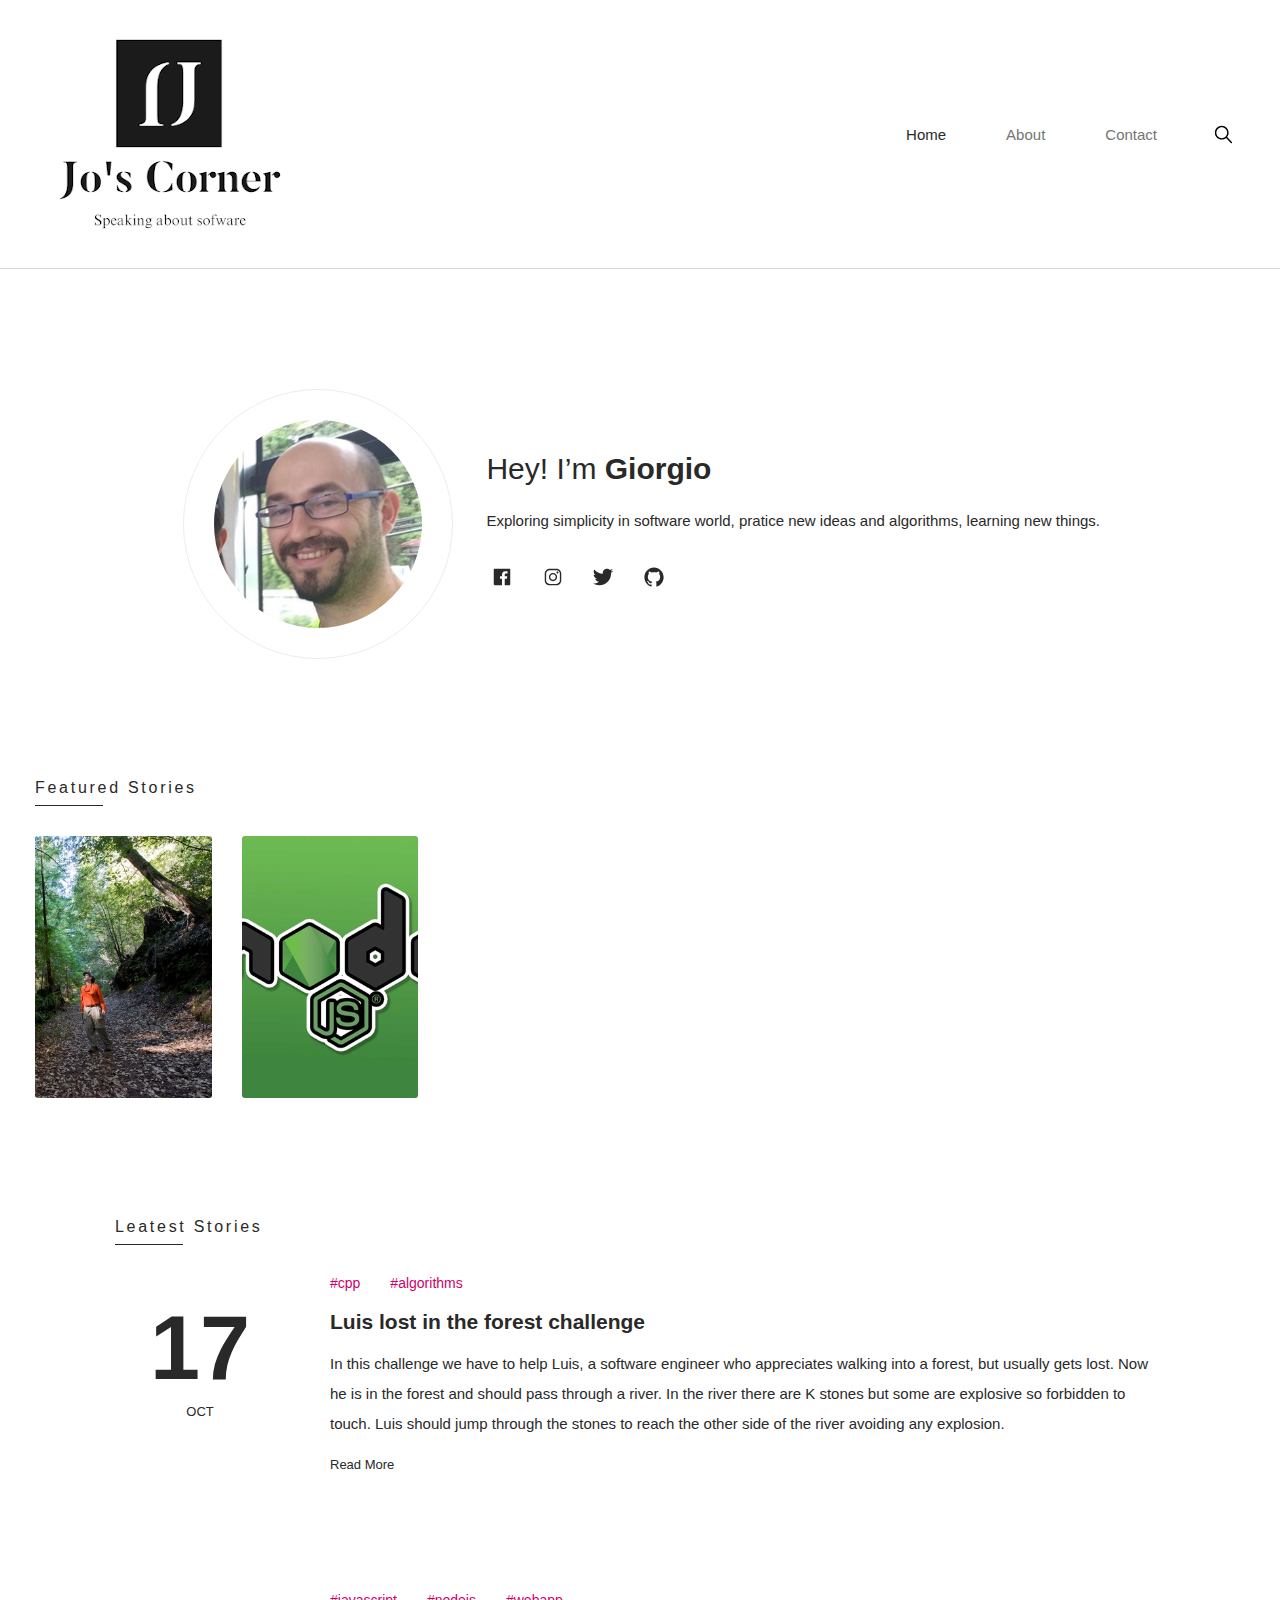
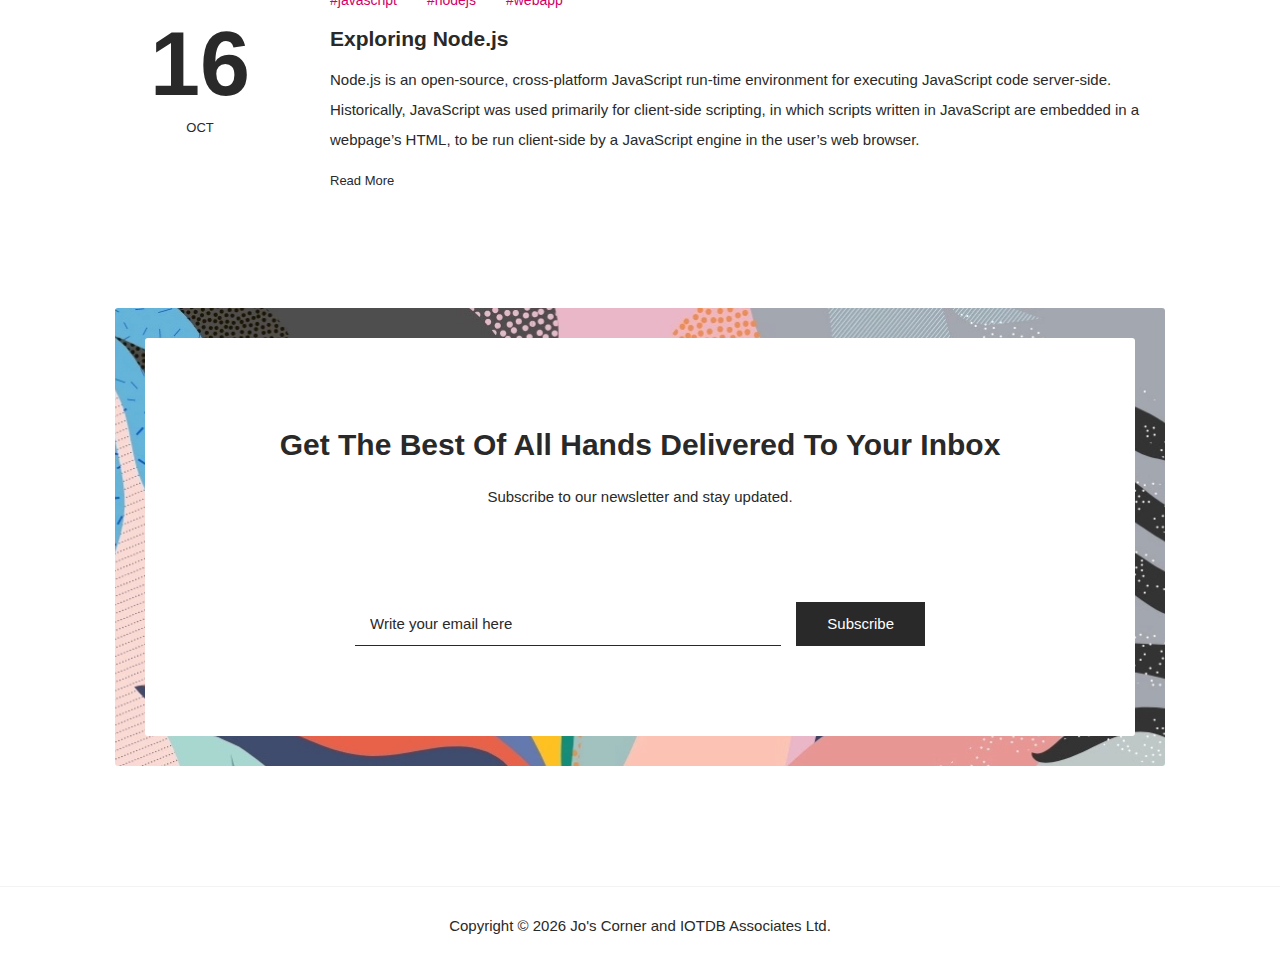
<file: index.html>
<!DOCTYPE html><html lang="en"><head><meta charSet="utf-8"/><meta http-equiv="x-ua-compatible" content="ie=edge"/><meta name="viewport" content="width=device-width, initial-scale=1, shrink-to-fit=no"/><style data-href="/styles.940ddc1b01f52d32e858.css" id="gatsby-global-css">@font-face{font-family:Montserrat;font-style:normal;font-display:swap;font-weight:100;src:local("Montserrat Thin "),local("Montserrat-Thin"),url(/static/montserrat-latin-100-191cc9f50f3b76b9617cb383f19acb7d.woff2) format("woff2"),url(/static/montserrat-latin-100-370318464551d5f25b0f0a78f374faac.woff) format("woff")}@font-face{font-family:Montserrat;font-style:italic;font-display:swap;font-weight:100;src:local("Montserrat Thin italic"),local("Montserrat-Thinitalic"),url(/static/montserrat-latin-100italic-bdeaeb79db315697bd173a55b097dc18.woff2) format("woff2"),url(/static/montserrat-latin-100italic-ecf7d49386e8f265878e735db34a7c4b.woff) format("woff")}@font-face{font-family:Montserrat;font-style:normal;font-display:swap;font-weight:200;src:local("Montserrat Extra Light "),local("Montserrat-Extra Light"),url(/static/montserrat-latin-200-85d5ef9db7f2dc6979172a4a3b2c57cb.woff2) format("woff2"),url(/static/montserrat-latin-200-1fc98e126a3d152549240e6244d7e669.woff) format("woff")}@font-face{font-family:Montserrat;font-style:italic;font-display:swap;font-weight:200;src:local("Montserrat Extra Light italic"),local("Montserrat-Extra Lightitalic"),url(/static/montserrat-latin-200italic-49095760a498d024fe1a85a078850df9.woff2) format("woff2"),url(/static/montserrat-latin-200italic-fe46cf8b9462c820457d3bf537e4057f.woff) format("woff")}@font-face{font-family:Montserrat;font-style:normal;font-display:swap;font-weight:300;src:local("Montserrat Light "),local("Montserrat-Light"),url(/static/montserrat-latin-300-7c3daf12b706645b5d3710f863a4da04.woff2) format("woff2"),url(/static/montserrat-latin-300-8dc95fab9cf98d02ca8d76e97d3dff60.woff) format("woff")}@font-face{font-family:Montserrat;font-style:italic;font-display:swap;font-weight:300;src:local("Montserrat Light italic"),local("Montserrat-Lightitalic"),url(/static/montserrat-latin-300italic-f20b178ca2024a5eac8e42e6649db86c.woff2) format("woff2"),url(/static/montserrat-latin-300italic-3fe16939288856e8e828fa2661bf2354.woff) format("woff")}@font-face{font-family:Montserrat;font-style:normal;font-display:swap;font-weight:400;src:local("Montserrat Regular "),local("Montserrat-Regular"),url(/static/montserrat-latin-400-bc3aa95dca08f5fee5291e34959c27bc.woff2) format("woff2"),url(/static/montserrat-latin-400-8102c4838f9e3d08dad644290a9cb701.woff) format("woff")}@font-face{font-family:Montserrat;font-style:italic;font-display:swap;font-weight:400;src:local("Montserrat Regular italic"),local("Montserrat-Regularitalic"),url(/static/montserrat-latin-400italic-5cad650422a7184467af5a4d17b264c4.woff2) format("woff2"),url(/static/montserrat-latin-400italic-d191f22af3bb50902b99ac577f81a322.woff) format("woff")}@font-face{font-family:Montserrat;font-style:normal;font-display:swap;font-weight:500;src:local("Montserrat Medium "),local("Montserrat-Medium"),url(/static/montserrat-latin-500-92d16e458625f4d2c8940f6bdca0ff09.woff2) format("woff2"),url(/static/montserrat-latin-500-8b763220218ffc11c57c84ddb80e7b26.woff) format("woff")}@font-face{font-family:Montserrat;font-style:italic;font-display:swap;font-weight:500;src:local("Montserrat Medium italic"),local("Montserrat-Mediumitalic"),url(/static/montserrat-latin-500italic-47bfcca6b69d6a9acca7a8bff17193e2.woff2) format("woff2"),url(/static/montserrat-latin-500italic-72c01f753c3940c0b9cb6bf2389caddf.woff) format("woff")}@font-face{font-family:Montserrat;font-style:normal;font-display:swap;font-weight:600;src:local("Montserrat SemiBold "),local("Montserrat-SemiBold"),url(/static/montserrat-latin-600-6fb1b5623e528e27c18658fecf5ee0ee.woff2) format("woff2"),url(/static/montserrat-latin-600-7c839d15a6f54e7025ba8c0c4b333e8f.woff) format("woff")}@font-face{font-family:Montserrat;font-style:italic;font-display:swap;font-weight:600;src:local("Montserrat SemiBold italic"),local("Montserrat-SemiBolditalic"),url(/static/montserrat-latin-600italic-60789af1c9338ed1a9546722ec54b4f7.woff2) format("woff2"),url(/static/montserrat-latin-600italic-f3d4de8d0afb19e777c79032ce828e3d.woff) format("woff")}@font-face{font-family:Montserrat;font-style:normal;font-display:swap;font-weight:700;src:local("Montserrat Bold "),local("Montserrat-Bold"),url(/static/montserrat-latin-700-39d93cf678c740f9f6b2b1cfde34bee3.woff2) format("woff2"),url(/static/montserrat-latin-700-80f10bd382f0df1cd650fec59f3c9394.woff) format("woff")}@font-face{font-family:Montserrat;font-style:italic;font-display:swap;font-weight:700;src:local("Montserrat Bold italic"),local("Montserrat-Bolditalic"),url(/static/montserrat-latin-700italic-ba136d97b14e82284dd595e257f11c47.woff2) format("woff2"),url(/static/montserrat-latin-700italic-8c98142b425630821139c24bd1698700.woff) format("woff")}@font-face{font-family:Montserrat;font-style:normal;font-display:swap;font-weight:800;src:local("Montserrat ExtraBold "),local("Montserrat-ExtraBold"),url(/static/montserrat-latin-800-b7018be9ed6cd94da8b6675b3a468c3b.woff2) format("woff2"),url(/static/montserrat-latin-800-9a9befcf50d64f9d2d19d8b1d1984add.woff) format("woff")}@font-face{font-family:Montserrat;font-style:italic;font-display:swap;font-weight:800;src:local("Montserrat ExtraBold italic"),local("Montserrat-ExtraBolditalic"),url(/static/montserrat-latin-800italic-540ffdd223d1a9ad3d4e678e1a23372e.woff2) format("woff2"),url(/static/montserrat-latin-800italic-897086f99f4e1f45e6b1e9368527d0bc.woff) format("woff")}@font-face{font-family:Montserrat;font-style:normal;font-display:swap;font-weight:900;src:local("Montserrat Black "),local("Montserrat-Black"),url(/static/montserrat-latin-900-58cd789700850375b834e8b6776002eb.woff2) format("woff2"),url(/static/montserrat-latin-900-26d42c9428780e545a540bbb50c84bce.woff) format("woff")}@font-face{font-family:Montserrat;font-style:italic;font-display:swap;font-weight:900;src:local("Montserrat Black italic"),local("Montserrat-Blackitalic"),url(/static/montserrat-latin-900italic-451157bc8861fe54f523b3669a3def71.woff2) format("woff2"),url(/static/montserrat-latin-900italic-a8ec4957e1c24f5793305763ad9845b3.woff) format("woff")}@font-face{font-family:Merriweather;font-style:normal;font-display:swap;font-weight:300;src:local("Merriweather Light "),local("Merriweather-Light"),url(/static/merriweather-latin-300-b1158cfcd4aacb9d8fb61625e37af46a.woff2) format("woff2"),url(/static/merriweather-latin-300-cc7de05e166e90320d7d896e0f72a19d.woff) format("woff")}@font-face{font-family:Merriweather;font-style:italic;font-display:swap;font-weight:300;src:local("Merriweather Light italic"),local("Merriweather-Lightitalic"),url(/static/merriweather-latin-300italic-8fe52a48089d6ebe46db0b8e7cc66263.woff2) format("woff2"),url(/static/merriweather-latin-300italic-e1331f5397c2a673f9d3765138debdb5.woff) format("woff")}@font-face{font-family:Merriweather;font-style:normal;font-display:swap;font-weight:400;src:local("Merriweather Regular "),local("Merriweather-Regular"),url(/static/merriweather-latin-400-8276fdb72ae8f4714d4e6eba704cc39f.woff2) format("woff2"),url(/static/merriweather-latin-400-69f09800f4f6479d06e44eba837df872.woff) format("woff")}@font-face{font-family:Merriweather;font-style:italic;font-display:swap;font-weight:400;src:local("Merriweather Regular italic"),local("Merriweather-Regularitalic"),url(/static/merriweather-latin-400italic-3a9be9ea9f7aa4af6de7307df21d9fc0.woff2) format("woff2"),url(/static/merriweather-latin-400italic-d76079ed7541a433a54f79316de086e9.woff) format("woff")}@font-face{font-family:Merriweather;font-style:normal;font-display:swap;font-weight:700;src:local("Merriweather Bold "),local("Merriweather-Bold"),url(/static/merriweather-latin-700-fa534be7ffa380e39a7f6e03bf9a5e03.woff2) format("woff2"),url(/static/merriweather-latin-700-ba56ea84b8084b7ff9677f50d3cd81bd.woff) format("woff")}@font-face{font-family:Merriweather;font-style:italic;font-display:swap;font-weight:700;src:local("Merriweather Bold italic"),local("Merriweather-Bolditalic"),url(/static/merriweather-latin-700italic-1ef5edaaa20ae53ea50399884c5e48c6.woff2) format("woff2"),url(/static/merriweather-latin-700italic-534bc9e7ce93c73d73426e46acd78092.woff) format("woff")}@font-face{font-family:Merriweather;font-style:normal;font-display:swap;font-weight:900;src:local("Merriweather Black "),local("Merriweather-Black"),url(/static/merriweather-latin-900-7528fb70e8a4a82c7305e72ff43ac25f.woff2) format("woff2"),url(/static/merriweather-latin-900-3799b6e2f5ed3fcccf9d7a708d7419fa.woff) format("woff")}@font-face{font-family:Merriweather;font-style:italic;font-display:swap;font-weight:900;src:local("Merriweather Black italic"),local("Merriweather-Blackitalic"),url(/static/merriweather-latin-900italic-e1b4d2aaa78e12ad84aaf8a56321e4c2.woff2) format("woff2"),url(/static/merriweather-latin-900italic-2ae22f731b3424e8dbb4b37f7ca6e708.woff) format("woff")}code[class*=language-],pre[class*=language-]{color:#000;background:none;text-shadow:0 1px #fff;font-family:Consolas,Monaco,Andale Mono,Ubuntu Mono,monospace;font-size:1em;text-align:left;white-space:pre;word-spacing:normal;word-break:normal;word-wrap:normal;line-height:1.5;-moz-tab-size:4;-o-tab-size:4;tab-size:4;-webkit-hyphens:none;-ms-hyphens:none;hyphens:none}code[class*=language-]::selection,code[class*=language-] ::selection,pre[class*=language-]::selection,pre[class*=language-] ::selection{text-shadow:none;background:#b3d4fc}@media print{code[class*=language-],pre[class*=language-]{text-shadow:none}}pre[class*=language-]{padding:1em;margin:.5em 0;overflow:auto}:not(pre)>code[class*=language-],pre[class*=language-]{background:#f5f2f0}:not(pre)>code[class*=language-]{padding:.1em;border-radius:.3em;white-space:normal}.token.cdata,.token.comment,.token.doctype,.token.prolog{color:#708090}.token.punctuation{color:#999}.token.namespace{opacity:.7}.token.boolean,.token.constant,.token.deleted,.token.number,.token.property,.token.symbol,.token.tag{color:#905}.token.attr-name,.token.builtin,.token.char,.token.inserted,.token.selector,.token.string{color:#690}.language-css .token.string,.style .token.string,.token.entity,.token.operator,.token.url{color:#9a6e3a;background:hsla(0,0%,100%,.5)}.token.atrule,.token.attr-value,.token.keyword{color:#07a}.token.class-name,.token.function{color:#dd4a68}.token.important,.token.regex,.token.variable{color:#e90}.token.bold,.token.important{font-weight:700}.token.italic{font-style:italic}.token.entity{cursor:help}@font-face{font-family:KaTeX_AMS;src:url(/static/KaTeX_AMS-Regular-e78e28b4834954df047e4925e9dbf354.woff2) format("woff2"),url(/static/KaTeX_AMS-Regular-7f06b4e30317f784d61d26686aed0ab2.woff) format("woff"),url(/static/KaTeX_AMS-Regular-aaf4eee9fba9907d61c3935e0b6a54ae.ttf) format("truetype");font-weight:400;font-style:normal}@font-face{font-family:KaTeX_Caligraphic;src:url(/static/KaTeX_Caligraphic-Bold-4ec58befa687e9752c3c91cd9bcf1bcb.woff2) format("woff2"),url(/static/KaTeX_Caligraphic-Bold-1e802ca9dedc4ed4e3c6f645e4316128.woff) format("woff"),url(/static/KaTeX_Caligraphic-Bold-021dd4dc61ee5f5cdf315f43b48c094b.ttf) format("truetype");font-weight:700;font-style:normal}@font-face{font-family:KaTeX_Caligraphic;src:url(/static/KaTeX_Caligraphic-Regular-7edb53b6693d75b8a2232481eea1a52c.woff2) format("woff2"),url(/static/KaTeX_Caligraphic-Regular-d3b46c3a530116933081d9d74e3e9fe8.woff) format("woff"),url(/static/KaTeX_Caligraphic-Regular-d49f2d55ce4f40f982d8ba63d746fbf9.ttf) format("truetype");font-weight:400;font-style:normal}@font-face{font-family:KaTeX_Fraktur;src:url(/static/KaTeX_Fraktur-Bold-d5b59ec9764e10f4a82369ae29f3ac58.woff2) format("woff2"),url(/static/KaTeX_Fraktur-Bold-c4c8cab7d5be97b2bb283e531c077355.woff) format("woff"),url(/static/KaTeX_Fraktur-Bold-a31e7cba7b7221ebf1a2ae545fb306b2.ttf) format("truetype");font-weight:700;font-style:normal}@font-face{font-family:KaTeX_Fraktur;src:url(/static/KaTeX_Fraktur-Regular-32a5339eb809f381a7357ba56f82aab3.woff2) format("woff2"),url(/static/KaTeX_Fraktur-Regular-b7d9c46bff5d51da6209e355cc4a235d.woff) format("woff"),url(/static/KaTeX_Fraktur-Regular-a48dad4f58c82e38a10da0ceebb86370.ttf) format("truetype");font-weight:400;font-style:normal}@font-face{font-family:KaTeX_Main;src:url(/static/KaTeX_Main-Bold-8e1e01c4b1207c0a383d9a2b4f86e637.woff2) format("woff2"),url(/static/KaTeX_Main-Bold-22086eb5d97009c3e99bcc1d16ce6865.woff) format("woff"),url(/static/KaTeX_Main-Bold-9ceff51b3cb7ce6eb4e8efa8163a1472.ttf) format("truetype");font-weight:700;font-style:normal}@font-face{font-family:KaTeX_Main;src:url(/static/KaTeX_Main-BoldItalic-284a17fe5baf72ff8217d4c7e70c0f82.woff2) format("woff2"),url(/static/KaTeX_Main-BoldItalic-4c57dbc44bfff1fdf08a59cf556fdab3.woff) format("woff"),url(/static/KaTeX_Main-BoldItalic-e8b44b990516dab7937bf240fde8b46a.ttf) format("truetype");font-weight:700;font-style:italic}@font-face{font-family:KaTeX_Main;src:url(/static/KaTeX_Main-Italic-e533d5a2506cf053cd671b335ec04dde.woff2) format("woff2"),url(/static/KaTeX_Main-Italic-99be0e10c38cd42466e6fe1665ef9536.woff) format("woff"),url(/static/KaTeX_Main-Italic-29c86397e75cdcb3135af8295f1c2e28.ttf) format("truetype");font-weight:400;font-style:italic}@font-face{font-family:KaTeX_Main;src:url(/static/KaTeX_Main-Regular-5c734d78610fa35282f3379f866707f2.woff2) format("woff2"),url(/static/KaTeX_Main-Regular-b741441f6d71014d0453ca3ebc884dd4.woff) format("woff"),url(/static/KaTeX_Main-Regular-5c94aef490324b0925dbe5f643e8fd04.ttf) format("truetype");font-weight:400;font-style:normal}@font-face{font-family:KaTeX_Math;src:url(/static/KaTeX_Math-BoldItalic-d747bd1e7a6a43864285edd73dcde253.woff2) format("woff2"),url(/static/KaTeX_Math-BoldItalic-b13731ef4e2bfc3d8d859271e39550fc.woff) format("woff"),url(/static/KaTeX_Math-BoldItalic-9a2834a9ff8ab411153571e0e55ac693.ttf) format("truetype");font-weight:700;font-style:italic}@font-face{font-family:KaTeX_Math;src:url(/static/KaTeX_Math-Italic-4ad08b826b8065e1eab85324d726538c.woff2) format("woff2"),url(/static/KaTeX_Math-Italic-f0303906c2a67ac63bf1e8ccd638a89e.woff) format("woff"),url(/static/KaTeX_Math-Italic-291e76b8871b84560701bd29f9d1dcc7.ttf) format("truetype");font-weight:400;font-style:italic}@font-face{font-family:"KaTeX_SansSerif";src:url(/static/KaTeX_SansSerif-Bold-6e0830bee40435e72165345e0682fbfc.woff2) format("woff2"),url(/static/KaTeX_SansSerif-Bold-3fb419559955e3ce75619f1a5e8c6c84.woff) format("woff"),url(/static/KaTeX_SansSerif-Bold-7dc027cba9f7b11ec92af4a311372a85.ttf) format("truetype");font-weight:700;font-style:normal}@font-face{font-family:"KaTeX_SansSerif";src:url(/static/KaTeX_SansSerif-Italic-fba01c9c6fb2866a0f95bcacb2c187a5.woff2) format("woff2"),url(/static/KaTeX_SansSerif-Italic-727a9b0d97d72d2fc0228fe4e07fb4d8.woff) format("woff"),url(/static/KaTeX_SansSerif-Italic-4059868e460d2d2e6be18e180d20c43d.ttf) format("truetype");font-weight:400;font-style:italic}@font-face{font-family:"KaTeX_SansSerif";src:url(/static/KaTeX_SansSerif-Regular-d929cd671b19f0cfea55b6200fb47461.woff2) format("woff2"),url(/static/KaTeX_SansSerif-Regular-2555754a67062cac3a0913b715ab982f.woff) format("woff"),url(/static/KaTeX_SansSerif-Regular-5c58d168c0b66d2c32234a6718e74dfb.ttf) format("truetype");font-weight:400;font-style:normal}@font-face{font-family:KaTeX_Script;src:url(/static/KaTeX_Script-Regular-755e2491f13b5269f0afd5a56f7aa692.woff2) format("woff2"),url(/static/KaTeX_Script-Regular-d524c9a5b62a17f98f4a97af37fea735.woff) format("woff"),url(/static/KaTeX_Script-Regular-d12ea9efb375f9dc331f562e69892638.ttf) format("truetype");font-weight:400;font-style:normal}@font-face{font-family:KaTeX_Size1;src:url([data-uri]) format("woff2"),url([data-uri]) format("woff"),url(/static/KaTeX_Size1-Regular-7342d45b052c3a2abc21049959fbab7f.ttf) format("truetype");font-weight:400;font-style:normal}@font-face{font-family:KaTeX_Size2;src:url([data-uri]) format("woff2"),url([data-uri]) format("woff"),url(/static/KaTeX_Size2-Regular-eb130dcc661de766c999c60ba1525a88.ttf) format("truetype");font-weight:400;font-style:normal}@font-face{font-family:KaTeX_Size3;src:url([data-uri]) format("woff2"),url([data-uri]) format("woff"),url([data-uri]) format("truetype");font-weight:400;font-style:normal}@font-face{font-family:KaTeX_Size4;src:url([data-uri]) format("woff2"),url([data-uri]) format("woff"),url(/static/KaTeX_Size4-Regular-ad7672524b64b730dfd176140a8945cb.ttf) format("truetype");font-weight:400;font-style:normal}@font-face{font-family:KaTeX_Typewriter;src:url(/static/KaTeX_Typewriter-Regular-6cc31ea5c223c88705a13727a71417fa.woff2) format("woff2"),url(/static/KaTeX_Typewriter-Regular-3fe216d2a5f736c560cde71984554b64.woff) format("woff"),url(/static/KaTeX_Typewriter-Regular-257023560753aeb0b89b7e434d3da17f.ttf) format("truetype");font-weight:400;font-style:normal}.katex{font:normal 1.21em KaTeX_Main,Times New Roman,serif;line-height:1.2;text-indent:0;text-rendering:auto}.katex *{-ms-high-contrast-adjust:none!important}.katex .katex-version:after{content:"0.11.1"}.katex .katex-mathml{position:absolute;clip:rect(1px,1px,1px,1px);padding:0;border:0;height:1px;width:1px;overflow:hidden}.katex .katex-html>.newline{display:block}.katex .base{position:relative;white-space:nowrap;width:-webkit-min-content;width:-moz-min-content;width:min-content}.katex .base,.katex .strut{display:inline-block}.katex .textbf{font-weight:700}.katex .textit{font-style:italic}.katex .textrm{font-family:KaTeX_Main}.katex .textsf{font-family:KaTeX_SansSerif}.katex .texttt{font-family:KaTeX_Typewriter}.katex .mathdefault{font-family:KaTeX_Math;font-style:italic}.katex .mathit{font-family:KaTeX_Main;font-style:italic}.katex .mathrm{font-style:normal}.katex .mathbf{font-family:KaTeX_Main;font-weight:700}.katex .boldsymbol{font-family:KaTeX_Math;font-weight:700;font-style:italic}.katex .amsrm,.katex .mathbb,.katex .textbb{font-family:KaTeX_AMS}.katex .mathcal{font-family:KaTeX_Caligraphic}.katex .mathfrak,.katex .textfrak{font-family:KaTeX_Fraktur}.katex .mathtt{font-family:KaTeX_Typewriter}.katex .mathscr,.katex .textscr{font-family:KaTeX_Script}.katex .mathsf,.katex .textsf{font-family:KaTeX_SansSerif}.katex .mathboldsf,.katex .textboldsf{font-family:KaTeX_SansSerif;font-weight:700}.katex .mathitsf,.katex .textitsf{font-family:KaTeX_SansSerif;font-style:italic}.katex .mainrm{font-family:KaTeX_Main;font-style:normal}.katex .vlist-t{display:inline-table;table-layout:fixed}.katex .vlist-r{display:table-row}.katex .vlist{display:table-cell;vertical-align:bottom;position:relative}.katex .vlist>span{display:block;height:0;position:relative}.katex .vlist>span>span{display:inline-block}.katex .vlist>span>.pstrut{overflow:hidden;width:0}.katex .vlist-t2{margin-right:-2px}.katex .vlist-s{display:table-cell;vertical-align:bottom;font-size:1px;width:2px;min-width:2px}.katex .msupsub{text-align:left}.katex .mfrac>span>span{text-align:center}.katex .mfrac .frac-line{display:inline-block;width:100%;border-bottom-style:solid}.katex .hdashline,.katex .hline,.katex .mfrac .frac-line,.katex .overline .overline-line,.katex .rule,.katex .underline .underline-line{min-height:1px}.katex .mspace{display:inline-block}.katex .clap,.katex .llap,.katex .rlap{width:0;position:relative}.katex .clap>.inner,.katex .llap>.inner,.katex .rlap>.inner{position:absolute}.katex .clap>.fix,.katex .llap>.fix,.katex .rlap>.fix{display:inline-block}.katex .llap>.inner{right:0}.katex .clap>.inner,.katex .rlap>.inner{left:0}.katex .clap>.inner>span{margin-left:-50%;margin-right:50%}.katex .rule{display:inline-block;border:0 solid;position:relative}.katex .hline,.katex .overline .overline-line,.katex .underline .underline-line{display:inline-block;width:100%;border-bottom-style:solid}.katex .hdashline{display:inline-block;width:100%;border-bottom-style:dashed}.katex .sqrt>.root{margin-left:.27777778em;margin-right:-.55555556em}.katex .fontsize-ensurer.reset-size1.size1,.katex .sizing.reset-size1.size1{font-size:1em}.katex .fontsize-ensurer.reset-size1.size2,.katex .sizing.reset-size1.size2{font-size:1.2em}.katex .fontsize-ensurer.reset-size1.size3,.katex .sizing.reset-size1.size3{font-size:1.4em}.katex .fontsize-ensurer.reset-size1.size4,.katex .sizing.reset-size1.size4{font-size:1.6em}.katex .fontsize-ensurer.reset-size1.size5,.katex .sizing.reset-size1.size5{font-size:1.8em}.katex .fontsize-ensurer.reset-size1.size6,.katex .sizing.reset-size1.size6{font-size:2em}.katex .fontsize-ensurer.reset-size1.size7,.katex .sizing.reset-size1.size7{font-size:2.4em}.katex .fontsize-ensurer.reset-size1.size8,.katex .sizing.reset-size1.size8{font-size:2.88em}.katex .fontsize-ensurer.reset-size1.size9,.katex .sizing.reset-size1.size9{font-size:3.456em}.katex .fontsize-ensurer.reset-size1.size10,.katex .sizing.reset-size1.size10{font-size:4.148em}.katex .fontsize-ensurer.reset-size1.size11,.katex .sizing.reset-size1.size11{font-size:4.976em}.katex .fontsize-ensurer.reset-size2.size1,.katex .sizing.reset-size2.size1{font-size:.83333333em}.katex .fontsize-ensurer.reset-size2.size2,.katex .sizing.reset-size2.size2{font-size:1em}.katex .fontsize-ensurer.reset-size2.size3,.katex .sizing.reset-size2.size3{font-size:1.16666667em}.katex .fontsize-ensurer.reset-size2.size4,.katex .sizing.reset-size2.size4{font-size:1.33333333em}.katex .fontsize-ensurer.reset-size2.size5,.katex .sizing.reset-size2.size5{font-size:1.5em}.katex .fontsize-ensurer.reset-size2.size6,.katex .sizing.reset-size2.size6{font-size:1.66666667em}.katex .fontsize-ensurer.reset-size2.size7,.katex .sizing.reset-size2.size7{font-size:2em}.katex .fontsize-ensurer.reset-size2.size8,.katex .sizing.reset-size2.size8{font-size:2.4em}.katex .fontsize-ensurer.reset-size2.size9,.katex .sizing.reset-size2.size9{font-size:2.88em}.katex .fontsize-ensurer.reset-size2.size10,.katex .sizing.reset-size2.size10{font-size:3.45666667em}.katex .fontsize-ensurer.reset-size2.size11,.katex .sizing.reset-size2.size11{font-size:4.14666667em}.katex .fontsize-ensurer.reset-size3.size1,.katex .sizing.reset-size3.size1{font-size:.71428571em}.katex .fontsize-ensurer.reset-size3.size2,.katex .sizing.reset-size3.size2{font-size:.85714286em}.katex .fontsize-ensurer.reset-size3.size3,.katex .sizing.reset-size3.size3{font-size:1em}.katex .fontsize-ensurer.reset-size3.size4,.katex .sizing.reset-size3.size4{font-size:1.14285714em}.katex .fontsize-ensurer.reset-size3.size5,.katex .sizing.reset-size3.size5{font-size:1.28571429em}.katex .fontsize-ensurer.reset-size3.size6,.katex .sizing.reset-size3.size6{font-size:1.42857143em}.katex .fontsize-ensurer.reset-size3.size7,.katex .sizing.reset-size3.size7{font-size:1.71428571em}.katex .fontsize-ensurer.reset-size3.size8,.katex .sizing.reset-size3.size8{font-size:2.05714286em}.katex .fontsize-ensurer.reset-size3.size9,.katex .sizing.reset-size3.size9{font-size:2.46857143em}.katex .fontsize-ensurer.reset-size3.size10,.katex .sizing.reset-size3.size10{font-size:2.96285714em}.katex .fontsize-ensurer.reset-size3.size11,.katex .sizing.reset-size3.size11{font-size:3.55428571em}.katex .fontsize-ensurer.reset-size4.size1,.katex .sizing.reset-size4.size1{font-size:.625em}.katex .fontsize-ensurer.reset-size4.size2,.katex .sizing.reset-size4.size2{font-size:.75em}.katex .fontsize-ensurer.reset-size4.size3,.katex .sizing.reset-size4.size3{font-size:.875em}.katex .fontsize-ensurer.reset-size4.size4,.katex .sizing.reset-size4.size4{font-size:1em}.katex .fontsize-ensurer.reset-size4.size5,.katex .sizing.reset-size4.size5{font-size:1.125em}.katex .fontsize-ensurer.reset-size4.size6,.katex .sizing.reset-size4.size6{font-size:1.25em}.katex .fontsize-ensurer.reset-size4.size7,.katex .sizing.reset-size4.size7{font-size:1.5em}.katex .fontsize-ensurer.reset-size4.size8,.katex .sizing.reset-size4.size8{font-size:1.8em}.katex .fontsize-ensurer.reset-size4.size9,.katex .sizing.reset-size4.size9{font-size:2.16em}.katex .fontsize-ensurer.reset-size4.size10,.katex .sizing.reset-size4.size10{font-size:2.5925em}.katex .fontsize-ensurer.reset-size4.size11,.katex .sizing.reset-size4.size11{font-size:3.11em}.katex .fontsize-ensurer.reset-size5.size1,.katex .sizing.reset-size5.size1{font-size:.55555556em}.katex .fontsize-ensurer.reset-size5.size2,.katex .sizing.reset-size5.size2{font-size:.66666667em}.katex .fontsize-ensurer.reset-size5.size3,.katex .sizing.reset-size5.size3{font-size:.77777778em}.katex .fontsize-ensurer.reset-size5.size4,.katex .sizing.reset-size5.size4{font-size:.88888889em}.katex .fontsize-ensurer.reset-size5.size5,.katex .sizing.reset-size5.size5{font-size:1em}.katex .fontsize-ensurer.reset-size5.size6,.katex .sizing.reset-size5.size6{font-size:1.11111111em}.katex .fontsize-ensurer.reset-size5.size7,.katex .sizing.reset-size5.size7{font-size:1.33333333em}.katex .fontsize-ensurer.reset-size5.size8,.katex .sizing.reset-size5.size8{font-size:1.6em}.katex .fontsize-ensurer.reset-size5.size9,.katex .sizing.reset-size5.size9{font-size:1.92em}.katex .fontsize-ensurer.reset-size5.size10,.katex .sizing.reset-size5.size10{font-size:2.30444444em}.katex .fontsize-ensurer.reset-size5.size11,.katex .sizing.reset-size5.size11{font-size:2.76444444em}.katex .fontsize-ensurer.reset-size6.size1,.katex .sizing.reset-size6.size1{font-size:.5em}.katex .fontsize-ensurer.reset-size6.size2,.katex .sizing.reset-size6.size2{font-size:.6em}.katex .fontsize-ensurer.reset-size6.size3,.katex .sizing.reset-size6.size3{font-size:.7em}.katex .fontsize-ensurer.reset-size6.size4,.katex .sizing.reset-size6.size4{font-size:.8em}.katex .fontsize-ensurer.reset-size6.size5,.katex .sizing.reset-size6.size5{font-size:.9em}.katex .fontsize-ensurer.reset-size6.size6,.katex .sizing.reset-size6.size6{font-size:1em}.katex .fontsize-ensurer.reset-size6.size7,.katex .sizing.reset-size6.size7{font-size:1.2em}.katex .fontsize-ensurer.reset-size6.size8,.katex .sizing.reset-size6.size8{font-size:1.44em}.katex .fontsize-ensurer.reset-size6.size9,.katex .sizing.reset-size6.size9{font-size:1.728em}.katex .fontsize-ensurer.reset-size6.size10,.katex .sizing.reset-size6.size10{font-size:2.074em}.katex .fontsize-ensurer.reset-size6.size11,.katex .sizing.reset-size6.size11{font-size:2.488em}.katex .fontsize-ensurer.reset-size7.size1,.katex .sizing.reset-size7.size1{font-size:.41666667em}.katex .fontsize-ensurer.reset-size7.size2,.katex .sizing.reset-size7.size2{font-size:.5em}.katex .fontsize-ensurer.reset-size7.size3,.katex .sizing.reset-size7.size3{font-size:.58333333em}.katex .fontsize-ensurer.reset-size7.size4,.katex .sizing.reset-size7.size4{font-size:.66666667em}.katex .fontsize-ensurer.reset-size7.size5,.katex .sizing.reset-size7.size5{font-size:.75em}.katex .fontsize-ensurer.reset-size7.size6,.katex .sizing.reset-size7.size6{font-size:.83333333em}.katex .fontsize-ensurer.reset-size7.size7,.katex .sizing.reset-size7.size7{font-size:1em}.katex .fontsize-ensurer.reset-size7.size8,.katex .sizing.reset-size7.size8{font-size:1.2em}.katex .fontsize-ensurer.reset-size7.size9,.katex .sizing.reset-size7.size9{font-size:1.44em}.katex .fontsize-ensurer.reset-size7.size10,.katex .sizing.reset-size7.size10{font-size:1.72833333em}.katex .fontsize-ensurer.reset-size7.size11,.katex .sizing.reset-size7.size11{font-size:2.07333333em}.katex .fontsize-ensurer.reset-size8.size1,.katex .sizing.reset-size8.size1{font-size:.34722222em}.katex .fontsize-ensurer.reset-size8.size2,.katex .sizing.reset-size8.size2{font-size:.41666667em}.katex .fontsize-ensurer.reset-size8.size3,.katex .sizing.reset-size8.size3{font-size:.48611111em}.katex .fontsize-ensurer.reset-size8.size4,.katex .sizing.reset-size8.size4{font-size:.55555556em}.katex .fontsize-ensurer.reset-size8.size5,.katex .sizing.reset-size8.size5{font-size:.625em}.katex .fontsize-ensurer.reset-size8.size6,.katex .sizing.reset-size8.size6{font-size:.69444444em}.katex .fontsize-ensurer.reset-size8.size7,.katex .sizing.reset-size8.size7{font-size:.83333333em}.katex .fontsize-ensurer.reset-size8.size8,.katex .sizing.reset-size8.size8{font-size:1em}.katex .fontsize-ensurer.reset-size8.size9,.katex .sizing.reset-size8.size9{font-size:1.2em}.katex .fontsize-ensurer.reset-size8.size10,.katex .sizing.reset-size8.size10{font-size:1.44027778em}.katex .fontsize-ensurer.reset-size8.size11,.katex .sizing.reset-size8.size11{font-size:1.72777778em}.katex .fontsize-ensurer.reset-size9.size1,.katex .sizing.reset-size9.size1{font-size:.28935185em}.katex .fontsize-ensurer.reset-size9.size2,.katex .sizing.reset-size9.size2{font-size:.34722222em}.katex .fontsize-ensurer.reset-size9.size3,.katex .sizing.reset-size9.size3{font-size:.40509259em}.katex .fontsize-ensurer.reset-size9.size4,.katex .sizing.reset-size9.size4{font-size:.46296296em}.katex .fontsize-ensurer.reset-size9.size5,.katex .sizing.reset-size9.size5{font-size:.52083333em}.katex .fontsize-ensurer.reset-size9.size6,.katex .sizing.reset-size9.size6{font-size:.5787037em}.katex .fontsize-ensurer.reset-size9.size7,.katex .sizing.reset-size9.size7{font-size:.69444444em}.katex .fontsize-ensurer.reset-size9.size8,.katex .sizing.reset-size9.size8{font-size:.83333333em}.katex .fontsize-ensurer.reset-size9.size9,.katex .sizing.reset-size9.size9{font-size:1em}.katex .fontsize-ensurer.reset-size9.size10,.katex .sizing.reset-size9.size10{font-size:1.20023148em}.katex .fontsize-ensurer.reset-size9.size11,.katex .sizing.reset-size9.size11{font-size:1.43981481em}.katex .fontsize-ensurer.reset-size10.size1,.katex .sizing.reset-size10.size1{font-size:.24108004em}.katex .fontsize-ensurer.reset-size10.size2,.katex .sizing.reset-size10.size2{font-size:.28929605em}.katex .fontsize-ensurer.reset-size10.size3,.katex .sizing.reset-size10.size3{font-size:.33751205em}.katex .fontsize-ensurer.reset-size10.size4,.katex .sizing.reset-size10.size4{font-size:.38572806em}.katex .fontsize-ensurer.reset-size10.size5,.katex .sizing.reset-size10.size5{font-size:.43394407em}.katex .fontsize-ensurer.reset-size10.size6,.katex .sizing.reset-size10.size6{font-size:.48216008em}.katex .fontsize-ensurer.reset-size10.size7,.katex .sizing.reset-size10.size7{font-size:.57859209em}.katex .fontsize-ensurer.reset-size10.size8,.katex .sizing.reset-size10.size8{font-size:.69431051em}.katex .fontsize-ensurer.reset-size10.size9,.katex .sizing.reset-size10.size9{font-size:.83317261em}.katex .fontsize-ensurer.reset-size10.size10,.katex .sizing.reset-size10.size10{font-size:1em}.katex .fontsize-ensurer.reset-size10.size11,.katex .sizing.reset-size10.size11{font-size:1.19961427em}.katex .fontsize-ensurer.reset-size11.size1,.katex .sizing.reset-size11.size1{font-size:.20096463em}.katex .fontsize-ensurer.reset-size11.size2,.katex .sizing.reset-size11.size2{font-size:.24115756em}.katex .fontsize-ensurer.reset-size11.size3,.katex .sizing.reset-size11.size3{font-size:.28135048em}.katex .fontsize-ensurer.reset-size11.size4,.katex .sizing.reset-size11.size4{font-size:.32154341em}.katex .fontsize-ensurer.reset-size11.size5,.katex .sizing.reset-size11.size5{font-size:.36173633em}.katex .fontsize-ensurer.reset-size11.size6,.katex .sizing.reset-size11.size6{font-size:.40192926em}.katex .fontsize-ensurer.reset-size11.size7,.katex .sizing.reset-size11.size7{font-size:.48231511em}.katex .fontsize-ensurer.reset-size11.size8,.katex .sizing.reset-size11.size8{font-size:.57877814em}.katex .fontsize-ensurer.reset-size11.size9,.katex .sizing.reset-size11.size9{font-size:.69453376em}.katex .fontsize-ensurer.reset-size11.size10,.katex .sizing.reset-size11.size10{font-size:.83360129em}.katex .fontsize-ensurer.reset-size11.size11,.katex .sizing.reset-size11.size11{font-size:1em}.katex .delimsizing.size1{font-family:KaTeX_Size1}.katex .delimsizing.size2{font-family:KaTeX_Size2}.katex .delimsizing.size3{font-family:KaTeX_Size3}.katex .delimsizing.size4{font-family:KaTeX_Size4}.katex .delimsizing.mult .delim-size1>span{font-family:KaTeX_Size1}.katex .delimsizing.mult .delim-size4>span{font-family:KaTeX_Size4}.katex .nulldelimiter{display:inline-block;width:.12em}.katex .delimcenter,.katex .op-symbol{position:relative}.katex .op-symbol.small-op{font-family:KaTeX_Size1}.katex .op-symbol.large-op{font-family:KaTeX_Size2}.katex .accent>.vlist-t,.katex .op-limits>.vlist-t{text-align:center}.katex .accent .accent-body{position:relative}.katex .accent .accent-body:not(.accent-full){width:0}.katex .overlay{display:block}.katex .mtable .vertical-separator{display:inline-block;min-width:1px}.katex .mtable .arraycolsep{display:inline-block}.katex .mtable .col-align-c>.vlist-t{text-align:center}.katex .mtable .col-align-l>.vlist-t{text-align:left}.katex .mtable .col-align-r>.vlist-t{text-align:right}.katex .svg-align{text-align:left}.katex svg{display:block;position:absolute;width:100%;height:inherit;fill:currentColor;stroke:currentColor;fill-rule:nonzero;fill-opacity:1;stroke-width:1;stroke-linecap:butt;stroke-linejoin:miter;stroke-miterlimit:4;stroke-dasharray:none;stroke-dashoffset:0;stroke-opacity:1}.katex svg path{stroke:none}.katex img{border-style:none;min-width:0;min-height:0;max-width:none;max-height:none}.katex .stretchy{width:100%;display:block;position:relative;overflow:hidden}.katex .stretchy:after,.katex .stretchy:before{content:""}.katex .hide-tail{width:100%;position:relative;overflow:hidden}.katex .halfarrow-left{position:absolute;left:0;width:50.2%;overflow:hidden}.katex .halfarrow-right{position:absolute;right:0;width:50.2%;overflow:hidden}.katex .brace-left{position:absolute;left:0;width:25.1%;overflow:hidden}.katex .brace-center{position:absolute;left:25%;width:50%;overflow:hidden}.katex .brace-right{position:absolute;right:0;width:25.1%;overflow:hidden}.katex .x-arrow-pad{padding:0 .5em}.katex .mover,.katex .munder,.katex .x-arrow{text-align:center}.katex .boxpad{padding:0 .3em}.katex .fbox,.katex .fcolorbox{box-sizing:border-box;border:.04em solid}.katex .cancel-pad{padding:0 .2em}.katex .cancel-lap{margin-left:-.2em;margin-right:-.2em}.katex .sout{border-bottom-style:solid;border-bottom-width:.08em}.katex-display{display:block;margin:1em 0;text-align:center}.katex-display>.katex{display:block;text-align:center;white-space:nowrap}.katex-display>.katex>.katex-html{display:block;position:relative}.katex-display>.katex>.katex-html>.tag{position:absolute;right:0}.katex-display.leqno>.katex>.katex-html>.tag{left:0;right:auto}.katex-display.fleqn>.katex{text-align:left}.drawer{position:fixed;top:0;z-index:9999;transition:width 0s ease .3s,height 0s ease .3s,transform .3s cubic-bezier(.78,.14,.15,.86)}.drawer>*{transition:transform .3s cubic-bezier(.78,.14,.15,.86),opacity .3s cubic-bezier(.78,.14,.15,.86),box-shadow .3s cubic-bezier(.78,.14,.15,.86)}.drawer.drawer-open{transition:transform .3s cubic-bezier(.78,.14,.15,.86)}.drawer .drawer-mask{background:#000;opacity:0;width:100%;height:0;position:absolute;top:0;left:0;transition:opacity .3s cubic-bezier(.78,.14,.15,.86),height 0s ease .3s}.drawer-content-wrapper{position:absolute;background:#fff}.drawer-content{overflow:auto;z-index:1;position:relative}.drawer-handle{position:absolute;top:72px;width:41px;height:40px;cursor:pointer;z-index:0;text-align:center;line-height:40px;font-size:16px;display:flex;justify-content:center;align-items:center;background:#fff}.drawer-handle-icon{width:14px;height:2px;background:#333;position:relative;transition:background .3s cubic-bezier(.78,.14,.15,.86)}.drawer-handle-icon:after,.drawer-handle-icon:before{content:"";display:block;position:absolute;background:#333;width:100%;height:2px;transition:transform .3s cubic-bezier(.78,.14,.15,.86)}.drawer-handle-icon:before{top:-5px}.drawer-handle-icon:after{top:5px}.drawer-left,.drawer-right{width:0;height:100%}.drawer-left .drawer-content,.drawer-left .drawer-content-wrapper,.drawer-right .drawer-content,.drawer-right .drawer-content-wrapper{height:100%}.drawer-left.drawer-open,.drawer-right.drawer-open{width:100%}.drawer-left.drawer-open.no-mask,.drawer-right.drawer-open.no-mask{width:0}.drawer-left{left:0}.drawer-left .drawer-handle{right:-40px;border-radius:0 4px 4px 0}.drawer-left .drawer-handle,.drawer-left.drawer-open .drawer-content-wrapper{box-shadow:2px 0 8px rgba(0,0,0,.15)}.drawer-right,.drawer-right .drawer-content-wrapper{right:0}.drawer-right .drawer-handle{left:-40px;border-radius:4px 0 0 4px}.drawer-right .drawer-handle,.drawer-right.drawer-open .drawer-content-wrapper{box-shadow:-2px 0 8px rgba(0,0,0,.15)}.drawer-right.drawer-open.no-mask{right:1px;transform:translateX(1px)}.drawer-bottom,.drawer-top{width:100%;height:0%}.drawer-bottom .drawer-content,.drawer-bottom .drawer-content-wrapper,.drawer-top .drawer-content,.drawer-top .drawer-content-wrapper{width:100%}.drawer-bottom .drawer-content,.drawer-bottom.drawer-open,.drawer-top .drawer-content,.drawer-top.drawer-open{height:100%}.drawer-bottom.drawer-open.no-mask,.drawer-top.drawer-open.no-mask{height:0%}.drawer-bottom .drawer-handle,.drawer-top .drawer-handle{left:50%;margin-left:-20px}.drawer-top{top:0}.drawer-top .drawer-handle{top:auto;bottom:-40px;border-radius:0 0 4px 4px}.drawer-top .drawer-handle,.drawer-top.drawer-open .drawer-content-wrapper{box-shadow:0 2px 8px rgba(0,0,0,.15)}.drawer-bottom,.drawer-bottom .drawer-content-wrapper{bottom:0}.drawer-bottom .drawer-handle{top:-40px;border-radius:4px 4px 0 0}.drawer-bottom .drawer-handle,.drawer-bottom.drawer-open .drawer-content-wrapper{box-shadow:0 -2px 8px rgba(0,0,0,.15)}.drawer-bottom.drawer-open.no-mask{bottom:1px;transform:translateY(1px)}.drawer.drawer-open .drawer-mask{opacity:.3;height:100%;transition:opacity .3s cubic-bezier(.78,.14,.15,.86)}.drawer.drawer-open .drawer-handle-icon{background:transparent}.drawer.drawer-open .drawer-handle-icon:before{transform:translateY(5px) rotate(45deg)}.drawer.drawer-open .drawer-handle-icon:after{transform:translateY(-5px) rotate(-45deg)}</style><meta name="generator" content="Gatsby 2.30.3"/><style data-styled="" data-styled-version="5.2.1">.eVyxVz{position:relative;z-index:99999;-webkit-transition:0.25s ease-in-out;transition:0.25s ease-in-out;}/*!sc*/
data-styled.g1[id="navbarstyle__HeaderWrapper-l155n6-0"]{content:"eVyxVz,"}/*!sc*/
.bfcpXZ{display:-webkit-box;display:-webkit-flex;display:-ms-flexbox;display:flex;-webkit-align-items:center;-webkit-box-align:center;-ms-flex-align:center;align-items:center;-webkit-box-pack:justify;-webkit-justify-content:space-between;-ms-flex-pack:justify;justify-content:space-between;border-bottom:1px solid #DBDBDB;padding:30px 75px;background-color:#fff;-webkit-transition:0.25s ease-in-out;transition:0.25s ease-in-out;}/*!sc*/
@media (max-width:1400px){.bfcpXZ{padding:25px 45px;}}/*!sc*/
@media (max-width:990px){.bfcpXZ{padding:15px 25px;}}/*!sc*/
@media (max-width:575px){.bfcpXZ{padding:3px 15px;}}/*!sc*/
data-styled.g2[id="navbarstyle__NavbarWrapper-l155n6-1"]{content:"bfcpXZ,"}/*!sc*/
.exTlRe{margin-right:50px;-webkit-flex-shrink:0;-ms-flex-negative:0;flex-shrink:0;}/*!sc*/
@media (max-width:990px){.exTlRe{margin:0 25px;}}/*!sc*/
@media (max-width:575px){.exTlRe{max-width:90px;}}/*!sc*/
.exTlRe img{display:block;max-width:100%;height:auto;}/*!sc*/
data-styled.g3[id="navbarstyle__Logo-l155n6-2"]{content:"exTlRe,"}/*!sc*/
.cqodmA{display:-webkit-box;display:-webkit-flex;display:-ms-flexbox;display:flex;-webkit-box-flex:1;-webkit-flex-grow:1;-ms-flex-positive:1;flex-grow:1;}/*!sc*/
@media (max-width:990px){.cqodmA{display:none;}}/*!sc*/
data-styled.g4[id="navbarstyle__MenuWrapper-l155n6-3"]{content:"cqodmA,"}/*!sc*/
.kUCbcq{display:-webkit-box;display:-webkit-flex;display:-ms-flexbox;display:flex;-webkit-align-items:center;-webkit-box-align:center;-ms-flex-align:center;align-items:center;margin-left:auto;}/*!sc*/
data-styled.g5[id="navbarstyle__MenuItemWrapper-l155n6-4"]{content:"kUCbcq,"}/*!sc*/
.bLQuSK{margin:0 20px;list-style:none;}/*!sc*/
.bLQuSK a{padding:5px 10px;white-space:nowrap;font-size:15px;line-height:1;font-weight:400;color:#757575;-webkit-transition:0.15s ease-in-out;transition:0.15s ease-in-out;}/*!sc*/
.bLQuSK a:hover{color:#292929;}/*!sc*/
.bLQuSK a.active-link{color:#292929;font-weight:500;}/*!sc*/
data-styled.g6[id="navbarstyle__MenuItem-l155n6-5"]{content:"bLQuSK,"}/*!sc*/
.cYkQEg{background:transparent;border:0;outline:0;padding:5px 0 5px 10px;margin-left:15px;cursor:pointer;}/*!sc*/
@media (max-width:990px){.cYkQEg{margin-left:0;}}/*!sc*/
.cYkQEg svg{display:block;}/*!sc*/
data-styled.g7[id="navbarstyle__NavSearchButton-l155n6-6"]{content:"cYkQEg,"}/*!sc*/
.shwsi{width:54px;height:54px;display:-webkit-box;display:-webkit-flex;display:-ms-flexbox;display:flex;-webkit-align-items:center;-webkit-box-align:center;-ms-flex-align:center;align-items:center;-webkit-box-pack:center;-webkit-justify-content:center;-ms-flex-pack:center;justify-content:center;background:transparent;border:0;outline:none;position:relative;cursor:pointer;z-index:1;padding:0;color:#757575;font-size:45px;margin-left:-54px;}/*!sc*/
@media (max-width:990px){.shwsi{font-size:35px;}}/*!sc*/
@media (max-width:767px){.shwsi{font-size:30px;}}/*!sc*/
.shwsi svg{display:block;}/*!sc*/
data-styled.g8[id="navbarstyle__SearchCloseButton-l155n6-7"]{content:"shwsi,"}/*!sc*/
.cUUOcT{display:-webkit-box;display:-webkit-flex;display:-ms-flexbox;display:flex;-webkit-align-items:center;-webkit-box-align:center;-ms-flex-align:center;align-items:center;-webkit-box-pack:center;-webkit-justify-content:center;-ms-flex-pack:center;justify-content:center;background-color:#fafafa;height:0;visibility:hidden;-webkit-transition:0.35s ease-in-out;transition:0.35s ease-in-out;}/*!sc*/
.cUUOcT > *{opacity:0;-webkit-transition:0.35s ease-in-out;transition:0.35s ease-in-out;}/*!sc*/
.cUUOcT.expand{height:145px;visibility:visible;}/*!sc*/
@media (max-width:1199px){.cUUOcT.expand{height:120px;}}/*!sc*/
@media (max-width:990px){.cUUOcT.expand{height:100px;}}/*!sc*/
@media (max-width:767px){.cUUOcT.expand{height:75px;}}/*!sc*/
.cUUOcT.expand .nav-search-input,.cUUOcT.expand > *{opacity:1;}/*!sc*/
.cUUOcT .nav-search-input{width:870px;-webkit-transition:0.35s ease-in-out;transition:0.35s ease-in-out;}/*!sc*/
.cUUOcT .nav-search-input .inner-wrap .search-icon{width:70px;}/*!sc*/
.cUUOcT .nav-search-input .inner-wrap input,.cUUOcT .nav-search-input .inner-wrap .icon-left{height:54px;padding:0 70px;border-radius:3px;}/*!sc*/
.cUUOcT .nav-search-input .inner-wrap input::-webkit-input-placeholder,.cUUOcT .nav-search-input .inner-wrap .icon-left::-webkit-input-placeholder{color:#757575;}/*!sc*/
.cUUOcT .nav-search-input .inner-wrap input::-moz-placeholder,.cUUOcT .nav-search-input .inner-wrap .icon-left::-moz-placeholder{color:#757575;}/*!sc*/
.cUUOcT .nav-search-input .inner-wrap input:-ms-input-placeholder,.cUUOcT .nav-search-input .inner-wrap .icon-left:-ms-input-placeholder{color:#757575;}/*!sc*/
.cUUOcT .nav-search-input .inner-wrap input::placeholder,.cUUOcT .nav-search-input .inner-wrap .icon-left::placeholder{color:#757575;}/*!sc*/
data-styled.g9[id="navbarstyle__NavSearchWrapper-l155n6-8"]{content:"cUUOcT,"}/*!sc*/
.gyXRTo{display:-webkit-box;display:-webkit-flex;display:-ms-flexbox;display:flex;-webkit-align-items:center;-webkit-box-align:center;-ms-flex-align:center;align-items:center;-webkit-box-pack:justify;-webkit-justify-content:space-between;-ms-flex-pack:justify;justify-content:space-between;margin:auto;width:100%;height:100%;position:relative;}/*!sc*/
@media (min-width:990px){.gyXRTo{width:900px;}}/*!sc*/
@media (min-width:1200px){.gyXRTo{width:1050px;}}/*!sc*/
@media (min-width:1400px){.gyXRTo{width:1170px;}}/*!sc*/
@media (max-width:990px){.gyXRTo{padding:0 45px;}}/*!sc*/
@media (max-width:767px){.gyXRTo{padding:0 25px;}}/*!sc*/
data-styled.g10[id="navbarstyle__NavSearchFromWrapper-l155n6-9"]{content:"gyXRTo,"}/*!sc*/
@media (min-width:991px){.fhKzYW{display:none;}}/*!sc*/
data-styled.g11[id="navbarstyle__MobileMenuWrapper-l155n6-10"]{content:"fhKzYW,"}/*!sc*/
.dAVQPA{width:30px;height:45px;display:-webkit-box;display:-webkit-flex;display:-ms-flexbox;display:flex;-webkit-flex-direction:column;-ms-flex-direction:column;flex-direction:column;-webkit-box-pack:center;-webkit-justify-content:center;-ms-flex-pack:center;justify-content:center;cursor:pointer;}/*!sc*/
.dAVQPA span{display:block;height:2px;background-color:#292929;margin-bottom:5px;}/*!sc*/
.dAVQPA span:last-child{margin-bottom:0;width:20px;}/*!sc*/
data-styled.g16[id="navbarstyle__HamburgerIcon-l155n6-15"]{content:"dAVQPA,"}/*!sc*/
.lapgQH{display:block;-webkit-box-flex:1;-webkit-flex-grow:1;-ms-flex-positive:1;flex-grow:1;height:100%;display:-webkit-box;display:-webkit-flex;display:-ms-flexbox;display:flex;-webkit-align-items:center;-webkit-box-align:center;-ms-flex-align:center;align-items:center;position:relative;}/*!sc*/
data-styled.g24[id="searchstyle__SearchWrapper-sc-12xkgae-0"]{content:"lapgQH,"}/*!sc*/
.drYxna{width:calc(100% - 60px);}/*!sc*/
.drYxna input{width:100%;font-size:21px;font-weight:normal;color:#292929;border:0;background:transparent;}/*!sc*/
.drYxna input:focus{outline:none;}/*!sc*/
@media (max-width:990px){.drYxna input{font-size:18px;}}/*!sc*/
@media (max-width:767px){.drYxna input{font-size:15px;}}/*!sc*/
data-styled.g25[id="searchstyle__SearchForm-sc-12xkgae-1"]{content:"drYxna,"}/*!sc*/
.UNxJL{position:absolute;width:100%;background:#fff;top:100%;left:0;display:block;box-shadow:0 30px 30px rgba(0,0,0,0.08);}/*!sc*/
.UNxJL .post_list{border-bottom:1px solid #f3f3f3;}/*!sc*/
.UNxJL .post_list:last-child{border:0;}/*!sc*/
@media (max-height:700px){.UNxJL .search-scrollbar{max-height:400px !important;}}/*!sc*/
@media (max-height:700px){.UNxJL .search-scrollbar > div{max-height:400px !important;}}/*!sc*/
data-styled.g26[id="searchstyle__SearchResult-sc-12xkgae-2"]{content:"UNxJL,"}/*!sc*/
.kRyhjy{position:relative;}/*!sc*/
.kRyhjy > div{display:-webkit-box;display:-webkit-flex;display:-ms-flexbox;display:flex;width:100%;-webkit-align-items:center;-webkit-box-align:center;-ms-flex-align:center;align-items:center;-webkit-box-pack:justify;-webkit-justify-content:space-between;-ms-flex-pack:justify;justify-content:space-between;}/*!sc*/
.kRyhjy > div > label{color:#292929;font-size:15px;line-height:1;font-weight:500;}/*!sc*/
.kRyhjy .notification{display:block;color:#d8000c;font-size:14px;padding-top:0.5em;}/*!sc*/
.kRyhjy .inner-wrap{width:100%;margin-top:15px;box-sizing:border-box;position:relative;}/*!sc*/
.kRyhjy .inner-wrap:only-child{margin:0;}/*!sc*/
.kRyhjy .inner-wrap input,.kRyhjy .inner-wrap textarea,.kRyhjy .inner-wrap input[type='text'],.kRyhjy .inner-wrap input[type='email'],.kRyhjy .inner-wrap input[type='number'],.kRyhjy .inner-wrap input[type='password']{-webkit-appearance:none;-moz-appearance:none;appearance:none;width:100%;height:44px;border:1px solid #DBDBDB;color:#292929;font-size:15px;line-height:1.5;font-weight:400;padding:0 15px;box-sizing:border-box;border-radius:0;-webkit-transition:border-color 0.25s ease;transition:border-color 0.25s ease;}/*!sc*/
.kRyhjy .inner-wrap input:hover,.kRyhjy .inner-wrap textarea:hover,.kRyhjy .inner-wrap input[type='text']:hover,.kRyhjy .inner-wrap input[type='email']:hover,.kRyhjy .inner-wrap input[type='number']:hover,.kRyhjy .inner-wrap input[type='password']:hover,.kRyhjy .inner-wrap input:focus,.kRyhjy .inner-wrap textarea:focus,.kRyhjy .inner-wrap input[type='text']:focus,.kRyhjy .inner-wrap input[type='email']:focus,.kRyhjy .inner-wrap input[type='number']:focus,.kRyhjy .inner-wrap input[type='password']:focus{outline:0;}/*!sc*/
.kRyhjy .inner-wrap input:focus,.kRyhjy .inner-wrap textarea:focus,.kRyhjy .inner-wrap input[type='text']:focus,.kRyhjy .inner-wrap input[type='email']:focus,.kRyhjy .inner-wrap input[type='number']:focus,.kRyhjy .inner-wrap input[type='password']:focus{border-color:#292929;}/*!sc*/
.kRyhjy .inner-wrap input::-webkit-input-placeholder,.kRyhjy .inner-wrap textarea::-webkit-input-placeholder,.kRyhjy .inner-wrap input[type='text']::-webkit-input-placeholder,.kRyhjy .inner-wrap input[type='email']::-webkit-input-placeholder,.kRyhjy .inner-wrap input[type='number']::-webkit-input-placeholder,.kRyhjy .inner-wrap input[type='password']::-webkit-input-placeholder{color:#292929;}/*!sc*/
.kRyhjy .inner-wrap input::-moz-placeholder,.kRyhjy .inner-wrap textarea::-moz-placeholder,.kRyhjy .inner-wrap input[type='text']::-moz-placeholder,.kRyhjy .inner-wrap input[type='email']::-moz-placeholder,.kRyhjy .inner-wrap input[type='number']::-moz-placeholder,.kRyhjy .inner-wrap input[type='password']::-moz-placeholder{color:#292929;}/*!sc*/
.kRyhjy .inner-wrap input:-ms-input-placeholder,.kRyhjy .inner-wrap textarea:-ms-input-placeholder,.kRyhjy .inner-wrap input[type='text']:-ms-input-placeholder,.kRyhjy .inner-wrap input[type='email']:-ms-input-placeholder,.kRyhjy .inner-wrap input[type='number']:-ms-input-placeholder,.kRyhjy .inner-wrap input[type='password']:-ms-input-placeholder{color:#292929;}/*!sc*/
.kRyhjy .inner-wrap input::placeholder,.kRyhjy .inner-wrap textarea::placeholder,.kRyhjy .inner-wrap input[type='text']::placeholder,.kRyhjy .inner-wrap input[type='email']::placeholder,.kRyhjy .inner-wrap input[type='number']::placeholder,.kRyhjy .inner-wrap input[type='password']::placeholder{color:#292929;}/*!sc*/
.kRyhjy .inner-wrap input[type='number']::-webkit-inner-spin-button,.kRyhjy .inner-wrap input[type='number']::-webkit-outer-spin-button{-webkit-appearance:none;margin:0;}/*!sc*/
.kRyhjy .inner-wrap textarea{height:auto;min-height:230px;padding-top:15px;resize:none;}/*!sc*/
.kRyhjy.disabled .inner-wrap{cursor:not-allowed;opacity:0.6;}/*!sc*/
.kRyhjy.with-search-icon .inner-wrap{position:relative;}/*!sc*/
.kRyhjy.with-search-icon .inner-wrap .search-icon{width:45px;height:100%;font-size:15px;color:#292929;display:-webkit-box;display:-webkit-flex;display:-ms-flexbox;display:flex;-webkit-align-items:center;-webkit-box-align:center;-ms-flex-align:center;align-items:center;-webkit-box-pack:center;-webkit-justify-content:center;-ms-flex-pack:center;justify-content:center;position:absolute;top:0;left:0;}/*!sc*/
.kRyhjy.with-search-icon .inner-wrap .search-icon.right{right:0;left:auto;}/*!sc*/
.kRyhjy.with-search-icon .inner-wrap .icon-left{padding-left:50px;}/*!sc*/
.kRyhjy.with-search-icon .inner-wrap .icon-right{padding-right:50px;}/*!sc*/
.kRyhjy.is-material label{position:absolute;left:15px;color:#767676;font-weight:400;top:3px;-webkit-transition:all 0.2s ease;transition:all 0.2s ease;}/*!sc*/
.kRyhjy.is-material input,.kRyhjy.is-material textarea,.kRyhjy.is-material input[type='text'],.kRyhjy.is-material input[type='email'],.kRyhjy.is-material input[type='number'],.kRyhjy.is-material input[type='password']{border-radius:0;border-top:0;border-left:0;border-right:0;padding-left:15px;padding-right:15px;height:auto;background:transparent;border-color:#292929;}/*!sc*/
.kRyhjy.is-material textarea{min-height:40px;padding-bottom:0;}/*!sc*/
.kRyhjy.is-material .highlight{position:absolute;height:1px;top:auto;left:50%;bottom:0;width:0;pointer-events:none;-webkit-transition:all 0.2s ease;transition:all 0.2s ease;}/*!sc*/
.kRyhjy.is-material.icon-left .field-wrapper,.kRyhjy.is-material.icon-right .field-wrapper{-webkit-flex-direction:row-reverse;-ms-flex-direction:row-reverse;flex-direction:row-reverse;}/*!sc*/
.kRyhjy.is-material.icon-left .field-wrapper > .input-icon,.kRyhjy.is-material.icon-right .field-wrapper > .input-icon{width:auto;}/*!sc*/
.kRyhjy.is-material.icon-left .field-wrapper > input,.kRyhjy.is-material.icon-right .field-wrapper > input{-webkit-flex:1;-ms-flex:1;flex:1;}/*!sc*/
.kRyhjy.is-material.icon-left .field-wrapper > input{padding-left:20px;}/*!sc*/
.kRyhjy.is-material.icon-left label{top:-15px;font-size:12px;}/*!sc*/
.kRyhjy.is-material.icon-right .field-wrapper > input{padding-right:20px;}/*!sc*/
.kRyhjy.is-material.is-focus input{border-color:#ebebeb;}/*!sc*/
.kRyhjy.is-material.is-focus label{top:-10px;font-size:12px;color:#292929;}/*!sc*/
.kRyhjy.is-material.is-focus .highlight{width:100%;height:2px;left:0;}/*!sc*/
data-styled.g29[id="inputstyle__InputWrapper-o7nr7t-0"]{content:"kRyhjy,"}/*!sc*/
.hcwbSQ{cursor:pointer;display:-webkit-inline-box;display:-webkit-inline-flex;display:-ms-inline-flexbox;display:inline-flex;-webkit-align-items:center;-webkit-box-align:center;-ms-flex-align:center;align-items:center;-webkit-box-pack:center;-webkit-justify-content:center;-ms-flex-pack:center;justify-content:center;color:#ffffff;background-color:#292929;height:44px;width:auto;font-family:'Fira Sans',sans-serif;font-size:15px;font-weight:500;-webkit-text-decoration:none;text-decoration:none;padding-top:0;padding-bottom:0;padding-left:27px;padding-right:27px;border:0;-webkit-transition:all 0.3s ease;transition:all 0.3s ease;}/*!sc*/
.hcwbSQ span.btn-text{padding-left:4px;padding-right:4px;}/*!sc*/
.hcwbSQ span.btn-icon{display:-webkit-box;display:-webkit-flex;display:-ms-flexbox;display:flex;}/*!sc*/
.hcwbSQ span.btn-icon > div{display:-webkit-box !important;display:-webkit-flex !important;display:-ms-flexbox !important;display:flex !important;}/*!sc*/
.hcwbSQ:focus{outline:none;}/*!sc*/
.hcwbSQ.disabled{color:#767676;background-color:#e6e6e6;border-color:#e6e6e6;}/*!sc*/
.hcwbSQ.disabled:hover{color:#767676;background-color:#e6e6e6;border-color:#e6e6e6;}/*!sc*/
.hcwbSQ.is-loading .btn-text{padding-left:8px;padding-right:8px;}/*!sc*/
data-styled.g30[id="buttonstyle__ButtonStyle-f9ea50-0"]{content:"hcwbSQ,"}/*!sc*/
.ltuZT{margin:0 auto;padding:30px;background-image:url(/static/newsletter-bg-9150812fbf17b9d7e990630713e65296.webp);background-size:cover;background-position:center;background-repeat:no-repeat;border-radius:3px;margin-top:120px;}/*!sc*/
@media (min-width:990px){.ltuZT{width:900px;}}/*!sc*/
@media (min-width:1200px){.ltuZT{width:1050px;}}/*!sc*/
@media (min-width:1400px){.ltuZT{width:1170px;}}/*!sc*/
@media (max-width:990px){.ltuZT{width:calc(100% - 90px);margin-top:90px;padding:25px;}}/*!sc*/
@media (max-width:575px){.ltuZT{width:calc(100% - 50px);margin-top:60px;padding:15px;}}/*!sc*/
data-styled.g31[id="newsletterstyle__NewsletterWrapper-sc-1kb5691-0"]{content:"ltuZT,"}/*!sc*/
.RgSzc{background:#fff;padding:90px;height:100%;border-radius:3px;display:-webkit-box;display:-webkit-flex;display:-ms-flexbox;display:flex;-webkit-flex-direction:column;-ms-flex-direction:column;flex-direction:column;-webkit-align-items:center;-webkit-box-align:center;-ms-flex-align:center;align-items:center;-webkit-box-pack:center;-webkit-justify-content:center;-ms-flex-pack:center;justify-content:center;text-align:center;}/*!sc*/
@media (max-width:1200px){.RgSzc{padding:70px 50px;}}/*!sc*/
@media (max-width:990px){.RgSzc{padding:50px 40px;}}/*!sc*/
@media (max-width:575px){.RgSzc{padding:30px;}}/*!sc*/
data-styled.g32[id="newsletterstyle__NewsletterInnerWrapper-sc-1kb5691-1"]{content:"RgSzc,"}/*!sc*/
.fHETZA{font-size:30px;color:#292929;font-weight:700;margin-bottom:20px;font-family:'Fira Sans',sans-serif;}/*!sc*/
@media (max-width:1200px){.fHETZA{font-size:26px;}}/*!sc*/
@media (max-width:990px){.fHETZA{font-size:21px;margin-bottom:10px;}}/*!sc*/
@media (max-width:575px){.fHETZA{font-size:18px;}}/*!sc*/
data-styled.g33[id="newsletterstyle__NewsletterTitle-sc-1kb5691-2"]{content:"fHETZA,"}/*!sc*/
.dqoejb{font-size:15px;line-height:2;font-weight:400;color:#292929;margin:0;}/*!sc*/
@media (max-width:1200px){.dqoejb{font-size:14px;}}/*!sc*/
@media (max-width:575px){.dqoejb{font-size:13px;}}/*!sc*/
data-styled.g34[id="newsletterstyle__NewsletterDescription-sc-1kb5691-3"]{content:"dqoejb,"}/*!sc*/
.cmmhSI{display:-webkit-box;display:-webkit-flex;display:-ms-flexbox;display:flex;-webkit-align-items:flex-end;-webkit-box-align:flex-end;-ms-flex-align:flex-end;align-items:flex-end;width:570px;max-width:100%;margin-top:90px;min-height:44px;}/*!sc*/
@media (max-width:1200px){.cmmhSI{margin-top:90px;}}/*!sc*/
@media (max-width:990px){.cmmhSI{margin-top:70px;}}/*!sc*/
@media (max-width:575px){.cmmhSI{margin-top:60px;display:block;}}/*!sc*/
.cmmhSI .field-wrapper{-webkit-box-flex:1;-webkit-flex-grow:1;-ms-flex-positive:1;flex-grow:1;margin-right:15px;}/*!sc*/
@media (max-width:575px){.cmmhSI .field-wrapper{margin-right:0;margin-bottom:15px;}}/*!sc*/
.cmmhSI .field-wrapper .inner-wrap input{border-width:0 0 1px 0;border-color:#292929;}/*!sc*/
@media (max-width:575px){.cmmhSI .button{width:100%;height:42px;}}/*!sc*/
data-styled.g35[id="newsletterstyle__NewsletterInputWrapper-sc-1kb5691-4"]{content:"cmmhSI,"}/*!sc*/
.kkoIne{position:relative;overflow:hidden;color:#292929;font-size:15px;padding:30px 15px;text-align:center;border-top:1px solid #f3f3f3;margin-top:120px;}/*!sc*/
@media (max-width:1200px){.kkoIne{margin-top:90px;}}/*!sc*/
@media (max-width:990px){.kkoIne{margin-top:90px;}}/*!sc*/
@media (max-width:575px){.kkoIne{margin-top:60px;padding:22px 15px;}}/*!sc*/
.kkoIne a{color:#292929;font-size:15px;-webkit-transition:0.15s ease-in-out;transition:0.15s ease-in-out;}/*!sc*/
.kkoIne a:hover{color:#D10068;}/*!sc*/
data-styled.g38[id="footerstyle__FooterWrapper-f3w3fy-0"]{content:"kkoIne,"}/*!sc*/
.jkQdPH{width:40px;height:40px;border-radius:50%;display:-webkit-box;display:-webkit-flex;display:-ms-flexbox;display:flex;-webkit-align-items:center;-webkit-box-align:center;-ms-flex-align:center;align-items:center;-webkit-box-pack:center;-webkit-justify-content:center;-ms-flex-pack:center;justify-content:center;font-size:20px;background-color:#f73b98;color:#fff;box-shadow:0 5px 15px rgba(0,0,0,0.25);-webkit-transition:0.15s ease-in-out;transition:0.15s ease-in-out;}/*!sc*/
@media (max-width:767px){.jkQdPH{display:none;}}/*!sc*/
.jkQdPH:hover{background-color:#D10068;}/*!sc*/
data-styled.g39[id="scroll-up-buttonstyle__ScrollUpButtonWrapper-kwur5e-0"]{content:"jkQdPH,"}/*!sc*/
html{font-size:15px;box-sizing:border-box;-ms-overflow-style:scrollbar;}/*!sc*/
*,*::before,*::after{box-sizing:border-box;}/*!sc*/
*{-webkit-font-smoothing:antialiased;-moz-osx-font-smoothing:grayscale;}/*!sc*/
html,html a,h1,h2,h3,h4,h5,h6,a,p,li,dl,th,dt,input,textarea,span,div{-webkit-font-smoothing:antialiased;-moz-osx-font-smoothing:grayscale;}/*!sc*/
h1,h2,h3,h4,h5,h6{margin-top:0;font-family:'Poppins',sans-serif;}/*!sc*/
body{font-family:'Fira Sans',sans-serif;margin:0;padding:0;font-size:15px;overflow-x:hidden;-webkit-tap-highlight-color:transparent;}/*!sc*/
p{line-height:2;margin:0 0 1.7em 0;}/*!sc*/
input,textarea,select,button{font-family:'Fira Sans',sans-serif;}/*!sc*/
ul,ol{margin:0;padding:0;}/*!sc*/
a{-webkit-text-decoration:none;text-decoration:none;box-shadow:none;}/*!sc*/
a:hover{-webkit-text-decoration:none;text-decoration:none;}/*!sc*/
blockquote{font-family:'Poppins',sans-serif;font-weight:500;}/*!sc*/
:not(pre) > code[class*="language-"],pre[class*="language-"]{background:#f5f5f5;}/*!sc*/
pre[class*="language-"]{padding:1.5em;margin:2em 0;overflow:auto;}/*!sc*/
table{display:block;overflow:auto;width:100%;border-collapse:collapse;border-spacing:0;margin-bottom:2em;line-height:1.6;}/*!sc*/
table tr{background-color:#fff;border-top:1px solid #c6cbd1;}/*!sc*/
table tr:nth-child(2n){background-color:#f6f8fa;}/*!sc*/
table th{font-weight:500;}/*!sc*/
table td,table th{border:1px solid #dfe2e5;padding:.4em 1em;}/*!sc*/
.nav-sticky .header{box-shadow:0 0 15px rgba(0,0,0,.08);}/*!sc*/
@media (min-width:1400px){.nav-sticky .header .navbar{padding-top:25px;padding-bottom:25px;}}/*!sc*/
@media (min-width:1200px){.nav-sticky .header .navbar{padding-top:20px;padding-bottom:20px;}}/*!sc*/
data-styled.g40[id="sc-global-eGHMfn1"]{content:"sc-global-eGHMfn1,"}/*!sc*/
.drfIkb{display:-webkit-inline-box;display:-webkit-inline-flex;display:-ms-inline-flexbox;display:inline-flex;}/*!sc*/
data-styled.g41[id="social-profilestyle__SocialProfileWrapper-sc-1c5dl2c-0"]{content:"drfIkb,"}/*!sc*/
.hBbLIM{position:absolute;background-color:#fff;pointer-events:none;padding:0.4rem 0.8rem;border-radius:3px;color:#333;font-size:13px;bottom:90%;left:50%;opacity:0;white-space:nowrap;visibility:hidden;z-index:999;box-shadow:0px 4px 15px rgba(0,0,0,0.2);-webkit-transform:translate3d(-50%,0,0);-ms-transform:translate3d(-50%,0,0);transform:translate3d(-50%,0,0);-webkit-transition:0.35s cubic-bezier(0.165,0.84,0.44,1);transition:0.35s cubic-bezier(0.165,0.84,0.44,1);}/*!sc*/
.hBbLIM:after{content:'';position:absolute;width:0;height:0;border-top:6px solid #fff;border-right:6px solid transparent;border-left:6px solid transparent;bottom:-6px;left:50%;-webkit-transform:translateX(-50%);-ms-transform:translateX(-50%);transform:translateX(-50%);}/*!sc*/
data-styled.g42[id="social-profilestyle__Tooltip-sc-1c5dl2c-1"]{content:"hBbLIM,"}/*!sc*/
.caFWAU{list-style:none;position:relative;margin-right:20px;}/*!sc*/
.caFWAU:last-child{margin-right:0;}/*!sc*/
.caFWAU:hover .social-profilestyle__Tooltip-sc-1c5dl2c-1{opacity:1;visibility:visible;bottom:calc(100% + 5px);}/*!sc*/
.caFWAU a{color:#292929;font-size:22px;padding:0.2em;display:block;}/*!sc*/
.caFWAU a svg{display:block;}/*!sc*/
data-styled.g43[id="social-profilestyle__SocialProfileItem-sc-1c5dl2c-2"]{content:"caFWAU,"}/*!sc*/
.gxjSky{width:940px;max-width:100%;margin:0 auto;padding:150px 10px 150px 10px;display:-webkit-box;display:-webkit-flex;display:-ms-flexbox;display:flex;-webkit-align-items:center;-webkit-box-align:center;-ms-flex-align:center;align-items:center;}/*!sc*/
@media (max-width:1400px){.gxjSky{padding:120px 10px 120px 10px;}}/*!sc*/
@media (max-width:1200px){.gxjSky{padding:100px 10px 100px 10px;}}/*!sc*/
@media (max-width:990px){.gxjSky{padding:70px 25px 80px 25px;}}/*!sc*/
@media (max-width:575px){.gxjSky{display:block;padding:50px 25px 80px 25px;text-align:center;}}/*!sc*/
data-styled.g54[id="style__IntroWrapper-sp5fo6-0"]{content:"gxjSky,"}/*!sc*/
.fMTHsU{width:270px;height:270px;padding:30px;border-radius:50%;margin:0 auto;border:1px solid #ededed;-webkit-flex-shrink:0;-ms-flex-negative:0;flex-shrink:0;}/*!sc*/
@media (max-width:990px){.fMTHsU{width:220px;height:220px;padding:25px;margin-bottom:25px;}}/*!sc*/
@media (max-width:990px){.fMTHsU{width:180px;height:180px;padding:20px;margin-bottom:20px;}}/*!sc*/
.fMTHsU img{width:100%;height:auto;display:block;border-radius:50%;}/*!sc*/
data-styled.g55[id="style__IntroImage-sp5fo6-1"]{content:"fMTHsU,"}/*!sc*/
.kSkgNj{font-size:30px;font-weight:400;font-family:'Poppins',sans-serif;color:#292929;margin-bottom:20px;}/*!sc*/
@media (max-width:990px){.kSkgNj{font-size:26px;margin-bottom:15px;}}/*!sc*/
@media (max-width:575px){.kSkgNj{font-size:22px;}}/*!sc*/
data-styled.g56[id="style__IntroTitle-sp5fo6-2"]{content:"kSkgNj,"}/*!sc*/
.kFqCBh{color:#292929;font-size:15px;line-height:2;}/*!sc*/
data-styled.g57[id="style__Desciption-sp5fo6-3"]{content:"kFqCBh,"}/*!sc*/
.cLAMb{padding-left:30px;}/*!sc*/
@media (max-width:575px){.cLAMb{padding-left:0;}}/*!sc*/
data-styled.g58[id="style__IntroInfo-sp5fo6-4"]{content:"cLAMb,"}/*!sc*/
.kkSpPb{position:relative;}/*!sc*/
.kkSpPb:hover .post_preview{-webkit-transform:translateY(0);-ms-transform:translateY(0);transform:translateY(0);}/*!sc*/
.kkSpPb:hover .post_date{-webkit-transform:translateY(100%);-ms-transform:translateY(100%);transform:translateY(100%);}/*!sc*/
data-styled.g59[id="post-card-minimalstyle__PostCardWrapper-sc-1vv5q1x-0"]{content:"kkSpPb,"}/*!sc*/
.jWXWMX{position:absolute;width:100%;height:100%;top:0;left:0;-webkit-transform:translateY(-100%);-ms-transform:translateY(-100%);transform:translateY(-100%);-webkit-transition:0.35s ease-in-out;transition:0.35s ease-in-out;}/*!sc*/
.jWXWMX img{border-radius:3px;}/*!sc*/
@media (max-width:1024px){.jWXWMX{-webkit-transform:translateY(0);-ms-transform:translateY(0);transform:translateY(0);}}/*!sc*/
@media (max-width:575px){.jWXWMX{margin-bottom:30px;width:auto;height:auto;position:relative;-webkit-transform:translateY(0);-ms-transform:translateY(0);transform:translateY(0);}}/*!sc*/
data-styled.g60[id="post-card-minimalstyle__PostPreview-sc-1vv5q1x-1"]{content:"jWXWMX,"}/*!sc*/
.codkQ{display:-webkit-box;display:-webkit-flex;display:-ms-flexbox;display:flex;}/*!sc*/
@media (max-width:575px){.codkQ{-webkit-flex-direction:column;-ms-flex-direction:column;flex-direction:column;}}/*!sc*/
data-styled.g61[id="post-card-minimalstyle__PostDetails-sc-1vv5q1x-2"]{content:"codkQ,"}/*!sc*/
.kIIYqm{font-size:90px;font-weight:700;text-align:center;width:100%;height:100%;line-height:1;display:-webkit-box;display:-webkit-flex;display:-ms-flexbox;display:flex;-webkit-flex-direction:column;-ms-flex-direction:column;flex-direction:column;-webkit-align-items:center;-webkit-box-align:center;-ms-flex-align:center;align-items:center;-webkit-box-pack:center;-webkit-justify-content:center;-ms-flex-pack:center;justify-content:center;color:#292929;-webkit-transition:0.35s ease-in-out;transition:0.35s ease-in-out;}/*!sc*/
@media (max-width:1200px){.kIIYqm{font-size:70px;}}/*!sc*/
@media (max-width:990px){.kIIYqm{font-size:56px;}}/*!sc*/
@media (max-width:575px){.kIIYqm{display:none;}}/*!sc*/
.kIIYqm > span{font-size:13px;font-weight:400;display:block;margin-top:12px;text-transform:uppercase;}/*!sc*/
data-styled.g62[id="post-card-minimalstyle__PostDate-sc-1vv5q1x-3"]{content:"kIIYqm,"}/*!sc*/
.iGFsvR{-webkit-align-self:center;-ms-flex-item-align:center;align-self:center;}/*!sc*/
data-styled.g63[id="post-card-minimalstyle__PostContent-sc-1vv5q1x-4"]{content:"iGFsvR,"}/*!sc*/
.ibnWVz{font-size:21px;font-weight:700;color:#292929;line-height:1.53;margin-bottom:10px;font-family:'Fira Sans',sans-serif;}/*!sc*/
.ibnWVz a{color:#292929;}/*!sc*/
@media (max-width:1200px){.ibnWVz{font-size:21px;}}/*!sc*/
@media (max-width:990px){.ibnWVz{font-size:19px;margin-bottom:12px;}}/*!sc*/
@media (max-width:575px){.ibnWVz{font-size:17px;margin-bottom:10px;}}/*!sc*/
data-styled.g64[id="post-card-minimalstyle__PostTitle-sc-1vv5q1x-5"]{content:"ibnWVz,"}/*!sc*/
.cdJGAx{font-size:15px;color:#292929;font-weight:400;line-height:2;margin-bottom:0;}/*!sc*/
@media (max-width:990px){.cdJGAx{font-size:14px;}}/*!sc*/
data-styled.g65[id="post-card-minimalstyle__Excerpt-sc-1vv5q1x-6"]{content:"cdJGAx,"}/*!sc*/
.bOXNa-D{display:-webkit-box;display:-webkit-flex;display:-ms-flexbox;display:flex;-webkit-flex-wrap:wrap;-ms-flex-wrap:wrap;flex-wrap:wrap;-webkit-align-items:center;-webkit-box-align:center;-ms-flex-align:center;align-items:center;margin-bottom:15px;}/*!sc*/
.bOXNa-D a{display:block;margin-right:30px;font-size:14px;font-weight:400;color:#D10068;}/*!sc*/
@media (max-width:990px){.bOXNa-D a{font-size:13px;margin-right:25px;}}/*!sc*/
data-styled.g66[id="post-card-minimalstyle__PostTags-sc-1vv5q1x-7"]{content:"bOXNa-D,"}/*!sc*/
.oCzYh{position:relative;margin-right:45px;-webkit-flex-shrink:0;-ms-flex-negative:0;flex-shrink:0;overflow:hidden;height:170px;width:170px;}/*!sc*/
@media (max-width:1200px){.oCzYh{margin-right:35px;}}/*!sc*/
@media (max-width:990px){.oCzYh{margin-right:25px;}}/*!sc*/
@media (max-width:575px){.oCzYh{height:auto;width:auto;}}/*!sc*/
data-styled.g67[id="post-card-minimalstyle__PostDateAndPreview-sc-1vv5q1x-8"]{content:"oCzYh,"}/*!sc*/
.cKbOOg{margin-top:16px;}/*!sc*/
.cKbOOg a{font-size:13px;font-weight:500;color:#292929;-webkit-transition:0.15s ease-in-out;transition:0.15s ease-in-out;}/*!sc*/
.cKbOOg a:hover{color:#D10068;}/*!sc*/
data-styled.g68[id="post-card-minimalstyle__ReadMore-sc-1vv5q1x-9"]{content:"cKbOOg,"}/*!sc*/
.cVQwuw{margin:0 auto;padding-top:120px;position:relative;}/*!sc*/
.cVQwuw .post_card{margin-bottom:120px;}/*!sc*/
@media (max-width:990px){.cVQwuw .post_card{margin-bottom:90px;}}/*!sc*/
@media (max-width:575px){.cVQwuw .post_card{margin-bottom:60px;}}/*!sc*/
@media (min-width:990px){.cVQwuw{width:900px;}}/*!sc*/
@media (min-width:1200px){.cVQwuw{width:1050px;}}/*!sc*/
@media (min-width:1400px){.cVQwuw{width:1170px;}}/*!sc*/
@media (max-width:990px){.cVQwuw{padding:80px 45px 0 45px;}}/*!sc*/
@media (max-width:575px){.cVQwuw{padding:60px 25px 0 25px;}}/*!sc*/
data-styled.g73[id="style__BlogPostsWrapper-ozc1mf-0"]{content:"cVQwuw,"}/*!sc*/
.dsHtle{color:#292929;font-size:16px;font-weight:500;font-family:'Fira Sans',sans-serif;-webkit-letter-spacing:0.17em;-moz-letter-spacing:0.17em;-ms-letter-spacing:0.17em;letter-spacing:0.17em;position:relative;margin-bottom:30px;}/*!sc*/
.dsHtle:after{content:'';width:68px;height:1px;background:#292929;display:block;margin-top:8px;}/*!sc*/
data-styled.g74[id="style__SecTitle-ozc1mf-1"]{content:"dsHtle,"}/*!sc*/
.iTHNgW{position:relative;}/*!sc*/
.iTHNgW:hover .post_details{opacity:1;bottom:30px;}/*!sc*/
@media (max-width:1400px){.iTHNgW:hover .post_details{bottom:25px;}}/*!sc*/
@media (max-width:1024px){.iTHNgW:hover .post_details{bottom:20px;}}/*!sc*/
@media (max-width:990px){.iTHNgW:hover .post_details{bottom:15px;}}/*!sc*/
.iTHNgW.overlay:hover:before{opacity:1;}/*!sc*/
.iTHNgW.overlay:before{content:'';position:absolute;width:100%;height:100%;display:block;top:0;left:0;background:linear-gradient( to bottom, rgba(112,112,112,0.2) 0%, rgba(0,0,0,0.8) 100% );z-index:1;pointer-events:none;opacity:0;-webkit-transition:0.3s ease-in-out;transition:0.3s ease-in-out;}/*!sc*/
@media (max-width:1024px){.iTHNgW.overlay:before{opacity:1;}}/*!sc*/
.iTHNgW.overlay .post_details{background:transparent;padding:0;}/*!sc*/
.iTHNgW.overlay .post_title{font-size:15px;font-family:'Fira Sans',sans-serif;line-height:1.4;margin-bottom:18px;}/*!sc*/
.iTHNgW.overlay .post_title a{color:#fff;}/*!sc*/
.iTHNgW.overlay .read_more a{color:#f6c667;-webkit-text-decoration:none;text-decoration:none;}/*!sc*/
data-styled.g75[id="featured-cardstyle__FeaturedCardWrapper-sc-2ciuln-0"]{content:"iTHNgW,"}/*!sc*/
.bbfwNq{position:relative;overflow:hidden;}/*!sc*/
.bbfwNq img{border-radius:3px;}/*!sc*/
.bbfwNq a{display:block;}/*!sc*/
data-styled.g76[id="featured-cardstyle__PostPreview-sc-2ciuln-1"]{content:"bbfwNq,"}/*!sc*/
.hNbImN{position:absolute;width:calc(100% - 60px);bottom:0;left:30px;background-color:#fff;padding:30px;border-radius:3px;opacity:0;z-index:2;-webkit-transition:0.3s ease-in-out;transition:0.3s ease-in-out;}/*!sc*/
@media (max-width:1400px){.hNbImN{width:calc(100% - 50px);left:25px;padding:25px;}}/*!sc*/
@media (max-width:1024px){.hNbImN{opacity:1;bottom:20px;width:calc(100% - 40px);left:20px;padding:20px;}}/*!sc*/
@media (max-width:990px){.hNbImN{opacity:1;bottom:15px;width:calc(100% - 30px);left:15px;padding:20px;}}/*!sc*/
data-styled.g77[id="featured-cardstyle__PostDetails-sc-2ciuln-2"]{content:"hNbImN,"}/*!sc*/
.heXzgb{display:-webkit-box;display:-webkit-flex;display:-ms-flexbox;display:flex;-webkit-align-items:center;-webkit-box-align:center;-ms-flex-align:center;align-items:center;margin-bottom:12px;}/*!sc*/
data-styled.g78[id="featured-cardstyle__PostMeta-sc-2ciuln-3"]{content:"heXzgb,"}/*!sc*/
.jLfAcn a{font-size:13px;font-weight:700;color:#292929;-webkit-text-decoration:underline;text-decoration:underline;}/*!sc*/
data-styled.g79[id="featured-cardstyle__ReadMore-sc-2ciuln-4"]{content:"jLfAcn,"}/*!sc*/
.fjMlBK{font-size:21px;font-weight:700;color:#292929;margin-bottom:10px;}/*!sc*/
.fjMlBK a{color:#292929;}/*!sc*/
@media (max-width:1400px){.fjMlBK{font-size:18px;}}/*!sc*/
@media (max-width:1024px){.fjMlBK{font-size:15px;margin-bottom:10px;}}/*!sc*/
@media (max-width:575px){.fjMlBK{font-size:15px;margin-bottom:10px;}}/*!sc*/
@media (max-width:990px) and (min-width:768px){.fjMlBK{font-size:14px;max-height:3em;overflow:hidden;text-overflow:ellipsis;width:100%;}}/*!sc*/
data-styled.g80[id="featured-cardstyle__PostTitle-sc-2ciuln-5"]{content:"fjMlBK,"}/*!sc*/
.bsHUvu{margin:0 auto;padding:0 75px 0 75px;position:relative;}/*!sc*/
@media (max-width:1400px){.bsHUvu{padding:0 35px 0 35px;}}/*!sc*/
@media (max-width:990px){.bsHUvu{padding:0 25px 0 25px;}}/*!sc*/
data-styled.g83[id="style__FeaturedPostWrapper-sc-3z53wr-0"]{content:"bsHUvu,"}/*!sc*/
.jLUsEO{margin:0 -15px;display:-webkit-box;display:-webkit-flex;display:-ms-flexbox;display:flex;-webkit-flex-wrap:wrap;-ms-flex-wrap:wrap;flex-wrap:wrap;}/*!sc*/
@media (max-width:1024px){.jLUsEO{margin:0 -10px;}}/*!sc*/
data-styled.g84[id="style__FeaturedPostRow-sc-3z53wr-1"]{content:"jLUsEO,"}/*!sc*/
.knDfKP{max-width:16.6666666667%;-webkit-flex:0 0 16.6666666667%;-ms-flex:0 0 16.6666666667%;flex:0 0 16.6666666667%;float:left;padding:0 15px;}/*!sc*/
@media (max-width:1024px){.knDfKP{padding:0 10px;max-width:33.3333333%;-webkit-flex:0 0 33.3333333%;-ms-flex:0 0 33.3333333%;flex:0 0 33.3333333%;margin-bottom:20px;}}/*!sc*/
@media (max-width:767px){.knDfKP{max-width:100%;-webkit-flex:0 0 100%;-ms-flex:0 0 100%;flex:0 0 100%;margin-bottom:30px;}}/*!sc*/
data-styled.g85[id="style__FeaturedPostCol-sc-3z53wr-2"]{content:"knDfKP,"}/*!sc*/
.cDvSAH{color:#292929;font-size:16px;font-weight:500;font-family:'Fira Sans',sans-serif;-webkit-letter-spacing:0.17em;-moz-letter-spacing:0.17em;-ms-letter-spacing:0.17em;letter-spacing:0.17em;position:relative;margin-bottom:30px;}/*!sc*/
.cDvSAH:after{content:'';width:68px;height:1px;background:#292929;display:block;margin-top:8px;}/*!sc*/
data-styled.g86[id="style__SecTitle-sc-3z53wr-3"]{content:"cDvSAH,"}/*!sc*/
</style><link rel="alternate" type="application/rss+xml" href="/rss.xml"/><link rel="icon" href="/favicon-32x32.png?v=8830e5d6996ebbbebe6958bf3868eb54" type="image/png"/><link rel="manifest" href="/manifest.webmanifest" crossorigin="anonymous"/><meta name="theme-color" content="#663399"/><link rel="apple-touch-icon" sizes="48x48" href="/icons/icon-48x48.png?v=8830e5d6996ebbbebe6958bf3868eb54"/><link rel="apple-touch-icon" sizes="72x72" href="/icons/icon-72x72.png?v=8830e5d6996ebbbebe6958bf3868eb54"/><link rel="apple-touch-icon" sizes="96x96" href="/icons/icon-96x96.png?v=8830e5d6996ebbbebe6958bf3868eb54"/><link rel="apple-touch-icon" sizes="144x144" href="/icons/icon-144x144.png?v=8830e5d6996ebbbebe6958bf3868eb54"/><link rel="apple-touch-icon" sizes="192x192" href="/icons/icon-192x192.png?v=8830e5d6996ebbbebe6958bf3868eb54"/><link rel="apple-touch-icon" sizes="256x256" href="/icons/icon-256x256.png?v=8830e5d6996ebbbebe6958bf3868eb54"/><link rel="apple-touch-icon" sizes="384x384" href="/icons/icon-384x384.png?v=8830e5d6996ebbbebe6958bf3868eb54"/><link rel="apple-touch-icon" sizes="512x512" href="/icons/icon-512x512.png?v=8830e5d6996ebbbebe6958bf3868eb54"/><title data-react-helmet="true">Jo&#x27;s Corner | Jo&#x27;s Corner</title><meta data-react-helmet="true" name="description" content="A blog about software development"/><meta data-react-helmet="true" property="og:title" content="Jo&#x27;s Corner"/><meta data-react-helmet="true" property="og:description" content="A blog about software development"/><meta data-react-helmet="true" property="og:type" content="website"/><meta data-react-helmet="true" name="twitter:card" content="summary"/><meta data-react-helmet="true" name="twitter:creator" content="Giorgio"/><meta data-react-helmet="true" name="twitter:title" content="Jo&#x27;s Corner"/><meta data-react-helmet="true" name="twitter:description" content="A blog about software development"/><link as="script" rel="preload" href="/webpack-runtime-dd71e544c5c6dc5581e6.js"/><link as="script" rel="preload" href="/framework-acd7498685eeb36e39da.js"/><link as="script" rel="preload" href="/app-633fed732e76d703bc47.js"/><link as="script" rel="preload" href="/styles-407fe62976dc5310c43e.js"/><link as="script" rel="preload" href="/95b64a6e-c5c228e75c5f8e39ce8a.js"/><link as="script" rel="preload" href="/5e2a4920-20b789d836497e945f44.js"/><link as="script" rel="preload" href="/a1daf01682fec867753db824ef59cb461ac21fc7-710e76c0432121b924c6.js"/><link as="script" rel="preload" href="/component---src-pages-index-tsx-d99230a509a88fd936f4.js"/><link as="fetch" rel="preload" href="/page-data/index/page-data.json" crossorigin="anonymous"/><link as="fetch" rel="preload" href="/page-data/sq/d/1139456642.json" crossorigin="anonymous"/><link as="fetch" rel="preload" href="/page-data/sq/d/2620024091.json" crossorigin="anonymous"/><link as="fetch" rel="preload" href="/page-data/sq/d/587351804.json" crossorigin="anonymous"/><link as="fetch" rel="preload" href="/page-data/sq/d/63159454.json" crossorigin="anonymous"/><link as="fetch" rel="preload" href="/page-data/sq/d/729422416.json" crossorigin="anonymous"/><link as="fetch" rel="preload" href="/page-data/app-data.json" crossorigin="anonymous"/></head><body><div id="___gatsby"><div style="outline:none" tabindex="-1" id="gatsby-focus-wrapper"><div class="sticky-outer-wrapper"><div class="sticky-inner-wrapper" style="position:relative;top:0px;z-index:9999"><header class="navbarstyle__HeaderWrapper-l155n6-0 eVyxVz header"><div class="navbarstyle__NavbarWrapper-l155n6-1 bfcpXZ navbar"><div class="navbarstyle__MobileMenuWrapper-l155n6-10 fhKzYW"><div class="drawer__handler" style="display:inline-block"><div class="navbarstyle__HamburgerIcon-l155n6-15 dAVQPA"><span></span><span></span><span></span></div></div></div><div class="navbarstyle__Logo-l155n6-2 exTlRe"><a aria-current="page" class="" href="/"><img src="/static/logo-4294ab893a59e5dbbf7b17ccb5087e2e.png" alt="logo"/></a></div><div class="navbarstyle__MenuWrapper-l155n6-3 cqodmA"><ul class="navbarstyle__MenuItemWrapper-l155n6-4 kUCbcq menu"><li class="navbarstyle__MenuItem-l155n6-5 bLQuSK"><a aria-current="page" class="active-link" href="/">Home</a></li><li class="navbarstyle__MenuItem-l155n6-5 bLQuSK"><a href="/about">About</a></li><li class="navbarstyle__MenuItem-l155n6-5 bLQuSK"><a href="/contact">Contact</a></li></ul></div><button type="button" aria-label="search" class="navbarstyle__NavSearchButton-l155n6-6 cYkQEg"><svg stroke="currentColor" fill="currentColor" stroke-width="0" viewBox="0 0 512 512" height="23px" width="23px" xmlns="http://www.w3.org/2000/svg"><path d="M443.5 420.2L336.7 312.4c20.9-26.2 33.5-59.4 33.5-95.5 0-84.5-68.5-153-153.1-153S64 132.5 64 217s68.5 153 153.1 153c36.6 0 70.1-12.8 96.5-34.2l106.1 107.1c3.2 3.4 7.6 5.1 11.9 5.1 4.1 0 8.2-1.5 11.3-4.5 6.6-6.3 6.8-16.7.6-23.3zm-226.4-83.1c-32.1 0-62.3-12.5-85-35.2-22.7-22.7-35.2-52.9-35.2-84.9 0-32.1 12.5-62.3 35.2-84.9 22.7-22.7 52.9-35.2 85-35.2s62.3 12.5 85 35.2c22.7 22.7 35.2 52.9 35.2 84.9 0 32.1-12.5 62.3-35.2 84.9-22.7 22.7-52.9 35.2-85 35.2z"></path></svg></button></div><div class="navbarstyle__NavSearchWrapper-l155n6-8 cUUOcT"><div class="navbarstyle__NavSearchFromWrapper-l155n6-9 gyXRTo"><div class="searchstyle__SearchWrapper-sc-12xkgae-0 lapgQH"><form class="searchstyle__SearchForm-sc-12xkgae-1 drYxna"><input id="Search" value="" placeholder="Enter Your Search Topic"/></form><div class="searchstyle__SearchResult-sc-12xkgae-2 UNxJL"></div></div><button type="submit" aria-label="close" class="navbarstyle__SearchCloseButton-l155n6-7 shwsi"><svg stroke="currentColor" fill="currentColor" stroke-width="0" viewBox="0 0 512 512" height="1em" width="1em" xmlns="http://www.w3.org/2000/svg"><path d="M278.6 256l68.2-68.2c6.2-6.2 6.2-16.4 0-22.6-6.2-6.2-16.4-6.2-22.6 0L256 233.4l-68.2-68.2c-6.2-6.2-16.4-6.2-22.6 0-3.1 3.1-4.7 7.2-4.7 11.3 0 4.1 1.6 8.2 4.7 11.3l68.2 68.2-68.2 68.2c-3.1 3.1-4.7 7.2-4.7 11.3 0 4.1 1.6 8.2 4.7 11.3 6.2 6.2 16.4 6.2 22.6 0l68.2-68.2 68.2 68.2c6.2 6.2 16.4 6.2 22.6 0 6.2-6.2 6.2-16.4 0-22.6L278.6 256z"></path></svg></button></div></div></header></div></div><div class="style__PersonalBlogWrapper-dt5rc-0 frrLhX"><div class="style__IntroWrapper-sp5fo6-0 gxjSky"><div class="style__IntroImage-sp5fo6-1 fMTHsU"><div class=" gatsby-image-wrapper" style="position:relative;overflow:hidden"><div aria-hidden="true" style="width:100%;padding-bottom:100%"></div><img aria-hidden="true" src="data:image/svg+xml,%3csvg%20xmlns=&#x27;http://www.w3.org/2000/svg&#x27;%20width=&#x27;210&#x27;%20height=&#x27;210&#x27;%20viewBox=&#x27;0%200%20210%20210&#x27;%20preserveAspectRatio=&#x27;none&#x27;%3e%3cpath%20d=&#x27;M42%2021c1%2024%202%2022-7%2028l-5%204v-3c-1-4-4%206-4%2012-1%2013%200%2016%203%2016h2c0-1%2011-3%2012-2v22c1%203%203%20109%201%20109-5-3-11-7-12-10a402%20402%200%20011-49c-2%201-2%200-2-16v25l-1%2042-3-6c0-8-1-11-5-15l-5-6-1-3-2-8-4-19-3-11%203-6c4-7%204-16-1-16v-2c3-5%202-26%200-38L1%2046l-1%2082v82h53l-2-4c-2-4-3-30-1-36l1-2c0%203%203%201%205-2%201-3-1-4-4-1-2%201-2%201-2-7v-22l-1-4a662%20662%200%20001-24l2%201c1%200%202%202%202%206l3%209%201%205v2c1%203%201%203-3%204-3%201-3%201%201%201l4-1%202%207%203%208%201%201c2%200%2011%2011%2011%2013l2%202%201%202%201%202%204%209%203%202%2012%203c2%203%207%2018%206%2022v4h17c16%200%2018-1%2019-2l2-2c3%200%203-2%201-4l-3-1-2%201c-1-1-1-1%201-2%203-2%203-2%204-1l2%201v-3c-2-1%200-4%202-4l2-2%203-2%205-1v-1l1-1c-1%200%203-8%206-11l1-5c0-2%200-2%201-1l1-2v-5c-1-3-1-3%201-3s2%200%201-1l-1-2c1-1%200-1-1-1v-1c2-1%203-6%201-9-1-2-1-2%201-3l-1-2v-2l2-1h-1l-2-1%201-1%201-2-1-2-1-3v-4l-1-5c0-7%200-8-2-6l-1%201%201-2%201-5-1-5-1-5%201-6%201-3c0-3%203-8%204-6l-1%205v23l1%206%203-3c5-4%205-5%202-9-2-2-1-3%202-1l2%201c2-1%207-15%207-19%200-7-5-13-9-11-2%201-4-2-2-3%201-1%2014-4%2015-3l-1%202c-1%203-1%205%201%205v2c-2%202%200%205%203%203h2c1%202%200%203-2%203l-1%201%201%201%201%201h4l1-2c-2%200%201-4%203-4%201-1%202-2%201-3l1-1%202-1%202-1%201%2016v16l-7%201-14%201c-6%201-8%201-10%203-3%204-1%204%2022-2l9-1c0%202%200%202-20%206l-17%203%201%205c0%206%203%2022%204%2023l5%201c2%200%204%200%203-1v-6h4c8%200%208%200%208%202l-3%201c-3-1-7%200-7%201l2%201c3%200%202%202%200%202-1%201%200%201%202%201%204-1%205%200%206%201l1-2c1-3%202-5%203-2a6323%206323%200%20013%2011v-3c2-1%202-2%201-3v-1c2%200%202%201%202%202-1%201%200%202%201%202l1%2029%201-54-1-74v8l-17%204c-19%205-19%205-19%202l-3-8c-4-13-5-12%2010-16%2013-3%2019-4%2018-2h11V0h-31l-28%209c-15%204-27%209-26%209l5%201a57%2057%200%200121%2011l2%201v3l1%201v3l2%203c0%202-6%202-8%201-1-1-3%202-3%205l-1%202-2%202-2%202-1%201c-1%202-4%203-4%201%200-3-4-5-5-3h-2c-3-5-10-3-11%202l-1%203v3c0%201-1%202-6%203l-5%201h-1l-2%201-2%202-6%204-6%203-2%204c0%203-2%205-2%202l-1-1-2-1-1-1-2-1-1-1-3-2-6-1c-6%200-6%200-6-5l-1-5c-2-1-2-10-1-12l1-3c-1-1%200-3%203-6l2-5-14%204%204-2c7-2%2016-6%2013-7-3%200-2-1%203-3%206-2%2011-4%209-5v-1l-3-2c-3%200-4%200-5%202l-5%202c-2%200-3%201-5%203l-3%203-2%202-2%203-4%202-2%201-1-31V0h-7v21m161%2022l-3%201c3%201%201%203-3%203-3%200-3%202%200%202a529%20529%200%2000-5%206c1%202%202%202%202%201l2-1c1%201%202%200%202-2%201-2%204-4%205-2s6-2%206-5v-2l1-1-1-1-6%201m-49%2039l-2%202-2%202-2%201v1c2%202%201%203-1%203-1%200-2%200-1%201l5%208c-1%201-1%202%201%204%202%204%203%204%204%201V83l-1-1v-1l-1%201m-35%2019c-5%201-10%204-10%205l4%202%205%201c2%202%207%201%208-2%202-2%203-3%204-2l-1-2c-3-2-5-3-10-2m79%2013l-11%203-2%201%202%201h6c4-1%203%203-2%205-3%202-3%202-1%202s2%200%201%201c-2%201-2%201%200%201l2-1h17v-7c0-9%201-9-12-6m5%2015l-3%201-4%201c-4%200-7%202-3%202%203%200%202%200-2%202h-3l4%201c5%201%2018%200%2018-1l-6-1c-6%200-9-1-6-2h1l6%201c5%200%205%200%205-2%200-3-1-3-7-2&#x27;%20fill=&#x27;%23d3d3d3&#x27;%20fill-rule=&#x27;evenodd&#x27;/%3e%3c/svg%3e" alt="author" style="position:absolute;top:0;left:0;width:100%;height:100%;object-fit:cover;object-position:center;opacity:1;transition-delay:500ms"/><noscript><picture><source type='image/webp' srcset="/static/87ccef9bc093053f1df98aaed3ca1346/71c20/author.webp 53w,
/static/87ccef9bc093053f1df98aaed3ca1346/308aa/author.webp 105w,
/static/87ccef9bc093053f1df98aaed3ca1346/db09e/author.webp 210w,
/static/87ccef9bc093053f1df98aaed3ca1346/52b4a/author.webp 300w" sizes="(max-width: 210px) 100vw, 210px" /><source srcset="/static/87ccef9bc093053f1df98aaed3ca1346/a4541/author.jpg 53w,
/static/87ccef9bc093053f1df98aaed3ca1346/75cbf/author.jpg 105w,
/static/87ccef9bc093053f1df98aaed3ca1346/d02fc/author.jpg 210w,
/static/87ccef9bc093053f1df98aaed3ca1346/fd615/author.jpg 300w" sizes="(max-width: 210px) 100vw, 210px" /><img loading="lazy" sizes="(max-width: 210px) 100vw, 210px" srcset="/static/87ccef9bc093053f1df98aaed3ca1346/a4541/author.jpg 53w,
/static/87ccef9bc093053f1df98aaed3ca1346/75cbf/author.jpg 105w,
/static/87ccef9bc093053f1df98aaed3ca1346/d02fc/author.jpg 210w,
/static/87ccef9bc093053f1df98aaed3ca1346/fd615/author.jpg 300w" src="/static/87ccef9bc093053f1df98aaed3ca1346/d02fc/author.jpg" alt="author" style="position:absolute;top:0;left:0;opacity:1;width:100%;height:100%;object-fit:cover;object-position:center"/></picture></noscript></div></div><div class="style__IntroInfo-sp5fo6-4 cLAMb"><h1 class="style__IntroTitle-sp5fo6-2 kSkgNj">Hey! I’m <b>Giorgio</b></h1><p class="style__Desciption-sp5fo6-3 kFqCBh">Exploring simplicity in software world, pratice new ideas and algorithms, learning new things.</p><ul class="social-profilestyle__SocialProfileWrapper-sc-1c5dl2c-0 drfIkb"><li class="social-profilestyle__SocialProfileItem-sc-1c5dl2c-2 caFWAU"><a href="https://www.facebook.com/giorgio.zoppi.986/" aria-label="social profile"><svg stroke="currentColor" fill="currentColor" stroke-width="0" viewBox="0 0 512 512" height="1em" width="1em" xmlns="http://www.w3.org/2000/svg"><path d="M426.8 64H85.2C73.5 64 64 73.5 64 85.2v341.6c0 11.7 9.5 21.2 21.2 21.2H256V296h-45.9v-56H256v-41.4c0-49.6 34.4-76.6 78.7-76.6 21.2 0 44 1.6 49.3 2.3v51.8h-35.3c-24.1 0-28.7 11.4-28.7 28.2V240h57.4l-7.5 56H320v152h106.8c11.7 0 21.2-9.5 21.2-21.2V85.2c0-11.7-9.5-21.2-21.2-21.2z"></path></svg></a><div class="social-profilestyle__Tooltip-sc-1c5dl2c-1 hBbLIM">Facebook</div></li><li class="social-profilestyle__SocialProfileItem-sc-1c5dl2c-2 caFWAU"><a href="https://www.instagram.com/giorgiozoppi77/?hl=it" aria-label="social profile"><svg stroke="currentColor" fill="currentColor" stroke-width="0" viewBox="0 0 512 512" height="1em" width="1em" xmlns="http://www.w3.org/2000/svg"><path d="M336 96c21.2 0 41.3 8.4 56.5 23.5S416 154.8 416 176v160c0 21.2-8.4 41.3-23.5 56.5S357.2 416 336 416H176c-21.2 0-41.3-8.4-56.5-23.5S96 357.2 96 336V176c0-21.2 8.4-41.3 23.5-56.5S154.8 96 176 96h160m0-32H176c-61.6 0-112 50.4-112 112v160c0 61.6 50.4 112 112 112h160c61.6 0 112-50.4 112-112V176c0-61.6-50.4-112-112-112z"></path><path d="M360 176c-13.3 0-24-10.7-24-24s10.7-24 24-24c13.2 0 24 10.7 24 24s-10.8 24-24 24zM256 192c35.3 0 64 28.7 64 64s-28.7 64-64 64-64-28.7-64-64 28.7-64 64-64m0-32c-53 0-96 43-96 96s43 96 96 96 96-43 96-96-43-96-96-96z"></path></svg></a><div class="social-profilestyle__Tooltip-sc-1c5dl2c-1 hBbLIM">Instagram</div></li><li class="social-profilestyle__SocialProfileItem-sc-1c5dl2c-2 caFWAU"><a href="https://twitter.com/jo_zoppi" aria-label="social profile"><svg stroke="currentColor" fill="currentColor" stroke-width="0" viewBox="0 0 512 512" height="1em" width="1em" xmlns="http://www.w3.org/2000/svg"><path d="M492 109.5c-17.4 7.7-36 12.9-55.6 15.3 20-12 35.4-31 42.6-53.6-18.7 11.1-39.4 19.2-61.5 23.5C399.8 75.8 374.6 64 346.8 64c-53.5 0-96.8 43.4-96.8 96.9 0 7.6.8 15 2.5 22.1-80.5-4-151.9-42.6-199.6-101.3-8.3 14.3-13.1 31-13.1 48.7 0 33.6 17.2 63.3 43.2 80.7-16-.4-31-4.8-44-12.1v1.2c0 47 33.4 86.1 77.7 95-8.1 2.2-16.7 3.4-25.5 3.4-6.2 0-12.3-.6-18.2-1.8 12.3 38.5 48.1 66.5 90.5 67.3-33.1 26-74.9 41.5-120.3 41.5-7.8 0-15.5-.5-23.1-1.4C62.8 432 113.7 448 168.3 448 346.6 448 444 300.3 444 172.2c0-4.2-.1-8.4-.3-12.5C462.6 146 479 129 492 109.5z"></path></svg></a><div class="social-profilestyle__Tooltip-sc-1c5dl2c-1 hBbLIM">Twitter</div></li><li class="social-profilestyle__SocialProfileItem-sc-1c5dl2c-2 caFWAU"><a href="https://github.com/giorgiozoppi" aria-label="social profile"><svg stroke="currentColor" fill="currentColor" stroke-width="0" viewBox="0 0 512 512" height="1em" width="1em" xmlns="http://www.w3.org/2000/svg"><path d="M256 32C132.3 32 32 134.9 32 261.7c0 101.5 64.2 187.5 153.2 217.9 1.4.3 2.6.4 3.8.4 8.3 0 11.5-6.1 11.5-11.4 0-5.5-.2-19.9-.3-39.1-8.4 1.9-15.9 2.7-22.6 2.7-43.1 0-52.9-33.5-52.9-33.5-10.2-26.5-24.9-33.6-24.9-33.6-19.5-13.7-.1-14.1 1.4-14.1h.1c22.5 2 34.3 23.8 34.3 23.8 11.2 19.6 26.2 25.1 39.6 25.1 10.5 0 20-3.4 25.6-6 2-14.8 7.8-24.9 14.2-30.7-49.7-5.8-102-25.5-102-113.5 0-25.1 8.7-45.6 23-61.6-2.3-5.8-10-29.2 2.2-60.8 0 0 1.6-.5 5-.5 8.1 0 26.4 3.1 56.6 24.1 17.9-5.1 37-7.6 56.1-7.7 19 .1 38.2 2.6 56.1 7.7 30.2-21 48.5-24.1 56.6-24.1 3.4 0 5 .5 5 .5 12.2 31.6 4.5 55 2.2 60.8 14.3 16.1 23 36.6 23 61.6 0 88.2-52.4 107.6-102.3 113.3 8 7.1 15.2 21.1 15.2 42.5 0 30.7-.3 55.5-.3 63 0 5.4 3.1 11.5 11.4 11.5 1.2 0 2.6-.1 4-.4C415.9 449.2 480 363.1 480 261.7 480 134.9 379.7 32 256 32z"></path></svg></a><div class="social-profilestyle__Tooltip-sc-1c5dl2c-1 hBbLIM">Github</div></li></ul></div></div><div class="style__FeaturedPostWrapper-sc-3z53wr-0 bsHUvu"><div class="style__SecTitle-sc-3z53wr-3 cDvSAH">Featured Stories</div><div class="style__FeaturedPostRow-sc-3z53wr-1 jLUsEO"><div class="style__FeaturedPostCol-sc-3z53wr-2 knDfKP"><div class="featured-cardstyle__FeaturedCardWrapper-sc-2ciuln-0 iTHNgW featured_card overlay"><div class="featured-cardstyle__PostPreview-sc-2ciuln-1 bbfwNq post_preview"><a href="/luislost-challenge/"><div class=" gatsby-image-wrapper" style="position:relative;overflow:hidden"><div aria-hidden="true" style="width:100%;padding-bottom:148.52941176470588%"></div><img aria-hidden="true" src="data:image/svg+xml,%3csvg%20xmlns=&#x27;http://www.w3.org/2000/svg&#x27;%20width=&#x27;270&#x27;%20height=&#x27;405&#x27;%20viewBox=&#x27;0%200%20270%20405&#x27;%20preserveAspectRatio=&#x27;none&#x27;%3e%3cpath%20d=&#x27;M99%203l1%202c2-1%203%200%202%202h-3c-2%200-2%200%200%201s2%201-2%202l-3-1-2-1%201%204-1%201v2c1%201%201%202-1%202-2%201-2%201-1%202v5l2-1c1-2%202-2%202-1l1%201%201%201%202%201h3l1-1%201%201c0%202%200%203%202%202v-2c-2-2-1-7%201-7l1-1c0-3%203-4%206-3%201%200%202%200%201%201l-5%204c-4%204-4%204-2%204h5c1-2%201-2-1-2-1%200-1-1%202-3%202-3%203-3%203-1h2c1-2%202-1%201%201%200%201-1%202-2%201v2h-2l1%203%202-2%202-1%202%201v-3l2%204c1%202%201%202%203%201h1l-1%201-1%202%203-3%203-2v3l-1%204v3l-1%202v2c0%202%203-1%202-3h2l4%202%202%201%202%201%201%201%207%208%206%207%201%201%2011%2011c9%209%2010%2010%209%2012-1%201-1%201%201%201%202-1%2014%207%2013%2010l1%201c1-1%203%200%204%201%203%202%205%201%202-2v-2l2-1c-1-1%201-2%202-1l3%201c2-1%204%200%202%201-1%201-1%201%201%201l3%202%202%201c2-1%202-1%202%201v2c1%201%201%200%201-1h2c2%202%203%202%203%201-1-1%200-2%202-2%203-1%203%200%203%202l-1%202v4l2%202%202%202c2%203%202%204%201%204v3c1%201%200%201-1%201l-2%201h4l3%201%203%204c2%202%203%206%201%203-2-1-4%201-4%205l-1%202-1-2c0-3-1-3-4-3l-1-1c1-3-5-7-7-5-3%201-11-3-9-4%202-2%202-5%200-4l-4-2-1-1c2%200-6-5-9-5-1-1-2%200-3%201h-2l-1-1c-2%200-2%200-1-1%202-1%202-2%200-4s-2-2-3-1l-2%201%201%201%202%202c-2%201-10-5-9-7%200-1%200-2-2-2v-3c-1-2-1-2-1%200l-1%203v1l-1%202h-3c-2-1-4%200-4%202l-2%202c-2%200-2%200-1-1%202-1%202-1%201-2-2-1-4%201-3%204v2l4-2%203-2v2c-1%203%200%203%204%203%203%200%204%200%203%201%200%202%202%206%203%205v-2c-2-4-1-6%202-6s4%201%202%202v1c2%200%203%202%202%204v2l2-1%202%201c1%201%200%201-2%202l-4-1c0-2-4-1-4%201h3v1h-1l-1%201-1%201-2-1-1-1h-1v-1c2%200%202%200%201-2-1-3-2-3-2-1-1%201-1%201-1-1-1-2-2-2-5%200-2%200-2%200-3-2%200-2-3-1-3%202%200%202%200%202%201%201h3l-2%202-2%203c0%201%203%202%204%201v-3l2-2v5h1c0-2%202-1%202%201h1l2-1v1c-2%201-2%202-1%203%202%201%200%204-2%202h-4l-4-3c-3-5-5-4-3%201%202%203%202%204%200%204v1l-2%202c-2%202-2%202-3%201h-6l-1%201h-2l-2%201-2%202h-1c-1-1-1-1-1%201-1%202%202%204%204%202v-2c-1-1-1-1%201-2l2-1%201%201c-1%201%200%202%201%202l1%204h1l3-2%201-1v-1h1l2%202%202%201h-3c-2%200-2%200-1%201l3%201%204%202c2%202%203%201%202-2%200-2-1-3-2-2h-1l1-2h-1l-1-1c1-1%200-2-1-2-2-1-1-3%202-3%204%200%206%202%202%202v1l2%205%201%205v1c-1%200-2%202-2%207v6l1%204v5l-3-2-2-2-2-3c-2-2-2-2-1%200%200%201%200%202-2%202l2%202%206%203c2%200%200%204-3%204l-2%201h2l1%201-1%203h-2l-1%201-2%204-1-1v-2l-2-4c-1-2-1-2-2-1v3c2%205%202%209-1%2011l-3%201v-1l-1-2c-1-1-1-1-1%201%201%203%201%203-3%203-3%200-3-1-3-3l-1-3c-2%200-3-3-2-4v-1c-1%201-2%200-3-1%200-4%201-7%203-7l1-1h2c3%201%205%200%205-2s-1-2-5-2v2l-1%201c-1-2-3-2-4%200-2%201-2%201-2-1v-4l-1-3-1-6%201-4v-1h-1l-1-1-1-2h-1l-2-1%201%202c1%202%201%203-1%203v1l1%203%201%202%201%202v3c1%201%202%203%202%208l2%207-1%202c-2%201-4-5-6-11%200-3%202-5%203-2h1l-2-2-2-2-2-3-3-8c-2-7-2-7%200-6l1-1-1-1v-8l-1%201c-1%202-3%201-2%200%200-1%200-2-2-1h-2v2l3%206v5c-1-1-2-2-1-3l-1-1-2-2-2-6-2-5v-2l-1%203c1%204%201%205-2%203-2-1-2-1-1-2v-1l-2%202c0%202-1%203-2%201s-3-1-3%201l-1%201-1-1-1%201c-1%203%200%204%202%203l3-1c1%201-2%203-4%203l-2%201%201%201%201%201%203-1c4-2%205-4%202-3v-1l3-2%201-1c0-1%201-1%202%201h2l1%201c2%202%202%203%201%203h-3c-2-3-3-2-3%200s0%202%201%201h1v1l-1%202c1%201%200%201-1%201l-2%201%204%201%204%201-1%201h-1c0%202%204%203%204%201v2c0%202%200%203%201%202l1-1v3l-2%201v1l-1%201c-2%201%200%204%203%204l1%201%201%203c1%202%201%203-1%203l-2-2-1-1c0%202-1%202-3%202l-1%201-3%201-3-1%202%201%203%202%201%201h2l-2%202c-2%201-3%201-4-1h-2l-3%201c-2-1-3%200-5%202l-5%203v3l-1%201c0%203-7%206-9%204-1-2-4-1-4%200l-2%201c-2-1-4%201-2%203%202%201%202%201-1%204l-2%203%202-1h12l-3%202-1%202c1%200%205-2%207-5%203-2%207-3%206%200l1%202c2%200%206-3%204-4l-1-1h6l-2-1c-1%200-2%200-1-1l-2-1-4-1%201-1h2l2%201h2l-2-3c-2-2-1-6%201-6%201%200%201-1-1-1v-2l2%201%203-1c3-1%204-1%203%201l1%201c0-1%202%200%203%202%202%202%203%203%204%202%203-1%202%202%200%203l-1%201c2%200%202%201%201%203-1%201-1%201%202%201s3%200%203%202c0%203%203%204%203%202%200-1%201-1%202%201s1%202-1%201c-3%200-2%201%201%202l3%201-4%201c-3%200-5%201-5%202h-2l-1%201-1%202c-5%200-6%200-5%201l-1%201-2%202-1%201c-1%200-1-4%201-6l2-1%202-1-4-1c-4%200-6%202-3%202l-1%201-2%202h2l1%201c0%202-2%202-4%200-2-1-2-1%200-3v-1l-3%202-2%201v3l-3-1c0-2-2-1-2%201l-1%201h-1l-2%202v-1h-6c0%201-2%201-6-1l-2-2-1-2v-3l1-1v-1c-1%200-2%200-1-1l-1-1-1-2-2-2c-3-1-3-1-1%203%203%202%203%204%201%204v-1l-1-2v1l-2%201v-1c1-1%200-2-2-3l-2-3v-1l-1-2%202-1c1%201%204%200%204-1l-3-1c-1%201-3%200-3-1-2-1-4%202-2%204s1%202-2%200l-3-1-2-2c-1-2-1-2%202-2%201%200%202%200%201-1l-3-1h-4c-3%200-5-3-3-4l3-2v-1h-4l-1-2v-2l-1-1-1-1-2-2h-3l-1%201-1-1v-2h-2l1-2c3%200%203-3%201-4s-2-1%202-1c3-1%203-1%201-2h-8v-2s2-1%202-3l2-1%201%201%201-1%201-6h1c1-1-1-3-3-2l-3-1c-1-2-5-3-6-2l-2-1v-2c-2-6-2-11-1-13%203-2%203-6%201-6-3-2%200-3%204-2h3l-2-1-3-2h-1l-2%201v-4c-2%201-2%200-2-1%200-2%200-2%202-1s3-1%201-2h-2l-1-13c1%200%206%204%205%205l1%202c1%200%202%201%201%202%200%202%200%202%202%201l3%201%202%201v-1c-1%200-1-1%201-2v-3l-2%201c-1%201-2%201-4-1s-2-3-1-3c2%200%202%200%201-2-1-1-2-2-3-1-3%201-3%201-3-1l-2-2-2-2%201-1v-2l1-2c1-1%201-1-1-2l-1-4c1-2%200-3-1-3-2-1-1-5%202-6%201%200%202%200%202%202%200%201%201%201%202-2l1-3-2%201-4%201c-1%200-2%200-2-3-2-7-2-8-1-8v-5l-1-12-1-6-1%2017v15l-1-1%201%203c3%203%203%205-1%205-2%201-2%201-2-3%201-3%201-3-1-2H3l-1%201c-2%201-3%207-1%208v1l1%201%201-1%202-1c2%200%202%200%201%201-2%202-2%202%200%202h3c1-1%201-1%201%201v2l1%204c0%204%200%204-2%202-2-1-2-4%200-2l1-1c0-1-3-2-7%200-4%201-4%206-1%206%202%200%202%201%202%202%200%202%202%203%202%200%201-2%203%200%203%202l1%201c1%200%202%201%202%206l-1%207v1c1%201%202%204%201%205v1l-1%201-3-1v-1l-1-2-2-1-1-1H2l1-1c2%200%202-1%200-2l-3-2v4c0%204%200%205%202%205l3%201H2c-2%200-2%200-2%2018%200%2019%200%2021%203%2021v1l-1%201c-2%200-3%2025-1%2026v28l-1%209c0%208%202%2010%202%203%200-2%200-3%201-2%201%202%201%202%202%201s2-2%203-1v-2c2%201%202%206%200%208v3c1%202%201%203-2%206-3%204-4%204-4%200%200-8%200-9-1-6a1592%201592%200%20001%20139h3l-3%201-2%202c0%201%204%203%205%202l1%202-3%201-3-1v10l1%2010v1l-1%206v4h48a289%20289%200%200050-1l52%201a530%20530%200%200072-2c1%201%202%202%205%202s4%200%203-1l2-1c4-1%206%200%204%201-1%201%200%201%204%201h5l-2-2-1-2%203%201%201%202%2012%201h13V66h-6l3-2c2%201%203-4%202-12%200-9-1-10-3-8h-1v-3h2c2%202%202%201%202-5s-1-8-2-9v-1l2-2c0-2%200-2-1-1h-2l-4-2c-3%201-5-1-4-2h2l1-1c0-2%200-2%201-1%203%202%207%200%206-3%200-1-6%200-9%202l-3%202-2-2c-1-3-4-4-2-1v3c-2%203-6%203-6%200h-1c-2%201-12-1-12-3s0-2-1-1c0%201-1%201-4-1-4-1-4-2%200-1%202%200%202%200%201-1l1-2%202-1-1-1c-2%201-2%200%200-2V3l-2%201h-2c-1-2-3%200-3%203l-1%202-1-2c-1-1-1-1-1%201s0%202-2%201l-2-2-14-6h-6l-6%202c-3%200-4%200-3%201s1%201-1%202h-3c-1-1-1-1%201-1s2%200%201-1l-2-1c1-1-3-2-7-1-2%200-3%201-1%201h2l-2%201c-3%201-1%202%205%202l1%203c0%202%203%203%205%201l-1-1V8c1-1%202%200%204%201h2c-1-2%200-2%201-2l2-2c1-3%203-3%208-2s7%204%202%203h-4v1l4%202%203%201-1-1h4c5%200%2014%204%2014%206l1%201h4c2%202%202%202%201%203l-2%203c1%201%202%200%203-1l5-2%205%201v1l-1%202c2%202%206%202%209%201h3c1%202%202%202%203%200%201-1%207%200%208%202l-1%201-2%201c0%203-1%204-2%202s-7-4-7-2l1%201%201%201-2%201-1-1c1-1%200-1-2-1l-4%201-2%201c-3%200-3%201-1%203s2%206%201%205c-2%200-3%202-2%204%200%202%200%202-2%201-3-2-3-1-3%202l-1%203-1%203-2%203-2-1c1-1%200-1-1-1l1-2%201-2v-4l1-1-1-2-1%201h-1l-1%201v4l-1%201-4%204c1%200-3%205-5%205l-1%201-1%202c-2%201%200%203%201%203v-1l1-1h1v-2h4l3%201-1%201h1c3-1%203%202%200%203-2%201-2%201-1%202l2%201c0%202%202%203%205%202%202-1%202%200%202%203l1%201v3h-2c0-2-1%200-2%202l2%202%206%201-2%201v3l-1-1-2-1c-2%201-4%200-4-2h-1l-3-1-4-2c-1-1-2-1-1-2l1-1c1%202%204-1%204-4s0-4-1-3l-1%202-1%201v-7l-1%202-3%203-3%202h-4l-3-1-3-2c-4%200-20-13-29-22l-6-6-17-16c0-2-2-3-3-3-3%200-4-7-1-10v-1c-3%200-5-3-4-4V5h-2c-2%202-3%201-4-2s-2-3-6-3l-5%201-1%201-2-1h-19l-3%201c-4-2-6-2-6%201m49%20101c1%202%201%203-1%202l-1%201-1%201-6-1%202%201%202%202v1l1%202%202%203%202%201%204-1c2%200%202%200%200-1v-3h6l2-2c2%200%202%200%201-1-2%200-2-1%200-3%201-1%201-1-1-2-1-1-2-1-3%201-3%202-7%202-6-1v-2c-3-2-3-1-3%202M61%20209v1l2%201%201%203%201%201%201-1h1l2%201%201%202c3%202%203%204%200%207l-1%202c1-1%203%200%204%201l2%202-3%202c-3%201-3%205-1%207l1%203c-1%201-1%201-2-1-1-3-2-3-1%201%200%202%200%203-2%203l-2%201h2l2%202-1%201h-1l-4%202-5%201c-2%201%204%202%207%201h5c1%201%201%200%201-4l1-3v13l-1%203%201-3c2-4%202-4%202%208l1%208v2c-2%200-1%203%201%203v-3l3-1h5l1-1%202%204c2%204%202%204%204%203%201-2%201-2%201%202%200%203%200%203%201%202l1-1%201-1%202-2%201-1%202-1v-1c-2-1-2-10-1-11v-3l-1%201c-1%202-1%202-1%200v-3h-5c-12%202-18%200-9-2l6-1c3%200%202-2-1-8s-7-9-12-9v-2l-1-3c0-2%200-2%201-1%201%203%202%203%205%201%202-1%203-1%203%201%201%201%200%201-2%202l-3%201%202%201c6%202%209-1%208-6v-2l1%202%202%203v-3c0-3%200-3%201-1%201%201%201%201%201-1l1-4c2-1%201-1-4-1-3%200-4%200-5%202s-1%202-1-1v-3l-3-1c-3-3-5-2-4%201l-1%202c-1%200-2%200-1-1l-1-2c-1-1%201-3%205-6%202-1%202-2%202-4l-1-2c0-2-3-1-5%201h-2l-2-1c-2%201-1%200%201-2s1-3-4-3h-8M0%20294l1%2034a1542%201542%200%2000-1-34m256%2010v2c2%200%203%204%201%204l-1%201c1%203-1%203-2%201v-2l-2-2-1-1h2v-1c0-2-4-2-4-1l-2%201-2%201-2%201c-1%200-2%200-1%201h1l1%201c0%202-5%204-6%202-1-1-1-1-2%201l-1%202-1-1-2-3c-3-2-6-2-5%201%201%201%200%201-2%201l-5%201h-1c-2-1-6%202-6%204h-1l-3-1-7%202-7%201-2-1h-3l-1%201v1c-1%201-9%202-11%201h-2l-5%201c-4%200-4%200-3-4v-1l-2%204h-3c-3%200-3%200-1%201%203%201%202%202-2%202-5%201-7%202-5%203h10l5%201%206%202h10l5%201h3l4%202c3%202%207%201%206-1%200-1%202-1%206%201l2-1h3c2%200%203-2%200-4-2-1%202-2%207-2h2c-2-1-1-2%203-2%205%200%205%201%201%202l-2%201%202%201h3l3%201%205%201h3l1%201%201-3c0-3%201-4%206-3%204%200%203%202-2%202-3%200%200%202%203%202l3%201%202%201c2-1%201-3-1-3l1-1h3l6%201c4%200%205-1%205-2%200-2-1-2-3-2h-2l3-1c2%200%202-1%202-3l-1-3-3-1%202-1h2c0-2-2-2-3-1h-2c-1-2%201-3%204-2l1-2c0-2%200-2-4-1l-4-1-1-2-3-2-2-1&#x27;%20fill=&#x27;%23d3d3d3&#x27;%20fill-rule=&#x27;evenodd&#x27;/%3e%3c/svg%3e" alt="post preview" style="position:absolute;top:0;left:0;width:100%;height:100%;object-fit:cover;object-position:center;opacity:1;transition-delay:500ms"/><noscript><picture><source type='image/webp' srcset="/static/ff525dc0b90a1761bed30323ee74f6b6/02ddb/preview.webp 68w,
/static/ff525dc0b90a1761bed30323ee74f6b6/24a04/preview.webp 135w,
/static/ff525dc0b90a1761bed30323ee74f6b6/168c6/preview.webp 270w,
/static/ff525dc0b90a1761bed30323ee74f6b6/cd9a6/preview.webp 405w,
/static/ff525dc0b90a1761bed30323ee74f6b6/bf5c4/preview.webp 540w,
/static/ff525dc0b90a1761bed30323ee74f6b6/b580c/preview.webp 1200w" sizes="(max-width: 270px) 100vw, 270px" /><source srcset="/static/ff525dc0b90a1761bed30323ee74f6b6/ed882/preview.jpg 68w,
/static/ff525dc0b90a1761bed30323ee74f6b6/72a0f/preview.jpg 135w,
/static/ff525dc0b90a1761bed30323ee74f6b6/892fa/preview.jpg 270w,
/static/ff525dc0b90a1761bed30323ee74f6b6/ff40d/preview.jpg 405w,
/static/ff525dc0b90a1761bed30323ee74f6b6/d4cd3/preview.jpg 540w,
/static/ff525dc0b90a1761bed30323ee74f6b6/5369f/preview.jpg 1200w" sizes="(max-width: 270px) 100vw, 270px" /><img loading="lazy" sizes="(max-width: 270px) 100vw, 270px" srcset="/static/ff525dc0b90a1761bed30323ee74f6b6/ed882/preview.jpg 68w,
/static/ff525dc0b90a1761bed30323ee74f6b6/72a0f/preview.jpg 135w,
/static/ff525dc0b90a1761bed30323ee74f6b6/892fa/preview.jpg 270w,
/static/ff525dc0b90a1761bed30323ee74f6b6/ff40d/preview.jpg 405w,
/static/ff525dc0b90a1761bed30323ee74f6b6/d4cd3/preview.jpg 540w,
/static/ff525dc0b90a1761bed30323ee74f6b6/5369f/preview.jpg 1200w" src="/static/ff525dc0b90a1761bed30323ee74f6b6/892fa/preview.jpg" alt="post preview" style="position:absolute;top:0;left:0;opacity:1;width:100%;height:100%;object-fit:cover;object-position:center"/></picture></noscript></div></a></div><div class="featured-cardstyle__PostDetails-sc-2ciuln-2 hNbImN post_details"><div class="featured-cardstyle__PostMeta-sc-2ciuln-3 heXzgb"></div><h2 class="featured-cardstyle__PostTitle-sc-2ciuln-5 fjMlBK post_title"><a href="/luislost-challenge/">Luis lost in the forest challenge</a></h2><div class="featured-cardstyle__ReadMore-sc-2ciuln-4 jLfAcn read_more"><a href="/luislost-challenge/">Read Story</a></div></div></div></div><div class="style__FeaturedPostCol-sc-3z53wr-2 knDfKP"><div class="featured-cardstyle__FeaturedCardWrapper-sc-2ciuln-0 iTHNgW featured_card overlay"><div class="featured-cardstyle__PostPreview-sc-2ciuln-1 bbfwNq post_preview"><a href="/can-i-use-hooks-today"><div class=" gatsby-image-wrapper" style="position:relative;overflow:hidden"><div aria-hidden="true" style="width:100%;padding-bottom:148.52941176470588%"></div><img aria-hidden="true" src="data:image/svg+xml,%3csvg%20xmlns=&#x27;http://www.w3.org/2000/svg&#x27;%20width=&#x27;270&#x27;%20height=&#x27;405&#x27;%20viewBox=&#x27;0%200%20270%20405&#x27;%20preserveAspectRatio=&#x27;none&#x27;%3e%3cpath%20d=&#x27;M215%2083c-2%202-2%203-2%2028l-1%2026-2-2c-4-3-8-1-29%2011-14%208-21%2012-22%2014-2%205-2%2050%201%2053l22%2014%2023%2011c5-1%2043-23%2045-26l1-58V98l-3-3c-4-4-25-15-28-15-2%200-4%201-5%203M0%20155c0%2019%200%2021%202%2021l5%201%204%203v15c1%2018%200%2016%2017%2026%2013%208%2015%208%2019%205l2-3v-31l-1-34c-3-3-42-25-45-25H0v22m80-10c-13%208-20%2013-21%2015-3%203-3%2045-1%2050%202%204%203%204%2035%2023%2010%205%2011%205%2025-3l20-11c13-7%2012-6%2012-35%200-22-1-24-2-26-5-5-41-24-45-24-3%200-8%203-23%2011m4%204l-19%2012c-1%201-2%207-2%2024l-1%2022%202%202%2040%2023%2021-11%2019-12v-23l-1-25-40-22-19%2010m181%207c-2%201-5%203-5%205-2%204-1%2047%200%2050l9%207%201-9c1-10%200-56-1-56l-4%203m-65%2022c-3%202-4%203-4%208s0%205%204%207l4%203%204-3c4-2%205-2%205-7s-1-5-5-8l-4-2-4%202m-53%2044c-9%204-37%2020-39%2023-4%204-4%2010-4%2034%200%2016%201%2018%203%2021s13%2010%2019%2011l5%203c2%203%2016%2011%2021%2011s42-21%2045-25c2-3%202-5%202-21v-18l5%201c7%200%2010-1%2013-7%204-11-9-21-18-13l-3%202-12-7a4151%204151%200%2001-33-17l-4%202m-16%2015l-20%2012c-1%201-2%2044%200%2047%201%203%2014%2010%2019%2010%2010%200%2011-4%2011-32v-18h-6l-1%2020v22c-1%203-7%202-13-1l-5-3v-21l1-21%2017-10%2018-10%2018%2010%2018%2010v42l-18%2010c-14%208-19%2010-20%209-8-5-8-4-11-3l-3%202%207%204%209%204c2%200%2037-19%2040-23%202-2%202-3%202-24v-22l-3-3c-4-4-36-22-40-22-1%200-10%204-20%2011m5%2010l-15%208v36l4%202%204%202v-20c0-20%200-21%202-23s10-3%2013%200c2%201%202%201%205-1%205-2%2016-2%2021-1l6%202-24-14-16%209m88%206c-1%208-8%2014-15%2015l-3%201-1%2015c-1%2020%200%2020-26%2035-20%2011-21%2011-27%2011s-7%200-14-4l-8-4%209%207c15%209%2018%208%2041-5l11-6c16-10%2018-14%2016-32-1-13-1-13%207-15%204-2%2012-8%2011-10v-10c-1-3-1-3-1%202m-68%202c-5%201-8%203-10%207-3%207%201%2012%2012%2013%2012%202%2014%203%2015%206%200%204-5%206-13%206-6-1-8-2-9-6l-4-2c-3%200-3%200-3%203%202%207%207%2010%2019%2010%2010%200%2015-3%2017-9%201-7-3-11-16-13-10-1-12-2-12-5%201-6%2016-7%2019-1%202%204%207%204%207%201%200-7-11-12-22-10m-10%2041l-1%205c-1%202%200%203%203%205l4%202%209-5%209-5-8-1-12-1c-4-2-4-2-4%200&#x27;%20fill=&#x27;%23d3d3d3&#x27;%20fill-rule=&#x27;evenodd&#x27;/%3e%3c/svg%3e" alt="post preview" style="position:absolute;top:0;left:0;width:100%;height:100%;object-fit:cover;object-position:center;opacity:1;transition-delay:500ms"/><noscript><picture><source type='image/webp' srcset="/static/76e9fc5320b531ff1176e36c67e333d5/02ddb/preview.webp 68w,
/static/76e9fc5320b531ff1176e36c67e333d5/24a04/preview.webp 135w,
/static/76e9fc5320b531ff1176e36c67e333d5/168c6/preview.webp 270w,
/static/76e9fc5320b531ff1176e36c67e333d5/cd9a6/preview.webp 405w,
/static/76e9fc5320b531ff1176e36c67e333d5/bf5c4/preview.webp 540w,
/static/76e9fc5320b531ff1176e36c67e333d5/dd1c1/preview.webp 1800w" sizes="(max-width: 270px) 100vw, 270px" /><source srcset="/static/76e9fc5320b531ff1176e36c67e333d5/ed882/preview.jpg 68w,
/static/76e9fc5320b531ff1176e36c67e333d5/72a0f/preview.jpg 135w,
/static/76e9fc5320b531ff1176e36c67e333d5/892fa/preview.jpg 270w,
/static/76e9fc5320b531ff1176e36c67e333d5/ff40d/preview.jpg 405w,
/static/76e9fc5320b531ff1176e36c67e333d5/d4cd3/preview.jpg 540w,
/static/76e9fc5320b531ff1176e36c67e333d5/bc606/preview.jpg 1800w" sizes="(max-width: 270px) 100vw, 270px" /><img loading="lazy" sizes="(max-width: 270px) 100vw, 270px" srcset="/static/76e9fc5320b531ff1176e36c67e333d5/ed882/preview.jpg 68w,
/static/76e9fc5320b531ff1176e36c67e333d5/72a0f/preview.jpg 135w,
/static/76e9fc5320b531ff1176e36c67e333d5/892fa/preview.jpg 270w,
/static/76e9fc5320b531ff1176e36c67e333d5/ff40d/preview.jpg 405w,
/static/76e9fc5320b531ff1176e36c67e333d5/d4cd3/preview.jpg 540w,
/static/76e9fc5320b531ff1176e36c67e333d5/bc606/preview.jpg 1800w" src="/static/76e9fc5320b531ff1176e36c67e333d5/892fa/preview.jpg" alt="post preview" style="position:absolute;top:0;left:0;opacity:1;width:100%;height:100%;object-fit:cover;object-position:center"/></picture></noscript></div></a></div><div class="featured-cardstyle__PostDetails-sc-2ciuln-2 hNbImN post_details"><div class="featured-cardstyle__PostMeta-sc-2ciuln-3 heXzgb"></div><h2 class="featured-cardstyle__PostTitle-sc-2ciuln-5 fjMlBK post_title"><a href="/can-i-use-hooks-today">Exploring Node.js</a></h2><div class="featured-cardstyle__ReadMore-sc-2ciuln-4 jLfAcn read_more"><a href="/can-i-use-hooks-today">Read Story</a></div></div></div></div></div></div><div class="style__BlogPostsWrapper-ozc1mf-0 cVQwuw"><div class="style__SecTitle-ozc1mf-1 dsHtle">Leatest Stories</div><div class="post-card-minimalstyle__PostCardWrapper-sc-1vv5q1x-0 kkSpPb post_card"><div class="post-card-minimalstyle__PostDetails-sc-1vv5q1x-2 codkQ post_details"><div class="post-card-minimalstyle__PostDateAndPreview-sc-1vv5q1x-8 oCzYh"><div class="post-card-minimalstyle__PostDate-sc-1vv5q1x-3 kIIYqm post_date">17 <span> Oct </span></div><div class="post-card-minimalstyle__PostPreview-sc-1vv5q1x-1 jWXWMX post_preview"><a href="/luislost-challenge/"><div class=" gatsby-image-wrapper" style="position:relative;overflow:hidden"><div aria-hidden="true" style="width:100%;padding-bottom:100%"></div><img aria-hidden="true" src="data:image/svg+xml,%3csvg%20xmlns=&#x27;http://www.w3.org/2000/svg&#x27;%20width=&#x27;325&#x27;%20height=&#x27;325&#x27;%20viewBox=&#x27;0%200%20325%20325&#x27;%20preserveAspectRatio=&#x27;none&#x27;%3e%3cpath%20d=&#x27;M0%202l2%202%202%203c0%202%200%202-1%201L1%206v12c-2%201%200%204%205%209l3%204h3c1%202%201%202-3%203l-4-1c0-2-5-7-5-5l2%203%202%203H2c-2%200-3%201%200%203h1c0-1%201-2%203-2l4%201s0%202%202%203v1h-2c0%201-1%201-1-1-2-2-2-1-1%202%201%202%201%202%202%201h3c1%202%200%202-6%202-3%200-4%200-2%202l3%201c2-1%202-1%204%201s3%203%205%203c2-1%206%201%204%202h-1c0-3-1%200-2%204%200%203%200%203%201%201s1-2%202-1h1c-1-2-1-2%201-2%202%201%203%200%203-1l2-2%201-1h-2l-2-1h-1c-1%201-2%201-2-1-1-2%202-3%203-1l1%201h1c1%201%201%201%201-1l-1-3c-2-1%200-2%202-1s3%201%203-1l-4-1h-3l2-2c2-1%202-2%201-3-2-2-1-3%202-2%202%201%202%201%201%203l-1%202%202-1h2c2%200%202%201%201%202s-1%201%202%201l5%201%202%201c1-1%201%200%201%201v1l5-2c1%200%202%200%201%201-2%201-3%208-2%2010h3c1-2%204-1%204%201s0%203%203%204c2%200%203%200%202%201v1c1%202-1%206-3%206v1l2%205v4c0%203%200%204-3%203-2%200-5-2-5-3%200-2-4-4-4-3h-3c-2-1-2-1-1-2v-1l-2-1-1-1v-1l-1%201h-3v-1c1%200%202%200%201-1h-1c-3%202-6%200-4-3s0-3-3%200l-3%204-4-2c-2-2-4-3-3-4l-1-1c-1%200-4%204-3%206h-3v-3h-2l-1-4v1l-1%201c-1%200-3-5-3-8s-1-2-1%201c0%202-1%203-2%203-1-1-2%201%200%203l1%202-2-2H0l2%203v2c-3%202-2%204%202%205l4%201%201%201h2l1-1v2l-2%201c-2%200-4%203-3%205%200%202%202%203%202%201-1-3%200-4%202-3l1%201%201%201c2-1%202%200%200%202l-1%201c2%200%202%201%201%204-1%202-1%202-2%200v-3c0-1-2-1-5%201-4%202-4%201-4-3l-1-4c-2%200-1%2036%201%2037l1%202c0%202-2%201-2-1a234%20234%200%20000%2047l-1%2081v80h17l19-1%201-1v1l67%201a695%20695%200%200068-1%20806%20806%200%2000112%200l2%201c2%200%203%200%202-1%200-2%202-2%203%200l18%201h17V200a3173%203173%200%2000-2-174c-4%202-13-7-10-11%201-1%201-1-1-1l-2%201c1%201%200%202-1%203h-2l-3-1-3-1v-1l2-1%201-1h4c2-1%202-1%200-2h-3l-1%201h-2c-2%202-3%202-4%200h-2v3h-5l-1-1c-1%201-9-1-9-2l-1-1h-4l-1-2c4%200%205-2%203-4-3-2-4-2-4-1%200%203-3%204-6%202l-4-1%202%202c11%205%2014%207%2013%208-2%202-1%203%201%202%202-2%205-2%208%200v1c-2%201-2%201%200%201l3-1h1l-1%201v1l3-1h7c6%200%206%201%201%206-3%203-4%207-1%208l1%201h-3c-3-2-4-2-3%200l-1%201-1%202c-1%203-3%202-3-1s0-4-2-4c-2-1-2%200-2%203l-2%201c-2-1-2%200-2%202l-1%202h1c2%200%201%201-1%203h-4v-2l1-2-1-2-3%204-1%201c-1-1-2%200-2%201l1%202%201%201h-1c-1-1-2-1-5%201-3%203-2%205%201%203l1-1v-1c1-1%205%200%205%201l1%201%203%201-3%201-1%201%201%202%203%201c3-1%205%203%202%207-2%202-2%202%200%202%204%200%205%200%203%202-2%201-2%201-7-1l-5-2-1-2c-1-1%200-1%202-1s2%200%202-3%200-3-2-2l-1%201c0-2-4-1-5%201s-3%202-2%200c0-1-1-2-3-2-4%200-12-5-22-15l-10-8-13-14-1-1-3-2v-6c1%200%201-1-1-1-1-1-2-2-3-1l-1-1%202-1%201-1c0-2-1-2-3-1-1%201-1%201-2-1-1-3-2-3-5-3l-4%201h-23l-2%201%202%202v2c-1%202-2%202-4%202h-3l2%201c2%200%203%202%201%203l-2-1-1-1v2l-1%202v2l1%202h4l3%201%201%201%201%201h1v-6l1-2%201-1%201%201h1c0-2%200-2%202-2l2-1h-1V7c1-1%201-1%201%201v2l1-2V5c-2-1%200-2%201-2%201%201%202%202%201%204%200%202%200%202%202%203%203%200%203%201%200%203-2%202-2%203-1%204h2c1-1%201-1%202%201%200%202%201%202%201%201h3l1-1v5c-2%201%203%205%205%205l6%204a1146%201146%200%200036%2036c6%205%2011%207%208%203-1-1-2-2-1-3h6l6%204%201%202h5c0-1%204-1%204%201l-1%201c-1%200-1%202%201%202l2%203%202%203v1l-1%203v1c-1%201%200%201%201%201%204%200%206%205%204%207l-1%203-1%201c-1%201-1%200-1-1%200-2-1-2-3-2l-1-1c1-2-3-4-8-4-4-1-10-4-6-4a643%20643%200%20010-3l-2-1-1-1-2-2c-2-1-4-2-5-1l-1-1h-1c-1%202-1%202%201%204l2%202c0%202-4%201-6-1h-2c0%202-1%202-2%202l-2%201h-2l-1-1v2l-1%201c-1%200-2-1-2-3l-2-1-1-1v-2c-2%200-6%203-4%203s1%203%200%203-2-1-1-2h-2c-2%202%200%204%203%203s7%200%205%201v2c1%203-6%202-8-1-3-3-4-3-3%201%201%202%202%203%201%204v1l1%201c-1%201%200%201%201%201l2%201v9h1l-1%201-1%208c0%208%200%209-3%206h-3v1l-1%201c-2%202-5%201-4%200%200-1-3-3-4-2s4%205%206%205l3-1c1-2%206-1%206%201l-1%201-1%201-1%203-2%201c0%204-3%204-4%200l-2-3v3l1%205v4l-5%201-7-1c-2-1-2-1%200-1h3l-3-3c-3-4-4-9-1-10l1-3h-3c-1%202-1%202-3-8%200-6-1-8-2-8v2l-1%201v2l1%201v1l1%203v2l1%2014c-1%200-4-10-4-14l-1-2c-2%200-4-11-3-12v-1c-1%200-1-4%201-6l-1-1h-3l-1-2h-1l1%205%201%206%201%204-2-3-3-5c-1-5-3-10-3-7l-1%203%201%202%202%202c0%202%200%202-2%201l-2-1v1l1%202-1%201v1l2%201%202%201%201%203h2v3c-1-1-1%200-1%201l-1%202c-1%200-1%201%201%202%203%203%204%206%203%206l-2-1-3%201c-3%203-3%203-1%203s2%200%200%202l-2%201c-2-2-8-1-9%201-1%201-1%201%201%201%202-1%203%200%200%202l-1%201c0%201%202%200%203-2l4-2%205%205%202%201c2%200%202%200%201%203s-1%203%201%203%203%200%203%202c0%203%200%203%202%202l1-1-1%202%201%201%202%202h-3l-4%202-5%202c-2%200-2%201-2%202l-2%202c-2%200-2%200-1-3l-1-2-1%202-1%203-1-1c1-1%200-2-2-2-1%200-2%200-1%201l-2%201c-2-1-3%200-4%201-2%202-10%202-12%200l-4-1h-3l3-1c1%200%202%200%201-1-2%200-2%200%200-2v-2l-3%201h-2l-1-3-1-1-2-3-1-5-1%202-1%202-1-1-2-1c-3-1-2-3%201-3s3%200-1-1l-6-1c-2%201-2-2%200-4v-1h-2v-2l-1-2-5-3-3-3c2%200%203-3%201-3l2-2%203-1h-4c-5%201-6%200-4-3l2-2%201%201v-2l1-3c1-1%201-1-1-1l-1-1-7-2c-2%200-3-12-1-14l1-4v-2h4l-3-1c-4-1-4%200-4-9v-8c2%201%202%200%202-1l-1-2c-2%201-2%200-1-3v-4l-2-3-1-5c0-2%200-2%202-2%202%201%203%200%205-1v-2c-6%203-7%202-8-2V33l-1%204v11c0%208-2%2011-4%208v-1l1-1c0-2-3-3-4-1v-1h-1l-1-1%201-3h2l3-3-2-1-2%201-2%201h-1c1%203-1%204-4%203s-3-4%201-3l2-1h-1l-1-1h-1c-2%201-9-2-9-4h4c3%200%203-1%202-2l-1-4-1-2-1-3h5l1-2%201-3v-1l-1-1c0-2%200-2-3-1-1%201-2%201-3-1l-3-1h-2l-2%201-3%202v1c0%202%200%202-1%201-2-1-2-1-2%203v2l-2-2c-3-3-6-3-7-1h-1c0-2-3-3-6-3l-1-2v-4c0-2%200-2-1-1l-2-1v-1c2%200%204-4%203-6%200-1%203%200%205%202%201%201%201%201%201-1%201-3%201-3%203-3l7%202%207%202%206%202c3%200-8-5-16-7-7-1-9-3-7-4%201-1-12-1-28-1C1%200%200%200%200%202m7%2011c0%204%204%208%206%208h3l2%201%201%202h4c2%200%200-4-2-6l-1-2-1-1-1-1-2-2c-2%201-3%200-3-1%200-2-2-1-3%201H8c-1-3-2-2-1%201m66%2041c-1%201%200%203%201%204v2l-3-1v-1l-2-1c-5%201-5%201-5%203%201%201%200%203-1%203-1%202-1%205%202%205v-2c-1-1%200-2%202-2l2%201h-1l-1%201c0%202%202%202%203%200h2c3%202%205%201%204-2l1-2v-7c0-2-4-2-4-1m19%204l-3%201h-3l-4%203-3%202h8c1%201%201%203-1%203h-8v7l-1%204v3l6-3c5-2%206-4%204-4l-2-1c0-2-2-1-3%201%200%202-2%202-2-1-1-2%200-2%201-2l2-1h1c0%202%202%201%204-1l3-2h3l3-1h3c2%200%202%200%202-3%200-2%200-3-1-2l-2%201c-2%200-2%200-1-1%202%200%201-2-1-2l-3-1h-2M70%2068l-2%201c-2%200-2%200-1%202l1%202c0%201-1%201-2-1s-4-3-3-1h-1v1c2%201%202%202%201%202v2c2%203%202%204-1%203v1c1%202%202%202%203%201h1v-1h1l1-1%202-1c4%200%205-1%206-5%200-3%200-3-1-2l-1-1c1-2-3-3-4-2m24%205l2%202-3%203-6%204c-2%201-3%200-1-2v-1h-2l-3%202-1%202-1%202c-1-1-2%200-2%202%201%203%201%204%203%204s3%202%201%202c-3%200-1%202%202%202s3%200%202-2c-2-1-2-1%200-2%202%200%202-1%201-2h-2c-1%202-3%201-2%200l-1-2v-1c1-2%202-2%204%200l3%202-1-2c-1-1-1-1%201-1v-2c1%201%203%200%204-1l3-1-1%201c-2%200-1%202%202%203l2%202v2l2%202c0%202%201%202%202%201%202-2%202-15%200-16l-1-1c0-2-3-3-3-2h-1c-1-3-3-2-3%200m-71%206l-2%201c-2%200-5%204-3%205h-1l-1%202h2l1%201-2%201v2l-1%204-1%203h4c4-1%204-1%204%201l-1%202-1-1-2-1-2%202-1%201-1%202v1l-2%203v6c-2%202-1%203%201%202l4-1-2%202c-4%202-6%207-4%2010l-1%202c-2%202-1%205%201%205l-1%201c-1%201-2%201-1%203l1%201%202%201c1%201%202%202%203%201l1%201v3c1%201%201%201-3%201-4-1-6%200-6%204%200%201%201%202%202%201%202%200%202%200%200%201-2%202-3%203-3%205s1%203%202%201c1-1%201%202%201%204h3l1-1v2l-2%201c-2%200-2%202%200%203h1l2-1%202-1h1c1%200%201%201-1%202v1l-1%201c-2%201-2%202-1%203l2-1%202-1%202-2c0-3%201-3%202-3%202%200%203-1%203-2l-1-2h-1l1-1c1%200%201-2-1-3l-1-6-1-4%201-1v-6l-1-5-1-2%202-2%201%204%201%203v-2l1-8%201-11%201-6-3%202h-3l1-2-2-1h3c4%200%204-1%205-7l1-6c1-1%201%200%201%203-1%204%200%206%201%202l2-1c1%201%200%202-2%204-3%203-3%209%200%209l2-3%201-2v2h1l2%202h1c0-2%201-2%203-1%203%200%203%200%202-1v-1l1-2h1c1%200%204-2%203-3s3-3%205-2c3%202%206-1%206-4l-2-4v1l-1%202c-1%200-2%200-1%201l-1%201c-2%200-2-1%200-3s2-5%201-5l-2%202-1%201h-2c-2%201-2%201-3-1-1-1-2-2-3-1-1%200-1%201%201%202%203%203%203%203-1%203-2%200-3-1-3-2h-2l-3%201-6-3-1-2c0-1-1-2-3-2-3%200-3%201-3%202%200%202%200%202-2%201-2-2-3-3-1-3v-1c-2-2-1-3%201-3%202-1%202-1%202-3v-3c1-2%201-2-1-2v1m25%2033l-1%202c-1%200-2%201-1%202%200%202%200%202-1%201h-2l1%201%201%202c-1%201-2%201-3-1l-3-1-2-1c-2-2-3%200-3%206l-1%208%202%202%203%202-1%201v1l-2-1-2-2v2a398%20398%200%20011%2013h1l3%201%202%201%202%201c1%201%201%201-1%201l-2-1-1-1c-2%200-3%202-1%203v1l-2-1c-3-4-5%200-6%2016l1%208c1%200%202%201%201%202l3%201%206%201-1%201c-2%200-5%204-4%205l-1%201-1%202%203%201c1%200%202%200%201-1-1%200%203-5%205-5l2-2h1l1-2c0-2%200-2%201-1%200%201%201%202%202%201%202%200%202%200%201%201s1%206%202%206c2-1%202-7%201-7v-1l1-2h-3c0-2%200-2-1-1-3%202-4%200-4-5%201-4%201-4-2-4-4%201-5-1-2-1%206-2%207-12%202-16-3-3-4-4-1-3l1-1c-1-1%203-4%204-3l-1%201v1h2l1-2-3-1c0-1-1-2-5-1-5%200-6%200-6-2%201-2%204-6%205-4h2c1-1%202-1%203%201%202%202%203%201%203-2l-1-4v-1c2-2%203-1%202%203%200%205%200%205%204%205l4%201v-9c2-1%202-9%201-12-2-5-2-5-4-2-2%202-2%202-3%201%200-1-1-1-2%201l-3%201c0-1%203-4%205-4v-3h-1c0%202%200%202-1%201v-4l-2%202m118%2030l-1%201-1%201c1%201-2%204-5%204l-1-1-2-1c-2%200-3%202%200%202l1%203c0%201-1%201-3-2-2-2-2-2-3-1l1%203c1%201%201%201-1%201l-1%201c0%201%201%202%204%201%204%200%204%200%203%202%200%202%200%202%204-1%205-4%207-4%207-1v2l3-4v-1l-1-1c-2-2-2-2%200-3s2-1-1-4c-2-2-5-3-3-1M64%20158c-1%203-1%2010%201%2010v1c-2%202-2%203-2%2010%201%209%201%2011%203%207%202-5%201-7-1-7v-1l4-1c2%200%202%200%201%201v5c2%201%202%200%202-3l-1-4-2-2c0-2%200-2%201-1%202%202%203%201%203-2%200-2%200-3-1-2h-5l1-1%201-2%202-2h1v3l1-4c0-4%200-4-6-6l-3%201m75%2010c-4%201-4%201-1%201h4l1%201v1l2%201h1c0-1%201-1%203%201l3%202c1%201%201%201-1%203l-2%202%202%202c2%201%203%203%200%202l-1%201c1%201%200%201-1%201v1c2%200%201%204-1%203v1c2%202%201%205-1%205v1c4%200%201%203-3%203l-4%201c-3%202%203%203%206%201h3c0%202%202%201%202-2v3c0%202%200%204%201%203%201-2%202%202%201%207%200%203-1%204-2%204l-2%201h3l2%201c0%202%205%203%206%202h3c0%203%206%208%207%207l3-3%201-2-1-5c1-7%200-8-7-7l-8-1c-2%200-2%200%201-1l6-1%202-1-6-11c-1-1-1-1%201-1%201%200%203-1%205-5%204-6%204-6-1-7l-4-1c-3-2-6-2-6%200l-1%202c-2%200%200-5%202-6l2-4c0-3-2-4-4-2-1%202-4%200-3-2l1-1c-1-1-10-2-14-1m182%2071l-1%203v1l-2-2-1-1-1%202c1%201%200%201-2%201-1%200-2%200-1-1%201-2-2-1-4%201s-1%204%201%203l1%201-2%201-4%201-1-1-1-2h-2c0%203-3%204-5%202v-2c2%201%203%200%201-2l-6%202-3%202v2l-2%201c-1-1-2%200-3%201h-2l-1-2-3-2-1%202-2%201h-8l-1-1v4l-1%201h-5l-9%201c-4%200-5%200-4%201s0%201-2%201l-13%201c-2%201-3%201-3-1h-4c-1%200-2%200-1%201%203%200%202%202%200%202-3%200-6%202-5%203l2-1h5l15%203a227%20227%200%200111%201v3l-1%201c-2%201-2%201%200%201s2-1%202-3h4c3%200%203%200%202-1s-1-1%201-1l2-1%201-1v2l1%201%201-1h8c2%200%201-1-3-2s-4-1-2-2h5c2%201%203%201%203-1l3-1-1%201c-1%202-1%203%202%202l3%201c2%202%203%202%204%201h2l2%201c-1-2%201-6%204-6s3%202%200%202c-1%200-2%200-1%201l3%201%202%201h1l1-1%209-1h9l1%201v-4h2c1%202%204%202%204%200s-3-5-3-3v-1l-6-1c-4%200-6%200-5-1l3-1c3%200%203%200%202-1v-1l1-2-1-1-2-1c-1-2-1-2%202-1%202%200%203%200%202-1-2-1-1-2%203-1%202%200%203%200%202-1l1-1c1%201%201%200%201-2%200-3-2-4-4-2&#x27;%20fill=&#x27;%23d3d3d3&#x27;%20fill-rule=&#x27;evenodd&#x27;/%3e%3c/svg%3e" alt="post preview" style="position:absolute;top:0;left:0;width:100%;height:100%;object-fit:cover;object-position:center;opacity:1;transition-delay:500ms"/><noscript><picture><source type='image/webp' srcset="/static/ff525dc0b90a1761bed30323ee74f6b6/1e7ab/preview.webp 81w,
/static/ff525dc0b90a1761bed30323ee74f6b6/d450b/preview.webp 163w,
/static/ff525dc0b90a1761bed30323ee74f6b6/986c5/preview.webp 325w,
/static/ff525dc0b90a1761bed30323ee74f6b6/ca8ec/preview.webp 488w,
/static/ff525dc0b90a1761bed30323ee74f6b6/84bc5/preview.webp 650w,
/static/ff525dc0b90a1761bed30323ee74f6b6/750fc/preview.webp 1200w" sizes="(max-width: 325px) 100vw, 325px" /><source srcset="/static/ff525dc0b90a1761bed30323ee74f6b6/76bb0/preview.jpg 81w,
/static/ff525dc0b90a1761bed30323ee74f6b6/587d4/preview.jpg 163w,
/static/ff525dc0b90a1761bed30323ee74f6b6/c5f1a/preview.jpg 325w,
/static/ff525dc0b90a1761bed30323ee74f6b6/ae913/preview.jpg 488w,
/static/ff525dc0b90a1761bed30323ee74f6b6/092bd/preview.jpg 650w,
/static/ff525dc0b90a1761bed30323ee74f6b6/b052b/preview.jpg 1200w" sizes="(max-width: 325px) 100vw, 325px" /><img loading="lazy" sizes="(max-width: 325px) 100vw, 325px" srcset="/static/ff525dc0b90a1761bed30323ee74f6b6/76bb0/preview.jpg 81w,
/static/ff525dc0b90a1761bed30323ee74f6b6/587d4/preview.jpg 163w,
/static/ff525dc0b90a1761bed30323ee74f6b6/c5f1a/preview.jpg 325w,
/static/ff525dc0b90a1761bed30323ee74f6b6/ae913/preview.jpg 488w,
/static/ff525dc0b90a1761bed30323ee74f6b6/092bd/preview.jpg 650w,
/static/ff525dc0b90a1761bed30323ee74f6b6/b052b/preview.jpg 1200w" src="/static/ff525dc0b90a1761bed30323ee74f6b6/c5f1a/preview.jpg" alt="post preview" style="position:absolute;top:0;left:0;opacity:1;width:100%;height:100%;object-fit:cover;object-position:center"/></picture></noscript></div></a></div></div><div class="post-card-minimalstyle__PostContent-sc-1vv5q1x-4 iGFsvR post_content"><div class="post-card-minimalstyle__PostTags-sc-1vv5q1x-7 bOXNa-D post_tags"><a href="/tags/cpp/">#cpp</a><a href="/tags/algorithms/">#algorithms</a></div><h2 class="post-card-minimalstyle__PostTitle-sc-1vv5q1x-5 ibnWVz post_title"><a href="/luislost-challenge/">Luis lost in the forest challenge</a></h2><p class="post-card-minimalstyle__Excerpt-sc-1vv5q1x-6 cdJGAx excerpt">In this challenge we have to help Luis, a software engineer who appreciates walking into a forest, but usually gets lost. Now he is in the forest and should pass through a river. In the river there are K stones but some are explosive so forbidden to touch. Luis should jump through the stones to reach the other side of the river avoiding any explosion.</p><div class="post-card-minimalstyle__ReadMore-sc-1vv5q1x-9 cKbOOg"><a href="/luislost-challenge/">Read More</a></div></div></div></div><div class="post-card-minimalstyle__PostCardWrapper-sc-1vv5q1x-0 kkSpPb post_card"><div class="post-card-minimalstyle__PostDetails-sc-1vv5q1x-2 codkQ post_details"><div class="post-card-minimalstyle__PostDateAndPreview-sc-1vv5q1x-8 oCzYh"><div class="post-card-minimalstyle__PostDate-sc-1vv5q1x-3 kIIYqm post_date">16 <span> Oct </span></div><div class="post-card-minimalstyle__PostPreview-sc-1vv5q1x-1 jWXWMX post_preview"><a href="/can-i-use-hooks-today"><div class=" gatsby-image-wrapper" style="position:relative;overflow:hidden"><div aria-hidden="true" style="width:100%;padding-bottom:100%"></div><img aria-hidden="true" src="data:image/svg+xml,%3csvg%20xmlns=&#x27;http://www.w3.org/2000/svg&#x27;%20width=&#x27;325&#x27;%20height=&#x27;325&#x27;%20viewBox=&#x27;0%200%20325%20325&#x27;%20preserveAspectRatio=&#x27;none&#x27;%3e%3cpath%20d=&#x27;M228%2066c-2%202-2%202-2%2022l-1%2021h-3c-2-1-4-2-6-1l-34%2020c-1%203-2%2037%200%2041a4563%204563%200%200136%2022l34-18c4-3%204-4%204-50l-1-46c-2-2-19-12-23-13l-4%202M38%20116c-11%206-17%2010-18%2012-1%203-2%2047%200%2051%202%205%205%205%2016-1%2014-8%2013-7%2013-21v-12l4-2%203-3%204%202%203%202v10c0%2015%200%2016%2013%2023%2012%207%2015%207%2017%202%202-3%201-48%200-51-2-3-32-21-36-21-2%200-9%203-19%209m81%201c-11%206-17%2010-18%2012v40c2%203%2032%2021%2037%2021%204%200%2034-18%2036-21%202-4%201-39-1-42-3-3-33-20-36-20l-18%2010m162%200c-20%2011-19%209-19%2034%200%2016%201%2018%203%2020%203%203%2032%2019%2035%2019s22-11%2023-13c3-4%200-7-10-12l-9-6c0-2%204-3%206-2s3%201%209-2l6-3v-32l-12-6-13-7c-2%200-10%204-19%2010m-159%202l-15%2010c-2%201-2%204-2%2020v19l16%209%2017%209%2016-9%2016-9v-38l-5-3-28-16-15%208m93%2024c-5%203-5%2010%200%2012%208%205%2014-7%206-12-3-2-3-2-6%200m81%201c-4%202-4%207%201%2010%204%203%209%200%209-5%200-6-5-8-10-5m-138%2042c-21%2012-19%209-19%2033l1%2022c3%203%2014%209%2017%209l3%202c2%203%2014%209%2017%209%204-1%2033-17%2035-20%202-2%202-5%202-17v-15l3%201c4%201%209-1%2011-4%205-9-6-18-14-12l-2%202-16-10-20-9-18%209m2%203l-16%2010-1%2020c0%2021-1%2020%208%2024%206%204%2010%204%2013%201l3-2v-37h-5v35l-3%201-7-3-4-3-1-16v-17l14-8%2015-8%2015%208%2014%208v34l-14%208-14%208-4-2c-4-2-9-2-9%200%200%201%2010%207%2012%207l32-18c3-3%203-37%200-40l-32-18-16%208m3%209l-12%207v28l3%201%203%202%201-16%201-17c1-2%209-3%2011-1h5c5-2%2013-3%2017-1%205%202%203%200-6-5l-10-5-13%207m71%203c0%207-6%2014-12%2014h-3v12c0%2017%200%2017-21%2029-16%209-17%209-23%209s-6%200-4%202c5%203%2012%202%2021-4l12-6c7-4%2013-8%2012-9l1-1c2%202%204-5%203-17v-12h4l4-2%202-2c1%201%202%200%203-1l2-15-1%203m-56%204c-4%201-6%203-7%206-1%207%202%209%2014%2011%208%201%2011%204%206%207s-16%200-16-4l-2-1c-3%200-3%201-2%204%203%207%2020%209%2025%203%203-3%203-9%200-11l-9-3c-8-1-11-2-11-4%200-5%2014-6%2016%200%201%201%201%202%203%201%203%200%203%200%202-3l-4-5c-2-1-11-2-15-1m-7%2035c-1%204%200%204%203%206%203%201%203%201%2010-3l7-4h-6a35%2035%200%2001-14-3v4&#x27;%20fill=&#x27;%23d3d3d3&#x27;%20fill-rule=&#x27;evenodd&#x27;/%3e%3c/svg%3e" alt="post preview" style="position:absolute;top:0;left:0;width:100%;height:100%;object-fit:cover;object-position:center;opacity:1;transition-delay:500ms"/><noscript><picture><source type='image/webp' srcset="/static/76e9fc5320b531ff1176e36c67e333d5/1e7ab/preview.webp 81w,
/static/76e9fc5320b531ff1176e36c67e333d5/d450b/preview.webp 163w,
/static/76e9fc5320b531ff1176e36c67e333d5/986c5/preview.webp 325w,
/static/76e9fc5320b531ff1176e36c67e333d5/ca8ec/preview.webp 488w,
/static/76e9fc5320b531ff1176e36c67e333d5/84bc5/preview.webp 650w,
/static/76e9fc5320b531ff1176e36c67e333d5/c5e30/preview.webp 1800w" sizes="(max-width: 325px) 100vw, 325px" /><source srcset="/static/76e9fc5320b531ff1176e36c67e333d5/76bb0/preview.jpg 81w,
/static/76e9fc5320b531ff1176e36c67e333d5/587d4/preview.jpg 163w,
/static/76e9fc5320b531ff1176e36c67e333d5/c5f1a/preview.jpg 325w,
/static/76e9fc5320b531ff1176e36c67e333d5/ae913/preview.jpg 488w,
/static/76e9fc5320b531ff1176e36c67e333d5/092bd/preview.jpg 650w,
/static/76e9fc5320b531ff1176e36c67e333d5/ccc9c/preview.jpg 1800w" sizes="(max-width: 325px) 100vw, 325px" /><img loading="lazy" sizes="(max-width: 325px) 100vw, 325px" srcset="/static/76e9fc5320b531ff1176e36c67e333d5/76bb0/preview.jpg 81w,
/static/76e9fc5320b531ff1176e36c67e333d5/587d4/preview.jpg 163w,
/static/76e9fc5320b531ff1176e36c67e333d5/c5f1a/preview.jpg 325w,
/static/76e9fc5320b531ff1176e36c67e333d5/ae913/preview.jpg 488w,
/static/76e9fc5320b531ff1176e36c67e333d5/092bd/preview.jpg 650w,
/static/76e9fc5320b531ff1176e36c67e333d5/ccc9c/preview.jpg 1800w" src="/static/76e9fc5320b531ff1176e36c67e333d5/c5f1a/preview.jpg" alt="post preview" style="position:absolute;top:0;left:0;opacity:1;width:100%;height:100%;object-fit:cover;object-position:center"/></picture></noscript></div></a></div></div><div class="post-card-minimalstyle__PostContent-sc-1vv5q1x-4 iGFsvR post_content"><div class="post-card-minimalstyle__PostTags-sc-1vv5q1x-7 bOXNa-D post_tags"><a href="/tags/javascript/">#javascript</a><a href="/tags/nodejs/">#nodejs</a><a href="/tags/webapp/">#webapp</a></div><h2 class="post-card-minimalstyle__PostTitle-sc-1vv5q1x-5 ibnWVz post_title"><a href="/can-i-use-hooks-today">Exploring Node.js</a></h2><p class="post-card-minimalstyle__Excerpt-sc-1vv5q1x-6 cdJGAx excerpt">Node.js is an open-source, cross-platform JavaScript run-time environment for executing JavaScript code server-side. Historically, JavaScript was used primarily for client-side scripting, in which scripts written in JavaScript are embedded in a webpage’s HTML, to be run client-side by a JavaScript engine in the user’s web browser.</p><div class="post-card-minimalstyle__ReadMore-sc-1vv5q1x-9 cKbOOg"><a href="/can-i-use-hooks-today">Read More</a></div></div></div></div></div></div><div class="newsletterstyle__NewsletterWrapper-sc-1kb5691-0 ltuZT"><div class="newsletterstyle__NewsletterInnerWrapper-sc-1kb5691-1 RgSzc"><h1 class="newsletterstyle__NewsletterTitle-sc-1kb5691-2 fHETZA">Get The Best Of All Hands Delivered To Your Inbox</h1><p class="newsletterstyle__NewsletterDescription-sc-1kb5691-3 dqoejb">Subscribe to our newsletter and stay updated.</p><form class="newsletterstyle__NewsletterInputWrapper-sc-1kb5691-4 cmmhSI"><div class="inputstyle__InputWrapper-o7nr7t-0 kRyhjy field-wrapper"><div class="inner-wrap"><input type="email" name="email" value="" placeholder="Write your email here" required="" aria-label="email"/></div></div><button type="submit" class="buttonstyle__ButtonStyle-f9ea50-0 hcwbSQ button"><span class="btn-text">Subscribe</span></button></form></div></div><footer class="footerstyle__FooterWrapper-f3w3fy-0 kkoIne">Copyright © <!-- -->2021<a href="https://jocorner.dev"> Jo&#x27;s Corner and IOTDB Associates Ltd.</a></footer><div style="position:fixed;bottom:30px;right:20px;cursor:pointer;transition-duration:0.2s;transition-timing-function:linear;transition-delay:0s;opacity:0;visibility:hidden;transition-property:opacity, visibility"><div class="scroll-up-buttonstyle__ScrollUpButtonWrapper-kwur5e-0 jkQdPH"><svg stroke="currentColor" fill="currentColor" stroke-width="0" viewBox="0 0 512 512" height="1em" width="1em" xmlns="http://www.w3.org/2000/svg"><path d="M412.6 227.1L278.6 89c-5.8-6-13.7-9-22.4-9h-.4c-8.7 0-16.6 3-22.4 9l-134 138.1c-12.5 12-12.5 31.3 0 43.2 12.5 11.9 32.7 11.9 45.2 0l79.4-83v214c0 16.9 14.3 30.6 32 30.6 18 0 32-13.7 32-30.6v-214l79.4 83c12.5 11.9 32.7 11.9 45.2 0s12.5-31.2 0-43.2z"></path></svg></div></div></div><div id="gatsby-announcer" style="position:absolute;top:0;width:1px;height:1px;padding:0;overflow:hidden;clip:rect(0, 0, 0, 0);white-space:nowrap;border:0" aria-live="assertive" aria-atomic="true"></div></div><script id="gatsby-script-loader">/*<![CDATA[*/window.pagePath="/";/*]]>*/</script><script id="gatsby-chunk-mapping">/*<![CDATA[*/window.___chunkMapping={"polyfill":["/polyfill-983cd605c9f54f544b64.js"],"app":["/app-633fed732e76d703bc47.js"],"component---cache-caches-gatsby-plugin-offline-app-shell-js":["/component---cache-caches-gatsby-plugin-offline-app-shell-js-fd4fb51a6fac1c18bdde.js"],"component---src-pages-about-tsx":["/component---src-pages-about-tsx-ced4ffcdb9005bc0bb83.js"],"component---src-pages-contact-tsx":["/component---src-pages-contact-tsx-335dab9ffdb1634e3db5.js"],"component---src-pages-index-tsx":["/component---src-pages-index-tsx-d99230a509a88fd936f4.js"],"component---src-templates-blog-list-tsx":["/component---src-templates-blog-list-tsx-72ac3a4ac41889c084ae.js"],"component---src-templates-blog-post-tsx":["/component---src-templates-blog-post-tsx-ff3c0b798af827100017.js"],"component---src-templates-tags-tsx":["/component---src-templates-tags-tsx-c1fa8a9aa38dcb236b98.js"]};/*]]>*/</script><script src="/polyfill-983cd605c9f54f544b64.js" nomodule=""></script><script src="/component---src-pages-index-tsx-d99230a509a88fd936f4.js" async=""></script><script src="/a1daf01682fec867753db824ef59cb461ac21fc7-710e76c0432121b924c6.js" async=""></script><script src="/5e2a4920-20b789d836497e945f44.js" async=""></script><script src="/95b64a6e-c5c228e75c5f8e39ce8a.js" async=""></script><script src="/styles-407fe62976dc5310c43e.js" async=""></script><script src="/app-633fed732e76d703bc47.js" async=""></script><script src="/framework-acd7498685eeb36e39da.js" async=""></script><script src="/webpack-runtime-dd71e544c5c6dc5581e6.js" async=""></script></body></html>
</file>
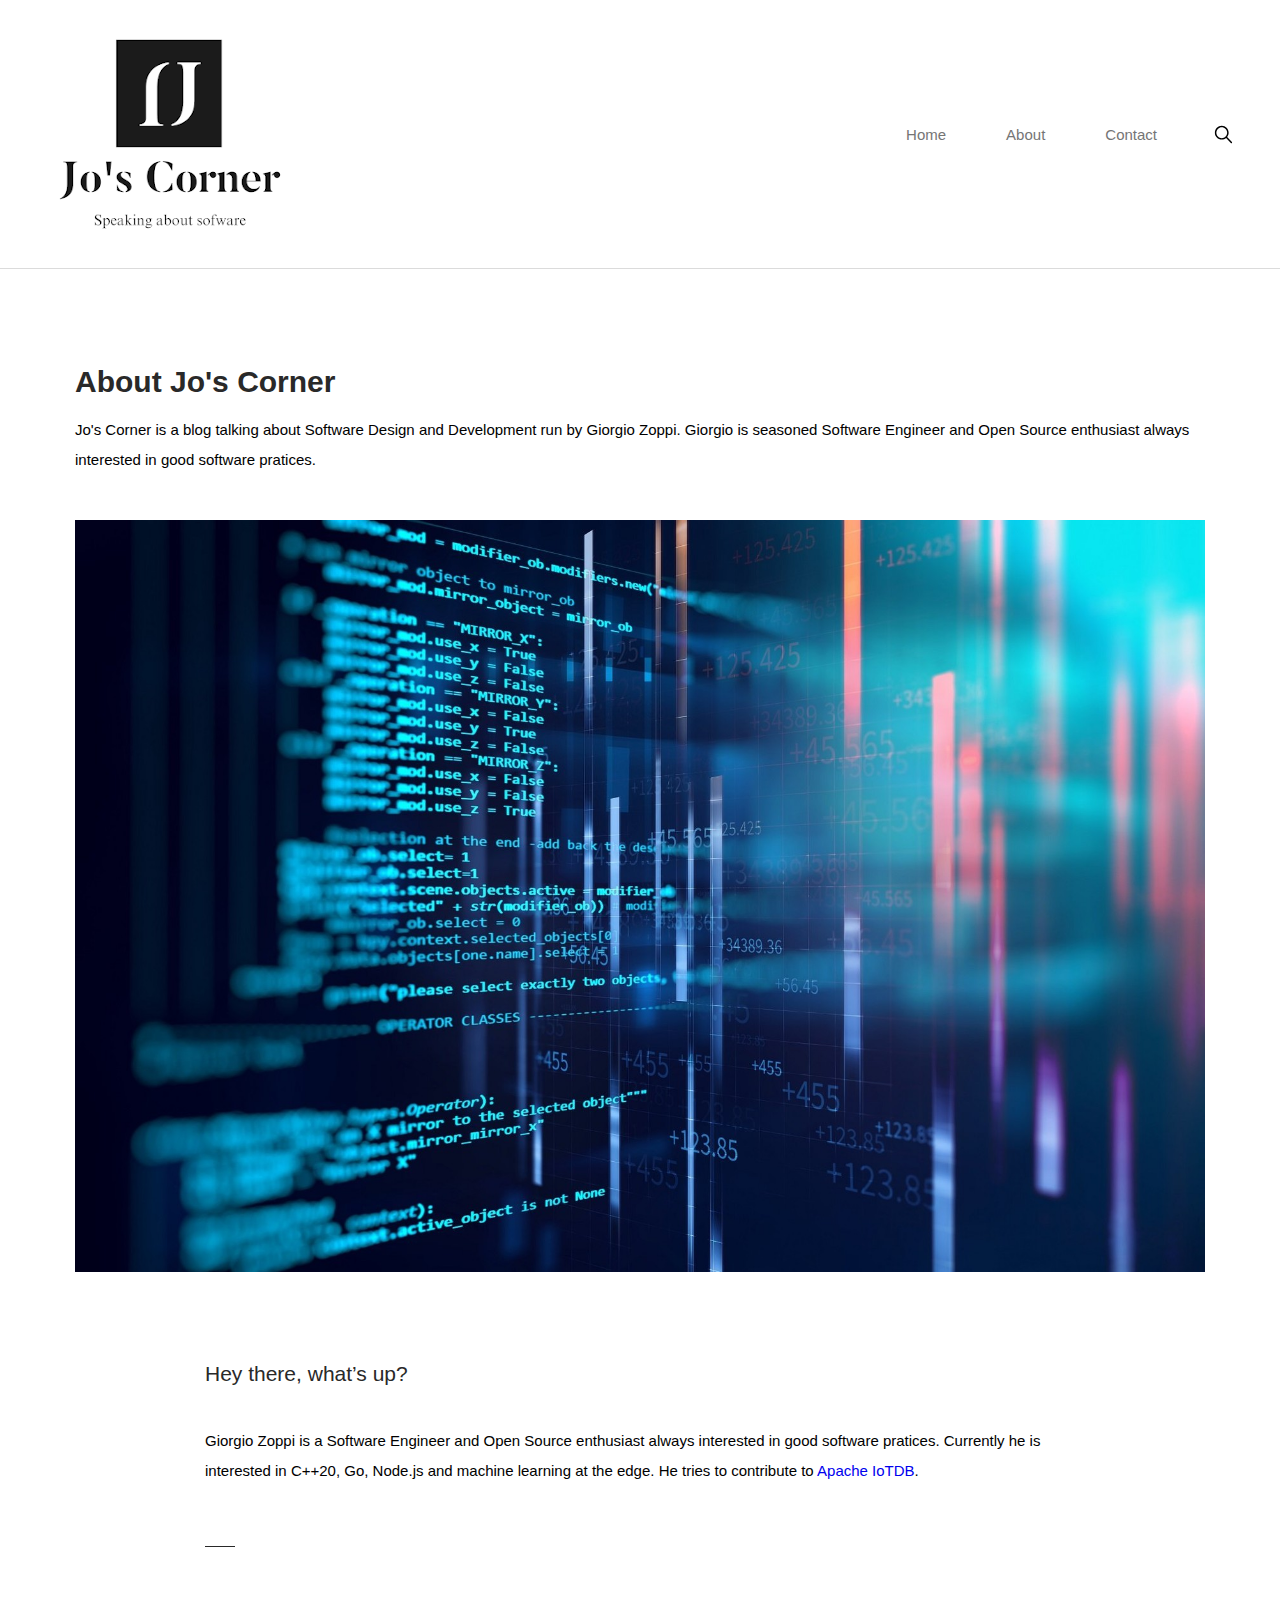
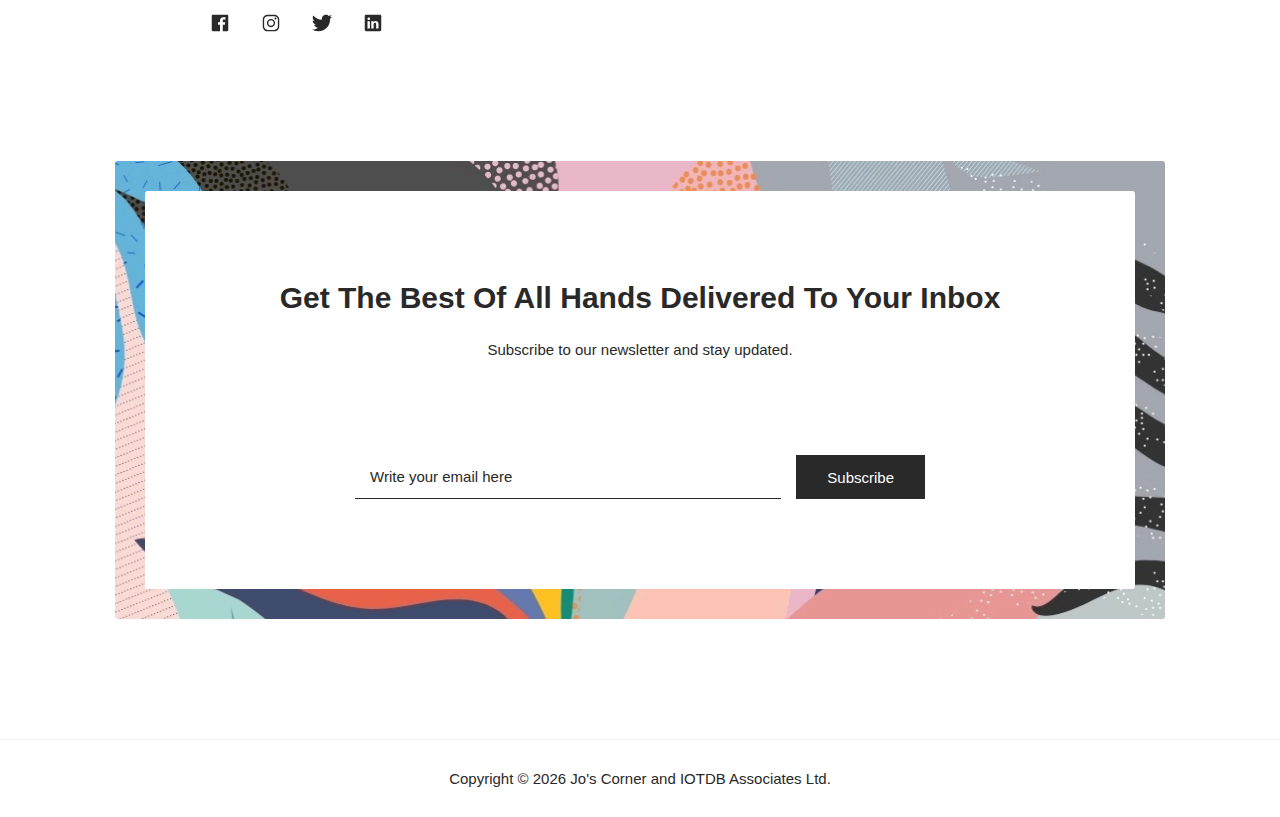
<file: about/index.html>
<!DOCTYPE html><html lang="en"><head><meta charSet="utf-8"/><meta http-equiv="x-ua-compatible" content="ie=edge"/><meta name="viewport" content="width=device-width, initial-scale=1, shrink-to-fit=no"/><style data-href="/styles.940ddc1b01f52d32e858.css" id="gatsby-global-css">@font-face{font-family:Montserrat;font-style:normal;font-display:swap;font-weight:100;src:local("Montserrat Thin "),local("Montserrat-Thin"),url(/static/montserrat-latin-100-191cc9f50f3b76b9617cb383f19acb7d.woff2) format("woff2"),url(/static/montserrat-latin-100-370318464551d5f25b0f0a78f374faac.woff) format("woff")}@font-face{font-family:Montserrat;font-style:italic;font-display:swap;font-weight:100;src:local("Montserrat Thin italic"),local("Montserrat-Thinitalic"),url(/static/montserrat-latin-100italic-bdeaeb79db315697bd173a55b097dc18.woff2) format("woff2"),url(/static/montserrat-latin-100italic-ecf7d49386e8f265878e735db34a7c4b.woff) format("woff")}@font-face{font-family:Montserrat;font-style:normal;font-display:swap;font-weight:200;src:local("Montserrat Extra Light "),local("Montserrat-Extra Light"),url(/static/montserrat-latin-200-85d5ef9db7f2dc6979172a4a3b2c57cb.woff2) format("woff2"),url(/static/montserrat-latin-200-1fc98e126a3d152549240e6244d7e669.woff) format("woff")}@font-face{font-family:Montserrat;font-style:italic;font-display:swap;font-weight:200;src:local("Montserrat Extra Light italic"),local("Montserrat-Extra Lightitalic"),url(/static/montserrat-latin-200italic-49095760a498d024fe1a85a078850df9.woff2) format("woff2"),url(/static/montserrat-latin-200italic-fe46cf8b9462c820457d3bf537e4057f.woff) format("woff")}@font-face{font-family:Montserrat;font-style:normal;font-display:swap;font-weight:300;src:local("Montserrat Light "),local("Montserrat-Light"),url(/static/montserrat-latin-300-7c3daf12b706645b5d3710f863a4da04.woff2) format("woff2"),url(/static/montserrat-latin-300-8dc95fab9cf98d02ca8d76e97d3dff60.woff) format("woff")}@font-face{font-family:Montserrat;font-style:italic;font-display:swap;font-weight:300;src:local("Montserrat Light italic"),local("Montserrat-Lightitalic"),url(/static/montserrat-latin-300italic-f20b178ca2024a5eac8e42e6649db86c.woff2) format("woff2"),url(/static/montserrat-latin-300italic-3fe16939288856e8e828fa2661bf2354.woff) format("woff")}@font-face{font-family:Montserrat;font-style:normal;font-display:swap;font-weight:400;src:local("Montserrat Regular "),local("Montserrat-Regular"),url(/static/montserrat-latin-400-bc3aa95dca08f5fee5291e34959c27bc.woff2) format("woff2"),url(/static/montserrat-latin-400-8102c4838f9e3d08dad644290a9cb701.woff) format("woff")}@font-face{font-family:Montserrat;font-style:italic;font-display:swap;font-weight:400;src:local("Montserrat Regular italic"),local("Montserrat-Regularitalic"),url(/static/montserrat-latin-400italic-5cad650422a7184467af5a4d17b264c4.woff2) format("woff2"),url(/static/montserrat-latin-400italic-d191f22af3bb50902b99ac577f81a322.woff) format("woff")}@font-face{font-family:Montserrat;font-style:normal;font-display:swap;font-weight:500;src:local("Montserrat Medium "),local("Montserrat-Medium"),url(/static/montserrat-latin-500-92d16e458625f4d2c8940f6bdca0ff09.woff2) format("woff2"),url(/static/montserrat-latin-500-8b763220218ffc11c57c84ddb80e7b26.woff) format("woff")}@font-face{font-family:Montserrat;font-style:italic;font-display:swap;font-weight:500;src:local("Montserrat Medium italic"),local("Montserrat-Mediumitalic"),url(/static/montserrat-latin-500italic-47bfcca6b69d6a9acca7a8bff17193e2.woff2) format("woff2"),url(/static/montserrat-latin-500italic-72c01f753c3940c0b9cb6bf2389caddf.woff) format("woff")}@font-face{font-family:Montserrat;font-style:normal;font-display:swap;font-weight:600;src:local("Montserrat SemiBold "),local("Montserrat-SemiBold"),url(/static/montserrat-latin-600-6fb1b5623e528e27c18658fecf5ee0ee.woff2) format("woff2"),url(/static/montserrat-latin-600-7c839d15a6f54e7025ba8c0c4b333e8f.woff) format("woff")}@font-face{font-family:Montserrat;font-style:italic;font-display:swap;font-weight:600;src:local("Montserrat SemiBold italic"),local("Montserrat-SemiBolditalic"),url(/static/montserrat-latin-600italic-60789af1c9338ed1a9546722ec54b4f7.woff2) format("woff2"),url(/static/montserrat-latin-600italic-f3d4de8d0afb19e777c79032ce828e3d.woff) format("woff")}@font-face{font-family:Montserrat;font-style:normal;font-display:swap;font-weight:700;src:local("Montserrat Bold "),local("Montserrat-Bold"),url(/static/montserrat-latin-700-39d93cf678c740f9f6b2b1cfde34bee3.woff2) format("woff2"),url(/static/montserrat-latin-700-80f10bd382f0df1cd650fec59f3c9394.woff) format("woff")}@font-face{font-family:Montserrat;font-style:italic;font-display:swap;font-weight:700;src:local("Montserrat Bold italic"),local("Montserrat-Bolditalic"),url(/static/montserrat-latin-700italic-ba136d97b14e82284dd595e257f11c47.woff2) format("woff2"),url(/static/montserrat-latin-700italic-8c98142b425630821139c24bd1698700.woff) format("woff")}@font-face{font-family:Montserrat;font-style:normal;font-display:swap;font-weight:800;src:local("Montserrat ExtraBold "),local("Montserrat-ExtraBold"),url(/static/montserrat-latin-800-b7018be9ed6cd94da8b6675b3a468c3b.woff2) format("woff2"),url(/static/montserrat-latin-800-9a9befcf50d64f9d2d19d8b1d1984add.woff) format("woff")}@font-face{font-family:Montserrat;font-style:italic;font-display:swap;font-weight:800;src:local("Montserrat ExtraBold italic"),local("Montserrat-ExtraBolditalic"),url(/static/montserrat-latin-800italic-540ffdd223d1a9ad3d4e678e1a23372e.woff2) format("woff2"),url(/static/montserrat-latin-800italic-897086f99f4e1f45e6b1e9368527d0bc.woff) format("woff")}@font-face{font-family:Montserrat;font-style:normal;font-display:swap;font-weight:900;src:local("Montserrat Black "),local("Montserrat-Black"),url(/static/montserrat-latin-900-58cd789700850375b834e8b6776002eb.woff2) format("woff2"),url(/static/montserrat-latin-900-26d42c9428780e545a540bbb50c84bce.woff) format("woff")}@font-face{font-family:Montserrat;font-style:italic;font-display:swap;font-weight:900;src:local("Montserrat Black italic"),local("Montserrat-Blackitalic"),url(/static/montserrat-latin-900italic-451157bc8861fe54f523b3669a3def71.woff2) format("woff2"),url(/static/montserrat-latin-900italic-a8ec4957e1c24f5793305763ad9845b3.woff) format("woff")}@font-face{font-family:Merriweather;font-style:normal;font-display:swap;font-weight:300;src:local("Merriweather Light "),local("Merriweather-Light"),url(/static/merriweather-latin-300-b1158cfcd4aacb9d8fb61625e37af46a.woff2) format("woff2"),url(/static/merriweather-latin-300-cc7de05e166e90320d7d896e0f72a19d.woff) format("woff")}@font-face{font-family:Merriweather;font-style:italic;font-display:swap;font-weight:300;src:local("Merriweather Light italic"),local("Merriweather-Lightitalic"),url(/static/merriweather-latin-300italic-8fe52a48089d6ebe46db0b8e7cc66263.woff2) format("woff2"),url(/static/merriweather-latin-300italic-e1331f5397c2a673f9d3765138debdb5.woff) format("woff")}@font-face{font-family:Merriweather;font-style:normal;font-display:swap;font-weight:400;src:local("Merriweather Regular "),local("Merriweather-Regular"),url(/static/merriweather-latin-400-8276fdb72ae8f4714d4e6eba704cc39f.woff2) format("woff2"),url(/static/merriweather-latin-400-69f09800f4f6479d06e44eba837df872.woff) format("woff")}@font-face{font-family:Merriweather;font-style:italic;font-display:swap;font-weight:400;src:local("Merriweather Regular italic"),local("Merriweather-Regularitalic"),url(/static/merriweather-latin-400italic-3a9be9ea9f7aa4af6de7307df21d9fc0.woff2) format("woff2"),url(/static/merriweather-latin-400italic-d76079ed7541a433a54f79316de086e9.woff) format("woff")}@font-face{font-family:Merriweather;font-style:normal;font-display:swap;font-weight:700;src:local("Merriweather Bold "),local("Merriweather-Bold"),url(/static/merriweather-latin-700-fa534be7ffa380e39a7f6e03bf9a5e03.woff2) format("woff2"),url(/static/merriweather-latin-700-ba56ea84b8084b7ff9677f50d3cd81bd.woff) format("woff")}@font-face{font-family:Merriweather;font-style:italic;font-display:swap;font-weight:700;src:local("Merriweather Bold italic"),local("Merriweather-Bolditalic"),url(/static/merriweather-latin-700italic-1ef5edaaa20ae53ea50399884c5e48c6.woff2) format("woff2"),url(/static/merriweather-latin-700italic-534bc9e7ce93c73d73426e46acd78092.woff) format("woff")}@font-face{font-family:Merriweather;font-style:normal;font-display:swap;font-weight:900;src:local("Merriweather Black "),local("Merriweather-Black"),url(/static/merriweather-latin-900-7528fb70e8a4a82c7305e72ff43ac25f.woff2) format("woff2"),url(/static/merriweather-latin-900-3799b6e2f5ed3fcccf9d7a708d7419fa.woff) format("woff")}@font-face{font-family:Merriweather;font-style:italic;font-display:swap;font-weight:900;src:local("Merriweather Black italic"),local("Merriweather-Blackitalic"),url(/static/merriweather-latin-900italic-e1b4d2aaa78e12ad84aaf8a56321e4c2.woff2) format("woff2"),url(/static/merriweather-latin-900italic-2ae22f731b3424e8dbb4b37f7ca6e708.woff) format("woff")}code[class*=language-],pre[class*=language-]{color:#000;background:none;text-shadow:0 1px #fff;font-family:Consolas,Monaco,Andale Mono,Ubuntu Mono,monospace;font-size:1em;text-align:left;white-space:pre;word-spacing:normal;word-break:normal;word-wrap:normal;line-height:1.5;-moz-tab-size:4;-o-tab-size:4;tab-size:4;-webkit-hyphens:none;-ms-hyphens:none;hyphens:none}code[class*=language-]::selection,code[class*=language-] ::selection,pre[class*=language-]::selection,pre[class*=language-] ::selection{text-shadow:none;background:#b3d4fc}@media print{code[class*=language-],pre[class*=language-]{text-shadow:none}}pre[class*=language-]{padding:1em;margin:.5em 0;overflow:auto}:not(pre)>code[class*=language-],pre[class*=language-]{background:#f5f2f0}:not(pre)>code[class*=language-]{padding:.1em;border-radius:.3em;white-space:normal}.token.cdata,.token.comment,.token.doctype,.token.prolog{color:#708090}.token.punctuation{color:#999}.token.namespace{opacity:.7}.token.boolean,.token.constant,.token.deleted,.token.number,.token.property,.token.symbol,.token.tag{color:#905}.token.attr-name,.token.builtin,.token.char,.token.inserted,.token.selector,.token.string{color:#690}.language-css .token.string,.style .token.string,.token.entity,.token.operator,.token.url{color:#9a6e3a;background:hsla(0,0%,100%,.5)}.token.atrule,.token.attr-value,.token.keyword{color:#07a}.token.class-name,.token.function{color:#dd4a68}.token.important,.token.regex,.token.variable{color:#e90}.token.bold,.token.important{font-weight:700}.token.italic{font-style:italic}.token.entity{cursor:help}@font-face{font-family:KaTeX_AMS;src:url(/static/KaTeX_AMS-Regular-e78e28b4834954df047e4925e9dbf354.woff2) format("woff2"),url(/static/KaTeX_AMS-Regular-7f06b4e30317f784d61d26686aed0ab2.woff) format("woff"),url(/static/KaTeX_AMS-Regular-aaf4eee9fba9907d61c3935e0b6a54ae.ttf) format("truetype");font-weight:400;font-style:normal}@font-face{font-family:KaTeX_Caligraphic;src:url(/static/KaTeX_Caligraphic-Bold-4ec58befa687e9752c3c91cd9bcf1bcb.woff2) format("woff2"),url(/static/KaTeX_Caligraphic-Bold-1e802ca9dedc4ed4e3c6f645e4316128.woff) format("woff"),url(/static/KaTeX_Caligraphic-Bold-021dd4dc61ee5f5cdf315f43b48c094b.ttf) format("truetype");font-weight:700;font-style:normal}@font-face{font-family:KaTeX_Caligraphic;src:url(/static/KaTeX_Caligraphic-Regular-7edb53b6693d75b8a2232481eea1a52c.woff2) format("woff2"),url(/static/KaTeX_Caligraphic-Regular-d3b46c3a530116933081d9d74e3e9fe8.woff) format("woff"),url(/static/KaTeX_Caligraphic-Regular-d49f2d55ce4f40f982d8ba63d746fbf9.ttf) format("truetype");font-weight:400;font-style:normal}@font-face{font-family:KaTeX_Fraktur;src:url(/static/KaTeX_Fraktur-Bold-d5b59ec9764e10f4a82369ae29f3ac58.woff2) format("woff2"),url(/static/KaTeX_Fraktur-Bold-c4c8cab7d5be97b2bb283e531c077355.woff) format("woff"),url(/static/KaTeX_Fraktur-Bold-a31e7cba7b7221ebf1a2ae545fb306b2.ttf) format("truetype");font-weight:700;font-style:normal}@font-face{font-family:KaTeX_Fraktur;src:url(/static/KaTeX_Fraktur-Regular-32a5339eb809f381a7357ba56f82aab3.woff2) format("woff2"),url(/static/KaTeX_Fraktur-Regular-b7d9c46bff5d51da6209e355cc4a235d.woff) format("woff"),url(/static/KaTeX_Fraktur-Regular-a48dad4f58c82e38a10da0ceebb86370.ttf) format("truetype");font-weight:400;font-style:normal}@font-face{font-family:KaTeX_Main;src:url(/static/KaTeX_Main-Bold-8e1e01c4b1207c0a383d9a2b4f86e637.woff2) format("woff2"),url(/static/KaTeX_Main-Bold-22086eb5d97009c3e99bcc1d16ce6865.woff) format("woff"),url(/static/KaTeX_Main-Bold-9ceff51b3cb7ce6eb4e8efa8163a1472.ttf) format("truetype");font-weight:700;font-style:normal}@font-face{font-family:KaTeX_Main;src:url(/static/KaTeX_Main-BoldItalic-284a17fe5baf72ff8217d4c7e70c0f82.woff2) format("woff2"),url(/static/KaTeX_Main-BoldItalic-4c57dbc44bfff1fdf08a59cf556fdab3.woff) format("woff"),url(/static/KaTeX_Main-BoldItalic-e8b44b990516dab7937bf240fde8b46a.ttf) format("truetype");font-weight:700;font-style:italic}@font-face{font-family:KaTeX_Main;src:url(/static/KaTeX_Main-Italic-e533d5a2506cf053cd671b335ec04dde.woff2) format("woff2"),url(/static/KaTeX_Main-Italic-99be0e10c38cd42466e6fe1665ef9536.woff) format("woff"),url(/static/KaTeX_Main-Italic-29c86397e75cdcb3135af8295f1c2e28.ttf) format("truetype");font-weight:400;font-style:italic}@font-face{font-family:KaTeX_Main;src:url(/static/KaTeX_Main-Regular-5c734d78610fa35282f3379f866707f2.woff2) format("woff2"),url(/static/KaTeX_Main-Regular-b741441f6d71014d0453ca3ebc884dd4.woff) format("woff"),url(/static/KaTeX_Main-Regular-5c94aef490324b0925dbe5f643e8fd04.ttf) format("truetype");font-weight:400;font-style:normal}@font-face{font-family:KaTeX_Math;src:url(/static/KaTeX_Math-BoldItalic-d747bd1e7a6a43864285edd73dcde253.woff2) format("woff2"),url(/static/KaTeX_Math-BoldItalic-b13731ef4e2bfc3d8d859271e39550fc.woff) format("woff"),url(/static/KaTeX_Math-BoldItalic-9a2834a9ff8ab411153571e0e55ac693.ttf) format("truetype");font-weight:700;font-style:italic}@font-face{font-family:KaTeX_Math;src:url(/static/KaTeX_Math-Italic-4ad08b826b8065e1eab85324d726538c.woff2) format("woff2"),url(/static/KaTeX_Math-Italic-f0303906c2a67ac63bf1e8ccd638a89e.woff) format("woff"),url(/static/KaTeX_Math-Italic-291e76b8871b84560701bd29f9d1dcc7.ttf) format("truetype");font-weight:400;font-style:italic}@font-face{font-family:"KaTeX_SansSerif";src:url(/static/KaTeX_SansSerif-Bold-6e0830bee40435e72165345e0682fbfc.woff2) format("woff2"),url(/static/KaTeX_SansSerif-Bold-3fb419559955e3ce75619f1a5e8c6c84.woff) format("woff"),url(/static/KaTeX_SansSerif-Bold-7dc027cba9f7b11ec92af4a311372a85.ttf) format("truetype");font-weight:700;font-style:normal}@font-face{font-family:"KaTeX_SansSerif";src:url(/static/KaTeX_SansSerif-Italic-fba01c9c6fb2866a0f95bcacb2c187a5.woff2) format("woff2"),url(/static/KaTeX_SansSerif-Italic-727a9b0d97d72d2fc0228fe4e07fb4d8.woff) format("woff"),url(/static/KaTeX_SansSerif-Italic-4059868e460d2d2e6be18e180d20c43d.ttf) format("truetype");font-weight:400;font-style:italic}@font-face{font-family:"KaTeX_SansSerif";src:url(/static/KaTeX_SansSerif-Regular-d929cd671b19f0cfea55b6200fb47461.woff2) format("woff2"),url(/static/KaTeX_SansSerif-Regular-2555754a67062cac3a0913b715ab982f.woff) format("woff"),url(/static/KaTeX_SansSerif-Regular-5c58d168c0b66d2c32234a6718e74dfb.ttf) format("truetype");font-weight:400;font-style:normal}@font-face{font-family:KaTeX_Script;src:url(/static/KaTeX_Script-Regular-755e2491f13b5269f0afd5a56f7aa692.woff2) format("woff2"),url(/static/KaTeX_Script-Regular-d524c9a5b62a17f98f4a97af37fea735.woff) format("woff"),url(/static/KaTeX_Script-Regular-d12ea9efb375f9dc331f562e69892638.ttf) format("truetype");font-weight:400;font-style:normal}@font-face{font-family:KaTeX_Size1;src:url([data-uri]) format("woff2"),url([data-uri]) format("woff"),url(/static/KaTeX_Size1-Regular-7342d45b052c3a2abc21049959fbab7f.ttf) format("truetype");font-weight:400;font-style:normal}@font-face{font-family:KaTeX_Size2;src:url([data-uri]) format("woff2"),url([data-uri]) format("woff"),url(/static/KaTeX_Size2-Regular-eb130dcc661de766c999c60ba1525a88.ttf) format("truetype");font-weight:400;font-style:normal}@font-face{font-family:KaTeX_Size3;src:url([data-uri]) format("woff2"),url([data-uri]) format("woff"),url([data-uri]) format("truetype");font-weight:400;font-style:normal}@font-face{font-family:KaTeX_Size4;src:url([data-uri]) format("woff2"),url([data-uri]) format("woff"),url(/static/KaTeX_Size4-Regular-ad7672524b64b730dfd176140a8945cb.ttf) format("truetype");font-weight:400;font-style:normal}@font-face{font-family:KaTeX_Typewriter;src:url(/static/KaTeX_Typewriter-Regular-6cc31ea5c223c88705a13727a71417fa.woff2) format("woff2"),url(/static/KaTeX_Typewriter-Regular-3fe216d2a5f736c560cde71984554b64.woff) format("woff"),url(/static/KaTeX_Typewriter-Regular-257023560753aeb0b89b7e434d3da17f.ttf) format("truetype");font-weight:400;font-style:normal}.katex{font:normal 1.21em KaTeX_Main,Times New Roman,serif;line-height:1.2;text-indent:0;text-rendering:auto}.katex *{-ms-high-contrast-adjust:none!important}.katex .katex-version:after{content:"0.11.1"}.katex .katex-mathml{position:absolute;clip:rect(1px,1px,1px,1px);padding:0;border:0;height:1px;width:1px;overflow:hidden}.katex .katex-html>.newline{display:block}.katex .base{position:relative;white-space:nowrap;width:-webkit-min-content;width:-moz-min-content;width:min-content}.katex .base,.katex .strut{display:inline-block}.katex .textbf{font-weight:700}.katex .textit{font-style:italic}.katex .textrm{font-family:KaTeX_Main}.katex .textsf{font-family:KaTeX_SansSerif}.katex .texttt{font-family:KaTeX_Typewriter}.katex .mathdefault{font-family:KaTeX_Math;font-style:italic}.katex .mathit{font-family:KaTeX_Main;font-style:italic}.katex .mathrm{font-style:normal}.katex .mathbf{font-family:KaTeX_Main;font-weight:700}.katex .boldsymbol{font-family:KaTeX_Math;font-weight:700;font-style:italic}.katex .amsrm,.katex .mathbb,.katex .textbb{font-family:KaTeX_AMS}.katex .mathcal{font-family:KaTeX_Caligraphic}.katex .mathfrak,.katex .textfrak{font-family:KaTeX_Fraktur}.katex .mathtt{font-family:KaTeX_Typewriter}.katex .mathscr,.katex .textscr{font-family:KaTeX_Script}.katex .mathsf,.katex .textsf{font-family:KaTeX_SansSerif}.katex .mathboldsf,.katex .textboldsf{font-family:KaTeX_SansSerif;font-weight:700}.katex .mathitsf,.katex .textitsf{font-family:KaTeX_SansSerif;font-style:italic}.katex .mainrm{font-family:KaTeX_Main;font-style:normal}.katex .vlist-t{display:inline-table;table-layout:fixed}.katex .vlist-r{display:table-row}.katex .vlist{display:table-cell;vertical-align:bottom;position:relative}.katex .vlist>span{display:block;height:0;position:relative}.katex .vlist>span>span{display:inline-block}.katex .vlist>span>.pstrut{overflow:hidden;width:0}.katex .vlist-t2{margin-right:-2px}.katex .vlist-s{display:table-cell;vertical-align:bottom;font-size:1px;width:2px;min-width:2px}.katex .msupsub{text-align:left}.katex .mfrac>span>span{text-align:center}.katex .mfrac .frac-line{display:inline-block;width:100%;border-bottom-style:solid}.katex .hdashline,.katex .hline,.katex .mfrac .frac-line,.katex .overline .overline-line,.katex .rule,.katex .underline .underline-line{min-height:1px}.katex .mspace{display:inline-block}.katex .clap,.katex .llap,.katex .rlap{width:0;position:relative}.katex .clap>.inner,.katex .llap>.inner,.katex .rlap>.inner{position:absolute}.katex .clap>.fix,.katex .llap>.fix,.katex .rlap>.fix{display:inline-block}.katex .llap>.inner{right:0}.katex .clap>.inner,.katex .rlap>.inner{left:0}.katex .clap>.inner>span{margin-left:-50%;margin-right:50%}.katex .rule{display:inline-block;border:0 solid;position:relative}.katex .hline,.katex .overline .overline-line,.katex .underline .underline-line{display:inline-block;width:100%;border-bottom-style:solid}.katex .hdashline{display:inline-block;width:100%;border-bottom-style:dashed}.katex .sqrt>.root{margin-left:.27777778em;margin-right:-.55555556em}.katex .fontsize-ensurer.reset-size1.size1,.katex .sizing.reset-size1.size1{font-size:1em}.katex .fontsize-ensurer.reset-size1.size2,.katex .sizing.reset-size1.size2{font-size:1.2em}.katex .fontsize-ensurer.reset-size1.size3,.katex .sizing.reset-size1.size3{font-size:1.4em}.katex .fontsize-ensurer.reset-size1.size4,.katex .sizing.reset-size1.size4{font-size:1.6em}.katex .fontsize-ensurer.reset-size1.size5,.katex .sizing.reset-size1.size5{font-size:1.8em}.katex .fontsize-ensurer.reset-size1.size6,.katex .sizing.reset-size1.size6{font-size:2em}.katex .fontsize-ensurer.reset-size1.size7,.katex .sizing.reset-size1.size7{font-size:2.4em}.katex .fontsize-ensurer.reset-size1.size8,.katex .sizing.reset-size1.size8{font-size:2.88em}.katex .fontsize-ensurer.reset-size1.size9,.katex .sizing.reset-size1.size9{font-size:3.456em}.katex .fontsize-ensurer.reset-size1.size10,.katex .sizing.reset-size1.size10{font-size:4.148em}.katex .fontsize-ensurer.reset-size1.size11,.katex .sizing.reset-size1.size11{font-size:4.976em}.katex .fontsize-ensurer.reset-size2.size1,.katex .sizing.reset-size2.size1{font-size:.83333333em}.katex .fontsize-ensurer.reset-size2.size2,.katex .sizing.reset-size2.size2{font-size:1em}.katex .fontsize-ensurer.reset-size2.size3,.katex .sizing.reset-size2.size3{font-size:1.16666667em}.katex .fontsize-ensurer.reset-size2.size4,.katex .sizing.reset-size2.size4{font-size:1.33333333em}.katex .fontsize-ensurer.reset-size2.size5,.katex .sizing.reset-size2.size5{font-size:1.5em}.katex .fontsize-ensurer.reset-size2.size6,.katex .sizing.reset-size2.size6{font-size:1.66666667em}.katex .fontsize-ensurer.reset-size2.size7,.katex .sizing.reset-size2.size7{font-size:2em}.katex .fontsize-ensurer.reset-size2.size8,.katex .sizing.reset-size2.size8{font-size:2.4em}.katex .fontsize-ensurer.reset-size2.size9,.katex .sizing.reset-size2.size9{font-size:2.88em}.katex .fontsize-ensurer.reset-size2.size10,.katex .sizing.reset-size2.size10{font-size:3.45666667em}.katex .fontsize-ensurer.reset-size2.size11,.katex .sizing.reset-size2.size11{font-size:4.14666667em}.katex .fontsize-ensurer.reset-size3.size1,.katex .sizing.reset-size3.size1{font-size:.71428571em}.katex .fontsize-ensurer.reset-size3.size2,.katex .sizing.reset-size3.size2{font-size:.85714286em}.katex .fontsize-ensurer.reset-size3.size3,.katex .sizing.reset-size3.size3{font-size:1em}.katex .fontsize-ensurer.reset-size3.size4,.katex .sizing.reset-size3.size4{font-size:1.14285714em}.katex .fontsize-ensurer.reset-size3.size5,.katex .sizing.reset-size3.size5{font-size:1.28571429em}.katex .fontsize-ensurer.reset-size3.size6,.katex .sizing.reset-size3.size6{font-size:1.42857143em}.katex .fontsize-ensurer.reset-size3.size7,.katex .sizing.reset-size3.size7{font-size:1.71428571em}.katex .fontsize-ensurer.reset-size3.size8,.katex .sizing.reset-size3.size8{font-size:2.05714286em}.katex .fontsize-ensurer.reset-size3.size9,.katex .sizing.reset-size3.size9{font-size:2.46857143em}.katex .fontsize-ensurer.reset-size3.size10,.katex .sizing.reset-size3.size10{font-size:2.96285714em}.katex .fontsize-ensurer.reset-size3.size11,.katex .sizing.reset-size3.size11{font-size:3.55428571em}.katex .fontsize-ensurer.reset-size4.size1,.katex .sizing.reset-size4.size1{font-size:.625em}.katex .fontsize-ensurer.reset-size4.size2,.katex .sizing.reset-size4.size2{font-size:.75em}.katex .fontsize-ensurer.reset-size4.size3,.katex .sizing.reset-size4.size3{font-size:.875em}.katex .fontsize-ensurer.reset-size4.size4,.katex .sizing.reset-size4.size4{font-size:1em}.katex .fontsize-ensurer.reset-size4.size5,.katex .sizing.reset-size4.size5{font-size:1.125em}.katex .fontsize-ensurer.reset-size4.size6,.katex .sizing.reset-size4.size6{font-size:1.25em}.katex .fontsize-ensurer.reset-size4.size7,.katex .sizing.reset-size4.size7{font-size:1.5em}.katex .fontsize-ensurer.reset-size4.size8,.katex .sizing.reset-size4.size8{font-size:1.8em}.katex .fontsize-ensurer.reset-size4.size9,.katex .sizing.reset-size4.size9{font-size:2.16em}.katex .fontsize-ensurer.reset-size4.size10,.katex .sizing.reset-size4.size10{font-size:2.5925em}.katex .fontsize-ensurer.reset-size4.size11,.katex .sizing.reset-size4.size11{font-size:3.11em}.katex .fontsize-ensurer.reset-size5.size1,.katex .sizing.reset-size5.size1{font-size:.55555556em}.katex .fontsize-ensurer.reset-size5.size2,.katex .sizing.reset-size5.size2{font-size:.66666667em}.katex .fontsize-ensurer.reset-size5.size3,.katex .sizing.reset-size5.size3{font-size:.77777778em}.katex .fontsize-ensurer.reset-size5.size4,.katex .sizing.reset-size5.size4{font-size:.88888889em}.katex .fontsize-ensurer.reset-size5.size5,.katex .sizing.reset-size5.size5{font-size:1em}.katex .fontsize-ensurer.reset-size5.size6,.katex .sizing.reset-size5.size6{font-size:1.11111111em}.katex .fontsize-ensurer.reset-size5.size7,.katex .sizing.reset-size5.size7{font-size:1.33333333em}.katex .fontsize-ensurer.reset-size5.size8,.katex .sizing.reset-size5.size8{font-size:1.6em}.katex .fontsize-ensurer.reset-size5.size9,.katex .sizing.reset-size5.size9{font-size:1.92em}.katex .fontsize-ensurer.reset-size5.size10,.katex .sizing.reset-size5.size10{font-size:2.30444444em}.katex .fontsize-ensurer.reset-size5.size11,.katex .sizing.reset-size5.size11{font-size:2.76444444em}.katex .fontsize-ensurer.reset-size6.size1,.katex .sizing.reset-size6.size1{font-size:.5em}.katex .fontsize-ensurer.reset-size6.size2,.katex .sizing.reset-size6.size2{font-size:.6em}.katex .fontsize-ensurer.reset-size6.size3,.katex .sizing.reset-size6.size3{font-size:.7em}.katex .fontsize-ensurer.reset-size6.size4,.katex .sizing.reset-size6.size4{font-size:.8em}.katex .fontsize-ensurer.reset-size6.size5,.katex .sizing.reset-size6.size5{font-size:.9em}.katex .fontsize-ensurer.reset-size6.size6,.katex .sizing.reset-size6.size6{font-size:1em}.katex .fontsize-ensurer.reset-size6.size7,.katex .sizing.reset-size6.size7{font-size:1.2em}.katex .fontsize-ensurer.reset-size6.size8,.katex .sizing.reset-size6.size8{font-size:1.44em}.katex .fontsize-ensurer.reset-size6.size9,.katex .sizing.reset-size6.size9{font-size:1.728em}.katex .fontsize-ensurer.reset-size6.size10,.katex .sizing.reset-size6.size10{font-size:2.074em}.katex .fontsize-ensurer.reset-size6.size11,.katex .sizing.reset-size6.size11{font-size:2.488em}.katex .fontsize-ensurer.reset-size7.size1,.katex .sizing.reset-size7.size1{font-size:.41666667em}.katex .fontsize-ensurer.reset-size7.size2,.katex .sizing.reset-size7.size2{font-size:.5em}.katex .fontsize-ensurer.reset-size7.size3,.katex .sizing.reset-size7.size3{font-size:.58333333em}.katex .fontsize-ensurer.reset-size7.size4,.katex .sizing.reset-size7.size4{font-size:.66666667em}.katex .fontsize-ensurer.reset-size7.size5,.katex .sizing.reset-size7.size5{font-size:.75em}.katex .fontsize-ensurer.reset-size7.size6,.katex .sizing.reset-size7.size6{font-size:.83333333em}.katex .fontsize-ensurer.reset-size7.size7,.katex .sizing.reset-size7.size7{font-size:1em}.katex .fontsize-ensurer.reset-size7.size8,.katex .sizing.reset-size7.size8{font-size:1.2em}.katex .fontsize-ensurer.reset-size7.size9,.katex .sizing.reset-size7.size9{font-size:1.44em}.katex .fontsize-ensurer.reset-size7.size10,.katex .sizing.reset-size7.size10{font-size:1.72833333em}.katex .fontsize-ensurer.reset-size7.size11,.katex .sizing.reset-size7.size11{font-size:2.07333333em}.katex .fontsize-ensurer.reset-size8.size1,.katex .sizing.reset-size8.size1{font-size:.34722222em}.katex .fontsize-ensurer.reset-size8.size2,.katex .sizing.reset-size8.size2{font-size:.41666667em}.katex .fontsize-ensurer.reset-size8.size3,.katex .sizing.reset-size8.size3{font-size:.48611111em}.katex .fontsize-ensurer.reset-size8.size4,.katex .sizing.reset-size8.size4{font-size:.55555556em}.katex .fontsize-ensurer.reset-size8.size5,.katex .sizing.reset-size8.size5{font-size:.625em}.katex .fontsize-ensurer.reset-size8.size6,.katex .sizing.reset-size8.size6{font-size:.69444444em}.katex .fontsize-ensurer.reset-size8.size7,.katex .sizing.reset-size8.size7{font-size:.83333333em}.katex .fontsize-ensurer.reset-size8.size8,.katex .sizing.reset-size8.size8{font-size:1em}.katex .fontsize-ensurer.reset-size8.size9,.katex .sizing.reset-size8.size9{font-size:1.2em}.katex .fontsize-ensurer.reset-size8.size10,.katex .sizing.reset-size8.size10{font-size:1.44027778em}.katex .fontsize-ensurer.reset-size8.size11,.katex .sizing.reset-size8.size11{font-size:1.72777778em}.katex .fontsize-ensurer.reset-size9.size1,.katex .sizing.reset-size9.size1{font-size:.28935185em}.katex .fontsize-ensurer.reset-size9.size2,.katex .sizing.reset-size9.size2{font-size:.34722222em}.katex .fontsize-ensurer.reset-size9.size3,.katex .sizing.reset-size9.size3{font-size:.40509259em}.katex .fontsize-ensurer.reset-size9.size4,.katex .sizing.reset-size9.size4{font-size:.46296296em}.katex .fontsize-ensurer.reset-size9.size5,.katex .sizing.reset-size9.size5{font-size:.52083333em}.katex .fontsize-ensurer.reset-size9.size6,.katex .sizing.reset-size9.size6{font-size:.5787037em}.katex .fontsize-ensurer.reset-size9.size7,.katex .sizing.reset-size9.size7{font-size:.69444444em}.katex .fontsize-ensurer.reset-size9.size8,.katex .sizing.reset-size9.size8{font-size:.83333333em}.katex .fontsize-ensurer.reset-size9.size9,.katex .sizing.reset-size9.size9{font-size:1em}.katex .fontsize-ensurer.reset-size9.size10,.katex .sizing.reset-size9.size10{font-size:1.20023148em}.katex .fontsize-ensurer.reset-size9.size11,.katex .sizing.reset-size9.size11{font-size:1.43981481em}.katex .fontsize-ensurer.reset-size10.size1,.katex .sizing.reset-size10.size1{font-size:.24108004em}.katex .fontsize-ensurer.reset-size10.size2,.katex .sizing.reset-size10.size2{font-size:.28929605em}.katex .fontsize-ensurer.reset-size10.size3,.katex .sizing.reset-size10.size3{font-size:.33751205em}.katex .fontsize-ensurer.reset-size10.size4,.katex .sizing.reset-size10.size4{font-size:.38572806em}.katex .fontsize-ensurer.reset-size10.size5,.katex .sizing.reset-size10.size5{font-size:.43394407em}.katex .fontsize-ensurer.reset-size10.size6,.katex .sizing.reset-size10.size6{font-size:.48216008em}.katex .fontsize-ensurer.reset-size10.size7,.katex .sizing.reset-size10.size7{font-size:.57859209em}.katex .fontsize-ensurer.reset-size10.size8,.katex .sizing.reset-size10.size8{font-size:.69431051em}.katex .fontsize-ensurer.reset-size10.size9,.katex .sizing.reset-size10.size9{font-size:.83317261em}.katex .fontsize-ensurer.reset-size10.size10,.katex .sizing.reset-size10.size10{font-size:1em}.katex .fontsize-ensurer.reset-size10.size11,.katex .sizing.reset-size10.size11{font-size:1.19961427em}.katex .fontsize-ensurer.reset-size11.size1,.katex .sizing.reset-size11.size1{font-size:.20096463em}.katex .fontsize-ensurer.reset-size11.size2,.katex .sizing.reset-size11.size2{font-size:.24115756em}.katex .fontsize-ensurer.reset-size11.size3,.katex .sizing.reset-size11.size3{font-size:.28135048em}.katex .fontsize-ensurer.reset-size11.size4,.katex .sizing.reset-size11.size4{font-size:.32154341em}.katex .fontsize-ensurer.reset-size11.size5,.katex .sizing.reset-size11.size5{font-size:.36173633em}.katex .fontsize-ensurer.reset-size11.size6,.katex .sizing.reset-size11.size6{font-size:.40192926em}.katex .fontsize-ensurer.reset-size11.size7,.katex .sizing.reset-size11.size7{font-size:.48231511em}.katex .fontsize-ensurer.reset-size11.size8,.katex .sizing.reset-size11.size8{font-size:.57877814em}.katex .fontsize-ensurer.reset-size11.size9,.katex .sizing.reset-size11.size9{font-size:.69453376em}.katex .fontsize-ensurer.reset-size11.size10,.katex .sizing.reset-size11.size10{font-size:.83360129em}.katex .fontsize-ensurer.reset-size11.size11,.katex .sizing.reset-size11.size11{font-size:1em}.katex .delimsizing.size1{font-family:KaTeX_Size1}.katex .delimsizing.size2{font-family:KaTeX_Size2}.katex .delimsizing.size3{font-family:KaTeX_Size3}.katex .delimsizing.size4{font-family:KaTeX_Size4}.katex .delimsizing.mult .delim-size1>span{font-family:KaTeX_Size1}.katex .delimsizing.mult .delim-size4>span{font-family:KaTeX_Size4}.katex .nulldelimiter{display:inline-block;width:.12em}.katex .delimcenter,.katex .op-symbol{position:relative}.katex .op-symbol.small-op{font-family:KaTeX_Size1}.katex .op-symbol.large-op{font-family:KaTeX_Size2}.katex .accent>.vlist-t,.katex .op-limits>.vlist-t{text-align:center}.katex .accent .accent-body{position:relative}.katex .accent .accent-body:not(.accent-full){width:0}.katex .overlay{display:block}.katex .mtable .vertical-separator{display:inline-block;min-width:1px}.katex .mtable .arraycolsep{display:inline-block}.katex .mtable .col-align-c>.vlist-t{text-align:center}.katex .mtable .col-align-l>.vlist-t{text-align:left}.katex .mtable .col-align-r>.vlist-t{text-align:right}.katex .svg-align{text-align:left}.katex svg{display:block;position:absolute;width:100%;height:inherit;fill:currentColor;stroke:currentColor;fill-rule:nonzero;fill-opacity:1;stroke-width:1;stroke-linecap:butt;stroke-linejoin:miter;stroke-miterlimit:4;stroke-dasharray:none;stroke-dashoffset:0;stroke-opacity:1}.katex svg path{stroke:none}.katex img{border-style:none;min-width:0;min-height:0;max-width:none;max-height:none}.katex .stretchy{width:100%;display:block;position:relative;overflow:hidden}.katex .stretchy:after,.katex .stretchy:before{content:""}.katex .hide-tail{width:100%;position:relative;overflow:hidden}.katex .halfarrow-left{position:absolute;left:0;width:50.2%;overflow:hidden}.katex .halfarrow-right{position:absolute;right:0;width:50.2%;overflow:hidden}.katex .brace-left{position:absolute;left:0;width:25.1%;overflow:hidden}.katex .brace-center{position:absolute;left:25%;width:50%;overflow:hidden}.katex .brace-right{position:absolute;right:0;width:25.1%;overflow:hidden}.katex .x-arrow-pad{padding:0 .5em}.katex .mover,.katex .munder,.katex .x-arrow{text-align:center}.katex .boxpad{padding:0 .3em}.katex .fbox,.katex .fcolorbox{box-sizing:border-box;border:.04em solid}.katex .cancel-pad{padding:0 .2em}.katex .cancel-lap{margin-left:-.2em;margin-right:-.2em}.katex .sout{border-bottom-style:solid;border-bottom-width:.08em}.katex-display{display:block;margin:1em 0;text-align:center}.katex-display>.katex{display:block;text-align:center;white-space:nowrap}.katex-display>.katex>.katex-html{display:block;position:relative}.katex-display>.katex>.katex-html>.tag{position:absolute;right:0}.katex-display.leqno>.katex>.katex-html>.tag{left:0;right:auto}.katex-display.fleqn>.katex{text-align:left}.drawer{position:fixed;top:0;z-index:9999;transition:width 0s ease .3s,height 0s ease .3s,transform .3s cubic-bezier(.78,.14,.15,.86)}.drawer>*{transition:transform .3s cubic-bezier(.78,.14,.15,.86),opacity .3s cubic-bezier(.78,.14,.15,.86),box-shadow .3s cubic-bezier(.78,.14,.15,.86)}.drawer.drawer-open{transition:transform .3s cubic-bezier(.78,.14,.15,.86)}.drawer .drawer-mask{background:#000;opacity:0;width:100%;height:0;position:absolute;top:0;left:0;transition:opacity .3s cubic-bezier(.78,.14,.15,.86),height 0s ease .3s}.drawer-content-wrapper{position:absolute;background:#fff}.drawer-content{overflow:auto;z-index:1;position:relative}.drawer-handle{position:absolute;top:72px;width:41px;height:40px;cursor:pointer;z-index:0;text-align:center;line-height:40px;font-size:16px;display:flex;justify-content:center;align-items:center;background:#fff}.drawer-handle-icon{width:14px;height:2px;background:#333;position:relative;transition:background .3s cubic-bezier(.78,.14,.15,.86)}.drawer-handle-icon:after,.drawer-handle-icon:before{content:"";display:block;position:absolute;background:#333;width:100%;height:2px;transition:transform .3s cubic-bezier(.78,.14,.15,.86)}.drawer-handle-icon:before{top:-5px}.drawer-handle-icon:after{top:5px}.drawer-left,.drawer-right{width:0;height:100%}.drawer-left .drawer-content,.drawer-left .drawer-content-wrapper,.drawer-right .drawer-content,.drawer-right .drawer-content-wrapper{height:100%}.drawer-left.drawer-open,.drawer-right.drawer-open{width:100%}.drawer-left.drawer-open.no-mask,.drawer-right.drawer-open.no-mask{width:0}.drawer-left{left:0}.drawer-left .drawer-handle{right:-40px;border-radius:0 4px 4px 0}.drawer-left .drawer-handle,.drawer-left.drawer-open .drawer-content-wrapper{box-shadow:2px 0 8px rgba(0,0,0,.15)}.drawer-right,.drawer-right .drawer-content-wrapper{right:0}.drawer-right .drawer-handle{left:-40px;border-radius:4px 0 0 4px}.drawer-right .drawer-handle,.drawer-right.drawer-open .drawer-content-wrapper{box-shadow:-2px 0 8px rgba(0,0,0,.15)}.drawer-right.drawer-open.no-mask{right:1px;transform:translateX(1px)}.drawer-bottom,.drawer-top{width:100%;height:0%}.drawer-bottom .drawer-content,.drawer-bottom .drawer-content-wrapper,.drawer-top .drawer-content,.drawer-top .drawer-content-wrapper{width:100%}.drawer-bottom .drawer-content,.drawer-bottom.drawer-open,.drawer-top .drawer-content,.drawer-top.drawer-open{height:100%}.drawer-bottom.drawer-open.no-mask,.drawer-top.drawer-open.no-mask{height:0%}.drawer-bottom .drawer-handle,.drawer-top .drawer-handle{left:50%;margin-left:-20px}.drawer-top{top:0}.drawer-top .drawer-handle{top:auto;bottom:-40px;border-radius:0 0 4px 4px}.drawer-top .drawer-handle,.drawer-top.drawer-open .drawer-content-wrapper{box-shadow:0 2px 8px rgba(0,0,0,.15)}.drawer-bottom,.drawer-bottom .drawer-content-wrapper{bottom:0}.drawer-bottom .drawer-handle{top:-40px;border-radius:4px 4px 0 0}.drawer-bottom .drawer-handle,.drawer-bottom.drawer-open .drawer-content-wrapper{box-shadow:0 -2px 8px rgba(0,0,0,.15)}.drawer-bottom.drawer-open.no-mask{bottom:1px;transform:translateY(1px)}.drawer.drawer-open .drawer-mask{opacity:.3;height:100%;transition:opacity .3s cubic-bezier(.78,.14,.15,.86)}.drawer.drawer-open .drawer-handle-icon{background:transparent}.drawer.drawer-open .drawer-handle-icon:before{transform:translateY(5px) rotate(45deg)}.drawer.drawer-open .drawer-handle-icon:after{transform:translateY(-5px) rotate(-45deg)}</style><meta name="generator" content="Gatsby 2.30.3"/><style data-styled="" data-styled-version="5.2.1">.eVyxVz{position:relative;z-index:99999;-webkit-transition:0.25s ease-in-out;transition:0.25s ease-in-out;}/*!sc*/
data-styled.g1[id="navbarstyle__HeaderWrapper-l155n6-0"]{content:"eVyxVz,"}/*!sc*/
.bfcpXZ{display:-webkit-box;display:-webkit-flex;display:-ms-flexbox;display:flex;-webkit-align-items:center;-webkit-box-align:center;-ms-flex-align:center;align-items:center;-webkit-box-pack:justify;-webkit-justify-content:space-between;-ms-flex-pack:justify;justify-content:space-between;border-bottom:1px solid #DBDBDB;padding:30px 75px;background-color:#fff;-webkit-transition:0.25s ease-in-out;transition:0.25s ease-in-out;}/*!sc*/
@media (max-width:1400px){.bfcpXZ{padding:25px 45px;}}/*!sc*/
@media (max-width:990px){.bfcpXZ{padding:15px 25px;}}/*!sc*/
@media (max-width:575px){.bfcpXZ{padding:3px 15px;}}/*!sc*/
data-styled.g2[id="navbarstyle__NavbarWrapper-l155n6-1"]{content:"bfcpXZ,"}/*!sc*/
.exTlRe{margin-right:50px;-webkit-flex-shrink:0;-ms-flex-negative:0;flex-shrink:0;}/*!sc*/
@media (max-width:990px){.exTlRe{margin:0 25px;}}/*!sc*/
@media (max-width:575px){.exTlRe{max-width:90px;}}/*!sc*/
.exTlRe img{display:block;max-width:100%;height:auto;}/*!sc*/
data-styled.g3[id="navbarstyle__Logo-l155n6-2"]{content:"exTlRe,"}/*!sc*/
.cqodmA{display:-webkit-box;display:-webkit-flex;display:-ms-flexbox;display:flex;-webkit-box-flex:1;-webkit-flex-grow:1;-ms-flex-positive:1;flex-grow:1;}/*!sc*/
@media (max-width:990px){.cqodmA{display:none;}}/*!sc*/
data-styled.g4[id="navbarstyle__MenuWrapper-l155n6-3"]{content:"cqodmA,"}/*!sc*/
.kUCbcq{display:-webkit-box;display:-webkit-flex;display:-ms-flexbox;display:flex;-webkit-align-items:center;-webkit-box-align:center;-ms-flex-align:center;align-items:center;margin-left:auto;}/*!sc*/
data-styled.g5[id="navbarstyle__MenuItemWrapper-l155n6-4"]{content:"kUCbcq,"}/*!sc*/
.bLQuSK{margin:0 20px;list-style:none;}/*!sc*/
.bLQuSK a{padding:5px 10px;white-space:nowrap;font-size:15px;line-height:1;font-weight:400;color:#757575;-webkit-transition:0.15s ease-in-out;transition:0.15s ease-in-out;}/*!sc*/
.bLQuSK a:hover{color:#292929;}/*!sc*/
.bLQuSK a.active-link{color:#292929;font-weight:500;}/*!sc*/
data-styled.g6[id="navbarstyle__MenuItem-l155n6-5"]{content:"bLQuSK,"}/*!sc*/
.cYkQEg{background:transparent;border:0;outline:0;padding:5px 0 5px 10px;margin-left:15px;cursor:pointer;}/*!sc*/
@media (max-width:990px){.cYkQEg{margin-left:0;}}/*!sc*/
.cYkQEg svg{display:block;}/*!sc*/
data-styled.g7[id="navbarstyle__NavSearchButton-l155n6-6"]{content:"cYkQEg,"}/*!sc*/
.shwsi{width:54px;height:54px;display:-webkit-box;display:-webkit-flex;display:-ms-flexbox;display:flex;-webkit-align-items:center;-webkit-box-align:center;-ms-flex-align:center;align-items:center;-webkit-box-pack:center;-webkit-justify-content:center;-ms-flex-pack:center;justify-content:center;background:transparent;border:0;outline:none;position:relative;cursor:pointer;z-index:1;padding:0;color:#757575;font-size:45px;margin-left:-54px;}/*!sc*/
@media (max-width:990px){.shwsi{font-size:35px;}}/*!sc*/
@media (max-width:767px){.shwsi{font-size:30px;}}/*!sc*/
.shwsi svg{display:block;}/*!sc*/
data-styled.g8[id="navbarstyle__SearchCloseButton-l155n6-7"]{content:"shwsi,"}/*!sc*/
.cUUOcT{display:-webkit-box;display:-webkit-flex;display:-ms-flexbox;display:flex;-webkit-align-items:center;-webkit-box-align:center;-ms-flex-align:center;align-items:center;-webkit-box-pack:center;-webkit-justify-content:center;-ms-flex-pack:center;justify-content:center;background-color:#fafafa;height:0;visibility:hidden;-webkit-transition:0.35s ease-in-out;transition:0.35s ease-in-out;}/*!sc*/
.cUUOcT > *{opacity:0;-webkit-transition:0.35s ease-in-out;transition:0.35s ease-in-out;}/*!sc*/
.cUUOcT.expand{height:145px;visibility:visible;}/*!sc*/
@media (max-width:1199px){.cUUOcT.expand{height:120px;}}/*!sc*/
@media (max-width:990px){.cUUOcT.expand{height:100px;}}/*!sc*/
@media (max-width:767px){.cUUOcT.expand{height:75px;}}/*!sc*/
.cUUOcT.expand .nav-search-input,.cUUOcT.expand > *{opacity:1;}/*!sc*/
.cUUOcT .nav-search-input{width:870px;-webkit-transition:0.35s ease-in-out;transition:0.35s ease-in-out;}/*!sc*/
.cUUOcT .nav-search-input .inner-wrap .search-icon{width:70px;}/*!sc*/
.cUUOcT .nav-search-input .inner-wrap input,.cUUOcT .nav-search-input .inner-wrap .icon-left{height:54px;padding:0 70px;border-radius:3px;}/*!sc*/
.cUUOcT .nav-search-input .inner-wrap input::-webkit-input-placeholder,.cUUOcT .nav-search-input .inner-wrap .icon-left::-webkit-input-placeholder{color:#757575;}/*!sc*/
.cUUOcT .nav-search-input .inner-wrap input::-moz-placeholder,.cUUOcT .nav-search-input .inner-wrap .icon-left::-moz-placeholder{color:#757575;}/*!sc*/
.cUUOcT .nav-search-input .inner-wrap input:-ms-input-placeholder,.cUUOcT .nav-search-input .inner-wrap .icon-left:-ms-input-placeholder{color:#757575;}/*!sc*/
.cUUOcT .nav-search-input .inner-wrap input::placeholder,.cUUOcT .nav-search-input .inner-wrap .icon-left::placeholder{color:#757575;}/*!sc*/
data-styled.g9[id="navbarstyle__NavSearchWrapper-l155n6-8"]{content:"cUUOcT,"}/*!sc*/
.gyXRTo{display:-webkit-box;display:-webkit-flex;display:-ms-flexbox;display:flex;-webkit-align-items:center;-webkit-box-align:center;-ms-flex-align:center;align-items:center;-webkit-box-pack:justify;-webkit-justify-content:space-between;-ms-flex-pack:justify;justify-content:space-between;margin:auto;width:100%;height:100%;position:relative;}/*!sc*/
@media (min-width:990px){.gyXRTo{width:900px;}}/*!sc*/
@media (min-width:1200px){.gyXRTo{width:1050px;}}/*!sc*/
@media (min-width:1400px){.gyXRTo{width:1170px;}}/*!sc*/
@media (max-width:990px){.gyXRTo{padding:0 45px;}}/*!sc*/
@media (max-width:767px){.gyXRTo{padding:0 25px;}}/*!sc*/
data-styled.g10[id="navbarstyle__NavSearchFromWrapper-l155n6-9"]{content:"gyXRTo,"}/*!sc*/
@media (min-width:991px){.fhKzYW{display:none;}}/*!sc*/
data-styled.g11[id="navbarstyle__MobileMenuWrapper-l155n6-10"]{content:"fhKzYW,"}/*!sc*/
.dAVQPA{width:30px;height:45px;display:-webkit-box;display:-webkit-flex;display:-ms-flexbox;display:flex;-webkit-flex-direction:column;-ms-flex-direction:column;flex-direction:column;-webkit-box-pack:center;-webkit-justify-content:center;-ms-flex-pack:center;justify-content:center;cursor:pointer;}/*!sc*/
.dAVQPA span{display:block;height:2px;background-color:#292929;margin-bottom:5px;}/*!sc*/
.dAVQPA span:last-child{margin-bottom:0;width:20px;}/*!sc*/
data-styled.g16[id="navbarstyle__HamburgerIcon-l155n6-15"]{content:"dAVQPA,"}/*!sc*/
.lapgQH{display:block;-webkit-box-flex:1;-webkit-flex-grow:1;-ms-flex-positive:1;flex-grow:1;height:100%;display:-webkit-box;display:-webkit-flex;display:-ms-flexbox;display:flex;-webkit-align-items:center;-webkit-box-align:center;-ms-flex-align:center;align-items:center;position:relative;}/*!sc*/
data-styled.g24[id="searchstyle__SearchWrapper-sc-12xkgae-0"]{content:"lapgQH,"}/*!sc*/
.drYxna{width:calc(100% - 60px);}/*!sc*/
.drYxna input{width:100%;font-size:21px;font-weight:normal;color:#292929;border:0;background:transparent;}/*!sc*/
.drYxna input:focus{outline:none;}/*!sc*/
@media (max-width:990px){.drYxna input{font-size:18px;}}/*!sc*/
@media (max-width:767px){.drYxna input{font-size:15px;}}/*!sc*/
data-styled.g25[id="searchstyle__SearchForm-sc-12xkgae-1"]{content:"drYxna,"}/*!sc*/
.UNxJL{position:absolute;width:100%;background:#fff;top:100%;left:0;display:block;box-shadow:0 30px 30px rgba(0,0,0,0.08);}/*!sc*/
.UNxJL .post_list{border-bottom:1px solid #f3f3f3;}/*!sc*/
.UNxJL .post_list:last-child{border:0;}/*!sc*/
@media (max-height:700px){.UNxJL .search-scrollbar{max-height:400px !important;}}/*!sc*/
@media (max-height:700px){.UNxJL .search-scrollbar > div{max-height:400px !important;}}/*!sc*/
data-styled.g26[id="searchstyle__SearchResult-sc-12xkgae-2"]{content:"UNxJL,"}/*!sc*/
.kRyhjy{position:relative;}/*!sc*/
.kRyhjy > div{display:-webkit-box;display:-webkit-flex;display:-ms-flexbox;display:flex;width:100%;-webkit-align-items:center;-webkit-box-align:center;-ms-flex-align:center;align-items:center;-webkit-box-pack:justify;-webkit-justify-content:space-between;-ms-flex-pack:justify;justify-content:space-between;}/*!sc*/
.kRyhjy > div > label{color:#292929;font-size:15px;line-height:1;font-weight:500;}/*!sc*/
.kRyhjy .notification{display:block;color:#d8000c;font-size:14px;padding-top:0.5em;}/*!sc*/
.kRyhjy .inner-wrap{width:100%;margin-top:15px;box-sizing:border-box;position:relative;}/*!sc*/
.kRyhjy .inner-wrap:only-child{margin:0;}/*!sc*/
.kRyhjy .inner-wrap input,.kRyhjy .inner-wrap textarea,.kRyhjy .inner-wrap input[type='text'],.kRyhjy .inner-wrap input[type='email'],.kRyhjy .inner-wrap input[type='number'],.kRyhjy .inner-wrap input[type='password']{-webkit-appearance:none;-moz-appearance:none;appearance:none;width:100%;height:44px;border:1px solid #DBDBDB;color:#292929;font-size:15px;line-height:1.5;font-weight:400;padding:0 15px;box-sizing:border-box;border-radius:0;-webkit-transition:border-color 0.25s ease;transition:border-color 0.25s ease;}/*!sc*/
.kRyhjy .inner-wrap input:hover,.kRyhjy .inner-wrap textarea:hover,.kRyhjy .inner-wrap input[type='text']:hover,.kRyhjy .inner-wrap input[type='email']:hover,.kRyhjy .inner-wrap input[type='number']:hover,.kRyhjy .inner-wrap input[type='password']:hover,.kRyhjy .inner-wrap input:focus,.kRyhjy .inner-wrap textarea:focus,.kRyhjy .inner-wrap input[type='text']:focus,.kRyhjy .inner-wrap input[type='email']:focus,.kRyhjy .inner-wrap input[type='number']:focus,.kRyhjy .inner-wrap input[type='password']:focus{outline:0;}/*!sc*/
.kRyhjy .inner-wrap input:focus,.kRyhjy .inner-wrap textarea:focus,.kRyhjy .inner-wrap input[type='text']:focus,.kRyhjy .inner-wrap input[type='email']:focus,.kRyhjy .inner-wrap input[type='number']:focus,.kRyhjy .inner-wrap input[type='password']:focus{border-color:#292929;}/*!sc*/
.kRyhjy .inner-wrap input::-webkit-input-placeholder,.kRyhjy .inner-wrap textarea::-webkit-input-placeholder,.kRyhjy .inner-wrap input[type='text']::-webkit-input-placeholder,.kRyhjy .inner-wrap input[type='email']::-webkit-input-placeholder,.kRyhjy .inner-wrap input[type='number']::-webkit-input-placeholder,.kRyhjy .inner-wrap input[type='password']::-webkit-input-placeholder{color:#292929;}/*!sc*/
.kRyhjy .inner-wrap input::-moz-placeholder,.kRyhjy .inner-wrap textarea::-moz-placeholder,.kRyhjy .inner-wrap input[type='text']::-moz-placeholder,.kRyhjy .inner-wrap input[type='email']::-moz-placeholder,.kRyhjy .inner-wrap input[type='number']::-moz-placeholder,.kRyhjy .inner-wrap input[type='password']::-moz-placeholder{color:#292929;}/*!sc*/
.kRyhjy .inner-wrap input:-ms-input-placeholder,.kRyhjy .inner-wrap textarea:-ms-input-placeholder,.kRyhjy .inner-wrap input[type='text']:-ms-input-placeholder,.kRyhjy .inner-wrap input[type='email']:-ms-input-placeholder,.kRyhjy .inner-wrap input[type='number']:-ms-input-placeholder,.kRyhjy .inner-wrap input[type='password']:-ms-input-placeholder{color:#292929;}/*!sc*/
.kRyhjy .inner-wrap input::placeholder,.kRyhjy .inner-wrap textarea::placeholder,.kRyhjy .inner-wrap input[type='text']::placeholder,.kRyhjy .inner-wrap input[type='email']::placeholder,.kRyhjy .inner-wrap input[type='number']::placeholder,.kRyhjy .inner-wrap input[type='password']::placeholder{color:#292929;}/*!sc*/
.kRyhjy .inner-wrap input[type='number']::-webkit-inner-spin-button,.kRyhjy .inner-wrap input[type='number']::-webkit-outer-spin-button{-webkit-appearance:none;margin:0;}/*!sc*/
.kRyhjy .inner-wrap textarea{height:auto;min-height:230px;padding-top:15px;resize:none;}/*!sc*/
.kRyhjy.disabled .inner-wrap{cursor:not-allowed;opacity:0.6;}/*!sc*/
.kRyhjy.with-search-icon .inner-wrap{position:relative;}/*!sc*/
.kRyhjy.with-search-icon .inner-wrap .search-icon{width:45px;height:100%;font-size:15px;color:#292929;display:-webkit-box;display:-webkit-flex;display:-ms-flexbox;display:flex;-webkit-align-items:center;-webkit-box-align:center;-ms-flex-align:center;align-items:center;-webkit-box-pack:center;-webkit-justify-content:center;-ms-flex-pack:center;justify-content:center;position:absolute;top:0;left:0;}/*!sc*/
.kRyhjy.with-search-icon .inner-wrap .search-icon.right{right:0;left:auto;}/*!sc*/
.kRyhjy.with-search-icon .inner-wrap .icon-left{padding-left:50px;}/*!sc*/
.kRyhjy.with-search-icon .inner-wrap .icon-right{padding-right:50px;}/*!sc*/
.kRyhjy.is-material label{position:absolute;left:15px;color:#767676;font-weight:400;top:3px;-webkit-transition:all 0.2s ease;transition:all 0.2s ease;}/*!sc*/
.kRyhjy.is-material input,.kRyhjy.is-material textarea,.kRyhjy.is-material input[type='text'],.kRyhjy.is-material input[type='email'],.kRyhjy.is-material input[type='number'],.kRyhjy.is-material input[type='password']{border-radius:0;border-top:0;border-left:0;border-right:0;padding-left:15px;padding-right:15px;height:auto;background:transparent;border-color:#292929;}/*!sc*/
.kRyhjy.is-material textarea{min-height:40px;padding-bottom:0;}/*!sc*/
.kRyhjy.is-material .highlight{position:absolute;height:1px;top:auto;left:50%;bottom:0;width:0;pointer-events:none;-webkit-transition:all 0.2s ease;transition:all 0.2s ease;}/*!sc*/
.kRyhjy.is-material.icon-left .field-wrapper,.kRyhjy.is-material.icon-right .field-wrapper{-webkit-flex-direction:row-reverse;-ms-flex-direction:row-reverse;flex-direction:row-reverse;}/*!sc*/
.kRyhjy.is-material.icon-left .field-wrapper > .input-icon,.kRyhjy.is-material.icon-right .field-wrapper > .input-icon{width:auto;}/*!sc*/
.kRyhjy.is-material.icon-left .field-wrapper > input,.kRyhjy.is-material.icon-right .field-wrapper > input{-webkit-flex:1;-ms-flex:1;flex:1;}/*!sc*/
.kRyhjy.is-material.icon-left .field-wrapper > input{padding-left:20px;}/*!sc*/
.kRyhjy.is-material.icon-left label{top:-15px;font-size:12px;}/*!sc*/
.kRyhjy.is-material.icon-right .field-wrapper > input{padding-right:20px;}/*!sc*/
.kRyhjy.is-material.is-focus input{border-color:#ebebeb;}/*!sc*/
.kRyhjy.is-material.is-focus label{top:-10px;font-size:12px;color:#292929;}/*!sc*/
.kRyhjy.is-material.is-focus .highlight{width:100%;height:2px;left:0;}/*!sc*/
data-styled.g29[id="inputstyle__InputWrapper-o7nr7t-0"]{content:"kRyhjy,"}/*!sc*/
.hcwbSQ{cursor:pointer;display:-webkit-inline-box;display:-webkit-inline-flex;display:-ms-inline-flexbox;display:inline-flex;-webkit-align-items:center;-webkit-box-align:center;-ms-flex-align:center;align-items:center;-webkit-box-pack:center;-webkit-justify-content:center;-ms-flex-pack:center;justify-content:center;color:#ffffff;background-color:#292929;height:44px;width:auto;font-family:'Fira Sans',sans-serif;font-size:15px;font-weight:500;-webkit-text-decoration:none;text-decoration:none;padding-top:0;padding-bottom:0;padding-left:27px;padding-right:27px;border:0;-webkit-transition:all 0.3s ease;transition:all 0.3s ease;}/*!sc*/
.hcwbSQ span.btn-text{padding-left:4px;padding-right:4px;}/*!sc*/
.hcwbSQ span.btn-icon{display:-webkit-box;display:-webkit-flex;display:-ms-flexbox;display:flex;}/*!sc*/
.hcwbSQ span.btn-icon > div{display:-webkit-box !important;display:-webkit-flex !important;display:-ms-flexbox !important;display:flex !important;}/*!sc*/
.hcwbSQ:focus{outline:none;}/*!sc*/
.hcwbSQ.disabled{color:#767676;background-color:#e6e6e6;border-color:#e6e6e6;}/*!sc*/
.hcwbSQ.disabled:hover{color:#767676;background-color:#e6e6e6;border-color:#e6e6e6;}/*!sc*/
.hcwbSQ.is-loading .btn-text{padding-left:8px;padding-right:8px;}/*!sc*/
data-styled.g30[id="buttonstyle__ButtonStyle-f9ea50-0"]{content:"hcwbSQ,"}/*!sc*/
.ltuZT{margin:0 auto;padding:30px;background-image:url(/static/newsletter-bg-9150812fbf17b9d7e990630713e65296.webp);background-size:cover;background-position:center;background-repeat:no-repeat;border-radius:3px;margin-top:120px;}/*!sc*/
@media (min-width:990px){.ltuZT{width:900px;}}/*!sc*/
@media (min-width:1200px){.ltuZT{width:1050px;}}/*!sc*/
@media (min-width:1400px){.ltuZT{width:1170px;}}/*!sc*/
@media (max-width:990px){.ltuZT{width:calc(100% - 90px);margin-top:90px;padding:25px;}}/*!sc*/
@media (max-width:575px){.ltuZT{width:calc(100% - 50px);margin-top:60px;padding:15px;}}/*!sc*/
data-styled.g31[id="newsletterstyle__NewsletterWrapper-sc-1kb5691-0"]{content:"ltuZT,"}/*!sc*/
.RgSzc{background:#fff;padding:90px;height:100%;border-radius:3px;display:-webkit-box;display:-webkit-flex;display:-ms-flexbox;display:flex;-webkit-flex-direction:column;-ms-flex-direction:column;flex-direction:column;-webkit-align-items:center;-webkit-box-align:center;-ms-flex-align:center;align-items:center;-webkit-box-pack:center;-webkit-justify-content:center;-ms-flex-pack:center;justify-content:center;text-align:center;}/*!sc*/
@media (max-width:1200px){.RgSzc{padding:70px 50px;}}/*!sc*/
@media (max-width:990px){.RgSzc{padding:50px 40px;}}/*!sc*/
@media (max-width:575px){.RgSzc{padding:30px;}}/*!sc*/
data-styled.g32[id="newsletterstyle__NewsletterInnerWrapper-sc-1kb5691-1"]{content:"RgSzc,"}/*!sc*/
.fHETZA{font-size:30px;color:#292929;font-weight:700;margin-bottom:20px;font-family:'Fira Sans',sans-serif;}/*!sc*/
@media (max-width:1200px){.fHETZA{font-size:26px;}}/*!sc*/
@media (max-width:990px){.fHETZA{font-size:21px;margin-bottom:10px;}}/*!sc*/
@media (max-width:575px){.fHETZA{font-size:18px;}}/*!sc*/
data-styled.g33[id="newsletterstyle__NewsletterTitle-sc-1kb5691-2"]{content:"fHETZA,"}/*!sc*/
.dqoejb{font-size:15px;line-height:2;font-weight:400;color:#292929;margin:0;}/*!sc*/
@media (max-width:1200px){.dqoejb{font-size:14px;}}/*!sc*/
@media (max-width:575px){.dqoejb{font-size:13px;}}/*!sc*/
data-styled.g34[id="newsletterstyle__NewsletterDescription-sc-1kb5691-3"]{content:"dqoejb,"}/*!sc*/
.cmmhSI{display:-webkit-box;display:-webkit-flex;display:-ms-flexbox;display:flex;-webkit-align-items:flex-end;-webkit-box-align:flex-end;-ms-flex-align:flex-end;align-items:flex-end;width:570px;max-width:100%;margin-top:90px;min-height:44px;}/*!sc*/
@media (max-width:1200px){.cmmhSI{margin-top:90px;}}/*!sc*/
@media (max-width:990px){.cmmhSI{margin-top:70px;}}/*!sc*/
@media (max-width:575px){.cmmhSI{margin-top:60px;display:block;}}/*!sc*/
.cmmhSI .field-wrapper{-webkit-box-flex:1;-webkit-flex-grow:1;-ms-flex-positive:1;flex-grow:1;margin-right:15px;}/*!sc*/
@media (max-width:575px){.cmmhSI .field-wrapper{margin-right:0;margin-bottom:15px;}}/*!sc*/
.cmmhSI .field-wrapper .inner-wrap input{border-width:0 0 1px 0;border-color:#292929;}/*!sc*/
@media (max-width:575px){.cmmhSI .button{width:100%;height:42px;}}/*!sc*/
data-styled.g35[id="newsletterstyle__NewsletterInputWrapper-sc-1kb5691-4"]{content:"cmmhSI,"}/*!sc*/
.kkoIne{position:relative;overflow:hidden;color:#292929;font-size:15px;padding:30px 15px;text-align:center;border-top:1px solid #f3f3f3;margin-top:120px;}/*!sc*/
@media (max-width:1200px){.kkoIne{margin-top:90px;}}/*!sc*/
@media (max-width:990px){.kkoIne{margin-top:90px;}}/*!sc*/
@media (max-width:575px){.kkoIne{margin-top:60px;padding:22px 15px;}}/*!sc*/
.kkoIne a{color:#292929;font-size:15px;-webkit-transition:0.15s ease-in-out;transition:0.15s ease-in-out;}/*!sc*/
.kkoIne a:hover{color:#D10068;}/*!sc*/
data-styled.g38[id="footerstyle__FooterWrapper-f3w3fy-0"]{content:"kkoIne,"}/*!sc*/
.jkQdPH{width:40px;height:40px;border-radius:50%;display:-webkit-box;display:-webkit-flex;display:-ms-flexbox;display:flex;-webkit-align-items:center;-webkit-box-align:center;-ms-flex-align:center;align-items:center;-webkit-box-pack:center;-webkit-justify-content:center;-ms-flex-pack:center;justify-content:center;font-size:20px;background-color:#f73b98;color:#fff;box-shadow:0 5px 15px rgba(0,0,0,0.25);-webkit-transition:0.15s ease-in-out;transition:0.15s ease-in-out;}/*!sc*/
@media (max-width:767px){.jkQdPH{display:none;}}/*!sc*/
.jkQdPH:hover{background-color:#D10068;}/*!sc*/
data-styled.g39[id="scroll-up-buttonstyle__ScrollUpButtonWrapper-kwur5e-0"]{content:"jkQdPH,"}/*!sc*/
html{font-size:15px;box-sizing:border-box;-ms-overflow-style:scrollbar;}/*!sc*/
*,*::before,*::after{box-sizing:border-box;}/*!sc*/
*{-webkit-font-smoothing:antialiased;-moz-osx-font-smoothing:grayscale;}/*!sc*/
html,html a,h1,h2,h3,h4,h5,h6,a,p,li,dl,th,dt,input,textarea,span,div{-webkit-font-smoothing:antialiased;-moz-osx-font-smoothing:grayscale;}/*!sc*/
h1,h2,h3,h4,h5,h6{margin-top:0;font-family:'Poppins',sans-serif;}/*!sc*/
body{font-family:'Fira Sans',sans-serif;margin:0;padding:0;font-size:15px;overflow-x:hidden;-webkit-tap-highlight-color:transparent;}/*!sc*/
p{line-height:2;margin:0 0 1.7em 0;}/*!sc*/
input,textarea,select,button{font-family:'Fira Sans',sans-serif;}/*!sc*/
ul,ol{margin:0;padding:0;}/*!sc*/
a{-webkit-text-decoration:none;text-decoration:none;box-shadow:none;}/*!sc*/
a:hover{-webkit-text-decoration:none;text-decoration:none;}/*!sc*/
blockquote{font-family:'Poppins',sans-serif;font-weight:500;}/*!sc*/
:not(pre) > code[class*="language-"],pre[class*="language-"]{background:#f5f5f5;}/*!sc*/
pre[class*="language-"]{padding:1.5em;margin:2em 0;overflow:auto;}/*!sc*/
table{display:block;overflow:auto;width:100%;border-collapse:collapse;border-spacing:0;margin-bottom:2em;line-height:1.6;}/*!sc*/
table tr{background-color:#fff;border-top:1px solid #c6cbd1;}/*!sc*/
table tr:nth-child(2n){background-color:#f6f8fa;}/*!sc*/
table th{font-weight:500;}/*!sc*/
table td,table th{border:1px solid #dfe2e5;padding:.4em 1em;}/*!sc*/
.nav-sticky .header{box-shadow:0 0 15px rgba(0,0,0,.08);}/*!sc*/
@media (min-width:1400px){.nav-sticky .header .navbar{padding-top:25px;padding-bottom:25px;}}/*!sc*/
@media (min-width:1200px){.nav-sticky .header .navbar{padding-top:20px;padding-bottom:20px;}}/*!sc*/
data-styled.g40[id="sc-global-eGHMfn1"]{content:"sc-global-eGHMfn1,"}/*!sc*/
.drfIkb{display:-webkit-inline-box;display:-webkit-inline-flex;display:-ms-inline-flexbox;display:inline-flex;}/*!sc*/
data-styled.g41[id="social-profilestyle__SocialProfileWrapper-sc-1c5dl2c-0"]{content:"drfIkb,"}/*!sc*/
.hBbLIM{position:absolute;background-color:#fff;pointer-events:none;padding:0.4rem 0.8rem;border-radius:3px;color:#333;font-size:13px;bottom:90%;left:50%;opacity:0;white-space:nowrap;visibility:hidden;z-index:999;box-shadow:0px 4px 15px rgba(0,0,0,0.2);-webkit-transform:translate3d(-50%,0,0);-ms-transform:translate3d(-50%,0,0);transform:translate3d(-50%,0,0);-webkit-transition:0.35s cubic-bezier(0.165,0.84,0.44,1);transition:0.35s cubic-bezier(0.165,0.84,0.44,1);}/*!sc*/
.hBbLIM:after{content:'';position:absolute;width:0;height:0;border-top:6px solid #fff;border-right:6px solid transparent;border-left:6px solid transparent;bottom:-6px;left:50%;-webkit-transform:translateX(-50%);-ms-transform:translateX(-50%);transform:translateX(-50%);}/*!sc*/
data-styled.g42[id="social-profilestyle__Tooltip-sc-1c5dl2c-1"]{content:"hBbLIM,"}/*!sc*/
.caFWAU{list-style:none;position:relative;margin-right:20px;}/*!sc*/
.caFWAU:last-child{margin-right:0;}/*!sc*/
.caFWAU:hover .social-profilestyle__Tooltip-sc-1c5dl2c-1{opacity:1;visibility:visible;bottom:calc(100% + 5px);}/*!sc*/
.caFWAU a{color:#292929;font-size:22px;padding:0.2em;display:block;}/*!sc*/
.caFWAU a svg{display:block;}/*!sc*/
data-styled.g43[id="social-profilestyle__SocialProfileItem-sc-1c5dl2c-2"]{content:"caFWAU,"}/*!sc*/
.eNZQMG{position:relative;padding:90px 75px 0 75px;}/*!sc*/
@media (max-width:990px){.eNZQMG{padding:80px 45px 30px 45px;}}/*!sc*/
@media (max-width:575px){.eNZQMG{padding:60px 25px 0 25px;}}/*!sc*/
data-styled.g44[id="style__AboutWrapper-sc-1xwajkq-0"]{content:"eNZQMG,"}/*!sc*/
.eiJZhK{margin-bottom:45px;}/*!sc*/
@media (max-width:767px){.eiJZhK{margin-bottom:30px;}}/*!sc*/
.eiJZhK h2{font-size:30px;font-weight:700;color:#292929;line-height:1.53;margin-bottom:10px;}/*!sc*/
@media (max-width:990px){.eiJZhK h2{font-size:26px;}}/*!sc*/
@media (max-width:767px){.eiJZhK h2{font-size:22px;margin-bottom:10px;}}/*!sc*/
data-styled.g45[id="style__AboutPageTitle-sc-1xwajkq-1"]{content:"eiJZhK,"}/*!sc*/
.OUYDk{margin-bottom:90px;}/*!sc*/
@media (max-width:990px){.OUYDk{margin-bottom:60px;}}/*!sc*/
@media (max-width:767px){.OUYDk{margin-bottom:40px;}}/*!sc*/
data-styled.g46[id="style__AboutImage-sc-1xwajkq-2"]{content:"OUYDk,"}/*!sc*/
.iFbuwB{width:870px;max-width:100%;margin:0 auto;}/*!sc*/
.iFbuwB h2{font-size:21px;font-weight:500;color:#292929;margin-bottom:40px;}/*!sc*/
@media (max-width:990px){.iFbuwB h2{margin-bottom:30px;}}/*!sc*/
@media (max-width:767px){.iFbuwB h2{font-size:18px;margin-bottom:25px;}}/*!sc*/
data-styled.g47[id="style__AboutDetails-sc-1xwajkq-3"]{content:"iFbuwB,"}/*!sc*/
.bkNHmb{margin-top:60px;position:relative;}/*!sc*/
@media (max-width:767px){.bkNHmb{margin-top:40px;}}/*!sc*/
.bkNHmb:before{content:'';width:30px;height:1px;background:#292929;display:block;margin-bottom:60px;}/*!sc*/
@media (max-width:767px){.bkNHmb:before{margin-bottom:40px;}}/*!sc*/
data-styled.g48[id="style__SocialProfiles-sc-1xwajkq-4"]{content:"bkNHmb,"}/*!sc*/
</style><link rel="alternate" type="application/rss+xml" href="/rss.xml"/><link rel="icon" href="/favicon-32x32.png?v=8830e5d6996ebbbebe6958bf3868eb54" type="image/png"/><link rel="manifest" href="/manifest.webmanifest" crossorigin="anonymous"/><meta name="theme-color" content="#663399"/><link rel="apple-touch-icon" sizes="48x48" href="/icons/icon-48x48.png?v=8830e5d6996ebbbebe6958bf3868eb54"/><link rel="apple-touch-icon" sizes="72x72" href="/icons/icon-72x72.png?v=8830e5d6996ebbbebe6958bf3868eb54"/><link rel="apple-touch-icon" sizes="96x96" href="/icons/icon-96x96.png?v=8830e5d6996ebbbebe6958bf3868eb54"/><link rel="apple-touch-icon" sizes="144x144" href="/icons/icon-144x144.png?v=8830e5d6996ebbbebe6958bf3868eb54"/><link rel="apple-touch-icon" sizes="192x192" href="/icons/icon-192x192.png?v=8830e5d6996ebbbebe6958bf3868eb54"/><link rel="apple-touch-icon" sizes="256x256" href="/icons/icon-256x256.png?v=8830e5d6996ebbbebe6958bf3868eb54"/><link rel="apple-touch-icon" sizes="384x384" href="/icons/icon-384x384.png?v=8830e5d6996ebbbebe6958bf3868eb54"/><link rel="apple-touch-icon" sizes="512x512" href="/icons/icon-512x512.png?v=8830e5d6996ebbbebe6958bf3868eb54"/><title data-react-helmet="true">About Us | Jo&#x27;s Corner</title><meta data-react-helmet="true" name="description" content="Jo&#x27;s Corner is a corner in the web where we can talk about software design, algorithms, machine learning run by Giorgio Zoppi.  Giorgio Zoppi is a seasoned Software Engineer and open source enthusiast."/><meta data-react-helmet="true" property="og:title" content="About Us"/><meta data-react-helmet="true" property="og:description" content="Jo&#x27;s Corner is a corner in the web where we can talk about software design, algorithms, machine learning run by Giorgio Zoppi.  Giorgio Zoppi is a seasoned Software Engineer and open source enthusiast."/><meta data-react-helmet="true" property="og:type" content="website"/><meta data-react-helmet="true" name="twitter:card" content="summary"/><meta data-react-helmet="true" name="twitter:creator" content="Giorgio"/><meta data-react-helmet="true" name="twitter:title" content="About Us"/><meta data-react-helmet="true" name="twitter:description" content="Jo&#x27;s Corner is a corner in the web where we can talk about software design, algorithms, machine learning run by Giorgio Zoppi.  Giorgio Zoppi is a seasoned Software Engineer and open source enthusiast."/><link as="script" rel="preload" href="/webpack-runtime-dd71e544c5c6dc5581e6.js"/><link as="script" rel="preload" href="/framework-acd7498685eeb36e39da.js"/><link as="script" rel="preload" href="/app-633fed732e76d703bc47.js"/><link as="script" rel="preload" href="/styles-407fe62976dc5310c43e.js"/><link as="script" rel="preload" href="/95b64a6e-c5c228e75c5f8e39ce8a.js"/><link as="script" rel="preload" href="/5e2a4920-20b789d836497e945f44.js"/><link as="script" rel="preload" href="/a1daf01682fec867753db824ef59cb461ac21fc7-710e76c0432121b924c6.js"/><link as="script" rel="preload" href="/component---src-pages-about-tsx-ced4ffcdb9005bc0bb83.js"/><link as="fetch" rel="preload" href="/page-data/about/page-data.json" crossorigin="anonymous"/><link as="fetch" rel="preload" href="/page-data/sq/d/2620024091.json" crossorigin="anonymous"/><link as="fetch" rel="preload" href="/page-data/sq/d/63159454.json" crossorigin="anonymous"/><link as="fetch" rel="preload" href="/page-data/sq/d/951296636.json" crossorigin="anonymous"/><link as="fetch" rel="preload" href="/page-data/app-data.json" crossorigin="anonymous"/></head><body><div id="___gatsby"><div style="outline:none" tabindex="-1" id="gatsby-focus-wrapper"><div class="sticky-outer-wrapper"><div class="sticky-inner-wrapper" style="position:relative;top:0px;z-index:9999"><header class="navbarstyle__HeaderWrapper-l155n6-0 eVyxVz header"><div class="navbarstyle__NavbarWrapper-l155n6-1 bfcpXZ navbar"><div class="navbarstyle__MobileMenuWrapper-l155n6-10 fhKzYW"><div class="drawer__handler" style="display:inline-block"><div class="navbarstyle__HamburgerIcon-l155n6-15 dAVQPA"><span></span><span></span><span></span></div></div></div><div class="navbarstyle__Logo-l155n6-2 exTlRe"><a href="/"><img src="/static/logo-4294ab893a59e5dbbf7b17ccb5087e2e.png" alt="logo"/></a></div><div class="navbarstyle__MenuWrapper-l155n6-3 cqodmA"><ul class="navbarstyle__MenuItemWrapper-l155n6-4 kUCbcq menu"><li class="navbarstyle__MenuItem-l155n6-5 bLQuSK"><a href="/">Home</a></li><li class="navbarstyle__MenuItem-l155n6-5 bLQuSK"><a href="/about">About</a></li><li class="navbarstyle__MenuItem-l155n6-5 bLQuSK"><a href="/contact">Contact</a></li></ul></div><button type="button" aria-label="search" class="navbarstyle__NavSearchButton-l155n6-6 cYkQEg"><svg stroke="currentColor" fill="currentColor" stroke-width="0" viewBox="0 0 512 512" height="23px" width="23px" xmlns="http://www.w3.org/2000/svg"><path d="M443.5 420.2L336.7 312.4c20.9-26.2 33.5-59.4 33.5-95.5 0-84.5-68.5-153-153.1-153S64 132.5 64 217s68.5 153 153.1 153c36.6 0 70.1-12.8 96.5-34.2l106.1 107.1c3.2 3.4 7.6 5.1 11.9 5.1 4.1 0 8.2-1.5 11.3-4.5 6.6-6.3 6.8-16.7.6-23.3zm-226.4-83.1c-32.1 0-62.3-12.5-85-35.2-22.7-22.7-35.2-52.9-35.2-84.9 0-32.1 12.5-62.3 35.2-84.9 22.7-22.7 52.9-35.2 85-35.2s62.3 12.5 85 35.2c22.7 22.7 35.2 52.9 35.2 84.9 0 32.1-12.5 62.3-35.2 84.9-22.7 22.7-52.9 35.2-85 35.2z"></path></svg></button></div><div class="navbarstyle__NavSearchWrapper-l155n6-8 cUUOcT"><div class="navbarstyle__NavSearchFromWrapper-l155n6-9 gyXRTo"><div class="searchstyle__SearchWrapper-sc-12xkgae-0 lapgQH"><form class="searchstyle__SearchForm-sc-12xkgae-1 drYxna"><input id="Search" value="" placeholder="Enter Your Search Topic"/></form><div class="searchstyle__SearchResult-sc-12xkgae-2 UNxJL"></div></div><button type="submit" aria-label="close" class="navbarstyle__SearchCloseButton-l155n6-7 shwsi"><svg stroke="currentColor" fill="currentColor" stroke-width="0" viewBox="0 0 512 512" height="1em" width="1em" xmlns="http://www.w3.org/2000/svg"><path d="M278.6 256l68.2-68.2c6.2-6.2 6.2-16.4 0-22.6-6.2-6.2-16.4-6.2-22.6 0L256 233.4l-68.2-68.2c-6.2-6.2-16.4-6.2-22.6 0-3.1 3.1-4.7 7.2-4.7 11.3 0 4.1 1.6 8.2 4.7 11.3l68.2 68.2-68.2 68.2c-3.1 3.1-4.7 7.2-4.7 11.3 0 4.1 1.6 8.2 4.7 11.3 6.2 6.2 16.4 6.2 22.6 0l68.2-68.2 68.2 68.2c6.2 6.2 16.4 6.2 22.6 0 6.2-6.2 6.2-16.4 0-22.6L278.6 256z"></path></svg></button></div></div></header></div></div><div class="style__AboutWrapper-sc-1xwajkq-0 eNZQMG"><div class="style__AboutPageTitle-sc-1xwajkq-1 eiJZhK"><h2>About Jo&#x27;s Corner</h2><p>Jo&#x27;s Corner is a blog talking about Software Design and Development run by Giorgio Zoppi. Giorgio is seasoned Software Engineer and Open Source enthusiast always interested in good software pratices.</p></div><div class="style__AboutImage-sc-1xwajkq-2 OUYDk"><div class=" gatsby-image-wrapper" style="position:relative;overflow:hidden"><div aria-hidden="true" style="width:100%;padding-bottom:66.59142212189616%"></div><img aria-hidden="true" src="[data-uri]" alt="author" style="position:absolute;top:0;left:0;width:100%;height:100%;object-fit:cover;object-position:center;opacity:1;transition-delay:500ms"/><noscript><picture><source srcset="/static/a1484018a94defba23b73409a940caaa/d4ab2/about.jpg 443w,
/static/a1484018a94defba23b73409a940caaa/79b04/about.jpg 885w,
/static/a1484018a94defba23b73409a940caaa/49aac/about.jpg 1770w,
/static/a1484018a94defba23b73409a940caaa/8d3de/about.jpg 1800w" sizes="(max-width: 1770px) 100vw, 1770px" /><img loading="lazy" sizes="(max-width: 1770px) 100vw, 1770px" srcset="/static/a1484018a94defba23b73409a940caaa/d4ab2/about.jpg 443w,
/static/a1484018a94defba23b73409a940caaa/79b04/about.jpg 885w,
/static/a1484018a94defba23b73409a940caaa/49aac/about.jpg 1770w,
/static/a1484018a94defba23b73409a940caaa/8d3de/about.jpg 1800w" src="/static/a1484018a94defba23b73409a940caaa/49aac/about.jpg" alt="author" style="position:absolute;top:0;left:0;opacity:1;width:100%;height:100%;object-fit:cover;object-position:center"/></picture></noscript></div></div><div class="style__AboutDetails-sc-1xwajkq-3 iFbuwB"><h2>Hey there, what’s up?</h2><p>Giorgio Zoppi is a Software Engineer and Open Source enthusiast always interested in good software pratices. Currently he is interested in C++20, Go, Node.js and machine learning at the edge. He tries to contribute to <a href="https://iotdb.apache.org/">Apache IoTDB</a>.</p><div class="style__SocialProfiles-sc-1xwajkq-4 bkNHmb"><ul class="social-profilestyle__SocialProfileWrapper-sc-1c5dl2c-0 drfIkb"><li class="social-profilestyle__SocialProfileItem-sc-1c5dl2c-2 caFWAU"><a href="https://www.facebook.com/giorgio.zoppi.986" aria-label="social profile"><svg stroke="currentColor" fill="currentColor" stroke-width="0" viewBox="0 0 512 512" height="1em" width="1em" xmlns="http://www.w3.org/2000/svg"><path d="M426.8 64H85.2C73.5 64 64 73.5 64 85.2v341.6c0 11.7 9.5 21.2 21.2 21.2H256V296h-45.9v-56H256v-41.4c0-49.6 34.4-76.6 78.7-76.6 21.2 0 44 1.6 49.3 2.3v51.8h-35.3c-24.1 0-28.7 11.4-28.7 28.2V240h57.4l-7.5 56H320v152h106.8c11.7 0 21.2-9.5 21.2-21.2V85.2c0-11.7-9.5-21.2-21.2-21.2z"></path></svg></a><div class="social-profilestyle__Tooltip-sc-1c5dl2c-1 hBbLIM">Facebook</div></li><li class="social-profilestyle__SocialProfileItem-sc-1c5dl2c-2 caFWAU"><a href="https://www.instagram.com/giorgiozoppi77" aria-label="social profile"><svg stroke="currentColor" fill="currentColor" stroke-width="0" viewBox="0 0 512 512" height="1em" width="1em" xmlns="http://www.w3.org/2000/svg"><path d="M336 96c21.2 0 41.3 8.4 56.5 23.5S416 154.8 416 176v160c0 21.2-8.4 41.3-23.5 56.5S357.2 416 336 416H176c-21.2 0-41.3-8.4-56.5-23.5S96 357.2 96 336V176c0-21.2 8.4-41.3 23.5-56.5S154.8 96 176 96h160m0-32H176c-61.6 0-112 50.4-112 112v160c0 61.6 50.4 112 112 112h160c61.6 0 112-50.4 112-112V176c0-61.6-50.4-112-112-112z"></path><path d="M360 176c-13.3 0-24-10.7-24-24s10.7-24 24-24c13.2 0 24 10.7 24 24s-10.8 24-24 24zM256 192c35.3 0 64 28.7 64 64s-28.7 64-64 64-64-28.7-64-64 28.7-64 64-64m0-32c-53 0-96 43-96 96s43 96 96 96 96-43 96-96-43-96-96-96z"></path></svg></a><div class="social-profilestyle__Tooltip-sc-1c5dl2c-1 hBbLIM">Instagram</div></li><li class="social-profilestyle__SocialProfileItem-sc-1c5dl2c-2 caFWAU"><a href="https://twitter.com/jo_zoppi" aria-label="social profile"><svg stroke="currentColor" fill="currentColor" stroke-width="0" viewBox="0 0 512 512" height="1em" width="1em" xmlns="http://www.w3.org/2000/svg"><path d="M492 109.5c-17.4 7.7-36 12.9-55.6 15.3 20-12 35.4-31 42.6-53.6-18.7 11.1-39.4 19.2-61.5 23.5C399.8 75.8 374.6 64 346.8 64c-53.5 0-96.8 43.4-96.8 96.9 0 7.6.8 15 2.5 22.1-80.5-4-151.9-42.6-199.6-101.3-8.3 14.3-13.1 31-13.1 48.7 0 33.6 17.2 63.3 43.2 80.7-16-.4-31-4.8-44-12.1v1.2c0 47 33.4 86.1 77.7 95-8.1 2.2-16.7 3.4-25.5 3.4-6.2 0-12.3-.6-18.2-1.8 12.3 38.5 48.1 66.5 90.5 67.3-33.1 26-74.9 41.5-120.3 41.5-7.8 0-15.5-.5-23.1-1.4C62.8 432 113.7 448 168.3 448 346.6 448 444 300.3 444 172.2c0-4.2-.1-8.4-.3-12.5C462.6 146 479 129 492 109.5z"></path></svg></a><div class="social-profilestyle__Tooltip-sc-1c5dl2c-1 hBbLIM">Twitter</div></li><li class="social-profilestyle__SocialProfileItem-sc-1c5dl2c-2 caFWAU"><a href="https://www.linkedin.com/in/jozoppi/" aria-label="social profile"><svg stroke="currentColor" fill="currentColor" stroke-width="0" viewBox="0 0 512 512" height="1em" width="1em" xmlns="http://www.w3.org/2000/svg"><path d="M417.2 64H96.8C79.3 64 64 76.6 64 93.9V415c0 17.4 15.3 32.9 32.8 32.9h320.3c17.6 0 30.8-15.6 30.8-32.9V93.9C448 76.6 434.7 64 417.2 64zM183 384h-55V213h55v171zm-25.6-197h-.4c-17.6 0-29-13.1-29-29.5 0-16.7 11.7-29.5 29.7-29.5s29 12.7 29.4 29.5c0 16.4-11.4 29.5-29.7 29.5zM384 384h-55v-93.5c0-22.4-8-37.7-27.9-37.7-15.2 0-24.2 10.3-28.2 20.3-1.5 3.6-1.9 8.5-1.9 13.5V384h-55V213h55v23.8c8-11.4 20.5-27.8 49.6-27.8 36.1 0 63.4 23.8 63.4 75.1V384z"></path></svg></a><div class="social-profilestyle__Tooltip-sc-1c5dl2c-1 hBbLIM">Linked In</div></li></ul></div></div></div><div class="newsletterstyle__NewsletterWrapper-sc-1kb5691-0 ltuZT"><div class="newsletterstyle__NewsletterInnerWrapper-sc-1kb5691-1 RgSzc"><h1 class="newsletterstyle__NewsletterTitle-sc-1kb5691-2 fHETZA">Get The Best Of All Hands Delivered To Your Inbox</h1><p class="newsletterstyle__NewsletterDescription-sc-1kb5691-3 dqoejb">Subscribe to our newsletter and stay updated.</p><form class="newsletterstyle__NewsletterInputWrapper-sc-1kb5691-4 cmmhSI"><div class="inputstyle__InputWrapper-o7nr7t-0 kRyhjy field-wrapper"><div class="inner-wrap"><input type="email" name="email" value="" placeholder="Write your email here" required="" aria-label="email"/></div></div><button type="submit" class="buttonstyle__ButtonStyle-f9ea50-0 hcwbSQ button"><span class="btn-text">Subscribe</span></button></form></div></div><footer class="footerstyle__FooterWrapper-f3w3fy-0 kkoIne">Copyright © <!-- -->2021<a href="https://jocorner.dev"> Jo&#x27;s Corner and IOTDB Associates Ltd.</a></footer><div style="position:fixed;bottom:30px;right:20px;cursor:pointer;transition-duration:0.2s;transition-timing-function:linear;transition-delay:0s;opacity:0;visibility:hidden;transition-property:opacity, visibility"><div class="scroll-up-buttonstyle__ScrollUpButtonWrapper-kwur5e-0 jkQdPH"><svg stroke="currentColor" fill="currentColor" stroke-width="0" viewBox="0 0 512 512" height="1em" width="1em" xmlns="http://www.w3.org/2000/svg"><path d="M412.6 227.1L278.6 89c-5.8-6-13.7-9-22.4-9h-.4c-8.7 0-16.6 3-22.4 9l-134 138.1c-12.5 12-12.5 31.3 0 43.2 12.5 11.9 32.7 11.9 45.2 0l79.4-83v214c0 16.9 14.3 30.6 32 30.6 18 0 32-13.7 32-30.6v-214l79.4 83c12.5 11.9 32.7 11.9 45.2 0s12.5-31.2 0-43.2z"></path></svg></div></div></div><div id="gatsby-announcer" style="position:absolute;top:0;width:1px;height:1px;padding:0;overflow:hidden;clip:rect(0, 0, 0, 0);white-space:nowrap;border:0" aria-live="assertive" aria-atomic="true"></div></div><script id="gatsby-script-loader">/*<![CDATA[*/window.pagePath="/about/";/*]]>*/</script><script id="gatsby-chunk-mapping">/*<![CDATA[*/window.___chunkMapping={"polyfill":["/polyfill-983cd605c9f54f544b64.js"],"app":["/app-633fed732e76d703bc47.js"],"component---cache-caches-gatsby-plugin-offline-app-shell-js":["/component---cache-caches-gatsby-plugin-offline-app-shell-js-fd4fb51a6fac1c18bdde.js"],"component---src-pages-about-tsx":["/component---src-pages-about-tsx-ced4ffcdb9005bc0bb83.js"],"component---src-pages-contact-tsx":["/component---src-pages-contact-tsx-335dab9ffdb1634e3db5.js"],"component---src-pages-index-tsx":["/component---src-pages-index-tsx-d99230a509a88fd936f4.js"],"component---src-templates-blog-list-tsx":["/component---src-templates-blog-list-tsx-72ac3a4ac41889c084ae.js"],"component---src-templates-blog-post-tsx":["/component---src-templates-blog-post-tsx-ff3c0b798af827100017.js"],"component---src-templates-tags-tsx":["/component---src-templates-tags-tsx-c1fa8a9aa38dcb236b98.js"]};/*]]>*/</script><script src="/polyfill-983cd605c9f54f544b64.js" nomodule=""></script><script src="/component---src-pages-about-tsx-ced4ffcdb9005bc0bb83.js" async=""></script><script src="/a1daf01682fec867753db824ef59cb461ac21fc7-710e76c0432121b924c6.js" async=""></script><script src="/5e2a4920-20b789d836497e945f44.js" async=""></script><script src="/95b64a6e-c5c228e75c5f8e39ce8a.js" async=""></script><script src="/styles-407fe62976dc5310c43e.js" async=""></script><script src="/app-633fed732e76d703bc47.js" async=""></script><script src="/framework-acd7498685eeb36e39da.js" async=""></script><script src="/webpack-runtime-dd71e544c5c6dc5581e6.js" async=""></script></body></html>
</file>
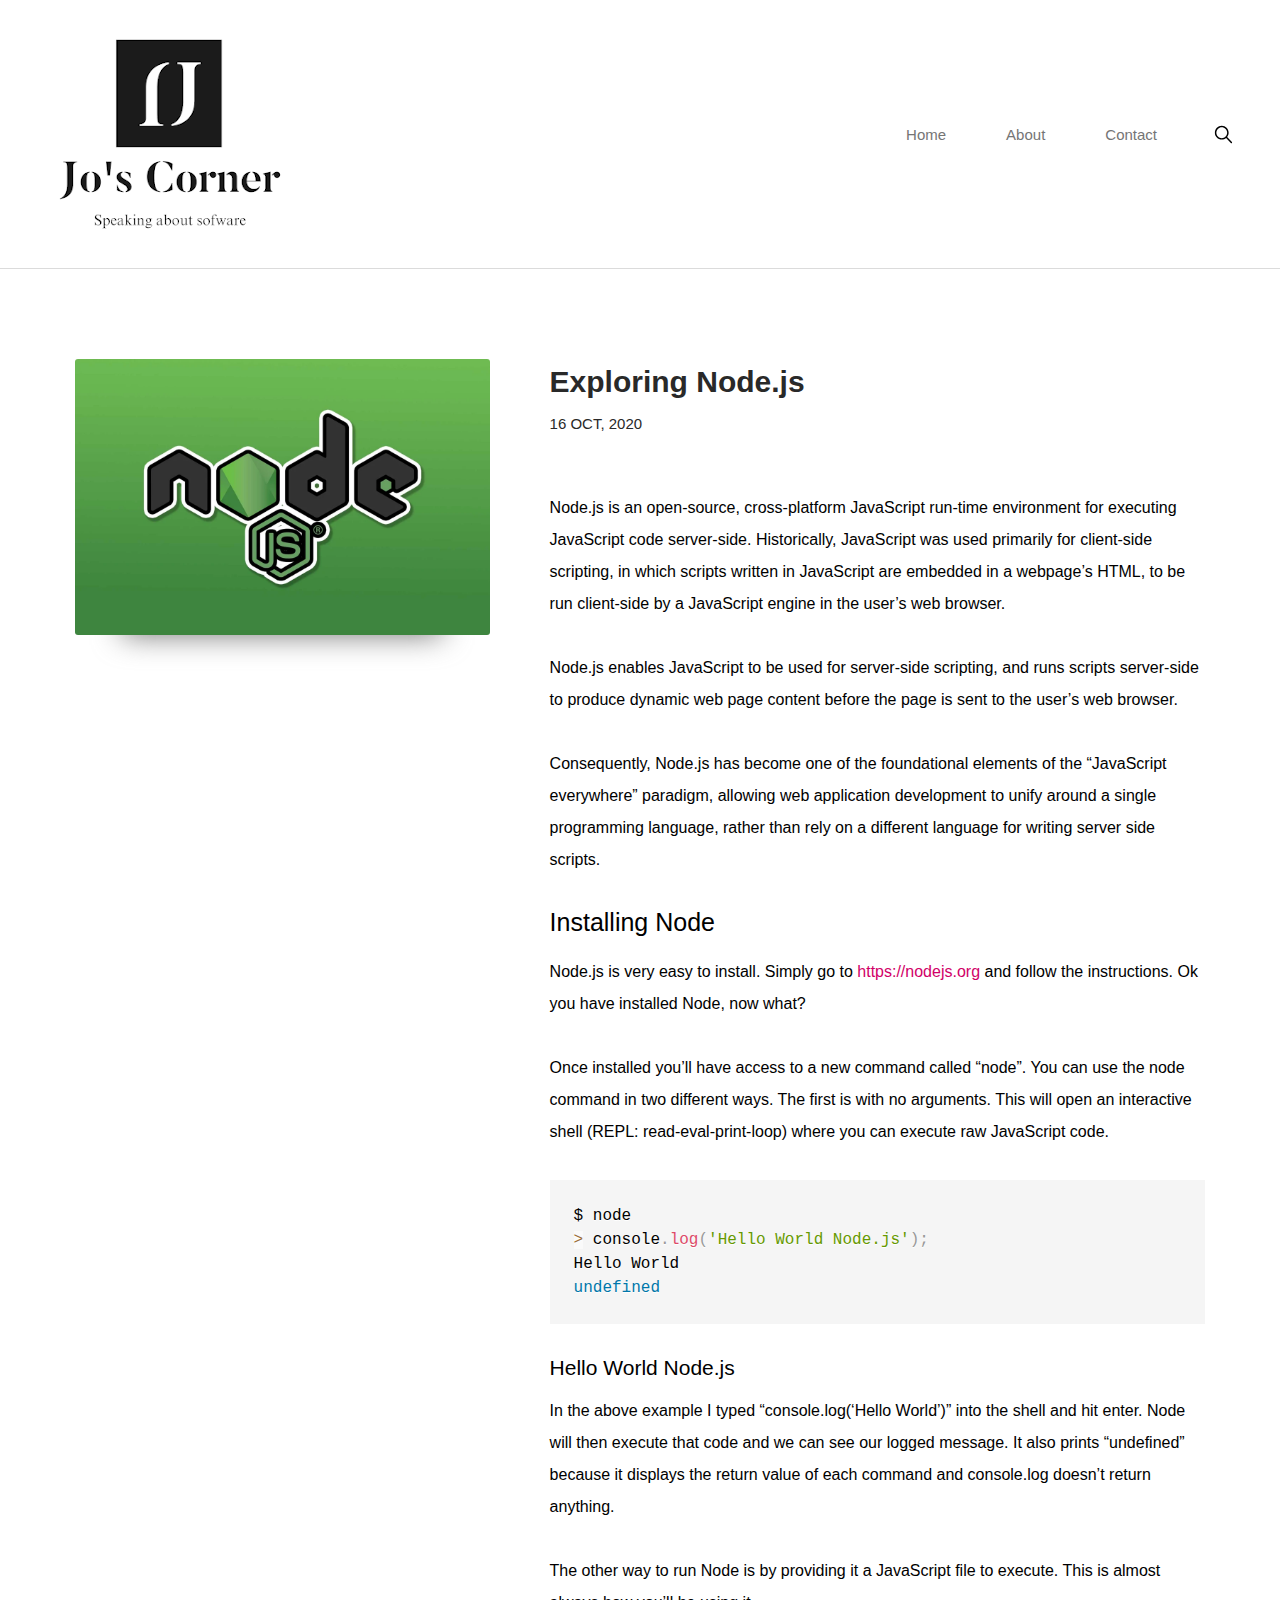
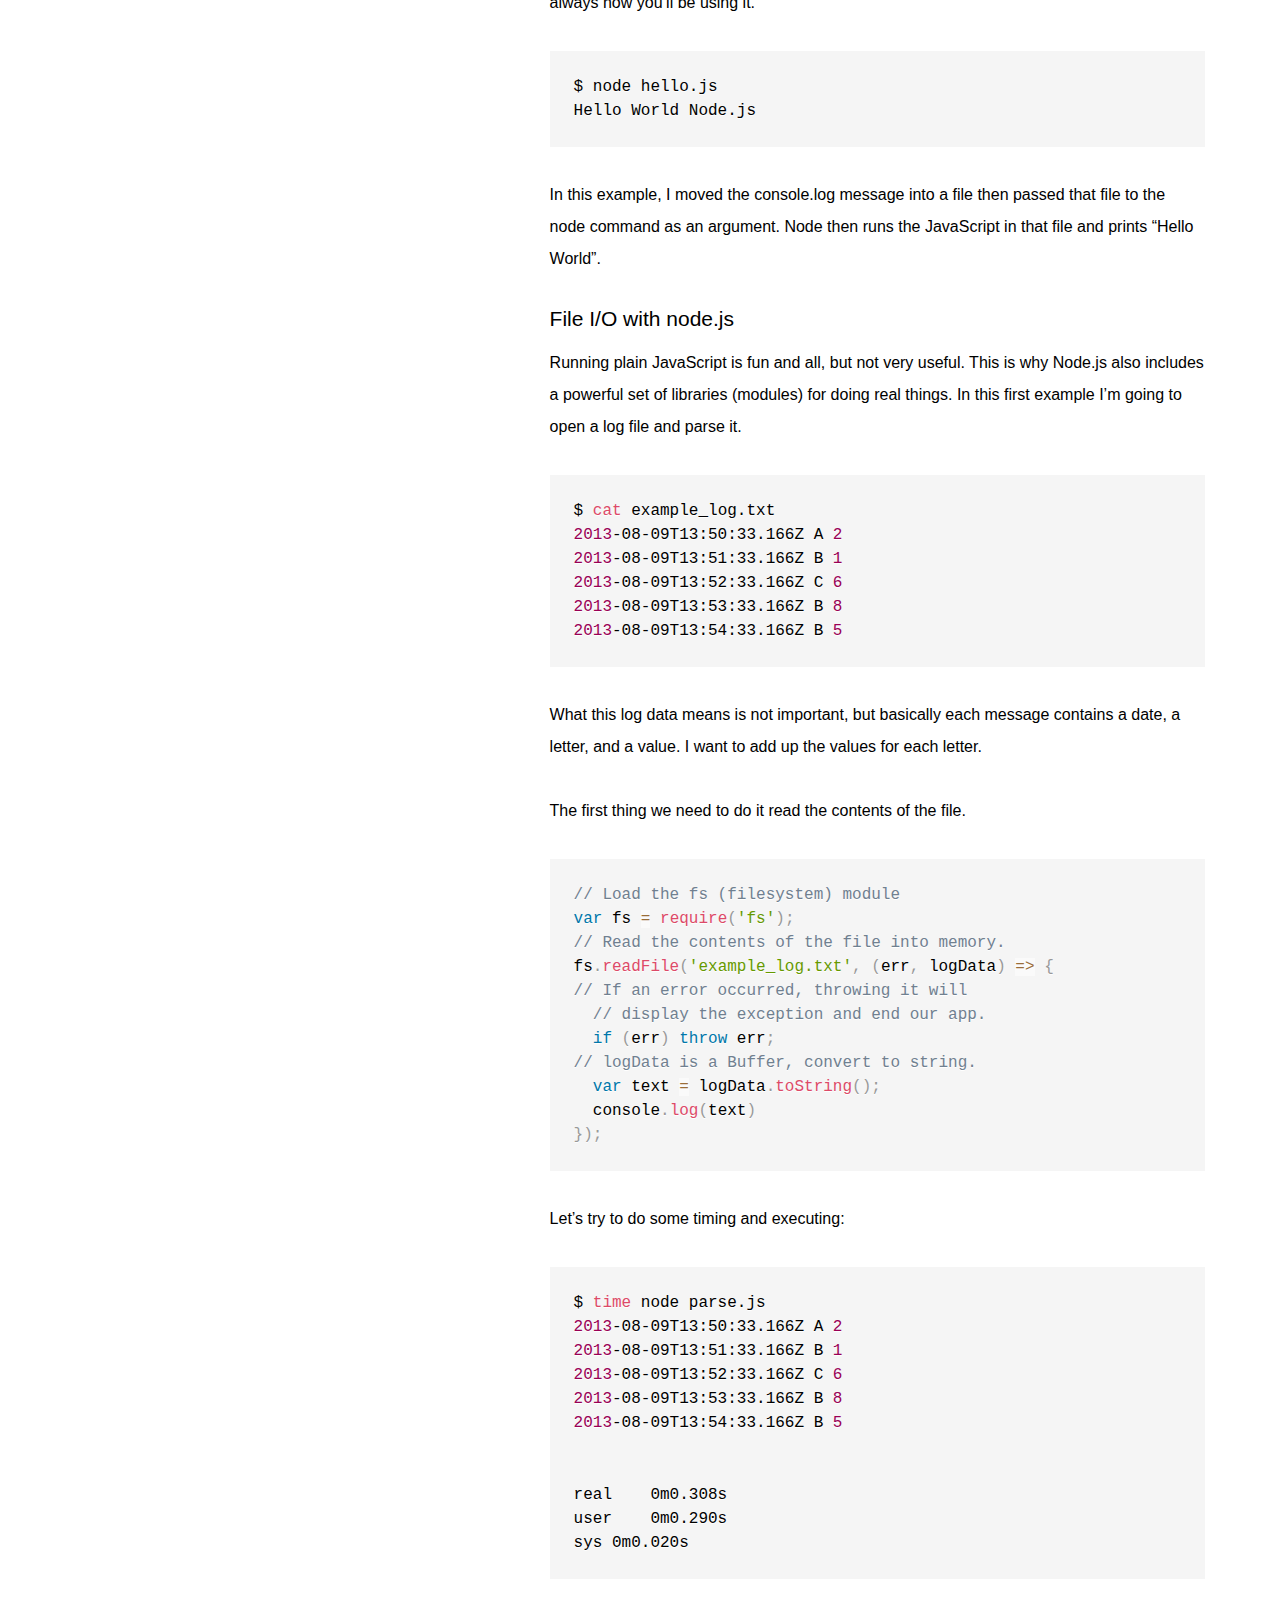
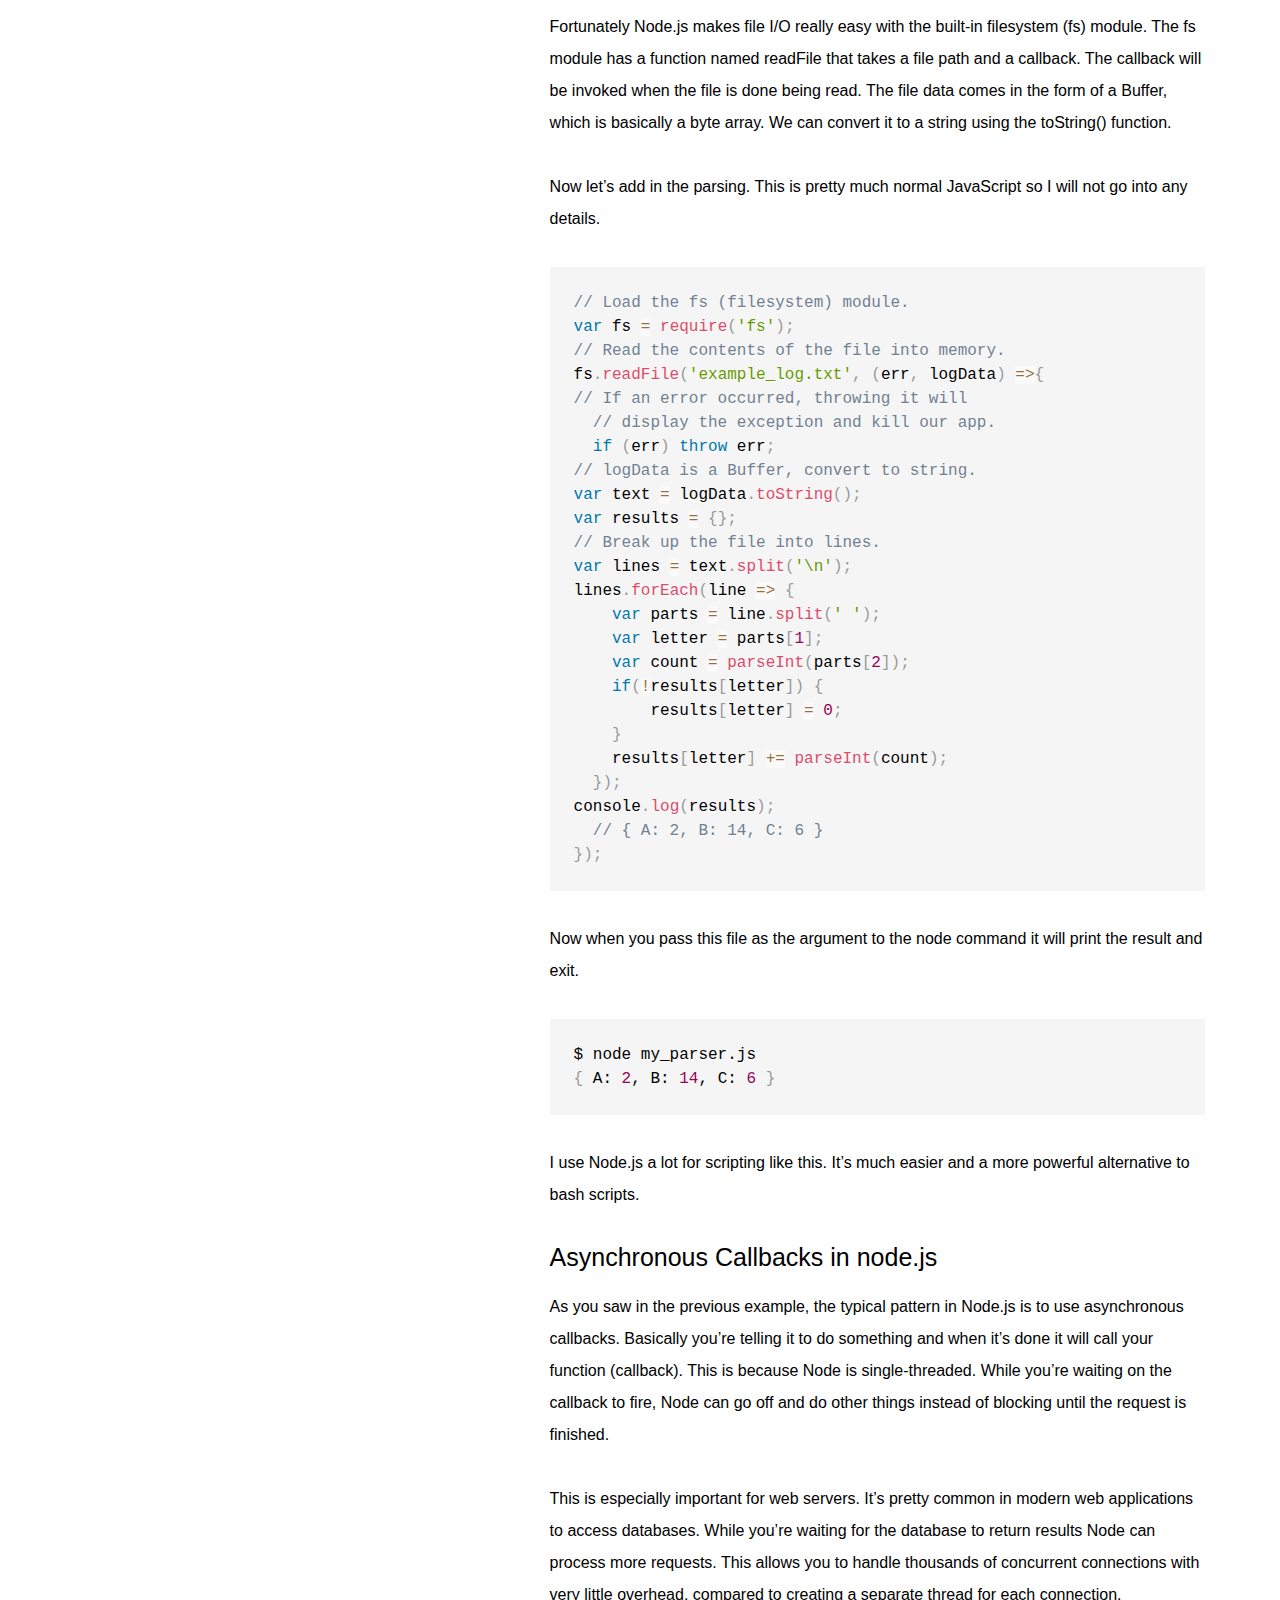
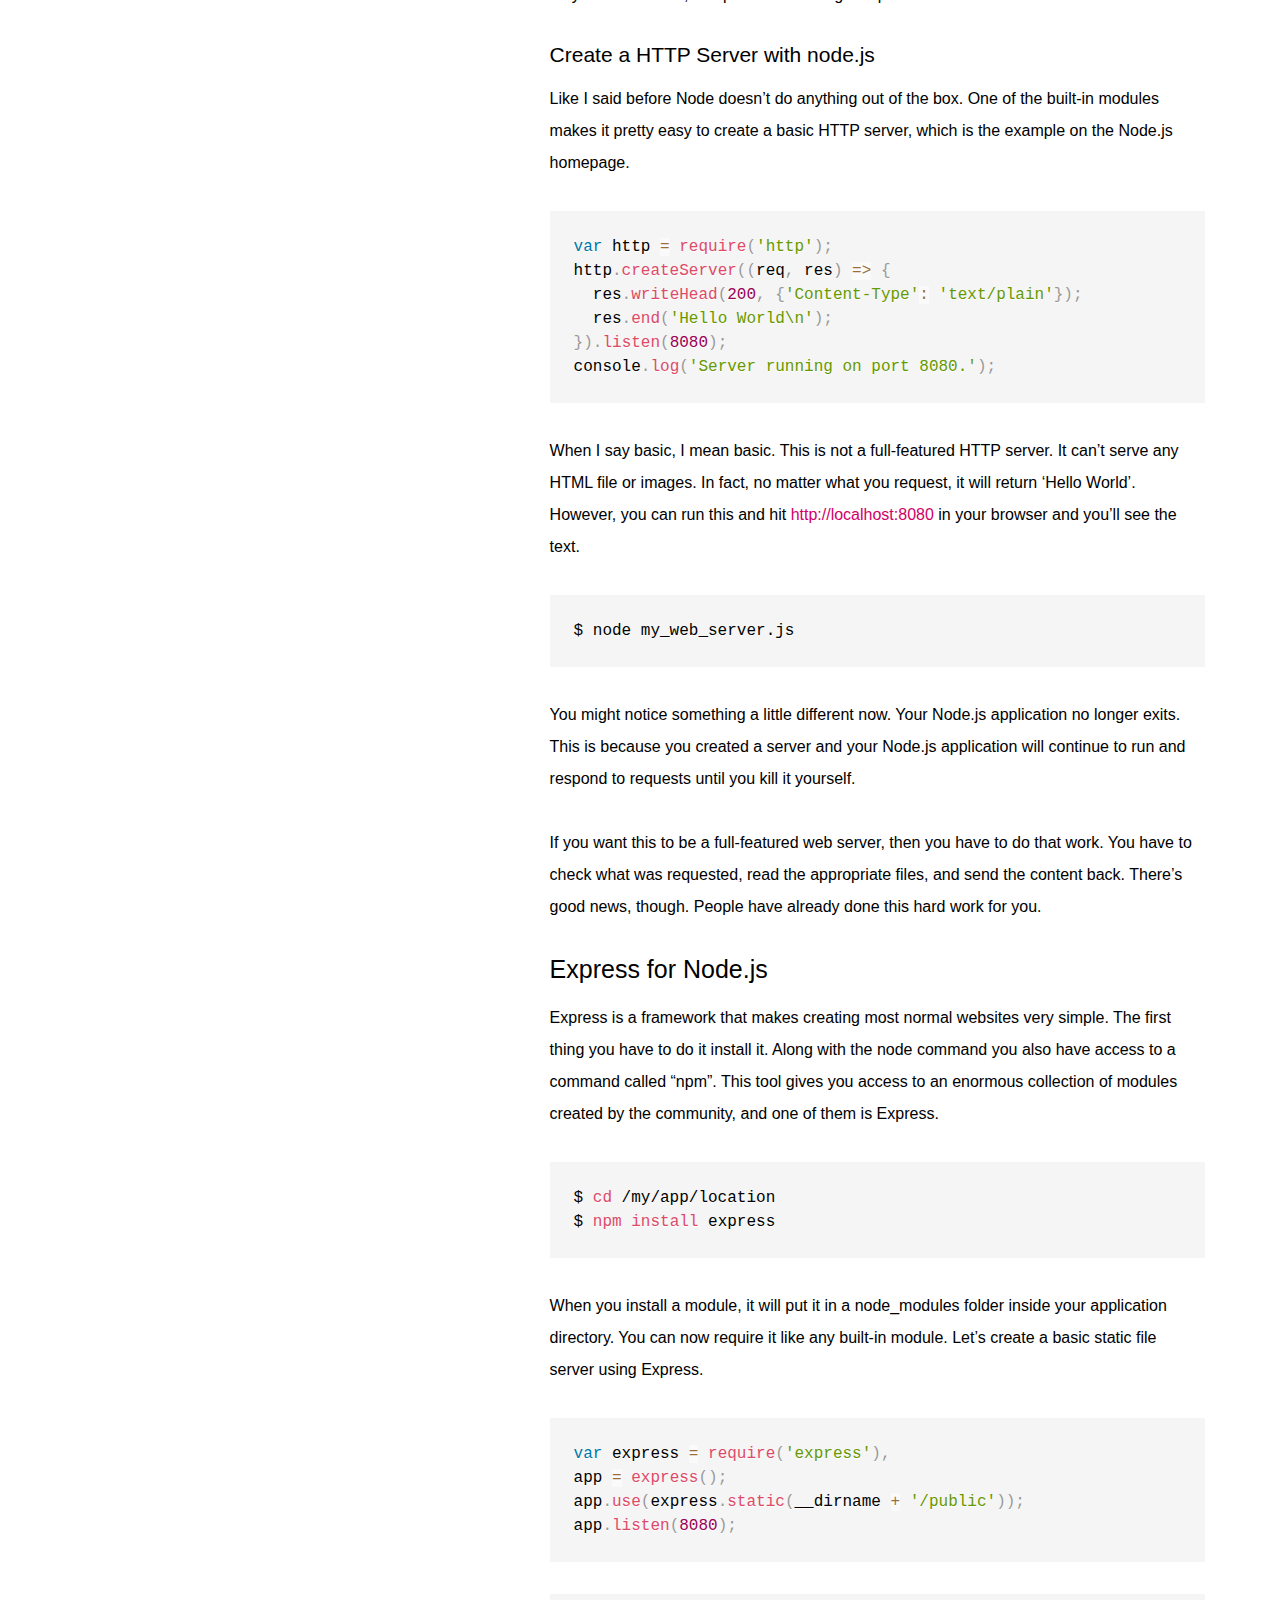
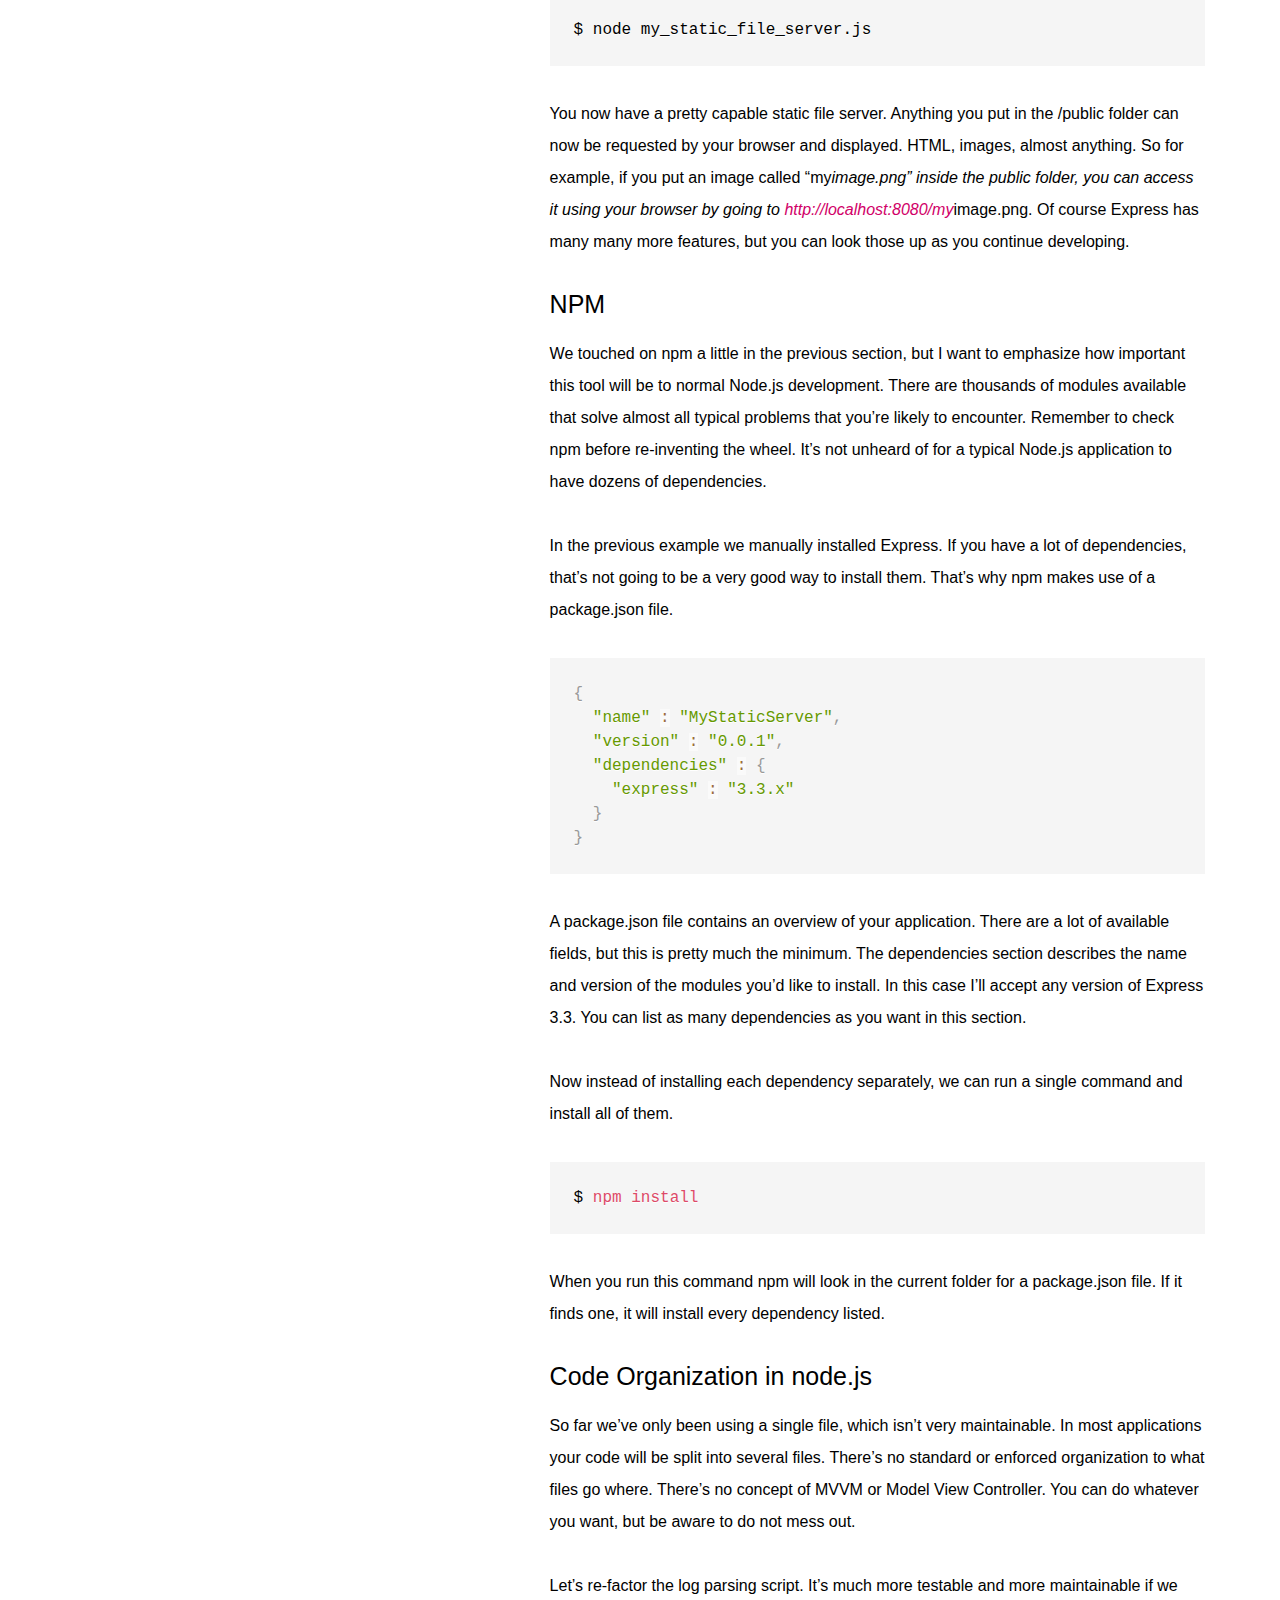
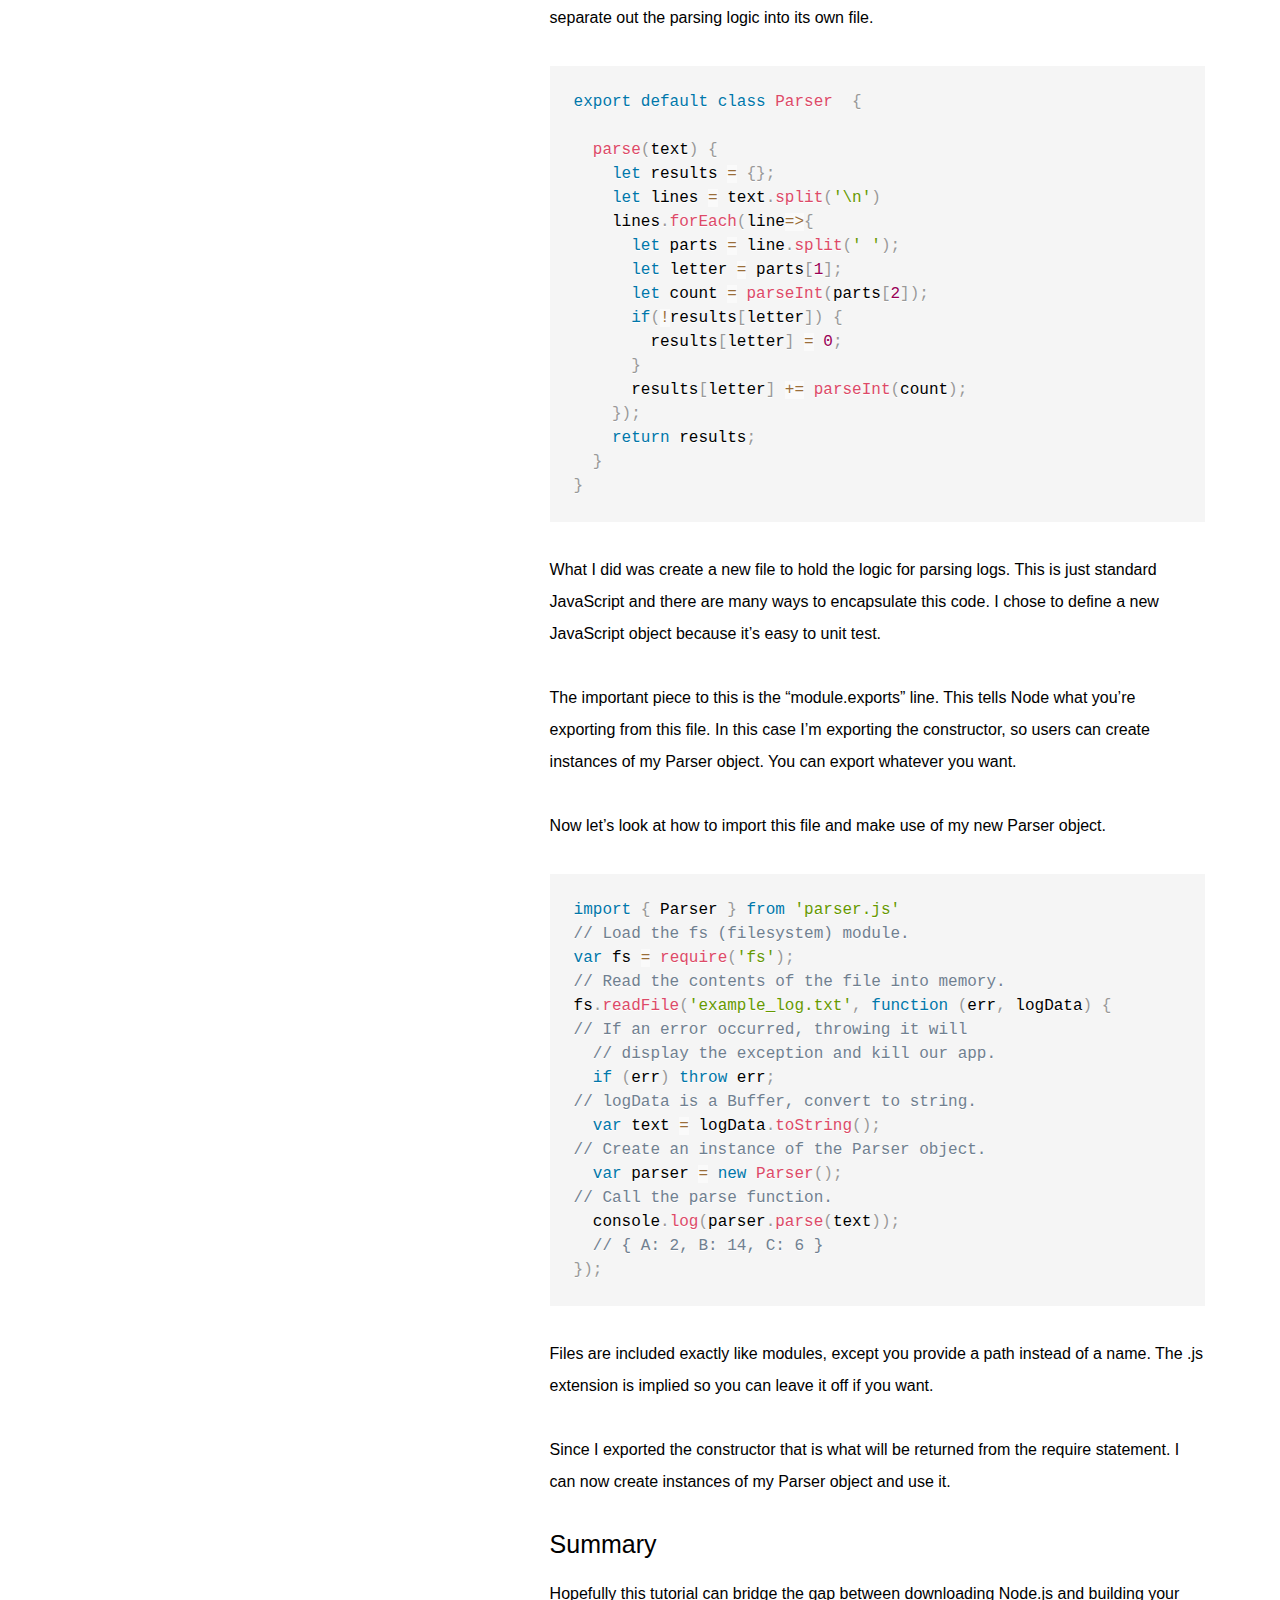
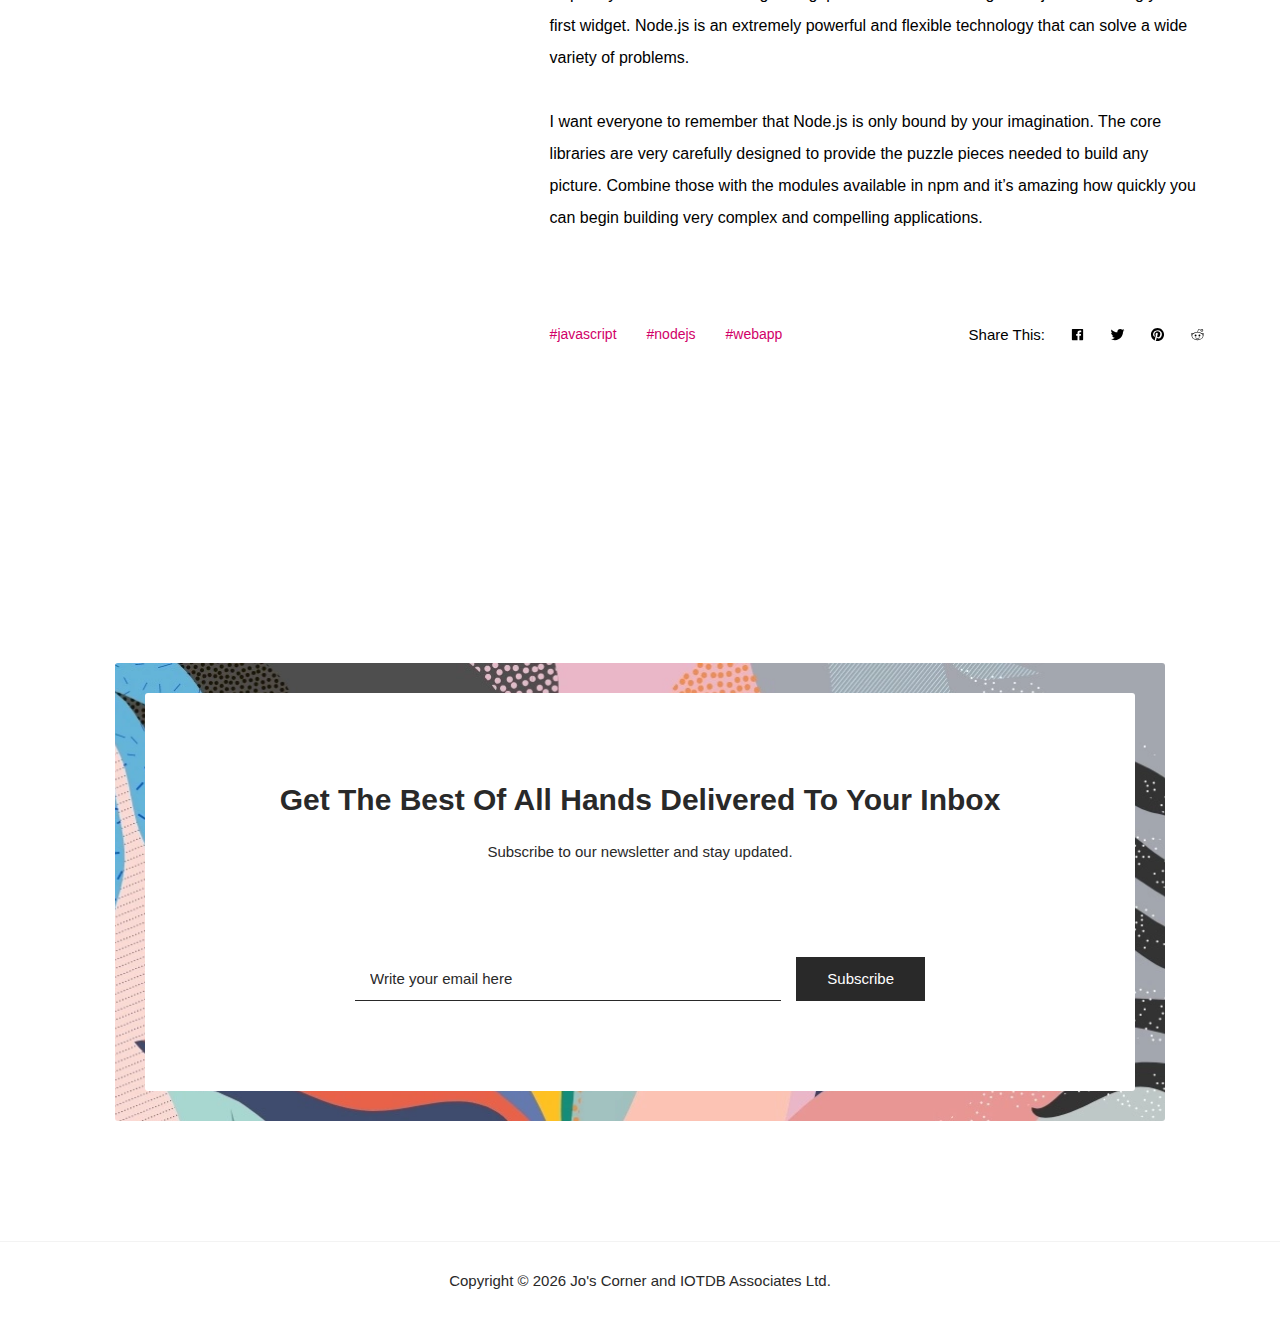
<file: can-i-use-hooks-today/index.html>
<!DOCTYPE html><html lang="en"><head><meta charSet="utf-8"/><meta http-equiv="x-ua-compatible" content="ie=edge"/><meta name="viewport" content="width=device-width, initial-scale=1, shrink-to-fit=no"/><style data-href="/styles.940ddc1b01f52d32e858.css" id="gatsby-global-css">@font-face{font-family:Montserrat;font-style:normal;font-display:swap;font-weight:100;src:local("Montserrat Thin "),local("Montserrat-Thin"),url(/static/montserrat-latin-100-191cc9f50f3b76b9617cb383f19acb7d.woff2) format("woff2"),url(/static/montserrat-latin-100-370318464551d5f25b0f0a78f374faac.woff) format("woff")}@font-face{font-family:Montserrat;font-style:italic;font-display:swap;font-weight:100;src:local("Montserrat Thin italic"),local("Montserrat-Thinitalic"),url(/static/montserrat-latin-100italic-bdeaeb79db315697bd173a55b097dc18.woff2) format("woff2"),url(/static/montserrat-latin-100italic-ecf7d49386e8f265878e735db34a7c4b.woff) format("woff")}@font-face{font-family:Montserrat;font-style:normal;font-display:swap;font-weight:200;src:local("Montserrat Extra Light "),local("Montserrat-Extra Light"),url(/static/montserrat-latin-200-85d5ef9db7f2dc6979172a4a3b2c57cb.woff2) format("woff2"),url(/static/montserrat-latin-200-1fc98e126a3d152549240e6244d7e669.woff) format("woff")}@font-face{font-family:Montserrat;font-style:italic;font-display:swap;font-weight:200;src:local("Montserrat Extra Light italic"),local("Montserrat-Extra Lightitalic"),url(/static/montserrat-latin-200italic-49095760a498d024fe1a85a078850df9.woff2) format("woff2"),url(/static/montserrat-latin-200italic-fe46cf8b9462c820457d3bf537e4057f.woff) format("woff")}@font-face{font-family:Montserrat;font-style:normal;font-display:swap;font-weight:300;src:local("Montserrat Light "),local("Montserrat-Light"),url(/static/montserrat-latin-300-7c3daf12b706645b5d3710f863a4da04.woff2) format("woff2"),url(/static/montserrat-latin-300-8dc95fab9cf98d02ca8d76e97d3dff60.woff) format("woff")}@font-face{font-family:Montserrat;font-style:italic;font-display:swap;font-weight:300;src:local("Montserrat Light italic"),local("Montserrat-Lightitalic"),url(/static/montserrat-latin-300italic-f20b178ca2024a5eac8e42e6649db86c.woff2) format("woff2"),url(/static/montserrat-latin-300italic-3fe16939288856e8e828fa2661bf2354.woff) format("woff")}@font-face{font-family:Montserrat;font-style:normal;font-display:swap;font-weight:400;src:local("Montserrat Regular "),local("Montserrat-Regular"),url(/static/montserrat-latin-400-bc3aa95dca08f5fee5291e34959c27bc.woff2) format("woff2"),url(/static/montserrat-latin-400-8102c4838f9e3d08dad644290a9cb701.woff) format("woff")}@font-face{font-family:Montserrat;font-style:italic;font-display:swap;font-weight:400;src:local("Montserrat Regular italic"),local("Montserrat-Regularitalic"),url(/static/montserrat-latin-400italic-5cad650422a7184467af5a4d17b264c4.woff2) format("woff2"),url(/static/montserrat-latin-400italic-d191f22af3bb50902b99ac577f81a322.woff) format("woff")}@font-face{font-family:Montserrat;font-style:normal;font-display:swap;font-weight:500;src:local("Montserrat Medium "),local("Montserrat-Medium"),url(/static/montserrat-latin-500-92d16e458625f4d2c8940f6bdca0ff09.woff2) format("woff2"),url(/static/montserrat-latin-500-8b763220218ffc11c57c84ddb80e7b26.woff) format("woff")}@font-face{font-family:Montserrat;font-style:italic;font-display:swap;font-weight:500;src:local("Montserrat Medium italic"),local("Montserrat-Mediumitalic"),url(/static/montserrat-latin-500italic-47bfcca6b69d6a9acca7a8bff17193e2.woff2) format("woff2"),url(/static/montserrat-latin-500italic-72c01f753c3940c0b9cb6bf2389caddf.woff) format("woff")}@font-face{font-family:Montserrat;font-style:normal;font-display:swap;font-weight:600;src:local("Montserrat SemiBold "),local("Montserrat-SemiBold"),url(/static/montserrat-latin-600-6fb1b5623e528e27c18658fecf5ee0ee.woff2) format("woff2"),url(/static/montserrat-latin-600-7c839d15a6f54e7025ba8c0c4b333e8f.woff) format("woff")}@font-face{font-family:Montserrat;font-style:italic;font-display:swap;font-weight:600;src:local("Montserrat SemiBold italic"),local("Montserrat-SemiBolditalic"),url(/static/montserrat-latin-600italic-60789af1c9338ed1a9546722ec54b4f7.woff2) format("woff2"),url(/static/montserrat-latin-600italic-f3d4de8d0afb19e777c79032ce828e3d.woff) format("woff")}@font-face{font-family:Montserrat;font-style:normal;font-display:swap;font-weight:700;src:local("Montserrat Bold "),local("Montserrat-Bold"),url(/static/montserrat-latin-700-39d93cf678c740f9f6b2b1cfde34bee3.woff2) format("woff2"),url(/static/montserrat-latin-700-80f10bd382f0df1cd650fec59f3c9394.woff) format("woff")}@font-face{font-family:Montserrat;font-style:italic;font-display:swap;font-weight:700;src:local("Montserrat Bold italic"),local("Montserrat-Bolditalic"),url(/static/montserrat-latin-700italic-ba136d97b14e82284dd595e257f11c47.woff2) format("woff2"),url(/static/montserrat-latin-700italic-8c98142b425630821139c24bd1698700.woff) format("woff")}@font-face{font-family:Montserrat;font-style:normal;font-display:swap;font-weight:800;src:local("Montserrat ExtraBold "),local("Montserrat-ExtraBold"),url(/static/montserrat-latin-800-b7018be9ed6cd94da8b6675b3a468c3b.woff2) format("woff2"),url(/static/montserrat-latin-800-9a9befcf50d64f9d2d19d8b1d1984add.woff) format("woff")}@font-face{font-family:Montserrat;font-style:italic;font-display:swap;font-weight:800;src:local("Montserrat ExtraBold italic"),local("Montserrat-ExtraBolditalic"),url(/static/montserrat-latin-800italic-540ffdd223d1a9ad3d4e678e1a23372e.woff2) format("woff2"),url(/static/montserrat-latin-800italic-897086f99f4e1f45e6b1e9368527d0bc.woff) format("woff")}@font-face{font-family:Montserrat;font-style:normal;font-display:swap;font-weight:900;src:local("Montserrat Black "),local("Montserrat-Black"),url(/static/montserrat-latin-900-58cd789700850375b834e8b6776002eb.woff2) format("woff2"),url(/static/montserrat-latin-900-26d42c9428780e545a540bbb50c84bce.woff) format("woff")}@font-face{font-family:Montserrat;font-style:italic;font-display:swap;font-weight:900;src:local("Montserrat Black italic"),local("Montserrat-Blackitalic"),url(/static/montserrat-latin-900italic-451157bc8861fe54f523b3669a3def71.woff2) format("woff2"),url(/static/montserrat-latin-900italic-a8ec4957e1c24f5793305763ad9845b3.woff) format("woff")}@font-face{font-family:Merriweather;font-style:normal;font-display:swap;font-weight:300;src:local("Merriweather Light "),local("Merriweather-Light"),url(/static/merriweather-latin-300-b1158cfcd4aacb9d8fb61625e37af46a.woff2) format("woff2"),url(/static/merriweather-latin-300-cc7de05e166e90320d7d896e0f72a19d.woff) format("woff")}@font-face{font-family:Merriweather;font-style:italic;font-display:swap;font-weight:300;src:local("Merriweather Light italic"),local("Merriweather-Lightitalic"),url(/static/merriweather-latin-300italic-8fe52a48089d6ebe46db0b8e7cc66263.woff2) format("woff2"),url(/static/merriweather-latin-300italic-e1331f5397c2a673f9d3765138debdb5.woff) format("woff")}@font-face{font-family:Merriweather;font-style:normal;font-display:swap;font-weight:400;src:local("Merriweather Regular "),local("Merriweather-Regular"),url(/static/merriweather-latin-400-8276fdb72ae8f4714d4e6eba704cc39f.woff2) format("woff2"),url(/static/merriweather-latin-400-69f09800f4f6479d06e44eba837df872.woff) format("woff")}@font-face{font-family:Merriweather;font-style:italic;font-display:swap;font-weight:400;src:local("Merriweather Regular italic"),local("Merriweather-Regularitalic"),url(/static/merriweather-latin-400italic-3a9be9ea9f7aa4af6de7307df21d9fc0.woff2) format("woff2"),url(/static/merriweather-latin-400italic-d76079ed7541a433a54f79316de086e9.woff) format("woff")}@font-face{font-family:Merriweather;font-style:normal;font-display:swap;font-weight:700;src:local("Merriweather Bold "),local("Merriweather-Bold"),url(/static/merriweather-latin-700-fa534be7ffa380e39a7f6e03bf9a5e03.woff2) format("woff2"),url(/static/merriweather-latin-700-ba56ea84b8084b7ff9677f50d3cd81bd.woff) format("woff")}@font-face{font-family:Merriweather;font-style:italic;font-display:swap;font-weight:700;src:local("Merriweather Bold italic"),local("Merriweather-Bolditalic"),url(/static/merriweather-latin-700italic-1ef5edaaa20ae53ea50399884c5e48c6.woff2) format("woff2"),url(/static/merriweather-latin-700italic-534bc9e7ce93c73d73426e46acd78092.woff) format("woff")}@font-face{font-family:Merriweather;font-style:normal;font-display:swap;font-weight:900;src:local("Merriweather Black "),local("Merriweather-Black"),url(/static/merriweather-latin-900-7528fb70e8a4a82c7305e72ff43ac25f.woff2) format("woff2"),url(/static/merriweather-latin-900-3799b6e2f5ed3fcccf9d7a708d7419fa.woff) format("woff")}@font-face{font-family:Merriweather;font-style:italic;font-display:swap;font-weight:900;src:local("Merriweather Black italic"),local("Merriweather-Blackitalic"),url(/static/merriweather-latin-900italic-e1b4d2aaa78e12ad84aaf8a56321e4c2.woff2) format("woff2"),url(/static/merriweather-latin-900italic-2ae22f731b3424e8dbb4b37f7ca6e708.woff) format("woff")}code[class*=language-],pre[class*=language-]{color:#000;background:none;text-shadow:0 1px #fff;font-family:Consolas,Monaco,Andale Mono,Ubuntu Mono,monospace;font-size:1em;text-align:left;white-space:pre;word-spacing:normal;word-break:normal;word-wrap:normal;line-height:1.5;-moz-tab-size:4;-o-tab-size:4;tab-size:4;-webkit-hyphens:none;-ms-hyphens:none;hyphens:none}code[class*=language-]::selection,code[class*=language-] ::selection,pre[class*=language-]::selection,pre[class*=language-] ::selection{text-shadow:none;background:#b3d4fc}@media print{code[class*=language-],pre[class*=language-]{text-shadow:none}}pre[class*=language-]{padding:1em;margin:.5em 0;overflow:auto}:not(pre)>code[class*=language-],pre[class*=language-]{background:#f5f2f0}:not(pre)>code[class*=language-]{padding:.1em;border-radius:.3em;white-space:normal}.token.cdata,.token.comment,.token.doctype,.token.prolog{color:#708090}.token.punctuation{color:#999}.token.namespace{opacity:.7}.token.boolean,.token.constant,.token.deleted,.token.number,.token.property,.token.symbol,.token.tag{color:#905}.token.attr-name,.token.builtin,.token.char,.token.inserted,.token.selector,.token.string{color:#690}.language-css .token.string,.style .token.string,.token.entity,.token.operator,.token.url{color:#9a6e3a;background:hsla(0,0%,100%,.5)}.token.atrule,.token.attr-value,.token.keyword{color:#07a}.token.class-name,.token.function{color:#dd4a68}.token.important,.token.regex,.token.variable{color:#e90}.token.bold,.token.important{font-weight:700}.token.italic{font-style:italic}.token.entity{cursor:help}@font-face{font-family:KaTeX_AMS;src:url(/static/KaTeX_AMS-Regular-e78e28b4834954df047e4925e9dbf354.woff2) format("woff2"),url(/static/KaTeX_AMS-Regular-7f06b4e30317f784d61d26686aed0ab2.woff) format("woff"),url(/static/KaTeX_AMS-Regular-aaf4eee9fba9907d61c3935e0b6a54ae.ttf) format("truetype");font-weight:400;font-style:normal}@font-face{font-family:KaTeX_Caligraphic;src:url(/static/KaTeX_Caligraphic-Bold-4ec58befa687e9752c3c91cd9bcf1bcb.woff2) format("woff2"),url(/static/KaTeX_Caligraphic-Bold-1e802ca9dedc4ed4e3c6f645e4316128.woff) format("woff"),url(/static/KaTeX_Caligraphic-Bold-021dd4dc61ee5f5cdf315f43b48c094b.ttf) format("truetype");font-weight:700;font-style:normal}@font-face{font-family:KaTeX_Caligraphic;src:url(/static/KaTeX_Caligraphic-Regular-7edb53b6693d75b8a2232481eea1a52c.woff2) format("woff2"),url(/static/KaTeX_Caligraphic-Regular-d3b46c3a530116933081d9d74e3e9fe8.woff) format("woff"),url(/static/KaTeX_Caligraphic-Regular-d49f2d55ce4f40f982d8ba63d746fbf9.ttf) format("truetype");font-weight:400;font-style:normal}@font-face{font-family:KaTeX_Fraktur;src:url(/static/KaTeX_Fraktur-Bold-d5b59ec9764e10f4a82369ae29f3ac58.woff2) format("woff2"),url(/static/KaTeX_Fraktur-Bold-c4c8cab7d5be97b2bb283e531c077355.woff) format("woff"),url(/static/KaTeX_Fraktur-Bold-a31e7cba7b7221ebf1a2ae545fb306b2.ttf) format("truetype");font-weight:700;font-style:normal}@font-face{font-family:KaTeX_Fraktur;src:url(/static/KaTeX_Fraktur-Regular-32a5339eb809f381a7357ba56f82aab3.woff2) format("woff2"),url(/static/KaTeX_Fraktur-Regular-b7d9c46bff5d51da6209e355cc4a235d.woff) format("woff"),url(/static/KaTeX_Fraktur-Regular-a48dad4f58c82e38a10da0ceebb86370.ttf) format("truetype");font-weight:400;font-style:normal}@font-face{font-family:KaTeX_Main;src:url(/static/KaTeX_Main-Bold-8e1e01c4b1207c0a383d9a2b4f86e637.woff2) format("woff2"),url(/static/KaTeX_Main-Bold-22086eb5d97009c3e99bcc1d16ce6865.woff) format("woff"),url(/static/KaTeX_Main-Bold-9ceff51b3cb7ce6eb4e8efa8163a1472.ttf) format("truetype");font-weight:700;font-style:normal}@font-face{font-family:KaTeX_Main;src:url(/static/KaTeX_Main-BoldItalic-284a17fe5baf72ff8217d4c7e70c0f82.woff2) format("woff2"),url(/static/KaTeX_Main-BoldItalic-4c57dbc44bfff1fdf08a59cf556fdab3.woff) format("woff"),url(/static/KaTeX_Main-BoldItalic-e8b44b990516dab7937bf240fde8b46a.ttf) format("truetype");font-weight:700;font-style:italic}@font-face{font-family:KaTeX_Main;src:url(/static/KaTeX_Main-Italic-e533d5a2506cf053cd671b335ec04dde.woff2) format("woff2"),url(/static/KaTeX_Main-Italic-99be0e10c38cd42466e6fe1665ef9536.woff) format("woff"),url(/static/KaTeX_Main-Italic-29c86397e75cdcb3135af8295f1c2e28.ttf) format("truetype");font-weight:400;font-style:italic}@font-face{font-family:KaTeX_Main;src:url(/static/KaTeX_Main-Regular-5c734d78610fa35282f3379f866707f2.woff2) format("woff2"),url(/static/KaTeX_Main-Regular-b741441f6d71014d0453ca3ebc884dd4.woff) format("woff"),url(/static/KaTeX_Main-Regular-5c94aef490324b0925dbe5f643e8fd04.ttf) format("truetype");font-weight:400;font-style:normal}@font-face{font-family:KaTeX_Math;src:url(/static/KaTeX_Math-BoldItalic-d747bd1e7a6a43864285edd73dcde253.woff2) format("woff2"),url(/static/KaTeX_Math-BoldItalic-b13731ef4e2bfc3d8d859271e39550fc.woff) format("woff"),url(/static/KaTeX_Math-BoldItalic-9a2834a9ff8ab411153571e0e55ac693.ttf) format("truetype");font-weight:700;font-style:italic}@font-face{font-family:KaTeX_Math;src:url(/static/KaTeX_Math-Italic-4ad08b826b8065e1eab85324d726538c.woff2) format("woff2"),url(/static/KaTeX_Math-Italic-f0303906c2a67ac63bf1e8ccd638a89e.woff) format("woff"),url(/static/KaTeX_Math-Italic-291e76b8871b84560701bd29f9d1dcc7.ttf) format("truetype");font-weight:400;font-style:italic}@font-face{font-family:"KaTeX_SansSerif";src:url(/static/KaTeX_SansSerif-Bold-6e0830bee40435e72165345e0682fbfc.woff2) format("woff2"),url(/static/KaTeX_SansSerif-Bold-3fb419559955e3ce75619f1a5e8c6c84.woff) format("woff"),url(/static/KaTeX_SansSerif-Bold-7dc027cba9f7b11ec92af4a311372a85.ttf) format("truetype");font-weight:700;font-style:normal}@font-face{font-family:"KaTeX_SansSerif";src:url(/static/KaTeX_SansSerif-Italic-fba01c9c6fb2866a0f95bcacb2c187a5.woff2) format("woff2"),url(/static/KaTeX_SansSerif-Italic-727a9b0d97d72d2fc0228fe4e07fb4d8.woff) format("woff"),url(/static/KaTeX_SansSerif-Italic-4059868e460d2d2e6be18e180d20c43d.ttf) format("truetype");font-weight:400;font-style:italic}@font-face{font-family:"KaTeX_SansSerif";src:url(/static/KaTeX_SansSerif-Regular-d929cd671b19f0cfea55b6200fb47461.woff2) format("woff2"),url(/static/KaTeX_SansSerif-Regular-2555754a67062cac3a0913b715ab982f.woff) format("woff"),url(/static/KaTeX_SansSerif-Regular-5c58d168c0b66d2c32234a6718e74dfb.ttf) format("truetype");font-weight:400;font-style:normal}@font-face{font-family:KaTeX_Script;src:url(/static/KaTeX_Script-Regular-755e2491f13b5269f0afd5a56f7aa692.woff2) format("woff2"),url(/static/KaTeX_Script-Regular-d524c9a5b62a17f98f4a97af37fea735.woff) format("woff"),url(/static/KaTeX_Script-Regular-d12ea9efb375f9dc331f562e69892638.ttf) format("truetype");font-weight:400;font-style:normal}@font-face{font-family:KaTeX_Size1;src:url([data-uri]) format("woff2"),url([data-uri]) format("woff"),url(/static/KaTeX_Size1-Regular-7342d45b052c3a2abc21049959fbab7f.ttf) format("truetype");font-weight:400;font-style:normal}@font-face{font-family:KaTeX_Size2;src:url([data-uri]) format("woff2"),url([data-uri]) format("woff"),url(/static/KaTeX_Size2-Regular-eb130dcc661de766c999c60ba1525a88.ttf) format("truetype");font-weight:400;font-style:normal}@font-face{font-family:KaTeX_Size3;src:url([data-uri]) format("woff2"),url([data-uri]) format("woff"),url([data-uri]) format("truetype");font-weight:400;font-style:normal}@font-face{font-family:KaTeX_Size4;src:url([data-uri]) format("woff2"),url([data-uri]) format("woff"),url(/static/KaTeX_Size4-Regular-ad7672524b64b730dfd176140a8945cb.ttf) format("truetype");font-weight:400;font-style:normal}@font-face{font-family:KaTeX_Typewriter;src:url(/static/KaTeX_Typewriter-Regular-6cc31ea5c223c88705a13727a71417fa.woff2) format("woff2"),url(/static/KaTeX_Typewriter-Regular-3fe216d2a5f736c560cde71984554b64.woff) format("woff"),url(/static/KaTeX_Typewriter-Regular-257023560753aeb0b89b7e434d3da17f.ttf) format("truetype");font-weight:400;font-style:normal}.katex{font:normal 1.21em KaTeX_Main,Times New Roman,serif;line-height:1.2;text-indent:0;text-rendering:auto}.katex *{-ms-high-contrast-adjust:none!important}.katex .katex-version:after{content:"0.11.1"}.katex .katex-mathml{position:absolute;clip:rect(1px,1px,1px,1px);padding:0;border:0;height:1px;width:1px;overflow:hidden}.katex .katex-html>.newline{display:block}.katex .base{position:relative;white-space:nowrap;width:-webkit-min-content;width:-moz-min-content;width:min-content}.katex .base,.katex .strut{display:inline-block}.katex .textbf{font-weight:700}.katex .textit{font-style:italic}.katex .textrm{font-family:KaTeX_Main}.katex .textsf{font-family:KaTeX_SansSerif}.katex .texttt{font-family:KaTeX_Typewriter}.katex .mathdefault{font-family:KaTeX_Math;font-style:italic}.katex .mathit{font-family:KaTeX_Main;font-style:italic}.katex .mathrm{font-style:normal}.katex .mathbf{font-family:KaTeX_Main;font-weight:700}.katex .boldsymbol{font-family:KaTeX_Math;font-weight:700;font-style:italic}.katex .amsrm,.katex .mathbb,.katex .textbb{font-family:KaTeX_AMS}.katex .mathcal{font-family:KaTeX_Caligraphic}.katex .mathfrak,.katex .textfrak{font-family:KaTeX_Fraktur}.katex .mathtt{font-family:KaTeX_Typewriter}.katex .mathscr,.katex .textscr{font-family:KaTeX_Script}.katex .mathsf,.katex .textsf{font-family:KaTeX_SansSerif}.katex .mathboldsf,.katex .textboldsf{font-family:KaTeX_SansSerif;font-weight:700}.katex .mathitsf,.katex .textitsf{font-family:KaTeX_SansSerif;font-style:italic}.katex .mainrm{font-family:KaTeX_Main;font-style:normal}.katex .vlist-t{display:inline-table;table-layout:fixed}.katex .vlist-r{display:table-row}.katex .vlist{display:table-cell;vertical-align:bottom;position:relative}.katex .vlist>span{display:block;height:0;position:relative}.katex .vlist>span>span{display:inline-block}.katex .vlist>span>.pstrut{overflow:hidden;width:0}.katex .vlist-t2{margin-right:-2px}.katex .vlist-s{display:table-cell;vertical-align:bottom;font-size:1px;width:2px;min-width:2px}.katex .msupsub{text-align:left}.katex .mfrac>span>span{text-align:center}.katex .mfrac .frac-line{display:inline-block;width:100%;border-bottom-style:solid}.katex .hdashline,.katex .hline,.katex .mfrac .frac-line,.katex .overline .overline-line,.katex .rule,.katex .underline .underline-line{min-height:1px}.katex .mspace{display:inline-block}.katex .clap,.katex .llap,.katex .rlap{width:0;position:relative}.katex .clap>.inner,.katex .llap>.inner,.katex .rlap>.inner{position:absolute}.katex .clap>.fix,.katex .llap>.fix,.katex .rlap>.fix{display:inline-block}.katex .llap>.inner{right:0}.katex .clap>.inner,.katex .rlap>.inner{left:0}.katex .clap>.inner>span{margin-left:-50%;margin-right:50%}.katex .rule{display:inline-block;border:0 solid;position:relative}.katex .hline,.katex .overline .overline-line,.katex .underline .underline-line{display:inline-block;width:100%;border-bottom-style:solid}.katex .hdashline{display:inline-block;width:100%;border-bottom-style:dashed}.katex .sqrt>.root{margin-left:.27777778em;margin-right:-.55555556em}.katex .fontsize-ensurer.reset-size1.size1,.katex .sizing.reset-size1.size1{font-size:1em}.katex .fontsize-ensurer.reset-size1.size2,.katex .sizing.reset-size1.size2{font-size:1.2em}.katex .fontsize-ensurer.reset-size1.size3,.katex .sizing.reset-size1.size3{font-size:1.4em}.katex .fontsize-ensurer.reset-size1.size4,.katex .sizing.reset-size1.size4{font-size:1.6em}.katex .fontsize-ensurer.reset-size1.size5,.katex .sizing.reset-size1.size5{font-size:1.8em}.katex .fontsize-ensurer.reset-size1.size6,.katex .sizing.reset-size1.size6{font-size:2em}.katex .fontsize-ensurer.reset-size1.size7,.katex .sizing.reset-size1.size7{font-size:2.4em}.katex .fontsize-ensurer.reset-size1.size8,.katex .sizing.reset-size1.size8{font-size:2.88em}.katex .fontsize-ensurer.reset-size1.size9,.katex .sizing.reset-size1.size9{font-size:3.456em}.katex .fontsize-ensurer.reset-size1.size10,.katex .sizing.reset-size1.size10{font-size:4.148em}.katex .fontsize-ensurer.reset-size1.size11,.katex .sizing.reset-size1.size11{font-size:4.976em}.katex .fontsize-ensurer.reset-size2.size1,.katex .sizing.reset-size2.size1{font-size:.83333333em}.katex .fontsize-ensurer.reset-size2.size2,.katex .sizing.reset-size2.size2{font-size:1em}.katex .fontsize-ensurer.reset-size2.size3,.katex .sizing.reset-size2.size3{font-size:1.16666667em}.katex .fontsize-ensurer.reset-size2.size4,.katex .sizing.reset-size2.size4{font-size:1.33333333em}.katex .fontsize-ensurer.reset-size2.size5,.katex .sizing.reset-size2.size5{font-size:1.5em}.katex .fontsize-ensurer.reset-size2.size6,.katex .sizing.reset-size2.size6{font-size:1.66666667em}.katex .fontsize-ensurer.reset-size2.size7,.katex .sizing.reset-size2.size7{font-size:2em}.katex .fontsize-ensurer.reset-size2.size8,.katex .sizing.reset-size2.size8{font-size:2.4em}.katex .fontsize-ensurer.reset-size2.size9,.katex .sizing.reset-size2.size9{font-size:2.88em}.katex .fontsize-ensurer.reset-size2.size10,.katex .sizing.reset-size2.size10{font-size:3.45666667em}.katex .fontsize-ensurer.reset-size2.size11,.katex .sizing.reset-size2.size11{font-size:4.14666667em}.katex .fontsize-ensurer.reset-size3.size1,.katex .sizing.reset-size3.size1{font-size:.71428571em}.katex .fontsize-ensurer.reset-size3.size2,.katex .sizing.reset-size3.size2{font-size:.85714286em}.katex .fontsize-ensurer.reset-size3.size3,.katex .sizing.reset-size3.size3{font-size:1em}.katex .fontsize-ensurer.reset-size3.size4,.katex .sizing.reset-size3.size4{font-size:1.14285714em}.katex .fontsize-ensurer.reset-size3.size5,.katex .sizing.reset-size3.size5{font-size:1.28571429em}.katex .fontsize-ensurer.reset-size3.size6,.katex .sizing.reset-size3.size6{font-size:1.42857143em}.katex .fontsize-ensurer.reset-size3.size7,.katex .sizing.reset-size3.size7{font-size:1.71428571em}.katex .fontsize-ensurer.reset-size3.size8,.katex .sizing.reset-size3.size8{font-size:2.05714286em}.katex .fontsize-ensurer.reset-size3.size9,.katex .sizing.reset-size3.size9{font-size:2.46857143em}.katex .fontsize-ensurer.reset-size3.size10,.katex .sizing.reset-size3.size10{font-size:2.96285714em}.katex .fontsize-ensurer.reset-size3.size11,.katex .sizing.reset-size3.size11{font-size:3.55428571em}.katex .fontsize-ensurer.reset-size4.size1,.katex .sizing.reset-size4.size1{font-size:.625em}.katex .fontsize-ensurer.reset-size4.size2,.katex .sizing.reset-size4.size2{font-size:.75em}.katex .fontsize-ensurer.reset-size4.size3,.katex .sizing.reset-size4.size3{font-size:.875em}.katex .fontsize-ensurer.reset-size4.size4,.katex .sizing.reset-size4.size4{font-size:1em}.katex .fontsize-ensurer.reset-size4.size5,.katex .sizing.reset-size4.size5{font-size:1.125em}.katex .fontsize-ensurer.reset-size4.size6,.katex .sizing.reset-size4.size6{font-size:1.25em}.katex .fontsize-ensurer.reset-size4.size7,.katex .sizing.reset-size4.size7{font-size:1.5em}.katex .fontsize-ensurer.reset-size4.size8,.katex .sizing.reset-size4.size8{font-size:1.8em}.katex .fontsize-ensurer.reset-size4.size9,.katex .sizing.reset-size4.size9{font-size:2.16em}.katex .fontsize-ensurer.reset-size4.size10,.katex .sizing.reset-size4.size10{font-size:2.5925em}.katex .fontsize-ensurer.reset-size4.size11,.katex .sizing.reset-size4.size11{font-size:3.11em}.katex .fontsize-ensurer.reset-size5.size1,.katex .sizing.reset-size5.size1{font-size:.55555556em}.katex .fontsize-ensurer.reset-size5.size2,.katex .sizing.reset-size5.size2{font-size:.66666667em}.katex .fontsize-ensurer.reset-size5.size3,.katex .sizing.reset-size5.size3{font-size:.77777778em}.katex .fontsize-ensurer.reset-size5.size4,.katex .sizing.reset-size5.size4{font-size:.88888889em}.katex .fontsize-ensurer.reset-size5.size5,.katex .sizing.reset-size5.size5{font-size:1em}.katex .fontsize-ensurer.reset-size5.size6,.katex .sizing.reset-size5.size6{font-size:1.11111111em}.katex .fontsize-ensurer.reset-size5.size7,.katex .sizing.reset-size5.size7{font-size:1.33333333em}.katex .fontsize-ensurer.reset-size5.size8,.katex .sizing.reset-size5.size8{font-size:1.6em}.katex .fontsize-ensurer.reset-size5.size9,.katex .sizing.reset-size5.size9{font-size:1.92em}.katex .fontsize-ensurer.reset-size5.size10,.katex .sizing.reset-size5.size10{font-size:2.30444444em}.katex .fontsize-ensurer.reset-size5.size11,.katex .sizing.reset-size5.size11{font-size:2.76444444em}.katex .fontsize-ensurer.reset-size6.size1,.katex .sizing.reset-size6.size1{font-size:.5em}.katex .fontsize-ensurer.reset-size6.size2,.katex .sizing.reset-size6.size2{font-size:.6em}.katex .fontsize-ensurer.reset-size6.size3,.katex .sizing.reset-size6.size3{font-size:.7em}.katex .fontsize-ensurer.reset-size6.size4,.katex .sizing.reset-size6.size4{font-size:.8em}.katex .fontsize-ensurer.reset-size6.size5,.katex .sizing.reset-size6.size5{font-size:.9em}.katex .fontsize-ensurer.reset-size6.size6,.katex .sizing.reset-size6.size6{font-size:1em}.katex .fontsize-ensurer.reset-size6.size7,.katex .sizing.reset-size6.size7{font-size:1.2em}.katex .fontsize-ensurer.reset-size6.size8,.katex .sizing.reset-size6.size8{font-size:1.44em}.katex .fontsize-ensurer.reset-size6.size9,.katex .sizing.reset-size6.size9{font-size:1.728em}.katex .fontsize-ensurer.reset-size6.size10,.katex .sizing.reset-size6.size10{font-size:2.074em}.katex .fontsize-ensurer.reset-size6.size11,.katex .sizing.reset-size6.size11{font-size:2.488em}.katex .fontsize-ensurer.reset-size7.size1,.katex .sizing.reset-size7.size1{font-size:.41666667em}.katex .fontsize-ensurer.reset-size7.size2,.katex .sizing.reset-size7.size2{font-size:.5em}.katex .fontsize-ensurer.reset-size7.size3,.katex .sizing.reset-size7.size3{font-size:.58333333em}.katex .fontsize-ensurer.reset-size7.size4,.katex .sizing.reset-size7.size4{font-size:.66666667em}.katex .fontsize-ensurer.reset-size7.size5,.katex .sizing.reset-size7.size5{font-size:.75em}.katex .fontsize-ensurer.reset-size7.size6,.katex .sizing.reset-size7.size6{font-size:.83333333em}.katex .fontsize-ensurer.reset-size7.size7,.katex .sizing.reset-size7.size7{font-size:1em}.katex .fontsize-ensurer.reset-size7.size8,.katex .sizing.reset-size7.size8{font-size:1.2em}.katex .fontsize-ensurer.reset-size7.size9,.katex .sizing.reset-size7.size9{font-size:1.44em}.katex .fontsize-ensurer.reset-size7.size10,.katex .sizing.reset-size7.size10{font-size:1.72833333em}.katex .fontsize-ensurer.reset-size7.size11,.katex .sizing.reset-size7.size11{font-size:2.07333333em}.katex .fontsize-ensurer.reset-size8.size1,.katex .sizing.reset-size8.size1{font-size:.34722222em}.katex .fontsize-ensurer.reset-size8.size2,.katex .sizing.reset-size8.size2{font-size:.41666667em}.katex .fontsize-ensurer.reset-size8.size3,.katex .sizing.reset-size8.size3{font-size:.48611111em}.katex .fontsize-ensurer.reset-size8.size4,.katex .sizing.reset-size8.size4{font-size:.55555556em}.katex .fontsize-ensurer.reset-size8.size5,.katex .sizing.reset-size8.size5{font-size:.625em}.katex .fontsize-ensurer.reset-size8.size6,.katex .sizing.reset-size8.size6{font-size:.69444444em}.katex .fontsize-ensurer.reset-size8.size7,.katex .sizing.reset-size8.size7{font-size:.83333333em}.katex .fontsize-ensurer.reset-size8.size8,.katex .sizing.reset-size8.size8{font-size:1em}.katex .fontsize-ensurer.reset-size8.size9,.katex .sizing.reset-size8.size9{font-size:1.2em}.katex .fontsize-ensurer.reset-size8.size10,.katex .sizing.reset-size8.size10{font-size:1.44027778em}.katex .fontsize-ensurer.reset-size8.size11,.katex .sizing.reset-size8.size11{font-size:1.72777778em}.katex .fontsize-ensurer.reset-size9.size1,.katex .sizing.reset-size9.size1{font-size:.28935185em}.katex .fontsize-ensurer.reset-size9.size2,.katex .sizing.reset-size9.size2{font-size:.34722222em}.katex .fontsize-ensurer.reset-size9.size3,.katex .sizing.reset-size9.size3{font-size:.40509259em}.katex .fontsize-ensurer.reset-size9.size4,.katex .sizing.reset-size9.size4{font-size:.46296296em}.katex .fontsize-ensurer.reset-size9.size5,.katex .sizing.reset-size9.size5{font-size:.52083333em}.katex .fontsize-ensurer.reset-size9.size6,.katex .sizing.reset-size9.size6{font-size:.5787037em}.katex .fontsize-ensurer.reset-size9.size7,.katex .sizing.reset-size9.size7{font-size:.69444444em}.katex .fontsize-ensurer.reset-size9.size8,.katex .sizing.reset-size9.size8{font-size:.83333333em}.katex .fontsize-ensurer.reset-size9.size9,.katex .sizing.reset-size9.size9{font-size:1em}.katex .fontsize-ensurer.reset-size9.size10,.katex .sizing.reset-size9.size10{font-size:1.20023148em}.katex .fontsize-ensurer.reset-size9.size11,.katex .sizing.reset-size9.size11{font-size:1.43981481em}.katex .fontsize-ensurer.reset-size10.size1,.katex .sizing.reset-size10.size1{font-size:.24108004em}.katex .fontsize-ensurer.reset-size10.size2,.katex .sizing.reset-size10.size2{font-size:.28929605em}.katex .fontsize-ensurer.reset-size10.size3,.katex .sizing.reset-size10.size3{font-size:.33751205em}.katex .fontsize-ensurer.reset-size10.size4,.katex .sizing.reset-size10.size4{font-size:.38572806em}.katex .fontsize-ensurer.reset-size10.size5,.katex .sizing.reset-size10.size5{font-size:.43394407em}.katex .fontsize-ensurer.reset-size10.size6,.katex .sizing.reset-size10.size6{font-size:.48216008em}.katex .fontsize-ensurer.reset-size10.size7,.katex .sizing.reset-size10.size7{font-size:.57859209em}.katex .fontsize-ensurer.reset-size10.size8,.katex .sizing.reset-size10.size8{font-size:.69431051em}.katex .fontsize-ensurer.reset-size10.size9,.katex .sizing.reset-size10.size9{font-size:.83317261em}.katex .fontsize-ensurer.reset-size10.size10,.katex .sizing.reset-size10.size10{font-size:1em}.katex .fontsize-ensurer.reset-size10.size11,.katex .sizing.reset-size10.size11{font-size:1.19961427em}.katex .fontsize-ensurer.reset-size11.size1,.katex .sizing.reset-size11.size1{font-size:.20096463em}.katex .fontsize-ensurer.reset-size11.size2,.katex .sizing.reset-size11.size2{font-size:.24115756em}.katex .fontsize-ensurer.reset-size11.size3,.katex .sizing.reset-size11.size3{font-size:.28135048em}.katex .fontsize-ensurer.reset-size11.size4,.katex .sizing.reset-size11.size4{font-size:.32154341em}.katex .fontsize-ensurer.reset-size11.size5,.katex .sizing.reset-size11.size5{font-size:.36173633em}.katex .fontsize-ensurer.reset-size11.size6,.katex .sizing.reset-size11.size6{font-size:.40192926em}.katex .fontsize-ensurer.reset-size11.size7,.katex .sizing.reset-size11.size7{font-size:.48231511em}.katex .fontsize-ensurer.reset-size11.size8,.katex .sizing.reset-size11.size8{font-size:.57877814em}.katex .fontsize-ensurer.reset-size11.size9,.katex .sizing.reset-size11.size9{font-size:.69453376em}.katex .fontsize-ensurer.reset-size11.size10,.katex .sizing.reset-size11.size10{font-size:.83360129em}.katex .fontsize-ensurer.reset-size11.size11,.katex .sizing.reset-size11.size11{font-size:1em}.katex .delimsizing.size1{font-family:KaTeX_Size1}.katex .delimsizing.size2{font-family:KaTeX_Size2}.katex .delimsizing.size3{font-family:KaTeX_Size3}.katex .delimsizing.size4{font-family:KaTeX_Size4}.katex .delimsizing.mult .delim-size1>span{font-family:KaTeX_Size1}.katex .delimsizing.mult .delim-size4>span{font-family:KaTeX_Size4}.katex .nulldelimiter{display:inline-block;width:.12em}.katex .delimcenter,.katex .op-symbol{position:relative}.katex .op-symbol.small-op{font-family:KaTeX_Size1}.katex .op-symbol.large-op{font-family:KaTeX_Size2}.katex .accent>.vlist-t,.katex .op-limits>.vlist-t{text-align:center}.katex .accent .accent-body{position:relative}.katex .accent .accent-body:not(.accent-full){width:0}.katex .overlay{display:block}.katex .mtable .vertical-separator{display:inline-block;min-width:1px}.katex .mtable .arraycolsep{display:inline-block}.katex .mtable .col-align-c>.vlist-t{text-align:center}.katex .mtable .col-align-l>.vlist-t{text-align:left}.katex .mtable .col-align-r>.vlist-t{text-align:right}.katex .svg-align{text-align:left}.katex svg{display:block;position:absolute;width:100%;height:inherit;fill:currentColor;stroke:currentColor;fill-rule:nonzero;fill-opacity:1;stroke-width:1;stroke-linecap:butt;stroke-linejoin:miter;stroke-miterlimit:4;stroke-dasharray:none;stroke-dashoffset:0;stroke-opacity:1}.katex svg path{stroke:none}.katex img{border-style:none;min-width:0;min-height:0;max-width:none;max-height:none}.katex .stretchy{width:100%;display:block;position:relative;overflow:hidden}.katex .stretchy:after,.katex .stretchy:before{content:""}.katex .hide-tail{width:100%;position:relative;overflow:hidden}.katex .halfarrow-left{position:absolute;left:0;width:50.2%;overflow:hidden}.katex .halfarrow-right{position:absolute;right:0;width:50.2%;overflow:hidden}.katex .brace-left{position:absolute;left:0;width:25.1%;overflow:hidden}.katex .brace-center{position:absolute;left:25%;width:50%;overflow:hidden}.katex .brace-right{position:absolute;right:0;width:25.1%;overflow:hidden}.katex .x-arrow-pad{padding:0 .5em}.katex .mover,.katex .munder,.katex .x-arrow{text-align:center}.katex .boxpad{padding:0 .3em}.katex .fbox,.katex .fcolorbox{box-sizing:border-box;border:.04em solid}.katex .cancel-pad{padding:0 .2em}.katex .cancel-lap{margin-left:-.2em;margin-right:-.2em}.katex .sout{border-bottom-style:solid;border-bottom-width:.08em}.katex-display{display:block;margin:1em 0;text-align:center}.katex-display>.katex{display:block;text-align:center;white-space:nowrap}.katex-display>.katex>.katex-html{display:block;position:relative}.katex-display>.katex>.katex-html>.tag{position:absolute;right:0}.katex-display.leqno>.katex>.katex-html>.tag{left:0;right:auto}.katex-display.fleqn>.katex{text-align:left}.drawer{position:fixed;top:0;z-index:9999;transition:width 0s ease .3s,height 0s ease .3s,transform .3s cubic-bezier(.78,.14,.15,.86)}.drawer>*{transition:transform .3s cubic-bezier(.78,.14,.15,.86),opacity .3s cubic-bezier(.78,.14,.15,.86),box-shadow .3s cubic-bezier(.78,.14,.15,.86)}.drawer.drawer-open{transition:transform .3s cubic-bezier(.78,.14,.15,.86)}.drawer .drawer-mask{background:#000;opacity:0;width:100%;height:0;position:absolute;top:0;left:0;transition:opacity .3s cubic-bezier(.78,.14,.15,.86),height 0s ease .3s}.drawer-content-wrapper{position:absolute;background:#fff}.drawer-content{overflow:auto;z-index:1;position:relative}.drawer-handle{position:absolute;top:72px;width:41px;height:40px;cursor:pointer;z-index:0;text-align:center;line-height:40px;font-size:16px;display:flex;justify-content:center;align-items:center;background:#fff}.drawer-handle-icon{width:14px;height:2px;background:#333;position:relative;transition:background .3s cubic-bezier(.78,.14,.15,.86)}.drawer-handle-icon:after,.drawer-handle-icon:before{content:"";display:block;position:absolute;background:#333;width:100%;height:2px;transition:transform .3s cubic-bezier(.78,.14,.15,.86)}.drawer-handle-icon:before{top:-5px}.drawer-handle-icon:after{top:5px}.drawer-left,.drawer-right{width:0;height:100%}.drawer-left .drawer-content,.drawer-left .drawer-content-wrapper,.drawer-right .drawer-content,.drawer-right .drawer-content-wrapper{height:100%}.drawer-left.drawer-open,.drawer-right.drawer-open{width:100%}.drawer-left.drawer-open.no-mask,.drawer-right.drawer-open.no-mask{width:0}.drawer-left{left:0}.drawer-left .drawer-handle{right:-40px;border-radius:0 4px 4px 0}.drawer-left .drawer-handle,.drawer-left.drawer-open .drawer-content-wrapper{box-shadow:2px 0 8px rgba(0,0,0,.15)}.drawer-right,.drawer-right .drawer-content-wrapper{right:0}.drawer-right .drawer-handle{left:-40px;border-radius:4px 0 0 4px}.drawer-right .drawer-handle,.drawer-right.drawer-open .drawer-content-wrapper{box-shadow:-2px 0 8px rgba(0,0,0,.15)}.drawer-right.drawer-open.no-mask{right:1px;transform:translateX(1px)}.drawer-bottom,.drawer-top{width:100%;height:0%}.drawer-bottom .drawer-content,.drawer-bottom .drawer-content-wrapper,.drawer-top .drawer-content,.drawer-top .drawer-content-wrapper{width:100%}.drawer-bottom .drawer-content,.drawer-bottom.drawer-open,.drawer-top .drawer-content,.drawer-top.drawer-open{height:100%}.drawer-bottom.drawer-open.no-mask,.drawer-top.drawer-open.no-mask{height:0%}.drawer-bottom .drawer-handle,.drawer-top .drawer-handle{left:50%;margin-left:-20px}.drawer-top{top:0}.drawer-top .drawer-handle{top:auto;bottom:-40px;border-radius:0 0 4px 4px}.drawer-top .drawer-handle,.drawer-top.drawer-open .drawer-content-wrapper{box-shadow:0 2px 8px rgba(0,0,0,.15)}.drawer-bottom,.drawer-bottom .drawer-content-wrapper{bottom:0}.drawer-bottom .drawer-handle{top:-40px;border-radius:4px 4px 0 0}.drawer-bottom .drawer-handle,.drawer-bottom.drawer-open .drawer-content-wrapper{box-shadow:0 -2px 8px rgba(0,0,0,.15)}.drawer-bottom.drawer-open.no-mask{bottom:1px;transform:translateY(1px)}.drawer.drawer-open .drawer-mask{opacity:.3;height:100%;transition:opacity .3s cubic-bezier(.78,.14,.15,.86)}.drawer.drawer-open .drawer-handle-icon{background:transparent}.drawer.drawer-open .drawer-handle-icon:before{transform:translateY(5px) rotate(45deg)}.drawer.drawer-open .drawer-handle-icon:after{transform:translateY(-5px) rotate(-45deg)}</style><meta name="generator" content="Gatsby 2.30.3"/><style data-styled="" data-styled-version="5.2.1">.eVyxVz{position:relative;z-index:99999;-webkit-transition:0.25s ease-in-out;transition:0.25s ease-in-out;}/*!sc*/
data-styled.g1[id="navbarstyle__HeaderWrapper-l155n6-0"]{content:"eVyxVz,"}/*!sc*/
.bfcpXZ{display:-webkit-box;display:-webkit-flex;display:-ms-flexbox;display:flex;-webkit-align-items:center;-webkit-box-align:center;-ms-flex-align:center;align-items:center;-webkit-box-pack:justify;-webkit-justify-content:space-between;-ms-flex-pack:justify;justify-content:space-between;border-bottom:1px solid #DBDBDB;padding:30px 75px;background-color:#fff;-webkit-transition:0.25s ease-in-out;transition:0.25s ease-in-out;}/*!sc*/
@media (max-width:1400px){.bfcpXZ{padding:25px 45px;}}/*!sc*/
@media (max-width:990px){.bfcpXZ{padding:15px 25px;}}/*!sc*/
@media (max-width:575px){.bfcpXZ{padding:3px 15px;}}/*!sc*/
data-styled.g2[id="navbarstyle__NavbarWrapper-l155n6-1"]{content:"bfcpXZ,"}/*!sc*/
.exTlRe{margin-right:50px;-webkit-flex-shrink:0;-ms-flex-negative:0;flex-shrink:0;}/*!sc*/
@media (max-width:990px){.exTlRe{margin:0 25px;}}/*!sc*/
@media (max-width:575px){.exTlRe{max-width:90px;}}/*!sc*/
.exTlRe img{display:block;max-width:100%;height:auto;}/*!sc*/
data-styled.g3[id="navbarstyle__Logo-l155n6-2"]{content:"exTlRe,"}/*!sc*/
.cqodmA{display:-webkit-box;display:-webkit-flex;display:-ms-flexbox;display:flex;-webkit-box-flex:1;-webkit-flex-grow:1;-ms-flex-positive:1;flex-grow:1;}/*!sc*/
@media (max-width:990px){.cqodmA{display:none;}}/*!sc*/
data-styled.g4[id="navbarstyle__MenuWrapper-l155n6-3"]{content:"cqodmA,"}/*!sc*/
.kUCbcq{display:-webkit-box;display:-webkit-flex;display:-ms-flexbox;display:flex;-webkit-align-items:center;-webkit-box-align:center;-ms-flex-align:center;align-items:center;margin-left:auto;}/*!sc*/
data-styled.g5[id="navbarstyle__MenuItemWrapper-l155n6-4"]{content:"kUCbcq,"}/*!sc*/
.bLQuSK{margin:0 20px;list-style:none;}/*!sc*/
.bLQuSK a{padding:5px 10px;white-space:nowrap;font-size:15px;line-height:1;font-weight:400;color:#757575;-webkit-transition:0.15s ease-in-out;transition:0.15s ease-in-out;}/*!sc*/
.bLQuSK a:hover{color:#292929;}/*!sc*/
.bLQuSK a.active-link{color:#292929;font-weight:500;}/*!sc*/
data-styled.g6[id="navbarstyle__MenuItem-l155n6-5"]{content:"bLQuSK,"}/*!sc*/
.cYkQEg{background:transparent;border:0;outline:0;padding:5px 0 5px 10px;margin-left:15px;cursor:pointer;}/*!sc*/
@media (max-width:990px){.cYkQEg{margin-left:0;}}/*!sc*/
.cYkQEg svg{display:block;}/*!sc*/
data-styled.g7[id="navbarstyle__NavSearchButton-l155n6-6"]{content:"cYkQEg,"}/*!sc*/
.shwsi{width:54px;height:54px;display:-webkit-box;display:-webkit-flex;display:-ms-flexbox;display:flex;-webkit-align-items:center;-webkit-box-align:center;-ms-flex-align:center;align-items:center;-webkit-box-pack:center;-webkit-justify-content:center;-ms-flex-pack:center;justify-content:center;background:transparent;border:0;outline:none;position:relative;cursor:pointer;z-index:1;padding:0;color:#757575;font-size:45px;margin-left:-54px;}/*!sc*/
@media (max-width:990px){.shwsi{font-size:35px;}}/*!sc*/
@media (max-width:767px){.shwsi{font-size:30px;}}/*!sc*/
.shwsi svg{display:block;}/*!sc*/
data-styled.g8[id="navbarstyle__SearchCloseButton-l155n6-7"]{content:"shwsi,"}/*!sc*/
.cUUOcT{display:-webkit-box;display:-webkit-flex;display:-ms-flexbox;display:flex;-webkit-align-items:center;-webkit-box-align:center;-ms-flex-align:center;align-items:center;-webkit-box-pack:center;-webkit-justify-content:center;-ms-flex-pack:center;justify-content:center;background-color:#fafafa;height:0;visibility:hidden;-webkit-transition:0.35s ease-in-out;transition:0.35s ease-in-out;}/*!sc*/
.cUUOcT > *{opacity:0;-webkit-transition:0.35s ease-in-out;transition:0.35s ease-in-out;}/*!sc*/
.cUUOcT.expand{height:145px;visibility:visible;}/*!sc*/
@media (max-width:1199px){.cUUOcT.expand{height:120px;}}/*!sc*/
@media (max-width:990px){.cUUOcT.expand{height:100px;}}/*!sc*/
@media (max-width:767px){.cUUOcT.expand{height:75px;}}/*!sc*/
.cUUOcT.expand .nav-search-input,.cUUOcT.expand > *{opacity:1;}/*!sc*/
.cUUOcT .nav-search-input{width:870px;-webkit-transition:0.35s ease-in-out;transition:0.35s ease-in-out;}/*!sc*/
.cUUOcT .nav-search-input .inner-wrap .search-icon{width:70px;}/*!sc*/
.cUUOcT .nav-search-input .inner-wrap input,.cUUOcT .nav-search-input .inner-wrap .icon-left{height:54px;padding:0 70px;border-radius:3px;}/*!sc*/
.cUUOcT .nav-search-input .inner-wrap input::-webkit-input-placeholder,.cUUOcT .nav-search-input .inner-wrap .icon-left::-webkit-input-placeholder{color:#757575;}/*!sc*/
.cUUOcT .nav-search-input .inner-wrap input::-moz-placeholder,.cUUOcT .nav-search-input .inner-wrap .icon-left::-moz-placeholder{color:#757575;}/*!sc*/
.cUUOcT .nav-search-input .inner-wrap input:-ms-input-placeholder,.cUUOcT .nav-search-input .inner-wrap .icon-left:-ms-input-placeholder{color:#757575;}/*!sc*/
.cUUOcT .nav-search-input .inner-wrap input::placeholder,.cUUOcT .nav-search-input .inner-wrap .icon-left::placeholder{color:#757575;}/*!sc*/
data-styled.g9[id="navbarstyle__NavSearchWrapper-l155n6-8"]{content:"cUUOcT,"}/*!sc*/
.gyXRTo{display:-webkit-box;display:-webkit-flex;display:-ms-flexbox;display:flex;-webkit-align-items:center;-webkit-box-align:center;-ms-flex-align:center;align-items:center;-webkit-box-pack:justify;-webkit-justify-content:space-between;-ms-flex-pack:justify;justify-content:space-between;margin:auto;width:100%;height:100%;position:relative;}/*!sc*/
@media (min-width:990px){.gyXRTo{width:900px;}}/*!sc*/
@media (min-width:1200px){.gyXRTo{width:1050px;}}/*!sc*/
@media (min-width:1400px){.gyXRTo{width:1170px;}}/*!sc*/
@media (max-width:990px){.gyXRTo{padding:0 45px;}}/*!sc*/
@media (max-width:767px){.gyXRTo{padding:0 25px;}}/*!sc*/
data-styled.g10[id="navbarstyle__NavSearchFromWrapper-l155n6-9"]{content:"gyXRTo,"}/*!sc*/
@media (min-width:991px){.fhKzYW{display:none;}}/*!sc*/
data-styled.g11[id="navbarstyle__MobileMenuWrapper-l155n6-10"]{content:"fhKzYW,"}/*!sc*/
.dAVQPA{width:30px;height:45px;display:-webkit-box;display:-webkit-flex;display:-ms-flexbox;display:flex;-webkit-flex-direction:column;-ms-flex-direction:column;flex-direction:column;-webkit-box-pack:center;-webkit-justify-content:center;-ms-flex-pack:center;justify-content:center;cursor:pointer;}/*!sc*/
.dAVQPA span{display:block;height:2px;background-color:#292929;margin-bottom:5px;}/*!sc*/
.dAVQPA span:last-child{margin-bottom:0;width:20px;}/*!sc*/
data-styled.g16[id="navbarstyle__HamburgerIcon-l155n6-15"]{content:"dAVQPA,"}/*!sc*/
.lapgQH{display:block;-webkit-box-flex:1;-webkit-flex-grow:1;-ms-flex-positive:1;flex-grow:1;height:100%;display:-webkit-box;display:-webkit-flex;display:-ms-flexbox;display:flex;-webkit-align-items:center;-webkit-box-align:center;-ms-flex-align:center;align-items:center;position:relative;}/*!sc*/
data-styled.g24[id="searchstyle__SearchWrapper-sc-12xkgae-0"]{content:"lapgQH,"}/*!sc*/
.drYxna{width:calc(100% - 60px);}/*!sc*/
.drYxna input{width:100%;font-size:21px;font-weight:normal;color:#292929;border:0;background:transparent;}/*!sc*/
.drYxna input:focus{outline:none;}/*!sc*/
@media (max-width:990px){.drYxna input{font-size:18px;}}/*!sc*/
@media (max-width:767px){.drYxna input{font-size:15px;}}/*!sc*/
data-styled.g25[id="searchstyle__SearchForm-sc-12xkgae-1"]{content:"drYxna,"}/*!sc*/
.UNxJL{position:absolute;width:100%;background:#fff;top:100%;left:0;display:block;box-shadow:0 30px 30px rgba(0,0,0,0.08);}/*!sc*/
.UNxJL .post_list{border-bottom:1px solid #f3f3f3;}/*!sc*/
.UNxJL .post_list:last-child{border:0;}/*!sc*/
@media (max-height:700px){.UNxJL .search-scrollbar{max-height:400px !important;}}/*!sc*/
@media (max-height:700px){.UNxJL .search-scrollbar > div{max-height:400px !important;}}/*!sc*/
data-styled.g26[id="searchstyle__SearchResult-sc-12xkgae-2"]{content:"UNxJL,"}/*!sc*/
.kRyhjy{position:relative;}/*!sc*/
.kRyhjy > div{display:-webkit-box;display:-webkit-flex;display:-ms-flexbox;display:flex;width:100%;-webkit-align-items:center;-webkit-box-align:center;-ms-flex-align:center;align-items:center;-webkit-box-pack:justify;-webkit-justify-content:space-between;-ms-flex-pack:justify;justify-content:space-between;}/*!sc*/
.kRyhjy > div > label{color:#292929;font-size:15px;line-height:1;font-weight:500;}/*!sc*/
.kRyhjy .notification{display:block;color:#d8000c;font-size:14px;padding-top:0.5em;}/*!sc*/
.kRyhjy .inner-wrap{width:100%;margin-top:15px;box-sizing:border-box;position:relative;}/*!sc*/
.kRyhjy .inner-wrap:only-child{margin:0;}/*!sc*/
.kRyhjy .inner-wrap input,.kRyhjy .inner-wrap textarea,.kRyhjy .inner-wrap input[type='text'],.kRyhjy .inner-wrap input[type='email'],.kRyhjy .inner-wrap input[type='number'],.kRyhjy .inner-wrap input[type='password']{-webkit-appearance:none;-moz-appearance:none;appearance:none;width:100%;height:44px;border:1px solid #DBDBDB;color:#292929;font-size:15px;line-height:1.5;font-weight:400;padding:0 15px;box-sizing:border-box;border-radius:0;-webkit-transition:border-color 0.25s ease;transition:border-color 0.25s ease;}/*!sc*/
.kRyhjy .inner-wrap input:hover,.kRyhjy .inner-wrap textarea:hover,.kRyhjy .inner-wrap input[type='text']:hover,.kRyhjy .inner-wrap input[type='email']:hover,.kRyhjy .inner-wrap input[type='number']:hover,.kRyhjy .inner-wrap input[type='password']:hover,.kRyhjy .inner-wrap input:focus,.kRyhjy .inner-wrap textarea:focus,.kRyhjy .inner-wrap input[type='text']:focus,.kRyhjy .inner-wrap input[type='email']:focus,.kRyhjy .inner-wrap input[type='number']:focus,.kRyhjy .inner-wrap input[type='password']:focus{outline:0;}/*!sc*/
.kRyhjy .inner-wrap input:focus,.kRyhjy .inner-wrap textarea:focus,.kRyhjy .inner-wrap input[type='text']:focus,.kRyhjy .inner-wrap input[type='email']:focus,.kRyhjy .inner-wrap input[type='number']:focus,.kRyhjy .inner-wrap input[type='password']:focus{border-color:#292929;}/*!sc*/
.kRyhjy .inner-wrap input::-webkit-input-placeholder,.kRyhjy .inner-wrap textarea::-webkit-input-placeholder,.kRyhjy .inner-wrap input[type='text']::-webkit-input-placeholder,.kRyhjy .inner-wrap input[type='email']::-webkit-input-placeholder,.kRyhjy .inner-wrap input[type='number']::-webkit-input-placeholder,.kRyhjy .inner-wrap input[type='password']::-webkit-input-placeholder{color:#292929;}/*!sc*/
.kRyhjy .inner-wrap input::-moz-placeholder,.kRyhjy .inner-wrap textarea::-moz-placeholder,.kRyhjy .inner-wrap input[type='text']::-moz-placeholder,.kRyhjy .inner-wrap input[type='email']::-moz-placeholder,.kRyhjy .inner-wrap input[type='number']::-moz-placeholder,.kRyhjy .inner-wrap input[type='password']::-moz-placeholder{color:#292929;}/*!sc*/
.kRyhjy .inner-wrap input:-ms-input-placeholder,.kRyhjy .inner-wrap textarea:-ms-input-placeholder,.kRyhjy .inner-wrap input[type='text']:-ms-input-placeholder,.kRyhjy .inner-wrap input[type='email']:-ms-input-placeholder,.kRyhjy .inner-wrap input[type='number']:-ms-input-placeholder,.kRyhjy .inner-wrap input[type='password']:-ms-input-placeholder{color:#292929;}/*!sc*/
.kRyhjy .inner-wrap input::placeholder,.kRyhjy .inner-wrap textarea::placeholder,.kRyhjy .inner-wrap input[type='text']::placeholder,.kRyhjy .inner-wrap input[type='email']::placeholder,.kRyhjy .inner-wrap input[type='number']::placeholder,.kRyhjy .inner-wrap input[type='password']::placeholder{color:#292929;}/*!sc*/
.kRyhjy .inner-wrap input[type='number']::-webkit-inner-spin-button,.kRyhjy .inner-wrap input[type='number']::-webkit-outer-spin-button{-webkit-appearance:none;margin:0;}/*!sc*/
.kRyhjy .inner-wrap textarea{height:auto;min-height:230px;padding-top:15px;resize:none;}/*!sc*/
.kRyhjy.disabled .inner-wrap{cursor:not-allowed;opacity:0.6;}/*!sc*/
.kRyhjy.with-search-icon .inner-wrap{position:relative;}/*!sc*/
.kRyhjy.with-search-icon .inner-wrap .search-icon{width:45px;height:100%;font-size:15px;color:#292929;display:-webkit-box;display:-webkit-flex;display:-ms-flexbox;display:flex;-webkit-align-items:center;-webkit-box-align:center;-ms-flex-align:center;align-items:center;-webkit-box-pack:center;-webkit-justify-content:center;-ms-flex-pack:center;justify-content:center;position:absolute;top:0;left:0;}/*!sc*/
.kRyhjy.with-search-icon .inner-wrap .search-icon.right{right:0;left:auto;}/*!sc*/
.kRyhjy.with-search-icon .inner-wrap .icon-left{padding-left:50px;}/*!sc*/
.kRyhjy.with-search-icon .inner-wrap .icon-right{padding-right:50px;}/*!sc*/
.kRyhjy.is-material label{position:absolute;left:15px;color:#767676;font-weight:400;top:3px;-webkit-transition:all 0.2s ease;transition:all 0.2s ease;}/*!sc*/
.kRyhjy.is-material input,.kRyhjy.is-material textarea,.kRyhjy.is-material input[type='text'],.kRyhjy.is-material input[type='email'],.kRyhjy.is-material input[type='number'],.kRyhjy.is-material input[type='password']{border-radius:0;border-top:0;border-left:0;border-right:0;padding-left:15px;padding-right:15px;height:auto;background:transparent;border-color:#292929;}/*!sc*/
.kRyhjy.is-material textarea{min-height:40px;padding-bottom:0;}/*!sc*/
.kRyhjy.is-material .highlight{position:absolute;height:1px;top:auto;left:50%;bottom:0;width:0;pointer-events:none;-webkit-transition:all 0.2s ease;transition:all 0.2s ease;}/*!sc*/
.kRyhjy.is-material.icon-left .field-wrapper,.kRyhjy.is-material.icon-right .field-wrapper{-webkit-flex-direction:row-reverse;-ms-flex-direction:row-reverse;flex-direction:row-reverse;}/*!sc*/
.kRyhjy.is-material.icon-left .field-wrapper > .input-icon,.kRyhjy.is-material.icon-right .field-wrapper > .input-icon{width:auto;}/*!sc*/
.kRyhjy.is-material.icon-left .field-wrapper > input,.kRyhjy.is-material.icon-right .field-wrapper > input{-webkit-flex:1;-ms-flex:1;flex:1;}/*!sc*/
.kRyhjy.is-material.icon-left .field-wrapper > input{padding-left:20px;}/*!sc*/
.kRyhjy.is-material.icon-left label{top:-15px;font-size:12px;}/*!sc*/
.kRyhjy.is-material.icon-right .field-wrapper > input{padding-right:20px;}/*!sc*/
.kRyhjy.is-material.is-focus input{border-color:#ebebeb;}/*!sc*/
.kRyhjy.is-material.is-focus label{top:-10px;font-size:12px;color:#292929;}/*!sc*/
.kRyhjy.is-material.is-focus .highlight{width:100%;height:2px;left:0;}/*!sc*/
data-styled.g29[id="inputstyle__InputWrapper-o7nr7t-0"]{content:"kRyhjy,"}/*!sc*/
.hcwbSQ{cursor:pointer;display:-webkit-inline-box;display:-webkit-inline-flex;display:-ms-inline-flexbox;display:inline-flex;-webkit-align-items:center;-webkit-box-align:center;-ms-flex-align:center;align-items:center;-webkit-box-pack:center;-webkit-justify-content:center;-ms-flex-pack:center;justify-content:center;color:#ffffff;background-color:#292929;height:44px;width:auto;font-family:'Fira Sans',sans-serif;font-size:15px;font-weight:500;-webkit-text-decoration:none;text-decoration:none;padding-top:0;padding-bottom:0;padding-left:27px;padding-right:27px;border:0;-webkit-transition:all 0.3s ease;transition:all 0.3s ease;}/*!sc*/
.hcwbSQ span.btn-text{padding-left:4px;padding-right:4px;}/*!sc*/
.hcwbSQ span.btn-icon{display:-webkit-box;display:-webkit-flex;display:-ms-flexbox;display:flex;}/*!sc*/
.hcwbSQ span.btn-icon > div{display:-webkit-box !important;display:-webkit-flex !important;display:-ms-flexbox !important;display:flex !important;}/*!sc*/
.hcwbSQ:focus{outline:none;}/*!sc*/
.hcwbSQ.disabled{color:#767676;background-color:#e6e6e6;border-color:#e6e6e6;}/*!sc*/
.hcwbSQ.disabled:hover{color:#767676;background-color:#e6e6e6;border-color:#e6e6e6;}/*!sc*/
.hcwbSQ.is-loading .btn-text{padding-left:8px;padding-right:8px;}/*!sc*/
data-styled.g30[id="buttonstyle__ButtonStyle-f9ea50-0"]{content:"hcwbSQ,"}/*!sc*/
.ltuZT{margin:0 auto;padding:30px;background-image:url(/static/newsletter-bg-9150812fbf17b9d7e990630713e65296.webp);background-size:cover;background-position:center;background-repeat:no-repeat;border-radius:3px;margin-top:120px;}/*!sc*/
@media (min-width:990px){.ltuZT{width:900px;}}/*!sc*/
@media (min-width:1200px){.ltuZT{width:1050px;}}/*!sc*/
@media (min-width:1400px){.ltuZT{width:1170px;}}/*!sc*/
@media (max-width:990px){.ltuZT{width:calc(100% - 90px);margin-top:90px;padding:25px;}}/*!sc*/
@media (max-width:575px){.ltuZT{width:calc(100% - 50px);margin-top:60px;padding:15px;}}/*!sc*/
data-styled.g31[id="newsletterstyle__NewsletterWrapper-sc-1kb5691-0"]{content:"ltuZT,"}/*!sc*/
.RgSzc{background:#fff;padding:90px;height:100%;border-radius:3px;display:-webkit-box;display:-webkit-flex;display:-ms-flexbox;display:flex;-webkit-flex-direction:column;-ms-flex-direction:column;flex-direction:column;-webkit-align-items:center;-webkit-box-align:center;-ms-flex-align:center;align-items:center;-webkit-box-pack:center;-webkit-justify-content:center;-ms-flex-pack:center;justify-content:center;text-align:center;}/*!sc*/
@media (max-width:1200px){.RgSzc{padding:70px 50px;}}/*!sc*/
@media (max-width:990px){.RgSzc{padding:50px 40px;}}/*!sc*/
@media (max-width:575px){.RgSzc{padding:30px;}}/*!sc*/
data-styled.g32[id="newsletterstyle__NewsletterInnerWrapper-sc-1kb5691-1"]{content:"RgSzc,"}/*!sc*/
.fHETZA{font-size:30px;color:#292929;font-weight:700;margin-bottom:20px;font-family:'Fira Sans',sans-serif;}/*!sc*/
@media (max-width:1200px){.fHETZA{font-size:26px;}}/*!sc*/
@media (max-width:990px){.fHETZA{font-size:21px;margin-bottom:10px;}}/*!sc*/
@media (max-width:575px){.fHETZA{font-size:18px;}}/*!sc*/
data-styled.g33[id="newsletterstyle__NewsletterTitle-sc-1kb5691-2"]{content:"fHETZA,"}/*!sc*/
.dqoejb{font-size:15px;line-height:2;font-weight:400;color:#292929;margin:0;}/*!sc*/
@media (max-width:1200px){.dqoejb{font-size:14px;}}/*!sc*/
@media (max-width:575px){.dqoejb{font-size:13px;}}/*!sc*/
data-styled.g34[id="newsletterstyle__NewsletterDescription-sc-1kb5691-3"]{content:"dqoejb,"}/*!sc*/
.cmmhSI{display:-webkit-box;display:-webkit-flex;display:-ms-flexbox;display:flex;-webkit-align-items:flex-end;-webkit-box-align:flex-end;-ms-flex-align:flex-end;align-items:flex-end;width:570px;max-width:100%;margin-top:90px;min-height:44px;}/*!sc*/
@media (max-width:1200px){.cmmhSI{margin-top:90px;}}/*!sc*/
@media (max-width:990px){.cmmhSI{margin-top:70px;}}/*!sc*/
@media (max-width:575px){.cmmhSI{margin-top:60px;display:block;}}/*!sc*/
.cmmhSI .field-wrapper{-webkit-box-flex:1;-webkit-flex-grow:1;-ms-flex-positive:1;flex-grow:1;margin-right:15px;}/*!sc*/
@media (max-width:575px){.cmmhSI .field-wrapper{margin-right:0;margin-bottom:15px;}}/*!sc*/
.cmmhSI .field-wrapper .inner-wrap input{border-width:0 0 1px 0;border-color:#292929;}/*!sc*/
@media (max-width:575px){.cmmhSI .button{width:100%;height:42px;}}/*!sc*/
data-styled.g35[id="newsletterstyle__NewsletterInputWrapper-sc-1kb5691-4"]{content:"cmmhSI,"}/*!sc*/
.kkoIne{position:relative;overflow:hidden;color:#292929;font-size:15px;padding:30px 15px;text-align:center;border-top:1px solid #f3f3f3;margin-top:120px;}/*!sc*/
@media (max-width:1200px){.kkoIne{margin-top:90px;}}/*!sc*/
@media (max-width:990px){.kkoIne{margin-top:90px;}}/*!sc*/
@media (max-width:575px){.kkoIne{margin-top:60px;padding:22px 15px;}}/*!sc*/
.kkoIne a{color:#292929;font-size:15px;-webkit-transition:0.15s ease-in-out;transition:0.15s ease-in-out;}/*!sc*/
.kkoIne a:hover{color:#D10068;}/*!sc*/
data-styled.g38[id="footerstyle__FooterWrapper-f3w3fy-0"]{content:"kkoIne,"}/*!sc*/
.jkQdPH{width:40px;height:40px;border-radius:50%;display:-webkit-box;display:-webkit-flex;display:-ms-flexbox;display:flex;-webkit-align-items:center;-webkit-box-align:center;-ms-flex-align:center;align-items:center;-webkit-box-pack:center;-webkit-justify-content:center;-ms-flex-pack:center;justify-content:center;font-size:20px;background-color:#f73b98;color:#fff;box-shadow:0 5px 15px rgba(0,0,0,0.25);-webkit-transition:0.15s ease-in-out;transition:0.15s ease-in-out;}/*!sc*/
@media (max-width:767px){.jkQdPH{display:none;}}/*!sc*/
.jkQdPH:hover{background-color:#D10068;}/*!sc*/
data-styled.g39[id="scroll-up-buttonstyle__ScrollUpButtonWrapper-kwur5e-0"]{content:"jkQdPH,"}/*!sc*/
html{font-size:15px;box-sizing:border-box;-ms-overflow-style:scrollbar;}/*!sc*/
*,*::before,*::after{box-sizing:border-box;}/*!sc*/
*{-webkit-font-smoothing:antialiased;-moz-osx-font-smoothing:grayscale;}/*!sc*/
html,html a,h1,h2,h3,h4,h5,h6,a,p,li,dl,th,dt,input,textarea,span,div{-webkit-font-smoothing:antialiased;-moz-osx-font-smoothing:grayscale;}/*!sc*/
h1,h2,h3,h4,h5,h6{margin-top:0;font-family:'Poppins',sans-serif;}/*!sc*/
body{font-family:'Fira Sans',sans-serif;margin:0;padding:0;font-size:15px;overflow-x:hidden;-webkit-tap-highlight-color:transparent;}/*!sc*/
p{line-height:2;margin:0 0 1.7em 0;}/*!sc*/
input,textarea,select,button{font-family:'Fira Sans',sans-serif;}/*!sc*/
ul,ol{margin:0;padding:0;}/*!sc*/
a{-webkit-text-decoration:none;text-decoration:none;box-shadow:none;}/*!sc*/
a:hover{-webkit-text-decoration:none;text-decoration:none;}/*!sc*/
blockquote{font-family:'Poppins',sans-serif;font-weight:500;}/*!sc*/
:not(pre) > code[class*="language-"],pre[class*="language-"]{background:#f5f5f5;}/*!sc*/
pre[class*="language-"]{padding:1.5em;margin:2em 0;overflow:auto;}/*!sc*/
table{display:block;overflow:auto;width:100%;border-collapse:collapse;border-spacing:0;margin-bottom:2em;line-height:1.6;}/*!sc*/
table tr{background-color:#fff;border-top:1px solid #c6cbd1;}/*!sc*/
table tr:nth-child(2n){background-color:#f6f8fa;}/*!sc*/
table th{font-weight:500;}/*!sc*/
table td,table th{border:1px solid #dfe2e5;padding:.4em 1em;}/*!sc*/
.nav-sticky .header{box-shadow:0 0 15px rgba(0,0,0,.08);}/*!sc*/
@media (min-width:1400px){.nav-sticky .header .navbar{padding-top:25px;padding-bottom:25px;}}/*!sc*/
@media (min-width:1200px){.nav-sticky .header .navbar{padding-top:20px;padding-bottom:20px;}}/*!sc*/
data-styled.g40[id="sc-global-eGHMfn1"]{content:"sc-global-eGHMfn1,"}/*!sc*/
.edzcUN{margin:0 0 0 auto;width:58%;max-width:100%;padding-top:60px;display:-webkit-box;display:-webkit-flex;display:-ms-flexbox;display:flex;-webkit-align-items:center;-webkit-box-align:center;-ms-flex-align:center;align-items:center;-webkit-box-pack:justify;-webkit-justify-content:space-between;-ms-flex-pack:justify;justify-content:space-between;}/*!sc*/
@media (max-width:990px){.edzcUN{padding-top:40px;width:100%;}}/*!sc*/
.edzcUN.center{margin:0 auto;}/*!sc*/
data-styled.g95[id="templatesstyle__BlogPostFooter-sc-10ifudy-8"]{content:"edzcUN,"}/*!sc*/
.bhwnbK{margin:0 0 0 auto;width:58%;max-width:100%;padding-top:80px;}/*!sc*/
@media (max-width:990px){.bhwnbK{padding-top:60px;width:100%;}}/*!sc*/
.bhwnbK.center{margin:0 auto;}/*!sc*/
data-styled.g96[id="templatesstyle__BlogPostComment-sc-10ifudy-9"]{content:"bhwnbK,"}/*!sc*/
.lnxqsY{display:-webkit-box;display:-webkit-flex;display:-ms-flexbox;display:flex;-webkit-align-items:center;-webkit-box-align:center;-ms-flex-align:center;align-items:center;}/*!sc*/
.lnxqsY > span{-webkit-flex-shrink:0;-ms-flex-negative:0;flex-shrink:0;}/*!sc*/
.lnxqsY > div,.lnxqsY .react-share__ShareButton{cursor:pointer;margin-left:25px;font-size:22px;outline:0;color:#292929;-webkit-transition:0.15s ease-in-out;transition:0.15s ease-in-out;}/*!sc*/
@media (max-width:767px){.lnxqsY > div,.lnxqsY .react-share__ShareButton{font-size:18px;margin-left:20px;}}/*!sc*/
.lnxqsY > div:hover,.lnxqsY .react-share__ShareButton:hover{color:#D10068;}/*!sc*/
.lnxqsY > div svg,.lnxqsY .react-share__ShareButton svg{display:block;}/*!sc*/
data-styled.g97[id="templatesstyle__PostShare-sc-10ifudy-10"]{content:"lnxqsY,"}/*!sc*/
.kXwuVN{margin:0 auto;padding:90px 0 120px 0;padding-left:75px;padding-right:75px;}/*!sc*/
@media (min-width:1550px){.kXwuVN{width:1500px;padding-left:0;padding-right:0;}}/*!sc*/
@media (max-width:1199px){.kXwuVN{padding:80px 35px 80px 35px;}}/*!sc*/
@media (max-width:575px){.kXwuVN{padding:60px 25px 60px 25px;}}/*!sc*/
data-styled.g98[id="templatesstyle__BlogPostDetailsWrapper-sc-10ifudy-11"]{content:"kXwuVN,"}/*!sc*/
.ljbXJd{display:-webkit-box;display:-webkit-flex;display:-ms-flexbox;display:flex;-webkit-flex-wrap:wrap;-ms-flex-wrap:wrap;flex-wrap:wrap;-webkit-align-items:center;-webkit-box-align:center;-ms-flex-align:center;align-items:center;}/*!sc*/
@media (max-width:575px){.ljbXJd{display:none;}}/*!sc*/
.ljbXJd a{display:block;margin-right:30px;font-size:14px;font-weight:400;color:#D10068;}/*!sc*/
@media (max-width:990px){.ljbXJd a{font-size:13px;margin-right:25px;}}/*!sc*/
data-styled.g99[id="templatesstyle__PostTags-sc-10ifudy-12"]{content:"ljbXJd,"}/*!sc*/
.kFIqqz{position:relative;}/*!sc*/
@media (min-width:991px){.kFIqqz.image_left{display:-webkit-box;display:-webkit-flex;display:-ms-flexbox;display:flex;-webkit-flex-wrap:wrap;-ms-flex-wrap:wrap;flex-wrap:wrap;-webkit-box-pack:center;-webkit-justify-content:center;-ms-flex-pack:center;justify-content:center;-webkit-align-items:flex-start;-webkit-box-align:flex-start;-ms-flex-align:flex-start;align-items:flex-start;}}/*!sc*/
.kFIqqz.image_left .post_preview{margin-top:0;}/*!sc*/
@media (min-width:991px){.kFIqqz.image_left .post_preview{-webkit-flex:0 0 42%;-ms-flex:0 0 42%;flex:0 0 42%;max-width:42%;padding-right:60px;margin:0;}.kFIqqz.image_left .post_preview:before{width:calc(80% - 60px);}}/*!sc*/
@media (min-width:991px){.kFIqqz.image_left .post_des_wrapper{-webkit-flex:0 0 58%;-ms-flex:0 0 58%;flex:0 0 58%;max-width:58%;margin:0;}}/*!sc*/
.kFIqqz.image_left .post_des_wrapper .post_des{margin-top:60px;}/*!sc*/
data-styled.g108[id="post-detailsstyle__PostDetailsWrapper-i1ftl5-0"]{content:"kFIqqz,"}/*!sc*/
.etatxu{font-size:30px;font-weight:700;color:#292929;line-height:1.53;margin-bottom:10px;}/*!sc*/
@media (max-width:1200px){.etatxu{font-size:26px;margin-bottom:15px;}}/*!sc*/
@media (max-width:990px){.etatxu{font-size:24px;margin-bottom:15px;}}/*!sc*/
@media (max-width:575px){.etatxu{font-size:20px;margin-bottom:15px;}}/*!sc*/
data-styled.g109[id="post-detailsstyle__PostTitle-i1ftl5-1"]{content:"etatxu,"}/*!sc*/
.ksgOVK{display:block;font-size:15px;color:#292929;font-weight:400;text-transform:uppercase;}/*!sc*/
@media (max-width:990px){.ksgOVK{font-size:14px;}}/*!sc*/
@media (max-width:575px){.ksgOVK{font-size:13px;}}/*!sc*/
data-styled.g110[id="post-detailsstyle__PostDate-i1ftl5-2"]{content:"ksgOVK,"}/*!sc*/
.jGBUur{margin-top:45px;position:relative;}/*!sc*/
@media (max-width:1200px){.jGBUur{margin-top:40px;}}/*!sc*/
@media (max-width:575px){.jGBUur{margin-top:35px;}}/*!sc*/
.jGBUur img{border-radius:3px;}/*!sc*/
.jGBUur:before{content:'';position:absolute;width:80%;height:80%;background-color:#757575;bottom:0;left:10%;-webkit-filter:blur(15px);filter:blur(15px);}/*!sc*/
data-styled.g111[id="post-detailsstyle__PostPreview-i1ftl5-3"]{content:"jGBUur,"}/*!sc*/
.frgeNT{margin-top:90px;margin-left:auto;margin-right:auto;width:870px;max-width:100%;}/*!sc*/
@media (max-width:1200px){.frgeNT{margin-top:70px;}}/*!sc*/
@media (max-width:575px){.frgeNT{margin-top:30px;}}/*!sc*/
data-styled.g112[id="post-detailsstyle__PostDescriptionWrapper-i1ftl5-4"]{content:"frgeNT,"}/*!sc*/
.cyrXhO{font-size:16px;}/*!sc*/
.cyrXhO .mermaid{margin-bottom:60px;}/*!sc*/
@media (max-width:767px){.cyrXhO .mermaid{margin-bottom:40px;}}/*!sc*/
.cyrXhO p{font-size:16px;margin-bottom:2em;}/*!sc*/
.cyrXhO h1,.cyrXhO h2,.cyrXhO h3,.cyrXhO h4,.cyrXhO h5,.cyrXhO h6{font-weight:500;margin-bottom:0.75em;}/*!sc*/
.cyrXhO h1{font-size:30px;margin-bottom:0.75em;}/*!sc*/
.cyrXhO h2{font-size:25px;margin-bottom:0.75em;}/*!sc*/
.cyrXhO h3{font-size:21px;}/*!sc*/
.cyrXhO h4{font-size:17px;}/*!sc*/
.cyrXhO h5{font-size:15px;}/*!sc*/
.cyrXhO h6{font-size:13px;}/*!sc*/
.cyrXhO ol,.cyrXhO ul{margin-left:1.5rem;margin-bottom:2rem;line-height:2;}/*!sc*/
.cyrXhO li{margin-bottom:0.45rem;}/*!sc*/
.cyrXhO li p{margin-bottom:1em;}/*!sc*/
.cyrXhO blockquote{font-family:'Poppins',sans-serif;font-size:21px;font-weight:500;line-height:2;margin:60px 0;}/*!sc*/
@media (max-width:1200px){.cyrXhO blockquote{margin:50px 0;font-size:19px;}}/*!sc*/
@media (max-width:575px){.cyrXhO blockquote{margin:40px 0;font-size:15px;}}/*!sc*/
.cyrXhO blockquote:before,.cyrXhO blockquote:after{content:'';width:30px;height:1px;display:block;background:#292929;}/*!sc*/
.cyrXhO blockquote:before{margin-bottom:60px;}/*!sc*/
@media (max-width:1200px){.cyrXhO blockquote:before{margin-bottom:50px;}}/*!sc*/
@media (max-width:575px){.cyrXhO blockquote:before{margin-bottom:40px;}}/*!sc*/
.cyrXhO blockquote:after{margin-top:60px;}/*!sc*/
@media (max-width:1200px){.cyrXhO blockquote:after{margin-top:50px;}}/*!sc*/
@media (max-width:575px){.cyrXhO blockquote:after{margin-top:40px;}}/*!sc*/
.cyrXhO blockquote p{font-size:21px;font-weight:500;line-height:2;margin-bottom:23px;}/*!sc*/
@media (max-width:1200px){.cyrXhO blockquote p{font-size:19px;}}/*!sc*/
@media (max-width:1200px){.cyrXhO blockquote p{font-size:17px;}}/*!sc*/
@media (max-width:575px){.cyrXhO blockquote p{font-size:15px;}}/*!sc*/
.cyrXhO blockquote p:last-child{margin-bottom:0;}/*!sc*/
.cyrXhO blockquote h4{font-size:16px;margin:0;font-family:'Fira Sans',sans-serif;font-weight:400;}/*!sc*/
.cyrXhO a{font-weight:500;-webkit-transition:0.15s ease-in-out;transition:0.15s ease-in-out;color:#D10068;}/*!sc*/
data-styled.g113[id="post-detailsstyle__PostDescription-i1ftl5-5"]{content:"cyrXhO,"}/*!sc*/
</style><link rel="alternate" type="application/rss+xml" href="/rss.xml"/><link rel="icon" href="/favicon-32x32.png?v=8830e5d6996ebbbebe6958bf3868eb54" type="image/png"/><link rel="manifest" href="/manifest.webmanifest" crossorigin="anonymous"/><meta name="theme-color" content="#663399"/><link rel="apple-touch-icon" sizes="48x48" href="/icons/icon-48x48.png?v=8830e5d6996ebbbebe6958bf3868eb54"/><link rel="apple-touch-icon" sizes="72x72" href="/icons/icon-72x72.png?v=8830e5d6996ebbbebe6958bf3868eb54"/><link rel="apple-touch-icon" sizes="96x96" href="/icons/icon-96x96.png?v=8830e5d6996ebbbebe6958bf3868eb54"/><link rel="apple-touch-icon" sizes="144x144" href="/icons/icon-144x144.png?v=8830e5d6996ebbbebe6958bf3868eb54"/><link rel="apple-touch-icon" sizes="192x192" href="/icons/icon-192x192.png?v=8830e5d6996ebbbebe6958bf3868eb54"/><link rel="apple-touch-icon" sizes="256x256" href="/icons/icon-256x256.png?v=8830e5d6996ebbbebe6958bf3868eb54"/><link rel="apple-touch-icon" sizes="384x384" href="/icons/icon-384x384.png?v=8830e5d6996ebbbebe6958bf3868eb54"/><link rel="apple-touch-icon" sizes="512x512" href="/icons/icon-512x512.png?v=8830e5d6996ebbbebe6958bf3868eb54"/><title data-react-helmet="true">Exploring Node.js | Jo&#x27;s Corner</title><meta data-react-helmet="true" name="description" content="Node.js is an open-source, cross-platform JavaScript run-time environment for executing JavaScript code server-side. Historically, JavaScript was used primarily for client-side scripting, in which scripts written in JavaScript are embedded in a webpage’s HTML, to be run client-side by a JavaScript engine in the user’s web browser."/><meta data-react-helmet="true" property="og:title" content="Exploring Node.js"/><meta data-react-helmet="true" property="og:description" content="Node.js is an open-source, cross-platform JavaScript run-time environment for executing JavaScript code server-side. Historically, JavaScript was used primarily for client-side scripting, in which scripts written in JavaScript are embedded in a webpage’s HTML, to be run client-side by a JavaScript engine in the user’s web browser."/><meta data-react-helmet="true" property="og:type" content="website"/><meta data-react-helmet="true" name="twitter:card" content="summary"/><meta data-react-helmet="true" name="twitter:creator" content="Giorgio"/><meta data-react-helmet="true" name="twitter:title" content="Exploring Node.js"/><meta data-react-helmet="true" name="twitter:description" content="Node.js is an open-source, cross-platform JavaScript run-time environment for executing JavaScript code server-side. Historically, JavaScript was used primarily for client-side scripting, in which scripts written in JavaScript are embedded in a webpage’s HTML, to be run client-side by a JavaScript engine in the user’s web browser."/><link as="script" rel="preload" href="/webpack-runtime-dd71e544c5c6dc5581e6.js"/><link as="script" rel="preload" href="/framework-acd7498685eeb36e39da.js"/><link as="script" rel="preload" href="/app-633fed732e76d703bc47.js"/><link as="script" rel="preload" href="/styles-407fe62976dc5310c43e.js"/><link as="script" rel="preload" href="/95b64a6e-c5c228e75c5f8e39ce8a.js"/><link as="script" rel="preload" href="/5e2a4920-20b789d836497e945f44.js"/><link as="script" rel="preload" href="/a1daf01682fec867753db824ef59cb461ac21fc7-710e76c0432121b924c6.js"/><link as="script" rel="preload" href="/82d84c0fdd825d48c7ac2df279b85bb12f70b10e-acd957c4e4935bab61f0.js"/><link as="script" rel="preload" href="/component---src-templates-blog-post-tsx-ff3c0b798af827100017.js"/><link as="fetch" rel="preload" href="/page-data/can-i-use-hooks-today/page-data.json" crossorigin="anonymous"/><link as="fetch" rel="preload" href="/page-data/sq/d/2620024091.json" crossorigin="anonymous"/><link as="fetch" rel="preload" href="/page-data/sq/d/63159454.json" crossorigin="anonymous"/><link as="fetch" rel="preload" href="/page-data/app-data.json" crossorigin="anonymous"/></head><body><div id="___gatsby"><div style="outline:none" tabindex="-1" id="gatsby-focus-wrapper"><div class="sticky-outer-wrapper"><div class="sticky-inner-wrapper" style="position:relative;top:0px;z-index:9999"><header class="navbarstyle__HeaderWrapper-l155n6-0 eVyxVz header"><div class="navbarstyle__NavbarWrapper-l155n6-1 bfcpXZ navbar"><div class="navbarstyle__MobileMenuWrapper-l155n6-10 fhKzYW"><div class="drawer__handler" style="display:inline-block"><div class="navbarstyle__HamburgerIcon-l155n6-15 dAVQPA"><span></span><span></span><span></span></div></div></div><div class="navbarstyle__Logo-l155n6-2 exTlRe"><a href="/"><img src="/static/logo-4294ab893a59e5dbbf7b17ccb5087e2e.png" alt="logo"/></a></div><div class="navbarstyle__MenuWrapper-l155n6-3 cqodmA"><ul class="navbarstyle__MenuItemWrapper-l155n6-4 kUCbcq menu"><li class="navbarstyle__MenuItem-l155n6-5 bLQuSK"><a href="/">Home</a></li><li class="navbarstyle__MenuItem-l155n6-5 bLQuSK"><a href="/about">About</a></li><li class="navbarstyle__MenuItem-l155n6-5 bLQuSK"><a href="/contact">Contact</a></li></ul></div><button type="button" aria-label="search" class="navbarstyle__NavSearchButton-l155n6-6 cYkQEg"><svg stroke="currentColor" fill="currentColor" stroke-width="0" viewBox="0 0 512 512" height="23px" width="23px" xmlns="http://www.w3.org/2000/svg"><path d="M443.5 420.2L336.7 312.4c20.9-26.2 33.5-59.4 33.5-95.5 0-84.5-68.5-153-153.1-153S64 132.5 64 217s68.5 153 153.1 153c36.6 0 70.1-12.8 96.5-34.2l106.1 107.1c3.2 3.4 7.6 5.1 11.9 5.1 4.1 0 8.2-1.5 11.3-4.5 6.6-6.3 6.8-16.7.6-23.3zm-226.4-83.1c-32.1 0-62.3-12.5-85-35.2-22.7-22.7-35.2-52.9-35.2-84.9 0-32.1 12.5-62.3 35.2-84.9 22.7-22.7 52.9-35.2 85-35.2s62.3 12.5 85 35.2c22.7 22.7 35.2 52.9 35.2 84.9 0 32.1-12.5 62.3-35.2 84.9-22.7 22.7-52.9 35.2-85 35.2z"></path></svg></button></div><div class="navbarstyle__NavSearchWrapper-l155n6-8 cUUOcT"><div class="navbarstyle__NavSearchFromWrapper-l155n6-9 gyXRTo"><div class="searchstyle__SearchWrapper-sc-12xkgae-0 lapgQH"><form class="searchstyle__SearchForm-sc-12xkgae-1 drYxna"><input id="Search" value="" placeholder="Enter Your Search Topic"/></form><div class="searchstyle__SearchResult-sc-12xkgae-2 UNxJL"></div></div><button type="submit" aria-label="close" class="navbarstyle__SearchCloseButton-l155n6-7 shwsi"><svg stroke="currentColor" fill="currentColor" stroke-width="0" viewBox="0 0 512 512" height="1em" width="1em" xmlns="http://www.w3.org/2000/svg"><path d="M278.6 256l68.2-68.2c6.2-6.2 6.2-16.4 0-22.6-6.2-6.2-16.4-6.2-22.6 0L256 233.4l-68.2-68.2c-6.2-6.2-16.4-6.2-22.6 0-3.1 3.1-4.7 7.2-4.7 11.3 0 4.1 1.6 8.2 4.7 11.3l68.2 68.2-68.2 68.2c-3.1 3.1-4.7 7.2-4.7 11.3 0 4.1 1.6 8.2 4.7 11.3 6.2 6.2 16.4 6.2 22.6 0l68.2-68.2 68.2 68.2c6.2 6.2 16.4 6.2 22.6 0 6.2-6.2 6.2-16.4 0-22.6L278.6 256z"></path></svg></button></div></div></header></div></div><div class="templatesstyle__BlogPostDetailsWrapper-sc-10ifudy-11 kXwuVN"><div class="post-detailsstyle__PostDetailsWrapper-i1ftl5-0 kFIqqz post_details image_left"><div class="post-detailsstyle__PostPreview-i1ftl5-3 jGBUur post_preview"><div class=" gatsby-image-wrapper" style="position:relative;overflow:hidden"><div aria-hidden="true" style="width:100%;padding-bottom:66.55290102389078%"></div><img aria-hidden="true" src="data:image/svg+xml,%3csvg%20xmlns=&#x27;http://www.w3.org/2000/svg&#x27;%20width=&#x27;325&#x27;%20height=&#x27;325&#x27;%20viewBox=&#x27;0%200%20325%20325&#x27;%20preserveAspectRatio=&#x27;none&#x27;%3e%3cpath%20d=&#x27;M228%2066c-2%202-2%202-2%2022l-1%2021h-3c-2-1-4-2-6-1l-34%2020c-1%203-2%2037%200%2041a4563%204563%200%200136%2022l34-18c4-3%204-4%204-50l-1-46c-2-2-19-12-23-13l-4%202M38%20116c-11%206-17%2010-18%2012-1%203-2%2047%200%2051%202%205%205%205%2016-1%2014-8%2013-7%2013-21v-12l4-2%203-3%204%202%203%202v10c0%2015%200%2016%2013%2023%2012%207%2015%207%2017%202%202-3%201-48%200-51-2-3-32-21-36-21-2%200-9%203-19%209m81%201c-11%206-17%2010-18%2012v40c2%203%2032%2021%2037%2021%204%200%2034-18%2036-21%202-4%201-39-1-42-3-3-33-20-36-20l-18%2010m162%200c-20%2011-19%209-19%2034%200%2016%201%2018%203%2020%203%203%2032%2019%2035%2019s22-11%2023-13c3-4%200-7-10-12l-9-6c0-2%204-3%206-2s3%201%209-2l6-3v-32l-12-6-13-7c-2%200-10%204-19%2010m-159%202l-15%2010c-2%201-2%204-2%2020v19l16%209%2017%209%2016-9%2016-9v-38l-5-3-28-16-15%208m93%2024c-5%203-5%2010%200%2012%208%205%2014-7%206-12-3-2-3-2-6%200m81%201c-4%202-4%207%201%2010%204%203%209%200%209-5%200-6-5-8-10-5m-138%2042c-21%2012-19%209-19%2033l1%2022c3%203%2014%209%2017%209l3%202c2%203%2014%209%2017%209%204-1%2033-17%2035-20%202-2%202-5%202-17v-15l3%201c4%201%209-1%2011-4%205-9-6-18-14-12l-2%202-16-10-20-9-18%209m2%203l-16%2010-1%2020c0%2021-1%2020%208%2024%206%204%2010%204%2013%201l3-2v-37h-5v35l-3%201-7-3-4-3-1-16v-17l14-8%2015-8%2015%208%2014%208v34l-14%208-14%208-4-2c-4-2-9-2-9%200%200%201%2010%207%2012%207l32-18c3-3%203-37%200-40l-32-18-16%208m3%209l-12%207v28l3%201%203%202%201-16%201-17c1-2%209-3%2011-1h5c5-2%2013-3%2017-1%205%202%203%200-6-5l-10-5-13%207m71%203c0%207-6%2014-12%2014h-3v12c0%2017%200%2017-21%2029-16%209-17%209-23%209s-6%200-4%202c5%203%2012%202%2021-4l12-6c7-4%2013-8%2012-9l1-1c2%202%204-5%203-17v-12h4l4-2%202-2c1%201%202%200%203-1l2-15-1%203m-56%204c-4%201-6%203-7%206-1%207%202%209%2014%2011%208%201%2011%204%206%207s-16%200-16-4l-2-1c-3%200-3%201-2%204%203%207%2020%209%2025%203%203-3%203-9%200-11l-9-3c-8-1-11-2-11-4%200-5%2014-6%2016%200%201%201%201%202%203%201%203%200%203%200%202-3l-4-5c-2-1-11-2-15-1m-7%2035c-1%204%200%204%203%206%203%201%203%201%2010-3l7-4h-6a35%2035%200%2001-14-3v4&#x27;%20fill=&#x27;%23d3d3d3&#x27;%20fill-rule=&#x27;evenodd&#x27;/%3e%3c/svg%3e" alt="Exploring Node.js" style="position:absolute;top:0;left:0;width:100%;height:100%;object-fit:cover;object-position:center;opacity:1;transition-delay:500ms"/><noscript><picture><source type='image/webp' srcset="/static/76e9fc5320b531ff1176e36c67e333d5/05ceb/preview.webp 293w,
/static/76e9fc5320b531ff1176e36c67e333d5/5c538/preview.webp 585w,
/static/76e9fc5320b531ff1176e36c67e333d5/2e5a7/preview.webp 1170w,
/static/76e9fc5320b531ff1176e36c67e333d5/bc1b0/preview.webp 1755w,
/static/76e9fc5320b531ff1176e36c67e333d5/44939/preview.webp 1800w" sizes="(max-width: 1170px) 100vw, 1170px" /><source srcset="/static/76e9fc5320b531ff1176e36c67e333d5/40917/preview.jpg 293w,
/static/76e9fc5320b531ff1176e36c67e333d5/3c0b6/preview.jpg 585w,
/static/76e9fc5320b531ff1176e36c67e333d5/b5bdb/preview.jpg 1170w,
/static/76e9fc5320b531ff1176e36c67e333d5/4b0b3/preview.jpg 1755w,
/static/76e9fc5320b531ff1176e36c67e333d5/8d3de/preview.jpg 1800w" sizes="(max-width: 1170px) 100vw, 1170px" /><img loading="lazy" sizes="(max-width: 1170px) 100vw, 1170px" srcset="/static/76e9fc5320b531ff1176e36c67e333d5/40917/preview.jpg 293w,
/static/76e9fc5320b531ff1176e36c67e333d5/3c0b6/preview.jpg 585w,
/static/76e9fc5320b531ff1176e36c67e333d5/b5bdb/preview.jpg 1170w,
/static/76e9fc5320b531ff1176e36c67e333d5/4b0b3/preview.jpg 1755w,
/static/76e9fc5320b531ff1176e36c67e333d5/8d3de/preview.jpg 1800w" src="/static/76e9fc5320b531ff1176e36c67e333d5/b5bdb/preview.jpg" alt="Exploring Node.js" style="position:absolute;top:0;left:0;opacity:1;width:100%;height:100%;object-fit:cover;object-position:center"/></picture></noscript></div></div><div class="post-detailsstyle__PostDescriptionWrapper-i1ftl5-4 frgeNT post_des_wrapper"><h1 class="post-detailsstyle__PostTitle-i1ftl5-1 etatxu">Exploring Node.js</h1><span class="post-detailsstyle__PostDate-i1ftl5-2 ksgOVK">16 Oct, 2020</span><div class="post-detailsstyle__PostDescription-i1ftl5-5 cyrXhO post_des"><p>Node.js is an open-source, cross-platform JavaScript run-time environment for executing JavaScript code server-side. Historically, JavaScript was used primarily for client-side scripting, in which scripts written in JavaScript are embedded in a webpage’s HTML, to be run client-side by a JavaScript engine in the user’s web browser.</p>
<p>Node.js enables JavaScript to be used for server-side scripting, and runs scripts server-side to produce dynamic web page content before the page is sent to the user’s web browser.</p>
<p>Consequently, Node.js has become one of the foundational elements of the “JavaScript everywhere” paradigm, allowing web application development to unify around a single programming language, rather than rely on a different language for writing server side scripts.</p>
<h2>Installing Node</h2>
<p>Node.js is very easy to install. Simply go to <link><a href="https://nodejs.org">https://nodejs.org</a><link> and follow the instructions. Ok you have installed Node, now what?</p>
<p>Once installed you’ll have access to a new command called “node”. You can use the node command in two different ways. The first is with no arguments. This will open an interactive shell (REPL: read-eval-print-loop) where you can execute raw JavaScript code.</p>
<div class="gatsby-highlight" data-language="javascript"><pre class="language-javascript"><code class="language-javascript">$ node
<span class="token operator">></span> console<span class="token punctuation">.</span><span class="token function">log</span><span class="token punctuation">(</span><span class="token string">'Hello World Node.js'</span><span class="token punctuation">)</span><span class="token punctuation">;</span>
Hello World
<span class="token keyword">undefined</span></code></pre></div>
<h3>Hello World Node.js</h3>
<p>In the above example I typed “console.log(‘Hello World’)” into the shell and hit enter. Node will then execute that code and we can see our logged message. It also prints “undefined” because it displays the return value of each command and console.log doesn’t return anything.</p>
<p>The other way to run Node is by providing it a JavaScript file to execute. This is almost always how you’ll be using it.</p>
<div class="gatsby-highlight" data-language="bash"><pre class="language-bash"><code class="language-bash">$ node hello.js
Hello World Node.js</code></pre></div>
<p>In this example, I moved the console.log message into a file then passed that file to the node command as an argument. Node then runs the JavaScript in that file and prints “Hello World”.</p>
<h3>File I/O with node.js</h3>
<p>Running plain JavaScript is fun and all, but not very useful. This is why Node.js also includes a powerful set of libraries (modules) for doing real things. In this first example I’m going to open a log file and parse it.</p>
<div class="gatsby-highlight" data-language="bash"><pre class="language-bash"><code class="language-bash">$ <span class="token function">cat</span> example_log.txt
<span class="token number">2013</span>-08-09T13:50:33.166Z A <span class="token number">2</span>
<span class="token number">2013</span>-08-09T13:51:33.166Z B <span class="token number">1</span>
<span class="token number">2013</span>-08-09T13:52:33.166Z C <span class="token number">6</span>
<span class="token number">2013</span>-08-09T13:53:33.166Z B <span class="token number">8</span>
<span class="token number">2013</span>-08-09T13:54:33.166Z B <span class="token number">5</span></code></pre></div>
<p>What this log data means is not important, but basically each message contains a date, a letter, and a value. I want to add up the values for each letter.</p>
<p>The first thing we need to do it read the contents of the file.</p>
<div class="gatsby-highlight" data-language="javascript"><pre class="language-javascript"><code class="language-javascript"><span class="token comment">// Load the fs (filesystem) module</span>
<span class="token keyword">var</span> fs <span class="token operator">=</span> <span class="token function">require</span><span class="token punctuation">(</span><span class="token string">'fs'</span><span class="token punctuation">)</span><span class="token punctuation">;</span>
<span class="token comment">// Read the contents of the file into memory.</span>
fs<span class="token punctuation">.</span><span class="token function">readFile</span><span class="token punctuation">(</span><span class="token string">'example_log.txt'</span><span class="token punctuation">,</span> <span class="token punctuation">(</span><span class="token parameter">err<span class="token punctuation">,</span> logData</span><span class="token punctuation">)</span> <span class="token operator">=></span> <span class="token punctuation">{</span>
<span class="token comment">// If an error occurred, throwing it will</span>
  <span class="token comment">// display the exception and end our app.</span>
  <span class="token keyword">if</span> <span class="token punctuation">(</span>err<span class="token punctuation">)</span> <span class="token keyword">throw</span> err<span class="token punctuation">;</span>
<span class="token comment">// logData is a Buffer, convert to string.</span>
  <span class="token keyword">var</span> text <span class="token operator">=</span> logData<span class="token punctuation">.</span><span class="token function">toString</span><span class="token punctuation">(</span><span class="token punctuation">)</span><span class="token punctuation">;</span>
  console<span class="token punctuation">.</span><span class="token function">log</span><span class="token punctuation">(</span>text<span class="token punctuation">)</span>
<span class="token punctuation">}</span><span class="token punctuation">)</span><span class="token punctuation">;</span></code></pre></div>
<p>Let’s try to do some timing and executing:</p>
<div class="gatsby-highlight" data-language="bash"><pre class="language-bash"><code class="language-bash">$ <span class="token function">time</span> node parse.js 
<span class="token number">2013</span>-08-09T13:50:33.166Z A <span class="token number">2</span>
<span class="token number">2013</span>-08-09T13:51:33.166Z B <span class="token number">1</span>
<span class="token number">2013</span>-08-09T13:52:33.166Z C <span class="token number">6</span>
<span class="token number">2013</span>-08-09T13:53:33.166Z B <span class="token number">8</span>
<span class="token number">2013</span>-08-09T13:54:33.166Z B <span class="token number">5</span>


real	0m0.308s
user	0m0.290s
sys	0m0.020s</code></pre></div>
<p>Fortunately Node.js makes file I/O really easy with the built-in filesystem (fs) module. The fs module has a function named readFile that takes a file path and a callback. The callback will be invoked when the file is done being read. The file data comes in the form of a Buffer, which is basically a byte array. We can convert it to a string using the toString() function.</p>
<p>Now let’s add in the parsing. This is pretty much normal JavaScript so I will not go into any details.</p>
<div class="gatsby-highlight" data-language="javascript"><pre class="language-javascript"><code class="language-javascript"><span class="token comment">// Load the fs (filesystem) module.</span>
<span class="token keyword">var</span> fs <span class="token operator">=</span> <span class="token function">require</span><span class="token punctuation">(</span><span class="token string">'fs'</span><span class="token punctuation">)</span><span class="token punctuation">;</span>
<span class="token comment">// Read the contents of the file into memory.</span>
fs<span class="token punctuation">.</span><span class="token function">readFile</span><span class="token punctuation">(</span><span class="token string">'example_log.txt'</span><span class="token punctuation">,</span> <span class="token punctuation">(</span><span class="token parameter">err<span class="token punctuation">,</span> logData</span><span class="token punctuation">)</span> <span class="token operator">=></span><span class="token punctuation">{</span>
<span class="token comment">// If an error occurred, throwing it will</span>
  <span class="token comment">// display the exception and kill our app.</span>
  <span class="token keyword">if</span> <span class="token punctuation">(</span>err<span class="token punctuation">)</span> <span class="token keyword">throw</span> err<span class="token punctuation">;</span>
<span class="token comment">// logData is a Buffer, convert to string.</span>
<span class="token keyword">var</span> text <span class="token operator">=</span> logData<span class="token punctuation">.</span><span class="token function">toString</span><span class="token punctuation">(</span><span class="token punctuation">)</span><span class="token punctuation">;</span>
<span class="token keyword">var</span> results <span class="token operator">=</span> <span class="token punctuation">{</span><span class="token punctuation">}</span><span class="token punctuation">;</span>
<span class="token comment">// Break up the file into lines.</span>
<span class="token keyword">var</span> lines <span class="token operator">=</span> text<span class="token punctuation">.</span><span class="token function">split</span><span class="token punctuation">(</span><span class="token string">'\n'</span><span class="token punctuation">)</span><span class="token punctuation">;</span>
lines<span class="token punctuation">.</span><span class="token function">forEach</span><span class="token punctuation">(</span><span class="token parameter">line</span> <span class="token operator">=></span> <span class="token punctuation">{</span>
    <span class="token keyword">var</span> parts <span class="token operator">=</span> line<span class="token punctuation">.</span><span class="token function">split</span><span class="token punctuation">(</span><span class="token string">' '</span><span class="token punctuation">)</span><span class="token punctuation">;</span>
    <span class="token keyword">var</span> letter <span class="token operator">=</span> parts<span class="token punctuation">[</span><span class="token number">1</span><span class="token punctuation">]</span><span class="token punctuation">;</span>
    <span class="token keyword">var</span> count <span class="token operator">=</span> <span class="token function">parseInt</span><span class="token punctuation">(</span>parts<span class="token punctuation">[</span><span class="token number">2</span><span class="token punctuation">]</span><span class="token punctuation">)</span><span class="token punctuation">;</span>
    <span class="token keyword">if</span><span class="token punctuation">(</span><span class="token operator">!</span>results<span class="token punctuation">[</span>letter<span class="token punctuation">]</span><span class="token punctuation">)</span> <span class="token punctuation">{</span>
        results<span class="token punctuation">[</span>letter<span class="token punctuation">]</span> <span class="token operator">=</span> <span class="token number">0</span><span class="token punctuation">;</span>
    <span class="token punctuation">}</span>
    results<span class="token punctuation">[</span>letter<span class="token punctuation">]</span> <span class="token operator">+=</span> <span class="token function">parseInt</span><span class="token punctuation">(</span>count<span class="token punctuation">)</span><span class="token punctuation">;</span>
  <span class="token punctuation">}</span><span class="token punctuation">)</span><span class="token punctuation">;</span>
console<span class="token punctuation">.</span><span class="token function">log</span><span class="token punctuation">(</span>results<span class="token punctuation">)</span><span class="token punctuation">;</span>
  <span class="token comment">// { A: 2, B: 14, C: 6 }</span>
<span class="token punctuation">}</span><span class="token punctuation">)</span><span class="token punctuation">;</span></code></pre></div>
<p>Now when you pass this file as the argument to the node command it will print the result and exit.</p>
<div class="gatsby-highlight" data-language="bash"><pre class="language-bash"><code class="language-bash">$ node my_parser.js
<span class="token punctuation">{</span> A: <span class="token number">2</span>, B: <span class="token number">14</span>, C: <span class="token number">6</span> <span class="token punctuation">}</span></code></pre></div>
<p>I use Node.js a lot for scripting like this. It’s much easier and a more powerful alternative to bash scripts.</p>
<h2>Asynchronous Callbacks in node.js</h2>
<p>As you saw in the previous example, the typical pattern in Node.js is to use asynchronous callbacks. Basically you’re telling it to do something and when it’s done it will call your function (callback). This is because Node is single-threaded. While you’re waiting on the callback to fire, Node can go off and do other things instead of blocking until the request is finished.</p>
<p>This is especially important for web servers. It’s pretty common in modern web applications to access databases. While you’re waiting for the database to return results Node can process more requests. This allows you to handle thousands of concurrent connections with very little overhead, compared to creating a separate thread for each connection.</p>
<h3>Create a HTTP Server with node.js</h3>
<p>Like I said before Node doesn’t do anything out of the box. One of the built-in modules makes it pretty easy to create a basic HTTP server, which is the example on the Node.js homepage.</p>
<div class="gatsby-highlight" data-language="javascript"><pre class="language-javascript"><code class="language-javascript"><span class="token keyword">var</span> http <span class="token operator">=</span> <span class="token function">require</span><span class="token punctuation">(</span><span class="token string">'http'</span><span class="token punctuation">)</span><span class="token punctuation">;</span>
http<span class="token punctuation">.</span><span class="token function">createServer</span><span class="token punctuation">(</span><span class="token punctuation">(</span><span class="token parameter">req<span class="token punctuation">,</span> res</span><span class="token punctuation">)</span> <span class="token operator">=></span> <span class="token punctuation">{</span>
  res<span class="token punctuation">.</span><span class="token function">writeHead</span><span class="token punctuation">(</span><span class="token number">200</span><span class="token punctuation">,</span> <span class="token punctuation">{</span><span class="token string">'Content-Type'</span><span class="token operator">:</span> <span class="token string">'text/plain'</span><span class="token punctuation">}</span><span class="token punctuation">)</span><span class="token punctuation">;</span>
  res<span class="token punctuation">.</span><span class="token function">end</span><span class="token punctuation">(</span><span class="token string">'Hello World\n'</span><span class="token punctuation">)</span><span class="token punctuation">;</span>
<span class="token punctuation">}</span><span class="token punctuation">)</span><span class="token punctuation">.</span><span class="token function">listen</span><span class="token punctuation">(</span><span class="token number">8080</span><span class="token punctuation">)</span><span class="token punctuation">;</span>
console<span class="token punctuation">.</span><span class="token function">log</span><span class="token punctuation">(</span><span class="token string">'Server running on port 8080.'</span><span class="token punctuation">)</span><span class="token punctuation">;</span></code></pre></div>
<p>When I say basic, I mean basic. This is not a full-featured HTTP server. It can’t serve any HTML file or images. In fact, no matter what you request, it will return ‘Hello World’. However, you can run this and hit <a href="http://localhost:8080">http://localhost:8080</a> in your browser and you’ll see the text.</p>
<div class="gatsby-highlight" data-language="bash"><pre class="language-bash"><code class="language-bash">$ node my_web_server.js</code></pre></div>
<p>You might notice something a little different now. Your Node.js application no longer exits. This is because you created a server and your Node.js application will continue to run and respond to requests until you kill it yourself.</p>
<p>If you want this to be a full-featured web server, then you have to do that work. You have to check what was requested, read the appropriate files, and send the content back. There’s good news, though. People have already done this hard work for you.</p>
<h2>Express for Node.js</h2>
<p>Express is a framework that makes creating most normal websites very simple. The first thing you have to do it install it. Along with the node command you also have access to a command called “npm”. This tool gives you access to an enormous collection of modules created by the community, and one of them is Express.</p>
<div class="gatsby-highlight" data-language="bash"><pre class="language-bash"><code class="language-bash">$ <span class="token builtin class-name">cd</span> /my/app/location
$ <span class="token function">npm</span> <span class="token function">install</span> express</code></pre></div>
<p>When you install a module, it will put it in a node_modules folder inside your application directory. You can now require it like any built-in module. Let’s create a basic static file server using Express.</p>
<div class="gatsby-highlight" data-language="javascript"><pre class="language-javascript"><code class="language-javascript"><span class="token keyword">var</span> express <span class="token operator">=</span> <span class="token function">require</span><span class="token punctuation">(</span><span class="token string">'express'</span><span class="token punctuation">)</span><span class="token punctuation">,</span>
app <span class="token operator">=</span> <span class="token function">express</span><span class="token punctuation">(</span><span class="token punctuation">)</span><span class="token punctuation">;</span>
app<span class="token punctuation">.</span><span class="token function">use</span><span class="token punctuation">(</span>express<span class="token punctuation">.</span><span class="token function">static</span><span class="token punctuation">(</span>__dirname <span class="token operator">+</span> <span class="token string">'/public'</span><span class="token punctuation">)</span><span class="token punctuation">)</span><span class="token punctuation">;</span>
app<span class="token punctuation">.</span><span class="token function">listen</span><span class="token punctuation">(</span><span class="token number">8080</span><span class="token punctuation">)</span><span class="token punctuation">;</span></code></pre></div>
<div class="gatsby-highlight" data-language="bash"><pre class="language-bash"><code class="language-bash">$ node my_static_file_server.js</code></pre></div>
<p>You now have a pretty capable static file server. Anything you put in the /public folder can now be requested by your browser and displayed. HTML, images, almost anything. So for example, if you put an image called “my<em>image.png” inside the public folder, you can access it using your browser by going to <a href="http://localhost:8080/my">http://localhost:8080/my</a></em>image.png. Of course Express has many many more features, but you can look those up as you continue developing.</p>
<h2>NPM</h2>
<p>We touched on npm a little in the previous section, but I want to emphasize how important this tool will be to normal Node.js development. There are thousands of modules available that solve almost all typical problems that you’re likely to encounter. Remember to check npm before re-inventing the wheel. It’s not unheard of for a typical Node.js application to have dozens of dependencies.</p>
<p>In the previous example we manually installed Express. If you have a lot of dependencies, that’s not going to be a very good way to install them. That’s why npm makes use of a package.json file.</p>
<div class="gatsby-highlight" data-language="javascript"><pre class="language-javascript"><code class="language-javascript"><span class="token punctuation">{</span>
  <span class="token string">"name"</span> <span class="token operator">:</span> <span class="token string">"MyStaticServer"</span><span class="token punctuation">,</span>
  <span class="token string">"version"</span> <span class="token operator">:</span> <span class="token string">"0.0.1"</span><span class="token punctuation">,</span>
  <span class="token string">"dependencies"</span> <span class="token operator">:</span> <span class="token punctuation">{</span>
    <span class="token string">"express"</span> <span class="token operator">:</span> <span class="token string">"3.3.x"</span>
  <span class="token punctuation">}</span>
<span class="token punctuation">}</span></code></pre></div>
<p>A package.json file contains an overview of your application. There are a lot of available fields, but this is pretty much the minimum. The dependencies section describes the name and version of the modules you’d like to install. In this case I’ll accept any version of Express 3.3. You can list as many dependencies as you want in this section.</p>
<p>Now instead of installing each dependency separately, we can run a single command and install all of them.</p>
<div class="gatsby-highlight" data-language="bash"><pre class="language-bash"><code class="language-bash">$ <span class="token function">npm</span> <span class="token function">install</span></code></pre></div>
<p>When you run this command npm will look in the current folder for a package.json file. If it finds one, it will install every dependency listed.</p>
<h2>Code Organization in node.js</h2>
<p>So far we’ve only been using a single file, which isn’t very maintainable. In most applications your code will be split into several files. There’s no standard or enforced organization to what files go where. There’s no concept of MVVM or
Model View Controller. You can do whatever you want, but be aware to do not mess out.</p>
<p>Let’s re-factor the log parsing script. It’s much more testable and more maintainable if we separate out the parsing logic into its own file.</p>
<div class="gatsby-highlight" data-language="javascript"><pre class="language-javascript"><code class="language-javascript"><span class="token keyword">export</span> <span class="token keyword">default</span> <span class="token keyword">class</span> <span class="token class-name">Parser</span>  <span class="token punctuation">{</span>

  <span class="token function">parse</span><span class="token punctuation">(</span><span class="token parameter">text</span><span class="token punctuation">)</span> <span class="token punctuation">{</span>
    <span class="token keyword">let</span> results <span class="token operator">=</span> <span class="token punctuation">{</span><span class="token punctuation">}</span><span class="token punctuation">;</span>
    <span class="token keyword">let</span> lines <span class="token operator">=</span> text<span class="token punctuation">.</span><span class="token function">split</span><span class="token punctuation">(</span><span class="token string">'\n'</span><span class="token punctuation">)</span>
    lines<span class="token punctuation">.</span><span class="token function">forEach</span><span class="token punctuation">(</span><span class="token parameter">line</span><span class="token operator">=></span><span class="token punctuation">{</span>
      <span class="token keyword">let</span> parts <span class="token operator">=</span> line<span class="token punctuation">.</span><span class="token function">split</span><span class="token punctuation">(</span><span class="token string">' '</span><span class="token punctuation">)</span><span class="token punctuation">;</span>
      <span class="token keyword">let</span> letter <span class="token operator">=</span> parts<span class="token punctuation">[</span><span class="token number">1</span><span class="token punctuation">]</span><span class="token punctuation">;</span>
      <span class="token keyword">let</span> count <span class="token operator">=</span> <span class="token function">parseInt</span><span class="token punctuation">(</span>parts<span class="token punctuation">[</span><span class="token number">2</span><span class="token punctuation">]</span><span class="token punctuation">)</span><span class="token punctuation">;</span>
      <span class="token keyword">if</span><span class="token punctuation">(</span><span class="token operator">!</span>results<span class="token punctuation">[</span>letter<span class="token punctuation">]</span><span class="token punctuation">)</span> <span class="token punctuation">{</span>
        results<span class="token punctuation">[</span>letter<span class="token punctuation">]</span> <span class="token operator">=</span> <span class="token number">0</span><span class="token punctuation">;</span>
      <span class="token punctuation">}</span>
      results<span class="token punctuation">[</span>letter<span class="token punctuation">]</span> <span class="token operator">+=</span> <span class="token function">parseInt</span><span class="token punctuation">(</span>count<span class="token punctuation">)</span><span class="token punctuation">;</span>
    <span class="token punctuation">}</span><span class="token punctuation">)</span><span class="token punctuation">;</span>
    <span class="token keyword">return</span> results<span class="token punctuation">;</span>
  <span class="token punctuation">}</span>
<span class="token punctuation">}</span></code></pre></div>
<p>What I did was create a new file to hold the logic for parsing logs. This is just standard JavaScript and there are many ways to encapsulate this code. I chose to define a new JavaScript object because it’s easy to unit test.</p>
<p>The important piece to this is the “module.exports” line. This tells Node what you’re exporting from this file. In this case I’m exporting the constructor, so users can create instances of my Parser object. You can export whatever you want.</p>
<p>Now let’s look at how to import this file and make use of my new Parser object.</p>
<div class="gatsby-highlight" data-language="javascript"><pre class="language-javascript"><code class="language-javascript"><span class="token keyword">import</span> <span class="token punctuation">{</span> Parser <span class="token punctuation">}</span> <span class="token keyword">from</span> <span class="token string">'parser.js'</span>
<span class="token comment">// Load the fs (filesystem) module.</span>
<span class="token keyword">var</span> fs <span class="token operator">=</span> <span class="token function">require</span><span class="token punctuation">(</span><span class="token string">'fs'</span><span class="token punctuation">)</span><span class="token punctuation">;</span>
<span class="token comment">// Read the contents of the file into memory.</span>
fs<span class="token punctuation">.</span><span class="token function">readFile</span><span class="token punctuation">(</span><span class="token string">'example_log.txt'</span><span class="token punctuation">,</span> <span class="token keyword">function</span> <span class="token punctuation">(</span><span class="token parameter">err<span class="token punctuation">,</span> logData</span><span class="token punctuation">)</span> <span class="token punctuation">{</span>
<span class="token comment">// If an error occurred, throwing it will</span>
  <span class="token comment">// display the exception and kill our app.</span>
  <span class="token keyword">if</span> <span class="token punctuation">(</span>err<span class="token punctuation">)</span> <span class="token keyword">throw</span> err<span class="token punctuation">;</span>
<span class="token comment">// logData is a Buffer, convert to string.</span>
  <span class="token keyword">var</span> text <span class="token operator">=</span> logData<span class="token punctuation">.</span><span class="token function">toString</span><span class="token punctuation">(</span><span class="token punctuation">)</span><span class="token punctuation">;</span>
<span class="token comment">// Create an instance of the Parser object.</span>
  <span class="token keyword">var</span> parser <span class="token operator">=</span> <span class="token keyword">new</span> <span class="token class-name">Parser</span><span class="token punctuation">(</span><span class="token punctuation">)</span><span class="token punctuation">;</span>
<span class="token comment">// Call the parse function.</span>
  console<span class="token punctuation">.</span><span class="token function">log</span><span class="token punctuation">(</span>parser<span class="token punctuation">.</span><span class="token function">parse</span><span class="token punctuation">(</span>text<span class="token punctuation">)</span><span class="token punctuation">)</span><span class="token punctuation">;</span>
  <span class="token comment">// { A: 2, B: 14, C: 6 }</span>
<span class="token punctuation">}</span><span class="token punctuation">)</span><span class="token punctuation">;</span></code></pre></div>
<p>Files are included exactly like modules, except you provide a path instead of a name. The .js extension is implied so you can leave it off if you want.</p>
<p>Since I exported the constructor that is what will be returned from the require statement. I can now create instances of my Parser object and use it.</p>
<h2>Summary</h2>
<p>Hopefully this tutorial can bridge the gap between downloading Node.js and building your first widget. Node.js is an extremely powerful and flexible technology that can solve a wide variety of problems.</p>
<p>I want everyone to remember that Node.js is only bound by your imagination. The core libraries are very carefully designed to provide the puzzle pieces needed to build any picture. Combine those with the modules available in npm and it’s amazing how quickly you can begin building very complex and compelling applications.</p></div></div></div><div class="templatesstyle__BlogPostFooter-sc-10ifudy-8 edzcUN"><div class="templatesstyle__PostTags-sc-10ifudy-12 ljbXJd post_tags"><a href="/tags/javascript/">#javascript</a><a href="/tags/nodejs/">#nodejs</a><a href="/tags/webapp/">#webapp</a></div><div class="templatesstyle__PostShare-sc-10ifudy-10 lnxqsY"><span>Share This:</span><button aria-label="facebook" class="react-share__ShareButton" style="background-color:transparent;border:none;padding:0;font:inherit;color:inherit;cursor:pointer"><svg stroke="currentColor" fill="currentColor" stroke-width="0" viewBox="0 0 512 512" height="1em" width="1em" xmlns="http://www.w3.org/2000/svg"><path d="M426.8 64H85.2C73.5 64 64 73.5 64 85.2v341.6c0 11.7 9.5 21.2 21.2 21.2H256V296h-45.9v-56H256v-41.4c0-49.6 34.4-76.6 78.7-76.6 21.2 0 44 1.6 49.3 2.3v51.8h-35.3c-24.1 0-28.7 11.4-28.7 28.2V240h57.4l-7.5 56H320v152h106.8c11.7 0 21.2-9.5 21.2-21.2V85.2c0-11.7-9.5-21.2-21.2-21.2z"></path></svg></button><button aria-label="twitter" class="react-share__ShareButton" style="background-color:transparent;border:none;padding:0;font:inherit;color:inherit;cursor:pointer"><svg stroke="currentColor" fill="currentColor" stroke-width="0" viewBox="0 0 512 512" height="1em" width="1em" xmlns="http://www.w3.org/2000/svg"><path d="M492 109.5c-17.4 7.7-36 12.9-55.6 15.3 20-12 35.4-31 42.6-53.6-18.7 11.1-39.4 19.2-61.5 23.5C399.8 75.8 374.6 64 346.8 64c-53.5 0-96.8 43.4-96.8 96.9 0 7.6.8 15 2.5 22.1-80.5-4-151.9-42.6-199.6-101.3-8.3 14.3-13.1 31-13.1 48.7 0 33.6 17.2 63.3 43.2 80.7-16-.4-31-4.8-44-12.1v1.2c0 47 33.4 86.1 77.7 95-8.1 2.2-16.7 3.4-25.5 3.4-6.2 0-12.3-.6-18.2-1.8 12.3 38.5 48.1 66.5 90.5 67.3-33.1 26-74.9 41.5-120.3 41.5-7.8 0-15.5-.5-23.1-1.4C62.8 432 113.7 448 168.3 448 346.6 448 444 300.3 444 172.2c0-4.2-.1-8.4-.3-12.5C462.6 146 479 129 492 109.5z"></path></svg></button><button aria-label="pinterest" class="react-share__ShareButton" style="background-color:transparent;border:none;padding:0;font:inherit;color:inherit;cursor:pointer"><svg stroke="currentColor" fill="currentColor" stroke-width="0" viewBox="0 0 512 512" height="1em" width="1em" xmlns="http://www.w3.org/2000/svg"><path d="M256 32C132.3 32 32 132.3 32 256c0 91.7 55.2 170.5 134.1 205.2-.6-15.6-.1-34.4 3.9-51.4 4.3-18.2 28.8-122.1 28.8-122.1s-7.2-14.3-7.2-35.4c0-33.2 19.2-58 43.2-58 20.4 0 30.2 15.3 30.2 33.6 0 20.5-13.1 51.1-19.8 79.5-5.6 23.8 11.9 43.1 35.4 43.1 42.4 0 71-54.5 71-119.1 0-49.1-33.1-85.8-93.2-85.8-67.9 0-110.3 50.7-110.3 107.3 0 19.5 5.8 33.3 14.8 43.9 4.1 4.9 4.7 6.9 3.2 12.5-1.1 4.1-3.5 14-4.6 18-1.5 5.7-6.1 7.7-11.2 5.6-31.3-12.8-45.9-47-45.9-85.6 0-63.6 53.7-139.9 160.1-139.9 85.5 0 141.8 61.9 141.8 128.3 0 87.9-48.9 153.5-120.9 153.5-24.2 0-46.9-13.1-54.7-27.9 0 0-13 51.6-15.8 61.6-4.7 17.3-14 34.5-22.5 48 20.1 5.9 41.4 9.2 63.5 9.2 123.7 0 224-100.3 224-224C480 132.3 379.7 32 256 32z"></path></svg></button><button aria-label="reddit" class="react-share__ShareButton" style="background-color:transparent;border:none;padding:0;font:inherit;color:inherit;cursor:pointer"><svg stroke="currentColor" fill="currentColor" stroke-width="0" viewBox="0 0 512 512" height="1em" width="1em" xmlns="http://www.w3.org/2000/svg"><circle cx="322.3" cy="288.4" r="31.8"></circle><circle cx="190.3" cy="288.4" r="31.8"></circle><path d="M480.5 251c0-27.7-22.2-50.2-49.5-50.2-13 0-24.7 5-33.6 13.3-33.2-23.4-78.4-38.5-128.7-40.7L292 95.7l69.6 13.9c.2 24.7 20.1 44.7 44.5 44.7 24.6 0 44.5-20.2 44.5-45.1S430.7 64 406.1 64c-18.6 0-34.5 11.6-41.2 28l-85.2-17-29.4 98.2-7.1.2c-50.3 2.2-95.5 17.4-128.7 40.7-8.8-8.3-20.6-13.3-33.6-13.3-27.3 0-49.5 22.5-49.5 50.2 0 19.6 11 36.5 27.1 44.8-.8 4.9-1.2 9.8-1.2 14.8C57.5 386.4 146.4 448 256 448s198.5-61.6 198.5-137.5c0-5-.4-9.9-1.1-14.8 16.1-8.3 27.1-25.2 27.1-44.7zM406.1 81.9c14.8 0 26.8 12.2 26.8 27.2s-12 27.2-26.8 27.2-26.8-12.2-26.8-27.2 12-27.2 26.8-27.2zM49.2 251c0-17.8 14.3-32.2 31.8-32.2 7.2 0 13.9 2.5 19.2 6.6-17.3 15.2-30.1 33-37 52.4-8.4-5.9-14-15.7-14-26.8zm337.2 141.9C351.8 416.8 305.5 430 256 430s-95.8-13.2-130.4-37.1c-32.5-22.5-50.4-51.8-50.4-82.4 0-3.2.2-6.5.6-9.7.7-6 2.2-11.9 4.3-17.7 5.6-15.6 16-30.3 30.7-43.4 4.4-3.9 9.2-7.7 14.4-11.3.1-.1.3-.2.4-.3C160.2 204.2 206.5 191 256 191s95.8 13.2 130.4 37.1c.1.1.3.2.4.3 5.2 3.6 10 7.4 14.4 11.3 14.7 13.1 25.1 27.8 30.7 43.4 2.1 5.8 3.5 11.7 4.3 17.7.4 3.2.6 6.4.6 9.7 0 30.6-17.9 59.9-50.4 82.4zm62.4-115.2c-6.9-19.4-19.7-37.2-37-52.4 5.3-4.1 12-6.6 19.2-6.6 17.5 0 31.8 14.5 31.8 32.2 0 11.2-5.6 21-14 26.8z"></path><path d="M320.5 357.9c-.2.2-24.2 24.2-64.5 24.4-40.9-.2-64.4-24.2-64.6-24.4l-12.6 12.4c1.2 1.2 29.6 29.5 77.2 29.7 47.6-.2 75.9-28.5 77.1-29.7l-12.6-12.4z"></path></svg></button></div></div><div class="templatesstyle__BlogPostComment-sc-10ifudy-9 bhwnbK"><div config="[object Object]" id="disqus_thread"></div></div></div><div class="newsletterstyle__NewsletterWrapper-sc-1kb5691-0 ltuZT"><div class="newsletterstyle__NewsletterInnerWrapper-sc-1kb5691-1 RgSzc"><h1 class="newsletterstyle__NewsletterTitle-sc-1kb5691-2 fHETZA">Get The Best Of All Hands Delivered To Your Inbox</h1><p class="newsletterstyle__NewsletterDescription-sc-1kb5691-3 dqoejb">Subscribe to our newsletter and stay updated.</p><form class="newsletterstyle__NewsletterInputWrapper-sc-1kb5691-4 cmmhSI"><div class="inputstyle__InputWrapper-o7nr7t-0 kRyhjy field-wrapper"><div class="inner-wrap"><input type="email" name="email" value="" placeholder="Write your email here" required="" aria-label="email"/></div></div><button type="submit" class="buttonstyle__ButtonStyle-f9ea50-0 hcwbSQ button"><span class="btn-text">Subscribe</span></button></form></div></div><footer class="footerstyle__FooterWrapper-f3w3fy-0 kkoIne">Copyright © <!-- -->2021<a href="https://jocorner.dev"> Jo&#x27;s Corner and IOTDB Associates Ltd.</a></footer><div style="position:fixed;bottom:30px;right:20px;cursor:pointer;transition-duration:0.2s;transition-timing-function:linear;transition-delay:0s;opacity:0;visibility:hidden;transition-property:opacity, visibility"><div class="scroll-up-buttonstyle__ScrollUpButtonWrapper-kwur5e-0 jkQdPH"><svg stroke="currentColor" fill="currentColor" stroke-width="0" viewBox="0 0 512 512" height="1em" width="1em" xmlns="http://www.w3.org/2000/svg"><path d="M412.6 227.1L278.6 89c-5.8-6-13.7-9-22.4-9h-.4c-8.7 0-16.6 3-22.4 9l-134 138.1c-12.5 12-12.5 31.3 0 43.2 12.5 11.9 32.7 11.9 45.2 0l79.4-83v214c0 16.9 14.3 30.6 32 30.6 18 0 32-13.7 32-30.6v-214l79.4 83c12.5 11.9 32.7 11.9 45.2 0s12.5-31.2 0-43.2z"></path></svg></div></div></div><div id="gatsby-announcer" style="position:absolute;top:0;width:1px;height:1px;padding:0;overflow:hidden;clip:rect(0, 0, 0, 0);white-space:nowrap;border:0" aria-live="assertive" aria-atomic="true"></div></div><script id="gatsby-script-loader">/*<![CDATA[*/window.pagePath="/can-i-use-hooks-today";/*]]>*/</script><script id="gatsby-chunk-mapping">/*<![CDATA[*/window.___chunkMapping={"polyfill":["/polyfill-983cd605c9f54f544b64.js"],"app":["/app-633fed732e76d703bc47.js"],"component---cache-caches-gatsby-plugin-offline-app-shell-js":["/component---cache-caches-gatsby-plugin-offline-app-shell-js-fd4fb51a6fac1c18bdde.js"],"component---src-pages-about-tsx":["/component---src-pages-about-tsx-ced4ffcdb9005bc0bb83.js"],"component---src-pages-contact-tsx":["/component---src-pages-contact-tsx-335dab9ffdb1634e3db5.js"],"component---src-pages-index-tsx":["/component---src-pages-index-tsx-d99230a509a88fd936f4.js"],"component---src-templates-blog-list-tsx":["/component---src-templates-blog-list-tsx-72ac3a4ac41889c084ae.js"],"component---src-templates-blog-post-tsx":["/component---src-templates-blog-post-tsx-ff3c0b798af827100017.js"],"component---src-templates-tags-tsx":["/component---src-templates-tags-tsx-c1fa8a9aa38dcb236b98.js"]};/*]]>*/</script><script src="/polyfill-983cd605c9f54f544b64.js" nomodule=""></script><script src="/component---src-templates-blog-post-tsx-ff3c0b798af827100017.js" async=""></script><script src="/82d84c0fdd825d48c7ac2df279b85bb12f70b10e-acd957c4e4935bab61f0.js" async=""></script><script src="/a1daf01682fec867753db824ef59cb461ac21fc7-710e76c0432121b924c6.js" async=""></script><script src="/5e2a4920-20b789d836497e945f44.js" async=""></script><script src="/95b64a6e-c5c228e75c5f8e39ce8a.js" async=""></script><script src="/styles-407fe62976dc5310c43e.js" async=""></script><script src="/app-633fed732e76d703bc47.js" async=""></script><script src="/framework-acd7498685eeb36e39da.js" async=""></script><script src="/webpack-runtime-dd71e544c5c6dc5581e6.js" async=""></script></body></html>
</file>
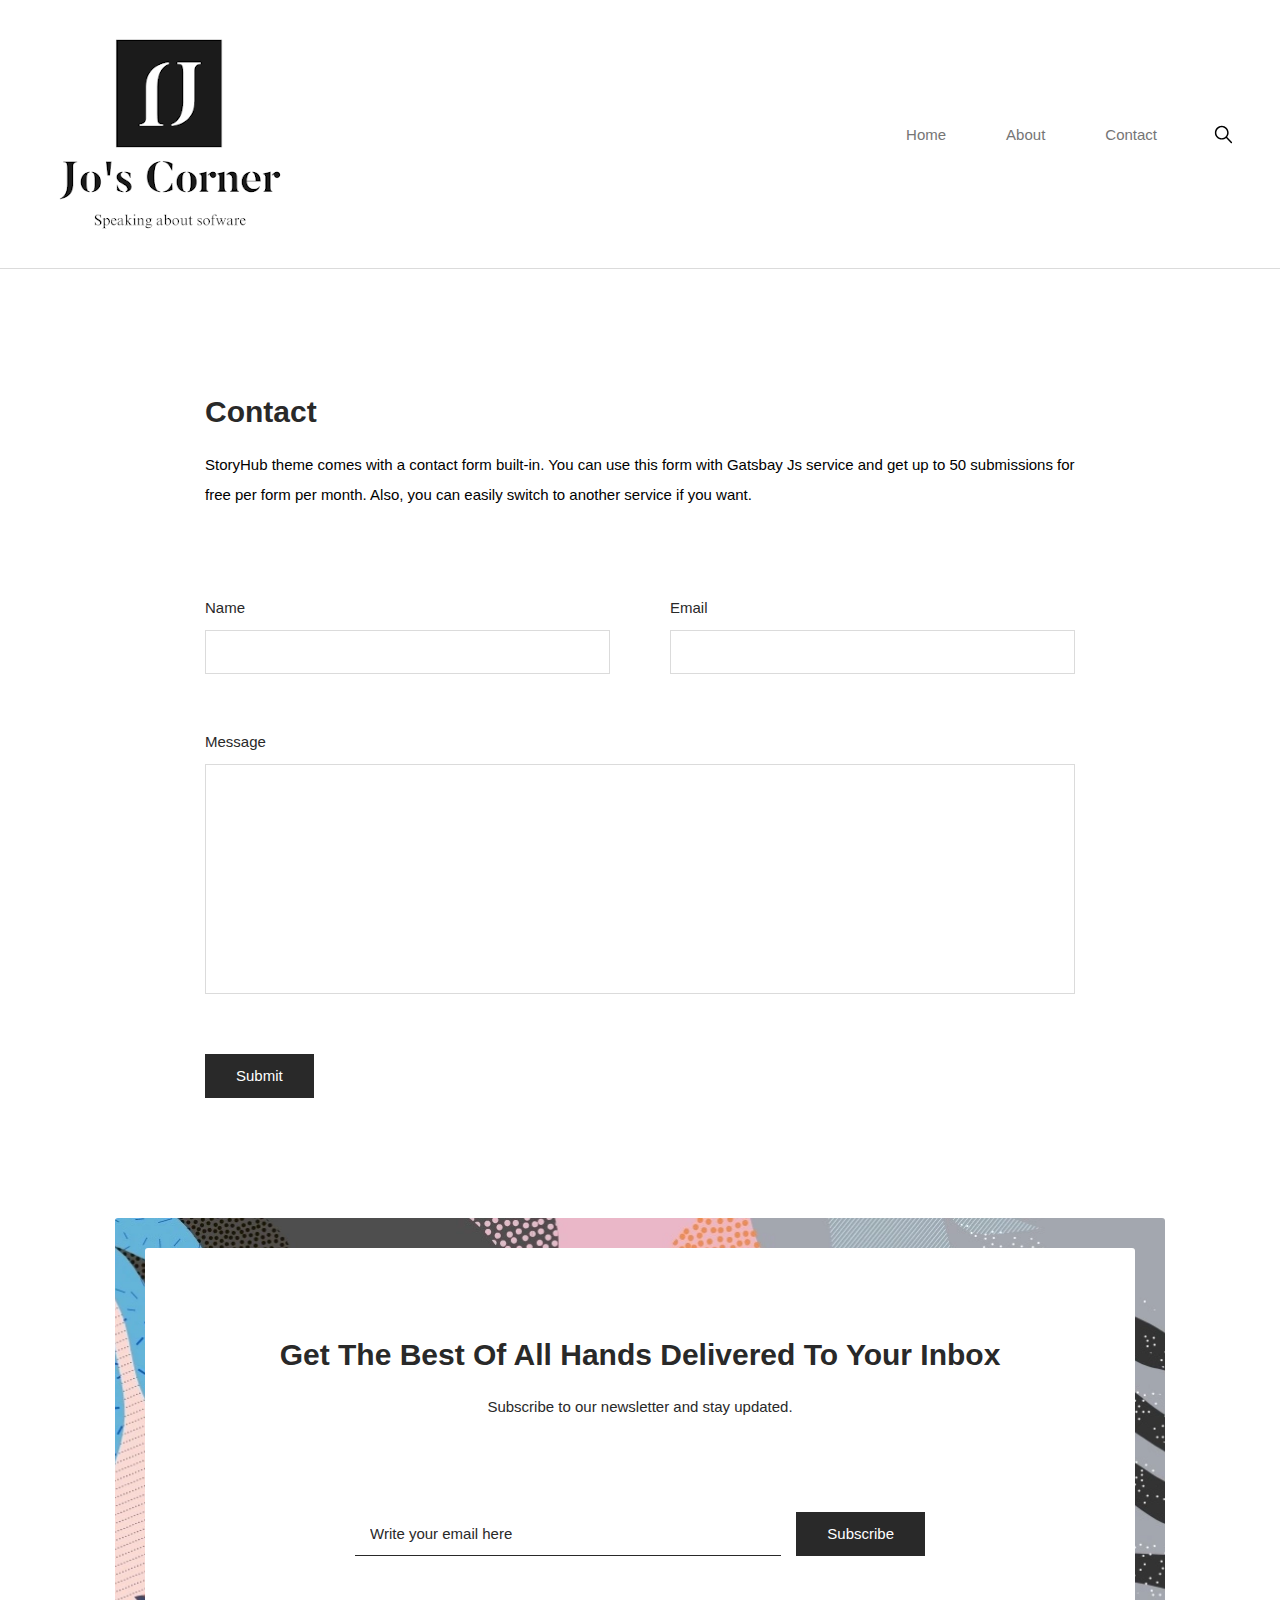
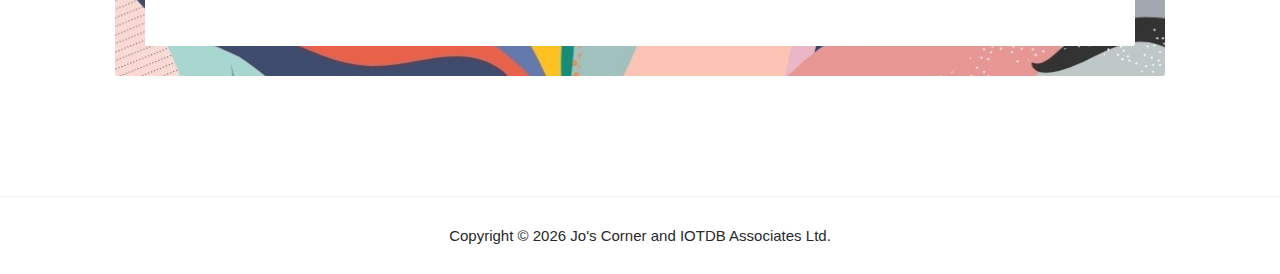
<file: contact/index.html>
<!DOCTYPE html><html lang="en"><head><meta charSet="utf-8"/><meta http-equiv="x-ua-compatible" content="ie=edge"/><meta name="viewport" content="width=device-width, initial-scale=1, shrink-to-fit=no"/><style data-href="/styles.940ddc1b01f52d32e858.css" id="gatsby-global-css">@font-face{font-family:Montserrat;font-style:normal;font-display:swap;font-weight:100;src:local("Montserrat Thin "),local("Montserrat-Thin"),url(/static/montserrat-latin-100-191cc9f50f3b76b9617cb383f19acb7d.woff2) format("woff2"),url(/static/montserrat-latin-100-370318464551d5f25b0f0a78f374faac.woff) format("woff")}@font-face{font-family:Montserrat;font-style:italic;font-display:swap;font-weight:100;src:local("Montserrat Thin italic"),local("Montserrat-Thinitalic"),url(/static/montserrat-latin-100italic-bdeaeb79db315697bd173a55b097dc18.woff2) format("woff2"),url(/static/montserrat-latin-100italic-ecf7d49386e8f265878e735db34a7c4b.woff) format("woff")}@font-face{font-family:Montserrat;font-style:normal;font-display:swap;font-weight:200;src:local("Montserrat Extra Light "),local("Montserrat-Extra Light"),url(/static/montserrat-latin-200-85d5ef9db7f2dc6979172a4a3b2c57cb.woff2) format("woff2"),url(/static/montserrat-latin-200-1fc98e126a3d152549240e6244d7e669.woff) format("woff")}@font-face{font-family:Montserrat;font-style:italic;font-display:swap;font-weight:200;src:local("Montserrat Extra Light italic"),local("Montserrat-Extra Lightitalic"),url(/static/montserrat-latin-200italic-49095760a498d024fe1a85a078850df9.woff2) format("woff2"),url(/static/montserrat-latin-200italic-fe46cf8b9462c820457d3bf537e4057f.woff) format("woff")}@font-face{font-family:Montserrat;font-style:normal;font-display:swap;font-weight:300;src:local("Montserrat Light "),local("Montserrat-Light"),url(/static/montserrat-latin-300-7c3daf12b706645b5d3710f863a4da04.woff2) format("woff2"),url(/static/montserrat-latin-300-8dc95fab9cf98d02ca8d76e97d3dff60.woff) format("woff")}@font-face{font-family:Montserrat;font-style:italic;font-display:swap;font-weight:300;src:local("Montserrat Light italic"),local("Montserrat-Lightitalic"),url(/static/montserrat-latin-300italic-f20b178ca2024a5eac8e42e6649db86c.woff2) format("woff2"),url(/static/montserrat-latin-300italic-3fe16939288856e8e828fa2661bf2354.woff) format("woff")}@font-face{font-family:Montserrat;font-style:normal;font-display:swap;font-weight:400;src:local("Montserrat Regular "),local("Montserrat-Regular"),url(/static/montserrat-latin-400-bc3aa95dca08f5fee5291e34959c27bc.woff2) format("woff2"),url(/static/montserrat-latin-400-8102c4838f9e3d08dad644290a9cb701.woff) format("woff")}@font-face{font-family:Montserrat;font-style:italic;font-display:swap;font-weight:400;src:local("Montserrat Regular italic"),local("Montserrat-Regularitalic"),url(/static/montserrat-latin-400italic-5cad650422a7184467af5a4d17b264c4.woff2) format("woff2"),url(/static/montserrat-latin-400italic-d191f22af3bb50902b99ac577f81a322.woff) format("woff")}@font-face{font-family:Montserrat;font-style:normal;font-display:swap;font-weight:500;src:local("Montserrat Medium "),local("Montserrat-Medium"),url(/static/montserrat-latin-500-92d16e458625f4d2c8940f6bdca0ff09.woff2) format("woff2"),url(/static/montserrat-latin-500-8b763220218ffc11c57c84ddb80e7b26.woff) format("woff")}@font-face{font-family:Montserrat;font-style:italic;font-display:swap;font-weight:500;src:local("Montserrat Medium italic"),local("Montserrat-Mediumitalic"),url(/static/montserrat-latin-500italic-47bfcca6b69d6a9acca7a8bff17193e2.woff2) format("woff2"),url(/static/montserrat-latin-500italic-72c01f753c3940c0b9cb6bf2389caddf.woff) format("woff")}@font-face{font-family:Montserrat;font-style:normal;font-display:swap;font-weight:600;src:local("Montserrat SemiBold "),local("Montserrat-SemiBold"),url(/static/montserrat-latin-600-6fb1b5623e528e27c18658fecf5ee0ee.woff2) format("woff2"),url(/static/montserrat-latin-600-7c839d15a6f54e7025ba8c0c4b333e8f.woff) format("woff")}@font-face{font-family:Montserrat;font-style:italic;font-display:swap;font-weight:600;src:local("Montserrat SemiBold italic"),local("Montserrat-SemiBolditalic"),url(/static/montserrat-latin-600italic-60789af1c9338ed1a9546722ec54b4f7.woff2) format("woff2"),url(/static/montserrat-latin-600italic-f3d4de8d0afb19e777c79032ce828e3d.woff) format("woff")}@font-face{font-family:Montserrat;font-style:normal;font-display:swap;font-weight:700;src:local("Montserrat Bold "),local("Montserrat-Bold"),url(/static/montserrat-latin-700-39d93cf678c740f9f6b2b1cfde34bee3.woff2) format("woff2"),url(/static/montserrat-latin-700-80f10bd382f0df1cd650fec59f3c9394.woff) format("woff")}@font-face{font-family:Montserrat;font-style:italic;font-display:swap;font-weight:700;src:local("Montserrat Bold italic"),local("Montserrat-Bolditalic"),url(/static/montserrat-latin-700italic-ba136d97b14e82284dd595e257f11c47.woff2) format("woff2"),url(/static/montserrat-latin-700italic-8c98142b425630821139c24bd1698700.woff) format("woff")}@font-face{font-family:Montserrat;font-style:normal;font-display:swap;font-weight:800;src:local("Montserrat ExtraBold "),local("Montserrat-ExtraBold"),url(/static/montserrat-latin-800-b7018be9ed6cd94da8b6675b3a468c3b.woff2) format("woff2"),url(/static/montserrat-latin-800-9a9befcf50d64f9d2d19d8b1d1984add.woff) format("woff")}@font-face{font-family:Montserrat;font-style:italic;font-display:swap;font-weight:800;src:local("Montserrat ExtraBold italic"),local("Montserrat-ExtraBolditalic"),url(/static/montserrat-latin-800italic-540ffdd223d1a9ad3d4e678e1a23372e.woff2) format("woff2"),url(/static/montserrat-latin-800italic-897086f99f4e1f45e6b1e9368527d0bc.woff) format("woff")}@font-face{font-family:Montserrat;font-style:normal;font-display:swap;font-weight:900;src:local("Montserrat Black "),local("Montserrat-Black"),url(/static/montserrat-latin-900-58cd789700850375b834e8b6776002eb.woff2) format("woff2"),url(/static/montserrat-latin-900-26d42c9428780e545a540bbb50c84bce.woff) format("woff")}@font-face{font-family:Montserrat;font-style:italic;font-display:swap;font-weight:900;src:local("Montserrat Black italic"),local("Montserrat-Blackitalic"),url(/static/montserrat-latin-900italic-451157bc8861fe54f523b3669a3def71.woff2) format("woff2"),url(/static/montserrat-latin-900italic-a8ec4957e1c24f5793305763ad9845b3.woff) format("woff")}@font-face{font-family:Merriweather;font-style:normal;font-display:swap;font-weight:300;src:local("Merriweather Light "),local("Merriweather-Light"),url(/static/merriweather-latin-300-b1158cfcd4aacb9d8fb61625e37af46a.woff2) format("woff2"),url(/static/merriweather-latin-300-cc7de05e166e90320d7d896e0f72a19d.woff) format("woff")}@font-face{font-family:Merriweather;font-style:italic;font-display:swap;font-weight:300;src:local("Merriweather Light italic"),local("Merriweather-Lightitalic"),url(/static/merriweather-latin-300italic-8fe52a48089d6ebe46db0b8e7cc66263.woff2) format("woff2"),url(/static/merriweather-latin-300italic-e1331f5397c2a673f9d3765138debdb5.woff) format("woff")}@font-face{font-family:Merriweather;font-style:normal;font-display:swap;font-weight:400;src:local("Merriweather Regular "),local("Merriweather-Regular"),url(/static/merriweather-latin-400-8276fdb72ae8f4714d4e6eba704cc39f.woff2) format("woff2"),url(/static/merriweather-latin-400-69f09800f4f6479d06e44eba837df872.woff) format("woff")}@font-face{font-family:Merriweather;font-style:italic;font-display:swap;font-weight:400;src:local("Merriweather Regular italic"),local("Merriweather-Regularitalic"),url(/static/merriweather-latin-400italic-3a9be9ea9f7aa4af6de7307df21d9fc0.woff2) format("woff2"),url(/static/merriweather-latin-400italic-d76079ed7541a433a54f79316de086e9.woff) format("woff")}@font-face{font-family:Merriweather;font-style:normal;font-display:swap;font-weight:700;src:local("Merriweather Bold "),local("Merriweather-Bold"),url(/static/merriweather-latin-700-fa534be7ffa380e39a7f6e03bf9a5e03.woff2) format("woff2"),url(/static/merriweather-latin-700-ba56ea84b8084b7ff9677f50d3cd81bd.woff) format("woff")}@font-face{font-family:Merriweather;font-style:italic;font-display:swap;font-weight:700;src:local("Merriweather Bold italic"),local("Merriweather-Bolditalic"),url(/static/merriweather-latin-700italic-1ef5edaaa20ae53ea50399884c5e48c6.woff2) format("woff2"),url(/static/merriweather-latin-700italic-534bc9e7ce93c73d73426e46acd78092.woff) format("woff")}@font-face{font-family:Merriweather;font-style:normal;font-display:swap;font-weight:900;src:local("Merriweather Black "),local("Merriweather-Black"),url(/static/merriweather-latin-900-7528fb70e8a4a82c7305e72ff43ac25f.woff2) format("woff2"),url(/static/merriweather-latin-900-3799b6e2f5ed3fcccf9d7a708d7419fa.woff) format("woff")}@font-face{font-family:Merriweather;font-style:italic;font-display:swap;font-weight:900;src:local("Merriweather Black italic"),local("Merriweather-Blackitalic"),url(/static/merriweather-latin-900italic-e1b4d2aaa78e12ad84aaf8a56321e4c2.woff2) format("woff2"),url(/static/merriweather-latin-900italic-2ae22f731b3424e8dbb4b37f7ca6e708.woff) format("woff")}code[class*=language-],pre[class*=language-]{color:#000;background:none;text-shadow:0 1px #fff;font-family:Consolas,Monaco,Andale Mono,Ubuntu Mono,monospace;font-size:1em;text-align:left;white-space:pre;word-spacing:normal;word-break:normal;word-wrap:normal;line-height:1.5;-moz-tab-size:4;-o-tab-size:4;tab-size:4;-webkit-hyphens:none;-ms-hyphens:none;hyphens:none}code[class*=language-]::selection,code[class*=language-] ::selection,pre[class*=language-]::selection,pre[class*=language-] ::selection{text-shadow:none;background:#b3d4fc}@media print{code[class*=language-],pre[class*=language-]{text-shadow:none}}pre[class*=language-]{padding:1em;margin:.5em 0;overflow:auto}:not(pre)>code[class*=language-],pre[class*=language-]{background:#f5f2f0}:not(pre)>code[class*=language-]{padding:.1em;border-radius:.3em;white-space:normal}.token.cdata,.token.comment,.token.doctype,.token.prolog{color:#708090}.token.punctuation{color:#999}.token.namespace{opacity:.7}.token.boolean,.token.constant,.token.deleted,.token.number,.token.property,.token.symbol,.token.tag{color:#905}.token.attr-name,.token.builtin,.token.char,.token.inserted,.token.selector,.token.string{color:#690}.language-css .token.string,.style .token.string,.token.entity,.token.operator,.token.url{color:#9a6e3a;background:hsla(0,0%,100%,.5)}.token.atrule,.token.attr-value,.token.keyword{color:#07a}.token.class-name,.token.function{color:#dd4a68}.token.important,.token.regex,.token.variable{color:#e90}.token.bold,.token.important{font-weight:700}.token.italic{font-style:italic}.token.entity{cursor:help}@font-face{font-family:KaTeX_AMS;src:url(/static/KaTeX_AMS-Regular-e78e28b4834954df047e4925e9dbf354.woff2) format("woff2"),url(/static/KaTeX_AMS-Regular-7f06b4e30317f784d61d26686aed0ab2.woff) format("woff"),url(/static/KaTeX_AMS-Regular-aaf4eee9fba9907d61c3935e0b6a54ae.ttf) format("truetype");font-weight:400;font-style:normal}@font-face{font-family:KaTeX_Caligraphic;src:url(/static/KaTeX_Caligraphic-Bold-4ec58befa687e9752c3c91cd9bcf1bcb.woff2) format("woff2"),url(/static/KaTeX_Caligraphic-Bold-1e802ca9dedc4ed4e3c6f645e4316128.woff) format("woff"),url(/static/KaTeX_Caligraphic-Bold-021dd4dc61ee5f5cdf315f43b48c094b.ttf) format("truetype");font-weight:700;font-style:normal}@font-face{font-family:KaTeX_Caligraphic;src:url(/static/KaTeX_Caligraphic-Regular-7edb53b6693d75b8a2232481eea1a52c.woff2) format("woff2"),url(/static/KaTeX_Caligraphic-Regular-d3b46c3a530116933081d9d74e3e9fe8.woff) format("woff"),url(/static/KaTeX_Caligraphic-Regular-d49f2d55ce4f40f982d8ba63d746fbf9.ttf) format("truetype");font-weight:400;font-style:normal}@font-face{font-family:KaTeX_Fraktur;src:url(/static/KaTeX_Fraktur-Bold-d5b59ec9764e10f4a82369ae29f3ac58.woff2) format("woff2"),url(/static/KaTeX_Fraktur-Bold-c4c8cab7d5be97b2bb283e531c077355.woff) format("woff"),url(/static/KaTeX_Fraktur-Bold-a31e7cba7b7221ebf1a2ae545fb306b2.ttf) format("truetype");font-weight:700;font-style:normal}@font-face{font-family:KaTeX_Fraktur;src:url(/static/KaTeX_Fraktur-Regular-32a5339eb809f381a7357ba56f82aab3.woff2) format("woff2"),url(/static/KaTeX_Fraktur-Regular-b7d9c46bff5d51da6209e355cc4a235d.woff) format("woff"),url(/static/KaTeX_Fraktur-Regular-a48dad4f58c82e38a10da0ceebb86370.ttf) format("truetype");font-weight:400;font-style:normal}@font-face{font-family:KaTeX_Main;src:url(/static/KaTeX_Main-Bold-8e1e01c4b1207c0a383d9a2b4f86e637.woff2) format("woff2"),url(/static/KaTeX_Main-Bold-22086eb5d97009c3e99bcc1d16ce6865.woff) format("woff"),url(/static/KaTeX_Main-Bold-9ceff51b3cb7ce6eb4e8efa8163a1472.ttf) format("truetype");font-weight:700;font-style:normal}@font-face{font-family:KaTeX_Main;src:url(/static/KaTeX_Main-BoldItalic-284a17fe5baf72ff8217d4c7e70c0f82.woff2) format("woff2"),url(/static/KaTeX_Main-BoldItalic-4c57dbc44bfff1fdf08a59cf556fdab3.woff) format("woff"),url(/static/KaTeX_Main-BoldItalic-e8b44b990516dab7937bf240fde8b46a.ttf) format("truetype");font-weight:700;font-style:italic}@font-face{font-family:KaTeX_Main;src:url(/static/KaTeX_Main-Italic-e533d5a2506cf053cd671b335ec04dde.woff2) format("woff2"),url(/static/KaTeX_Main-Italic-99be0e10c38cd42466e6fe1665ef9536.woff) format("woff"),url(/static/KaTeX_Main-Italic-29c86397e75cdcb3135af8295f1c2e28.ttf) format("truetype");font-weight:400;font-style:italic}@font-face{font-family:KaTeX_Main;src:url(/static/KaTeX_Main-Regular-5c734d78610fa35282f3379f866707f2.woff2) format("woff2"),url(/static/KaTeX_Main-Regular-b741441f6d71014d0453ca3ebc884dd4.woff) format("woff"),url(/static/KaTeX_Main-Regular-5c94aef490324b0925dbe5f643e8fd04.ttf) format("truetype");font-weight:400;font-style:normal}@font-face{font-family:KaTeX_Math;src:url(/static/KaTeX_Math-BoldItalic-d747bd1e7a6a43864285edd73dcde253.woff2) format("woff2"),url(/static/KaTeX_Math-BoldItalic-b13731ef4e2bfc3d8d859271e39550fc.woff) format("woff"),url(/static/KaTeX_Math-BoldItalic-9a2834a9ff8ab411153571e0e55ac693.ttf) format("truetype");font-weight:700;font-style:italic}@font-face{font-family:KaTeX_Math;src:url(/static/KaTeX_Math-Italic-4ad08b826b8065e1eab85324d726538c.woff2) format("woff2"),url(/static/KaTeX_Math-Italic-f0303906c2a67ac63bf1e8ccd638a89e.woff) format("woff"),url(/static/KaTeX_Math-Italic-291e76b8871b84560701bd29f9d1dcc7.ttf) format("truetype");font-weight:400;font-style:italic}@font-face{font-family:"KaTeX_SansSerif";src:url(/static/KaTeX_SansSerif-Bold-6e0830bee40435e72165345e0682fbfc.woff2) format("woff2"),url(/static/KaTeX_SansSerif-Bold-3fb419559955e3ce75619f1a5e8c6c84.woff) format("woff"),url(/static/KaTeX_SansSerif-Bold-7dc027cba9f7b11ec92af4a311372a85.ttf) format("truetype");font-weight:700;font-style:normal}@font-face{font-family:"KaTeX_SansSerif";src:url(/static/KaTeX_SansSerif-Italic-fba01c9c6fb2866a0f95bcacb2c187a5.woff2) format("woff2"),url(/static/KaTeX_SansSerif-Italic-727a9b0d97d72d2fc0228fe4e07fb4d8.woff) format("woff"),url(/static/KaTeX_SansSerif-Italic-4059868e460d2d2e6be18e180d20c43d.ttf) format("truetype");font-weight:400;font-style:italic}@font-face{font-family:"KaTeX_SansSerif";src:url(/static/KaTeX_SansSerif-Regular-d929cd671b19f0cfea55b6200fb47461.woff2) format("woff2"),url(/static/KaTeX_SansSerif-Regular-2555754a67062cac3a0913b715ab982f.woff) format("woff"),url(/static/KaTeX_SansSerif-Regular-5c58d168c0b66d2c32234a6718e74dfb.ttf) format("truetype");font-weight:400;font-style:normal}@font-face{font-family:KaTeX_Script;src:url(/static/KaTeX_Script-Regular-755e2491f13b5269f0afd5a56f7aa692.woff2) format("woff2"),url(/static/KaTeX_Script-Regular-d524c9a5b62a17f98f4a97af37fea735.woff) format("woff"),url(/static/KaTeX_Script-Regular-d12ea9efb375f9dc331f562e69892638.ttf) format("truetype");font-weight:400;font-style:normal}@font-face{font-family:KaTeX_Size1;src:url([data-uri]) format("woff2"),url([data-uri]) format("woff"),url(/static/KaTeX_Size1-Regular-7342d45b052c3a2abc21049959fbab7f.ttf) format("truetype");font-weight:400;font-style:normal}@font-face{font-family:KaTeX_Size2;src:url([data-uri]) format("woff2"),url([data-uri]) format("woff"),url(/static/KaTeX_Size2-Regular-eb130dcc661de766c999c60ba1525a88.ttf) format("truetype");font-weight:400;font-style:normal}@font-face{font-family:KaTeX_Size3;src:url([data-uri]) format("woff2"),url([data-uri]) format("woff"),url([data-uri]) format("truetype");font-weight:400;font-style:normal}@font-face{font-family:KaTeX_Size4;src:url([data-uri]) format("woff2"),url([data-uri]) format("woff"),url(/static/KaTeX_Size4-Regular-ad7672524b64b730dfd176140a8945cb.ttf) format("truetype");font-weight:400;font-style:normal}@font-face{font-family:KaTeX_Typewriter;src:url(/static/KaTeX_Typewriter-Regular-6cc31ea5c223c88705a13727a71417fa.woff2) format("woff2"),url(/static/KaTeX_Typewriter-Regular-3fe216d2a5f736c560cde71984554b64.woff) format("woff"),url(/static/KaTeX_Typewriter-Regular-257023560753aeb0b89b7e434d3da17f.ttf) format("truetype");font-weight:400;font-style:normal}.katex{font:normal 1.21em KaTeX_Main,Times New Roman,serif;line-height:1.2;text-indent:0;text-rendering:auto}.katex *{-ms-high-contrast-adjust:none!important}.katex .katex-version:after{content:"0.11.1"}.katex .katex-mathml{position:absolute;clip:rect(1px,1px,1px,1px);padding:0;border:0;height:1px;width:1px;overflow:hidden}.katex .katex-html>.newline{display:block}.katex .base{position:relative;white-space:nowrap;width:-webkit-min-content;width:-moz-min-content;width:min-content}.katex .base,.katex .strut{display:inline-block}.katex .textbf{font-weight:700}.katex .textit{font-style:italic}.katex .textrm{font-family:KaTeX_Main}.katex .textsf{font-family:KaTeX_SansSerif}.katex .texttt{font-family:KaTeX_Typewriter}.katex .mathdefault{font-family:KaTeX_Math;font-style:italic}.katex .mathit{font-family:KaTeX_Main;font-style:italic}.katex .mathrm{font-style:normal}.katex .mathbf{font-family:KaTeX_Main;font-weight:700}.katex .boldsymbol{font-family:KaTeX_Math;font-weight:700;font-style:italic}.katex .amsrm,.katex .mathbb,.katex .textbb{font-family:KaTeX_AMS}.katex .mathcal{font-family:KaTeX_Caligraphic}.katex .mathfrak,.katex .textfrak{font-family:KaTeX_Fraktur}.katex .mathtt{font-family:KaTeX_Typewriter}.katex .mathscr,.katex .textscr{font-family:KaTeX_Script}.katex .mathsf,.katex .textsf{font-family:KaTeX_SansSerif}.katex .mathboldsf,.katex .textboldsf{font-family:KaTeX_SansSerif;font-weight:700}.katex .mathitsf,.katex .textitsf{font-family:KaTeX_SansSerif;font-style:italic}.katex .mainrm{font-family:KaTeX_Main;font-style:normal}.katex .vlist-t{display:inline-table;table-layout:fixed}.katex .vlist-r{display:table-row}.katex .vlist{display:table-cell;vertical-align:bottom;position:relative}.katex .vlist>span{display:block;height:0;position:relative}.katex .vlist>span>span{display:inline-block}.katex .vlist>span>.pstrut{overflow:hidden;width:0}.katex .vlist-t2{margin-right:-2px}.katex .vlist-s{display:table-cell;vertical-align:bottom;font-size:1px;width:2px;min-width:2px}.katex .msupsub{text-align:left}.katex .mfrac>span>span{text-align:center}.katex .mfrac .frac-line{display:inline-block;width:100%;border-bottom-style:solid}.katex .hdashline,.katex .hline,.katex .mfrac .frac-line,.katex .overline .overline-line,.katex .rule,.katex .underline .underline-line{min-height:1px}.katex .mspace{display:inline-block}.katex .clap,.katex .llap,.katex .rlap{width:0;position:relative}.katex .clap>.inner,.katex .llap>.inner,.katex .rlap>.inner{position:absolute}.katex .clap>.fix,.katex .llap>.fix,.katex .rlap>.fix{display:inline-block}.katex .llap>.inner{right:0}.katex .clap>.inner,.katex .rlap>.inner{left:0}.katex .clap>.inner>span{margin-left:-50%;margin-right:50%}.katex .rule{display:inline-block;border:0 solid;position:relative}.katex .hline,.katex .overline .overline-line,.katex .underline .underline-line{display:inline-block;width:100%;border-bottom-style:solid}.katex .hdashline{display:inline-block;width:100%;border-bottom-style:dashed}.katex .sqrt>.root{margin-left:.27777778em;margin-right:-.55555556em}.katex .fontsize-ensurer.reset-size1.size1,.katex .sizing.reset-size1.size1{font-size:1em}.katex .fontsize-ensurer.reset-size1.size2,.katex .sizing.reset-size1.size2{font-size:1.2em}.katex .fontsize-ensurer.reset-size1.size3,.katex .sizing.reset-size1.size3{font-size:1.4em}.katex .fontsize-ensurer.reset-size1.size4,.katex .sizing.reset-size1.size4{font-size:1.6em}.katex .fontsize-ensurer.reset-size1.size5,.katex .sizing.reset-size1.size5{font-size:1.8em}.katex .fontsize-ensurer.reset-size1.size6,.katex .sizing.reset-size1.size6{font-size:2em}.katex .fontsize-ensurer.reset-size1.size7,.katex .sizing.reset-size1.size7{font-size:2.4em}.katex .fontsize-ensurer.reset-size1.size8,.katex .sizing.reset-size1.size8{font-size:2.88em}.katex .fontsize-ensurer.reset-size1.size9,.katex .sizing.reset-size1.size9{font-size:3.456em}.katex .fontsize-ensurer.reset-size1.size10,.katex .sizing.reset-size1.size10{font-size:4.148em}.katex .fontsize-ensurer.reset-size1.size11,.katex .sizing.reset-size1.size11{font-size:4.976em}.katex .fontsize-ensurer.reset-size2.size1,.katex .sizing.reset-size2.size1{font-size:.83333333em}.katex .fontsize-ensurer.reset-size2.size2,.katex .sizing.reset-size2.size2{font-size:1em}.katex .fontsize-ensurer.reset-size2.size3,.katex .sizing.reset-size2.size3{font-size:1.16666667em}.katex .fontsize-ensurer.reset-size2.size4,.katex .sizing.reset-size2.size4{font-size:1.33333333em}.katex .fontsize-ensurer.reset-size2.size5,.katex .sizing.reset-size2.size5{font-size:1.5em}.katex .fontsize-ensurer.reset-size2.size6,.katex .sizing.reset-size2.size6{font-size:1.66666667em}.katex .fontsize-ensurer.reset-size2.size7,.katex .sizing.reset-size2.size7{font-size:2em}.katex .fontsize-ensurer.reset-size2.size8,.katex .sizing.reset-size2.size8{font-size:2.4em}.katex .fontsize-ensurer.reset-size2.size9,.katex .sizing.reset-size2.size9{font-size:2.88em}.katex .fontsize-ensurer.reset-size2.size10,.katex .sizing.reset-size2.size10{font-size:3.45666667em}.katex .fontsize-ensurer.reset-size2.size11,.katex .sizing.reset-size2.size11{font-size:4.14666667em}.katex .fontsize-ensurer.reset-size3.size1,.katex .sizing.reset-size3.size1{font-size:.71428571em}.katex .fontsize-ensurer.reset-size3.size2,.katex .sizing.reset-size3.size2{font-size:.85714286em}.katex .fontsize-ensurer.reset-size3.size3,.katex .sizing.reset-size3.size3{font-size:1em}.katex .fontsize-ensurer.reset-size3.size4,.katex .sizing.reset-size3.size4{font-size:1.14285714em}.katex .fontsize-ensurer.reset-size3.size5,.katex .sizing.reset-size3.size5{font-size:1.28571429em}.katex .fontsize-ensurer.reset-size3.size6,.katex .sizing.reset-size3.size6{font-size:1.42857143em}.katex .fontsize-ensurer.reset-size3.size7,.katex .sizing.reset-size3.size7{font-size:1.71428571em}.katex .fontsize-ensurer.reset-size3.size8,.katex .sizing.reset-size3.size8{font-size:2.05714286em}.katex .fontsize-ensurer.reset-size3.size9,.katex .sizing.reset-size3.size9{font-size:2.46857143em}.katex .fontsize-ensurer.reset-size3.size10,.katex .sizing.reset-size3.size10{font-size:2.96285714em}.katex .fontsize-ensurer.reset-size3.size11,.katex .sizing.reset-size3.size11{font-size:3.55428571em}.katex .fontsize-ensurer.reset-size4.size1,.katex .sizing.reset-size4.size1{font-size:.625em}.katex .fontsize-ensurer.reset-size4.size2,.katex .sizing.reset-size4.size2{font-size:.75em}.katex .fontsize-ensurer.reset-size4.size3,.katex .sizing.reset-size4.size3{font-size:.875em}.katex .fontsize-ensurer.reset-size4.size4,.katex .sizing.reset-size4.size4{font-size:1em}.katex .fontsize-ensurer.reset-size4.size5,.katex .sizing.reset-size4.size5{font-size:1.125em}.katex .fontsize-ensurer.reset-size4.size6,.katex .sizing.reset-size4.size6{font-size:1.25em}.katex .fontsize-ensurer.reset-size4.size7,.katex .sizing.reset-size4.size7{font-size:1.5em}.katex .fontsize-ensurer.reset-size4.size8,.katex .sizing.reset-size4.size8{font-size:1.8em}.katex .fontsize-ensurer.reset-size4.size9,.katex .sizing.reset-size4.size9{font-size:2.16em}.katex .fontsize-ensurer.reset-size4.size10,.katex .sizing.reset-size4.size10{font-size:2.5925em}.katex .fontsize-ensurer.reset-size4.size11,.katex .sizing.reset-size4.size11{font-size:3.11em}.katex .fontsize-ensurer.reset-size5.size1,.katex .sizing.reset-size5.size1{font-size:.55555556em}.katex .fontsize-ensurer.reset-size5.size2,.katex .sizing.reset-size5.size2{font-size:.66666667em}.katex .fontsize-ensurer.reset-size5.size3,.katex .sizing.reset-size5.size3{font-size:.77777778em}.katex .fontsize-ensurer.reset-size5.size4,.katex .sizing.reset-size5.size4{font-size:.88888889em}.katex .fontsize-ensurer.reset-size5.size5,.katex .sizing.reset-size5.size5{font-size:1em}.katex .fontsize-ensurer.reset-size5.size6,.katex .sizing.reset-size5.size6{font-size:1.11111111em}.katex .fontsize-ensurer.reset-size5.size7,.katex .sizing.reset-size5.size7{font-size:1.33333333em}.katex .fontsize-ensurer.reset-size5.size8,.katex .sizing.reset-size5.size8{font-size:1.6em}.katex .fontsize-ensurer.reset-size5.size9,.katex .sizing.reset-size5.size9{font-size:1.92em}.katex .fontsize-ensurer.reset-size5.size10,.katex .sizing.reset-size5.size10{font-size:2.30444444em}.katex .fontsize-ensurer.reset-size5.size11,.katex .sizing.reset-size5.size11{font-size:2.76444444em}.katex .fontsize-ensurer.reset-size6.size1,.katex .sizing.reset-size6.size1{font-size:.5em}.katex .fontsize-ensurer.reset-size6.size2,.katex .sizing.reset-size6.size2{font-size:.6em}.katex .fontsize-ensurer.reset-size6.size3,.katex .sizing.reset-size6.size3{font-size:.7em}.katex .fontsize-ensurer.reset-size6.size4,.katex .sizing.reset-size6.size4{font-size:.8em}.katex .fontsize-ensurer.reset-size6.size5,.katex .sizing.reset-size6.size5{font-size:.9em}.katex .fontsize-ensurer.reset-size6.size6,.katex .sizing.reset-size6.size6{font-size:1em}.katex .fontsize-ensurer.reset-size6.size7,.katex .sizing.reset-size6.size7{font-size:1.2em}.katex .fontsize-ensurer.reset-size6.size8,.katex .sizing.reset-size6.size8{font-size:1.44em}.katex .fontsize-ensurer.reset-size6.size9,.katex .sizing.reset-size6.size9{font-size:1.728em}.katex .fontsize-ensurer.reset-size6.size10,.katex .sizing.reset-size6.size10{font-size:2.074em}.katex .fontsize-ensurer.reset-size6.size11,.katex .sizing.reset-size6.size11{font-size:2.488em}.katex .fontsize-ensurer.reset-size7.size1,.katex .sizing.reset-size7.size1{font-size:.41666667em}.katex .fontsize-ensurer.reset-size7.size2,.katex .sizing.reset-size7.size2{font-size:.5em}.katex .fontsize-ensurer.reset-size7.size3,.katex .sizing.reset-size7.size3{font-size:.58333333em}.katex .fontsize-ensurer.reset-size7.size4,.katex .sizing.reset-size7.size4{font-size:.66666667em}.katex .fontsize-ensurer.reset-size7.size5,.katex .sizing.reset-size7.size5{font-size:.75em}.katex .fontsize-ensurer.reset-size7.size6,.katex .sizing.reset-size7.size6{font-size:.83333333em}.katex .fontsize-ensurer.reset-size7.size7,.katex .sizing.reset-size7.size7{font-size:1em}.katex .fontsize-ensurer.reset-size7.size8,.katex .sizing.reset-size7.size8{font-size:1.2em}.katex .fontsize-ensurer.reset-size7.size9,.katex .sizing.reset-size7.size9{font-size:1.44em}.katex .fontsize-ensurer.reset-size7.size10,.katex .sizing.reset-size7.size10{font-size:1.72833333em}.katex .fontsize-ensurer.reset-size7.size11,.katex .sizing.reset-size7.size11{font-size:2.07333333em}.katex .fontsize-ensurer.reset-size8.size1,.katex .sizing.reset-size8.size1{font-size:.34722222em}.katex .fontsize-ensurer.reset-size8.size2,.katex .sizing.reset-size8.size2{font-size:.41666667em}.katex .fontsize-ensurer.reset-size8.size3,.katex .sizing.reset-size8.size3{font-size:.48611111em}.katex .fontsize-ensurer.reset-size8.size4,.katex .sizing.reset-size8.size4{font-size:.55555556em}.katex .fontsize-ensurer.reset-size8.size5,.katex .sizing.reset-size8.size5{font-size:.625em}.katex .fontsize-ensurer.reset-size8.size6,.katex .sizing.reset-size8.size6{font-size:.69444444em}.katex .fontsize-ensurer.reset-size8.size7,.katex .sizing.reset-size8.size7{font-size:.83333333em}.katex .fontsize-ensurer.reset-size8.size8,.katex .sizing.reset-size8.size8{font-size:1em}.katex .fontsize-ensurer.reset-size8.size9,.katex .sizing.reset-size8.size9{font-size:1.2em}.katex .fontsize-ensurer.reset-size8.size10,.katex .sizing.reset-size8.size10{font-size:1.44027778em}.katex .fontsize-ensurer.reset-size8.size11,.katex .sizing.reset-size8.size11{font-size:1.72777778em}.katex .fontsize-ensurer.reset-size9.size1,.katex .sizing.reset-size9.size1{font-size:.28935185em}.katex .fontsize-ensurer.reset-size9.size2,.katex .sizing.reset-size9.size2{font-size:.34722222em}.katex .fontsize-ensurer.reset-size9.size3,.katex .sizing.reset-size9.size3{font-size:.40509259em}.katex .fontsize-ensurer.reset-size9.size4,.katex .sizing.reset-size9.size4{font-size:.46296296em}.katex .fontsize-ensurer.reset-size9.size5,.katex .sizing.reset-size9.size5{font-size:.52083333em}.katex .fontsize-ensurer.reset-size9.size6,.katex .sizing.reset-size9.size6{font-size:.5787037em}.katex .fontsize-ensurer.reset-size9.size7,.katex .sizing.reset-size9.size7{font-size:.69444444em}.katex .fontsize-ensurer.reset-size9.size8,.katex .sizing.reset-size9.size8{font-size:.83333333em}.katex .fontsize-ensurer.reset-size9.size9,.katex .sizing.reset-size9.size9{font-size:1em}.katex .fontsize-ensurer.reset-size9.size10,.katex .sizing.reset-size9.size10{font-size:1.20023148em}.katex .fontsize-ensurer.reset-size9.size11,.katex .sizing.reset-size9.size11{font-size:1.43981481em}.katex .fontsize-ensurer.reset-size10.size1,.katex .sizing.reset-size10.size1{font-size:.24108004em}.katex .fontsize-ensurer.reset-size10.size2,.katex .sizing.reset-size10.size2{font-size:.28929605em}.katex .fontsize-ensurer.reset-size10.size3,.katex .sizing.reset-size10.size3{font-size:.33751205em}.katex .fontsize-ensurer.reset-size10.size4,.katex .sizing.reset-size10.size4{font-size:.38572806em}.katex .fontsize-ensurer.reset-size10.size5,.katex .sizing.reset-size10.size5{font-size:.43394407em}.katex .fontsize-ensurer.reset-size10.size6,.katex .sizing.reset-size10.size6{font-size:.48216008em}.katex .fontsize-ensurer.reset-size10.size7,.katex .sizing.reset-size10.size7{font-size:.57859209em}.katex .fontsize-ensurer.reset-size10.size8,.katex .sizing.reset-size10.size8{font-size:.69431051em}.katex .fontsize-ensurer.reset-size10.size9,.katex .sizing.reset-size10.size9{font-size:.83317261em}.katex .fontsize-ensurer.reset-size10.size10,.katex .sizing.reset-size10.size10{font-size:1em}.katex .fontsize-ensurer.reset-size10.size11,.katex .sizing.reset-size10.size11{font-size:1.19961427em}.katex .fontsize-ensurer.reset-size11.size1,.katex .sizing.reset-size11.size1{font-size:.20096463em}.katex .fontsize-ensurer.reset-size11.size2,.katex .sizing.reset-size11.size2{font-size:.24115756em}.katex .fontsize-ensurer.reset-size11.size3,.katex .sizing.reset-size11.size3{font-size:.28135048em}.katex .fontsize-ensurer.reset-size11.size4,.katex .sizing.reset-size11.size4{font-size:.32154341em}.katex .fontsize-ensurer.reset-size11.size5,.katex .sizing.reset-size11.size5{font-size:.36173633em}.katex .fontsize-ensurer.reset-size11.size6,.katex .sizing.reset-size11.size6{font-size:.40192926em}.katex .fontsize-ensurer.reset-size11.size7,.katex .sizing.reset-size11.size7{font-size:.48231511em}.katex .fontsize-ensurer.reset-size11.size8,.katex .sizing.reset-size11.size8{font-size:.57877814em}.katex .fontsize-ensurer.reset-size11.size9,.katex .sizing.reset-size11.size9{font-size:.69453376em}.katex .fontsize-ensurer.reset-size11.size10,.katex .sizing.reset-size11.size10{font-size:.83360129em}.katex .fontsize-ensurer.reset-size11.size11,.katex .sizing.reset-size11.size11{font-size:1em}.katex .delimsizing.size1{font-family:KaTeX_Size1}.katex .delimsizing.size2{font-family:KaTeX_Size2}.katex .delimsizing.size3{font-family:KaTeX_Size3}.katex .delimsizing.size4{font-family:KaTeX_Size4}.katex .delimsizing.mult .delim-size1>span{font-family:KaTeX_Size1}.katex .delimsizing.mult .delim-size4>span{font-family:KaTeX_Size4}.katex .nulldelimiter{display:inline-block;width:.12em}.katex .delimcenter,.katex .op-symbol{position:relative}.katex .op-symbol.small-op{font-family:KaTeX_Size1}.katex .op-symbol.large-op{font-family:KaTeX_Size2}.katex .accent>.vlist-t,.katex .op-limits>.vlist-t{text-align:center}.katex .accent .accent-body{position:relative}.katex .accent .accent-body:not(.accent-full){width:0}.katex .overlay{display:block}.katex .mtable .vertical-separator{display:inline-block;min-width:1px}.katex .mtable .arraycolsep{display:inline-block}.katex .mtable .col-align-c>.vlist-t{text-align:center}.katex .mtable .col-align-l>.vlist-t{text-align:left}.katex .mtable .col-align-r>.vlist-t{text-align:right}.katex .svg-align{text-align:left}.katex svg{display:block;position:absolute;width:100%;height:inherit;fill:currentColor;stroke:currentColor;fill-rule:nonzero;fill-opacity:1;stroke-width:1;stroke-linecap:butt;stroke-linejoin:miter;stroke-miterlimit:4;stroke-dasharray:none;stroke-dashoffset:0;stroke-opacity:1}.katex svg path{stroke:none}.katex img{border-style:none;min-width:0;min-height:0;max-width:none;max-height:none}.katex .stretchy{width:100%;display:block;position:relative;overflow:hidden}.katex .stretchy:after,.katex .stretchy:before{content:""}.katex .hide-tail{width:100%;position:relative;overflow:hidden}.katex .halfarrow-left{position:absolute;left:0;width:50.2%;overflow:hidden}.katex .halfarrow-right{position:absolute;right:0;width:50.2%;overflow:hidden}.katex .brace-left{position:absolute;left:0;width:25.1%;overflow:hidden}.katex .brace-center{position:absolute;left:25%;width:50%;overflow:hidden}.katex .brace-right{position:absolute;right:0;width:25.1%;overflow:hidden}.katex .x-arrow-pad{padding:0 .5em}.katex .mover,.katex .munder,.katex .x-arrow{text-align:center}.katex .boxpad{padding:0 .3em}.katex .fbox,.katex .fcolorbox{box-sizing:border-box;border:.04em solid}.katex .cancel-pad{padding:0 .2em}.katex .cancel-lap{margin-left:-.2em;margin-right:-.2em}.katex .sout{border-bottom-style:solid;border-bottom-width:.08em}.katex-display{display:block;margin:1em 0;text-align:center}.katex-display>.katex{display:block;text-align:center;white-space:nowrap}.katex-display>.katex>.katex-html{display:block;position:relative}.katex-display>.katex>.katex-html>.tag{position:absolute;right:0}.katex-display.leqno>.katex>.katex-html>.tag{left:0;right:auto}.katex-display.fleqn>.katex{text-align:left}.drawer{position:fixed;top:0;z-index:9999;transition:width 0s ease .3s,height 0s ease .3s,transform .3s cubic-bezier(.78,.14,.15,.86)}.drawer>*{transition:transform .3s cubic-bezier(.78,.14,.15,.86),opacity .3s cubic-bezier(.78,.14,.15,.86),box-shadow .3s cubic-bezier(.78,.14,.15,.86)}.drawer.drawer-open{transition:transform .3s cubic-bezier(.78,.14,.15,.86)}.drawer .drawer-mask{background:#000;opacity:0;width:100%;height:0;position:absolute;top:0;left:0;transition:opacity .3s cubic-bezier(.78,.14,.15,.86),height 0s ease .3s}.drawer-content-wrapper{position:absolute;background:#fff}.drawer-content{overflow:auto;z-index:1;position:relative}.drawer-handle{position:absolute;top:72px;width:41px;height:40px;cursor:pointer;z-index:0;text-align:center;line-height:40px;font-size:16px;display:flex;justify-content:center;align-items:center;background:#fff}.drawer-handle-icon{width:14px;height:2px;background:#333;position:relative;transition:background .3s cubic-bezier(.78,.14,.15,.86)}.drawer-handle-icon:after,.drawer-handle-icon:before{content:"";display:block;position:absolute;background:#333;width:100%;height:2px;transition:transform .3s cubic-bezier(.78,.14,.15,.86)}.drawer-handle-icon:before{top:-5px}.drawer-handle-icon:after{top:5px}.drawer-left,.drawer-right{width:0;height:100%}.drawer-left .drawer-content,.drawer-left .drawer-content-wrapper,.drawer-right .drawer-content,.drawer-right .drawer-content-wrapper{height:100%}.drawer-left.drawer-open,.drawer-right.drawer-open{width:100%}.drawer-left.drawer-open.no-mask,.drawer-right.drawer-open.no-mask{width:0}.drawer-left{left:0}.drawer-left .drawer-handle{right:-40px;border-radius:0 4px 4px 0}.drawer-left .drawer-handle,.drawer-left.drawer-open .drawer-content-wrapper{box-shadow:2px 0 8px rgba(0,0,0,.15)}.drawer-right,.drawer-right .drawer-content-wrapper{right:0}.drawer-right .drawer-handle{left:-40px;border-radius:4px 0 0 4px}.drawer-right .drawer-handle,.drawer-right.drawer-open .drawer-content-wrapper{box-shadow:-2px 0 8px rgba(0,0,0,.15)}.drawer-right.drawer-open.no-mask{right:1px;transform:translateX(1px)}.drawer-bottom,.drawer-top{width:100%;height:0%}.drawer-bottom .drawer-content,.drawer-bottom .drawer-content-wrapper,.drawer-top .drawer-content,.drawer-top .drawer-content-wrapper{width:100%}.drawer-bottom .drawer-content,.drawer-bottom.drawer-open,.drawer-top .drawer-content,.drawer-top.drawer-open{height:100%}.drawer-bottom.drawer-open.no-mask,.drawer-top.drawer-open.no-mask{height:0%}.drawer-bottom .drawer-handle,.drawer-top .drawer-handle{left:50%;margin-left:-20px}.drawer-top{top:0}.drawer-top .drawer-handle{top:auto;bottom:-40px;border-radius:0 0 4px 4px}.drawer-top .drawer-handle,.drawer-top.drawer-open .drawer-content-wrapper{box-shadow:0 2px 8px rgba(0,0,0,.15)}.drawer-bottom,.drawer-bottom .drawer-content-wrapper{bottom:0}.drawer-bottom .drawer-handle{top:-40px;border-radius:4px 4px 0 0}.drawer-bottom .drawer-handle,.drawer-bottom.drawer-open .drawer-content-wrapper{box-shadow:0 -2px 8px rgba(0,0,0,.15)}.drawer-bottom.drawer-open.no-mask{bottom:1px;transform:translateY(1px)}.drawer.drawer-open .drawer-mask{opacity:.3;height:100%;transition:opacity .3s cubic-bezier(.78,.14,.15,.86)}.drawer.drawer-open .drawer-handle-icon{background:transparent}.drawer.drawer-open .drawer-handle-icon:before{transform:translateY(5px) rotate(45deg)}.drawer.drawer-open .drawer-handle-icon:after{transform:translateY(-5px) rotate(-45deg)}</style><meta name="generator" content="Gatsby 2.30.3"/><style data-styled="" data-styled-version="5.2.1">.eVyxVz{position:relative;z-index:99999;-webkit-transition:0.25s ease-in-out;transition:0.25s ease-in-out;}/*!sc*/
data-styled.g1[id="navbarstyle__HeaderWrapper-l155n6-0"]{content:"eVyxVz,"}/*!sc*/
.bfcpXZ{display:-webkit-box;display:-webkit-flex;display:-ms-flexbox;display:flex;-webkit-align-items:center;-webkit-box-align:center;-ms-flex-align:center;align-items:center;-webkit-box-pack:justify;-webkit-justify-content:space-between;-ms-flex-pack:justify;justify-content:space-between;border-bottom:1px solid #DBDBDB;padding:30px 75px;background-color:#fff;-webkit-transition:0.25s ease-in-out;transition:0.25s ease-in-out;}/*!sc*/
@media (max-width:1400px){.bfcpXZ{padding:25px 45px;}}/*!sc*/
@media (max-width:990px){.bfcpXZ{padding:15px 25px;}}/*!sc*/
@media (max-width:575px){.bfcpXZ{padding:3px 15px;}}/*!sc*/
data-styled.g2[id="navbarstyle__NavbarWrapper-l155n6-1"]{content:"bfcpXZ,"}/*!sc*/
.exTlRe{margin-right:50px;-webkit-flex-shrink:0;-ms-flex-negative:0;flex-shrink:0;}/*!sc*/
@media (max-width:990px){.exTlRe{margin:0 25px;}}/*!sc*/
@media (max-width:575px){.exTlRe{max-width:90px;}}/*!sc*/
.exTlRe img{display:block;max-width:100%;height:auto;}/*!sc*/
data-styled.g3[id="navbarstyle__Logo-l155n6-2"]{content:"exTlRe,"}/*!sc*/
.cqodmA{display:-webkit-box;display:-webkit-flex;display:-ms-flexbox;display:flex;-webkit-box-flex:1;-webkit-flex-grow:1;-ms-flex-positive:1;flex-grow:1;}/*!sc*/
@media (max-width:990px){.cqodmA{display:none;}}/*!sc*/
data-styled.g4[id="navbarstyle__MenuWrapper-l155n6-3"]{content:"cqodmA,"}/*!sc*/
.kUCbcq{display:-webkit-box;display:-webkit-flex;display:-ms-flexbox;display:flex;-webkit-align-items:center;-webkit-box-align:center;-ms-flex-align:center;align-items:center;margin-left:auto;}/*!sc*/
data-styled.g5[id="navbarstyle__MenuItemWrapper-l155n6-4"]{content:"kUCbcq,"}/*!sc*/
.bLQuSK{margin:0 20px;list-style:none;}/*!sc*/
.bLQuSK a{padding:5px 10px;white-space:nowrap;font-size:15px;line-height:1;font-weight:400;color:#757575;-webkit-transition:0.15s ease-in-out;transition:0.15s ease-in-out;}/*!sc*/
.bLQuSK a:hover{color:#292929;}/*!sc*/
.bLQuSK a.active-link{color:#292929;font-weight:500;}/*!sc*/
data-styled.g6[id="navbarstyle__MenuItem-l155n6-5"]{content:"bLQuSK,"}/*!sc*/
.cYkQEg{background:transparent;border:0;outline:0;padding:5px 0 5px 10px;margin-left:15px;cursor:pointer;}/*!sc*/
@media (max-width:990px){.cYkQEg{margin-left:0;}}/*!sc*/
.cYkQEg svg{display:block;}/*!sc*/
data-styled.g7[id="navbarstyle__NavSearchButton-l155n6-6"]{content:"cYkQEg,"}/*!sc*/
.shwsi{width:54px;height:54px;display:-webkit-box;display:-webkit-flex;display:-ms-flexbox;display:flex;-webkit-align-items:center;-webkit-box-align:center;-ms-flex-align:center;align-items:center;-webkit-box-pack:center;-webkit-justify-content:center;-ms-flex-pack:center;justify-content:center;background:transparent;border:0;outline:none;position:relative;cursor:pointer;z-index:1;padding:0;color:#757575;font-size:45px;margin-left:-54px;}/*!sc*/
@media (max-width:990px){.shwsi{font-size:35px;}}/*!sc*/
@media (max-width:767px){.shwsi{font-size:30px;}}/*!sc*/
.shwsi svg{display:block;}/*!sc*/
data-styled.g8[id="navbarstyle__SearchCloseButton-l155n6-7"]{content:"shwsi,"}/*!sc*/
.cUUOcT{display:-webkit-box;display:-webkit-flex;display:-ms-flexbox;display:flex;-webkit-align-items:center;-webkit-box-align:center;-ms-flex-align:center;align-items:center;-webkit-box-pack:center;-webkit-justify-content:center;-ms-flex-pack:center;justify-content:center;background-color:#fafafa;height:0;visibility:hidden;-webkit-transition:0.35s ease-in-out;transition:0.35s ease-in-out;}/*!sc*/
.cUUOcT > *{opacity:0;-webkit-transition:0.35s ease-in-out;transition:0.35s ease-in-out;}/*!sc*/
.cUUOcT.expand{height:145px;visibility:visible;}/*!sc*/
@media (max-width:1199px){.cUUOcT.expand{height:120px;}}/*!sc*/
@media (max-width:990px){.cUUOcT.expand{height:100px;}}/*!sc*/
@media (max-width:767px){.cUUOcT.expand{height:75px;}}/*!sc*/
.cUUOcT.expand .nav-search-input,.cUUOcT.expand > *{opacity:1;}/*!sc*/
.cUUOcT .nav-search-input{width:870px;-webkit-transition:0.35s ease-in-out;transition:0.35s ease-in-out;}/*!sc*/
.cUUOcT .nav-search-input .inner-wrap .search-icon{width:70px;}/*!sc*/
.cUUOcT .nav-search-input .inner-wrap input,.cUUOcT .nav-search-input .inner-wrap .icon-left{height:54px;padding:0 70px;border-radius:3px;}/*!sc*/
.cUUOcT .nav-search-input .inner-wrap input::-webkit-input-placeholder,.cUUOcT .nav-search-input .inner-wrap .icon-left::-webkit-input-placeholder{color:#757575;}/*!sc*/
.cUUOcT .nav-search-input .inner-wrap input::-moz-placeholder,.cUUOcT .nav-search-input .inner-wrap .icon-left::-moz-placeholder{color:#757575;}/*!sc*/
.cUUOcT .nav-search-input .inner-wrap input:-ms-input-placeholder,.cUUOcT .nav-search-input .inner-wrap .icon-left:-ms-input-placeholder{color:#757575;}/*!sc*/
.cUUOcT .nav-search-input .inner-wrap input::placeholder,.cUUOcT .nav-search-input .inner-wrap .icon-left::placeholder{color:#757575;}/*!sc*/
data-styled.g9[id="navbarstyle__NavSearchWrapper-l155n6-8"]{content:"cUUOcT,"}/*!sc*/
.gyXRTo{display:-webkit-box;display:-webkit-flex;display:-ms-flexbox;display:flex;-webkit-align-items:center;-webkit-box-align:center;-ms-flex-align:center;align-items:center;-webkit-box-pack:justify;-webkit-justify-content:space-between;-ms-flex-pack:justify;justify-content:space-between;margin:auto;width:100%;height:100%;position:relative;}/*!sc*/
@media (min-width:990px){.gyXRTo{width:900px;}}/*!sc*/
@media (min-width:1200px){.gyXRTo{width:1050px;}}/*!sc*/
@media (min-width:1400px){.gyXRTo{width:1170px;}}/*!sc*/
@media (max-width:990px){.gyXRTo{padding:0 45px;}}/*!sc*/
@media (max-width:767px){.gyXRTo{padding:0 25px;}}/*!sc*/
data-styled.g10[id="navbarstyle__NavSearchFromWrapper-l155n6-9"]{content:"gyXRTo,"}/*!sc*/
@media (min-width:991px){.fhKzYW{display:none;}}/*!sc*/
data-styled.g11[id="navbarstyle__MobileMenuWrapper-l155n6-10"]{content:"fhKzYW,"}/*!sc*/
.dAVQPA{width:30px;height:45px;display:-webkit-box;display:-webkit-flex;display:-ms-flexbox;display:flex;-webkit-flex-direction:column;-ms-flex-direction:column;flex-direction:column;-webkit-box-pack:center;-webkit-justify-content:center;-ms-flex-pack:center;justify-content:center;cursor:pointer;}/*!sc*/
.dAVQPA span{display:block;height:2px;background-color:#292929;margin-bottom:5px;}/*!sc*/
.dAVQPA span:last-child{margin-bottom:0;width:20px;}/*!sc*/
data-styled.g16[id="navbarstyle__HamburgerIcon-l155n6-15"]{content:"dAVQPA,"}/*!sc*/
.lapgQH{display:block;-webkit-box-flex:1;-webkit-flex-grow:1;-ms-flex-positive:1;flex-grow:1;height:100%;display:-webkit-box;display:-webkit-flex;display:-ms-flexbox;display:flex;-webkit-align-items:center;-webkit-box-align:center;-ms-flex-align:center;align-items:center;position:relative;}/*!sc*/
data-styled.g24[id="searchstyle__SearchWrapper-sc-12xkgae-0"]{content:"lapgQH,"}/*!sc*/
.drYxna{width:calc(100% - 60px);}/*!sc*/
.drYxna input{width:100%;font-size:21px;font-weight:normal;color:#292929;border:0;background:transparent;}/*!sc*/
.drYxna input:focus{outline:none;}/*!sc*/
@media (max-width:990px){.drYxna input{font-size:18px;}}/*!sc*/
@media (max-width:767px){.drYxna input{font-size:15px;}}/*!sc*/
data-styled.g25[id="searchstyle__SearchForm-sc-12xkgae-1"]{content:"drYxna,"}/*!sc*/
.UNxJL{position:absolute;width:100%;background:#fff;top:100%;left:0;display:block;box-shadow:0 30px 30px rgba(0,0,0,0.08);}/*!sc*/
.UNxJL .post_list{border-bottom:1px solid #f3f3f3;}/*!sc*/
.UNxJL .post_list:last-child{border:0;}/*!sc*/
@media (max-height:700px){.UNxJL .search-scrollbar{max-height:400px !important;}}/*!sc*/
@media (max-height:700px){.UNxJL .search-scrollbar > div{max-height:400px !important;}}/*!sc*/
data-styled.g26[id="searchstyle__SearchResult-sc-12xkgae-2"]{content:"UNxJL,"}/*!sc*/
.kRyhjy{position:relative;}/*!sc*/
.kRyhjy > div{display:-webkit-box;display:-webkit-flex;display:-ms-flexbox;display:flex;width:100%;-webkit-align-items:center;-webkit-box-align:center;-ms-flex-align:center;align-items:center;-webkit-box-pack:justify;-webkit-justify-content:space-between;-ms-flex-pack:justify;justify-content:space-between;}/*!sc*/
.kRyhjy > div > label{color:#292929;font-size:15px;line-height:1;font-weight:500;}/*!sc*/
.kRyhjy .notification{display:block;color:#d8000c;font-size:14px;padding-top:0.5em;}/*!sc*/
.kRyhjy .inner-wrap{width:100%;margin-top:15px;box-sizing:border-box;position:relative;}/*!sc*/
.kRyhjy .inner-wrap:only-child{margin:0;}/*!sc*/
.kRyhjy .inner-wrap input,.kRyhjy .inner-wrap textarea,.kRyhjy .inner-wrap input[type='text'],.kRyhjy .inner-wrap input[type='email'],.kRyhjy .inner-wrap input[type='number'],.kRyhjy .inner-wrap input[type='password']{-webkit-appearance:none;-moz-appearance:none;appearance:none;width:100%;height:44px;border:1px solid #DBDBDB;color:#292929;font-size:15px;line-height:1.5;font-weight:400;padding:0 15px;box-sizing:border-box;border-radius:0;-webkit-transition:border-color 0.25s ease;transition:border-color 0.25s ease;}/*!sc*/
.kRyhjy .inner-wrap input:hover,.kRyhjy .inner-wrap textarea:hover,.kRyhjy .inner-wrap input[type='text']:hover,.kRyhjy .inner-wrap input[type='email']:hover,.kRyhjy .inner-wrap input[type='number']:hover,.kRyhjy .inner-wrap input[type='password']:hover,.kRyhjy .inner-wrap input:focus,.kRyhjy .inner-wrap textarea:focus,.kRyhjy .inner-wrap input[type='text']:focus,.kRyhjy .inner-wrap input[type='email']:focus,.kRyhjy .inner-wrap input[type='number']:focus,.kRyhjy .inner-wrap input[type='password']:focus{outline:0;}/*!sc*/
.kRyhjy .inner-wrap input:focus,.kRyhjy .inner-wrap textarea:focus,.kRyhjy .inner-wrap input[type='text']:focus,.kRyhjy .inner-wrap input[type='email']:focus,.kRyhjy .inner-wrap input[type='number']:focus,.kRyhjy .inner-wrap input[type='password']:focus{border-color:#292929;}/*!sc*/
.kRyhjy .inner-wrap input::-webkit-input-placeholder,.kRyhjy .inner-wrap textarea::-webkit-input-placeholder,.kRyhjy .inner-wrap input[type='text']::-webkit-input-placeholder,.kRyhjy .inner-wrap input[type='email']::-webkit-input-placeholder,.kRyhjy .inner-wrap input[type='number']::-webkit-input-placeholder,.kRyhjy .inner-wrap input[type='password']::-webkit-input-placeholder{color:#292929;}/*!sc*/
.kRyhjy .inner-wrap input::-moz-placeholder,.kRyhjy .inner-wrap textarea::-moz-placeholder,.kRyhjy .inner-wrap input[type='text']::-moz-placeholder,.kRyhjy .inner-wrap input[type='email']::-moz-placeholder,.kRyhjy .inner-wrap input[type='number']::-moz-placeholder,.kRyhjy .inner-wrap input[type='password']::-moz-placeholder{color:#292929;}/*!sc*/
.kRyhjy .inner-wrap input:-ms-input-placeholder,.kRyhjy .inner-wrap textarea:-ms-input-placeholder,.kRyhjy .inner-wrap input[type='text']:-ms-input-placeholder,.kRyhjy .inner-wrap input[type='email']:-ms-input-placeholder,.kRyhjy .inner-wrap input[type='number']:-ms-input-placeholder,.kRyhjy .inner-wrap input[type='password']:-ms-input-placeholder{color:#292929;}/*!sc*/
.kRyhjy .inner-wrap input::placeholder,.kRyhjy .inner-wrap textarea::placeholder,.kRyhjy .inner-wrap input[type='text']::placeholder,.kRyhjy .inner-wrap input[type='email']::placeholder,.kRyhjy .inner-wrap input[type='number']::placeholder,.kRyhjy .inner-wrap input[type='password']::placeholder{color:#292929;}/*!sc*/
.kRyhjy .inner-wrap input[type='number']::-webkit-inner-spin-button,.kRyhjy .inner-wrap input[type='number']::-webkit-outer-spin-button{-webkit-appearance:none;margin:0;}/*!sc*/
.kRyhjy .inner-wrap textarea{height:auto;min-height:230px;padding-top:15px;resize:none;}/*!sc*/
.kRyhjy.disabled .inner-wrap{cursor:not-allowed;opacity:0.6;}/*!sc*/
.kRyhjy.with-search-icon .inner-wrap{position:relative;}/*!sc*/
.kRyhjy.with-search-icon .inner-wrap .search-icon{width:45px;height:100%;font-size:15px;color:#292929;display:-webkit-box;display:-webkit-flex;display:-ms-flexbox;display:flex;-webkit-align-items:center;-webkit-box-align:center;-ms-flex-align:center;align-items:center;-webkit-box-pack:center;-webkit-justify-content:center;-ms-flex-pack:center;justify-content:center;position:absolute;top:0;left:0;}/*!sc*/
.kRyhjy.with-search-icon .inner-wrap .search-icon.right{right:0;left:auto;}/*!sc*/
.kRyhjy.with-search-icon .inner-wrap .icon-left{padding-left:50px;}/*!sc*/
.kRyhjy.with-search-icon .inner-wrap .icon-right{padding-right:50px;}/*!sc*/
.kRyhjy.is-material label{position:absolute;left:15px;color:#767676;font-weight:400;top:3px;-webkit-transition:all 0.2s ease;transition:all 0.2s ease;}/*!sc*/
.kRyhjy.is-material input,.kRyhjy.is-material textarea,.kRyhjy.is-material input[type='text'],.kRyhjy.is-material input[type='email'],.kRyhjy.is-material input[type='number'],.kRyhjy.is-material input[type='password']{border-radius:0;border-top:0;border-left:0;border-right:0;padding-left:15px;padding-right:15px;height:auto;background:transparent;border-color:#292929;}/*!sc*/
.kRyhjy.is-material textarea{min-height:40px;padding-bottom:0;}/*!sc*/
.kRyhjy.is-material .highlight{position:absolute;height:1px;top:auto;left:50%;bottom:0;width:0;pointer-events:none;-webkit-transition:all 0.2s ease;transition:all 0.2s ease;}/*!sc*/
.kRyhjy.is-material.icon-left .field-wrapper,.kRyhjy.is-material.icon-right .field-wrapper{-webkit-flex-direction:row-reverse;-ms-flex-direction:row-reverse;flex-direction:row-reverse;}/*!sc*/
.kRyhjy.is-material.icon-left .field-wrapper > .input-icon,.kRyhjy.is-material.icon-right .field-wrapper > .input-icon{width:auto;}/*!sc*/
.kRyhjy.is-material.icon-left .field-wrapper > input,.kRyhjy.is-material.icon-right .field-wrapper > input{-webkit-flex:1;-ms-flex:1;flex:1;}/*!sc*/
.kRyhjy.is-material.icon-left .field-wrapper > input{padding-left:20px;}/*!sc*/
.kRyhjy.is-material.icon-left label{top:-15px;font-size:12px;}/*!sc*/
.kRyhjy.is-material.icon-right .field-wrapper > input{padding-right:20px;}/*!sc*/
.kRyhjy.is-material.is-focus input{border-color:#ebebeb;}/*!sc*/
.kRyhjy.is-material.is-focus label{top:-10px;font-size:12px;color:#292929;}/*!sc*/
.kRyhjy.is-material.is-focus .highlight{width:100%;height:2px;left:0;}/*!sc*/
data-styled.g29[id="inputstyle__InputWrapper-o7nr7t-0"]{content:"kRyhjy,"}/*!sc*/
.hcwbSQ{cursor:pointer;display:-webkit-inline-box;display:-webkit-inline-flex;display:-ms-inline-flexbox;display:inline-flex;-webkit-align-items:center;-webkit-box-align:center;-ms-flex-align:center;align-items:center;-webkit-box-pack:center;-webkit-justify-content:center;-ms-flex-pack:center;justify-content:center;color:#ffffff;background-color:#292929;height:44px;width:auto;font-family:'Fira Sans',sans-serif;font-size:15px;font-weight:500;-webkit-text-decoration:none;text-decoration:none;padding-top:0;padding-bottom:0;padding-left:27px;padding-right:27px;border:0;-webkit-transition:all 0.3s ease;transition:all 0.3s ease;}/*!sc*/
.hcwbSQ span.btn-text{padding-left:4px;padding-right:4px;}/*!sc*/
.hcwbSQ span.btn-icon{display:-webkit-box;display:-webkit-flex;display:-ms-flexbox;display:flex;}/*!sc*/
.hcwbSQ span.btn-icon > div{display:-webkit-box !important;display:-webkit-flex !important;display:-ms-flexbox !important;display:flex !important;}/*!sc*/
.hcwbSQ:focus{outline:none;}/*!sc*/
.hcwbSQ.disabled{color:#767676;background-color:#e6e6e6;border-color:#e6e6e6;}/*!sc*/
.hcwbSQ.disabled:hover{color:#767676;background-color:#e6e6e6;border-color:#e6e6e6;}/*!sc*/
.hcwbSQ.is-loading .btn-text{padding-left:8px;padding-right:8px;}/*!sc*/
data-styled.g30[id="buttonstyle__ButtonStyle-f9ea50-0"]{content:"hcwbSQ,"}/*!sc*/
.ltuZT{margin:0 auto;padding:30px;background-image:url(/static/newsletter-bg-9150812fbf17b9d7e990630713e65296.webp);background-size:cover;background-position:center;background-repeat:no-repeat;border-radius:3px;margin-top:120px;}/*!sc*/
@media (min-width:990px){.ltuZT{width:900px;}}/*!sc*/
@media (min-width:1200px){.ltuZT{width:1050px;}}/*!sc*/
@media (min-width:1400px){.ltuZT{width:1170px;}}/*!sc*/
@media (max-width:990px){.ltuZT{width:calc(100% - 90px);margin-top:90px;padding:25px;}}/*!sc*/
@media (max-width:575px){.ltuZT{width:calc(100% - 50px);margin-top:60px;padding:15px;}}/*!sc*/
data-styled.g31[id="newsletterstyle__NewsletterWrapper-sc-1kb5691-0"]{content:"ltuZT,"}/*!sc*/
.RgSzc{background:#fff;padding:90px;height:100%;border-radius:3px;display:-webkit-box;display:-webkit-flex;display:-ms-flexbox;display:flex;-webkit-flex-direction:column;-ms-flex-direction:column;flex-direction:column;-webkit-align-items:center;-webkit-box-align:center;-ms-flex-align:center;align-items:center;-webkit-box-pack:center;-webkit-justify-content:center;-ms-flex-pack:center;justify-content:center;text-align:center;}/*!sc*/
@media (max-width:1200px){.RgSzc{padding:70px 50px;}}/*!sc*/
@media (max-width:990px){.RgSzc{padding:50px 40px;}}/*!sc*/
@media (max-width:575px){.RgSzc{padding:30px;}}/*!sc*/
data-styled.g32[id="newsletterstyle__NewsletterInnerWrapper-sc-1kb5691-1"]{content:"RgSzc,"}/*!sc*/
.fHETZA{font-size:30px;color:#292929;font-weight:700;margin-bottom:20px;font-family:'Fira Sans',sans-serif;}/*!sc*/
@media (max-width:1200px){.fHETZA{font-size:26px;}}/*!sc*/
@media (max-width:990px){.fHETZA{font-size:21px;margin-bottom:10px;}}/*!sc*/
@media (max-width:575px){.fHETZA{font-size:18px;}}/*!sc*/
data-styled.g33[id="newsletterstyle__NewsletterTitle-sc-1kb5691-2"]{content:"fHETZA,"}/*!sc*/
.dqoejb{font-size:15px;line-height:2;font-weight:400;color:#292929;margin:0;}/*!sc*/
@media (max-width:1200px){.dqoejb{font-size:14px;}}/*!sc*/
@media (max-width:575px){.dqoejb{font-size:13px;}}/*!sc*/
data-styled.g34[id="newsletterstyle__NewsletterDescription-sc-1kb5691-3"]{content:"dqoejb,"}/*!sc*/
.cmmhSI{display:-webkit-box;display:-webkit-flex;display:-ms-flexbox;display:flex;-webkit-align-items:flex-end;-webkit-box-align:flex-end;-ms-flex-align:flex-end;align-items:flex-end;width:570px;max-width:100%;margin-top:90px;min-height:44px;}/*!sc*/
@media (max-width:1200px){.cmmhSI{margin-top:90px;}}/*!sc*/
@media (max-width:990px){.cmmhSI{margin-top:70px;}}/*!sc*/
@media (max-width:575px){.cmmhSI{margin-top:60px;display:block;}}/*!sc*/
.cmmhSI .field-wrapper{-webkit-box-flex:1;-webkit-flex-grow:1;-ms-flex-positive:1;flex-grow:1;margin-right:15px;}/*!sc*/
@media (max-width:575px){.cmmhSI .field-wrapper{margin-right:0;margin-bottom:15px;}}/*!sc*/
.cmmhSI .field-wrapper .inner-wrap input{border-width:0 0 1px 0;border-color:#292929;}/*!sc*/
@media (max-width:575px){.cmmhSI .button{width:100%;height:42px;}}/*!sc*/
data-styled.g35[id="newsletterstyle__NewsletterInputWrapper-sc-1kb5691-4"]{content:"cmmhSI,"}/*!sc*/
.kkoIne{position:relative;overflow:hidden;color:#292929;font-size:15px;padding:30px 15px;text-align:center;border-top:1px solid #f3f3f3;margin-top:120px;}/*!sc*/
@media (max-width:1200px){.kkoIne{margin-top:90px;}}/*!sc*/
@media (max-width:990px){.kkoIne{margin-top:90px;}}/*!sc*/
@media (max-width:575px){.kkoIne{margin-top:60px;padding:22px 15px;}}/*!sc*/
.kkoIne a{color:#292929;font-size:15px;-webkit-transition:0.15s ease-in-out;transition:0.15s ease-in-out;}/*!sc*/
.kkoIne a:hover{color:#D10068;}/*!sc*/
data-styled.g38[id="footerstyle__FooterWrapper-f3w3fy-0"]{content:"kkoIne,"}/*!sc*/
.jkQdPH{width:40px;height:40px;border-radius:50%;display:-webkit-box;display:-webkit-flex;display:-ms-flexbox;display:flex;-webkit-align-items:center;-webkit-box-align:center;-ms-flex-align:center;align-items:center;-webkit-box-pack:center;-webkit-justify-content:center;-ms-flex-pack:center;justify-content:center;font-size:20px;background-color:#f73b98;color:#fff;box-shadow:0 5px 15px rgba(0,0,0,0.25);-webkit-transition:0.15s ease-in-out;transition:0.15s ease-in-out;}/*!sc*/
@media (max-width:767px){.jkQdPH{display:none;}}/*!sc*/
.jkQdPH:hover{background-color:#D10068;}/*!sc*/
data-styled.g39[id="scroll-up-buttonstyle__ScrollUpButtonWrapper-kwur5e-0"]{content:"jkQdPH,"}/*!sc*/
html{font-size:15px;box-sizing:border-box;-ms-overflow-style:scrollbar;}/*!sc*/
*,*::before,*::after{box-sizing:border-box;}/*!sc*/
*{-webkit-font-smoothing:antialiased;-moz-osx-font-smoothing:grayscale;}/*!sc*/
html,html a,h1,h2,h3,h4,h5,h6,a,p,li,dl,th,dt,input,textarea,span,div{-webkit-font-smoothing:antialiased;-moz-osx-font-smoothing:grayscale;}/*!sc*/
h1,h2,h3,h4,h5,h6{margin-top:0;font-family:'Poppins',sans-serif;}/*!sc*/
body{font-family:'Fira Sans',sans-serif;margin:0;padding:0;font-size:15px;overflow-x:hidden;-webkit-tap-highlight-color:transparent;}/*!sc*/
p{line-height:2;margin:0 0 1.7em 0;}/*!sc*/
input,textarea,select,button{font-family:'Fira Sans',sans-serif;}/*!sc*/
ul,ol{margin:0;padding:0;}/*!sc*/
a{-webkit-text-decoration:none;text-decoration:none;box-shadow:none;}/*!sc*/
a:hover{-webkit-text-decoration:none;text-decoration:none;}/*!sc*/
blockquote{font-family:'Poppins',sans-serif;font-weight:500;}/*!sc*/
:not(pre) > code[class*="language-"],pre[class*="language-"]{background:#f5f5f5;}/*!sc*/
pre[class*="language-"]{padding:1.5em;margin:2em 0;overflow:auto;}/*!sc*/
table{display:block;overflow:auto;width:100%;border-collapse:collapse;border-spacing:0;margin-bottom:2em;line-height:1.6;}/*!sc*/
table tr{background-color:#fff;border-top:1px solid #c6cbd1;}/*!sc*/
table tr:nth-child(2n){background-color:#f6f8fa;}/*!sc*/
table th{font-weight:500;}/*!sc*/
table td,table th{border:1px solid #dfe2e5;padding:.4em 1em;}/*!sc*/
.nav-sticky .header{box-shadow:0 0 15px rgba(0,0,0,.08);}/*!sc*/
@media (min-width:1400px){.nav-sticky .header .navbar{padding-top:25px;padding-bottom:25px;}}/*!sc*/
@media (min-width:1200px){.nav-sticky .header .navbar{padding-top:20px;padding-bottom:20px;}}/*!sc*/
data-styled.g40[id="sc-global-eGHMfn1"]{content:"sc-global-eGHMfn1,"}/*!sc*/
.hampRG{width:870px;margin:0 auto;padding-top:120px;max-width:100%;}/*!sc*/
@media (max-width:990px){.hampRG{padding:80px 45px 30px 45px;}}/*!sc*/
@media (max-width:575px){.hampRG{padding:60px 25px 0 25px;}}/*!sc*/
data-styled.g49[id="style__ContactWrapper-sc-1bans2k-0"]{content:"hampRG,"}/*!sc*/
.pJWvW{margin-bottom:90px;}/*!sc*/
@media (max-width:990px){.pJWvW{margin-bottom:60px;}}/*!sc*/
.pJWvW h2{font-size:30px;font-weight:700;color:#292929;line-height:1.53;margin-bottom:15px;}/*!sc*/
@media (max-width:990px){.pJWvW h2{font-size:26px;margin-bottom:12px;}}/*!sc*/
@media (max-width:575px){.pJWvW h2{font-size:22px;margin-bottom:10px;}}/*!sc*/
data-styled.g50[id="style__ContactPageTitle-sc-1bans2k-1"]{content:"pJWvW,"}/*!sc*/
.gotPSy{position:relative;}/*!sc*/
.gotPSy .button{margin-top:60px;}/*!sc*/
@media (max-width:575px){.gotPSy .button{margin-top:40px;}}/*!sc*/
data-styled.g51[id="style__ContactFromWrapper-sc-1bans2k-2"]{content:"gotPSy,"}/*!sc*/
.dXPdWL{display:-webkit-box;display:-webkit-flex;display:-ms-flexbox;display:flex;-webkit-flex-wrap:wrap;-ms-flex-wrap:wrap;flex-wrap:wrap;-webkit-box-pack:justify;-webkit-justify-content:space-between;-ms-flex-pack:justify;justify-content:space-between;}/*!sc*/
.dXPdWL .field-wrapper{-webkit-box-flex:1;-webkit-flex-grow:1;-ms-flex-positive:1;flex-grow:1;max-width:calc(50% - 30px);margin-bottom:60px;}/*!sc*/
@media (max-width:575px){.dXPdWL .field-wrapper{max-width:100%;margin-bottom:40px;}}/*!sc*/
data-styled.g52[id="style__InputGroup-sc-1bans2k-3"]{content:"dXPdWL,"}/*!sc*/
</style><link rel="alternate" type="application/rss+xml" href="/rss.xml"/><link rel="icon" href="/favicon-32x32.png?v=8830e5d6996ebbbebe6958bf3868eb54" type="image/png"/><link rel="manifest" href="/manifest.webmanifest" crossorigin="anonymous"/><meta name="theme-color" content="#663399"/><link rel="apple-touch-icon" sizes="48x48" href="/icons/icon-48x48.png?v=8830e5d6996ebbbebe6958bf3868eb54"/><link rel="apple-touch-icon" sizes="72x72" href="/icons/icon-72x72.png?v=8830e5d6996ebbbebe6958bf3868eb54"/><link rel="apple-touch-icon" sizes="96x96" href="/icons/icon-96x96.png?v=8830e5d6996ebbbebe6958bf3868eb54"/><link rel="apple-touch-icon" sizes="144x144" href="/icons/icon-144x144.png?v=8830e5d6996ebbbebe6958bf3868eb54"/><link rel="apple-touch-icon" sizes="192x192" href="/icons/icon-192x192.png?v=8830e5d6996ebbbebe6958bf3868eb54"/><link rel="apple-touch-icon" sizes="256x256" href="/icons/icon-256x256.png?v=8830e5d6996ebbbebe6958bf3868eb54"/><link rel="apple-touch-icon" sizes="384x384" href="/icons/icon-384x384.png?v=8830e5d6996ebbbebe6958bf3868eb54"/><link rel="apple-touch-icon" sizes="512x512" href="/icons/icon-512x512.png?v=8830e5d6996ebbbebe6958bf3868eb54"/><title data-react-helmet="true">Contact Us | Jo&#x27;s Corner</title><meta data-react-helmet="true" name="description" content="Jo&#x27;s Corner is a corner in the web where we can talk about software design, algorithms, machine learning run by Giorgio Zoppi."/><meta data-react-helmet="true" property="og:title" content="Contact Us"/><meta data-react-helmet="true" property="og:description" content="Jo&#x27;s Corner is a corner in the web where we can talk about software design, algorithms, machine learning run by Giorgio Zoppi."/><meta data-react-helmet="true" property="og:type" content="website"/><meta data-react-helmet="true" name="twitter:card" content="summary"/><meta data-react-helmet="true" name="twitter:creator" content="Giorgio"/><meta data-react-helmet="true" name="twitter:title" content="Contact Us"/><meta data-react-helmet="true" name="twitter:description" content="Jo&#x27;s Corner is a corner in the web where we can talk about software design, algorithms, machine learning run by Giorgio Zoppi."/><link as="script" rel="preload" href="/webpack-runtime-dd71e544c5c6dc5581e6.js"/><link as="script" rel="preload" href="/framework-acd7498685eeb36e39da.js"/><link as="script" rel="preload" href="/app-633fed732e76d703bc47.js"/><link as="script" rel="preload" href="/styles-407fe62976dc5310c43e.js"/><link as="script" rel="preload" href="/95b64a6e-c5c228e75c5f8e39ce8a.js"/><link as="script" rel="preload" href="/5e2a4920-20b789d836497e945f44.js"/><link as="script" rel="preload" href="/a1daf01682fec867753db824ef59cb461ac21fc7-710e76c0432121b924c6.js"/><link as="script" rel="preload" href="/component---src-pages-contact-tsx-335dab9ffdb1634e3db5.js"/><link as="fetch" rel="preload" href="/page-data/contact/page-data.json" crossorigin="anonymous"/><link as="fetch" rel="preload" href="/page-data/sq/d/2620024091.json" crossorigin="anonymous"/><link as="fetch" rel="preload" href="/page-data/sq/d/63159454.json" crossorigin="anonymous"/><link as="fetch" rel="preload" href="/page-data/app-data.json" crossorigin="anonymous"/></head><body><div id="___gatsby"><div style="outline:none" tabindex="-1" id="gatsby-focus-wrapper"><div class="sticky-outer-wrapper"><div class="sticky-inner-wrapper" style="position:relative;top:0px;z-index:9999"><header class="navbarstyle__HeaderWrapper-l155n6-0 eVyxVz header"><div class="navbarstyle__NavbarWrapper-l155n6-1 bfcpXZ navbar"><div class="navbarstyle__MobileMenuWrapper-l155n6-10 fhKzYW"><div class="drawer__handler" style="display:inline-block"><div class="navbarstyle__HamburgerIcon-l155n6-15 dAVQPA"><span></span><span></span><span></span></div></div></div><div class="navbarstyle__Logo-l155n6-2 exTlRe"><a href="/"><img src="/static/logo-4294ab893a59e5dbbf7b17ccb5087e2e.png" alt="logo"/></a></div><div class="navbarstyle__MenuWrapper-l155n6-3 cqodmA"><ul class="navbarstyle__MenuItemWrapper-l155n6-4 kUCbcq menu"><li class="navbarstyle__MenuItem-l155n6-5 bLQuSK"><a href="/">Home</a></li><li class="navbarstyle__MenuItem-l155n6-5 bLQuSK"><a href="/about">About</a></li><li class="navbarstyle__MenuItem-l155n6-5 bLQuSK"><a href="/contact">Contact</a></li></ul></div><button type="button" aria-label="search" class="navbarstyle__NavSearchButton-l155n6-6 cYkQEg"><svg stroke="currentColor" fill="currentColor" stroke-width="0" viewBox="0 0 512 512" height="23px" width="23px" xmlns="http://www.w3.org/2000/svg"><path d="M443.5 420.2L336.7 312.4c20.9-26.2 33.5-59.4 33.5-95.5 0-84.5-68.5-153-153.1-153S64 132.5 64 217s68.5 153 153.1 153c36.6 0 70.1-12.8 96.5-34.2l106.1 107.1c3.2 3.4 7.6 5.1 11.9 5.1 4.1 0 8.2-1.5 11.3-4.5 6.6-6.3 6.8-16.7.6-23.3zm-226.4-83.1c-32.1 0-62.3-12.5-85-35.2-22.7-22.7-35.2-52.9-35.2-84.9 0-32.1 12.5-62.3 35.2-84.9 22.7-22.7 52.9-35.2 85-35.2s62.3 12.5 85 35.2c22.7 22.7 35.2 52.9 35.2 84.9 0 32.1-12.5 62.3-35.2 84.9-22.7 22.7-52.9 35.2-85 35.2z"></path></svg></button></div><div class="navbarstyle__NavSearchWrapper-l155n6-8 cUUOcT"><div class="navbarstyle__NavSearchFromWrapper-l155n6-9 gyXRTo"><div class="searchstyle__SearchWrapper-sc-12xkgae-0 lapgQH"><form class="searchstyle__SearchForm-sc-12xkgae-1 drYxna"><input id="Search" value="" placeholder="Enter Your Search Topic"/></form><div class="searchstyle__SearchResult-sc-12xkgae-2 UNxJL"></div></div><button type="submit" aria-label="close" class="navbarstyle__SearchCloseButton-l155n6-7 shwsi"><svg stroke="currentColor" fill="currentColor" stroke-width="0" viewBox="0 0 512 512" height="1em" width="1em" xmlns="http://www.w3.org/2000/svg"><path d="M278.6 256l68.2-68.2c6.2-6.2 6.2-16.4 0-22.6-6.2-6.2-16.4-6.2-22.6 0L256 233.4l-68.2-68.2c-6.2-6.2-16.4-6.2-22.6 0-3.1 3.1-4.7 7.2-4.7 11.3 0 4.1 1.6 8.2 4.7 11.3l68.2 68.2-68.2 68.2c-3.1 3.1-4.7 7.2-4.7 11.3 0 4.1 1.6 8.2 4.7 11.3 6.2 6.2 16.4 6.2 22.6 0l68.2-68.2 68.2 68.2c6.2 6.2 16.4 6.2 22.6 0 6.2-6.2 6.2-16.4 0-22.6L278.6 256z"></path></svg></button></div></div></header></div></div><form action="#"><div class="style__ContactWrapper-sc-1bans2k-0 hampRG"><div class="style__ContactPageTitle-sc-1bans2k-1 pJWvW"><h2>Contact</h2><p>StoryHub theme comes with a contact form built-in. You can use this form with Gatsbay Js service and get up to 50 submissions for free per form per month. Also, you can easily switch to another service if you want.</p></div><div class="style__ContactFromWrapper-sc-1bans2k-2 gotPSy"><div class="style__InputGroup-sc-1bans2k-3 dXPdWL"><div class="inputstyle__InputWrapper-o7nr7t-0 kRyhjy field-wrapper"><div><label for="name">Name</label> </div><div class="inner-wrap"><input type="text" id="name" name="firstName" value="" aria-label="firstName"/></div></div><div class="inputstyle__InputWrapper-o7nr7t-0 kRyhjy field-wrapper"><div><label for="email">Email</label> </div><div class="inner-wrap"><input type="email" id="email" name="email" value="" aria-label="email"/></div></div></div><div class="inputstyle__InputWrapper-o7nr7t-0 kRyhjy field-wrapper"><div><label for="message">Message</label> </div><div class="inner-wrap"><textarea id="message" name="message" aria-label="message"></textarea></div></div><button type="submit" class="buttonstyle__ButtonStyle-f9ea50-0 hcwbSQ button"><span class="btn-text">Submit</span></button></div></div></form><div class="newsletterstyle__NewsletterWrapper-sc-1kb5691-0 ltuZT"><div class="newsletterstyle__NewsletterInnerWrapper-sc-1kb5691-1 RgSzc"><h1 class="newsletterstyle__NewsletterTitle-sc-1kb5691-2 fHETZA">Get The Best Of All Hands Delivered To Your Inbox</h1><p class="newsletterstyle__NewsletterDescription-sc-1kb5691-3 dqoejb">Subscribe to our newsletter and stay updated.</p><form class="newsletterstyle__NewsletterInputWrapper-sc-1kb5691-4 cmmhSI"><div class="inputstyle__InputWrapper-o7nr7t-0 kRyhjy field-wrapper"><div class="inner-wrap"><input type="email" name="email" value="" placeholder="Write your email here" required="" aria-label="email"/></div></div><button type="submit" class="buttonstyle__ButtonStyle-f9ea50-0 hcwbSQ button"><span class="btn-text">Subscribe</span></button></form></div></div><footer class="footerstyle__FooterWrapper-f3w3fy-0 kkoIne">Copyright © <!-- -->2021<a href="https://jocorner.dev"> Jo&#x27;s Corner and IOTDB Associates Ltd.</a></footer><div style="position:fixed;bottom:30px;right:20px;cursor:pointer;transition-duration:0.2s;transition-timing-function:linear;transition-delay:0s;opacity:0;visibility:hidden;transition-property:opacity, visibility"><div class="scroll-up-buttonstyle__ScrollUpButtonWrapper-kwur5e-0 jkQdPH"><svg stroke="currentColor" fill="currentColor" stroke-width="0" viewBox="0 0 512 512" height="1em" width="1em" xmlns="http://www.w3.org/2000/svg"><path d="M412.6 227.1L278.6 89c-5.8-6-13.7-9-22.4-9h-.4c-8.7 0-16.6 3-22.4 9l-134 138.1c-12.5 12-12.5 31.3 0 43.2 12.5 11.9 32.7 11.9 45.2 0l79.4-83v214c0 16.9 14.3 30.6 32 30.6 18 0 32-13.7 32-30.6v-214l79.4 83c12.5 11.9 32.7 11.9 45.2 0s12.5-31.2 0-43.2z"></path></svg></div></div></div><div id="gatsby-announcer" style="position:absolute;top:0;width:1px;height:1px;padding:0;overflow:hidden;clip:rect(0, 0, 0, 0);white-space:nowrap;border:0" aria-live="assertive" aria-atomic="true"></div></div><script id="gatsby-script-loader">/*<![CDATA[*/window.pagePath="/contact/";/*]]>*/</script><script id="gatsby-chunk-mapping">/*<![CDATA[*/window.___chunkMapping={"polyfill":["/polyfill-983cd605c9f54f544b64.js"],"app":["/app-633fed732e76d703bc47.js"],"component---cache-caches-gatsby-plugin-offline-app-shell-js":["/component---cache-caches-gatsby-plugin-offline-app-shell-js-fd4fb51a6fac1c18bdde.js"],"component---src-pages-about-tsx":["/component---src-pages-about-tsx-ced4ffcdb9005bc0bb83.js"],"component---src-pages-contact-tsx":["/component---src-pages-contact-tsx-335dab9ffdb1634e3db5.js"],"component---src-pages-index-tsx":["/component---src-pages-index-tsx-d99230a509a88fd936f4.js"],"component---src-templates-blog-list-tsx":["/component---src-templates-blog-list-tsx-72ac3a4ac41889c084ae.js"],"component---src-templates-blog-post-tsx":["/component---src-templates-blog-post-tsx-ff3c0b798af827100017.js"],"component---src-templates-tags-tsx":["/component---src-templates-tags-tsx-c1fa8a9aa38dcb236b98.js"]};/*]]>*/</script><script src="/polyfill-983cd605c9f54f544b64.js" nomodule=""></script><script src="/component---src-pages-contact-tsx-335dab9ffdb1634e3db5.js" async=""></script><script src="/a1daf01682fec867753db824ef59cb461ac21fc7-710e76c0432121b924c6.js" async=""></script><script src="/5e2a4920-20b789d836497e945f44.js" async=""></script><script src="/95b64a6e-c5c228e75c5f8e39ce8a.js" async=""></script><script src="/styles-407fe62976dc5310c43e.js" async=""></script><script src="/app-633fed732e76d703bc47.js" async=""></script><script src="/framework-acd7498685eeb36e39da.js" async=""></script><script src="/webpack-runtime-dd71e544c5c6dc5581e6.js" async=""></script></body></html>
</file>
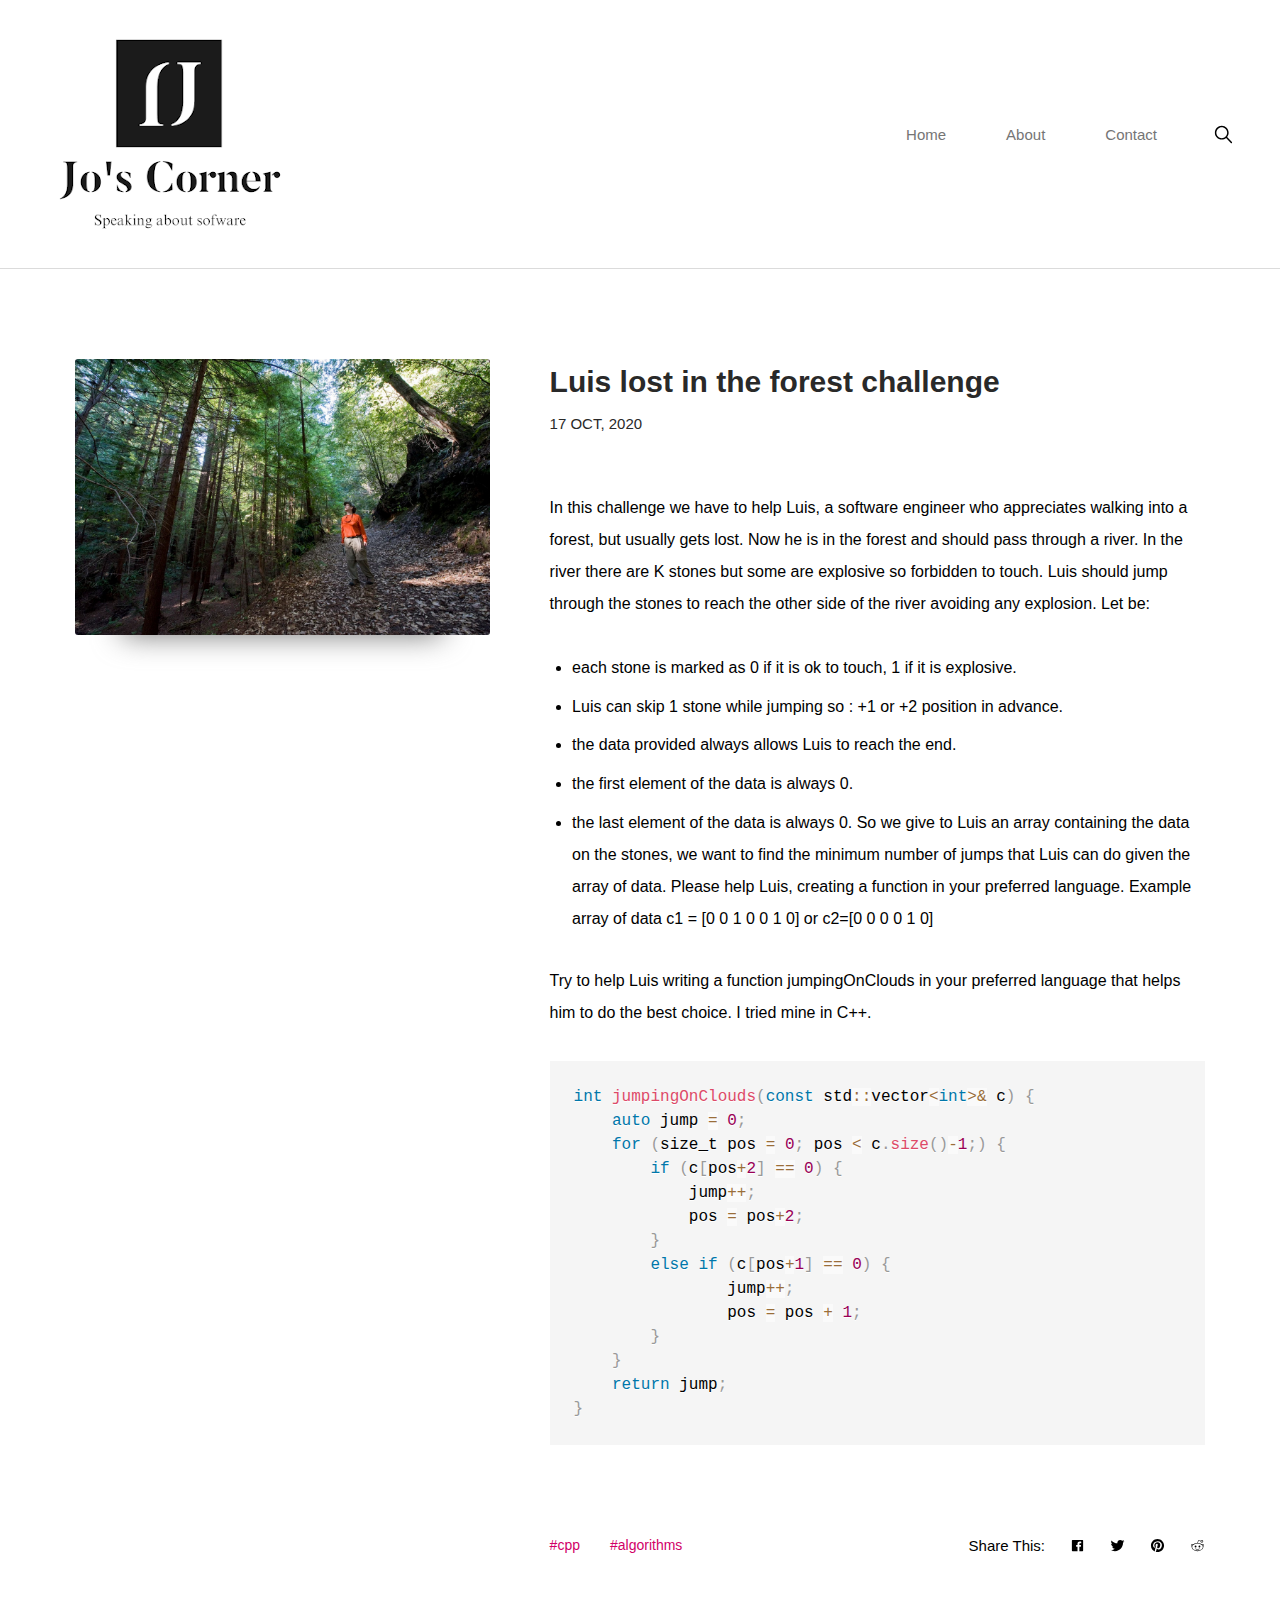
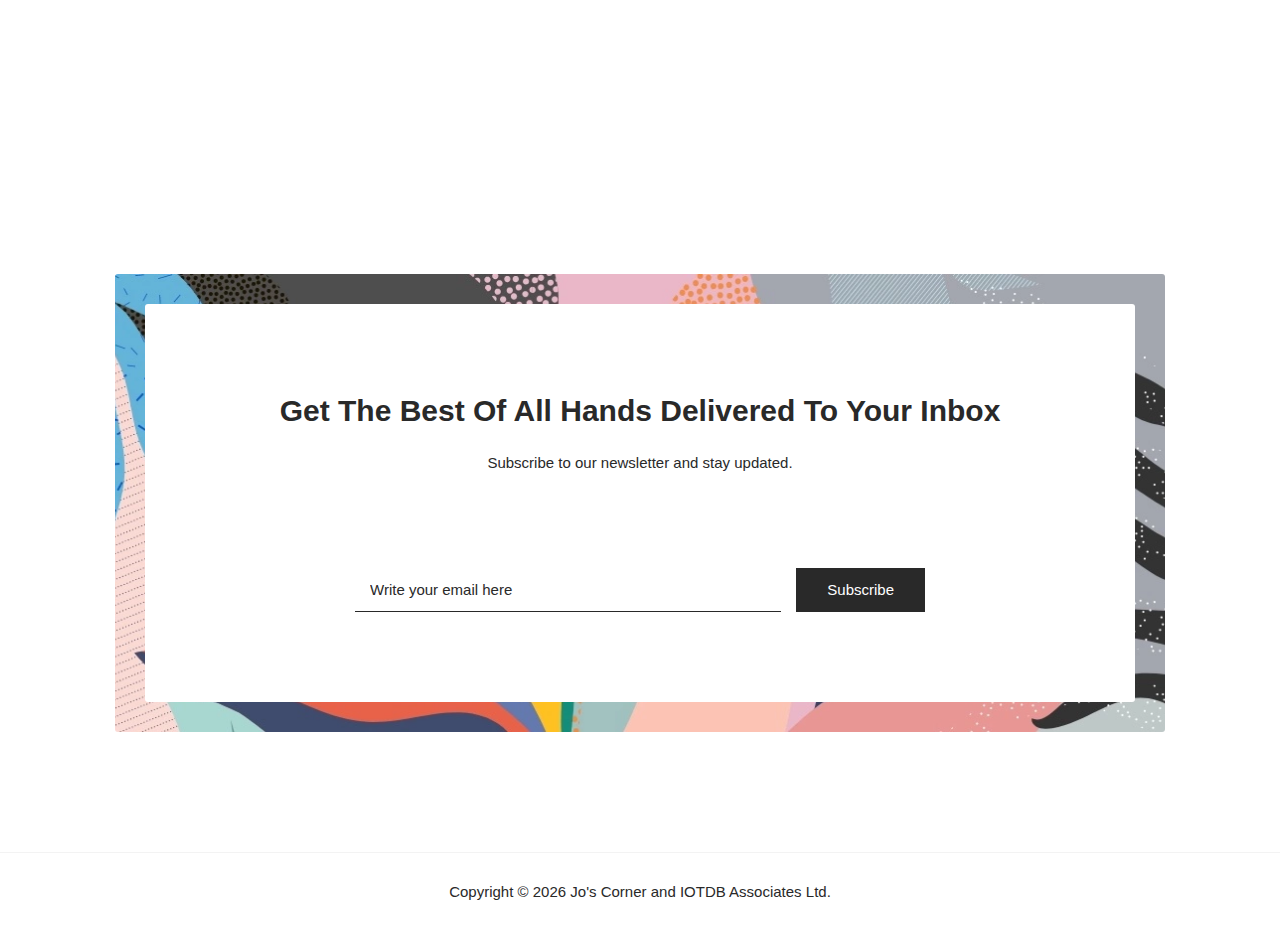
<file: luislost-challenge/index.html>
<!DOCTYPE html><html lang="en"><head><meta charSet="utf-8"/><meta http-equiv="x-ua-compatible" content="ie=edge"/><meta name="viewport" content="width=device-width, initial-scale=1, shrink-to-fit=no"/><style data-href="/styles.940ddc1b01f52d32e858.css" id="gatsby-global-css">@font-face{font-family:Montserrat;font-style:normal;font-display:swap;font-weight:100;src:local("Montserrat Thin "),local("Montserrat-Thin"),url(/static/montserrat-latin-100-191cc9f50f3b76b9617cb383f19acb7d.woff2) format("woff2"),url(/static/montserrat-latin-100-370318464551d5f25b0f0a78f374faac.woff) format("woff")}@font-face{font-family:Montserrat;font-style:italic;font-display:swap;font-weight:100;src:local("Montserrat Thin italic"),local("Montserrat-Thinitalic"),url(/static/montserrat-latin-100italic-bdeaeb79db315697bd173a55b097dc18.woff2) format("woff2"),url(/static/montserrat-latin-100italic-ecf7d49386e8f265878e735db34a7c4b.woff) format("woff")}@font-face{font-family:Montserrat;font-style:normal;font-display:swap;font-weight:200;src:local("Montserrat Extra Light "),local("Montserrat-Extra Light"),url(/static/montserrat-latin-200-85d5ef9db7f2dc6979172a4a3b2c57cb.woff2) format("woff2"),url(/static/montserrat-latin-200-1fc98e126a3d152549240e6244d7e669.woff) format("woff")}@font-face{font-family:Montserrat;font-style:italic;font-display:swap;font-weight:200;src:local("Montserrat Extra Light italic"),local("Montserrat-Extra Lightitalic"),url(/static/montserrat-latin-200italic-49095760a498d024fe1a85a078850df9.woff2) format("woff2"),url(/static/montserrat-latin-200italic-fe46cf8b9462c820457d3bf537e4057f.woff) format("woff")}@font-face{font-family:Montserrat;font-style:normal;font-display:swap;font-weight:300;src:local("Montserrat Light "),local("Montserrat-Light"),url(/static/montserrat-latin-300-7c3daf12b706645b5d3710f863a4da04.woff2) format("woff2"),url(/static/montserrat-latin-300-8dc95fab9cf98d02ca8d76e97d3dff60.woff) format("woff")}@font-face{font-family:Montserrat;font-style:italic;font-display:swap;font-weight:300;src:local("Montserrat Light italic"),local("Montserrat-Lightitalic"),url(/static/montserrat-latin-300italic-f20b178ca2024a5eac8e42e6649db86c.woff2) format("woff2"),url(/static/montserrat-latin-300italic-3fe16939288856e8e828fa2661bf2354.woff) format("woff")}@font-face{font-family:Montserrat;font-style:normal;font-display:swap;font-weight:400;src:local("Montserrat Regular "),local("Montserrat-Regular"),url(/static/montserrat-latin-400-bc3aa95dca08f5fee5291e34959c27bc.woff2) format("woff2"),url(/static/montserrat-latin-400-8102c4838f9e3d08dad644290a9cb701.woff) format("woff")}@font-face{font-family:Montserrat;font-style:italic;font-display:swap;font-weight:400;src:local("Montserrat Regular italic"),local("Montserrat-Regularitalic"),url(/static/montserrat-latin-400italic-5cad650422a7184467af5a4d17b264c4.woff2) format("woff2"),url(/static/montserrat-latin-400italic-d191f22af3bb50902b99ac577f81a322.woff) format("woff")}@font-face{font-family:Montserrat;font-style:normal;font-display:swap;font-weight:500;src:local("Montserrat Medium "),local("Montserrat-Medium"),url(/static/montserrat-latin-500-92d16e458625f4d2c8940f6bdca0ff09.woff2) format("woff2"),url(/static/montserrat-latin-500-8b763220218ffc11c57c84ddb80e7b26.woff) format("woff")}@font-face{font-family:Montserrat;font-style:italic;font-display:swap;font-weight:500;src:local("Montserrat Medium italic"),local("Montserrat-Mediumitalic"),url(/static/montserrat-latin-500italic-47bfcca6b69d6a9acca7a8bff17193e2.woff2) format("woff2"),url(/static/montserrat-latin-500italic-72c01f753c3940c0b9cb6bf2389caddf.woff) format("woff")}@font-face{font-family:Montserrat;font-style:normal;font-display:swap;font-weight:600;src:local("Montserrat SemiBold "),local("Montserrat-SemiBold"),url(/static/montserrat-latin-600-6fb1b5623e528e27c18658fecf5ee0ee.woff2) format("woff2"),url(/static/montserrat-latin-600-7c839d15a6f54e7025ba8c0c4b333e8f.woff) format("woff")}@font-face{font-family:Montserrat;font-style:italic;font-display:swap;font-weight:600;src:local("Montserrat SemiBold italic"),local("Montserrat-SemiBolditalic"),url(/static/montserrat-latin-600italic-60789af1c9338ed1a9546722ec54b4f7.woff2) format("woff2"),url(/static/montserrat-latin-600italic-f3d4de8d0afb19e777c79032ce828e3d.woff) format("woff")}@font-face{font-family:Montserrat;font-style:normal;font-display:swap;font-weight:700;src:local("Montserrat Bold "),local("Montserrat-Bold"),url(/static/montserrat-latin-700-39d93cf678c740f9f6b2b1cfde34bee3.woff2) format("woff2"),url(/static/montserrat-latin-700-80f10bd382f0df1cd650fec59f3c9394.woff) format("woff")}@font-face{font-family:Montserrat;font-style:italic;font-display:swap;font-weight:700;src:local("Montserrat Bold italic"),local("Montserrat-Bolditalic"),url(/static/montserrat-latin-700italic-ba136d97b14e82284dd595e257f11c47.woff2) format("woff2"),url(/static/montserrat-latin-700italic-8c98142b425630821139c24bd1698700.woff) format("woff")}@font-face{font-family:Montserrat;font-style:normal;font-display:swap;font-weight:800;src:local("Montserrat ExtraBold "),local("Montserrat-ExtraBold"),url(/static/montserrat-latin-800-b7018be9ed6cd94da8b6675b3a468c3b.woff2) format("woff2"),url(/static/montserrat-latin-800-9a9befcf50d64f9d2d19d8b1d1984add.woff) format("woff")}@font-face{font-family:Montserrat;font-style:italic;font-display:swap;font-weight:800;src:local("Montserrat ExtraBold italic"),local("Montserrat-ExtraBolditalic"),url(/static/montserrat-latin-800italic-540ffdd223d1a9ad3d4e678e1a23372e.woff2) format("woff2"),url(/static/montserrat-latin-800italic-897086f99f4e1f45e6b1e9368527d0bc.woff) format("woff")}@font-face{font-family:Montserrat;font-style:normal;font-display:swap;font-weight:900;src:local("Montserrat Black "),local("Montserrat-Black"),url(/static/montserrat-latin-900-58cd789700850375b834e8b6776002eb.woff2) format("woff2"),url(/static/montserrat-latin-900-26d42c9428780e545a540bbb50c84bce.woff) format("woff")}@font-face{font-family:Montserrat;font-style:italic;font-display:swap;font-weight:900;src:local("Montserrat Black italic"),local("Montserrat-Blackitalic"),url(/static/montserrat-latin-900italic-451157bc8861fe54f523b3669a3def71.woff2) format("woff2"),url(/static/montserrat-latin-900italic-a8ec4957e1c24f5793305763ad9845b3.woff) format("woff")}@font-face{font-family:Merriweather;font-style:normal;font-display:swap;font-weight:300;src:local("Merriweather Light "),local("Merriweather-Light"),url(/static/merriweather-latin-300-b1158cfcd4aacb9d8fb61625e37af46a.woff2) format("woff2"),url(/static/merriweather-latin-300-cc7de05e166e90320d7d896e0f72a19d.woff) format("woff")}@font-face{font-family:Merriweather;font-style:italic;font-display:swap;font-weight:300;src:local("Merriweather Light italic"),local("Merriweather-Lightitalic"),url(/static/merriweather-latin-300italic-8fe52a48089d6ebe46db0b8e7cc66263.woff2) format("woff2"),url(/static/merriweather-latin-300italic-e1331f5397c2a673f9d3765138debdb5.woff) format("woff")}@font-face{font-family:Merriweather;font-style:normal;font-display:swap;font-weight:400;src:local("Merriweather Regular "),local("Merriweather-Regular"),url(/static/merriweather-latin-400-8276fdb72ae8f4714d4e6eba704cc39f.woff2) format("woff2"),url(/static/merriweather-latin-400-69f09800f4f6479d06e44eba837df872.woff) format("woff")}@font-face{font-family:Merriweather;font-style:italic;font-display:swap;font-weight:400;src:local("Merriweather Regular italic"),local("Merriweather-Regularitalic"),url(/static/merriweather-latin-400italic-3a9be9ea9f7aa4af6de7307df21d9fc0.woff2) format("woff2"),url(/static/merriweather-latin-400italic-d76079ed7541a433a54f79316de086e9.woff) format("woff")}@font-face{font-family:Merriweather;font-style:normal;font-display:swap;font-weight:700;src:local("Merriweather Bold "),local("Merriweather-Bold"),url(/static/merriweather-latin-700-fa534be7ffa380e39a7f6e03bf9a5e03.woff2) format("woff2"),url(/static/merriweather-latin-700-ba56ea84b8084b7ff9677f50d3cd81bd.woff) format("woff")}@font-face{font-family:Merriweather;font-style:italic;font-display:swap;font-weight:700;src:local("Merriweather Bold italic"),local("Merriweather-Bolditalic"),url(/static/merriweather-latin-700italic-1ef5edaaa20ae53ea50399884c5e48c6.woff2) format("woff2"),url(/static/merriweather-latin-700italic-534bc9e7ce93c73d73426e46acd78092.woff) format("woff")}@font-face{font-family:Merriweather;font-style:normal;font-display:swap;font-weight:900;src:local("Merriweather Black "),local("Merriweather-Black"),url(/static/merriweather-latin-900-7528fb70e8a4a82c7305e72ff43ac25f.woff2) format("woff2"),url(/static/merriweather-latin-900-3799b6e2f5ed3fcccf9d7a708d7419fa.woff) format("woff")}@font-face{font-family:Merriweather;font-style:italic;font-display:swap;font-weight:900;src:local("Merriweather Black italic"),local("Merriweather-Blackitalic"),url(/static/merriweather-latin-900italic-e1b4d2aaa78e12ad84aaf8a56321e4c2.woff2) format("woff2"),url(/static/merriweather-latin-900italic-2ae22f731b3424e8dbb4b37f7ca6e708.woff) format("woff")}code[class*=language-],pre[class*=language-]{color:#000;background:none;text-shadow:0 1px #fff;font-family:Consolas,Monaco,Andale Mono,Ubuntu Mono,monospace;font-size:1em;text-align:left;white-space:pre;word-spacing:normal;word-break:normal;word-wrap:normal;line-height:1.5;-moz-tab-size:4;-o-tab-size:4;tab-size:4;-webkit-hyphens:none;-ms-hyphens:none;hyphens:none}code[class*=language-]::selection,code[class*=language-] ::selection,pre[class*=language-]::selection,pre[class*=language-] ::selection{text-shadow:none;background:#b3d4fc}@media print{code[class*=language-],pre[class*=language-]{text-shadow:none}}pre[class*=language-]{padding:1em;margin:.5em 0;overflow:auto}:not(pre)>code[class*=language-],pre[class*=language-]{background:#f5f2f0}:not(pre)>code[class*=language-]{padding:.1em;border-radius:.3em;white-space:normal}.token.cdata,.token.comment,.token.doctype,.token.prolog{color:#708090}.token.punctuation{color:#999}.token.namespace{opacity:.7}.token.boolean,.token.constant,.token.deleted,.token.number,.token.property,.token.symbol,.token.tag{color:#905}.token.attr-name,.token.builtin,.token.char,.token.inserted,.token.selector,.token.string{color:#690}.language-css .token.string,.style .token.string,.token.entity,.token.operator,.token.url{color:#9a6e3a;background:hsla(0,0%,100%,.5)}.token.atrule,.token.attr-value,.token.keyword{color:#07a}.token.class-name,.token.function{color:#dd4a68}.token.important,.token.regex,.token.variable{color:#e90}.token.bold,.token.important{font-weight:700}.token.italic{font-style:italic}.token.entity{cursor:help}@font-face{font-family:KaTeX_AMS;src:url(/static/KaTeX_AMS-Regular-e78e28b4834954df047e4925e9dbf354.woff2) format("woff2"),url(/static/KaTeX_AMS-Regular-7f06b4e30317f784d61d26686aed0ab2.woff) format("woff"),url(/static/KaTeX_AMS-Regular-aaf4eee9fba9907d61c3935e0b6a54ae.ttf) format("truetype");font-weight:400;font-style:normal}@font-face{font-family:KaTeX_Caligraphic;src:url(/static/KaTeX_Caligraphic-Bold-4ec58befa687e9752c3c91cd9bcf1bcb.woff2) format("woff2"),url(/static/KaTeX_Caligraphic-Bold-1e802ca9dedc4ed4e3c6f645e4316128.woff) format("woff"),url(/static/KaTeX_Caligraphic-Bold-021dd4dc61ee5f5cdf315f43b48c094b.ttf) format("truetype");font-weight:700;font-style:normal}@font-face{font-family:KaTeX_Caligraphic;src:url(/static/KaTeX_Caligraphic-Regular-7edb53b6693d75b8a2232481eea1a52c.woff2) format("woff2"),url(/static/KaTeX_Caligraphic-Regular-d3b46c3a530116933081d9d74e3e9fe8.woff) format("woff"),url(/static/KaTeX_Caligraphic-Regular-d49f2d55ce4f40f982d8ba63d746fbf9.ttf) format("truetype");font-weight:400;font-style:normal}@font-face{font-family:KaTeX_Fraktur;src:url(/static/KaTeX_Fraktur-Bold-d5b59ec9764e10f4a82369ae29f3ac58.woff2) format("woff2"),url(/static/KaTeX_Fraktur-Bold-c4c8cab7d5be97b2bb283e531c077355.woff) format("woff"),url(/static/KaTeX_Fraktur-Bold-a31e7cba7b7221ebf1a2ae545fb306b2.ttf) format("truetype");font-weight:700;font-style:normal}@font-face{font-family:KaTeX_Fraktur;src:url(/static/KaTeX_Fraktur-Regular-32a5339eb809f381a7357ba56f82aab3.woff2) format("woff2"),url(/static/KaTeX_Fraktur-Regular-b7d9c46bff5d51da6209e355cc4a235d.woff) format("woff"),url(/static/KaTeX_Fraktur-Regular-a48dad4f58c82e38a10da0ceebb86370.ttf) format("truetype");font-weight:400;font-style:normal}@font-face{font-family:KaTeX_Main;src:url(/static/KaTeX_Main-Bold-8e1e01c4b1207c0a383d9a2b4f86e637.woff2) format("woff2"),url(/static/KaTeX_Main-Bold-22086eb5d97009c3e99bcc1d16ce6865.woff) format("woff"),url(/static/KaTeX_Main-Bold-9ceff51b3cb7ce6eb4e8efa8163a1472.ttf) format("truetype");font-weight:700;font-style:normal}@font-face{font-family:KaTeX_Main;src:url(/static/KaTeX_Main-BoldItalic-284a17fe5baf72ff8217d4c7e70c0f82.woff2) format("woff2"),url(/static/KaTeX_Main-BoldItalic-4c57dbc44bfff1fdf08a59cf556fdab3.woff) format("woff"),url(/static/KaTeX_Main-BoldItalic-e8b44b990516dab7937bf240fde8b46a.ttf) format("truetype");font-weight:700;font-style:italic}@font-face{font-family:KaTeX_Main;src:url(/static/KaTeX_Main-Italic-e533d5a2506cf053cd671b335ec04dde.woff2) format("woff2"),url(/static/KaTeX_Main-Italic-99be0e10c38cd42466e6fe1665ef9536.woff) format("woff"),url(/static/KaTeX_Main-Italic-29c86397e75cdcb3135af8295f1c2e28.ttf) format("truetype");font-weight:400;font-style:italic}@font-face{font-family:KaTeX_Main;src:url(/static/KaTeX_Main-Regular-5c734d78610fa35282f3379f866707f2.woff2) format("woff2"),url(/static/KaTeX_Main-Regular-b741441f6d71014d0453ca3ebc884dd4.woff) format("woff"),url(/static/KaTeX_Main-Regular-5c94aef490324b0925dbe5f643e8fd04.ttf) format("truetype");font-weight:400;font-style:normal}@font-face{font-family:KaTeX_Math;src:url(/static/KaTeX_Math-BoldItalic-d747bd1e7a6a43864285edd73dcde253.woff2) format("woff2"),url(/static/KaTeX_Math-BoldItalic-b13731ef4e2bfc3d8d859271e39550fc.woff) format("woff"),url(/static/KaTeX_Math-BoldItalic-9a2834a9ff8ab411153571e0e55ac693.ttf) format("truetype");font-weight:700;font-style:italic}@font-face{font-family:KaTeX_Math;src:url(/static/KaTeX_Math-Italic-4ad08b826b8065e1eab85324d726538c.woff2) format("woff2"),url(/static/KaTeX_Math-Italic-f0303906c2a67ac63bf1e8ccd638a89e.woff) format("woff"),url(/static/KaTeX_Math-Italic-291e76b8871b84560701bd29f9d1dcc7.ttf) format("truetype");font-weight:400;font-style:italic}@font-face{font-family:"KaTeX_SansSerif";src:url(/static/KaTeX_SansSerif-Bold-6e0830bee40435e72165345e0682fbfc.woff2) format("woff2"),url(/static/KaTeX_SansSerif-Bold-3fb419559955e3ce75619f1a5e8c6c84.woff) format("woff"),url(/static/KaTeX_SansSerif-Bold-7dc027cba9f7b11ec92af4a311372a85.ttf) format("truetype");font-weight:700;font-style:normal}@font-face{font-family:"KaTeX_SansSerif";src:url(/static/KaTeX_SansSerif-Italic-fba01c9c6fb2866a0f95bcacb2c187a5.woff2) format("woff2"),url(/static/KaTeX_SansSerif-Italic-727a9b0d97d72d2fc0228fe4e07fb4d8.woff) format("woff"),url(/static/KaTeX_SansSerif-Italic-4059868e460d2d2e6be18e180d20c43d.ttf) format("truetype");font-weight:400;font-style:italic}@font-face{font-family:"KaTeX_SansSerif";src:url(/static/KaTeX_SansSerif-Regular-d929cd671b19f0cfea55b6200fb47461.woff2) format("woff2"),url(/static/KaTeX_SansSerif-Regular-2555754a67062cac3a0913b715ab982f.woff) format("woff"),url(/static/KaTeX_SansSerif-Regular-5c58d168c0b66d2c32234a6718e74dfb.ttf) format("truetype");font-weight:400;font-style:normal}@font-face{font-family:KaTeX_Script;src:url(/static/KaTeX_Script-Regular-755e2491f13b5269f0afd5a56f7aa692.woff2) format("woff2"),url(/static/KaTeX_Script-Regular-d524c9a5b62a17f98f4a97af37fea735.woff) format("woff"),url(/static/KaTeX_Script-Regular-d12ea9efb375f9dc331f562e69892638.ttf) format("truetype");font-weight:400;font-style:normal}@font-face{font-family:KaTeX_Size1;src:url([data-uri]) format("woff2"),url([data-uri]) format("woff"),url(/static/KaTeX_Size1-Regular-7342d45b052c3a2abc21049959fbab7f.ttf) format("truetype");font-weight:400;font-style:normal}@font-face{font-family:KaTeX_Size2;src:url([data-uri]) format("woff2"),url([data-uri]) format("woff"),url(/static/KaTeX_Size2-Regular-eb130dcc661de766c999c60ba1525a88.ttf) format("truetype");font-weight:400;font-style:normal}@font-face{font-family:KaTeX_Size3;src:url([data-uri]) format("woff2"),url([data-uri]) format("woff"),url([data-uri]) format("truetype");font-weight:400;font-style:normal}@font-face{font-family:KaTeX_Size4;src:url([data-uri]) format("woff2"),url([data-uri]) format("woff"),url(/static/KaTeX_Size4-Regular-ad7672524b64b730dfd176140a8945cb.ttf) format("truetype");font-weight:400;font-style:normal}@font-face{font-family:KaTeX_Typewriter;src:url(/static/KaTeX_Typewriter-Regular-6cc31ea5c223c88705a13727a71417fa.woff2) format("woff2"),url(/static/KaTeX_Typewriter-Regular-3fe216d2a5f736c560cde71984554b64.woff) format("woff"),url(/static/KaTeX_Typewriter-Regular-257023560753aeb0b89b7e434d3da17f.ttf) format("truetype");font-weight:400;font-style:normal}.katex{font:normal 1.21em KaTeX_Main,Times New Roman,serif;line-height:1.2;text-indent:0;text-rendering:auto}.katex *{-ms-high-contrast-adjust:none!important}.katex .katex-version:after{content:"0.11.1"}.katex .katex-mathml{position:absolute;clip:rect(1px,1px,1px,1px);padding:0;border:0;height:1px;width:1px;overflow:hidden}.katex .katex-html>.newline{display:block}.katex .base{position:relative;white-space:nowrap;width:-webkit-min-content;width:-moz-min-content;width:min-content}.katex .base,.katex .strut{display:inline-block}.katex .textbf{font-weight:700}.katex .textit{font-style:italic}.katex .textrm{font-family:KaTeX_Main}.katex .textsf{font-family:KaTeX_SansSerif}.katex .texttt{font-family:KaTeX_Typewriter}.katex .mathdefault{font-family:KaTeX_Math;font-style:italic}.katex .mathit{font-family:KaTeX_Main;font-style:italic}.katex .mathrm{font-style:normal}.katex .mathbf{font-family:KaTeX_Main;font-weight:700}.katex .boldsymbol{font-family:KaTeX_Math;font-weight:700;font-style:italic}.katex .amsrm,.katex .mathbb,.katex .textbb{font-family:KaTeX_AMS}.katex .mathcal{font-family:KaTeX_Caligraphic}.katex .mathfrak,.katex .textfrak{font-family:KaTeX_Fraktur}.katex .mathtt{font-family:KaTeX_Typewriter}.katex .mathscr,.katex .textscr{font-family:KaTeX_Script}.katex .mathsf,.katex .textsf{font-family:KaTeX_SansSerif}.katex .mathboldsf,.katex .textboldsf{font-family:KaTeX_SansSerif;font-weight:700}.katex .mathitsf,.katex .textitsf{font-family:KaTeX_SansSerif;font-style:italic}.katex .mainrm{font-family:KaTeX_Main;font-style:normal}.katex .vlist-t{display:inline-table;table-layout:fixed}.katex .vlist-r{display:table-row}.katex .vlist{display:table-cell;vertical-align:bottom;position:relative}.katex .vlist>span{display:block;height:0;position:relative}.katex .vlist>span>span{display:inline-block}.katex .vlist>span>.pstrut{overflow:hidden;width:0}.katex .vlist-t2{margin-right:-2px}.katex .vlist-s{display:table-cell;vertical-align:bottom;font-size:1px;width:2px;min-width:2px}.katex .msupsub{text-align:left}.katex .mfrac>span>span{text-align:center}.katex .mfrac .frac-line{display:inline-block;width:100%;border-bottom-style:solid}.katex .hdashline,.katex .hline,.katex .mfrac .frac-line,.katex .overline .overline-line,.katex .rule,.katex .underline .underline-line{min-height:1px}.katex .mspace{display:inline-block}.katex .clap,.katex .llap,.katex .rlap{width:0;position:relative}.katex .clap>.inner,.katex .llap>.inner,.katex .rlap>.inner{position:absolute}.katex .clap>.fix,.katex .llap>.fix,.katex .rlap>.fix{display:inline-block}.katex .llap>.inner{right:0}.katex .clap>.inner,.katex .rlap>.inner{left:0}.katex .clap>.inner>span{margin-left:-50%;margin-right:50%}.katex .rule{display:inline-block;border:0 solid;position:relative}.katex .hline,.katex .overline .overline-line,.katex .underline .underline-line{display:inline-block;width:100%;border-bottom-style:solid}.katex .hdashline{display:inline-block;width:100%;border-bottom-style:dashed}.katex .sqrt>.root{margin-left:.27777778em;margin-right:-.55555556em}.katex .fontsize-ensurer.reset-size1.size1,.katex .sizing.reset-size1.size1{font-size:1em}.katex .fontsize-ensurer.reset-size1.size2,.katex .sizing.reset-size1.size2{font-size:1.2em}.katex .fontsize-ensurer.reset-size1.size3,.katex .sizing.reset-size1.size3{font-size:1.4em}.katex .fontsize-ensurer.reset-size1.size4,.katex .sizing.reset-size1.size4{font-size:1.6em}.katex .fontsize-ensurer.reset-size1.size5,.katex .sizing.reset-size1.size5{font-size:1.8em}.katex .fontsize-ensurer.reset-size1.size6,.katex .sizing.reset-size1.size6{font-size:2em}.katex .fontsize-ensurer.reset-size1.size7,.katex .sizing.reset-size1.size7{font-size:2.4em}.katex .fontsize-ensurer.reset-size1.size8,.katex .sizing.reset-size1.size8{font-size:2.88em}.katex .fontsize-ensurer.reset-size1.size9,.katex .sizing.reset-size1.size9{font-size:3.456em}.katex .fontsize-ensurer.reset-size1.size10,.katex .sizing.reset-size1.size10{font-size:4.148em}.katex .fontsize-ensurer.reset-size1.size11,.katex .sizing.reset-size1.size11{font-size:4.976em}.katex .fontsize-ensurer.reset-size2.size1,.katex .sizing.reset-size2.size1{font-size:.83333333em}.katex .fontsize-ensurer.reset-size2.size2,.katex .sizing.reset-size2.size2{font-size:1em}.katex .fontsize-ensurer.reset-size2.size3,.katex .sizing.reset-size2.size3{font-size:1.16666667em}.katex .fontsize-ensurer.reset-size2.size4,.katex .sizing.reset-size2.size4{font-size:1.33333333em}.katex .fontsize-ensurer.reset-size2.size5,.katex .sizing.reset-size2.size5{font-size:1.5em}.katex .fontsize-ensurer.reset-size2.size6,.katex .sizing.reset-size2.size6{font-size:1.66666667em}.katex .fontsize-ensurer.reset-size2.size7,.katex .sizing.reset-size2.size7{font-size:2em}.katex .fontsize-ensurer.reset-size2.size8,.katex .sizing.reset-size2.size8{font-size:2.4em}.katex .fontsize-ensurer.reset-size2.size9,.katex .sizing.reset-size2.size9{font-size:2.88em}.katex .fontsize-ensurer.reset-size2.size10,.katex .sizing.reset-size2.size10{font-size:3.45666667em}.katex .fontsize-ensurer.reset-size2.size11,.katex .sizing.reset-size2.size11{font-size:4.14666667em}.katex .fontsize-ensurer.reset-size3.size1,.katex .sizing.reset-size3.size1{font-size:.71428571em}.katex .fontsize-ensurer.reset-size3.size2,.katex .sizing.reset-size3.size2{font-size:.85714286em}.katex .fontsize-ensurer.reset-size3.size3,.katex .sizing.reset-size3.size3{font-size:1em}.katex .fontsize-ensurer.reset-size3.size4,.katex .sizing.reset-size3.size4{font-size:1.14285714em}.katex .fontsize-ensurer.reset-size3.size5,.katex .sizing.reset-size3.size5{font-size:1.28571429em}.katex .fontsize-ensurer.reset-size3.size6,.katex .sizing.reset-size3.size6{font-size:1.42857143em}.katex .fontsize-ensurer.reset-size3.size7,.katex .sizing.reset-size3.size7{font-size:1.71428571em}.katex .fontsize-ensurer.reset-size3.size8,.katex .sizing.reset-size3.size8{font-size:2.05714286em}.katex .fontsize-ensurer.reset-size3.size9,.katex .sizing.reset-size3.size9{font-size:2.46857143em}.katex .fontsize-ensurer.reset-size3.size10,.katex .sizing.reset-size3.size10{font-size:2.96285714em}.katex .fontsize-ensurer.reset-size3.size11,.katex .sizing.reset-size3.size11{font-size:3.55428571em}.katex .fontsize-ensurer.reset-size4.size1,.katex .sizing.reset-size4.size1{font-size:.625em}.katex .fontsize-ensurer.reset-size4.size2,.katex .sizing.reset-size4.size2{font-size:.75em}.katex .fontsize-ensurer.reset-size4.size3,.katex .sizing.reset-size4.size3{font-size:.875em}.katex .fontsize-ensurer.reset-size4.size4,.katex .sizing.reset-size4.size4{font-size:1em}.katex .fontsize-ensurer.reset-size4.size5,.katex .sizing.reset-size4.size5{font-size:1.125em}.katex .fontsize-ensurer.reset-size4.size6,.katex .sizing.reset-size4.size6{font-size:1.25em}.katex .fontsize-ensurer.reset-size4.size7,.katex .sizing.reset-size4.size7{font-size:1.5em}.katex .fontsize-ensurer.reset-size4.size8,.katex .sizing.reset-size4.size8{font-size:1.8em}.katex .fontsize-ensurer.reset-size4.size9,.katex .sizing.reset-size4.size9{font-size:2.16em}.katex .fontsize-ensurer.reset-size4.size10,.katex .sizing.reset-size4.size10{font-size:2.5925em}.katex .fontsize-ensurer.reset-size4.size11,.katex .sizing.reset-size4.size11{font-size:3.11em}.katex .fontsize-ensurer.reset-size5.size1,.katex .sizing.reset-size5.size1{font-size:.55555556em}.katex .fontsize-ensurer.reset-size5.size2,.katex .sizing.reset-size5.size2{font-size:.66666667em}.katex .fontsize-ensurer.reset-size5.size3,.katex .sizing.reset-size5.size3{font-size:.77777778em}.katex .fontsize-ensurer.reset-size5.size4,.katex .sizing.reset-size5.size4{font-size:.88888889em}.katex .fontsize-ensurer.reset-size5.size5,.katex .sizing.reset-size5.size5{font-size:1em}.katex .fontsize-ensurer.reset-size5.size6,.katex .sizing.reset-size5.size6{font-size:1.11111111em}.katex .fontsize-ensurer.reset-size5.size7,.katex .sizing.reset-size5.size7{font-size:1.33333333em}.katex .fontsize-ensurer.reset-size5.size8,.katex .sizing.reset-size5.size8{font-size:1.6em}.katex .fontsize-ensurer.reset-size5.size9,.katex .sizing.reset-size5.size9{font-size:1.92em}.katex .fontsize-ensurer.reset-size5.size10,.katex .sizing.reset-size5.size10{font-size:2.30444444em}.katex .fontsize-ensurer.reset-size5.size11,.katex .sizing.reset-size5.size11{font-size:2.76444444em}.katex .fontsize-ensurer.reset-size6.size1,.katex .sizing.reset-size6.size1{font-size:.5em}.katex .fontsize-ensurer.reset-size6.size2,.katex .sizing.reset-size6.size2{font-size:.6em}.katex .fontsize-ensurer.reset-size6.size3,.katex .sizing.reset-size6.size3{font-size:.7em}.katex .fontsize-ensurer.reset-size6.size4,.katex .sizing.reset-size6.size4{font-size:.8em}.katex .fontsize-ensurer.reset-size6.size5,.katex .sizing.reset-size6.size5{font-size:.9em}.katex .fontsize-ensurer.reset-size6.size6,.katex .sizing.reset-size6.size6{font-size:1em}.katex .fontsize-ensurer.reset-size6.size7,.katex .sizing.reset-size6.size7{font-size:1.2em}.katex .fontsize-ensurer.reset-size6.size8,.katex .sizing.reset-size6.size8{font-size:1.44em}.katex .fontsize-ensurer.reset-size6.size9,.katex .sizing.reset-size6.size9{font-size:1.728em}.katex .fontsize-ensurer.reset-size6.size10,.katex .sizing.reset-size6.size10{font-size:2.074em}.katex .fontsize-ensurer.reset-size6.size11,.katex .sizing.reset-size6.size11{font-size:2.488em}.katex .fontsize-ensurer.reset-size7.size1,.katex .sizing.reset-size7.size1{font-size:.41666667em}.katex .fontsize-ensurer.reset-size7.size2,.katex .sizing.reset-size7.size2{font-size:.5em}.katex .fontsize-ensurer.reset-size7.size3,.katex .sizing.reset-size7.size3{font-size:.58333333em}.katex .fontsize-ensurer.reset-size7.size4,.katex .sizing.reset-size7.size4{font-size:.66666667em}.katex .fontsize-ensurer.reset-size7.size5,.katex .sizing.reset-size7.size5{font-size:.75em}.katex .fontsize-ensurer.reset-size7.size6,.katex .sizing.reset-size7.size6{font-size:.83333333em}.katex .fontsize-ensurer.reset-size7.size7,.katex .sizing.reset-size7.size7{font-size:1em}.katex .fontsize-ensurer.reset-size7.size8,.katex .sizing.reset-size7.size8{font-size:1.2em}.katex .fontsize-ensurer.reset-size7.size9,.katex .sizing.reset-size7.size9{font-size:1.44em}.katex .fontsize-ensurer.reset-size7.size10,.katex .sizing.reset-size7.size10{font-size:1.72833333em}.katex .fontsize-ensurer.reset-size7.size11,.katex .sizing.reset-size7.size11{font-size:2.07333333em}.katex .fontsize-ensurer.reset-size8.size1,.katex .sizing.reset-size8.size1{font-size:.34722222em}.katex .fontsize-ensurer.reset-size8.size2,.katex .sizing.reset-size8.size2{font-size:.41666667em}.katex .fontsize-ensurer.reset-size8.size3,.katex .sizing.reset-size8.size3{font-size:.48611111em}.katex .fontsize-ensurer.reset-size8.size4,.katex .sizing.reset-size8.size4{font-size:.55555556em}.katex .fontsize-ensurer.reset-size8.size5,.katex .sizing.reset-size8.size5{font-size:.625em}.katex .fontsize-ensurer.reset-size8.size6,.katex .sizing.reset-size8.size6{font-size:.69444444em}.katex .fontsize-ensurer.reset-size8.size7,.katex .sizing.reset-size8.size7{font-size:.83333333em}.katex .fontsize-ensurer.reset-size8.size8,.katex .sizing.reset-size8.size8{font-size:1em}.katex .fontsize-ensurer.reset-size8.size9,.katex .sizing.reset-size8.size9{font-size:1.2em}.katex .fontsize-ensurer.reset-size8.size10,.katex .sizing.reset-size8.size10{font-size:1.44027778em}.katex .fontsize-ensurer.reset-size8.size11,.katex .sizing.reset-size8.size11{font-size:1.72777778em}.katex .fontsize-ensurer.reset-size9.size1,.katex .sizing.reset-size9.size1{font-size:.28935185em}.katex .fontsize-ensurer.reset-size9.size2,.katex .sizing.reset-size9.size2{font-size:.34722222em}.katex .fontsize-ensurer.reset-size9.size3,.katex .sizing.reset-size9.size3{font-size:.40509259em}.katex .fontsize-ensurer.reset-size9.size4,.katex .sizing.reset-size9.size4{font-size:.46296296em}.katex .fontsize-ensurer.reset-size9.size5,.katex .sizing.reset-size9.size5{font-size:.52083333em}.katex .fontsize-ensurer.reset-size9.size6,.katex .sizing.reset-size9.size6{font-size:.5787037em}.katex .fontsize-ensurer.reset-size9.size7,.katex .sizing.reset-size9.size7{font-size:.69444444em}.katex .fontsize-ensurer.reset-size9.size8,.katex .sizing.reset-size9.size8{font-size:.83333333em}.katex .fontsize-ensurer.reset-size9.size9,.katex .sizing.reset-size9.size9{font-size:1em}.katex .fontsize-ensurer.reset-size9.size10,.katex .sizing.reset-size9.size10{font-size:1.20023148em}.katex .fontsize-ensurer.reset-size9.size11,.katex .sizing.reset-size9.size11{font-size:1.43981481em}.katex .fontsize-ensurer.reset-size10.size1,.katex .sizing.reset-size10.size1{font-size:.24108004em}.katex .fontsize-ensurer.reset-size10.size2,.katex .sizing.reset-size10.size2{font-size:.28929605em}.katex .fontsize-ensurer.reset-size10.size3,.katex .sizing.reset-size10.size3{font-size:.33751205em}.katex .fontsize-ensurer.reset-size10.size4,.katex .sizing.reset-size10.size4{font-size:.38572806em}.katex .fontsize-ensurer.reset-size10.size5,.katex .sizing.reset-size10.size5{font-size:.43394407em}.katex .fontsize-ensurer.reset-size10.size6,.katex .sizing.reset-size10.size6{font-size:.48216008em}.katex .fontsize-ensurer.reset-size10.size7,.katex .sizing.reset-size10.size7{font-size:.57859209em}.katex .fontsize-ensurer.reset-size10.size8,.katex .sizing.reset-size10.size8{font-size:.69431051em}.katex .fontsize-ensurer.reset-size10.size9,.katex .sizing.reset-size10.size9{font-size:.83317261em}.katex .fontsize-ensurer.reset-size10.size10,.katex .sizing.reset-size10.size10{font-size:1em}.katex .fontsize-ensurer.reset-size10.size11,.katex .sizing.reset-size10.size11{font-size:1.19961427em}.katex .fontsize-ensurer.reset-size11.size1,.katex .sizing.reset-size11.size1{font-size:.20096463em}.katex .fontsize-ensurer.reset-size11.size2,.katex .sizing.reset-size11.size2{font-size:.24115756em}.katex .fontsize-ensurer.reset-size11.size3,.katex .sizing.reset-size11.size3{font-size:.28135048em}.katex .fontsize-ensurer.reset-size11.size4,.katex .sizing.reset-size11.size4{font-size:.32154341em}.katex .fontsize-ensurer.reset-size11.size5,.katex .sizing.reset-size11.size5{font-size:.36173633em}.katex .fontsize-ensurer.reset-size11.size6,.katex .sizing.reset-size11.size6{font-size:.40192926em}.katex .fontsize-ensurer.reset-size11.size7,.katex .sizing.reset-size11.size7{font-size:.48231511em}.katex .fontsize-ensurer.reset-size11.size8,.katex .sizing.reset-size11.size8{font-size:.57877814em}.katex .fontsize-ensurer.reset-size11.size9,.katex .sizing.reset-size11.size9{font-size:.69453376em}.katex .fontsize-ensurer.reset-size11.size10,.katex .sizing.reset-size11.size10{font-size:.83360129em}.katex .fontsize-ensurer.reset-size11.size11,.katex .sizing.reset-size11.size11{font-size:1em}.katex .delimsizing.size1{font-family:KaTeX_Size1}.katex .delimsizing.size2{font-family:KaTeX_Size2}.katex .delimsizing.size3{font-family:KaTeX_Size3}.katex .delimsizing.size4{font-family:KaTeX_Size4}.katex .delimsizing.mult .delim-size1>span{font-family:KaTeX_Size1}.katex .delimsizing.mult .delim-size4>span{font-family:KaTeX_Size4}.katex .nulldelimiter{display:inline-block;width:.12em}.katex .delimcenter,.katex .op-symbol{position:relative}.katex .op-symbol.small-op{font-family:KaTeX_Size1}.katex .op-symbol.large-op{font-family:KaTeX_Size2}.katex .accent>.vlist-t,.katex .op-limits>.vlist-t{text-align:center}.katex .accent .accent-body{position:relative}.katex .accent .accent-body:not(.accent-full){width:0}.katex .overlay{display:block}.katex .mtable .vertical-separator{display:inline-block;min-width:1px}.katex .mtable .arraycolsep{display:inline-block}.katex .mtable .col-align-c>.vlist-t{text-align:center}.katex .mtable .col-align-l>.vlist-t{text-align:left}.katex .mtable .col-align-r>.vlist-t{text-align:right}.katex .svg-align{text-align:left}.katex svg{display:block;position:absolute;width:100%;height:inherit;fill:currentColor;stroke:currentColor;fill-rule:nonzero;fill-opacity:1;stroke-width:1;stroke-linecap:butt;stroke-linejoin:miter;stroke-miterlimit:4;stroke-dasharray:none;stroke-dashoffset:0;stroke-opacity:1}.katex svg path{stroke:none}.katex img{border-style:none;min-width:0;min-height:0;max-width:none;max-height:none}.katex .stretchy{width:100%;display:block;position:relative;overflow:hidden}.katex .stretchy:after,.katex .stretchy:before{content:""}.katex .hide-tail{width:100%;position:relative;overflow:hidden}.katex .halfarrow-left{position:absolute;left:0;width:50.2%;overflow:hidden}.katex .halfarrow-right{position:absolute;right:0;width:50.2%;overflow:hidden}.katex .brace-left{position:absolute;left:0;width:25.1%;overflow:hidden}.katex .brace-center{position:absolute;left:25%;width:50%;overflow:hidden}.katex .brace-right{position:absolute;right:0;width:25.1%;overflow:hidden}.katex .x-arrow-pad{padding:0 .5em}.katex .mover,.katex .munder,.katex .x-arrow{text-align:center}.katex .boxpad{padding:0 .3em}.katex .fbox,.katex .fcolorbox{box-sizing:border-box;border:.04em solid}.katex .cancel-pad{padding:0 .2em}.katex .cancel-lap{margin-left:-.2em;margin-right:-.2em}.katex .sout{border-bottom-style:solid;border-bottom-width:.08em}.katex-display{display:block;margin:1em 0;text-align:center}.katex-display>.katex{display:block;text-align:center;white-space:nowrap}.katex-display>.katex>.katex-html{display:block;position:relative}.katex-display>.katex>.katex-html>.tag{position:absolute;right:0}.katex-display.leqno>.katex>.katex-html>.tag{left:0;right:auto}.katex-display.fleqn>.katex{text-align:left}.drawer{position:fixed;top:0;z-index:9999;transition:width 0s ease .3s,height 0s ease .3s,transform .3s cubic-bezier(.78,.14,.15,.86)}.drawer>*{transition:transform .3s cubic-bezier(.78,.14,.15,.86),opacity .3s cubic-bezier(.78,.14,.15,.86),box-shadow .3s cubic-bezier(.78,.14,.15,.86)}.drawer.drawer-open{transition:transform .3s cubic-bezier(.78,.14,.15,.86)}.drawer .drawer-mask{background:#000;opacity:0;width:100%;height:0;position:absolute;top:0;left:0;transition:opacity .3s cubic-bezier(.78,.14,.15,.86),height 0s ease .3s}.drawer-content-wrapper{position:absolute;background:#fff}.drawer-content{overflow:auto;z-index:1;position:relative}.drawer-handle{position:absolute;top:72px;width:41px;height:40px;cursor:pointer;z-index:0;text-align:center;line-height:40px;font-size:16px;display:flex;justify-content:center;align-items:center;background:#fff}.drawer-handle-icon{width:14px;height:2px;background:#333;position:relative;transition:background .3s cubic-bezier(.78,.14,.15,.86)}.drawer-handle-icon:after,.drawer-handle-icon:before{content:"";display:block;position:absolute;background:#333;width:100%;height:2px;transition:transform .3s cubic-bezier(.78,.14,.15,.86)}.drawer-handle-icon:before{top:-5px}.drawer-handle-icon:after{top:5px}.drawer-left,.drawer-right{width:0;height:100%}.drawer-left .drawer-content,.drawer-left .drawer-content-wrapper,.drawer-right .drawer-content,.drawer-right .drawer-content-wrapper{height:100%}.drawer-left.drawer-open,.drawer-right.drawer-open{width:100%}.drawer-left.drawer-open.no-mask,.drawer-right.drawer-open.no-mask{width:0}.drawer-left{left:0}.drawer-left .drawer-handle{right:-40px;border-radius:0 4px 4px 0}.drawer-left .drawer-handle,.drawer-left.drawer-open .drawer-content-wrapper{box-shadow:2px 0 8px rgba(0,0,0,.15)}.drawer-right,.drawer-right .drawer-content-wrapper{right:0}.drawer-right .drawer-handle{left:-40px;border-radius:4px 0 0 4px}.drawer-right .drawer-handle,.drawer-right.drawer-open .drawer-content-wrapper{box-shadow:-2px 0 8px rgba(0,0,0,.15)}.drawer-right.drawer-open.no-mask{right:1px;transform:translateX(1px)}.drawer-bottom,.drawer-top{width:100%;height:0%}.drawer-bottom .drawer-content,.drawer-bottom .drawer-content-wrapper,.drawer-top .drawer-content,.drawer-top .drawer-content-wrapper{width:100%}.drawer-bottom .drawer-content,.drawer-bottom.drawer-open,.drawer-top .drawer-content,.drawer-top.drawer-open{height:100%}.drawer-bottom.drawer-open.no-mask,.drawer-top.drawer-open.no-mask{height:0%}.drawer-bottom .drawer-handle,.drawer-top .drawer-handle{left:50%;margin-left:-20px}.drawer-top{top:0}.drawer-top .drawer-handle{top:auto;bottom:-40px;border-radius:0 0 4px 4px}.drawer-top .drawer-handle,.drawer-top.drawer-open .drawer-content-wrapper{box-shadow:0 2px 8px rgba(0,0,0,.15)}.drawer-bottom,.drawer-bottom .drawer-content-wrapper{bottom:0}.drawer-bottom .drawer-handle{top:-40px;border-radius:4px 4px 0 0}.drawer-bottom .drawer-handle,.drawer-bottom.drawer-open .drawer-content-wrapper{box-shadow:0 -2px 8px rgba(0,0,0,.15)}.drawer-bottom.drawer-open.no-mask{bottom:1px;transform:translateY(1px)}.drawer.drawer-open .drawer-mask{opacity:.3;height:100%;transition:opacity .3s cubic-bezier(.78,.14,.15,.86)}.drawer.drawer-open .drawer-handle-icon{background:transparent}.drawer.drawer-open .drawer-handle-icon:before{transform:translateY(5px) rotate(45deg)}.drawer.drawer-open .drawer-handle-icon:after{transform:translateY(-5px) rotate(-45deg)}</style><meta name="generator" content="Gatsby 2.30.3"/><style data-styled="" data-styled-version="5.2.1">.eVyxVz{position:relative;z-index:99999;-webkit-transition:0.25s ease-in-out;transition:0.25s ease-in-out;}/*!sc*/
data-styled.g1[id="navbarstyle__HeaderWrapper-l155n6-0"]{content:"eVyxVz,"}/*!sc*/
.bfcpXZ{display:-webkit-box;display:-webkit-flex;display:-ms-flexbox;display:flex;-webkit-align-items:center;-webkit-box-align:center;-ms-flex-align:center;align-items:center;-webkit-box-pack:justify;-webkit-justify-content:space-between;-ms-flex-pack:justify;justify-content:space-between;border-bottom:1px solid #DBDBDB;padding:30px 75px;background-color:#fff;-webkit-transition:0.25s ease-in-out;transition:0.25s ease-in-out;}/*!sc*/
@media (max-width:1400px){.bfcpXZ{padding:25px 45px;}}/*!sc*/
@media (max-width:990px){.bfcpXZ{padding:15px 25px;}}/*!sc*/
@media (max-width:575px){.bfcpXZ{padding:3px 15px;}}/*!sc*/
data-styled.g2[id="navbarstyle__NavbarWrapper-l155n6-1"]{content:"bfcpXZ,"}/*!sc*/
.exTlRe{margin-right:50px;-webkit-flex-shrink:0;-ms-flex-negative:0;flex-shrink:0;}/*!sc*/
@media (max-width:990px){.exTlRe{margin:0 25px;}}/*!sc*/
@media (max-width:575px){.exTlRe{max-width:90px;}}/*!sc*/
.exTlRe img{display:block;max-width:100%;height:auto;}/*!sc*/
data-styled.g3[id="navbarstyle__Logo-l155n6-2"]{content:"exTlRe,"}/*!sc*/
.cqodmA{display:-webkit-box;display:-webkit-flex;display:-ms-flexbox;display:flex;-webkit-box-flex:1;-webkit-flex-grow:1;-ms-flex-positive:1;flex-grow:1;}/*!sc*/
@media (max-width:990px){.cqodmA{display:none;}}/*!sc*/
data-styled.g4[id="navbarstyle__MenuWrapper-l155n6-3"]{content:"cqodmA,"}/*!sc*/
.kUCbcq{display:-webkit-box;display:-webkit-flex;display:-ms-flexbox;display:flex;-webkit-align-items:center;-webkit-box-align:center;-ms-flex-align:center;align-items:center;margin-left:auto;}/*!sc*/
data-styled.g5[id="navbarstyle__MenuItemWrapper-l155n6-4"]{content:"kUCbcq,"}/*!sc*/
.bLQuSK{margin:0 20px;list-style:none;}/*!sc*/
.bLQuSK a{padding:5px 10px;white-space:nowrap;font-size:15px;line-height:1;font-weight:400;color:#757575;-webkit-transition:0.15s ease-in-out;transition:0.15s ease-in-out;}/*!sc*/
.bLQuSK a:hover{color:#292929;}/*!sc*/
.bLQuSK a.active-link{color:#292929;font-weight:500;}/*!sc*/
data-styled.g6[id="navbarstyle__MenuItem-l155n6-5"]{content:"bLQuSK,"}/*!sc*/
.cYkQEg{background:transparent;border:0;outline:0;padding:5px 0 5px 10px;margin-left:15px;cursor:pointer;}/*!sc*/
@media (max-width:990px){.cYkQEg{margin-left:0;}}/*!sc*/
.cYkQEg svg{display:block;}/*!sc*/
data-styled.g7[id="navbarstyle__NavSearchButton-l155n6-6"]{content:"cYkQEg,"}/*!sc*/
.shwsi{width:54px;height:54px;display:-webkit-box;display:-webkit-flex;display:-ms-flexbox;display:flex;-webkit-align-items:center;-webkit-box-align:center;-ms-flex-align:center;align-items:center;-webkit-box-pack:center;-webkit-justify-content:center;-ms-flex-pack:center;justify-content:center;background:transparent;border:0;outline:none;position:relative;cursor:pointer;z-index:1;padding:0;color:#757575;font-size:45px;margin-left:-54px;}/*!sc*/
@media (max-width:990px){.shwsi{font-size:35px;}}/*!sc*/
@media (max-width:767px){.shwsi{font-size:30px;}}/*!sc*/
.shwsi svg{display:block;}/*!sc*/
data-styled.g8[id="navbarstyle__SearchCloseButton-l155n6-7"]{content:"shwsi,"}/*!sc*/
.cUUOcT{display:-webkit-box;display:-webkit-flex;display:-ms-flexbox;display:flex;-webkit-align-items:center;-webkit-box-align:center;-ms-flex-align:center;align-items:center;-webkit-box-pack:center;-webkit-justify-content:center;-ms-flex-pack:center;justify-content:center;background-color:#fafafa;height:0;visibility:hidden;-webkit-transition:0.35s ease-in-out;transition:0.35s ease-in-out;}/*!sc*/
.cUUOcT > *{opacity:0;-webkit-transition:0.35s ease-in-out;transition:0.35s ease-in-out;}/*!sc*/
.cUUOcT.expand{height:145px;visibility:visible;}/*!sc*/
@media (max-width:1199px){.cUUOcT.expand{height:120px;}}/*!sc*/
@media (max-width:990px){.cUUOcT.expand{height:100px;}}/*!sc*/
@media (max-width:767px){.cUUOcT.expand{height:75px;}}/*!sc*/
.cUUOcT.expand .nav-search-input,.cUUOcT.expand > *{opacity:1;}/*!sc*/
.cUUOcT .nav-search-input{width:870px;-webkit-transition:0.35s ease-in-out;transition:0.35s ease-in-out;}/*!sc*/
.cUUOcT .nav-search-input .inner-wrap .search-icon{width:70px;}/*!sc*/
.cUUOcT .nav-search-input .inner-wrap input,.cUUOcT .nav-search-input .inner-wrap .icon-left{height:54px;padding:0 70px;border-radius:3px;}/*!sc*/
.cUUOcT .nav-search-input .inner-wrap input::-webkit-input-placeholder,.cUUOcT .nav-search-input .inner-wrap .icon-left::-webkit-input-placeholder{color:#757575;}/*!sc*/
.cUUOcT .nav-search-input .inner-wrap input::-moz-placeholder,.cUUOcT .nav-search-input .inner-wrap .icon-left::-moz-placeholder{color:#757575;}/*!sc*/
.cUUOcT .nav-search-input .inner-wrap input:-ms-input-placeholder,.cUUOcT .nav-search-input .inner-wrap .icon-left:-ms-input-placeholder{color:#757575;}/*!sc*/
.cUUOcT .nav-search-input .inner-wrap input::placeholder,.cUUOcT .nav-search-input .inner-wrap .icon-left::placeholder{color:#757575;}/*!sc*/
data-styled.g9[id="navbarstyle__NavSearchWrapper-l155n6-8"]{content:"cUUOcT,"}/*!sc*/
.gyXRTo{display:-webkit-box;display:-webkit-flex;display:-ms-flexbox;display:flex;-webkit-align-items:center;-webkit-box-align:center;-ms-flex-align:center;align-items:center;-webkit-box-pack:justify;-webkit-justify-content:space-between;-ms-flex-pack:justify;justify-content:space-between;margin:auto;width:100%;height:100%;position:relative;}/*!sc*/
@media (min-width:990px){.gyXRTo{width:900px;}}/*!sc*/
@media (min-width:1200px){.gyXRTo{width:1050px;}}/*!sc*/
@media (min-width:1400px){.gyXRTo{width:1170px;}}/*!sc*/
@media (max-width:990px){.gyXRTo{padding:0 45px;}}/*!sc*/
@media (max-width:767px){.gyXRTo{padding:0 25px;}}/*!sc*/
data-styled.g10[id="navbarstyle__NavSearchFromWrapper-l155n6-9"]{content:"gyXRTo,"}/*!sc*/
@media (min-width:991px){.fhKzYW{display:none;}}/*!sc*/
data-styled.g11[id="navbarstyle__MobileMenuWrapper-l155n6-10"]{content:"fhKzYW,"}/*!sc*/
.dAVQPA{width:30px;height:45px;display:-webkit-box;display:-webkit-flex;display:-ms-flexbox;display:flex;-webkit-flex-direction:column;-ms-flex-direction:column;flex-direction:column;-webkit-box-pack:center;-webkit-justify-content:center;-ms-flex-pack:center;justify-content:center;cursor:pointer;}/*!sc*/
.dAVQPA span{display:block;height:2px;background-color:#292929;margin-bottom:5px;}/*!sc*/
.dAVQPA span:last-child{margin-bottom:0;width:20px;}/*!sc*/
data-styled.g16[id="navbarstyle__HamburgerIcon-l155n6-15"]{content:"dAVQPA,"}/*!sc*/
.lapgQH{display:block;-webkit-box-flex:1;-webkit-flex-grow:1;-ms-flex-positive:1;flex-grow:1;height:100%;display:-webkit-box;display:-webkit-flex;display:-ms-flexbox;display:flex;-webkit-align-items:center;-webkit-box-align:center;-ms-flex-align:center;align-items:center;position:relative;}/*!sc*/
data-styled.g24[id="searchstyle__SearchWrapper-sc-12xkgae-0"]{content:"lapgQH,"}/*!sc*/
.drYxna{width:calc(100% - 60px);}/*!sc*/
.drYxna input{width:100%;font-size:21px;font-weight:normal;color:#292929;border:0;background:transparent;}/*!sc*/
.drYxna input:focus{outline:none;}/*!sc*/
@media (max-width:990px){.drYxna input{font-size:18px;}}/*!sc*/
@media (max-width:767px){.drYxna input{font-size:15px;}}/*!sc*/
data-styled.g25[id="searchstyle__SearchForm-sc-12xkgae-1"]{content:"drYxna,"}/*!sc*/
.UNxJL{position:absolute;width:100%;background:#fff;top:100%;left:0;display:block;box-shadow:0 30px 30px rgba(0,0,0,0.08);}/*!sc*/
.UNxJL .post_list{border-bottom:1px solid #f3f3f3;}/*!sc*/
.UNxJL .post_list:last-child{border:0;}/*!sc*/
@media (max-height:700px){.UNxJL .search-scrollbar{max-height:400px !important;}}/*!sc*/
@media (max-height:700px){.UNxJL .search-scrollbar > div{max-height:400px !important;}}/*!sc*/
data-styled.g26[id="searchstyle__SearchResult-sc-12xkgae-2"]{content:"UNxJL,"}/*!sc*/
.kRyhjy{position:relative;}/*!sc*/
.kRyhjy > div{display:-webkit-box;display:-webkit-flex;display:-ms-flexbox;display:flex;width:100%;-webkit-align-items:center;-webkit-box-align:center;-ms-flex-align:center;align-items:center;-webkit-box-pack:justify;-webkit-justify-content:space-between;-ms-flex-pack:justify;justify-content:space-between;}/*!sc*/
.kRyhjy > div > label{color:#292929;font-size:15px;line-height:1;font-weight:500;}/*!sc*/
.kRyhjy .notification{display:block;color:#d8000c;font-size:14px;padding-top:0.5em;}/*!sc*/
.kRyhjy .inner-wrap{width:100%;margin-top:15px;box-sizing:border-box;position:relative;}/*!sc*/
.kRyhjy .inner-wrap:only-child{margin:0;}/*!sc*/
.kRyhjy .inner-wrap input,.kRyhjy .inner-wrap textarea,.kRyhjy .inner-wrap input[type='text'],.kRyhjy .inner-wrap input[type='email'],.kRyhjy .inner-wrap input[type='number'],.kRyhjy .inner-wrap input[type='password']{-webkit-appearance:none;-moz-appearance:none;appearance:none;width:100%;height:44px;border:1px solid #DBDBDB;color:#292929;font-size:15px;line-height:1.5;font-weight:400;padding:0 15px;box-sizing:border-box;border-radius:0;-webkit-transition:border-color 0.25s ease;transition:border-color 0.25s ease;}/*!sc*/
.kRyhjy .inner-wrap input:hover,.kRyhjy .inner-wrap textarea:hover,.kRyhjy .inner-wrap input[type='text']:hover,.kRyhjy .inner-wrap input[type='email']:hover,.kRyhjy .inner-wrap input[type='number']:hover,.kRyhjy .inner-wrap input[type='password']:hover,.kRyhjy .inner-wrap input:focus,.kRyhjy .inner-wrap textarea:focus,.kRyhjy .inner-wrap input[type='text']:focus,.kRyhjy .inner-wrap input[type='email']:focus,.kRyhjy .inner-wrap input[type='number']:focus,.kRyhjy .inner-wrap input[type='password']:focus{outline:0;}/*!sc*/
.kRyhjy .inner-wrap input:focus,.kRyhjy .inner-wrap textarea:focus,.kRyhjy .inner-wrap input[type='text']:focus,.kRyhjy .inner-wrap input[type='email']:focus,.kRyhjy .inner-wrap input[type='number']:focus,.kRyhjy .inner-wrap input[type='password']:focus{border-color:#292929;}/*!sc*/
.kRyhjy .inner-wrap input::-webkit-input-placeholder,.kRyhjy .inner-wrap textarea::-webkit-input-placeholder,.kRyhjy .inner-wrap input[type='text']::-webkit-input-placeholder,.kRyhjy .inner-wrap input[type='email']::-webkit-input-placeholder,.kRyhjy .inner-wrap input[type='number']::-webkit-input-placeholder,.kRyhjy .inner-wrap input[type='password']::-webkit-input-placeholder{color:#292929;}/*!sc*/
.kRyhjy .inner-wrap input::-moz-placeholder,.kRyhjy .inner-wrap textarea::-moz-placeholder,.kRyhjy .inner-wrap input[type='text']::-moz-placeholder,.kRyhjy .inner-wrap input[type='email']::-moz-placeholder,.kRyhjy .inner-wrap input[type='number']::-moz-placeholder,.kRyhjy .inner-wrap input[type='password']::-moz-placeholder{color:#292929;}/*!sc*/
.kRyhjy .inner-wrap input:-ms-input-placeholder,.kRyhjy .inner-wrap textarea:-ms-input-placeholder,.kRyhjy .inner-wrap input[type='text']:-ms-input-placeholder,.kRyhjy .inner-wrap input[type='email']:-ms-input-placeholder,.kRyhjy .inner-wrap input[type='number']:-ms-input-placeholder,.kRyhjy .inner-wrap input[type='password']:-ms-input-placeholder{color:#292929;}/*!sc*/
.kRyhjy .inner-wrap input::placeholder,.kRyhjy .inner-wrap textarea::placeholder,.kRyhjy .inner-wrap input[type='text']::placeholder,.kRyhjy .inner-wrap input[type='email']::placeholder,.kRyhjy .inner-wrap input[type='number']::placeholder,.kRyhjy .inner-wrap input[type='password']::placeholder{color:#292929;}/*!sc*/
.kRyhjy .inner-wrap input[type='number']::-webkit-inner-spin-button,.kRyhjy .inner-wrap input[type='number']::-webkit-outer-spin-button{-webkit-appearance:none;margin:0;}/*!sc*/
.kRyhjy .inner-wrap textarea{height:auto;min-height:230px;padding-top:15px;resize:none;}/*!sc*/
.kRyhjy.disabled .inner-wrap{cursor:not-allowed;opacity:0.6;}/*!sc*/
.kRyhjy.with-search-icon .inner-wrap{position:relative;}/*!sc*/
.kRyhjy.with-search-icon .inner-wrap .search-icon{width:45px;height:100%;font-size:15px;color:#292929;display:-webkit-box;display:-webkit-flex;display:-ms-flexbox;display:flex;-webkit-align-items:center;-webkit-box-align:center;-ms-flex-align:center;align-items:center;-webkit-box-pack:center;-webkit-justify-content:center;-ms-flex-pack:center;justify-content:center;position:absolute;top:0;left:0;}/*!sc*/
.kRyhjy.with-search-icon .inner-wrap .search-icon.right{right:0;left:auto;}/*!sc*/
.kRyhjy.with-search-icon .inner-wrap .icon-left{padding-left:50px;}/*!sc*/
.kRyhjy.with-search-icon .inner-wrap .icon-right{padding-right:50px;}/*!sc*/
.kRyhjy.is-material label{position:absolute;left:15px;color:#767676;font-weight:400;top:3px;-webkit-transition:all 0.2s ease;transition:all 0.2s ease;}/*!sc*/
.kRyhjy.is-material input,.kRyhjy.is-material textarea,.kRyhjy.is-material input[type='text'],.kRyhjy.is-material input[type='email'],.kRyhjy.is-material input[type='number'],.kRyhjy.is-material input[type='password']{border-radius:0;border-top:0;border-left:0;border-right:0;padding-left:15px;padding-right:15px;height:auto;background:transparent;border-color:#292929;}/*!sc*/
.kRyhjy.is-material textarea{min-height:40px;padding-bottom:0;}/*!sc*/
.kRyhjy.is-material .highlight{position:absolute;height:1px;top:auto;left:50%;bottom:0;width:0;pointer-events:none;-webkit-transition:all 0.2s ease;transition:all 0.2s ease;}/*!sc*/
.kRyhjy.is-material.icon-left .field-wrapper,.kRyhjy.is-material.icon-right .field-wrapper{-webkit-flex-direction:row-reverse;-ms-flex-direction:row-reverse;flex-direction:row-reverse;}/*!sc*/
.kRyhjy.is-material.icon-left .field-wrapper > .input-icon,.kRyhjy.is-material.icon-right .field-wrapper > .input-icon{width:auto;}/*!sc*/
.kRyhjy.is-material.icon-left .field-wrapper > input,.kRyhjy.is-material.icon-right .field-wrapper > input{-webkit-flex:1;-ms-flex:1;flex:1;}/*!sc*/
.kRyhjy.is-material.icon-left .field-wrapper > input{padding-left:20px;}/*!sc*/
.kRyhjy.is-material.icon-left label{top:-15px;font-size:12px;}/*!sc*/
.kRyhjy.is-material.icon-right .field-wrapper > input{padding-right:20px;}/*!sc*/
.kRyhjy.is-material.is-focus input{border-color:#ebebeb;}/*!sc*/
.kRyhjy.is-material.is-focus label{top:-10px;font-size:12px;color:#292929;}/*!sc*/
.kRyhjy.is-material.is-focus .highlight{width:100%;height:2px;left:0;}/*!sc*/
data-styled.g29[id="inputstyle__InputWrapper-o7nr7t-0"]{content:"kRyhjy,"}/*!sc*/
.hcwbSQ{cursor:pointer;display:-webkit-inline-box;display:-webkit-inline-flex;display:-ms-inline-flexbox;display:inline-flex;-webkit-align-items:center;-webkit-box-align:center;-ms-flex-align:center;align-items:center;-webkit-box-pack:center;-webkit-justify-content:center;-ms-flex-pack:center;justify-content:center;color:#ffffff;background-color:#292929;height:44px;width:auto;font-family:'Fira Sans',sans-serif;font-size:15px;font-weight:500;-webkit-text-decoration:none;text-decoration:none;padding-top:0;padding-bottom:0;padding-left:27px;padding-right:27px;border:0;-webkit-transition:all 0.3s ease;transition:all 0.3s ease;}/*!sc*/
.hcwbSQ span.btn-text{padding-left:4px;padding-right:4px;}/*!sc*/
.hcwbSQ span.btn-icon{display:-webkit-box;display:-webkit-flex;display:-ms-flexbox;display:flex;}/*!sc*/
.hcwbSQ span.btn-icon > div{display:-webkit-box !important;display:-webkit-flex !important;display:-ms-flexbox !important;display:flex !important;}/*!sc*/
.hcwbSQ:focus{outline:none;}/*!sc*/
.hcwbSQ.disabled{color:#767676;background-color:#e6e6e6;border-color:#e6e6e6;}/*!sc*/
.hcwbSQ.disabled:hover{color:#767676;background-color:#e6e6e6;border-color:#e6e6e6;}/*!sc*/
.hcwbSQ.is-loading .btn-text{padding-left:8px;padding-right:8px;}/*!sc*/
data-styled.g30[id="buttonstyle__ButtonStyle-f9ea50-0"]{content:"hcwbSQ,"}/*!sc*/
.ltuZT{margin:0 auto;padding:30px;background-image:url(/static/newsletter-bg-9150812fbf17b9d7e990630713e65296.webp);background-size:cover;background-position:center;background-repeat:no-repeat;border-radius:3px;margin-top:120px;}/*!sc*/
@media (min-width:990px){.ltuZT{width:900px;}}/*!sc*/
@media (min-width:1200px){.ltuZT{width:1050px;}}/*!sc*/
@media (min-width:1400px){.ltuZT{width:1170px;}}/*!sc*/
@media (max-width:990px){.ltuZT{width:calc(100% - 90px);margin-top:90px;padding:25px;}}/*!sc*/
@media (max-width:575px){.ltuZT{width:calc(100% - 50px);margin-top:60px;padding:15px;}}/*!sc*/
data-styled.g31[id="newsletterstyle__NewsletterWrapper-sc-1kb5691-0"]{content:"ltuZT,"}/*!sc*/
.RgSzc{background:#fff;padding:90px;height:100%;border-radius:3px;display:-webkit-box;display:-webkit-flex;display:-ms-flexbox;display:flex;-webkit-flex-direction:column;-ms-flex-direction:column;flex-direction:column;-webkit-align-items:center;-webkit-box-align:center;-ms-flex-align:center;align-items:center;-webkit-box-pack:center;-webkit-justify-content:center;-ms-flex-pack:center;justify-content:center;text-align:center;}/*!sc*/
@media (max-width:1200px){.RgSzc{padding:70px 50px;}}/*!sc*/
@media (max-width:990px){.RgSzc{padding:50px 40px;}}/*!sc*/
@media (max-width:575px){.RgSzc{padding:30px;}}/*!sc*/
data-styled.g32[id="newsletterstyle__NewsletterInnerWrapper-sc-1kb5691-1"]{content:"RgSzc,"}/*!sc*/
.fHETZA{font-size:30px;color:#292929;font-weight:700;margin-bottom:20px;font-family:'Fira Sans',sans-serif;}/*!sc*/
@media (max-width:1200px){.fHETZA{font-size:26px;}}/*!sc*/
@media (max-width:990px){.fHETZA{font-size:21px;margin-bottom:10px;}}/*!sc*/
@media (max-width:575px){.fHETZA{font-size:18px;}}/*!sc*/
data-styled.g33[id="newsletterstyle__NewsletterTitle-sc-1kb5691-2"]{content:"fHETZA,"}/*!sc*/
.dqoejb{font-size:15px;line-height:2;font-weight:400;color:#292929;margin:0;}/*!sc*/
@media (max-width:1200px){.dqoejb{font-size:14px;}}/*!sc*/
@media (max-width:575px){.dqoejb{font-size:13px;}}/*!sc*/
data-styled.g34[id="newsletterstyle__NewsletterDescription-sc-1kb5691-3"]{content:"dqoejb,"}/*!sc*/
.cmmhSI{display:-webkit-box;display:-webkit-flex;display:-ms-flexbox;display:flex;-webkit-align-items:flex-end;-webkit-box-align:flex-end;-ms-flex-align:flex-end;align-items:flex-end;width:570px;max-width:100%;margin-top:90px;min-height:44px;}/*!sc*/
@media (max-width:1200px){.cmmhSI{margin-top:90px;}}/*!sc*/
@media (max-width:990px){.cmmhSI{margin-top:70px;}}/*!sc*/
@media (max-width:575px){.cmmhSI{margin-top:60px;display:block;}}/*!sc*/
.cmmhSI .field-wrapper{-webkit-box-flex:1;-webkit-flex-grow:1;-ms-flex-positive:1;flex-grow:1;margin-right:15px;}/*!sc*/
@media (max-width:575px){.cmmhSI .field-wrapper{margin-right:0;margin-bottom:15px;}}/*!sc*/
.cmmhSI .field-wrapper .inner-wrap input{border-width:0 0 1px 0;border-color:#292929;}/*!sc*/
@media (max-width:575px){.cmmhSI .button{width:100%;height:42px;}}/*!sc*/
data-styled.g35[id="newsletterstyle__NewsletterInputWrapper-sc-1kb5691-4"]{content:"cmmhSI,"}/*!sc*/
.kkoIne{position:relative;overflow:hidden;color:#292929;font-size:15px;padding:30px 15px;text-align:center;border-top:1px solid #f3f3f3;margin-top:120px;}/*!sc*/
@media (max-width:1200px){.kkoIne{margin-top:90px;}}/*!sc*/
@media (max-width:990px){.kkoIne{margin-top:90px;}}/*!sc*/
@media (max-width:575px){.kkoIne{margin-top:60px;padding:22px 15px;}}/*!sc*/
.kkoIne a{color:#292929;font-size:15px;-webkit-transition:0.15s ease-in-out;transition:0.15s ease-in-out;}/*!sc*/
.kkoIne a:hover{color:#D10068;}/*!sc*/
data-styled.g38[id="footerstyle__FooterWrapper-f3w3fy-0"]{content:"kkoIne,"}/*!sc*/
.jkQdPH{width:40px;height:40px;border-radius:50%;display:-webkit-box;display:-webkit-flex;display:-ms-flexbox;display:flex;-webkit-align-items:center;-webkit-box-align:center;-ms-flex-align:center;align-items:center;-webkit-box-pack:center;-webkit-justify-content:center;-ms-flex-pack:center;justify-content:center;font-size:20px;background-color:#f73b98;color:#fff;box-shadow:0 5px 15px rgba(0,0,0,0.25);-webkit-transition:0.15s ease-in-out;transition:0.15s ease-in-out;}/*!sc*/
@media (max-width:767px){.jkQdPH{display:none;}}/*!sc*/
.jkQdPH:hover{background-color:#D10068;}/*!sc*/
data-styled.g39[id="scroll-up-buttonstyle__ScrollUpButtonWrapper-kwur5e-0"]{content:"jkQdPH,"}/*!sc*/
html{font-size:15px;box-sizing:border-box;-ms-overflow-style:scrollbar;}/*!sc*/
*,*::before,*::after{box-sizing:border-box;}/*!sc*/
*{-webkit-font-smoothing:antialiased;-moz-osx-font-smoothing:grayscale;}/*!sc*/
html,html a,h1,h2,h3,h4,h5,h6,a,p,li,dl,th,dt,input,textarea,span,div{-webkit-font-smoothing:antialiased;-moz-osx-font-smoothing:grayscale;}/*!sc*/
h1,h2,h3,h4,h5,h6{margin-top:0;font-family:'Poppins',sans-serif;}/*!sc*/
body{font-family:'Fira Sans',sans-serif;margin:0;padding:0;font-size:15px;overflow-x:hidden;-webkit-tap-highlight-color:transparent;}/*!sc*/
p{line-height:2;margin:0 0 1.7em 0;}/*!sc*/
input,textarea,select,button{font-family:'Fira Sans',sans-serif;}/*!sc*/
ul,ol{margin:0;padding:0;}/*!sc*/
a{-webkit-text-decoration:none;text-decoration:none;box-shadow:none;}/*!sc*/
a:hover{-webkit-text-decoration:none;text-decoration:none;}/*!sc*/
blockquote{font-family:'Poppins',sans-serif;font-weight:500;}/*!sc*/
:not(pre) > code[class*="language-"],pre[class*="language-"]{background:#f5f5f5;}/*!sc*/
pre[class*="language-"]{padding:1.5em;margin:2em 0;overflow:auto;}/*!sc*/
table{display:block;overflow:auto;width:100%;border-collapse:collapse;border-spacing:0;margin-bottom:2em;line-height:1.6;}/*!sc*/
table tr{background-color:#fff;border-top:1px solid #c6cbd1;}/*!sc*/
table tr:nth-child(2n){background-color:#f6f8fa;}/*!sc*/
table th{font-weight:500;}/*!sc*/
table td,table th{border:1px solid #dfe2e5;padding:.4em 1em;}/*!sc*/
.nav-sticky .header{box-shadow:0 0 15px rgba(0,0,0,.08);}/*!sc*/
@media (min-width:1400px){.nav-sticky .header .navbar{padding-top:25px;padding-bottom:25px;}}/*!sc*/
@media (min-width:1200px){.nav-sticky .header .navbar{padding-top:20px;padding-bottom:20px;}}/*!sc*/
data-styled.g40[id="sc-global-eGHMfn1"]{content:"sc-global-eGHMfn1,"}/*!sc*/
.edzcUN{margin:0 0 0 auto;width:58%;max-width:100%;padding-top:60px;display:-webkit-box;display:-webkit-flex;display:-ms-flexbox;display:flex;-webkit-align-items:center;-webkit-box-align:center;-ms-flex-align:center;align-items:center;-webkit-box-pack:justify;-webkit-justify-content:space-between;-ms-flex-pack:justify;justify-content:space-between;}/*!sc*/
@media (max-width:990px){.edzcUN{padding-top:40px;width:100%;}}/*!sc*/
.edzcUN.center{margin:0 auto;}/*!sc*/
data-styled.g95[id="templatesstyle__BlogPostFooter-sc-10ifudy-8"]{content:"edzcUN,"}/*!sc*/
.bhwnbK{margin:0 0 0 auto;width:58%;max-width:100%;padding-top:80px;}/*!sc*/
@media (max-width:990px){.bhwnbK{padding-top:60px;width:100%;}}/*!sc*/
.bhwnbK.center{margin:0 auto;}/*!sc*/
data-styled.g96[id="templatesstyle__BlogPostComment-sc-10ifudy-9"]{content:"bhwnbK,"}/*!sc*/
.lnxqsY{display:-webkit-box;display:-webkit-flex;display:-ms-flexbox;display:flex;-webkit-align-items:center;-webkit-box-align:center;-ms-flex-align:center;align-items:center;}/*!sc*/
.lnxqsY > span{-webkit-flex-shrink:0;-ms-flex-negative:0;flex-shrink:0;}/*!sc*/
.lnxqsY > div,.lnxqsY .react-share__ShareButton{cursor:pointer;margin-left:25px;font-size:22px;outline:0;color:#292929;-webkit-transition:0.15s ease-in-out;transition:0.15s ease-in-out;}/*!sc*/
@media (max-width:767px){.lnxqsY > div,.lnxqsY .react-share__ShareButton{font-size:18px;margin-left:20px;}}/*!sc*/
.lnxqsY > div:hover,.lnxqsY .react-share__ShareButton:hover{color:#D10068;}/*!sc*/
.lnxqsY > div svg,.lnxqsY .react-share__ShareButton svg{display:block;}/*!sc*/
data-styled.g97[id="templatesstyle__PostShare-sc-10ifudy-10"]{content:"lnxqsY,"}/*!sc*/
.kXwuVN{margin:0 auto;padding:90px 0 120px 0;padding-left:75px;padding-right:75px;}/*!sc*/
@media (min-width:1550px){.kXwuVN{width:1500px;padding-left:0;padding-right:0;}}/*!sc*/
@media (max-width:1199px){.kXwuVN{padding:80px 35px 80px 35px;}}/*!sc*/
@media (max-width:575px){.kXwuVN{padding:60px 25px 60px 25px;}}/*!sc*/
data-styled.g98[id="templatesstyle__BlogPostDetailsWrapper-sc-10ifudy-11"]{content:"kXwuVN,"}/*!sc*/
.ljbXJd{display:-webkit-box;display:-webkit-flex;display:-ms-flexbox;display:flex;-webkit-flex-wrap:wrap;-ms-flex-wrap:wrap;flex-wrap:wrap;-webkit-align-items:center;-webkit-box-align:center;-ms-flex-align:center;align-items:center;}/*!sc*/
@media (max-width:575px){.ljbXJd{display:none;}}/*!sc*/
.ljbXJd a{display:block;margin-right:30px;font-size:14px;font-weight:400;color:#D10068;}/*!sc*/
@media (max-width:990px){.ljbXJd a{font-size:13px;margin-right:25px;}}/*!sc*/
data-styled.g99[id="templatesstyle__PostTags-sc-10ifudy-12"]{content:"ljbXJd,"}/*!sc*/
.kFIqqz{position:relative;}/*!sc*/
@media (min-width:991px){.kFIqqz.image_left{display:-webkit-box;display:-webkit-flex;display:-ms-flexbox;display:flex;-webkit-flex-wrap:wrap;-ms-flex-wrap:wrap;flex-wrap:wrap;-webkit-box-pack:center;-webkit-justify-content:center;-ms-flex-pack:center;justify-content:center;-webkit-align-items:flex-start;-webkit-box-align:flex-start;-ms-flex-align:flex-start;align-items:flex-start;}}/*!sc*/
.kFIqqz.image_left .post_preview{margin-top:0;}/*!sc*/
@media (min-width:991px){.kFIqqz.image_left .post_preview{-webkit-flex:0 0 42%;-ms-flex:0 0 42%;flex:0 0 42%;max-width:42%;padding-right:60px;margin:0;}.kFIqqz.image_left .post_preview:before{width:calc(80% - 60px);}}/*!sc*/
@media (min-width:991px){.kFIqqz.image_left .post_des_wrapper{-webkit-flex:0 0 58%;-ms-flex:0 0 58%;flex:0 0 58%;max-width:58%;margin:0;}}/*!sc*/
.kFIqqz.image_left .post_des_wrapper .post_des{margin-top:60px;}/*!sc*/
data-styled.g108[id="post-detailsstyle__PostDetailsWrapper-i1ftl5-0"]{content:"kFIqqz,"}/*!sc*/
.etatxu{font-size:30px;font-weight:700;color:#292929;line-height:1.53;margin-bottom:10px;}/*!sc*/
@media (max-width:1200px){.etatxu{font-size:26px;margin-bottom:15px;}}/*!sc*/
@media (max-width:990px){.etatxu{font-size:24px;margin-bottom:15px;}}/*!sc*/
@media (max-width:575px){.etatxu{font-size:20px;margin-bottom:15px;}}/*!sc*/
data-styled.g109[id="post-detailsstyle__PostTitle-i1ftl5-1"]{content:"etatxu,"}/*!sc*/
.ksgOVK{display:block;font-size:15px;color:#292929;font-weight:400;text-transform:uppercase;}/*!sc*/
@media (max-width:990px){.ksgOVK{font-size:14px;}}/*!sc*/
@media (max-width:575px){.ksgOVK{font-size:13px;}}/*!sc*/
data-styled.g110[id="post-detailsstyle__PostDate-i1ftl5-2"]{content:"ksgOVK,"}/*!sc*/
.jGBUur{margin-top:45px;position:relative;}/*!sc*/
@media (max-width:1200px){.jGBUur{margin-top:40px;}}/*!sc*/
@media (max-width:575px){.jGBUur{margin-top:35px;}}/*!sc*/
.jGBUur img{border-radius:3px;}/*!sc*/
.jGBUur:before{content:'';position:absolute;width:80%;height:80%;background-color:#757575;bottom:0;left:10%;-webkit-filter:blur(15px);filter:blur(15px);}/*!sc*/
data-styled.g111[id="post-detailsstyle__PostPreview-i1ftl5-3"]{content:"jGBUur,"}/*!sc*/
.frgeNT{margin-top:90px;margin-left:auto;margin-right:auto;width:870px;max-width:100%;}/*!sc*/
@media (max-width:1200px){.frgeNT{margin-top:70px;}}/*!sc*/
@media (max-width:575px){.frgeNT{margin-top:30px;}}/*!sc*/
data-styled.g112[id="post-detailsstyle__PostDescriptionWrapper-i1ftl5-4"]{content:"frgeNT,"}/*!sc*/
.cyrXhO{font-size:16px;}/*!sc*/
.cyrXhO .mermaid{margin-bottom:60px;}/*!sc*/
@media (max-width:767px){.cyrXhO .mermaid{margin-bottom:40px;}}/*!sc*/
.cyrXhO p{font-size:16px;margin-bottom:2em;}/*!sc*/
.cyrXhO h1,.cyrXhO h2,.cyrXhO h3,.cyrXhO h4,.cyrXhO h5,.cyrXhO h6{font-weight:500;margin-bottom:0.75em;}/*!sc*/
.cyrXhO h1{font-size:30px;margin-bottom:0.75em;}/*!sc*/
.cyrXhO h2{font-size:25px;margin-bottom:0.75em;}/*!sc*/
.cyrXhO h3{font-size:21px;}/*!sc*/
.cyrXhO h4{font-size:17px;}/*!sc*/
.cyrXhO h5{font-size:15px;}/*!sc*/
.cyrXhO h6{font-size:13px;}/*!sc*/
.cyrXhO ol,.cyrXhO ul{margin-left:1.5rem;margin-bottom:2rem;line-height:2;}/*!sc*/
.cyrXhO li{margin-bottom:0.45rem;}/*!sc*/
.cyrXhO li p{margin-bottom:1em;}/*!sc*/
.cyrXhO blockquote{font-family:'Poppins',sans-serif;font-size:21px;font-weight:500;line-height:2;margin:60px 0;}/*!sc*/
@media (max-width:1200px){.cyrXhO blockquote{margin:50px 0;font-size:19px;}}/*!sc*/
@media (max-width:575px){.cyrXhO blockquote{margin:40px 0;font-size:15px;}}/*!sc*/
.cyrXhO blockquote:before,.cyrXhO blockquote:after{content:'';width:30px;height:1px;display:block;background:#292929;}/*!sc*/
.cyrXhO blockquote:before{margin-bottom:60px;}/*!sc*/
@media (max-width:1200px){.cyrXhO blockquote:before{margin-bottom:50px;}}/*!sc*/
@media (max-width:575px){.cyrXhO blockquote:before{margin-bottom:40px;}}/*!sc*/
.cyrXhO blockquote:after{margin-top:60px;}/*!sc*/
@media (max-width:1200px){.cyrXhO blockquote:after{margin-top:50px;}}/*!sc*/
@media (max-width:575px){.cyrXhO blockquote:after{margin-top:40px;}}/*!sc*/
.cyrXhO blockquote p{font-size:21px;font-weight:500;line-height:2;margin-bottom:23px;}/*!sc*/
@media (max-width:1200px){.cyrXhO blockquote p{font-size:19px;}}/*!sc*/
@media (max-width:1200px){.cyrXhO blockquote p{font-size:17px;}}/*!sc*/
@media (max-width:575px){.cyrXhO blockquote p{font-size:15px;}}/*!sc*/
.cyrXhO blockquote p:last-child{margin-bottom:0;}/*!sc*/
.cyrXhO blockquote h4{font-size:16px;margin:0;font-family:'Fira Sans',sans-serif;font-weight:400;}/*!sc*/
.cyrXhO a{font-weight:500;-webkit-transition:0.15s ease-in-out;transition:0.15s ease-in-out;color:#D10068;}/*!sc*/
data-styled.g113[id="post-detailsstyle__PostDescription-i1ftl5-5"]{content:"cyrXhO,"}/*!sc*/
</style><link rel="alternate" type="application/rss+xml" href="/rss.xml"/><link rel="icon" href="/favicon-32x32.png?v=8830e5d6996ebbbebe6958bf3868eb54" type="image/png"/><link rel="manifest" href="/manifest.webmanifest" crossorigin="anonymous"/><meta name="theme-color" content="#663399"/><link rel="apple-touch-icon" sizes="48x48" href="/icons/icon-48x48.png?v=8830e5d6996ebbbebe6958bf3868eb54"/><link rel="apple-touch-icon" sizes="72x72" href="/icons/icon-72x72.png?v=8830e5d6996ebbbebe6958bf3868eb54"/><link rel="apple-touch-icon" sizes="96x96" href="/icons/icon-96x96.png?v=8830e5d6996ebbbebe6958bf3868eb54"/><link rel="apple-touch-icon" sizes="144x144" href="/icons/icon-144x144.png?v=8830e5d6996ebbbebe6958bf3868eb54"/><link rel="apple-touch-icon" sizes="192x192" href="/icons/icon-192x192.png?v=8830e5d6996ebbbebe6958bf3868eb54"/><link rel="apple-touch-icon" sizes="256x256" href="/icons/icon-256x256.png?v=8830e5d6996ebbbebe6958bf3868eb54"/><link rel="apple-touch-icon" sizes="384x384" href="/icons/icon-384x384.png?v=8830e5d6996ebbbebe6958bf3868eb54"/><link rel="apple-touch-icon" sizes="512x512" href="/icons/icon-512x512.png?v=8830e5d6996ebbbebe6958bf3868eb54"/><title data-react-helmet="true">Luis lost in the forest challenge | Jo&#x27;s Corner</title><meta data-react-helmet="true" name="description" content="In this challenge we have to help Luis, a software engineer who appreciates walking into a forest, but usually gets lost. Now he is in the forest and should pass through a river. In the river there are K stones but some are explosive so forbidden to touch. Luis should jump through the stones to reach the other side of the river avoiding any explosion."/><meta data-react-helmet="true" property="og:title" content="Luis lost in the forest challenge"/><meta data-react-helmet="true" property="og:description" content="In this challenge we have to help Luis, a software engineer who appreciates walking into a forest, but usually gets lost. Now he is in the forest and should pass through a river. In the river there are K stones but some are explosive so forbidden to touch. Luis should jump through the stones to reach the other side of the river avoiding any explosion."/><meta data-react-helmet="true" property="og:type" content="website"/><meta data-react-helmet="true" name="twitter:card" content="summary"/><meta data-react-helmet="true" name="twitter:creator" content="Giorgio"/><meta data-react-helmet="true" name="twitter:title" content="Luis lost in the forest challenge"/><meta data-react-helmet="true" name="twitter:description" content="In this challenge we have to help Luis, a software engineer who appreciates walking into a forest, but usually gets lost. Now he is in the forest and should pass through a river. In the river there are K stones but some are explosive so forbidden to touch. Luis should jump through the stones to reach the other side of the river avoiding any explosion."/><link as="script" rel="preload" href="/webpack-runtime-dd71e544c5c6dc5581e6.js"/><link as="script" rel="preload" href="/framework-acd7498685eeb36e39da.js"/><link as="script" rel="preload" href="/app-633fed732e76d703bc47.js"/><link as="script" rel="preload" href="/styles-407fe62976dc5310c43e.js"/><link as="script" rel="preload" href="/95b64a6e-c5c228e75c5f8e39ce8a.js"/><link as="script" rel="preload" href="/5e2a4920-20b789d836497e945f44.js"/><link as="script" rel="preload" href="/a1daf01682fec867753db824ef59cb461ac21fc7-710e76c0432121b924c6.js"/><link as="script" rel="preload" href="/82d84c0fdd825d48c7ac2df279b85bb12f70b10e-acd957c4e4935bab61f0.js"/><link as="script" rel="preload" href="/component---src-templates-blog-post-tsx-ff3c0b798af827100017.js"/><link as="fetch" rel="preload" href="/page-data/luislost-challenge/page-data.json" crossorigin="anonymous"/><link as="fetch" rel="preload" href="/page-data/sq/d/2620024091.json" crossorigin="anonymous"/><link as="fetch" rel="preload" href="/page-data/sq/d/63159454.json" crossorigin="anonymous"/><link as="fetch" rel="preload" href="/page-data/app-data.json" crossorigin="anonymous"/></head><body><div id="___gatsby"><div style="outline:none" tabindex="-1" id="gatsby-focus-wrapper"><div class="sticky-outer-wrapper"><div class="sticky-inner-wrapper" style="position:relative;top:0px;z-index:9999"><header class="navbarstyle__HeaderWrapper-l155n6-0 eVyxVz header"><div class="navbarstyle__NavbarWrapper-l155n6-1 bfcpXZ navbar"><div class="navbarstyle__MobileMenuWrapper-l155n6-10 fhKzYW"><div class="drawer__handler" style="display:inline-block"><div class="navbarstyle__HamburgerIcon-l155n6-15 dAVQPA"><span></span><span></span><span></span></div></div></div><div class="navbarstyle__Logo-l155n6-2 exTlRe"><a href="/"><img src="/static/logo-4294ab893a59e5dbbf7b17ccb5087e2e.png" alt="logo"/></a></div><div class="navbarstyle__MenuWrapper-l155n6-3 cqodmA"><ul class="navbarstyle__MenuItemWrapper-l155n6-4 kUCbcq menu"><li class="navbarstyle__MenuItem-l155n6-5 bLQuSK"><a href="/">Home</a></li><li class="navbarstyle__MenuItem-l155n6-5 bLQuSK"><a href="/about">About</a></li><li class="navbarstyle__MenuItem-l155n6-5 bLQuSK"><a href="/contact">Contact</a></li></ul></div><button type="button" aria-label="search" class="navbarstyle__NavSearchButton-l155n6-6 cYkQEg"><svg stroke="currentColor" fill="currentColor" stroke-width="0" viewBox="0 0 512 512" height="23px" width="23px" xmlns="http://www.w3.org/2000/svg"><path d="M443.5 420.2L336.7 312.4c20.9-26.2 33.5-59.4 33.5-95.5 0-84.5-68.5-153-153.1-153S64 132.5 64 217s68.5 153 153.1 153c36.6 0 70.1-12.8 96.5-34.2l106.1 107.1c3.2 3.4 7.6 5.1 11.9 5.1 4.1 0 8.2-1.5 11.3-4.5 6.6-6.3 6.8-16.7.6-23.3zm-226.4-83.1c-32.1 0-62.3-12.5-85-35.2-22.7-22.7-35.2-52.9-35.2-84.9 0-32.1 12.5-62.3 35.2-84.9 22.7-22.7 52.9-35.2 85-35.2s62.3 12.5 85 35.2c22.7 22.7 35.2 52.9 35.2 84.9 0 32.1-12.5 62.3-35.2 84.9-22.7 22.7-52.9 35.2-85 35.2z"></path></svg></button></div><div class="navbarstyle__NavSearchWrapper-l155n6-8 cUUOcT"><div class="navbarstyle__NavSearchFromWrapper-l155n6-9 gyXRTo"><div class="searchstyle__SearchWrapper-sc-12xkgae-0 lapgQH"><form class="searchstyle__SearchForm-sc-12xkgae-1 drYxna"><input id="Search" value="" placeholder="Enter Your Search Topic"/></form><div class="searchstyle__SearchResult-sc-12xkgae-2 UNxJL"></div></div><button type="submit" aria-label="close" class="navbarstyle__SearchCloseButton-l155n6-7 shwsi"><svg stroke="currentColor" fill="currentColor" stroke-width="0" viewBox="0 0 512 512" height="1em" width="1em" xmlns="http://www.w3.org/2000/svg"><path d="M278.6 256l68.2-68.2c6.2-6.2 6.2-16.4 0-22.6-6.2-6.2-16.4-6.2-22.6 0L256 233.4l-68.2-68.2c-6.2-6.2-16.4-6.2-22.6 0-3.1 3.1-4.7 7.2-4.7 11.3 0 4.1 1.6 8.2 4.7 11.3l68.2 68.2-68.2 68.2c-3.1 3.1-4.7 7.2-4.7 11.3 0 4.1 1.6 8.2 4.7 11.3 6.2 6.2 16.4 6.2 22.6 0l68.2-68.2 68.2 68.2c6.2 6.2 16.4 6.2 22.6 0 6.2-6.2 6.2-16.4 0-22.6L278.6 256z"></path></svg></button></div></div></header></div></div><div class="templatesstyle__BlogPostDetailsWrapper-sc-10ifudy-11 kXwuVN"><div class="post-detailsstyle__PostDetailsWrapper-i1ftl5-0 kFIqqz post_details image_left"><div class="post-detailsstyle__PostPreview-i1ftl5-3 jGBUur post_preview"><div class=" gatsby-image-wrapper" style="position:relative;overflow:hidden"><div aria-hidden="true" style="width:100%;padding-bottom:66.55290102389078%"></div><img aria-hidden="true" src="data:image/svg+xml,%3csvg%20xmlns=&#x27;http://www.w3.org/2000/svg&#x27;%20width=&#x27;270&#x27;%20height=&#x27;405&#x27;%20viewBox=&#x27;0%200%20270%20405&#x27;%20preserveAspectRatio=&#x27;none&#x27;%3e%3cpath%20d=&#x27;M99%203l1%202c2-1%203%200%202%202h-3c-2%200-2%200%200%201s2%201-2%202l-3-1-2-1%201%204-1%201v2c1%201%201%202-1%202-2%201-2%201-1%202v5l2-1c1-2%202-2%202-1l1%201%201%201%202%201h3l1-1%201%201c0%202%200%203%202%202v-2c-2-2-1-7%201-7l1-1c0-3%203-4%206-3%201%200%202%200%201%201l-5%204c-4%204-4%204-2%204h5c1-2%201-2-1-2-1%200-1-1%202-3%202-3%203-3%203-1h2c1-2%202-1%201%201%200%201-1%202-2%201v2h-2l1%203%202-2%202-1%202%201v-3l2%204c1%202%201%202%203%201h1l-1%201-1%202%203-3%203-2v3l-1%204v3l-1%202v2c0%202%203-1%202-3h2l4%202%202%201%202%201%201%201%207%208%206%207%201%201%2011%2011c9%209%2010%2010%209%2012-1%201-1%201%201%201%202-1%2014%207%2013%2010l1%201c1-1%203%200%204%201%203%202%205%201%202-2v-2l2-1c-1-1%201-2%202-1l3%201c2-1%204%200%202%201-1%201-1%201%201%201l3%202%202%201c2-1%202-1%202%201v2c1%201%201%200%201-1h2c2%202%203%202%203%201-1-1%200-2%202-2%203-1%203%200%203%202l-1%202v4l2%202%202%202c2%203%202%204%201%204v3c1%201%200%201-1%201l-2%201h4l3%201%203%204c2%202%203%206%201%203-2-1-4%201-4%205l-1%202-1-2c0-3-1-3-4-3l-1-1c1-3-5-7-7-5-3%201-11-3-9-4%202-2%202-5%200-4l-4-2-1-1c2%200-6-5-9-5-1-1-2%200-3%201h-2l-1-1c-2%200-2%200-1-1%202-1%202-2%200-4s-2-2-3-1l-2%201%201%201%202%202c-2%201-10-5-9-7%200-1%200-2-2-2v-3c-1-2-1-2-1%200l-1%203v1l-1%202h-3c-2-1-4%200-4%202l-2%202c-2%200-2%200-1-1%202-1%202-1%201-2-2-1-4%201-3%204v2l4-2%203-2v2c-1%203%200%203%204%203%203%200%204%200%203%201%200%202%202%206%203%205v-2c-2-4-1-6%202-6s4%201%202%202v1c2%200%203%202%202%204v2l2-1%202%201c1%201%200%201-2%202l-4-1c0-2-4-1-4%201h3v1h-1l-1%201-1%201-2-1-1-1h-1v-1c2%200%202%200%201-2-1-3-2-3-2-1-1%201-1%201-1-1-1-2-2-2-5%200-2%200-2%200-3-2%200-2-3-1-3%202%200%202%200%202%201%201h3l-2%202-2%203c0%201%203%202%204%201v-3l2-2v5h1c0-2%202-1%202%201h1l2-1v1c-2%201-2%202-1%203%202%201%200%204-2%202h-4l-4-3c-3-5-5-4-3%201%202%203%202%204%200%204v1l-2%202c-2%202-2%202-3%201h-6l-1%201h-2l-2%201-2%202h-1c-1-1-1-1-1%201-1%202%202%204%204%202v-2c-1-1-1-1%201-2l2-1%201%201c-1%201%200%202%201%202l1%204h1l3-2%201-1v-1h1l2%202%202%201h-3c-2%200-2%200-1%201l3%201%204%202c2%202%203%201%202-2%200-2-1-3-2-2h-1l1-2h-1l-1-1c1-1%200-2-1-2-2-1-1-3%202-3%204%200%206%202%202%202v1l2%205%201%205v1c-1%200-2%202-2%207v6l1%204v5l-3-2-2-2-2-3c-2-2-2-2-1%200%200%201%200%202-2%202l2%202%206%203c2%200%200%204-3%204l-2%201h2l1%201-1%203h-2l-1%201-2%204-1-1v-2l-2-4c-1-2-1-2-2-1v3c2%205%202%209-1%2011l-3%201v-1l-1-2c-1-1-1-1-1%201%201%203%201%203-3%203-3%200-3-1-3-3l-1-3c-2%200-3-3-2-4v-1c-1%201-2%200-3-1%200-4%201-7%203-7l1-1h2c3%201%205%200%205-2s-1-2-5-2v2l-1%201c-1-2-3-2-4%200-2%201-2%201-2-1v-4l-1-3-1-6%201-4v-1h-1l-1-1-1-2h-1l-2-1%201%202c1%202%201%203-1%203v1l1%203%201%202%201%202v3c1%201%202%203%202%208l2%207-1%202c-2%201-4-5-6-11%200-3%202-5%203-2h1l-2-2-2-2-2-3-3-8c-2-7-2-7%200-6l1-1-1-1v-8l-1%201c-1%202-3%201-2%200%200-1%200-2-2-1h-2v2l3%206v5c-1-1-2-2-1-3l-1-1-2-2-2-6-2-5v-2l-1%203c1%204%201%205-2%203-2-1-2-1-1-2v-1l-2%202c0%202-1%203-2%201s-3-1-3%201l-1%201-1-1-1%201c-1%203%200%204%202%203l3-1c1%201-2%203-4%203l-2%201%201%201%201%201%203-1c4-2%205-4%202-3v-1l3-2%201-1c0-1%201-1%202%201h2l1%201c2%202%202%203%201%203h-3c-2-3-3-2-3%200s0%202%201%201h1v1l-1%202c1%201%200%201-1%201l-2%201%204%201%204%201-1%201h-1c0%202%204%203%204%201v2c0%202%200%203%201%202l1-1v3l-2%201v1l-1%201c-2%201%200%204%203%204l1%201%201%203c1%202%201%203-1%203l-2-2-1-1c0%202-1%202-3%202l-1%201-3%201-3-1%202%201%203%202%201%201h2l-2%202c-2%201-3%201-4-1h-2l-3%201c-2-1-3%200-5%202l-5%203v3l-1%201c0%203-7%206-9%204-1-2-4-1-4%200l-2%201c-2-1-4%201-2%203%202%201%202%201-1%204l-2%203%202-1h12l-3%202-1%202c1%200%205-2%207-5%203-2%207-3%206%200l1%202c2%200%206-3%204-4l-1-1h6l-2-1c-1%200-2%200-1-1l-2-1-4-1%201-1h2l2%201h2l-2-3c-2-2-1-6%201-6%201%200%201-1-1-1v-2l2%201%203-1c3-1%204-1%203%201l1%201c0-1%202%200%203%202%202%202%203%203%204%202%203-1%202%202%200%203l-1%201c2%200%202%201%201%203-1%201-1%201%202%201s3%200%203%202c0%203%203%204%203%202%200-1%201-1%202%201s1%202-1%201c-3%200-2%201%201%202l3%201-4%201c-3%200-5%201-5%202h-2l-1%201-1%202c-5%200-6%200-5%201l-1%201-2%202-1%201c-1%200-1-4%201-6l2-1%202-1-4-1c-4%200-6%202-3%202l-1%201-2%202h2l1%201c0%202-2%202-4%200-2-1-2-1%200-3v-1l-3%202-2%201v3l-3-1c0-2-2-1-2%201l-1%201h-1l-2%202v-1h-6c0%201-2%201-6-1l-2-2-1-2v-3l1-1v-1c-1%200-2%200-1-1l-1-1-1-2-2-2c-3-1-3-1-1%203%203%202%203%204%201%204v-1l-1-2v1l-2%201v-1c1-1%200-2-2-3l-2-3v-1l-1-2%202-1c1%201%204%200%204-1l-3-1c-1%201-3%200-3-1-2-1-4%202-2%204s1%202-2%200l-3-1-2-2c-1-2-1-2%202-2%201%200%202%200%201-1l-3-1h-4c-3%200-5-3-3-4l3-2v-1h-4l-1-2v-2l-1-1-1-1-2-2h-3l-1%201-1-1v-2h-2l1-2c3%200%203-3%201-4s-2-1%202-1c3-1%203-1%201-2h-8v-2s2-1%202-3l2-1%201%201%201-1%201-6h1c1-1-1-3-3-2l-3-1c-1-2-5-3-6-2l-2-1v-2c-2-6-2-11-1-13%203-2%203-6%201-6-3-2%200-3%204-2h3l-2-1-3-2h-1l-2%201v-4c-2%201-2%200-2-1%200-2%200-2%202-1s3-1%201-2h-2l-1-13c1%200%206%204%205%205l1%202c1%200%202%201%201%202%200%202%200%202%202%201l3%201%202%201v-1c-1%200-1-1%201-2v-3l-2%201c-1%201-2%201-4-1s-2-3-1-3c2%200%202%200%201-2-1-1-2-2-3-1-3%201-3%201-3-1l-2-2-2-2%201-1v-2l1-2c1-1%201-1-1-2l-1-4c1-2%200-3-1-3-2-1-1-5%202-6%201%200%202%200%202%202%200%201%201%201%202-2l1-3-2%201-4%201c-1%200-2%200-2-3-2-7-2-8-1-8v-5l-1-12-1-6-1%2017v15l-1-1%201%203c3%203%203%205-1%205-2%201-2%201-2-3%201-3%201-3-1-2H3l-1%201c-2%201-3%207-1%208v1l1%201%201-1%202-1c2%200%202%200%201%201-2%202-2%202%200%202h3c1-1%201-1%201%201v2l1%204c0%204%200%204-2%202-2-1-2-4%200-2l1-1c0-1-3-2-7%200-4%201-4%206-1%206%202%200%202%201%202%202%200%202%202%203%202%200%201-2%203%200%203%202l1%201c1%200%202%201%202%206l-1%207v1c1%201%202%204%201%205v1l-1%201-3-1v-1l-1-2-2-1-1-1H2l1-1c2%200%202-1%200-2l-3-2v4c0%204%200%205%202%205l3%201H2c-2%200-2%200-2%2018%200%2019%200%2021%203%2021v1l-1%201c-2%200-3%2025-1%2026v28l-1%209c0%208%202%2010%202%203%200-2%200-3%201-2%201%202%201%202%202%201s2-2%203-1v-2c2%201%202%206%200%208v3c1%202%201%203-2%206-3%204-4%204-4%200%200-8%200-9-1-6a1592%201592%200%20001%20139h3l-3%201-2%202c0%201%204%203%205%202l1%202-3%201-3-1v10l1%2010v1l-1%206v4h48a289%20289%200%200050-1l52%201a530%20530%200%200072-2c1%201%202%202%205%202s4%200%203-1l2-1c4-1%206%200%204%201-1%201%200%201%204%201h5l-2-2-1-2%203%201%201%202%2012%201h13V66h-6l3-2c2%201%203-4%202-12%200-9-1-10-3-8h-1v-3h2c2%202%202%201%202-5s-1-8-2-9v-1l2-2c0-2%200-2-1-1h-2l-4-2c-3%201-5-1-4-2h2l1-1c0-2%200-2%201-1%203%202%207%200%206-3%200-1-6%200-9%202l-3%202-2-2c-1-3-4-4-2-1v3c-2%203-6%203-6%200h-1c-2%201-12-1-12-3s0-2-1-1c0%201-1%201-4-1-4-1-4-2%200-1%202%200%202%200%201-1l1-2%202-1-1-1c-2%201-2%200%200-2V3l-2%201h-2c-1-2-3%200-3%203l-1%202-1-2c-1-1-1-1-1%201s0%202-2%201l-2-2-14-6h-6l-6%202c-3%200-4%200-3%201s1%201-1%202h-3c-1-1-1-1%201-1s2%200%201-1l-2-1c1-1-3-2-7-1-2%200-3%201-1%201h2l-2%201c-3%201-1%202%205%202l1%203c0%202%203%203%205%201l-1-1V8c1-1%202%200%204%201h2c-1-2%200-2%201-2l2-2c1-3%203-3%208-2s7%204%202%203h-4v1l4%202%203%201-1-1h4c5%200%2014%204%2014%206l1%201h4c2%202%202%202%201%203l-2%203c1%201%202%200%203-1l5-2%205%201v1l-1%202c2%202%206%202%209%201h3c1%202%202%202%203%200%201-1%207%200%208%202l-1%201-2%201c0%203-1%204-2%202s-7-4-7-2l1%201%201%201-2%201-1-1c1-1%200-1-2-1l-4%201-2%201c-3%200-3%201-1%203s2%206%201%205c-2%200-3%202-2%204%200%202%200%202-2%201-3-2-3-1-3%202l-1%203-1%203-2%203-2-1c1-1%200-1-1-1l1-2%201-2v-4l1-1-1-2-1%201h-1l-1%201v4l-1%201-4%204c1%200-3%205-5%205l-1%201-1%202c-2%201%200%203%201%203v-1l1-1h1v-2h4l3%201-1%201h1c3-1%203%202%200%203-2%201-2%201-1%202l2%201c0%202%202%203%205%202%202-1%202%200%202%203l1%201v3h-2c0-2-1%200-2%202l2%202%206%201-2%201v3l-1-1-2-1c-2%201-4%200-4-2h-1l-3-1-4-2c-1-1-2-1-1-2l1-1c1%202%204-1%204-4s0-4-1-3l-1%202-1%201v-7l-1%202-3%203-3%202h-4l-3-1-3-2c-4%200-20-13-29-22l-6-6-17-16c0-2-2-3-3-3-3%200-4-7-1-10v-1c-3%200-5-3-4-4V5h-2c-2%202-3%201-4-2s-2-3-6-3l-5%201-1%201-2-1h-19l-3%201c-4-2-6-2-6%201m49%20101c1%202%201%203-1%202l-1%201-1%201-6-1%202%201%202%202v1l1%202%202%203%202%201%204-1c2%200%202%200%200-1v-3h6l2-2c2%200%202%200%201-1-2%200-2-1%200-3%201-1%201-1-1-2-1-1-2-1-3%201-3%202-7%202-6-1v-2c-3-2-3-1-3%202M61%20209v1l2%201%201%203%201%201%201-1h1l2%201%201%202c3%202%203%204%200%207l-1%202c1-1%203%200%204%201l2%202-3%202c-3%201-3%205-1%207l1%203c-1%201-1%201-2-1-1-3-2-3-1%201%200%202%200%203-2%203l-2%201h2l2%202-1%201h-1l-4%202-5%201c-2%201%204%202%207%201h5c1%201%201%200%201-4l1-3v13l-1%203%201-3c2-4%202-4%202%208l1%208v2c-2%200-1%203%201%203v-3l3-1h5l1-1%202%204c2%204%202%204%204%203%201-2%201-2%201%202%200%203%200%203%201%202l1-1%201-1%202-2%201-1%202-1v-1c-2-1-2-10-1-11v-3l-1%201c-1%202-1%202-1%200v-3h-5c-12%202-18%200-9-2l6-1c3%200%202-2-1-8s-7-9-12-9v-2l-1-3c0-2%200-2%201-1%201%203%202%203%205%201%202-1%203-1%203%201%201%201%200%201-2%202l-3%201%202%201c6%202%209-1%208-6v-2l1%202%202%203v-3c0-3%200-3%201-1%201%201%201%201%201-1l1-4c2-1%201-1-4-1-3%200-4%200-5%202s-1%202-1-1v-3l-3-1c-3-3-5-2-4%201l-1%202c-1%200-2%200-1-1l-1-2c-1-1%201-3%205-6%202-1%202-2%202-4l-1-2c0-2-3-1-5%201h-2l-2-1c-2%201-1%200%201-2s1-3-4-3h-8M0%20294l1%2034a1542%201542%200%2000-1-34m256%2010v2c2%200%203%204%201%204l-1%201c1%203-1%203-2%201v-2l-2-2-1-1h2v-1c0-2-4-2-4-1l-2%201-2%201-2%201c-1%200-2%200-1%201h1l1%201c0%202-5%204-6%202-1-1-1-1-2%201l-1%202-1-1-2-3c-3-2-6-2-5%201%201%201%200%201-2%201l-5%201h-1c-2-1-6%202-6%204h-1l-3-1-7%202-7%201-2-1h-3l-1%201v1c-1%201-9%202-11%201h-2l-5%201c-4%200-4%200-3-4v-1l-2%204h-3c-3%200-3%200-1%201%203%201%202%202-2%202-5%201-7%202-5%203h10l5%201%206%202h10l5%201h3l4%202c3%202%207%201%206-1%200-1%202-1%206%201l2-1h3c2%200%203-2%200-4-2-1%202-2%207-2h2c-2-1-1-2%203-2%205%200%205%201%201%202l-2%201%202%201h3l3%201%205%201h3l1%201%201-3c0-3%201-4%206-3%204%200%203%202-2%202-3%200%200%202%203%202l3%201%202%201c2-1%201-3-1-3l1-1h3l6%201c4%200%205-1%205-2%200-2-1-2-3-2h-2l3-1c2%200%202-1%202-3l-1-3-3-1%202-1h2c0-2-2-2-3-1h-2c-1-2%201-3%204-2l1-2c0-2%200-2-4-1l-4-1-1-2-3-2-2-1&#x27;%20fill=&#x27;%23d3d3d3&#x27;%20fill-rule=&#x27;evenodd&#x27;/%3e%3c/svg%3e" alt="Luis lost in the forest challenge" style="position:absolute;top:0;left:0;width:100%;height:100%;object-fit:cover;object-position:center;opacity:1;transition-delay:500ms"/><noscript><picture><source type='image/webp' srcset="/static/ff525dc0b90a1761bed30323ee74f6b6/05ceb/preview.webp 293w,
/static/ff525dc0b90a1761bed30323ee74f6b6/5c538/preview.webp 585w,
/static/ff525dc0b90a1761bed30323ee74f6b6/2e5a7/preview.webp 1170w,
/static/ff525dc0b90a1761bed30323ee74f6b6/a7c53/preview.webp 1200w" sizes="(max-width: 1170px) 100vw, 1170px" /><source srcset="/static/ff525dc0b90a1761bed30323ee74f6b6/40917/preview.jpg 293w,
/static/ff525dc0b90a1761bed30323ee74f6b6/3c0b6/preview.jpg 585w,
/static/ff525dc0b90a1761bed30323ee74f6b6/b5bdb/preview.jpg 1170w,
/static/ff525dc0b90a1761bed30323ee74f6b6/a6c62/preview.jpg 1200w" sizes="(max-width: 1170px) 100vw, 1170px" /><img loading="lazy" sizes="(max-width: 1170px) 100vw, 1170px" srcset="/static/ff525dc0b90a1761bed30323ee74f6b6/40917/preview.jpg 293w,
/static/ff525dc0b90a1761bed30323ee74f6b6/3c0b6/preview.jpg 585w,
/static/ff525dc0b90a1761bed30323ee74f6b6/b5bdb/preview.jpg 1170w,
/static/ff525dc0b90a1761bed30323ee74f6b6/a6c62/preview.jpg 1200w" src="/static/ff525dc0b90a1761bed30323ee74f6b6/b5bdb/preview.jpg" alt="Luis lost in the forest challenge" style="position:absolute;top:0;left:0;opacity:1;width:100%;height:100%;object-fit:cover;object-position:center"/></picture></noscript></div></div><div class="post-detailsstyle__PostDescriptionWrapper-i1ftl5-4 frgeNT post_des_wrapper"><h1 class="post-detailsstyle__PostTitle-i1ftl5-1 etatxu">Luis lost in the forest challenge</h1><span class="post-detailsstyle__PostDate-i1ftl5-2 ksgOVK">17 Oct, 2020</span><div class="post-detailsstyle__PostDescription-i1ftl5-5 cyrXhO post_des"><p>In this challenge we have to help Luis, a software engineer who appreciates walking into a forest, but usually gets lost. Now he is in the forest and should pass through a river. In the river there are K stones but some are explosive so forbidden to touch. Luis should jump through the stones to reach the other side of the river avoiding any explosion.
Let be:</p>
<ul>
<li>each stone is marked as 0 if it is ok to touch, 1 if it is explosive.</li>
<li>Luis can skip 1 stone while jumping so : +1 or +2 position in advance.</li>
<li>the data provided always allows Luis to reach the end.</li>
<li>the first element of the data is always 0.</li>
<li>the last element of the data is always 0.
So we give to Luis an array containing the data on the stones, we want to find the minimum number of jumps that
Luis can do given the array of data. Please help Luis, creating a function in your preferred language. Example array of data c1 = [0 0 1 0 0 1 0] or c2=[0 0 0 0 1 0]</li>
</ul>
<p>Try to help Luis writing a function jumpingOnClouds in your preferred language that helps him to do the best choice. I tried mine in C++.</p>
<div class="gatsby-highlight" data-language="cpp"><pre class="language-cpp"><code class="language-cpp"><span class="token keyword">int</span> <span class="token function">jumpingOnClouds</span><span class="token punctuation">(</span><span class="token keyword">const</span> std<span class="token operator">::</span>vector<span class="token operator">&lt;</span><span class="token keyword">int</span><span class="token operator">></span><span class="token operator">&amp;</span> c<span class="token punctuation">)</span> <span class="token punctuation">{</span>
    <span class="token keyword">auto</span> jump <span class="token operator">=</span> <span class="token number">0</span><span class="token punctuation">;</span>
    <span class="token keyword">for</span> <span class="token punctuation">(</span>size_t pos <span class="token operator">=</span> <span class="token number">0</span><span class="token punctuation">;</span> pos <span class="token operator">&lt;</span> c<span class="token punctuation">.</span><span class="token function">size</span><span class="token punctuation">(</span><span class="token punctuation">)</span><span class="token operator">-</span><span class="token number">1</span><span class="token punctuation">;</span><span class="token punctuation">)</span> <span class="token punctuation">{</span>
        <span class="token keyword">if</span> <span class="token punctuation">(</span>c<span class="token punctuation">[</span>pos<span class="token operator">+</span><span class="token number">2</span><span class="token punctuation">]</span> <span class="token operator">==</span> <span class="token number">0</span><span class="token punctuation">)</span> <span class="token punctuation">{</span>
            jump<span class="token operator">++</span><span class="token punctuation">;</span>
            pos <span class="token operator">=</span> pos<span class="token operator">+</span><span class="token number">2</span><span class="token punctuation">;</span>
        <span class="token punctuation">}</span> 
        <span class="token keyword">else</span> <span class="token keyword">if</span> <span class="token punctuation">(</span>c<span class="token punctuation">[</span>pos<span class="token operator">+</span><span class="token number">1</span><span class="token punctuation">]</span> <span class="token operator">==</span> <span class="token number">0</span><span class="token punctuation">)</span> <span class="token punctuation">{</span>
                jump<span class="token operator">++</span><span class="token punctuation">;</span>
                pos <span class="token operator">=</span> pos <span class="token operator">+</span> <span class="token number">1</span><span class="token punctuation">;</span>
        <span class="token punctuation">}</span>
    <span class="token punctuation">}</span>
    <span class="token keyword">return</span> jump<span class="token punctuation">;</span>
<span class="token punctuation">}</span></code></pre></div></div></div></div><div class="templatesstyle__BlogPostFooter-sc-10ifudy-8 edzcUN"><div class="templatesstyle__PostTags-sc-10ifudy-12 ljbXJd post_tags"><a href="/tags/cpp/">#cpp</a><a href="/tags/algorithms/">#algorithms</a></div><div class="templatesstyle__PostShare-sc-10ifudy-10 lnxqsY"><span>Share This:</span><button aria-label="facebook" class="react-share__ShareButton" style="background-color:transparent;border:none;padding:0;font:inherit;color:inherit;cursor:pointer"><svg stroke="currentColor" fill="currentColor" stroke-width="0" viewBox="0 0 512 512" height="1em" width="1em" xmlns="http://www.w3.org/2000/svg"><path d="M426.8 64H85.2C73.5 64 64 73.5 64 85.2v341.6c0 11.7 9.5 21.2 21.2 21.2H256V296h-45.9v-56H256v-41.4c0-49.6 34.4-76.6 78.7-76.6 21.2 0 44 1.6 49.3 2.3v51.8h-35.3c-24.1 0-28.7 11.4-28.7 28.2V240h57.4l-7.5 56H320v152h106.8c11.7 0 21.2-9.5 21.2-21.2V85.2c0-11.7-9.5-21.2-21.2-21.2z"></path></svg></button><button aria-label="twitter" class="react-share__ShareButton" style="background-color:transparent;border:none;padding:0;font:inherit;color:inherit;cursor:pointer"><svg stroke="currentColor" fill="currentColor" stroke-width="0" viewBox="0 0 512 512" height="1em" width="1em" xmlns="http://www.w3.org/2000/svg"><path d="M492 109.5c-17.4 7.7-36 12.9-55.6 15.3 20-12 35.4-31 42.6-53.6-18.7 11.1-39.4 19.2-61.5 23.5C399.8 75.8 374.6 64 346.8 64c-53.5 0-96.8 43.4-96.8 96.9 0 7.6.8 15 2.5 22.1-80.5-4-151.9-42.6-199.6-101.3-8.3 14.3-13.1 31-13.1 48.7 0 33.6 17.2 63.3 43.2 80.7-16-.4-31-4.8-44-12.1v1.2c0 47 33.4 86.1 77.7 95-8.1 2.2-16.7 3.4-25.5 3.4-6.2 0-12.3-.6-18.2-1.8 12.3 38.5 48.1 66.5 90.5 67.3-33.1 26-74.9 41.5-120.3 41.5-7.8 0-15.5-.5-23.1-1.4C62.8 432 113.7 448 168.3 448 346.6 448 444 300.3 444 172.2c0-4.2-.1-8.4-.3-12.5C462.6 146 479 129 492 109.5z"></path></svg></button><button aria-label="pinterest" class="react-share__ShareButton" style="background-color:transparent;border:none;padding:0;font:inherit;color:inherit;cursor:pointer"><svg stroke="currentColor" fill="currentColor" stroke-width="0" viewBox="0 0 512 512" height="1em" width="1em" xmlns="http://www.w3.org/2000/svg"><path d="M256 32C132.3 32 32 132.3 32 256c0 91.7 55.2 170.5 134.1 205.2-.6-15.6-.1-34.4 3.9-51.4 4.3-18.2 28.8-122.1 28.8-122.1s-7.2-14.3-7.2-35.4c0-33.2 19.2-58 43.2-58 20.4 0 30.2 15.3 30.2 33.6 0 20.5-13.1 51.1-19.8 79.5-5.6 23.8 11.9 43.1 35.4 43.1 42.4 0 71-54.5 71-119.1 0-49.1-33.1-85.8-93.2-85.8-67.9 0-110.3 50.7-110.3 107.3 0 19.5 5.8 33.3 14.8 43.9 4.1 4.9 4.7 6.9 3.2 12.5-1.1 4.1-3.5 14-4.6 18-1.5 5.7-6.1 7.7-11.2 5.6-31.3-12.8-45.9-47-45.9-85.6 0-63.6 53.7-139.9 160.1-139.9 85.5 0 141.8 61.9 141.8 128.3 0 87.9-48.9 153.5-120.9 153.5-24.2 0-46.9-13.1-54.7-27.9 0 0-13 51.6-15.8 61.6-4.7 17.3-14 34.5-22.5 48 20.1 5.9 41.4 9.2 63.5 9.2 123.7 0 224-100.3 224-224C480 132.3 379.7 32 256 32z"></path></svg></button><button aria-label="reddit" class="react-share__ShareButton" style="background-color:transparent;border:none;padding:0;font:inherit;color:inherit;cursor:pointer"><svg stroke="currentColor" fill="currentColor" stroke-width="0" viewBox="0 0 512 512" height="1em" width="1em" xmlns="http://www.w3.org/2000/svg"><circle cx="322.3" cy="288.4" r="31.8"></circle><circle cx="190.3" cy="288.4" r="31.8"></circle><path d="M480.5 251c0-27.7-22.2-50.2-49.5-50.2-13 0-24.7 5-33.6 13.3-33.2-23.4-78.4-38.5-128.7-40.7L292 95.7l69.6 13.9c.2 24.7 20.1 44.7 44.5 44.7 24.6 0 44.5-20.2 44.5-45.1S430.7 64 406.1 64c-18.6 0-34.5 11.6-41.2 28l-85.2-17-29.4 98.2-7.1.2c-50.3 2.2-95.5 17.4-128.7 40.7-8.8-8.3-20.6-13.3-33.6-13.3-27.3 0-49.5 22.5-49.5 50.2 0 19.6 11 36.5 27.1 44.8-.8 4.9-1.2 9.8-1.2 14.8C57.5 386.4 146.4 448 256 448s198.5-61.6 198.5-137.5c0-5-.4-9.9-1.1-14.8 16.1-8.3 27.1-25.2 27.1-44.7zM406.1 81.9c14.8 0 26.8 12.2 26.8 27.2s-12 27.2-26.8 27.2-26.8-12.2-26.8-27.2 12-27.2 26.8-27.2zM49.2 251c0-17.8 14.3-32.2 31.8-32.2 7.2 0 13.9 2.5 19.2 6.6-17.3 15.2-30.1 33-37 52.4-8.4-5.9-14-15.7-14-26.8zm337.2 141.9C351.8 416.8 305.5 430 256 430s-95.8-13.2-130.4-37.1c-32.5-22.5-50.4-51.8-50.4-82.4 0-3.2.2-6.5.6-9.7.7-6 2.2-11.9 4.3-17.7 5.6-15.6 16-30.3 30.7-43.4 4.4-3.9 9.2-7.7 14.4-11.3.1-.1.3-.2.4-.3C160.2 204.2 206.5 191 256 191s95.8 13.2 130.4 37.1c.1.1.3.2.4.3 5.2 3.6 10 7.4 14.4 11.3 14.7 13.1 25.1 27.8 30.7 43.4 2.1 5.8 3.5 11.7 4.3 17.7.4 3.2.6 6.4.6 9.7 0 30.6-17.9 59.9-50.4 82.4zm62.4-115.2c-6.9-19.4-19.7-37.2-37-52.4 5.3-4.1 12-6.6 19.2-6.6 17.5 0 31.8 14.5 31.8 32.2 0 11.2-5.6 21-14 26.8z"></path><path d="M320.5 357.9c-.2.2-24.2 24.2-64.5 24.4-40.9-.2-64.4-24.2-64.6-24.4l-12.6 12.4c1.2 1.2 29.6 29.5 77.2 29.7 47.6-.2 75.9-28.5 77.1-29.7l-12.6-12.4z"></path></svg></button></div></div><div class="templatesstyle__BlogPostComment-sc-10ifudy-9 bhwnbK"><div config="[object Object]" id="disqus_thread"></div></div></div><div class="newsletterstyle__NewsletterWrapper-sc-1kb5691-0 ltuZT"><div class="newsletterstyle__NewsletterInnerWrapper-sc-1kb5691-1 RgSzc"><h1 class="newsletterstyle__NewsletterTitle-sc-1kb5691-2 fHETZA">Get The Best Of All Hands Delivered To Your Inbox</h1><p class="newsletterstyle__NewsletterDescription-sc-1kb5691-3 dqoejb">Subscribe to our newsletter and stay updated.</p><form class="newsletterstyle__NewsletterInputWrapper-sc-1kb5691-4 cmmhSI"><div class="inputstyle__InputWrapper-o7nr7t-0 kRyhjy field-wrapper"><div class="inner-wrap"><input type="email" name="email" value="" placeholder="Write your email here" required="" aria-label="email"/></div></div><button type="submit" class="buttonstyle__ButtonStyle-f9ea50-0 hcwbSQ button"><span class="btn-text">Subscribe</span></button></form></div></div><footer class="footerstyle__FooterWrapper-f3w3fy-0 kkoIne">Copyright © <!-- -->2021<a href="https://jocorner.dev"> Jo&#x27;s Corner and IOTDB Associates Ltd.</a></footer><div style="position:fixed;bottom:30px;right:20px;cursor:pointer;transition-duration:0.2s;transition-timing-function:linear;transition-delay:0s;opacity:0;visibility:hidden;transition-property:opacity, visibility"><div class="scroll-up-buttonstyle__ScrollUpButtonWrapper-kwur5e-0 jkQdPH"><svg stroke="currentColor" fill="currentColor" stroke-width="0" viewBox="0 0 512 512" height="1em" width="1em" xmlns="http://www.w3.org/2000/svg"><path d="M412.6 227.1L278.6 89c-5.8-6-13.7-9-22.4-9h-.4c-8.7 0-16.6 3-22.4 9l-134 138.1c-12.5 12-12.5 31.3 0 43.2 12.5 11.9 32.7 11.9 45.2 0l79.4-83v214c0 16.9 14.3 30.6 32 30.6 18 0 32-13.7 32-30.6v-214l79.4 83c12.5 11.9 32.7 11.9 45.2 0s12.5-31.2 0-43.2z"></path></svg></div></div></div><div id="gatsby-announcer" style="position:absolute;top:0;width:1px;height:1px;padding:0;overflow:hidden;clip:rect(0, 0, 0, 0);white-space:nowrap;border:0" aria-live="assertive" aria-atomic="true"></div></div><script id="gatsby-script-loader">/*<![CDATA[*/window.pagePath="/luislost-challenge/";/*]]>*/</script><script id="gatsby-chunk-mapping">/*<![CDATA[*/window.___chunkMapping={"polyfill":["/polyfill-983cd605c9f54f544b64.js"],"app":["/app-633fed732e76d703bc47.js"],"component---cache-caches-gatsby-plugin-offline-app-shell-js":["/component---cache-caches-gatsby-plugin-offline-app-shell-js-fd4fb51a6fac1c18bdde.js"],"component---src-pages-about-tsx":["/component---src-pages-about-tsx-ced4ffcdb9005bc0bb83.js"],"component---src-pages-contact-tsx":["/component---src-pages-contact-tsx-335dab9ffdb1634e3db5.js"],"component---src-pages-index-tsx":["/component---src-pages-index-tsx-d99230a509a88fd936f4.js"],"component---src-templates-blog-list-tsx":["/component---src-templates-blog-list-tsx-72ac3a4ac41889c084ae.js"],"component---src-templates-blog-post-tsx":["/component---src-templates-blog-post-tsx-ff3c0b798af827100017.js"],"component---src-templates-tags-tsx":["/component---src-templates-tags-tsx-c1fa8a9aa38dcb236b98.js"]};/*]]>*/</script><script src="/polyfill-983cd605c9f54f544b64.js" nomodule=""></script><script src="/component---src-templates-blog-post-tsx-ff3c0b798af827100017.js" async=""></script><script src="/82d84c0fdd825d48c7ac2df279b85bb12f70b10e-acd957c4e4935bab61f0.js" async=""></script><script src="/a1daf01682fec867753db824ef59cb461ac21fc7-710e76c0432121b924c6.js" async=""></script><script src="/5e2a4920-20b789d836497e945f44.js" async=""></script><script src="/95b64a6e-c5c228e75c5f8e39ce8a.js" async=""></script><script src="/styles-407fe62976dc5310c43e.js" async=""></script><script src="/app-633fed732e76d703bc47.js" async=""></script><script src="/framework-acd7498685eeb36e39da.js" async=""></script><script src="/webpack-runtime-dd71e544c5c6dc5581e6.js" async=""></script></body></html>
</file>
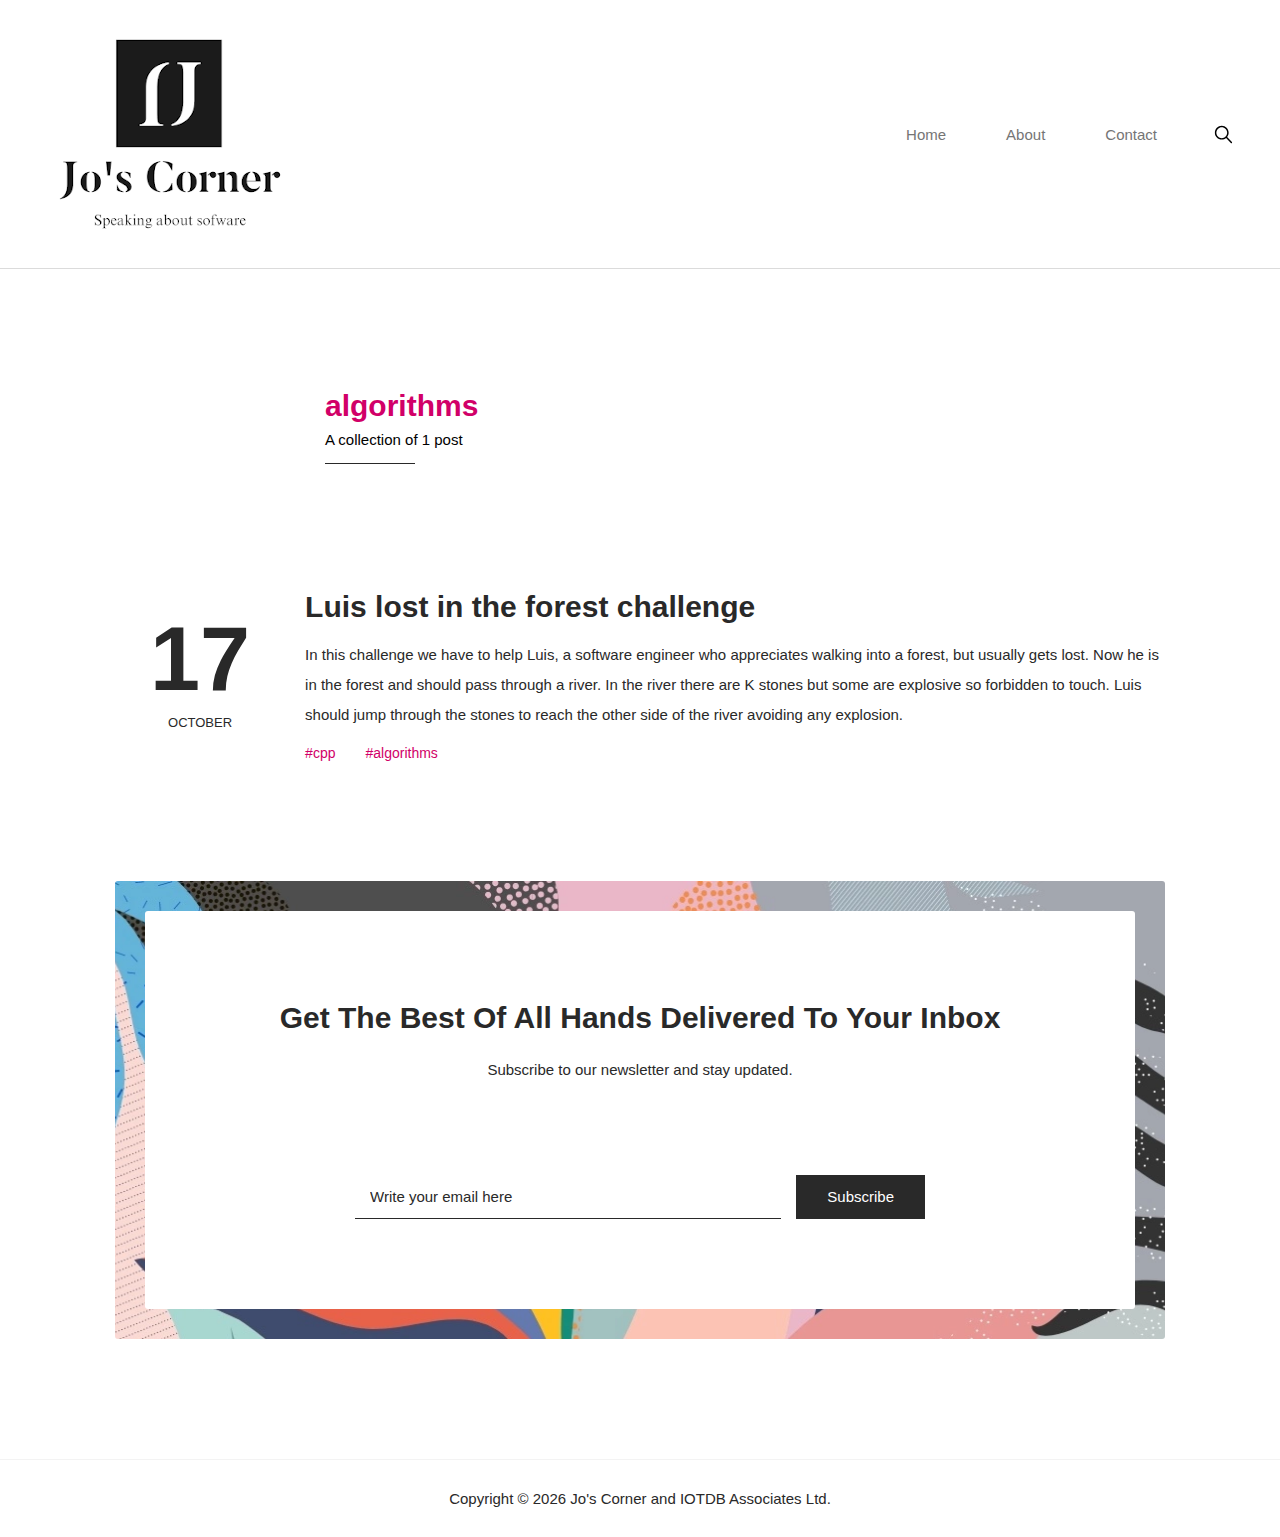
<file: tags/algorithms/index.html>
<!DOCTYPE html><html lang="en"><head><meta charSet="utf-8"/><meta http-equiv="x-ua-compatible" content="ie=edge"/><meta name="viewport" content="width=device-width, initial-scale=1, shrink-to-fit=no"/><style data-href="/styles.940ddc1b01f52d32e858.css" id="gatsby-global-css">@font-face{font-family:Montserrat;font-style:normal;font-display:swap;font-weight:100;src:local("Montserrat Thin "),local("Montserrat-Thin"),url(/static/montserrat-latin-100-191cc9f50f3b76b9617cb383f19acb7d.woff2) format("woff2"),url(/static/montserrat-latin-100-370318464551d5f25b0f0a78f374faac.woff) format("woff")}@font-face{font-family:Montserrat;font-style:italic;font-display:swap;font-weight:100;src:local("Montserrat Thin italic"),local("Montserrat-Thinitalic"),url(/static/montserrat-latin-100italic-bdeaeb79db315697bd173a55b097dc18.woff2) format("woff2"),url(/static/montserrat-latin-100italic-ecf7d49386e8f265878e735db34a7c4b.woff) format("woff")}@font-face{font-family:Montserrat;font-style:normal;font-display:swap;font-weight:200;src:local("Montserrat Extra Light "),local("Montserrat-Extra Light"),url(/static/montserrat-latin-200-85d5ef9db7f2dc6979172a4a3b2c57cb.woff2) format("woff2"),url(/static/montserrat-latin-200-1fc98e126a3d152549240e6244d7e669.woff) format("woff")}@font-face{font-family:Montserrat;font-style:italic;font-display:swap;font-weight:200;src:local("Montserrat Extra Light italic"),local("Montserrat-Extra Lightitalic"),url(/static/montserrat-latin-200italic-49095760a498d024fe1a85a078850df9.woff2) format("woff2"),url(/static/montserrat-latin-200italic-fe46cf8b9462c820457d3bf537e4057f.woff) format("woff")}@font-face{font-family:Montserrat;font-style:normal;font-display:swap;font-weight:300;src:local("Montserrat Light "),local("Montserrat-Light"),url(/static/montserrat-latin-300-7c3daf12b706645b5d3710f863a4da04.woff2) format("woff2"),url(/static/montserrat-latin-300-8dc95fab9cf98d02ca8d76e97d3dff60.woff) format("woff")}@font-face{font-family:Montserrat;font-style:italic;font-display:swap;font-weight:300;src:local("Montserrat Light italic"),local("Montserrat-Lightitalic"),url(/static/montserrat-latin-300italic-f20b178ca2024a5eac8e42e6649db86c.woff2) format("woff2"),url(/static/montserrat-latin-300italic-3fe16939288856e8e828fa2661bf2354.woff) format("woff")}@font-face{font-family:Montserrat;font-style:normal;font-display:swap;font-weight:400;src:local("Montserrat Regular "),local("Montserrat-Regular"),url(/static/montserrat-latin-400-bc3aa95dca08f5fee5291e34959c27bc.woff2) format("woff2"),url(/static/montserrat-latin-400-8102c4838f9e3d08dad644290a9cb701.woff) format("woff")}@font-face{font-family:Montserrat;font-style:italic;font-display:swap;font-weight:400;src:local("Montserrat Regular italic"),local("Montserrat-Regularitalic"),url(/static/montserrat-latin-400italic-5cad650422a7184467af5a4d17b264c4.woff2) format("woff2"),url(/static/montserrat-latin-400italic-d191f22af3bb50902b99ac577f81a322.woff) format("woff")}@font-face{font-family:Montserrat;font-style:normal;font-display:swap;font-weight:500;src:local("Montserrat Medium "),local("Montserrat-Medium"),url(/static/montserrat-latin-500-92d16e458625f4d2c8940f6bdca0ff09.woff2) format("woff2"),url(/static/montserrat-latin-500-8b763220218ffc11c57c84ddb80e7b26.woff) format("woff")}@font-face{font-family:Montserrat;font-style:italic;font-display:swap;font-weight:500;src:local("Montserrat Medium italic"),local("Montserrat-Mediumitalic"),url(/static/montserrat-latin-500italic-47bfcca6b69d6a9acca7a8bff17193e2.woff2) format("woff2"),url(/static/montserrat-latin-500italic-72c01f753c3940c0b9cb6bf2389caddf.woff) format("woff")}@font-face{font-family:Montserrat;font-style:normal;font-display:swap;font-weight:600;src:local("Montserrat SemiBold "),local("Montserrat-SemiBold"),url(/static/montserrat-latin-600-6fb1b5623e528e27c18658fecf5ee0ee.woff2) format("woff2"),url(/static/montserrat-latin-600-7c839d15a6f54e7025ba8c0c4b333e8f.woff) format("woff")}@font-face{font-family:Montserrat;font-style:italic;font-display:swap;font-weight:600;src:local("Montserrat SemiBold italic"),local("Montserrat-SemiBolditalic"),url(/static/montserrat-latin-600italic-60789af1c9338ed1a9546722ec54b4f7.woff2) format("woff2"),url(/static/montserrat-latin-600italic-f3d4de8d0afb19e777c79032ce828e3d.woff) format("woff")}@font-face{font-family:Montserrat;font-style:normal;font-display:swap;font-weight:700;src:local("Montserrat Bold "),local("Montserrat-Bold"),url(/static/montserrat-latin-700-39d93cf678c740f9f6b2b1cfde34bee3.woff2) format("woff2"),url(/static/montserrat-latin-700-80f10bd382f0df1cd650fec59f3c9394.woff) format("woff")}@font-face{font-family:Montserrat;font-style:italic;font-display:swap;font-weight:700;src:local("Montserrat Bold italic"),local("Montserrat-Bolditalic"),url(/static/montserrat-latin-700italic-ba136d97b14e82284dd595e257f11c47.woff2) format("woff2"),url(/static/montserrat-latin-700italic-8c98142b425630821139c24bd1698700.woff) format("woff")}@font-face{font-family:Montserrat;font-style:normal;font-display:swap;font-weight:800;src:local("Montserrat ExtraBold "),local("Montserrat-ExtraBold"),url(/static/montserrat-latin-800-b7018be9ed6cd94da8b6675b3a468c3b.woff2) format("woff2"),url(/static/montserrat-latin-800-9a9befcf50d64f9d2d19d8b1d1984add.woff) format("woff")}@font-face{font-family:Montserrat;font-style:italic;font-display:swap;font-weight:800;src:local("Montserrat ExtraBold italic"),local("Montserrat-ExtraBolditalic"),url(/static/montserrat-latin-800italic-540ffdd223d1a9ad3d4e678e1a23372e.woff2) format("woff2"),url(/static/montserrat-latin-800italic-897086f99f4e1f45e6b1e9368527d0bc.woff) format("woff")}@font-face{font-family:Montserrat;font-style:normal;font-display:swap;font-weight:900;src:local("Montserrat Black "),local("Montserrat-Black"),url(/static/montserrat-latin-900-58cd789700850375b834e8b6776002eb.woff2) format("woff2"),url(/static/montserrat-latin-900-26d42c9428780e545a540bbb50c84bce.woff) format("woff")}@font-face{font-family:Montserrat;font-style:italic;font-display:swap;font-weight:900;src:local("Montserrat Black italic"),local("Montserrat-Blackitalic"),url(/static/montserrat-latin-900italic-451157bc8861fe54f523b3669a3def71.woff2) format("woff2"),url(/static/montserrat-latin-900italic-a8ec4957e1c24f5793305763ad9845b3.woff) format("woff")}@font-face{font-family:Merriweather;font-style:normal;font-display:swap;font-weight:300;src:local("Merriweather Light "),local("Merriweather-Light"),url(/static/merriweather-latin-300-b1158cfcd4aacb9d8fb61625e37af46a.woff2) format("woff2"),url(/static/merriweather-latin-300-cc7de05e166e90320d7d896e0f72a19d.woff) format("woff")}@font-face{font-family:Merriweather;font-style:italic;font-display:swap;font-weight:300;src:local("Merriweather Light italic"),local("Merriweather-Lightitalic"),url(/static/merriweather-latin-300italic-8fe52a48089d6ebe46db0b8e7cc66263.woff2) format("woff2"),url(/static/merriweather-latin-300italic-e1331f5397c2a673f9d3765138debdb5.woff) format("woff")}@font-face{font-family:Merriweather;font-style:normal;font-display:swap;font-weight:400;src:local("Merriweather Regular "),local("Merriweather-Regular"),url(/static/merriweather-latin-400-8276fdb72ae8f4714d4e6eba704cc39f.woff2) format("woff2"),url(/static/merriweather-latin-400-69f09800f4f6479d06e44eba837df872.woff) format("woff")}@font-face{font-family:Merriweather;font-style:italic;font-display:swap;font-weight:400;src:local("Merriweather Regular italic"),local("Merriweather-Regularitalic"),url(/static/merriweather-latin-400italic-3a9be9ea9f7aa4af6de7307df21d9fc0.woff2) format("woff2"),url(/static/merriweather-latin-400italic-d76079ed7541a433a54f79316de086e9.woff) format("woff")}@font-face{font-family:Merriweather;font-style:normal;font-display:swap;font-weight:700;src:local("Merriweather Bold "),local("Merriweather-Bold"),url(/static/merriweather-latin-700-fa534be7ffa380e39a7f6e03bf9a5e03.woff2) format("woff2"),url(/static/merriweather-latin-700-ba56ea84b8084b7ff9677f50d3cd81bd.woff) format("woff")}@font-face{font-family:Merriweather;font-style:italic;font-display:swap;font-weight:700;src:local("Merriweather Bold italic"),local("Merriweather-Bolditalic"),url(/static/merriweather-latin-700italic-1ef5edaaa20ae53ea50399884c5e48c6.woff2) format("woff2"),url(/static/merriweather-latin-700italic-534bc9e7ce93c73d73426e46acd78092.woff) format("woff")}@font-face{font-family:Merriweather;font-style:normal;font-display:swap;font-weight:900;src:local("Merriweather Black "),local("Merriweather-Black"),url(/static/merriweather-latin-900-7528fb70e8a4a82c7305e72ff43ac25f.woff2) format("woff2"),url(/static/merriweather-latin-900-3799b6e2f5ed3fcccf9d7a708d7419fa.woff) format("woff")}@font-face{font-family:Merriweather;font-style:italic;font-display:swap;font-weight:900;src:local("Merriweather Black italic"),local("Merriweather-Blackitalic"),url(/static/merriweather-latin-900italic-e1b4d2aaa78e12ad84aaf8a56321e4c2.woff2) format("woff2"),url(/static/merriweather-latin-900italic-2ae22f731b3424e8dbb4b37f7ca6e708.woff) format("woff")}code[class*=language-],pre[class*=language-]{color:#000;background:none;text-shadow:0 1px #fff;font-family:Consolas,Monaco,Andale Mono,Ubuntu Mono,monospace;font-size:1em;text-align:left;white-space:pre;word-spacing:normal;word-break:normal;word-wrap:normal;line-height:1.5;-moz-tab-size:4;-o-tab-size:4;tab-size:4;-webkit-hyphens:none;-ms-hyphens:none;hyphens:none}code[class*=language-]::selection,code[class*=language-] ::selection,pre[class*=language-]::selection,pre[class*=language-] ::selection{text-shadow:none;background:#b3d4fc}@media print{code[class*=language-],pre[class*=language-]{text-shadow:none}}pre[class*=language-]{padding:1em;margin:.5em 0;overflow:auto}:not(pre)>code[class*=language-],pre[class*=language-]{background:#f5f2f0}:not(pre)>code[class*=language-]{padding:.1em;border-radius:.3em;white-space:normal}.token.cdata,.token.comment,.token.doctype,.token.prolog{color:#708090}.token.punctuation{color:#999}.token.namespace{opacity:.7}.token.boolean,.token.constant,.token.deleted,.token.number,.token.property,.token.symbol,.token.tag{color:#905}.token.attr-name,.token.builtin,.token.char,.token.inserted,.token.selector,.token.string{color:#690}.language-css .token.string,.style .token.string,.token.entity,.token.operator,.token.url{color:#9a6e3a;background:hsla(0,0%,100%,.5)}.token.atrule,.token.attr-value,.token.keyword{color:#07a}.token.class-name,.token.function{color:#dd4a68}.token.important,.token.regex,.token.variable{color:#e90}.token.bold,.token.important{font-weight:700}.token.italic{font-style:italic}.token.entity{cursor:help}@font-face{font-family:KaTeX_AMS;src:url(/static/KaTeX_AMS-Regular-e78e28b4834954df047e4925e9dbf354.woff2) format("woff2"),url(/static/KaTeX_AMS-Regular-7f06b4e30317f784d61d26686aed0ab2.woff) format("woff"),url(/static/KaTeX_AMS-Regular-aaf4eee9fba9907d61c3935e0b6a54ae.ttf) format("truetype");font-weight:400;font-style:normal}@font-face{font-family:KaTeX_Caligraphic;src:url(/static/KaTeX_Caligraphic-Bold-4ec58befa687e9752c3c91cd9bcf1bcb.woff2) format("woff2"),url(/static/KaTeX_Caligraphic-Bold-1e802ca9dedc4ed4e3c6f645e4316128.woff) format("woff"),url(/static/KaTeX_Caligraphic-Bold-021dd4dc61ee5f5cdf315f43b48c094b.ttf) format("truetype");font-weight:700;font-style:normal}@font-face{font-family:KaTeX_Caligraphic;src:url(/static/KaTeX_Caligraphic-Regular-7edb53b6693d75b8a2232481eea1a52c.woff2) format("woff2"),url(/static/KaTeX_Caligraphic-Regular-d3b46c3a530116933081d9d74e3e9fe8.woff) format("woff"),url(/static/KaTeX_Caligraphic-Regular-d49f2d55ce4f40f982d8ba63d746fbf9.ttf) format("truetype");font-weight:400;font-style:normal}@font-face{font-family:KaTeX_Fraktur;src:url(/static/KaTeX_Fraktur-Bold-d5b59ec9764e10f4a82369ae29f3ac58.woff2) format("woff2"),url(/static/KaTeX_Fraktur-Bold-c4c8cab7d5be97b2bb283e531c077355.woff) format("woff"),url(/static/KaTeX_Fraktur-Bold-a31e7cba7b7221ebf1a2ae545fb306b2.ttf) format("truetype");font-weight:700;font-style:normal}@font-face{font-family:KaTeX_Fraktur;src:url(/static/KaTeX_Fraktur-Regular-32a5339eb809f381a7357ba56f82aab3.woff2) format("woff2"),url(/static/KaTeX_Fraktur-Regular-b7d9c46bff5d51da6209e355cc4a235d.woff) format("woff"),url(/static/KaTeX_Fraktur-Regular-a48dad4f58c82e38a10da0ceebb86370.ttf) format("truetype");font-weight:400;font-style:normal}@font-face{font-family:KaTeX_Main;src:url(/static/KaTeX_Main-Bold-8e1e01c4b1207c0a383d9a2b4f86e637.woff2) format("woff2"),url(/static/KaTeX_Main-Bold-22086eb5d97009c3e99bcc1d16ce6865.woff) format("woff"),url(/static/KaTeX_Main-Bold-9ceff51b3cb7ce6eb4e8efa8163a1472.ttf) format("truetype");font-weight:700;font-style:normal}@font-face{font-family:KaTeX_Main;src:url(/static/KaTeX_Main-BoldItalic-284a17fe5baf72ff8217d4c7e70c0f82.woff2) format("woff2"),url(/static/KaTeX_Main-BoldItalic-4c57dbc44bfff1fdf08a59cf556fdab3.woff) format("woff"),url(/static/KaTeX_Main-BoldItalic-e8b44b990516dab7937bf240fde8b46a.ttf) format("truetype");font-weight:700;font-style:italic}@font-face{font-family:KaTeX_Main;src:url(/static/KaTeX_Main-Italic-e533d5a2506cf053cd671b335ec04dde.woff2) format("woff2"),url(/static/KaTeX_Main-Italic-99be0e10c38cd42466e6fe1665ef9536.woff) format("woff"),url(/static/KaTeX_Main-Italic-29c86397e75cdcb3135af8295f1c2e28.ttf) format("truetype");font-weight:400;font-style:italic}@font-face{font-family:KaTeX_Main;src:url(/static/KaTeX_Main-Regular-5c734d78610fa35282f3379f866707f2.woff2) format("woff2"),url(/static/KaTeX_Main-Regular-b741441f6d71014d0453ca3ebc884dd4.woff) format("woff"),url(/static/KaTeX_Main-Regular-5c94aef490324b0925dbe5f643e8fd04.ttf) format("truetype");font-weight:400;font-style:normal}@font-face{font-family:KaTeX_Math;src:url(/static/KaTeX_Math-BoldItalic-d747bd1e7a6a43864285edd73dcde253.woff2) format("woff2"),url(/static/KaTeX_Math-BoldItalic-b13731ef4e2bfc3d8d859271e39550fc.woff) format("woff"),url(/static/KaTeX_Math-BoldItalic-9a2834a9ff8ab411153571e0e55ac693.ttf) format("truetype");font-weight:700;font-style:italic}@font-face{font-family:KaTeX_Math;src:url(/static/KaTeX_Math-Italic-4ad08b826b8065e1eab85324d726538c.woff2) format("woff2"),url(/static/KaTeX_Math-Italic-f0303906c2a67ac63bf1e8ccd638a89e.woff) format("woff"),url(/static/KaTeX_Math-Italic-291e76b8871b84560701bd29f9d1dcc7.ttf) format("truetype");font-weight:400;font-style:italic}@font-face{font-family:"KaTeX_SansSerif";src:url(/static/KaTeX_SansSerif-Bold-6e0830bee40435e72165345e0682fbfc.woff2) format("woff2"),url(/static/KaTeX_SansSerif-Bold-3fb419559955e3ce75619f1a5e8c6c84.woff) format("woff"),url(/static/KaTeX_SansSerif-Bold-7dc027cba9f7b11ec92af4a311372a85.ttf) format("truetype");font-weight:700;font-style:normal}@font-face{font-family:"KaTeX_SansSerif";src:url(/static/KaTeX_SansSerif-Italic-fba01c9c6fb2866a0f95bcacb2c187a5.woff2) format("woff2"),url(/static/KaTeX_SansSerif-Italic-727a9b0d97d72d2fc0228fe4e07fb4d8.woff) format("woff"),url(/static/KaTeX_SansSerif-Italic-4059868e460d2d2e6be18e180d20c43d.ttf) format("truetype");font-weight:400;font-style:italic}@font-face{font-family:"KaTeX_SansSerif";src:url(/static/KaTeX_SansSerif-Regular-d929cd671b19f0cfea55b6200fb47461.woff2) format("woff2"),url(/static/KaTeX_SansSerif-Regular-2555754a67062cac3a0913b715ab982f.woff) format("woff"),url(/static/KaTeX_SansSerif-Regular-5c58d168c0b66d2c32234a6718e74dfb.ttf) format("truetype");font-weight:400;font-style:normal}@font-face{font-family:KaTeX_Script;src:url(/static/KaTeX_Script-Regular-755e2491f13b5269f0afd5a56f7aa692.woff2) format("woff2"),url(/static/KaTeX_Script-Regular-d524c9a5b62a17f98f4a97af37fea735.woff) format("woff"),url(/static/KaTeX_Script-Regular-d12ea9efb375f9dc331f562e69892638.ttf) format("truetype");font-weight:400;font-style:normal}@font-face{font-family:KaTeX_Size1;src:url([data-uri]) format("woff2"),url([data-uri]) format("woff"),url(/static/KaTeX_Size1-Regular-7342d45b052c3a2abc21049959fbab7f.ttf) format("truetype");font-weight:400;font-style:normal}@font-face{font-family:KaTeX_Size2;src:url([data-uri]) format("woff2"),url([data-uri]) format("woff"),url(/static/KaTeX_Size2-Regular-eb130dcc661de766c999c60ba1525a88.ttf) format("truetype");font-weight:400;font-style:normal}@font-face{font-family:KaTeX_Size3;src:url([data-uri]) format("woff2"),url([data-uri]) format("woff"),url([data-uri]) format("truetype");font-weight:400;font-style:normal}@font-face{font-family:KaTeX_Size4;src:url([data-uri]) format("woff2"),url([data-uri]) format("woff"),url(/static/KaTeX_Size4-Regular-ad7672524b64b730dfd176140a8945cb.ttf) format("truetype");font-weight:400;font-style:normal}@font-face{font-family:KaTeX_Typewriter;src:url(/static/KaTeX_Typewriter-Regular-6cc31ea5c223c88705a13727a71417fa.woff2) format("woff2"),url(/static/KaTeX_Typewriter-Regular-3fe216d2a5f736c560cde71984554b64.woff) format("woff"),url(/static/KaTeX_Typewriter-Regular-257023560753aeb0b89b7e434d3da17f.ttf) format("truetype");font-weight:400;font-style:normal}.katex{font:normal 1.21em KaTeX_Main,Times New Roman,serif;line-height:1.2;text-indent:0;text-rendering:auto}.katex *{-ms-high-contrast-adjust:none!important}.katex .katex-version:after{content:"0.11.1"}.katex .katex-mathml{position:absolute;clip:rect(1px,1px,1px,1px);padding:0;border:0;height:1px;width:1px;overflow:hidden}.katex .katex-html>.newline{display:block}.katex .base{position:relative;white-space:nowrap;width:-webkit-min-content;width:-moz-min-content;width:min-content}.katex .base,.katex .strut{display:inline-block}.katex .textbf{font-weight:700}.katex .textit{font-style:italic}.katex .textrm{font-family:KaTeX_Main}.katex .textsf{font-family:KaTeX_SansSerif}.katex .texttt{font-family:KaTeX_Typewriter}.katex .mathdefault{font-family:KaTeX_Math;font-style:italic}.katex .mathit{font-family:KaTeX_Main;font-style:italic}.katex .mathrm{font-style:normal}.katex .mathbf{font-family:KaTeX_Main;font-weight:700}.katex .boldsymbol{font-family:KaTeX_Math;font-weight:700;font-style:italic}.katex .amsrm,.katex .mathbb,.katex .textbb{font-family:KaTeX_AMS}.katex .mathcal{font-family:KaTeX_Caligraphic}.katex .mathfrak,.katex .textfrak{font-family:KaTeX_Fraktur}.katex .mathtt{font-family:KaTeX_Typewriter}.katex .mathscr,.katex .textscr{font-family:KaTeX_Script}.katex .mathsf,.katex .textsf{font-family:KaTeX_SansSerif}.katex .mathboldsf,.katex .textboldsf{font-family:KaTeX_SansSerif;font-weight:700}.katex .mathitsf,.katex .textitsf{font-family:KaTeX_SansSerif;font-style:italic}.katex .mainrm{font-family:KaTeX_Main;font-style:normal}.katex .vlist-t{display:inline-table;table-layout:fixed}.katex .vlist-r{display:table-row}.katex .vlist{display:table-cell;vertical-align:bottom;position:relative}.katex .vlist>span{display:block;height:0;position:relative}.katex .vlist>span>span{display:inline-block}.katex .vlist>span>.pstrut{overflow:hidden;width:0}.katex .vlist-t2{margin-right:-2px}.katex .vlist-s{display:table-cell;vertical-align:bottom;font-size:1px;width:2px;min-width:2px}.katex .msupsub{text-align:left}.katex .mfrac>span>span{text-align:center}.katex .mfrac .frac-line{display:inline-block;width:100%;border-bottom-style:solid}.katex .hdashline,.katex .hline,.katex .mfrac .frac-line,.katex .overline .overline-line,.katex .rule,.katex .underline .underline-line{min-height:1px}.katex .mspace{display:inline-block}.katex .clap,.katex .llap,.katex .rlap{width:0;position:relative}.katex .clap>.inner,.katex .llap>.inner,.katex .rlap>.inner{position:absolute}.katex .clap>.fix,.katex .llap>.fix,.katex .rlap>.fix{display:inline-block}.katex .llap>.inner{right:0}.katex .clap>.inner,.katex .rlap>.inner{left:0}.katex .clap>.inner>span{margin-left:-50%;margin-right:50%}.katex .rule{display:inline-block;border:0 solid;position:relative}.katex .hline,.katex .overline .overline-line,.katex .underline .underline-line{display:inline-block;width:100%;border-bottom-style:solid}.katex .hdashline{display:inline-block;width:100%;border-bottom-style:dashed}.katex .sqrt>.root{margin-left:.27777778em;margin-right:-.55555556em}.katex .fontsize-ensurer.reset-size1.size1,.katex .sizing.reset-size1.size1{font-size:1em}.katex .fontsize-ensurer.reset-size1.size2,.katex .sizing.reset-size1.size2{font-size:1.2em}.katex .fontsize-ensurer.reset-size1.size3,.katex .sizing.reset-size1.size3{font-size:1.4em}.katex .fontsize-ensurer.reset-size1.size4,.katex .sizing.reset-size1.size4{font-size:1.6em}.katex .fontsize-ensurer.reset-size1.size5,.katex .sizing.reset-size1.size5{font-size:1.8em}.katex .fontsize-ensurer.reset-size1.size6,.katex .sizing.reset-size1.size6{font-size:2em}.katex .fontsize-ensurer.reset-size1.size7,.katex .sizing.reset-size1.size7{font-size:2.4em}.katex .fontsize-ensurer.reset-size1.size8,.katex .sizing.reset-size1.size8{font-size:2.88em}.katex .fontsize-ensurer.reset-size1.size9,.katex .sizing.reset-size1.size9{font-size:3.456em}.katex .fontsize-ensurer.reset-size1.size10,.katex .sizing.reset-size1.size10{font-size:4.148em}.katex .fontsize-ensurer.reset-size1.size11,.katex .sizing.reset-size1.size11{font-size:4.976em}.katex .fontsize-ensurer.reset-size2.size1,.katex .sizing.reset-size2.size1{font-size:.83333333em}.katex .fontsize-ensurer.reset-size2.size2,.katex .sizing.reset-size2.size2{font-size:1em}.katex .fontsize-ensurer.reset-size2.size3,.katex .sizing.reset-size2.size3{font-size:1.16666667em}.katex .fontsize-ensurer.reset-size2.size4,.katex .sizing.reset-size2.size4{font-size:1.33333333em}.katex .fontsize-ensurer.reset-size2.size5,.katex .sizing.reset-size2.size5{font-size:1.5em}.katex .fontsize-ensurer.reset-size2.size6,.katex .sizing.reset-size2.size6{font-size:1.66666667em}.katex .fontsize-ensurer.reset-size2.size7,.katex .sizing.reset-size2.size7{font-size:2em}.katex .fontsize-ensurer.reset-size2.size8,.katex .sizing.reset-size2.size8{font-size:2.4em}.katex .fontsize-ensurer.reset-size2.size9,.katex .sizing.reset-size2.size9{font-size:2.88em}.katex .fontsize-ensurer.reset-size2.size10,.katex .sizing.reset-size2.size10{font-size:3.45666667em}.katex .fontsize-ensurer.reset-size2.size11,.katex .sizing.reset-size2.size11{font-size:4.14666667em}.katex .fontsize-ensurer.reset-size3.size1,.katex .sizing.reset-size3.size1{font-size:.71428571em}.katex .fontsize-ensurer.reset-size3.size2,.katex .sizing.reset-size3.size2{font-size:.85714286em}.katex .fontsize-ensurer.reset-size3.size3,.katex .sizing.reset-size3.size3{font-size:1em}.katex .fontsize-ensurer.reset-size3.size4,.katex .sizing.reset-size3.size4{font-size:1.14285714em}.katex .fontsize-ensurer.reset-size3.size5,.katex .sizing.reset-size3.size5{font-size:1.28571429em}.katex .fontsize-ensurer.reset-size3.size6,.katex .sizing.reset-size3.size6{font-size:1.42857143em}.katex .fontsize-ensurer.reset-size3.size7,.katex .sizing.reset-size3.size7{font-size:1.71428571em}.katex .fontsize-ensurer.reset-size3.size8,.katex .sizing.reset-size3.size8{font-size:2.05714286em}.katex .fontsize-ensurer.reset-size3.size9,.katex .sizing.reset-size3.size9{font-size:2.46857143em}.katex .fontsize-ensurer.reset-size3.size10,.katex .sizing.reset-size3.size10{font-size:2.96285714em}.katex .fontsize-ensurer.reset-size3.size11,.katex .sizing.reset-size3.size11{font-size:3.55428571em}.katex .fontsize-ensurer.reset-size4.size1,.katex .sizing.reset-size4.size1{font-size:.625em}.katex .fontsize-ensurer.reset-size4.size2,.katex .sizing.reset-size4.size2{font-size:.75em}.katex .fontsize-ensurer.reset-size4.size3,.katex .sizing.reset-size4.size3{font-size:.875em}.katex .fontsize-ensurer.reset-size4.size4,.katex .sizing.reset-size4.size4{font-size:1em}.katex .fontsize-ensurer.reset-size4.size5,.katex .sizing.reset-size4.size5{font-size:1.125em}.katex .fontsize-ensurer.reset-size4.size6,.katex .sizing.reset-size4.size6{font-size:1.25em}.katex .fontsize-ensurer.reset-size4.size7,.katex .sizing.reset-size4.size7{font-size:1.5em}.katex .fontsize-ensurer.reset-size4.size8,.katex .sizing.reset-size4.size8{font-size:1.8em}.katex .fontsize-ensurer.reset-size4.size9,.katex .sizing.reset-size4.size9{font-size:2.16em}.katex .fontsize-ensurer.reset-size4.size10,.katex .sizing.reset-size4.size10{font-size:2.5925em}.katex .fontsize-ensurer.reset-size4.size11,.katex .sizing.reset-size4.size11{font-size:3.11em}.katex .fontsize-ensurer.reset-size5.size1,.katex .sizing.reset-size5.size1{font-size:.55555556em}.katex .fontsize-ensurer.reset-size5.size2,.katex .sizing.reset-size5.size2{font-size:.66666667em}.katex .fontsize-ensurer.reset-size5.size3,.katex .sizing.reset-size5.size3{font-size:.77777778em}.katex .fontsize-ensurer.reset-size5.size4,.katex .sizing.reset-size5.size4{font-size:.88888889em}.katex .fontsize-ensurer.reset-size5.size5,.katex .sizing.reset-size5.size5{font-size:1em}.katex .fontsize-ensurer.reset-size5.size6,.katex .sizing.reset-size5.size6{font-size:1.11111111em}.katex .fontsize-ensurer.reset-size5.size7,.katex .sizing.reset-size5.size7{font-size:1.33333333em}.katex .fontsize-ensurer.reset-size5.size8,.katex .sizing.reset-size5.size8{font-size:1.6em}.katex .fontsize-ensurer.reset-size5.size9,.katex .sizing.reset-size5.size9{font-size:1.92em}.katex .fontsize-ensurer.reset-size5.size10,.katex .sizing.reset-size5.size10{font-size:2.30444444em}.katex .fontsize-ensurer.reset-size5.size11,.katex .sizing.reset-size5.size11{font-size:2.76444444em}.katex .fontsize-ensurer.reset-size6.size1,.katex .sizing.reset-size6.size1{font-size:.5em}.katex .fontsize-ensurer.reset-size6.size2,.katex .sizing.reset-size6.size2{font-size:.6em}.katex .fontsize-ensurer.reset-size6.size3,.katex .sizing.reset-size6.size3{font-size:.7em}.katex .fontsize-ensurer.reset-size6.size4,.katex .sizing.reset-size6.size4{font-size:.8em}.katex .fontsize-ensurer.reset-size6.size5,.katex .sizing.reset-size6.size5{font-size:.9em}.katex .fontsize-ensurer.reset-size6.size6,.katex .sizing.reset-size6.size6{font-size:1em}.katex .fontsize-ensurer.reset-size6.size7,.katex .sizing.reset-size6.size7{font-size:1.2em}.katex .fontsize-ensurer.reset-size6.size8,.katex .sizing.reset-size6.size8{font-size:1.44em}.katex .fontsize-ensurer.reset-size6.size9,.katex .sizing.reset-size6.size9{font-size:1.728em}.katex .fontsize-ensurer.reset-size6.size10,.katex .sizing.reset-size6.size10{font-size:2.074em}.katex .fontsize-ensurer.reset-size6.size11,.katex .sizing.reset-size6.size11{font-size:2.488em}.katex .fontsize-ensurer.reset-size7.size1,.katex .sizing.reset-size7.size1{font-size:.41666667em}.katex .fontsize-ensurer.reset-size7.size2,.katex .sizing.reset-size7.size2{font-size:.5em}.katex .fontsize-ensurer.reset-size7.size3,.katex .sizing.reset-size7.size3{font-size:.58333333em}.katex .fontsize-ensurer.reset-size7.size4,.katex .sizing.reset-size7.size4{font-size:.66666667em}.katex .fontsize-ensurer.reset-size7.size5,.katex .sizing.reset-size7.size5{font-size:.75em}.katex .fontsize-ensurer.reset-size7.size6,.katex .sizing.reset-size7.size6{font-size:.83333333em}.katex .fontsize-ensurer.reset-size7.size7,.katex .sizing.reset-size7.size7{font-size:1em}.katex .fontsize-ensurer.reset-size7.size8,.katex .sizing.reset-size7.size8{font-size:1.2em}.katex .fontsize-ensurer.reset-size7.size9,.katex .sizing.reset-size7.size9{font-size:1.44em}.katex .fontsize-ensurer.reset-size7.size10,.katex .sizing.reset-size7.size10{font-size:1.72833333em}.katex .fontsize-ensurer.reset-size7.size11,.katex .sizing.reset-size7.size11{font-size:2.07333333em}.katex .fontsize-ensurer.reset-size8.size1,.katex .sizing.reset-size8.size1{font-size:.34722222em}.katex .fontsize-ensurer.reset-size8.size2,.katex .sizing.reset-size8.size2{font-size:.41666667em}.katex .fontsize-ensurer.reset-size8.size3,.katex .sizing.reset-size8.size3{font-size:.48611111em}.katex .fontsize-ensurer.reset-size8.size4,.katex .sizing.reset-size8.size4{font-size:.55555556em}.katex .fontsize-ensurer.reset-size8.size5,.katex .sizing.reset-size8.size5{font-size:.625em}.katex .fontsize-ensurer.reset-size8.size6,.katex .sizing.reset-size8.size6{font-size:.69444444em}.katex .fontsize-ensurer.reset-size8.size7,.katex .sizing.reset-size8.size7{font-size:.83333333em}.katex .fontsize-ensurer.reset-size8.size8,.katex .sizing.reset-size8.size8{font-size:1em}.katex .fontsize-ensurer.reset-size8.size9,.katex .sizing.reset-size8.size9{font-size:1.2em}.katex .fontsize-ensurer.reset-size8.size10,.katex .sizing.reset-size8.size10{font-size:1.44027778em}.katex .fontsize-ensurer.reset-size8.size11,.katex .sizing.reset-size8.size11{font-size:1.72777778em}.katex .fontsize-ensurer.reset-size9.size1,.katex .sizing.reset-size9.size1{font-size:.28935185em}.katex .fontsize-ensurer.reset-size9.size2,.katex .sizing.reset-size9.size2{font-size:.34722222em}.katex .fontsize-ensurer.reset-size9.size3,.katex .sizing.reset-size9.size3{font-size:.40509259em}.katex .fontsize-ensurer.reset-size9.size4,.katex .sizing.reset-size9.size4{font-size:.46296296em}.katex .fontsize-ensurer.reset-size9.size5,.katex .sizing.reset-size9.size5{font-size:.52083333em}.katex .fontsize-ensurer.reset-size9.size6,.katex .sizing.reset-size9.size6{font-size:.5787037em}.katex .fontsize-ensurer.reset-size9.size7,.katex .sizing.reset-size9.size7{font-size:.69444444em}.katex .fontsize-ensurer.reset-size9.size8,.katex .sizing.reset-size9.size8{font-size:.83333333em}.katex .fontsize-ensurer.reset-size9.size9,.katex .sizing.reset-size9.size9{font-size:1em}.katex .fontsize-ensurer.reset-size9.size10,.katex .sizing.reset-size9.size10{font-size:1.20023148em}.katex .fontsize-ensurer.reset-size9.size11,.katex .sizing.reset-size9.size11{font-size:1.43981481em}.katex .fontsize-ensurer.reset-size10.size1,.katex .sizing.reset-size10.size1{font-size:.24108004em}.katex .fontsize-ensurer.reset-size10.size2,.katex .sizing.reset-size10.size2{font-size:.28929605em}.katex .fontsize-ensurer.reset-size10.size3,.katex .sizing.reset-size10.size3{font-size:.33751205em}.katex .fontsize-ensurer.reset-size10.size4,.katex .sizing.reset-size10.size4{font-size:.38572806em}.katex .fontsize-ensurer.reset-size10.size5,.katex .sizing.reset-size10.size5{font-size:.43394407em}.katex .fontsize-ensurer.reset-size10.size6,.katex .sizing.reset-size10.size6{font-size:.48216008em}.katex .fontsize-ensurer.reset-size10.size7,.katex .sizing.reset-size10.size7{font-size:.57859209em}.katex .fontsize-ensurer.reset-size10.size8,.katex .sizing.reset-size10.size8{font-size:.69431051em}.katex .fontsize-ensurer.reset-size10.size9,.katex .sizing.reset-size10.size9{font-size:.83317261em}.katex .fontsize-ensurer.reset-size10.size10,.katex .sizing.reset-size10.size10{font-size:1em}.katex .fontsize-ensurer.reset-size10.size11,.katex .sizing.reset-size10.size11{font-size:1.19961427em}.katex .fontsize-ensurer.reset-size11.size1,.katex .sizing.reset-size11.size1{font-size:.20096463em}.katex .fontsize-ensurer.reset-size11.size2,.katex .sizing.reset-size11.size2{font-size:.24115756em}.katex .fontsize-ensurer.reset-size11.size3,.katex .sizing.reset-size11.size3{font-size:.28135048em}.katex .fontsize-ensurer.reset-size11.size4,.katex .sizing.reset-size11.size4{font-size:.32154341em}.katex .fontsize-ensurer.reset-size11.size5,.katex .sizing.reset-size11.size5{font-size:.36173633em}.katex .fontsize-ensurer.reset-size11.size6,.katex .sizing.reset-size11.size6{font-size:.40192926em}.katex .fontsize-ensurer.reset-size11.size7,.katex .sizing.reset-size11.size7{font-size:.48231511em}.katex .fontsize-ensurer.reset-size11.size8,.katex .sizing.reset-size11.size8{font-size:.57877814em}.katex .fontsize-ensurer.reset-size11.size9,.katex .sizing.reset-size11.size9{font-size:.69453376em}.katex .fontsize-ensurer.reset-size11.size10,.katex .sizing.reset-size11.size10{font-size:.83360129em}.katex .fontsize-ensurer.reset-size11.size11,.katex .sizing.reset-size11.size11{font-size:1em}.katex .delimsizing.size1{font-family:KaTeX_Size1}.katex .delimsizing.size2{font-family:KaTeX_Size2}.katex .delimsizing.size3{font-family:KaTeX_Size3}.katex .delimsizing.size4{font-family:KaTeX_Size4}.katex .delimsizing.mult .delim-size1>span{font-family:KaTeX_Size1}.katex .delimsizing.mult .delim-size4>span{font-family:KaTeX_Size4}.katex .nulldelimiter{display:inline-block;width:.12em}.katex .delimcenter,.katex .op-symbol{position:relative}.katex .op-symbol.small-op{font-family:KaTeX_Size1}.katex .op-symbol.large-op{font-family:KaTeX_Size2}.katex .accent>.vlist-t,.katex .op-limits>.vlist-t{text-align:center}.katex .accent .accent-body{position:relative}.katex .accent .accent-body:not(.accent-full){width:0}.katex .overlay{display:block}.katex .mtable .vertical-separator{display:inline-block;min-width:1px}.katex .mtable .arraycolsep{display:inline-block}.katex .mtable .col-align-c>.vlist-t{text-align:center}.katex .mtable .col-align-l>.vlist-t{text-align:left}.katex .mtable .col-align-r>.vlist-t{text-align:right}.katex .svg-align{text-align:left}.katex svg{display:block;position:absolute;width:100%;height:inherit;fill:currentColor;stroke:currentColor;fill-rule:nonzero;fill-opacity:1;stroke-width:1;stroke-linecap:butt;stroke-linejoin:miter;stroke-miterlimit:4;stroke-dasharray:none;stroke-dashoffset:0;stroke-opacity:1}.katex svg path{stroke:none}.katex img{border-style:none;min-width:0;min-height:0;max-width:none;max-height:none}.katex .stretchy{width:100%;display:block;position:relative;overflow:hidden}.katex .stretchy:after,.katex .stretchy:before{content:""}.katex .hide-tail{width:100%;position:relative;overflow:hidden}.katex .halfarrow-left{position:absolute;left:0;width:50.2%;overflow:hidden}.katex .halfarrow-right{position:absolute;right:0;width:50.2%;overflow:hidden}.katex .brace-left{position:absolute;left:0;width:25.1%;overflow:hidden}.katex .brace-center{position:absolute;left:25%;width:50%;overflow:hidden}.katex .brace-right{position:absolute;right:0;width:25.1%;overflow:hidden}.katex .x-arrow-pad{padding:0 .5em}.katex .mover,.katex .munder,.katex .x-arrow{text-align:center}.katex .boxpad{padding:0 .3em}.katex .fbox,.katex .fcolorbox{box-sizing:border-box;border:.04em solid}.katex .cancel-pad{padding:0 .2em}.katex .cancel-lap{margin-left:-.2em;margin-right:-.2em}.katex .sout{border-bottom-style:solid;border-bottom-width:.08em}.katex-display{display:block;margin:1em 0;text-align:center}.katex-display>.katex{display:block;text-align:center;white-space:nowrap}.katex-display>.katex>.katex-html{display:block;position:relative}.katex-display>.katex>.katex-html>.tag{position:absolute;right:0}.katex-display.leqno>.katex>.katex-html>.tag{left:0;right:auto}.katex-display.fleqn>.katex{text-align:left}.drawer{position:fixed;top:0;z-index:9999;transition:width 0s ease .3s,height 0s ease .3s,transform .3s cubic-bezier(.78,.14,.15,.86)}.drawer>*{transition:transform .3s cubic-bezier(.78,.14,.15,.86),opacity .3s cubic-bezier(.78,.14,.15,.86),box-shadow .3s cubic-bezier(.78,.14,.15,.86)}.drawer.drawer-open{transition:transform .3s cubic-bezier(.78,.14,.15,.86)}.drawer .drawer-mask{background:#000;opacity:0;width:100%;height:0;position:absolute;top:0;left:0;transition:opacity .3s cubic-bezier(.78,.14,.15,.86),height 0s ease .3s}.drawer-content-wrapper{position:absolute;background:#fff}.drawer-content{overflow:auto;z-index:1;position:relative}.drawer-handle{position:absolute;top:72px;width:41px;height:40px;cursor:pointer;z-index:0;text-align:center;line-height:40px;font-size:16px;display:flex;justify-content:center;align-items:center;background:#fff}.drawer-handle-icon{width:14px;height:2px;background:#333;position:relative;transition:background .3s cubic-bezier(.78,.14,.15,.86)}.drawer-handle-icon:after,.drawer-handle-icon:before{content:"";display:block;position:absolute;background:#333;width:100%;height:2px;transition:transform .3s cubic-bezier(.78,.14,.15,.86)}.drawer-handle-icon:before{top:-5px}.drawer-handle-icon:after{top:5px}.drawer-left,.drawer-right{width:0;height:100%}.drawer-left .drawer-content,.drawer-left .drawer-content-wrapper,.drawer-right .drawer-content,.drawer-right .drawer-content-wrapper{height:100%}.drawer-left.drawer-open,.drawer-right.drawer-open{width:100%}.drawer-left.drawer-open.no-mask,.drawer-right.drawer-open.no-mask{width:0}.drawer-left{left:0}.drawer-left .drawer-handle{right:-40px;border-radius:0 4px 4px 0}.drawer-left .drawer-handle,.drawer-left.drawer-open .drawer-content-wrapper{box-shadow:2px 0 8px rgba(0,0,0,.15)}.drawer-right,.drawer-right .drawer-content-wrapper{right:0}.drawer-right .drawer-handle{left:-40px;border-radius:4px 0 0 4px}.drawer-right .drawer-handle,.drawer-right.drawer-open .drawer-content-wrapper{box-shadow:-2px 0 8px rgba(0,0,0,.15)}.drawer-right.drawer-open.no-mask{right:1px;transform:translateX(1px)}.drawer-bottom,.drawer-top{width:100%;height:0%}.drawer-bottom .drawer-content,.drawer-bottom .drawer-content-wrapper,.drawer-top .drawer-content,.drawer-top .drawer-content-wrapper{width:100%}.drawer-bottom .drawer-content,.drawer-bottom.drawer-open,.drawer-top .drawer-content,.drawer-top.drawer-open{height:100%}.drawer-bottom.drawer-open.no-mask,.drawer-top.drawer-open.no-mask{height:0%}.drawer-bottom .drawer-handle,.drawer-top .drawer-handle{left:50%;margin-left:-20px}.drawer-top{top:0}.drawer-top .drawer-handle{top:auto;bottom:-40px;border-radius:0 0 4px 4px}.drawer-top .drawer-handle,.drawer-top.drawer-open .drawer-content-wrapper{box-shadow:0 2px 8px rgba(0,0,0,.15)}.drawer-bottom,.drawer-bottom .drawer-content-wrapper{bottom:0}.drawer-bottom .drawer-handle{top:-40px;border-radius:4px 4px 0 0}.drawer-bottom .drawer-handle,.drawer-bottom.drawer-open .drawer-content-wrapper{box-shadow:0 -2px 8px rgba(0,0,0,.15)}.drawer-bottom.drawer-open.no-mask{bottom:1px;transform:translateY(1px)}.drawer.drawer-open .drawer-mask{opacity:.3;height:100%;transition:opacity .3s cubic-bezier(.78,.14,.15,.86)}.drawer.drawer-open .drawer-handle-icon{background:transparent}.drawer.drawer-open .drawer-handle-icon:before{transform:translateY(5px) rotate(45deg)}.drawer.drawer-open .drawer-handle-icon:after{transform:translateY(-5px) rotate(-45deg)}</style><meta name="generator" content="Gatsby 2.30.3"/><style data-styled="" data-styled-version="5.2.1">.eVyxVz{position:relative;z-index:99999;-webkit-transition:0.25s ease-in-out;transition:0.25s ease-in-out;}/*!sc*/
data-styled.g1[id="navbarstyle__HeaderWrapper-l155n6-0"]{content:"eVyxVz,"}/*!sc*/
.bfcpXZ{display:-webkit-box;display:-webkit-flex;display:-ms-flexbox;display:flex;-webkit-align-items:center;-webkit-box-align:center;-ms-flex-align:center;align-items:center;-webkit-box-pack:justify;-webkit-justify-content:space-between;-ms-flex-pack:justify;justify-content:space-between;border-bottom:1px solid #DBDBDB;padding:30px 75px;background-color:#fff;-webkit-transition:0.25s ease-in-out;transition:0.25s ease-in-out;}/*!sc*/
@media (max-width:1400px){.bfcpXZ{padding:25px 45px;}}/*!sc*/
@media (max-width:990px){.bfcpXZ{padding:15px 25px;}}/*!sc*/
@media (max-width:575px){.bfcpXZ{padding:3px 15px;}}/*!sc*/
data-styled.g2[id="navbarstyle__NavbarWrapper-l155n6-1"]{content:"bfcpXZ,"}/*!sc*/
.exTlRe{margin-right:50px;-webkit-flex-shrink:0;-ms-flex-negative:0;flex-shrink:0;}/*!sc*/
@media (max-width:990px){.exTlRe{margin:0 25px;}}/*!sc*/
@media (max-width:575px){.exTlRe{max-width:90px;}}/*!sc*/
.exTlRe img{display:block;max-width:100%;height:auto;}/*!sc*/
data-styled.g3[id="navbarstyle__Logo-l155n6-2"]{content:"exTlRe,"}/*!sc*/
.cqodmA{display:-webkit-box;display:-webkit-flex;display:-ms-flexbox;display:flex;-webkit-box-flex:1;-webkit-flex-grow:1;-ms-flex-positive:1;flex-grow:1;}/*!sc*/
@media (max-width:990px){.cqodmA{display:none;}}/*!sc*/
data-styled.g4[id="navbarstyle__MenuWrapper-l155n6-3"]{content:"cqodmA,"}/*!sc*/
.kUCbcq{display:-webkit-box;display:-webkit-flex;display:-ms-flexbox;display:flex;-webkit-align-items:center;-webkit-box-align:center;-ms-flex-align:center;align-items:center;margin-left:auto;}/*!sc*/
data-styled.g5[id="navbarstyle__MenuItemWrapper-l155n6-4"]{content:"kUCbcq,"}/*!sc*/
.bLQuSK{margin:0 20px;list-style:none;}/*!sc*/
.bLQuSK a{padding:5px 10px;white-space:nowrap;font-size:15px;line-height:1;font-weight:400;color:#757575;-webkit-transition:0.15s ease-in-out;transition:0.15s ease-in-out;}/*!sc*/
.bLQuSK a:hover{color:#292929;}/*!sc*/
.bLQuSK a.active-link{color:#292929;font-weight:500;}/*!sc*/
data-styled.g6[id="navbarstyle__MenuItem-l155n6-5"]{content:"bLQuSK,"}/*!sc*/
.cYkQEg{background:transparent;border:0;outline:0;padding:5px 0 5px 10px;margin-left:15px;cursor:pointer;}/*!sc*/
@media (max-width:990px){.cYkQEg{margin-left:0;}}/*!sc*/
.cYkQEg svg{display:block;}/*!sc*/
data-styled.g7[id="navbarstyle__NavSearchButton-l155n6-6"]{content:"cYkQEg,"}/*!sc*/
.shwsi{width:54px;height:54px;display:-webkit-box;display:-webkit-flex;display:-ms-flexbox;display:flex;-webkit-align-items:center;-webkit-box-align:center;-ms-flex-align:center;align-items:center;-webkit-box-pack:center;-webkit-justify-content:center;-ms-flex-pack:center;justify-content:center;background:transparent;border:0;outline:none;position:relative;cursor:pointer;z-index:1;padding:0;color:#757575;font-size:45px;margin-left:-54px;}/*!sc*/
@media (max-width:990px){.shwsi{font-size:35px;}}/*!sc*/
@media (max-width:767px){.shwsi{font-size:30px;}}/*!sc*/
.shwsi svg{display:block;}/*!sc*/
data-styled.g8[id="navbarstyle__SearchCloseButton-l155n6-7"]{content:"shwsi,"}/*!sc*/
.cUUOcT{display:-webkit-box;display:-webkit-flex;display:-ms-flexbox;display:flex;-webkit-align-items:center;-webkit-box-align:center;-ms-flex-align:center;align-items:center;-webkit-box-pack:center;-webkit-justify-content:center;-ms-flex-pack:center;justify-content:center;background-color:#fafafa;height:0;visibility:hidden;-webkit-transition:0.35s ease-in-out;transition:0.35s ease-in-out;}/*!sc*/
.cUUOcT > *{opacity:0;-webkit-transition:0.35s ease-in-out;transition:0.35s ease-in-out;}/*!sc*/
.cUUOcT.expand{height:145px;visibility:visible;}/*!sc*/
@media (max-width:1199px){.cUUOcT.expand{height:120px;}}/*!sc*/
@media (max-width:990px){.cUUOcT.expand{height:100px;}}/*!sc*/
@media (max-width:767px){.cUUOcT.expand{height:75px;}}/*!sc*/
.cUUOcT.expand .nav-search-input,.cUUOcT.expand > *{opacity:1;}/*!sc*/
.cUUOcT .nav-search-input{width:870px;-webkit-transition:0.35s ease-in-out;transition:0.35s ease-in-out;}/*!sc*/
.cUUOcT .nav-search-input .inner-wrap .search-icon{width:70px;}/*!sc*/
.cUUOcT .nav-search-input .inner-wrap input,.cUUOcT .nav-search-input .inner-wrap .icon-left{height:54px;padding:0 70px;border-radius:3px;}/*!sc*/
.cUUOcT .nav-search-input .inner-wrap input::-webkit-input-placeholder,.cUUOcT .nav-search-input .inner-wrap .icon-left::-webkit-input-placeholder{color:#757575;}/*!sc*/
.cUUOcT .nav-search-input .inner-wrap input::-moz-placeholder,.cUUOcT .nav-search-input .inner-wrap .icon-left::-moz-placeholder{color:#757575;}/*!sc*/
.cUUOcT .nav-search-input .inner-wrap input:-ms-input-placeholder,.cUUOcT .nav-search-input .inner-wrap .icon-left:-ms-input-placeholder{color:#757575;}/*!sc*/
.cUUOcT .nav-search-input .inner-wrap input::placeholder,.cUUOcT .nav-search-input .inner-wrap .icon-left::placeholder{color:#757575;}/*!sc*/
data-styled.g9[id="navbarstyle__NavSearchWrapper-l155n6-8"]{content:"cUUOcT,"}/*!sc*/
.gyXRTo{display:-webkit-box;display:-webkit-flex;display:-ms-flexbox;display:flex;-webkit-align-items:center;-webkit-box-align:center;-ms-flex-align:center;align-items:center;-webkit-box-pack:justify;-webkit-justify-content:space-between;-ms-flex-pack:justify;justify-content:space-between;margin:auto;width:100%;height:100%;position:relative;}/*!sc*/
@media (min-width:990px){.gyXRTo{width:900px;}}/*!sc*/
@media (min-width:1200px){.gyXRTo{width:1050px;}}/*!sc*/
@media (min-width:1400px){.gyXRTo{width:1170px;}}/*!sc*/
@media (max-width:990px){.gyXRTo{padding:0 45px;}}/*!sc*/
@media (max-width:767px){.gyXRTo{padding:0 25px;}}/*!sc*/
data-styled.g10[id="navbarstyle__NavSearchFromWrapper-l155n6-9"]{content:"gyXRTo,"}/*!sc*/
@media (min-width:991px){.fhKzYW{display:none;}}/*!sc*/
data-styled.g11[id="navbarstyle__MobileMenuWrapper-l155n6-10"]{content:"fhKzYW,"}/*!sc*/
.dAVQPA{width:30px;height:45px;display:-webkit-box;display:-webkit-flex;display:-ms-flexbox;display:flex;-webkit-flex-direction:column;-ms-flex-direction:column;flex-direction:column;-webkit-box-pack:center;-webkit-justify-content:center;-ms-flex-pack:center;justify-content:center;cursor:pointer;}/*!sc*/
.dAVQPA span{display:block;height:2px;background-color:#292929;margin-bottom:5px;}/*!sc*/
.dAVQPA span:last-child{margin-bottom:0;width:20px;}/*!sc*/
data-styled.g16[id="navbarstyle__HamburgerIcon-l155n6-15"]{content:"dAVQPA,"}/*!sc*/
.lapgQH{display:block;-webkit-box-flex:1;-webkit-flex-grow:1;-ms-flex-positive:1;flex-grow:1;height:100%;display:-webkit-box;display:-webkit-flex;display:-ms-flexbox;display:flex;-webkit-align-items:center;-webkit-box-align:center;-ms-flex-align:center;align-items:center;position:relative;}/*!sc*/
data-styled.g24[id="searchstyle__SearchWrapper-sc-12xkgae-0"]{content:"lapgQH,"}/*!sc*/
.drYxna{width:calc(100% - 60px);}/*!sc*/
.drYxna input{width:100%;font-size:21px;font-weight:normal;color:#292929;border:0;background:transparent;}/*!sc*/
.drYxna input:focus{outline:none;}/*!sc*/
@media (max-width:990px){.drYxna input{font-size:18px;}}/*!sc*/
@media (max-width:767px){.drYxna input{font-size:15px;}}/*!sc*/
data-styled.g25[id="searchstyle__SearchForm-sc-12xkgae-1"]{content:"drYxna,"}/*!sc*/
.UNxJL{position:absolute;width:100%;background:#fff;top:100%;left:0;display:block;box-shadow:0 30px 30px rgba(0,0,0,0.08);}/*!sc*/
.UNxJL .post_list{border-bottom:1px solid #f3f3f3;}/*!sc*/
.UNxJL .post_list:last-child{border:0;}/*!sc*/
@media (max-height:700px){.UNxJL .search-scrollbar{max-height:400px !important;}}/*!sc*/
@media (max-height:700px){.UNxJL .search-scrollbar > div{max-height:400px !important;}}/*!sc*/
data-styled.g26[id="searchstyle__SearchResult-sc-12xkgae-2"]{content:"UNxJL,"}/*!sc*/
.kRyhjy{position:relative;}/*!sc*/
.kRyhjy > div{display:-webkit-box;display:-webkit-flex;display:-ms-flexbox;display:flex;width:100%;-webkit-align-items:center;-webkit-box-align:center;-ms-flex-align:center;align-items:center;-webkit-box-pack:justify;-webkit-justify-content:space-between;-ms-flex-pack:justify;justify-content:space-between;}/*!sc*/
.kRyhjy > div > label{color:#292929;font-size:15px;line-height:1;font-weight:500;}/*!sc*/
.kRyhjy .notification{display:block;color:#d8000c;font-size:14px;padding-top:0.5em;}/*!sc*/
.kRyhjy .inner-wrap{width:100%;margin-top:15px;box-sizing:border-box;position:relative;}/*!sc*/
.kRyhjy .inner-wrap:only-child{margin:0;}/*!sc*/
.kRyhjy .inner-wrap input,.kRyhjy .inner-wrap textarea,.kRyhjy .inner-wrap input[type='text'],.kRyhjy .inner-wrap input[type='email'],.kRyhjy .inner-wrap input[type='number'],.kRyhjy .inner-wrap input[type='password']{-webkit-appearance:none;-moz-appearance:none;appearance:none;width:100%;height:44px;border:1px solid #DBDBDB;color:#292929;font-size:15px;line-height:1.5;font-weight:400;padding:0 15px;box-sizing:border-box;border-radius:0;-webkit-transition:border-color 0.25s ease;transition:border-color 0.25s ease;}/*!sc*/
.kRyhjy .inner-wrap input:hover,.kRyhjy .inner-wrap textarea:hover,.kRyhjy .inner-wrap input[type='text']:hover,.kRyhjy .inner-wrap input[type='email']:hover,.kRyhjy .inner-wrap input[type='number']:hover,.kRyhjy .inner-wrap input[type='password']:hover,.kRyhjy .inner-wrap input:focus,.kRyhjy .inner-wrap textarea:focus,.kRyhjy .inner-wrap input[type='text']:focus,.kRyhjy .inner-wrap input[type='email']:focus,.kRyhjy .inner-wrap input[type='number']:focus,.kRyhjy .inner-wrap input[type='password']:focus{outline:0;}/*!sc*/
.kRyhjy .inner-wrap input:focus,.kRyhjy .inner-wrap textarea:focus,.kRyhjy .inner-wrap input[type='text']:focus,.kRyhjy .inner-wrap input[type='email']:focus,.kRyhjy .inner-wrap input[type='number']:focus,.kRyhjy .inner-wrap input[type='password']:focus{border-color:#292929;}/*!sc*/
.kRyhjy .inner-wrap input::-webkit-input-placeholder,.kRyhjy .inner-wrap textarea::-webkit-input-placeholder,.kRyhjy .inner-wrap input[type='text']::-webkit-input-placeholder,.kRyhjy .inner-wrap input[type='email']::-webkit-input-placeholder,.kRyhjy .inner-wrap input[type='number']::-webkit-input-placeholder,.kRyhjy .inner-wrap input[type='password']::-webkit-input-placeholder{color:#292929;}/*!sc*/
.kRyhjy .inner-wrap input::-moz-placeholder,.kRyhjy .inner-wrap textarea::-moz-placeholder,.kRyhjy .inner-wrap input[type='text']::-moz-placeholder,.kRyhjy .inner-wrap input[type='email']::-moz-placeholder,.kRyhjy .inner-wrap input[type='number']::-moz-placeholder,.kRyhjy .inner-wrap input[type='password']::-moz-placeholder{color:#292929;}/*!sc*/
.kRyhjy .inner-wrap input:-ms-input-placeholder,.kRyhjy .inner-wrap textarea:-ms-input-placeholder,.kRyhjy .inner-wrap input[type='text']:-ms-input-placeholder,.kRyhjy .inner-wrap input[type='email']:-ms-input-placeholder,.kRyhjy .inner-wrap input[type='number']:-ms-input-placeholder,.kRyhjy .inner-wrap input[type='password']:-ms-input-placeholder{color:#292929;}/*!sc*/
.kRyhjy .inner-wrap input::placeholder,.kRyhjy .inner-wrap textarea::placeholder,.kRyhjy .inner-wrap input[type='text']::placeholder,.kRyhjy .inner-wrap input[type='email']::placeholder,.kRyhjy .inner-wrap input[type='number']::placeholder,.kRyhjy .inner-wrap input[type='password']::placeholder{color:#292929;}/*!sc*/
.kRyhjy .inner-wrap input[type='number']::-webkit-inner-spin-button,.kRyhjy .inner-wrap input[type='number']::-webkit-outer-spin-button{-webkit-appearance:none;margin:0;}/*!sc*/
.kRyhjy .inner-wrap textarea{height:auto;min-height:230px;padding-top:15px;resize:none;}/*!sc*/
.kRyhjy.disabled .inner-wrap{cursor:not-allowed;opacity:0.6;}/*!sc*/
.kRyhjy.with-search-icon .inner-wrap{position:relative;}/*!sc*/
.kRyhjy.with-search-icon .inner-wrap .search-icon{width:45px;height:100%;font-size:15px;color:#292929;display:-webkit-box;display:-webkit-flex;display:-ms-flexbox;display:flex;-webkit-align-items:center;-webkit-box-align:center;-ms-flex-align:center;align-items:center;-webkit-box-pack:center;-webkit-justify-content:center;-ms-flex-pack:center;justify-content:center;position:absolute;top:0;left:0;}/*!sc*/
.kRyhjy.with-search-icon .inner-wrap .search-icon.right{right:0;left:auto;}/*!sc*/
.kRyhjy.with-search-icon .inner-wrap .icon-left{padding-left:50px;}/*!sc*/
.kRyhjy.with-search-icon .inner-wrap .icon-right{padding-right:50px;}/*!sc*/
.kRyhjy.is-material label{position:absolute;left:15px;color:#767676;font-weight:400;top:3px;-webkit-transition:all 0.2s ease;transition:all 0.2s ease;}/*!sc*/
.kRyhjy.is-material input,.kRyhjy.is-material textarea,.kRyhjy.is-material input[type='text'],.kRyhjy.is-material input[type='email'],.kRyhjy.is-material input[type='number'],.kRyhjy.is-material input[type='password']{border-radius:0;border-top:0;border-left:0;border-right:0;padding-left:15px;padding-right:15px;height:auto;background:transparent;border-color:#292929;}/*!sc*/
.kRyhjy.is-material textarea{min-height:40px;padding-bottom:0;}/*!sc*/
.kRyhjy.is-material .highlight{position:absolute;height:1px;top:auto;left:50%;bottom:0;width:0;pointer-events:none;-webkit-transition:all 0.2s ease;transition:all 0.2s ease;}/*!sc*/
.kRyhjy.is-material.icon-left .field-wrapper,.kRyhjy.is-material.icon-right .field-wrapper{-webkit-flex-direction:row-reverse;-ms-flex-direction:row-reverse;flex-direction:row-reverse;}/*!sc*/
.kRyhjy.is-material.icon-left .field-wrapper > .input-icon,.kRyhjy.is-material.icon-right .field-wrapper > .input-icon{width:auto;}/*!sc*/
.kRyhjy.is-material.icon-left .field-wrapper > input,.kRyhjy.is-material.icon-right .field-wrapper > input{-webkit-flex:1;-ms-flex:1;flex:1;}/*!sc*/
.kRyhjy.is-material.icon-left .field-wrapper > input{padding-left:20px;}/*!sc*/
.kRyhjy.is-material.icon-left label{top:-15px;font-size:12px;}/*!sc*/
.kRyhjy.is-material.icon-right .field-wrapper > input{padding-right:20px;}/*!sc*/
.kRyhjy.is-material.is-focus input{border-color:#ebebeb;}/*!sc*/
.kRyhjy.is-material.is-focus label{top:-10px;font-size:12px;color:#292929;}/*!sc*/
.kRyhjy.is-material.is-focus .highlight{width:100%;height:2px;left:0;}/*!sc*/
data-styled.g29[id="inputstyle__InputWrapper-o7nr7t-0"]{content:"kRyhjy,"}/*!sc*/
.hcwbSQ{cursor:pointer;display:-webkit-inline-box;display:-webkit-inline-flex;display:-ms-inline-flexbox;display:inline-flex;-webkit-align-items:center;-webkit-box-align:center;-ms-flex-align:center;align-items:center;-webkit-box-pack:center;-webkit-justify-content:center;-ms-flex-pack:center;justify-content:center;color:#ffffff;background-color:#292929;height:44px;width:auto;font-family:'Fira Sans',sans-serif;font-size:15px;font-weight:500;-webkit-text-decoration:none;text-decoration:none;padding-top:0;padding-bottom:0;padding-left:27px;padding-right:27px;border:0;-webkit-transition:all 0.3s ease;transition:all 0.3s ease;}/*!sc*/
.hcwbSQ span.btn-text{padding-left:4px;padding-right:4px;}/*!sc*/
.hcwbSQ span.btn-icon{display:-webkit-box;display:-webkit-flex;display:-ms-flexbox;display:flex;}/*!sc*/
.hcwbSQ span.btn-icon > div{display:-webkit-box !important;display:-webkit-flex !important;display:-ms-flexbox !important;display:flex !important;}/*!sc*/
.hcwbSQ:focus{outline:none;}/*!sc*/
.hcwbSQ.disabled{color:#767676;background-color:#e6e6e6;border-color:#e6e6e6;}/*!sc*/
.hcwbSQ.disabled:hover{color:#767676;background-color:#e6e6e6;border-color:#e6e6e6;}/*!sc*/
.hcwbSQ.is-loading .btn-text{padding-left:8px;padding-right:8px;}/*!sc*/
data-styled.g30[id="buttonstyle__ButtonStyle-f9ea50-0"]{content:"hcwbSQ,"}/*!sc*/
.ltuZT{margin:0 auto;padding:30px;background-image:url(/static/newsletter-bg-9150812fbf17b9d7e990630713e65296.webp);background-size:cover;background-position:center;background-repeat:no-repeat;border-radius:3px;margin-top:120px;}/*!sc*/
@media (min-width:990px){.ltuZT{width:900px;}}/*!sc*/
@media (min-width:1200px){.ltuZT{width:1050px;}}/*!sc*/
@media (min-width:1400px){.ltuZT{width:1170px;}}/*!sc*/
@media (max-width:990px){.ltuZT{width:calc(100% - 90px);margin-top:90px;padding:25px;}}/*!sc*/
@media (max-width:575px){.ltuZT{width:calc(100% - 50px);margin-top:60px;padding:15px;}}/*!sc*/
data-styled.g31[id="newsletterstyle__NewsletterWrapper-sc-1kb5691-0"]{content:"ltuZT,"}/*!sc*/
.RgSzc{background:#fff;padding:90px;height:100%;border-radius:3px;display:-webkit-box;display:-webkit-flex;display:-ms-flexbox;display:flex;-webkit-flex-direction:column;-ms-flex-direction:column;flex-direction:column;-webkit-align-items:center;-webkit-box-align:center;-ms-flex-align:center;align-items:center;-webkit-box-pack:center;-webkit-justify-content:center;-ms-flex-pack:center;justify-content:center;text-align:center;}/*!sc*/
@media (max-width:1200px){.RgSzc{padding:70px 50px;}}/*!sc*/
@media (max-width:990px){.RgSzc{padding:50px 40px;}}/*!sc*/
@media (max-width:575px){.RgSzc{padding:30px;}}/*!sc*/
data-styled.g32[id="newsletterstyle__NewsletterInnerWrapper-sc-1kb5691-1"]{content:"RgSzc,"}/*!sc*/
.fHETZA{font-size:30px;color:#292929;font-weight:700;margin-bottom:20px;font-family:'Fira Sans',sans-serif;}/*!sc*/
@media (max-width:1200px){.fHETZA{font-size:26px;}}/*!sc*/
@media (max-width:990px){.fHETZA{font-size:21px;margin-bottom:10px;}}/*!sc*/
@media (max-width:575px){.fHETZA{font-size:18px;}}/*!sc*/
data-styled.g33[id="newsletterstyle__NewsletterTitle-sc-1kb5691-2"]{content:"fHETZA,"}/*!sc*/
.dqoejb{font-size:15px;line-height:2;font-weight:400;color:#292929;margin:0;}/*!sc*/
@media (max-width:1200px){.dqoejb{font-size:14px;}}/*!sc*/
@media (max-width:575px){.dqoejb{font-size:13px;}}/*!sc*/
data-styled.g34[id="newsletterstyle__NewsletterDescription-sc-1kb5691-3"]{content:"dqoejb,"}/*!sc*/
.cmmhSI{display:-webkit-box;display:-webkit-flex;display:-ms-flexbox;display:flex;-webkit-align-items:flex-end;-webkit-box-align:flex-end;-ms-flex-align:flex-end;align-items:flex-end;width:570px;max-width:100%;margin-top:90px;min-height:44px;}/*!sc*/
@media (max-width:1200px){.cmmhSI{margin-top:90px;}}/*!sc*/
@media (max-width:990px){.cmmhSI{margin-top:70px;}}/*!sc*/
@media (max-width:575px){.cmmhSI{margin-top:60px;display:block;}}/*!sc*/
.cmmhSI .field-wrapper{-webkit-box-flex:1;-webkit-flex-grow:1;-ms-flex-positive:1;flex-grow:1;margin-right:15px;}/*!sc*/
@media (max-width:575px){.cmmhSI .field-wrapper{margin-right:0;margin-bottom:15px;}}/*!sc*/
.cmmhSI .field-wrapper .inner-wrap input{border-width:0 0 1px 0;border-color:#292929;}/*!sc*/
@media (max-width:575px){.cmmhSI .button{width:100%;height:42px;}}/*!sc*/
data-styled.g35[id="newsletterstyle__NewsletterInputWrapper-sc-1kb5691-4"]{content:"cmmhSI,"}/*!sc*/
.kkoIne{position:relative;overflow:hidden;color:#292929;font-size:15px;padding:30px 15px;text-align:center;border-top:1px solid #f3f3f3;margin-top:120px;}/*!sc*/
@media (max-width:1200px){.kkoIne{margin-top:90px;}}/*!sc*/
@media (max-width:990px){.kkoIne{margin-top:90px;}}/*!sc*/
@media (max-width:575px){.kkoIne{margin-top:60px;padding:22px 15px;}}/*!sc*/
.kkoIne a{color:#292929;font-size:15px;-webkit-transition:0.15s ease-in-out;transition:0.15s ease-in-out;}/*!sc*/
.kkoIne a:hover{color:#D10068;}/*!sc*/
data-styled.g38[id="footerstyle__FooterWrapper-f3w3fy-0"]{content:"kkoIne,"}/*!sc*/
.jkQdPH{width:40px;height:40px;border-radius:50%;display:-webkit-box;display:-webkit-flex;display:-ms-flexbox;display:flex;-webkit-align-items:center;-webkit-box-align:center;-ms-flex-align:center;align-items:center;-webkit-box-pack:center;-webkit-justify-content:center;-ms-flex-pack:center;justify-content:center;font-size:20px;background-color:#f73b98;color:#fff;box-shadow:0 5px 15px rgba(0,0,0,0.25);-webkit-transition:0.15s ease-in-out;transition:0.15s ease-in-out;}/*!sc*/
@media (max-width:767px){.jkQdPH{display:none;}}/*!sc*/
.jkQdPH:hover{background-color:#D10068;}/*!sc*/
data-styled.g39[id="scroll-up-buttonstyle__ScrollUpButtonWrapper-kwur5e-0"]{content:"jkQdPH,"}/*!sc*/
html{font-size:15px;box-sizing:border-box;-ms-overflow-style:scrollbar;}/*!sc*/
*,*::before,*::after{box-sizing:border-box;}/*!sc*/
*{-webkit-font-smoothing:antialiased;-moz-osx-font-smoothing:grayscale;}/*!sc*/
html,html a,h1,h2,h3,h4,h5,h6,a,p,li,dl,th,dt,input,textarea,span,div{-webkit-font-smoothing:antialiased;-moz-osx-font-smoothing:grayscale;}/*!sc*/
h1,h2,h3,h4,h5,h6{margin-top:0;font-family:'Poppins',sans-serif;}/*!sc*/
body{font-family:'Fira Sans',sans-serif;margin:0;padding:0;font-size:15px;overflow-x:hidden;-webkit-tap-highlight-color:transparent;}/*!sc*/
p{line-height:2;margin:0 0 1.7em 0;}/*!sc*/
input,textarea,select,button{font-family:'Fira Sans',sans-serif;}/*!sc*/
ul,ol{margin:0;padding:0;}/*!sc*/
a{-webkit-text-decoration:none;text-decoration:none;box-shadow:none;}/*!sc*/
a:hover{-webkit-text-decoration:none;text-decoration:none;}/*!sc*/
blockquote{font-family:'Poppins',sans-serif;font-weight:500;}/*!sc*/
:not(pre) > code[class*="language-"],pre[class*="language-"]{background:#f5f5f5;}/*!sc*/
pre[class*="language-"]{padding:1.5em;margin:2em 0;overflow:auto;}/*!sc*/
table{display:block;overflow:auto;width:100%;border-collapse:collapse;border-spacing:0;margin-bottom:2em;line-height:1.6;}/*!sc*/
table tr{background-color:#fff;border-top:1px solid #c6cbd1;}/*!sc*/
table tr:nth-child(2n){background-color:#f6f8fa;}/*!sc*/
table th{font-weight:500;}/*!sc*/
table td,table th{border:1px solid #dfe2e5;padding:.4em 1em;}/*!sc*/
.nav-sticky .header{box-shadow:0 0 15px rgba(0,0,0,.08);}/*!sc*/
@media (min-width:1400px){.nav-sticky .header .navbar{padding-top:25px;padding-bottom:25px;}}/*!sc*/
@media (min-width:1200px){.nav-sticky .header .navbar{padding-top:20px;padding-bottom:20px;}}/*!sc*/
data-styled.g40[id="sc-global-eGHMfn1"]{content:"sc-global-eGHMfn1,"}/*!sc*/
.bvexGZ{margin:0 auto;padding-top:120px;position:relative;}/*!sc*/
@media (min-width:990px){.bvexGZ{width:900px;}}/*!sc*/
@media (min-width:1200px){.bvexGZ{width:1050px;}}/*!sc*/
@media (min-width:1400px){.bvexGZ{width:1170px;}}/*!sc*/
@media (max-width:990px){.bvexGZ{padding:80px 45px 30px 45px;}}/*!sc*/
@media (max-width:575px){.bvexGZ{padding:60px 25px 0 25px;}}/*!sc*/
.bvexGZ .post_card{margin-bottom:120px;}/*!sc*/
.bvexGZ .post_card:last-child{margin-bottom:0;}/*!sc*/
@media (max-width:990px){.bvexGZ .post_card{margin-bottom:80px;}}/*!sc*/
@media (max-width:575px){.bvexGZ .post_card{margin-bottom:60px;}}/*!sc*/
data-styled.g92[id="templatesstyle__TagPostsWrapper-sc-10ifudy-5"]{content:"bvexGZ,"}/*!sc*/
.vCmYB{padding-left:210px;font-size:15px;font-weight:400;margin-bottom:120px;position:relative;}/*!sc*/
@media (max-width:1200px){.vCmYB{padding-left:160px;}}/*!sc*/
@media (max-width:990px){.vCmYB{padding-left:0;font-size:13px;margin-bottom:80px;}}/*!sc*/
@media (max-width:575px){.vCmYB{margin-bottom:60px;}}/*!sc*/
.vCmYB:after{content:'';display:block;width:90px;height:1px;background:#292929;margin-top:15px;}/*!sc*/
data-styled.g93[id="templatesstyle__TagPageHeading-sc-10ifudy-6"]{content:"vCmYB,"}/*!sc*/
.fUDPjZ{font-size:30px;font-weight:700;color:#D10068;margin-bottom:8px;}/*!sc*/
@media (max-width:990px){.fUDPjZ{font-size:26px;}}/*!sc*/
@media (max-width:575px){.fUDPjZ{font-size:22px;}}/*!sc*/
data-styled.g94[id="templatesstyle__TagName-sc-10ifudy-7"]{content:"fUDPjZ,"}/*!sc*/
.eDCeWW{position:relative;}/*!sc*/
data-styled.g100[id="post-cardstyle__PostCardWrapper-sc-1qo9ujn-0"]{content:"eDCeWW,"}/*!sc*/
.hajcVR{display:-webkit-box;display:-webkit-flex;display:-ms-flexbox;display:flex;}/*!sc*/
data-styled.g102[id="post-cardstyle__PostDetails-sc-1qo9ujn-2"]{content:"hajcVR,"}/*!sc*/
.iaOVln{font-size:90px;font-weight:700;text-align:center;padding:30px 35px 15px 35px;margin-right:20px;line-height:1;color:#292929;}/*!sc*/
@media (max-width:1200px){.iaOVln{font-size:70px;padding:25px 25px 15px 25px;margin-right:35px;}}/*!sc*/
@media (max-width:990px){.iaOVln{font-size:56px;padding:20px 20px 15px 20px;margin-right:25px;}}/*!sc*/
@media (max-width:575px){.iaOVln{display:none;}}/*!sc*/
.iaOVln > span{font-size:13px;font-weight:400;display:block;margin-top:12px;text-transform:uppercase;}/*!sc*/
data-styled.g103[id="post-cardstyle__PostDate-sc-1qo9ujn-3"]{content:"iaOVln,"}/*!sc*/
.jgYwPg{-webkit-align-self:center;-ms-flex-item-align:center;align-self:center;}/*!sc*/
data-styled.g104[id="post-cardstyle__PostContent-sc-1qo9ujn-4"]{content:"jgYwPg,"}/*!sc*/
.ezFyYO{font-size:30px;font-weight:700;color:#292929;line-height:1.53;margin-bottom:10px;}/*!sc*/
.ezFyYO a{color:#292929;}/*!sc*/
@media (max-width:1200px){.ezFyYO{font-size:26px;}}/*!sc*/
@media (max-width:990px){.ezFyYO{font-size:21px;margin-bottom:12px;}}/*!sc*/
@media (max-width:575px){.ezFyYO{font-size:20px;margin-bottom:10px;}}/*!sc*/
data-styled.g105[id="post-cardstyle__PostTitle-sc-1qo9ujn-5"]{content:"ezFyYO,"}/*!sc*/
.gkvlxU{font-size:15px;color:#292929;font-weight:400;line-height:2;margin-bottom:0;}/*!sc*/
@media (max-width:990px){.gkvlxU{font-size:14px;}}/*!sc*/
data-styled.g106[id="post-cardstyle__Excerpt-sc-1qo9ujn-6"]{content:"gkvlxU,"}/*!sc*/
.VZKFm{display:-webkit-box;display:-webkit-flex;display:-ms-flexbox;display:flex;-webkit-flex-wrap:wrap;-ms-flex-wrap:wrap;flex-wrap:wrap;-webkit-align-items:center;-webkit-box-align:center;-ms-flex-align:center;align-items:center;margin-top:15px;}/*!sc*/
.VZKFm a{display:block;margin-right:30px;font-size:14px;font-weight:400;color:#D10068;}/*!sc*/
@media (max-width:990px){.VZKFm a{font-size:13px;margin-right:25px;}}/*!sc*/
data-styled.g107[id="post-cardstyle__PostTags-sc-1qo9ujn-7"]{content:"VZKFm,"}/*!sc*/
</style><link rel="alternate" type="application/rss+xml" href="/rss.xml"/><link rel="icon" href="/favicon-32x32.png?v=8830e5d6996ebbbebe6958bf3868eb54" type="image/png"/><link rel="manifest" href="/manifest.webmanifest" crossorigin="anonymous"/><meta name="theme-color" content="#663399"/><link rel="apple-touch-icon" sizes="48x48" href="/icons/icon-48x48.png?v=8830e5d6996ebbbebe6958bf3868eb54"/><link rel="apple-touch-icon" sizes="72x72" href="/icons/icon-72x72.png?v=8830e5d6996ebbbebe6958bf3868eb54"/><link rel="apple-touch-icon" sizes="96x96" href="/icons/icon-96x96.png?v=8830e5d6996ebbbebe6958bf3868eb54"/><link rel="apple-touch-icon" sizes="144x144" href="/icons/icon-144x144.png?v=8830e5d6996ebbbebe6958bf3868eb54"/><link rel="apple-touch-icon" sizes="192x192" href="/icons/icon-192x192.png?v=8830e5d6996ebbbebe6958bf3868eb54"/><link rel="apple-touch-icon" sizes="256x256" href="/icons/icon-256x256.png?v=8830e5d6996ebbbebe6958bf3868eb54"/><link rel="apple-touch-icon" sizes="384x384" href="/icons/icon-384x384.png?v=8830e5d6996ebbbebe6958bf3868eb54"/><link rel="apple-touch-icon" sizes="512x512" href="/icons/icon-512x512.png?v=8830e5d6996ebbbebe6958bf3868eb54"/><title data-react-helmet="true">algorithms | Jo&#x27;s Corner</title><meta data-react-helmet="true" name="description" content="A collection of 1 post"/><meta data-react-helmet="true" property="og:title" content="algorithms"/><meta data-react-helmet="true" property="og:description" content="A collection of 1 post"/><meta data-react-helmet="true" property="og:type" content="website"/><meta data-react-helmet="true" name="twitter:card" content="summary"/><meta data-react-helmet="true" name="twitter:creator" content="Giorgio"/><meta data-react-helmet="true" name="twitter:title" content="algorithms"/><meta data-react-helmet="true" name="twitter:description" content="A collection of 1 post"/><link as="script" rel="preload" href="/webpack-runtime-dd71e544c5c6dc5581e6.js"/><link as="script" rel="preload" href="/framework-acd7498685eeb36e39da.js"/><link as="script" rel="preload" href="/app-633fed732e76d703bc47.js"/><link as="script" rel="preload" href="/styles-407fe62976dc5310c43e.js"/><link as="script" rel="preload" href="/95b64a6e-c5c228e75c5f8e39ce8a.js"/><link as="script" rel="preload" href="/5e2a4920-20b789d836497e945f44.js"/><link as="script" rel="preload" href="/a1daf01682fec867753db824ef59cb461ac21fc7-710e76c0432121b924c6.js"/><link as="script" rel="preload" href="/82d84c0fdd825d48c7ac2df279b85bb12f70b10e-acd957c4e4935bab61f0.js"/><link as="script" rel="preload" href="/component---src-templates-tags-tsx-c1fa8a9aa38dcb236b98.js"/><link as="fetch" rel="preload" href="/page-data/tags/algorithms/page-data.json" crossorigin="anonymous"/><link as="fetch" rel="preload" href="/page-data/sq/d/2620024091.json" crossorigin="anonymous"/><link as="fetch" rel="preload" href="/page-data/sq/d/63159454.json" crossorigin="anonymous"/><link as="fetch" rel="preload" href="/page-data/app-data.json" crossorigin="anonymous"/></head><body><div id="___gatsby"><div style="outline:none" tabindex="-1" id="gatsby-focus-wrapper"><div class="sticky-outer-wrapper"><div class="sticky-inner-wrapper" style="position:relative;top:0px;z-index:9999"><header class="navbarstyle__HeaderWrapper-l155n6-0 eVyxVz header"><div class="navbarstyle__NavbarWrapper-l155n6-1 bfcpXZ navbar"><div class="navbarstyle__MobileMenuWrapper-l155n6-10 fhKzYW"><div class="drawer__handler" style="display:inline-block"><div class="navbarstyle__HamburgerIcon-l155n6-15 dAVQPA"><span></span><span></span><span></span></div></div></div><div class="navbarstyle__Logo-l155n6-2 exTlRe"><a href="/"><img src="/static/logo-4294ab893a59e5dbbf7b17ccb5087e2e.png" alt="logo"/></a></div><div class="navbarstyle__MenuWrapper-l155n6-3 cqodmA"><ul class="navbarstyle__MenuItemWrapper-l155n6-4 kUCbcq menu"><li class="navbarstyle__MenuItem-l155n6-5 bLQuSK"><a href="/">Home</a></li><li class="navbarstyle__MenuItem-l155n6-5 bLQuSK"><a href="/about">About</a></li><li class="navbarstyle__MenuItem-l155n6-5 bLQuSK"><a href="/contact">Contact</a></li></ul></div><button type="button" aria-label="search" class="navbarstyle__NavSearchButton-l155n6-6 cYkQEg"><svg stroke="currentColor" fill="currentColor" stroke-width="0" viewBox="0 0 512 512" height="23px" width="23px" xmlns="http://www.w3.org/2000/svg"><path d="M443.5 420.2L336.7 312.4c20.9-26.2 33.5-59.4 33.5-95.5 0-84.5-68.5-153-153.1-153S64 132.5 64 217s68.5 153 153.1 153c36.6 0 70.1-12.8 96.5-34.2l106.1 107.1c3.2 3.4 7.6 5.1 11.9 5.1 4.1 0 8.2-1.5 11.3-4.5 6.6-6.3 6.8-16.7.6-23.3zm-226.4-83.1c-32.1 0-62.3-12.5-85-35.2-22.7-22.7-35.2-52.9-35.2-84.9 0-32.1 12.5-62.3 35.2-84.9 22.7-22.7 52.9-35.2 85-35.2s62.3 12.5 85 35.2c22.7 22.7 35.2 52.9 35.2 84.9 0 32.1-12.5 62.3-35.2 84.9-22.7 22.7-52.9 35.2-85 35.2z"></path></svg></button></div><div class="navbarstyle__NavSearchWrapper-l155n6-8 cUUOcT"><div class="navbarstyle__NavSearchFromWrapper-l155n6-9 gyXRTo"><div class="searchstyle__SearchWrapper-sc-12xkgae-0 lapgQH"><form class="searchstyle__SearchForm-sc-12xkgae-1 drYxna"><input id="Search" value="" placeholder="Enter Your Search Topic"/></form><div class="searchstyle__SearchResult-sc-12xkgae-2 UNxJL"></div></div><button type="submit" aria-label="close" class="navbarstyle__SearchCloseButton-l155n6-7 shwsi"><svg stroke="currentColor" fill="currentColor" stroke-width="0" viewBox="0 0 512 512" height="1em" width="1em" xmlns="http://www.w3.org/2000/svg"><path d="M278.6 256l68.2-68.2c6.2-6.2 6.2-16.4 0-22.6-6.2-6.2-16.4-6.2-22.6 0L256 233.4l-68.2-68.2c-6.2-6.2-16.4-6.2-22.6 0-3.1 3.1-4.7 7.2-4.7 11.3 0 4.1 1.6 8.2 4.7 11.3l68.2 68.2-68.2 68.2c-3.1 3.1-4.7 7.2-4.7 11.3 0 4.1 1.6 8.2 4.7 11.3 6.2 6.2 16.4 6.2 22.6 0l68.2-68.2 68.2 68.2c6.2 6.2 16.4 6.2 22.6 0 6.2-6.2 6.2-16.4 0-22.6L278.6 256z"></path></svg></button></div></div></header></div></div><div class="templatesstyle__TagPostsWrapper-sc-10ifudy-5 bvexGZ"><div class="templatesstyle__TagPageHeading-sc-10ifudy-6 vCmYB"><h1 class="templatesstyle__TagName-sc-10ifudy-7 fUDPjZ">algorithms</h1>A collection of 1 post</div><div class="post-cardstyle__PostCardWrapper-sc-1qo9ujn-0 eDCeWW post_card"><div class="post-cardstyle__PostDetails-sc-1qo9ujn-2 hajcVR post_details"><div class="post-cardstyle__PostDate-sc-1qo9ujn-3 iaOVln post_date">17 <span> October </span></div><div class="post-cardstyle__PostContent-sc-1qo9ujn-4 jgYwPg post_content"><h2 class="post-cardstyle__PostTitle-sc-1qo9ujn-5 ezFyYO post_title"><a href="/luislost-challenge/">Luis lost in the forest challenge</a></h2><p class="post-cardstyle__Excerpt-sc-1qo9ujn-6 gkvlxU excerpt">In this challenge we have to help Luis, a software engineer who appreciates walking into a forest, but usually gets lost. Now he is in the forest and should pass through a river. In the river there are K stones but some are explosive so forbidden to touch. Luis should jump through the stones to reach the other side of the river avoiding any explosion.</p><div class="post-cardstyle__PostTags-sc-1qo9ujn-7 VZKFm post_tags"><a href="/tags/cpp/">#cpp</a><a aria-current="page" class="" href="/tags/algorithms/">#algorithms</a></div></div></div></div></div><div class="newsletterstyle__NewsletterWrapper-sc-1kb5691-0 ltuZT"><div class="newsletterstyle__NewsletterInnerWrapper-sc-1kb5691-1 RgSzc"><h1 class="newsletterstyle__NewsletterTitle-sc-1kb5691-2 fHETZA">Get The Best Of All Hands Delivered To Your Inbox</h1><p class="newsletterstyle__NewsletterDescription-sc-1kb5691-3 dqoejb">Subscribe to our newsletter and stay updated.</p><form class="newsletterstyle__NewsletterInputWrapper-sc-1kb5691-4 cmmhSI"><div class="inputstyle__InputWrapper-o7nr7t-0 kRyhjy field-wrapper"><div class="inner-wrap"><input type="email" name="email" value="" placeholder="Write your email here" required="" aria-label="email"/></div></div><button type="submit" class="buttonstyle__ButtonStyle-f9ea50-0 hcwbSQ button"><span class="btn-text">Subscribe</span></button></form></div></div><footer class="footerstyle__FooterWrapper-f3w3fy-0 kkoIne">Copyright © <!-- -->2021<a href="https://jocorner.dev"> Jo&#x27;s Corner and IOTDB Associates Ltd.</a></footer><div style="position:fixed;bottom:30px;right:20px;cursor:pointer;transition-duration:0.2s;transition-timing-function:linear;transition-delay:0s;opacity:0;visibility:hidden;transition-property:opacity, visibility"><div class="scroll-up-buttonstyle__ScrollUpButtonWrapper-kwur5e-0 jkQdPH"><svg stroke="currentColor" fill="currentColor" stroke-width="0" viewBox="0 0 512 512" height="1em" width="1em" xmlns="http://www.w3.org/2000/svg"><path d="M412.6 227.1L278.6 89c-5.8-6-13.7-9-22.4-9h-.4c-8.7 0-16.6 3-22.4 9l-134 138.1c-12.5 12-12.5 31.3 0 43.2 12.5 11.9 32.7 11.9 45.2 0l79.4-83v214c0 16.9 14.3 30.6 32 30.6 18 0 32-13.7 32-30.6v-214l79.4 83c12.5 11.9 32.7 11.9 45.2 0s12.5-31.2 0-43.2z"></path></svg></div></div></div><div id="gatsby-announcer" style="position:absolute;top:0;width:1px;height:1px;padding:0;overflow:hidden;clip:rect(0, 0, 0, 0);white-space:nowrap;border:0" aria-live="assertive" aria-atomic="true"></div></div><script id="gatsby-script-loader">/*<![CDATA[*/window.pagePath="/tags/algorithms/";/*]]>*/</script><script id="gatsby-chunk-mapping">/*<![CDATA[*/window.___chunkMapping={"polyfill":["/polyfill-983cd605c9f54f544b64.js"],"app":["/app-633fed732e76d703bc47.js"],"component---cache-caches-gatsby-plugin-offline-app-shell-js":["/component---cache-caches-gatsby-plugin-offline-app-shell-js-fd4fb51a6fac1c18bdde.js"],"component---src-pages-about-tsx":["/component---src-pages-about-tsx-ced4ffcdb9005bc0bb83.js"],"component---src-pages-contact-tsx":["/component---src-pages-contact-tsx-335dab9ffdb1634e3db5.js"],"component---src-pages-index-tsx":["/component---src-pages-index-tsx-d99230a509a88fd936f4.js"],"component---src-templates-blog-list-tsx":["/component---src-templates-blog-list-tsx-72ac3a4ac41889c084ae.js"],"component---src-templates-blog-post-tsx":["/component---src-templates-blog-post-tsx-ff3c0b798af827100017.js"],"component---src-templates-tags-tsx":["/component---src-templates-tags-tsx-c1fa8a9aa38dcb236b98.js"]};/*]]>*/</script><script src="/polyfill-983cd605c9f54f544b64.js" nomodule=""></script><script src="/component---src-templates-tags-tsx-c1fa8a9aa38dcb236b98.js" async=""></script><script src="/82d84c0fdd825d48c7ac2df279b85bb12f70b10e-acd957c4e4935bab61f0.js" async=""></script><script src="/a1daf01682fec867753db824ef59cb461ac21fc7-710e76c0432121b924c6.js" async=""></script><script src="/5e2a4920-20b789d836497e945f44.js" async=""></script><script src="/95b64a6e-c5c228e75c5f8e39ce8a.js" async=""></script><script src="/styles-407fe62976dc5310c43e.js" async=""></script><script src="/app-633fed732e76d703bc47.js" async=""></script><script src="/framework-acd7498685eeb36e39da.js" async=""></script><script src="/webpack-runtime-dd71e544c5c6dc5581e6.js" async=""></script></body></html>
</file>
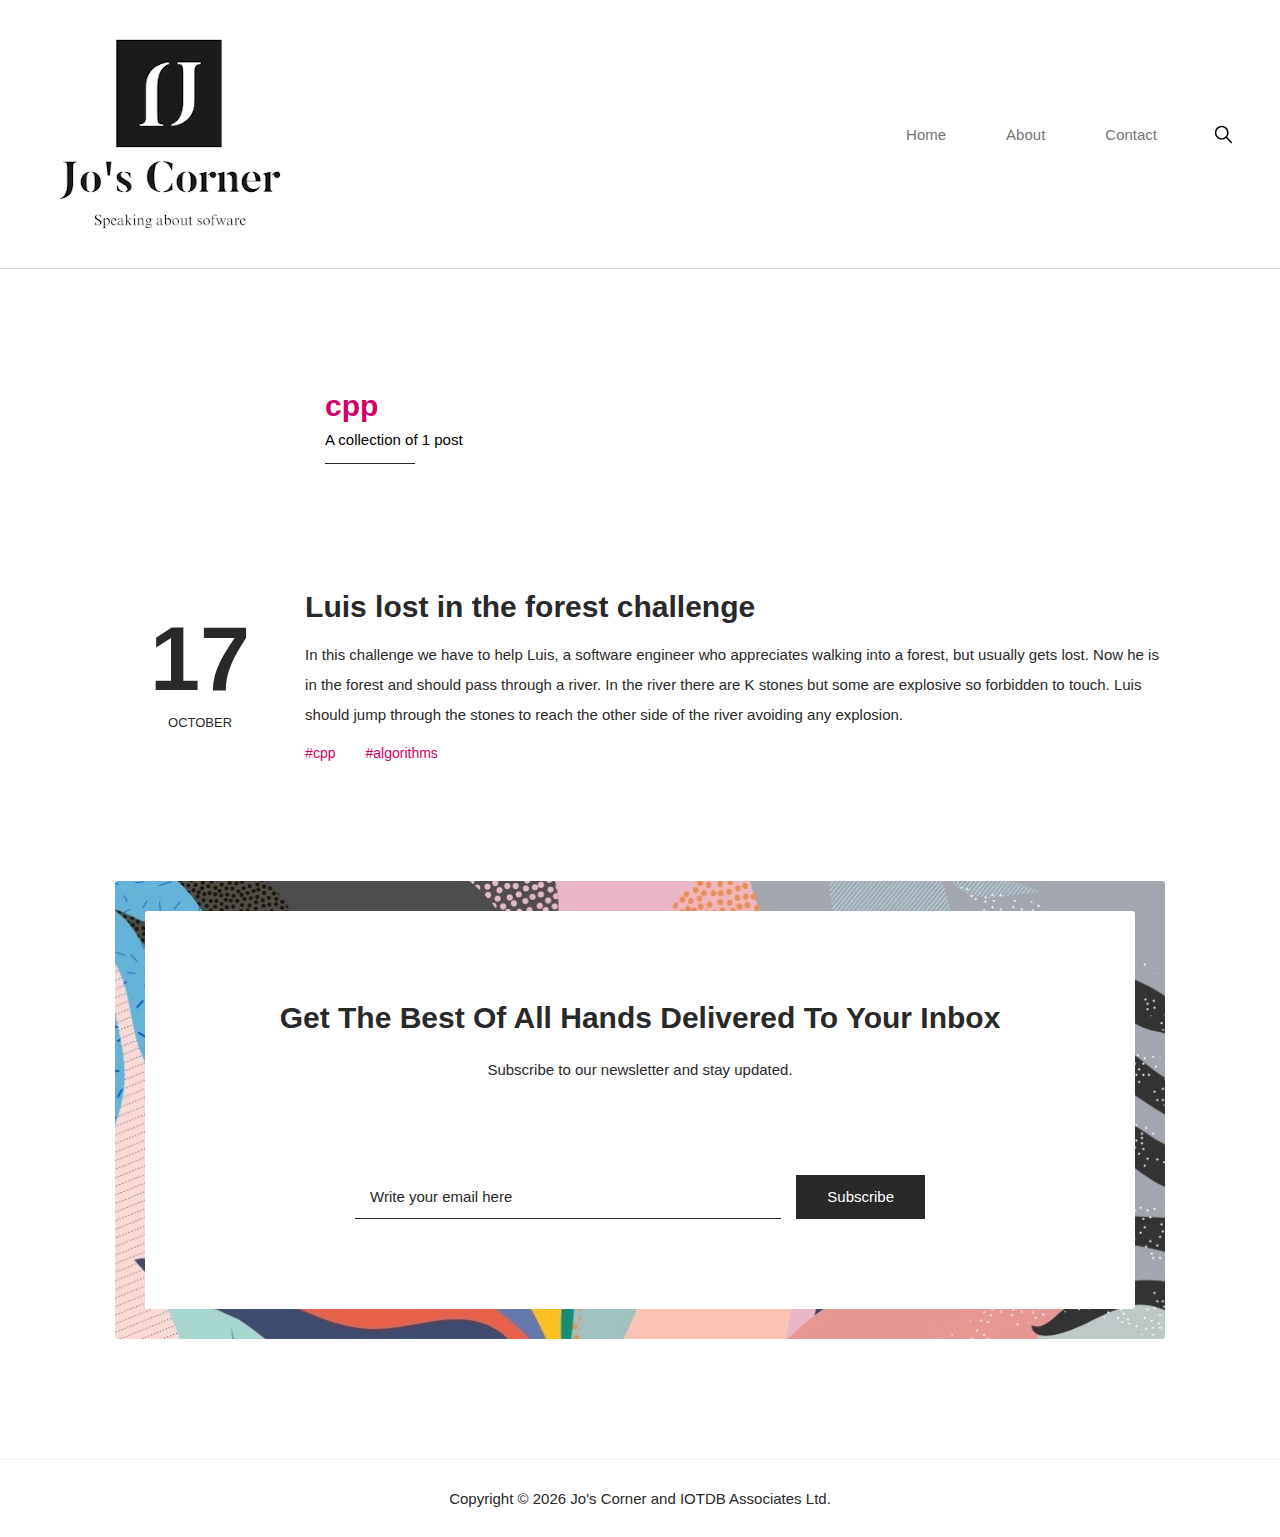
<file: tags/cpp/index.html>
<!DOCTYPE html><html lang="en"><head><meta charSet="utf-8"/><meta http-equiv="x-ua-compatible" content="ie=edge"/><meta name="viewport" content="width=device-width, initial-scale=1, shrink-to-fit=no"/><style data-href="/styles.940ddc1b01f52d32e858.css" id="gatsby-global-css">@font-face{font-family:Montserrat;font-style:normal;font-display:swap;font-weight:100;src:local("Montserrat Thin "),local("Montserrat-Thin"),url(/static/montserrat-latin-100-191cc9f50f3b76b9617cb383f19acb7d.woff2) format("woff2"),url(/static/montserrat-latin-100-370318464551d5f25b0f0a78f374faac.woff) format("woff")}@font-face{font-family:Montserrat;font-style:italic;font-display:swap;font-weight:100;src:local("Montserrat Thin italic"),local("Montserrat-Thinitalic"),url(/static/montserrat-latin-100italic-bdeaeb79db315697bd173a55b097dc18.woff2) format("woff2"),url(/static/montserrat-latin-100italic-ecf7d49386e8f265878e735db34a7c4b.woff) format("woff")}@font-face{font-family:Montserrat;font-style:normal;font-display:swap;font-weight:200;src:local("Montserrat Extra Light "),local("Montserrat-Extra Light"),url(/static/montserrat-latin-200-85d5ef9db7f2dc6979172a4a3b2c57cb.woff2) format("woff2"),url(/static/montserrat-latin-200-1fc98e126a3d152549240e6244d7e669.woff) format("woff")}@font-face{font-family:Montserrat;font-style:italic;font-display:swap;font-weight:200;src:local("Montserrat Extra Light italic"),local("Montserrat-Extra Lightitalic"),url(/static/montserrat-latin-200italic-49095760a498d024fe1a85a078850df9.woff2) format("woff2"),url(/static/montserrat-latin-200italic-fe46cf8b9462c820457d3bf537e4057f.woff) format("woff")}@font-face{font-family:Montserrat;font-style:normal;font-display:swap;font-weight:300;src:local("Montserrat Light "),local("Montserrat-Light"),url(/static/montserrat-latin-300-7c3daf12b706645b5d3710f863a4da04.woff2) format("woff2"),url(/static/montserrat-latin-300-8dc95fab9cf98d02ca8d76e97d3dff60.woff) format("woff")}@font-face{font-family:Montserrat;font-style:italic;font-display:swap;font-weight:300;src:local("Montserrat Light italic"),local("Montserrat-Lightitalic"),url(/static/montserrat-latin-300italic-f20b178ca2024a5eac8e42e6649db86c.woff2) format("woff2"),url(/static/montserrat-latin-300italic-3fe16939288856e8e828fa2661bf2354.woff) format("woff")}@font-face{font-family:Montserrat;font-style:normal;font-display:swap;font-weight:400;src:local("Montserrat Regular "),local("Montserrat-Regular"),url(/static/montserrat-latin-400-bc3aa95dca08f5fee5291e34959c27bc.woff2) format("woff2"),url(/static/montserrat-latin-400-8102c4838f9e3d08dad644290a9cb701.woff) format("woff")}@font-face{font-family:Montserrat;font-style:italic;font-display:swap;font-weight:400;src:local("Montserrat Regular italic"),local("Montserrat-Regularitalic"),url(/static/montserrat-latin-400italic-5cad650422a7184467af5a4d17b264c4.woff2) format("woff2"),url(/static/montserrat-latin-400italic-d191f22af3bb50902b99ac577f81a322.woff) format("woff")}@font-face{font-family:Montserrat;font-style:normal;font-display:swap;font-weight:500;src:local("Montserrat Medium "),local("Montserrat-Medium"),url(/static/montserrat-latin-500-92d16e458625f4d2c8940f6bdca0ff09.woff2) format("woff2"),url(/static/montserrat-latin-500-8b763220218ffc11c57c84ddb80e7b26.woff) format("woff")}@font-face{font-family:Montserrat;font-style:italic;font-display:swap;font-weight:500;src:local("Montserrat Medium italic"),local("Montserrat-Mediumitalic"),url(/static/montserrat-latin-500italic-47bfcca6b69d6a9acca7a8bff17193e2.woff2) format("woff2"),url(/static/montserrat-latin-500italic-72c01f753c3940c0b9cb6bf2389caddf.woff) format("woff")}@font-face{font-family:Montserrat;font-style:normal;font-display:swap;font-weight:600;src:local("Montserrat SemiBold "),local("Montserrat-SemiBold"),url(/static/montserrat-latin-600-6fb1b5623e528e27c18658fecf5ee0ee.woff2) format("woff2"),url(/static/montserrat-latin-600-7c839d15a6f54e7025ba8c0c4b333e8f.woff) format("woff")}@font-face{font-family:Montserrat;font-style:italic;font-display:swap;font-weight:600;src:local("Montserrat SemiBold italic"),local("Montserrat-SemiBolditalic"),url(/static/montserrat-latin-600italic-60789af1c9338ed1a9546722ec54b4f7.woff2) format("woff2"),url(/static/montserrat-latin-600italic-f3d4de8d0afb19e777c79032ce828e3d.woff) format("woff")}@font-face{font-family:Montserrat;font-style:normal;font-display:swap;font-weight:700;src:local("Montserrat Bold "),local("Montserrat-Bold"),url(/static/montserrat-latin-700-39d93cf678c740f9f6b2b1cfde34bee3.woff2) format("woff2"),url(/static/montserrat-latin-700-80f10bd382f0df1cd650fec59f3c9394.woff) format("woff")}@font-face{font-family:Montserrat;font-style:italic;font-display:swap;font-weight:700;src:local("Montserrat Bold italic"),local("Montserrat-Bolditalic"),url(/static/montserrat-latin-700italic-ba136d97b14e82284dd595e257f11c47.woff2) format("woff2"),url(/static/montserrat-latin-700italic-8c98142b425630821139c24bd1698700.woff) format("woff")}@font-face{font-family:Montserrat;font-style:normal;font-display:swap;font-weight:800;src:local("Montserrat ExtraBold "),local("Montserrat-ExtraBold"),url(/static/montserrat-latin-800-b7018be9ed6cd94da8b6675b3a468c3b.woff2) format("woff2"),url(/static/montserrat-latin-800-9a9befcf50d64f9d2d19d8b1d1984add.woff) format("woff")}@font-face{font-family:Montserrat;font-style:italic;font-display:swap;font-weight:800;src:local("Montserrat ExtraBold italic"),local("Montserrat-ExtraBolditalic"),url(/static/montserrat-latin-800italic-540ffdd223d1a9ad3d4e678e1a23372e.woff2) format("woff2"),url(/static/montserrat-latin-800italic-897086f99f4e1f45e6b1e9368527d0bc.woff) format("woff")}@font-face{font-family:Montserrat;font-style:normal;font-display:swap;font-weight:900;src:local("Montserrat Black "),local("Montserrat-Black"),url(/static/montserrat-latin-900-58cd789700850375b834e8b6776002eb.woff2) format("woff2"),url(/static/montserrat-latin-900-26d42c9428780e545a540bbb50c84bce.woff) format("woff")}@font-face{font-family:Montserrat;font-style:italic;font-display:swap;font-weight:900;src:local("Montserrat Black italic"),local("Montserrat-Blackitalic"),url(/static/montserrat-latin-900italic-451157bc8861fe54f523b3669a3def71.woff2) format("woff2"),url(/static/montserrat-latin-900italic-a8ec4957e1c24f5793305763ad9845b3.woff) format("woff")}@font-face{font-family:Merriweather;font-style:normal;font-display:swap;font-weight:300;src:local("Merriweather Light "),local("Merriweather-Light"),url(/static/merriweather-latin-300-b1158cfcd4aacb9d8fb61625e37af46a.woff2) format("woff2"),url(/static/merriweather-latin-300-cc7de05e166e90320d7d896e0f72a19d.woff) format("woff")}@font-face{font-family:Merriweather;font-style:italic;font-display:swap;font-weight:300;src:local("Merriweather Light italic"),local("Merriweather-Lightitalic"),url(/static/merriweather-latin-300italic-8fe52a48089d6ebe46db0b8e7cc66263.woff2) format("woff2"),url(/static/merriweather-latin-300italic-e1331f5397c2a673f9d3765138debdb5.woff) format("woff")}@font-face{font-family:Merriweather;font-style:normal;font-display:swap;font-weight:400;src:local("Merriweather Regular "),local("Merriweather-Regular"),url(/static/merriweather-latin-400-8276fdb72ae8f4714d4e6eba704cc39f.woff2) format("woff2"),url(/static/merriweather-latin-400-69f09800f4f6479d06e44eba837df872.woff) format("woff")}@font-face{font-family:Merriweather;font-style:italic;font-display:swap;font-weight:400;src:local("Merriweather Regular italic"),local("Merriweather-Regularitalic"),url(/static/merriweather-latin-400italic-3a9be9ea9f7aa4af6de7307df21d9fc0.woff2) format("woff2"),url(/static/merriweather-latin-400italic-d76079ed7541a433a54f79316de086e9.woff) format("woff")}@font-face{font-family:Merriweather;font-style:normal;font-display:swap;font-weight:700;src:local("Merriweather Bold "),local("Merriweather-Bold"),url(/static/merriweather-latin-700-fa534be7ffa380e39a7f6e03bf9a5e03.woff2) format("woff2"),url(/static/merriweather-latin-700-ba56ea84b8084b7ff9677f50d3cd81bd.woff) format("woff")}@font-face{font-family:Merriweather;font-style:italic;font-display:swap;font-weight:700;src:local("Merriweather Bold italic"),local("Merriweather-Bolditalic"),url(/static/merriweather-latin-700italic-1ef5edaaa20ae53ea50399884c5e48c6.woff2) format("woff2"),url(/static/merriweather-latin-700italic-534bc9e7ce93c73d73426e46acd78092.woff) format("woff")}@font-face{font-family:Merriweather;font-style:normal;font-display:swap;font-weight:900;src:local("Merriweather Black "),local("Merriweather-Black"),url(/static/merriweather-latin-900-7528fb70e8a4a82c7305e72ff43ac25f.woff2) format("woff2"),url(/static/merriweather-latin-900-3799b6e2f5ed3fcccf9d7a708d7419fa.woff) format("woff")}@font-face{font-family:Merriweather;font-style:italic;font-display:swap;font-weight:900;src:local("Merriweather Black italic"),local("Merriweather-Blackitalic"),url(/static/merriweather-latin-900italic-e1b4d2aaa78e12ad84aaf8a56321e4c2.woff2) format("woff2"),url(/static/merriweather-latin-900italic-2ae22f731b3424e8dbb4b37f7ca6e708.woff) format("woff")}code[class*=language-],pre[class*=language-]{color:#000;background:none;text-shadow:0 1px #fff;font-family:Consolas,Monaco,Andale Mono,Ubuntu Mono,monospace;font-size:1em;text-align:left;white-space:pre;word-spacing:normal;word-break:normal;word-wrap:normal;line-height:1.5;-moz-tab-size:4;-o-tab-size:4;tab-size:4;-webkit-hyphens:none;-ms-hyphens:none;hyphens:none}code[class*=language-]::selection,code[class*=language-] ::selection,pre[class*=language-]::selection,pre[class*=language-] ::selection{text-shadow:none;background:#b3d4fc}@media print{code[class*=language-],pre[class*=language-]{text-shadow:none}}pre[class*=language-]{padding:1em;margin:.5em 0;overflow:auto}:not(pre)>code[class*=language-],pre[class*=language-]{background:#f5f2f0}:not(pre)>code[class*=language-]{padding:.1em;border-radius:.3em;white-space:normal}.token.cdata,.token.comment,.token.doctype,.token.prolog{color:#708090}.token.punctuation{color:#999}.token.namespace{opacity:.7}.token.boolean,.token.constant,.token.deleted,.token.number,.token.property,.token.symbol,.token.tag{color:#905}.token.attr-name,.token.builtin,.token.char,.token.inserted,.token.selector,.token.string{color:#690}.language-css .token.string,.style .token.string,.token.entity,.token.operator,.token.url{color:#9a6e3a;background:hsla(0,0%,100%,.5)}.token.atrule,.token.attr-value,.token.keyword{color:#07a}.token.class-name,.token.function{color:#dd4a68}.token.important,.token.regex,.token.variable{color:#e90}.token.bold,.token.important{font-weight:700}.token.italic{font-style:italic}.token.entity{cursor:help}@font-face{font-family:KaTeX_AMS;src:url(/static/KaTeX_AMS-Regular-e78e28b4834954df047e4925e9dbf354.woff2) format("woff2"),url(/static/KaTeX_AMS-Regular-7f06b4e30317f784d61d26686aed0ab2.woff) format("woff"),url(/static/KaTeX_AMS-Regular-aaf4eee9fba9907d61c3935e0b6a54ae.ttf) format("truetype");font-weight:400;font-style:normal}@font-face{font-family:KaTeX_Caligraphic;src:url(/static/KaTeX_Caligraphic-Bold-4ec58befa687e9752c3c91cd9bcf1bcb.woff2) format("woff2"),url(/static/KaTeX_Caligraphic-Bold-1e802ca9dedc4ed4e3c6f645e4316128.woff) format("woff"),url(/static/KaTeX_Caligraphic-Bold-021dd4dc61ee5f5cdf315f43b48c094b.ttf) format("truetype");font-weight:700;font-style:normal}@font-face{font-family:KaTeX_Caligraphic;src:url(/static/KaTeX_Caligraphic-Regular-7edb53b6693d75b8a2232481eea1a52c.woff2) format("woff2"),url(/static/KaTeX_Caligraphic-Regular-d3b46c3a530116933081d9d74e3e9fe8.woff) format("woff"),url(/static/KaTeX_Caligraphic-Regular-d49f2d55ce4f40f982d8ba63d746fbf9.ttf) format("truetype");font-weight:400;font-style:normal}@font-face{font-family:KaTeX_Fraktur;src:url(/static/KaTeX_Fraktur-Bold-d5b59ec9764e10f4a82369ae29f3ac58.woff2) format("woff2"),url(/static/KaTeX_Fraktur-Bold-c4c8cab7d5be97b2bb283e531c077355.woff) format("woff"),url(/static/KaTeX_Fraktur-Bold-a31e7cba7b7221ebf1a2ae545fb306b2.ttf) format("truetype");font-weight:700;font-style:normal}@font-face{font-family:KaTeX_Fraktur;src:url(/static/KaTeX_Fraktur-Regular-32a5339eb809f381a7357ba56f82aab3.woff2) format("woff2"),url(/static/KaTeX_Fraktur-Regular-b7d9c46bff5d51da6209e355cc4a235d.woff) format("woff"),url(/static/KaTeX_Fraktur-Regular-a48dad4f58c82e38a10da0ceebb86370.ttf) format("truetype");font-weight:400;font-style:normal}@font-face{font-family:KaTeX_Main;src:url(/static/KaTeX_Main-Bold-8e1e01c4b1207c0a383d9a2b4f86e637.woff2) format("woff2"),url(/static/KaTeX_Main-Bold-22086eb5d97009c3e99bcc1d16ce6865.woff) format("woff"),url(/static/KaTeX_Main-Bold-9ceff51b3cb7ce6eb4e8efa8163a1472.ttf) format("truetype");font-weight:700;font-style:normal}@font-face{font-family:KaTeX_Main;src:url(/static/KaTeX_Main-BoldItalic-284a17fe5baf72ff8217d4c7e70c0f82.woff2) format("woff2"),url(/static/KaTeX_Main-BoldItalic-4c57dbc44bfff1fdf08a59cf556fdab3.woff) format("woff"),url(/static/KaTeX_Main-BoldItalic-e8b44b990516dab7937bf240fde8b46a.ttf) format("truetype");font-weight:700;font-style:italic}@font-face{font-family:KaTeX_Main;src:url(/static/KaTeX_Main-Italic-e533d5a2506cf053cd671b335ec04dde.woff2) format("woff2"),url(/static/KaTeX_Main-Italic-99be0e10c38cd42466e6fe1665ef9536.woff) format("woff"),url(/static/KaTeX_Main-Italic-29c86397e75cdcb3135af8295f1c2e28.ttf) format("truetype");font-weight:400;font-style:italic}@font-face{font-family:KaTeX_Main;src:url(/static/KaTeX_Main-Regular-5c734d78610fa35282f3379f866707f2.woff2) format("woff2"),url(/static/KaTeX_Main-Regular-b741441f6d71014d0453ca3ebc884dd4.woff) format("woff"),url(/static/KaTeX_Main-Regular-5c94aef490324b0925dbe5f643e8fd04.ttf) format("truetype");font-weight:400;font-style:normal}@font-face{font-family:KaTeX_Math;src:url(/static/KaTeX_Math-BoldItalic-d747bd1e7a6a43864285edd73dcde253.woff2) format("woff2"),url(/static/KaTeX_Math-BoldItalic-b13731ef4e2bfc3d8d859271e39550fc.woff) format("woff"),url(/static/KaTeX_Math-BoldItalic-9a2834a9ff8ab411153571e0e55ac693.ttf) format("truetype");font-weight:700;font-style:italic}@font-face{font-family:KaTeX_Math;src:url(/static/KaTeX_Math-Italic-4ad08b826b8065e1eab85324d726538c.woff2) format("woff2"),url(/static/KaTeX_Math-Italic-f0303906c2a67ac63bf1e8ccd638a89e.woff) format("woff"),url(/static/KaTeX_Math-Italic-291e76b8871b84560701bd29f9d1dcc7.ttf) format("truetype");font-weight:400;font-style:italic}@font-face{font-family:"KaTeX_SansSerif";src:url(/static/KaTeX_SansSerif-Bold-6e0830bee40435e72165345e0682fbfc.woff2) format("woff2"),url(/static/KaTeX_SansSerif-Bold-3fb419559955e3ce75619f1a5e8c6c84.woff) format("woff"),url(/static/KaTeX_SansSerif-Bold-7dc027cba9f7b11ec92af4a311372a85.ttf) format("truetype");font-weight:700;font-style:normal}@font-face{font-family:"KaTeX_SansSerif";src:url(/static/KaTeX_SansSerif-Italic-fba01c9c6fb2866a0f95bcacb2c187a5.woff2) format("woff2"),url(/static/KaTeX_SansSerif-Italic-727a9b0d97d72d2fc0228fe4e07fb4d8.woff) format("woff"),url(/static/KaTeX_SansSerif-Italic-4059868e460d2d2e6be18e180d20c43d.ttf) format("truetype");font-weight:400;font-style:italic}@font-face{font-family:"KaTeX_SansSerif";src:url(/static/KaTeX_SansSerif-Regular-d929cd671b19f0cfea55b6200fb47461.woff2) format("woff2"),url(/static/KaTeX_SansSerif-Regular-2555754a67062cac3a0913b715ab982f.woff) format("woff"),url(/static/KaTeX_SansSerif-Regular-5c58d168c0b66d2c32234a6718e74dfb.ttf) format("truetype");font-weight:400;font-style:normal}@font-face{font-family:KaTeX_Script;src:url(/static/KaTeX_Script-Regular-755e2491f13b5269f0afd5a56f7aa692.woff2) format("woff2"),url(/static/KaTeX_Script-Regular-d524c9a5b62a17f98f4a97af37fea735.woff) format("woff"),url(/static/KaTeX_Script-Regular-d12ea9efb375f9dc331f562e69892638.ttf) format("truetype");font-weight:400;font-style:normal}@font-face{font-family:KaTeX_Size1;src:url([data-uri]) format("woff2"),url([data-uri]) format("woff"),url(/static/KaTeX_Size1-Regular-7342d45b052c3a2abc21049959fbab7f.ttf) format("truetype");font-weight:400;font-style:normal}@font-face{font-family:KaTeX_Size2;src:url([data-uri]) format("woff2"),url([data-uri]) format("woff"),url(/static/KaTeX_Size2-Regular-eb130dcc661de766c999c60ba1525a88.ttf) format("truetype");font-weight:400;font-style:normal}@font-face{font-family:KaTeX_Size3;src:url([data-uri]) format("woff2"),url([data-uri]) format("woff"),url([data-uri]) format("truetype");font-weight:400;font-style:normal}@font-face{font-family:KaTeX_Size4;src:url([data-uri]) format("woff2"),url([data-uri]) format("woff"),url(/static/KaTeX_Size4-Regular-ad7672524b64b730dfd176140a8945cb.ttf) format("truetype");font-weight:400;font-style:normal}@font-face{font-family:KaTeX_Typewriter;src:url(/static/KaTeX_Typewriter-Regular-6cc31ea5c223c88705a13727a71417fa.woff2) format("woff2"),url(/static/KaTeX_Typewriter-Regular-3fe216d2a5f736c560cde71984554b64.woff) format("woff"),url(/static/KaTeX_Typewriter-Regular-257023560753aeb0b89b7e434d3da17f.ttf) format("truetype");font-weight:400;font-style:normal}.katex{font:normal 1.21em KaTeX_Main,Times New Roman,serif;line-height:1.2;text-indent:0;text-rendering:auto}.katex *{-ms-high-contrast-adjust:none!important}.katex .katex-version:after{content:"0.11.1"}.katex .katex-mathml{position:absolute;clip:rect(1px,1px,1px,1px);padding:0;border:0;height:1px;width:1px;overflow:hidden}.katex .katex-html>.newline{display:block}.katex .base{position:relative;white-space:nowrap;width:-webkit-min-content;width:-moz-min-content;width:min-content}.katex .base,.katex .strut{display:inline-block}.katex .textbf{font-weight:700}.katex .textit{font-style:italic}.katex .textrm{font-family:KaTeX_Main}.katex .textsf{font-family:KaTeX_SansSerif}.katex .texttt{font-family:KaTeX_Typewriter}.katex .mathdefault{font-family:KaTeX_Math;font-style:italic}.katex .mathit{font-family:KaTeX_Main;font-style:italic}.katex .mathrm{font-style:normal}.katex .mathbf{font-family:KaTeX_Main;font-weight:700}.katex .boldsymbol{font-family:KaTeX_Math;font-weight:700;font-style:italic}.katex .amsrm,.katex .mathbb,.katex .textbb{font-family:KaTeX_AMS}.katex .mathcal{font-family:KaTeX_Caligraphic}.katex .mathfrak,.katex .textfrak{font-family:KaTeX_Fraktur}.katex .mathtt{font-family:KaTeX_Typewriter}.katex .mathscr,.katex .textscr{font-family:KaTeX_Script}.katex .mathsf,.katex .textsf{font-family:KaTeX_SansSerif}.katex .mathboldsf,.katex .textboldsf{font-family:KaTeX_SansSerif;font-weight:700}.katex .mathitsf,.katex .textitsf{font-family:KaTeX_SansSerif;font-style:italic}.katex .mainrm{font-family:KaTeX_Main;font-style:normal}.katex .vlist-t{display:inline-table;table-layout:fixed}.katex .vlist-r{display:table-row}.katex .vlist{display:table-cell;vertical-align:bottom;position:relative}.katex .vlist>span{display:block;height:0;position:relative}.katex .vlist>span>span{display:inline-block}.katex .vlist>span>.pstrut{overflow:hidden;width:0}.katex .vlist-t2{margin-right:-2px}.katex .vlist-s{display:table-cell;vertical-align:bottom;font-size:1px;width:2px;min-width:2px}.katex .msupsub{text-align:left}.katex .mfrac>span>span{text-align:center}.katex .mfrac .frac-line{display:inline-block;width:100%;border-bottom-style:solid}.katex .hdashline,.katex .hline,.katex .mfrac .frac-line,.katex .overline .overline-line,.katex .rule,.katex .underline .underline-line{min-height:1px}.katex .mspace{display:inline-block}.katex .clap,.katex .llap,.katex .rlap{width:0;position:relative}.katex .clap>.inner,.katex .llap>.inner,.katex .rlap>.inner{position:absolute}.katex .clap>.fix,.katex .llap>.fix,.katex .rlap>.fix{display:inline-block}.katex .llap>.inner{right:0}.katex .clap>.inner,.katex .rlap>.inner{left:0}.katex .clap>.inner>span{margin-left:-50%;margin-right:50%}.katex .rule{display:inline-block;border:0 solid;position:relative}.katex .hline,.katex .overline .overline-line,.katex .underline .underline-line{display:inline-block;width:100%;border-bottom-style:solid}.katex .hdashline{display:inline-block;width:100%;border-bottom-style:dashed}.katex .sqrt>.root{margin-left:.27777778em;margin-right:-.55555556em}.katex .fontsize-ensurer.reset-size1.size1,.katex .sizing.reset-size1.size1{font-size:1em}.katex .fontsize-ensurer.reset-size1.size2,.katex .sizing.reset-size1.size2{font-size:1.2em}.katex .fontsize-ensurer.reset-size1.size3,.katex .sizing.reset-size1.size3{font-size:1.4em}.katex .fontsize-ensurer.reset-size1.size4,.katex .sizing.reset-size1.size4{font-size:1.6em}.katex .fontsize-ensurer.reset-size1.size5,.katex .sizing.reset-size1.size5{font-size:1.8em}.katex .fontsize-ensurer.reset-size1.size6,.katex .sizing.reset-size1.size6{font-size:2em}.katex .fontsize-ensurer.reset-size1.size7,.katex .sizing.reset-size1.size7{font-size:2.4em}.katex .fontsize-ensurer.reset-size1.size8,.katex .sizing.reset-size1.size8{font-size:2.88em}.katex .fontsize-ensurer.reset-size1.size9,.katex .sizing.reset-size1.size9{font-size:3.456em}.katex .fontsize-ensurer.reset-size1.size10,.katex .sizing.reset-size1.size10{font-size:4.148em}.katex .fontsize-ensurer.reset-size1.size11,.katex .sizing.reset-size1.size11{font-size:4.976em}.katex .fontsize-ensurer.reset-size2.size1,.katex .sizing.reset-size2.size1{font-size:.83333333em}.katex .fontsize-ensurer.reset-size2.size2,.katex .sizing.reset-size2.size2{font-size:1em}.katex .fontsize-ensurer.reset-size2.size3,.katex .sizing.reset-size2.size3{font-size:1.16666667em}.katex .fontsize-ensurer.reset-size2.size4,.katex .sizing.reset-size2.size4{font-size:1.33333333em}.katex .fontsize-ensurer.reset-size2.size5,.katex .sizing.reset-size2.size5{font-size:1.5em}.katex .fontsize-ensurer.reset-size2.size6,.katex .sizing.reset-size2.size6{font-size:1.66666667em}.katex .fontsize-ensurer.reset-size2.size7,.katex .sizing.reset-size2.size7{font-size:2em}.katex .fontsize-ensurer.reset-size2.size8,.katex .sizing.reset-size2.size8{font-size:2.4em}.katex .fontsize-ensurer.reset-size2.size9,.katex .sizing.reset-size2.size9{font-size:2.88em}.katex .fontsize-ensurer.reset-size2.size10,.katex .sizing.reset-size2.size10{font-size:3.45666667em}.katex .fontsize-ensurer.reset-size2.size11,.katex .sizing.reset-size2.size11{font-size:4.14666667em}.katex .fontsize-ensurer.reset-size3.size1,.katex .sizing.reset-size3.size1{font-size:.71428571em}.katex .fontsize-ensurer.reset-size3.size2,.katex .sizing.reset-size3.size2{font-size:.85714286em}.katex .fontsize-ensurer.reset-size3.size3,.katex .sizing.reset-size3.size3{font-size:1em}.katex .fontsize-ensurer.reset-size3.size4,.katex .sizing.reset-size3.size4{font-size:1.14285714em}.katex .fontsize-ensurer.reset-size3.size5,.katex .sizing.reset-size3.size5{font-size:1.28571429em}.katex .fontsize-ensurer.reset-size3.size6,.katex .sizing.reset-size3.size6{font-size:1.42857143em}.katex .fontsize-ensurer.reset-size3.size7,.katex .sizing.reset-size3.size7{font-size:1.71428571em}.katex .fontsize-ensurer.reset-size3.size8,.katex .sizing.reset-size3.size8{font-size:2.05714286em}.katex .fontsize-ensurer.reset-size3.size9,.katex .sizing.reset-size3.size9{font-size:2.46857143em}.katex .fontsize-ensurer.reset-size3.size10,.katex .sizing.reset-size3.size10{font-size:2.96285714em}.katex .fontsize-ensurer.reset-size3.size11,.katex .sizing.reset-size3.size11{font-size:3.55428571em}.katex .fontsize-ensurer.reset-size4.size1,.katex .sizing.reset-size4.size1{font-size:.625em}.katex .fontsize-ensurer.reset-size4.size2,.katex .sizing.reset-size4.size2{font-size:.75em}.katex .fontsize-ensurer.reset-size4.size3,.katex .sizing.reset-size4.size3{font-size:.875em}.katex .fontsize-ensurer.reset-size4.size4,.katex .sizing.reset-size4.size4{font-size:1em}.katex .fontsize-ensurer.reset-size4.size5,.katex .sizing.reset-size4.size5{font-size:1.125em}.katex .fontsize-ensurer.reset-size4.size6,.katex .sizing.reset-size4.size6{font-size:1.25em}.katex .fontsize-ensurer.reset-size4.size7,.katex .sizing.reset-size4.size7{font-size:1.5em}.katex .fontsize-ensurer.reset-size4.size8,.katex .sizing.reset-size4.size8{font-size:1.8em}.katex .fontsize-ensurer.reset-size4.size9,.katex .sizing.reset-size4.size9{font-size:2.16em}.katex .fontsize-ensurer.reset-size4.size10,.katex .sizing.reset-size4.size10{font-size:2.5925em}.katex .fontsize-ensurer.reset-size4.size11,.katex .sizing.reset-size4.size11{font-size:3.11em}.katex .fontsize-ensurer.reset-size5.size1,.katex .sizing.reset-size5.size1{font-size:.55555556em}.katex .fontsize-ensurer.reset-size5.size2,.katex .sizing.reset-size5.size2{font-size:.66666667em}.katex .fontsize-ensurer.reset-size5.size3,.katex .sizing.reset-size5.size3{font-size:.77777778em}.katex .fontsize-ensurer.reset-size5.size4,.katex .sizing.reset-size5.size4{font-size:.88888889em}.katex .fontsize-ensurer.reset-size5.size5,.katex .sizing.reset-size5.size5{font-size:1em}.katex .fontsize-ensurer.reset-size5.size6,.katex .sizing.reset-size5.size6{font-size:1.11111111em}.katex .fontsize-ensurer.reset-size5.size7,.katex .sizing.reset-size5.size7{font-size:1.33333333em}.katex .fontsize-ensurer.reset-size5.size8,.katex .sizing.reset-size5.size8{font-size:1.6em}.katex .fontsize-ensurer.reset-size5.size9,.katex .sizing.reset-size5.size9{font-size:1.92em}.katex .fontsize-ensurer.reset-size5.size10,.katex .sizing.reset-size5.size10{font-size:2.30444444em}.katex .fontsize-ensurer.reset-size5.size11,.katex .sizing.reset-size5.size11{font-size:2.76444444em}.katex .fontsize-ensurer.reset-size6.size1,.katex .sizing.reset-size6.size1{font-size:.5em}.katex .fontsize-ensurer.reset-size6.size2,.katex .sizing.reset-size6.size2{font-size:.6em}.katex .fontsize-ensurer.reset-size6.size3,.katex .sizing.reset-size6.size3{font-size:.7em}.katex .fontsize-ensurer.reset-size6.size4,.katex .sizing.reset-size6.size4{font-size:.8em}.katex .fontsize-ensurer.reset-size6.size5,.katex .sizing.reset-size6.size5{font-size:.9em}.katex .fontsize-ensurer.reset-size6.size6,.katex .sizing.reset-size6.size6{font-size:1em}.katex .fontsize-ensurer.reset-size6.size7,.katex .sizing.reset-size6.size7{font-size:1.2em}.katex .fontsize-ensurer.reset-size6.size8,.katex .sizing.reset-size6.size8{font-size:1.44em}.katex .fontsize-ensurer.reset-size6.size9,.katex .sizing.reset-size6.size9{font-size:1.728em}.katex .fontsize-ensurer.reset-size6.size10,.katex .sizing.reset-size6.size10{font-size:2.074em}.katex .fontsize-ensurer.reset-size6.size11,.katex .sizing.reset-size6.size11{font-size:2.488em}.katex .fontsize-ensurer.reset-size7.size1,.katex .sizing.reset-size7.size1{font-size:.41666667em}.katex .fontsize-ensurer.reset-size7.size2,.katex .sizing.reset-size7.size2{font-size:.5em}.katex .fontsize-ensurer.reset-size7.size3,.katex .sizing.reset-size7.size3{font-size:.58333333em}.katex .fontsize-ensurer.reset-size7.size4,.katex .sizing.reset-size7.size4{font-size:.66666667em}.katex .fontsize-ensurer.reset-size7.size5,.katex .sizing.reset-size7.size5{font-size:.75em}.katex .fontsize-ensurer.reset-size7.size6,.katex .sizing.reset-size7.size6{font-size:.83333333em}.katex .fontsize-ensurer.reset-size7.size7,.katex .sizing.reset-size7.size7{font-size:1em}.katex .fontsize-ensurer.reset-size7.size8,.katex .sizing.reset-size7.size8{font-size:1.2em}.katex .fontsize-ensurer.reset-size7.size9,.katex .sizing.reset-size7.size9{font-size:1.44em}.katex .fontsize-ensurer.reset-size7.size10,.katex .sizing.reset-size7.size10{font-size:1.72833333em}.katex .fontsize-ensurer.reset-size7.size11,.katex .sizing.reset-size7.size11{font-size:2.07333333em}.katex .fontsize-ensurer.reset-size8.size1,.katex .sizing.reset-size8.size1{font-size:.34722222em}.katex .fontsize-ensurer.reset-size8.size2,.katex .sizing.reset-size8.size2{font-size:.41666667em}.katex .fontsize-ensurer.reset-size8.size3,.katex .sizing.reset-size8.size3{font-size:.48611111em}.katex .fontsize-ensurer.reset-size8.size4,.katex .sizing.reset-size8.size4{font-size:.55555556em}.katex .fontsize-ensurer.reset-size8.size5,.katex .sizing.reset-size8.size5{font-size:.625em}.katex .fontsize-ensurer.reset-size8.size6,.katex .sizing.reset-size8.size6{font-size:.69444444em}.katex .fontsize-ensurer.reset-size8.size7,.katex .sizing.reset-size8.size7{font-size:.83333333em}.katex .fontsize-ensurer.reset-size8.size8,.katex .sizing.reset-size8.size8{font-size:1em}.katex .fontsize-ensurer.reset-size8.size9,.katex .sizing.reset-size8.size9{font-size:1.2em}.katex .fontsize-ensurer.reset-size8.size10,.katex .sizing.reset-size8.size10{font-size:1.44027778em}.katex .fontsize-ensurer.reset-size8.size11,.katex .sizing.reset-size8.size11{font-size:1.72777778em}.katex .fontsize-ensurer.reset-size9.size1,.katex .sizing.reset-size9.size1{font-size:.28935185em}.katex .fontsize-ensurer.reset-size9.size2,.katex .sizing.reset-size9.size2{font-size:.34722222em}.katex .fontsize-ensurer.reset-size9.size3,.katex .sizing.reset-size9.size3{font-size:.40509259em}.katex .fontsize-ensurer.reset-size9.size4,.katex .sizing.reset-size9.size4{font-size:.46296296em}.katex .fontsize-ensurer.reset-size9.size5,.katex .sizing.reset-size9.size5{font-size:.52083333em}.katex .fontsize-ensurer.reset-size9.size6,.katex .sizing.reset-size9.size6{font-size:.5787037em}.katex .fontsize-ensurer.reset-size9.size7,.katex .sizing.reset-size9.size7{font-size:.69444444em}.katex .fontsize-ensurer.reset-size9.size8,.katex .sizing.reset-size9.size8{font-size:.83333333em}.katex .fontsize-ensurer.reset-size9.size9,.katex .sizing.reset-size9.size9{font-size:1em}.katex .fontsize-ensurer.reset-size9.size10,.katex .sizing.reset-size9.size10{font-size:1.20023148em}.katex .fontsize-ensurer.reset-size9.size11,.katex .sizing.reset-size9.size11{font-size:1.43981481em}.katex .fontsize-ensurer.reset-size10.size1,.katex .sizing.reset-size10.size1{font-size:.24108004em}.katex .fontsize-ensurer.reset-size10.size2,.katex .sizing.reset-size10.size2{font-size:.28929605em}.katex .fontsize-ensurer.reset-size10.size3,.katex .sizing.reset-size10.size3{font-size:.33751205em}.katex .fontsize-ensurer.reset-size10.size4,.katex .sizing.reset-size10.size4{font-size:.38572806em}.katex .fontsize-ensurer.reset-size10.size5,.katex .sizing.reset-size10.size5{font-size:.43394407em}.katex .fontsize-ensurer.reset-size10.size6,.katex .sizing.reset-size10.size6{font-size:.48216008em}.katex .fontsize-ensurer.reset-size10.size7,.katex .sizing.reset-size10.size7{font-size:.57859209em}.katex .fontsize-ensurer.reset-size10.size8,.katex .sizing.reset-size10.size8{font-size:.69431051em}.katex .fontsize-ensurer.reset-size10.size9,.katex .sizing.reset-size10.size9{font-size:.83317261em}.katex .fontsize-ensurer.reset-size10.size10,.katex .sizing.reset-size10.size10{font-size:1em}.katex .fontsize-ensurer.reset-size10.size11,.katex .sizing.reset-size10.size11{font-size:1.19961427em}.katex .fontsize-ensurer.reset-size11.size1,.katex .sizing.reset-size11.size1{font-size:.20096463em}.katex .fontsize-ensurer.reset-size11.size2,.katex .sizing.reset-size11.size2{font-size:.24115756em}.katex .fontsize-ensurer.reset-size11.size3,.katex .sizing.reset-size11.size3{font-size:.28135048em}.katex .fontsize-ensurer.reset-size11.size4,.katex .sizing.reset-size11.size4{font-size:.32154341em}.katex .fontsize-ensurer.reset-size11.size5,.katex .sizing.reset-size11.size5{font-size:.36173633em}.katex .fontsize-ensurer.reset-size11.size6,.katex .sizing.reset-size11.size6{font-size:.40192926em}.katex .fontsize-ensurer.reset-size11.size7,.katex .sizing.reset-size11.size7{font-size:.48231511em}.katex .fontsize-ensurer.reset-size11.size8,.katex .sizing.reset-size11.size8{font-size:.57877814em}.katex .fontsize-ensurer.reset-size11.size9,.katex .sizing.reset-size11.size9{font-size:.69453376em}.katex .fontsize-ensurer.reset-size11.size10,.katex .sizing.reset-size11.size10{font-size:.83360129em}.katex .fontsize-ensurer.reset-size11.size11,.katex .sizing.reset-size11.size11{font-size:1em}.katex .delimsizing.size1{font-family:KaTeX_Size1}.katex .delimsizing.size2{font-family:KaTeX_Size2}.katex .delimsizing.size3{font-family:KaTeX_Size3}.katex .delimsizing.size4{font-family:KaTeX_Size4}.katex .delimsizing.mult .delim-size1>span{font-family:KaTeX_Size1}.katex .delimsizing.mult .delim-size4>span{font-family:KaTeX_Size4}.katex .nulldelimiter{display:inline-block;width:.12em}.katex .delimcenter,.katex .op-symbol{position:relative}.katex .op-symbol.small-op{font-family:KaTeX_Size1}.katex .op-symbol.large-op{font-family:KaTeX_Size2}.katex .accent>.vlist-t,.katex .op-limits>.vlist-t{text-align:center}.katex .accent .accent-body{position:relative}.katex .accent .accent-body:not(.accent-full){width:0}.katex .overlay{display:block}.katex .mtable .vertical-separator{display:inline-block;min-width:1px}.katex .mtable .arraycolsep{display:inline-block}.katex .mtable .col-align-c>.vlist-t{text-align:center}.katex .mtable .col-align-l>.vlist-t{text-align:left}.katex .mtable .col-align-r>.vlist-t{text-align:right}.katex .svg-align{text-align:left}.katex svg{display:block;position:absolute;width:100%;height:inherit;fill:currentColor;stroke:currentColor;fill-rule:nonzero;fill-opacity:1;stroke-width:1;stroke-linecap:butt;stroke-linejoin:miter;stroke-miterlimit:4;stroke-dasharray:none;stroke-dashoffset:0;stroke-opacity:1}.katex svg path{stroke:none}.katex img{border-style:none;min-width:0;min-height:0;max-width:none;max-height:none}.katex .stretchy{width:100%;display:block;position:relative;overflow:hidden}.katex .stretchy:after,.katex .stretchy:before{content:""}.katex .hide-tail{width:100%;position:relative;overflow:hidden}.katex .halfarrow-left{position:absolute;left:0;width:50.2%;overflow:hidden}.katex .halfarrow-right{position:absolute;right:0;width:50.2%;overflow:hidden}.katex .brace-left{position:absolute;left:0;width:25.1%;overflow:hidden}.katex .brace-center{position:absolute;left:25%;width:50%;overflow:hidden}.katex .brace-right{position:absolute;right:0;width:25.1%;overflow:hidden}.katex .x-arrow-pad{padding:0 .5em}.katex .mover,.katex .munder,.katex .x-arrow{text-align:center}.katex .boxpad{padding:0 .3em}.katex .fbox,.katex .fcolorbox{box-sizing:border-box;border:.04em solid}.katex .cancel-pad{padding:0 .2em}.katex .cancel-lap{margin-left:-.2em;margin-right:-.2em}.katex .sout{border-bottom-style:solid;border-bottom-width:.08em}.katex-display{display:block;margin:1em 0;text-align:center}.katex-display>.katex{display:block;text-align:center;white-space:nowrap}.katex-display>.katex>.katex-html{display:block;position:relative}.katex-display>.katex>.katex-html>.tag{position:absolute;right:0}.katex-display.leqno>.katex>.katex-html>.tag{left:0;right:auto}.katex-display.fleqn>.katex{text-align:left}.drawer{position:fixed;top:0;z-index:9999;transition:width 0s ease .3s,height 0s ease .3s,transform .3s cubic-bezier(.78,.14,.15,.86)}.drawer>*{transition:transform .3s cubic-bezier(.78,.14,.15,.86),opacity .3s cubic-bezier(.78,.14,.15,.86),box-shadow .3s cubic-bezier(.78,.14,.15,.86)}.drawer.drawer-open{transition:transform .3s cubic-bezier(.78,.14,.15,.86)}.drawer .drawer-mask{background:#000;opacity:0;width:100%;height:0;position:absolute;top:0;left:0;transition:opacity .3s cubic-bezier(.78,.14,.15,.86),height 0s ease .3s}.drawer-content-wrapper{position:absolute;background:#fff}.drawer-content{overflow:auto;z-index:1;position:relative}.drawer-handle{position:absolute;top:72px;width:41px;height:40px;cursor:pointer;z-index:0;text-align:center;line-height:40px;font-size:16px;display:flex;justify-content:center;align-items:center;background:#fff}.drawer-handle-icon{width:14px;height:2px;background:#333;position:relative;transition:background .3s cubic-bezier(.78,.14,.15,.86)}.drawer-handle-icon:after,.drawer-handle-icon:before{content:"";display:block;position:absolute;background:#333;width:100%;height:2px;transition:transform .3s cubic-bezier(.78,.14,.15,.86)}.drawer-handle-icon:before{top:-5px}.drawer-handle-icon:after{top:5px}.drawer-left,.drawer-right{width:0;height:100%}.drawer-left .drawer-content,.drawer-left .drawer-content-wrapper,.drawer-right .drawer-content,.drawer-right .drawer-content-wrapper{height:100%}.drawer-left.drawer-open,.drawer-right.drawer-open{width:100%}.drawer-left.drawer-open.no-mask,.drawer-right.drawer-open.no-mask{width:0}.drawer-left{left:0}.drawer-left .drawer-handle{right:-40px;border-radius:0 4px 4px 0}.drawer-left .drawer-handle,.drawer-left.drawer-open .drawer-content-wrapper{box-shadow:2px 0 8px rgba(0,0,0,.15)}.drawer-right,.drawer-right .drawer-content-wrapper{right:0}.drawer-right .drawer-handle{left:-40px;border-radius:4px 0 0 4px}.drawer-right .drawer-handle,.drawer-right.drawer-open .drawer-content-wrapper{box-shadow:-2px 0 8px rgba(0,0,0,.15)}.drawer-right.drawer-open.no-mask{right:1px;transform:translateX(1px)}.drawer-bottom,.drawer-top{width:100%;height:0%}.drawer-bottom .drawer-content,.drawer-bottom .drawer-content-wrapper,.drawer-top .drawer-content,.drawer-top .drawer-content-wrapper{width:100%}.drawer-bottom .drawer-content,.drawer-bottom.drawer-open,.drawer-top .drawer-content,.drawer-top.drawer-open{height:100%}.drawer-bottom.drawer-open.no-mask,.drawer-top.drawer-open.no-mask{height:0%}.drawer-bottom .drawer-handle,.drawer-top .drawer-handle{left:50%;margin-left:-20px}.drawer-top{top:0}.drawer-top .drawer-handle{top:auto;bottom:-40px;border-radius:0 0 4px 4px}.drawer-top .drawer-handle,.drawer-top.drawer-open .drawer-content-wrapper{box-shadow:0 2px 8px rgba(0,0,0,.15)}.drawer-bottom,.drawer-bottom .drawer-content-wrapper{bottom:0}.drawer-bottom .drawer-handle{top:-40px;border-radius:4px 4px 0 0}.drawer-bottom .drawer-handle,.drawer-bottom.drawer-open .drawer-content-wrapper{box-shadow:0 -2px 8px rgba(0,0,0,.15)}.drawer-bottom.drawer-open.no-mask{bottom:1px;transform:translateY(1px)}.drawer.drawer-open .drawer-mask{opacity:.3;height:100%;transition:opacity .3s cubic-bezier(.78,.14,.15,.86)}.drawer.drawer-open .drawer-handle-icon{background:transparent}.drawer.drawer-open .drawer-handle-icon:before{transform:translateY(5px) rotate(45deg)}.drawer.drawer-open .drawer-handle-icon:after{transform:translateY(-5px) rotate(-45deg)}</style><meta name="generator" content="Gatsby 2.30.3"/><style data-styled="" data-styled-version="5.2.1">.eVyxVz{position:relative;z-index:99999;-webkit-transition:0.25s ease-in-out;transition:0.25s ease-in-out;}/*!sc*/
data-styled.g1[id="navbarstyle__HeaderWrapper-l155n6-0"]{content:"eVyxVz,"}/*!sc*/
.bfcpXZ{display:-webkit-box;display:-webkit-flex;display:-ms-flexbox;display:flex;-webkit-align-items:center;-webkit-box-align:center;-ms-flex-align:center;align-items:center;-webkit-box-pack:justify;-webkit-justify-content:space-between;-ms-flex-pack:justify;justify-content:space-between;border-bottom:1px solid #DBDBDB;padding:30px 75px;background-color:#fff;-webkit-transition:0.25s ease-in-out;transition:0.25s ease-in-out;}/*!sc*/
@media (max-width:1400px){.bfcpXZ{padding:25px 45px;}}/*!sc*/
@media (max-width:990px){.bfcpXZ{padding:15px 25px;}}/*!sc*/
@media (max-width:575px){.bfcpXZ{padding:3px 15px;}}/*!sc*/
data-styled.g2[id="navbarstyle__NavbarWrapper-l155n6-1"]{content:"bfcpXZ,"}/*!sc*/
.exTlRe{margin-right:50px;-webkit-flex-shrink:0;-ms-flex-negative:0;flex-shrink:0;}/*!sc*/
@media (max-width:990px){.exTlRe{margin:0 25px;}}/*!sc*/
@media (max-width:575px){.exTlRe{max-width:90px;}}/*!sc*/
.exTlRe img{display:block;max-width:100%;height:auto;}/*!sc*/
data-styled.g3[id="navbarstyle__Logo-l155n6-2"]{content:"exTlRe,"}/*!sc*/
.cqodmA{display:-webkit-box;display:-webkit-flex;display:-ms-flexbox;display:flex;-webkit-box-flex:1;-webkit-flex-grow:1;-ms-flex-positive:1;flex-grow:1;}/*!sc*/
@media (max-width:990px){.cqodmA{display:none;}}/*!sc*/
data-styled.g4[id="navbarstyle__MenuWrapper-l155n6-3"]{content:"cqodmA,"}/*!sc*/
.kUCbcq{display:-webkit-box;display:-webkit-flex;display:-ms-flexbox;display:flex;-webkit-align-items:center;-webkit-box-align:center;-ms-flex-align:center;align-items:center;margin-left:auto;}/*!sc*/
data-styled.g5[id="navbarstyle__MenuItemWrapper-l155n6-4"]{content:"kUCbcq,"}/*!sc*/
.bLQuSK{margin:0 20px;list-style:none;}/*!sc*/
.bLQuSK a{padding:5px 10px;white-space:nowrap;font-size:15px;line-height:1;font-weight:400;color:#757575;-webkit-transition:0.15s ease-in-out;transition:0.15s ease-in-out;}/*!sc*/
.bLQuSK a:hover{color:#292929;}/*!sc*/
.bLQuSK a.active-link{color:#292929;font-weight:500;}/*!sc*/
data-styled.g6[id="navbarstyle__MenuItem-l155n6-5"]{content:"bLQuSK,"}/*!sc*/
.cYkQEg{background:transparent;border:0;outline:0;padding:5px 0 5px 10px;margin-left:15px;cursor:pointer;}/*!sc*/
@media (max-width:990px){.cYkQEg{margin-left:0;}}/*!sc*/
.cYkQEg svg{display:block;}/*!sc*/
data-styled.g7[id="navbarstyle__NavSearchButton-l155n6-6"]{content:"cYkQEg,"}/*!sc*/
.shwsi{width:54px;height:54px;display:-webkit-box;display:-webkit-flex;display:-ms-flexbox;display:flex;-webkit-align-items:center;-webkit-box-align:center;-ms-flex-align:center;align-items:center;-webkit-box-pack:center;-webkit-justify-content:center;-ms-flex-pack:center;justify-content:center;background:transparent;border:0;outline:none;position:relative;cursor:pointer;z-index:1;padding:0;color:#757575;font-size:45px;margin-left:-54px;}/*!sc*/
@media (max-width:990px){.shwsi{font-size:35px;}}/*!sc*/
@media (max-width:767px){.shwsi{font-size:30px;}}/*!sc*/
.shwsi svg{display:block;}/*!sc*/
data-styled.g8[id="navbarstyle__SearchCloseButton-l155n6-7"]{content:"shwsi,"}/*!sc*/
.cUUOcT{display:-webkit-box;display:-webkit-flex;display:-ms-flexbox;display:flex;-webkit-align-items:center;-webkit-box-align:center;-ms-flex-align:center;align-items:center;-webkit-box-pack:center;-webkit-justify-content:center;-ms-flex-pack:center;justify-content:center;background-color:#fafafa;height:0;visibility:hidden;-webkit-transition:0.35s ease-in-out;transition:0.35s ease-in-out;}/*!sc*/
.cUUOcT > *{opacity:0;-webkit-transition:0.35s ease-in-out;transition:0.35s ease-in-out;}/*!sc*/
.cUUOcT.expand{height:145px;visibility:visible;}/*!sc*/
@media (max-width:1199px){.cUUOcT.expand{height:120px;}}/*!sc*/
@media (max-width:990px){.cUUOcT.expand{height:100px;}}/*!sc*/
@media (max-width:767px){.cUUOcT.expand{height:75px;}}/*!sc*/
.cUUOcT.expand .nav-search-input,.cUUOcT.expand > *{opacity:1;}/*!sc*/
.cUUOcT .nav-search-input{width:870px;-webkit-transition:0.35s ease-in-out;transition:0.35s ease-in-out;}/*!sc*/
.cUUOcT .nav-search-input .inner-wrap .search-icon{width:70px;}/*!sc*/
.cUUOcT .nav-search-input .inner-wrap input,.cUUOcT .nav-search-input .inner-wrap .icon-left{height:54px;padding:0 70px;border-radius:3px;}/*!sc*/
.cUUOcT .nav-search-input .inner-wrap input::-webkit-input-placeholder,.cUUOcT .nav-search-input .inner-wrap .icon-left::-webkit-input-placeholder{color:#757575;}/*!sc*/
.cUUOcT .nav-search-input .inner-wrap input::-moz-placeholder,.cUUOcT .nav-search-input .inner-wrap .icon-left::-moz-placeholder{color:#757575;}/*!sc*/
.cUUOcT .nav-search-input .inner-wrap input:-ms-input-placeholder,.cUUOcT .nav-search-input .inner-wrap .icon-left:-ms-input-placeholder{color:#757575;}/*!sc*/
.cUUOcT .nav-search-input .inner-wrap input::placeholder,.cUUOcT .nav-search-input .inner-wrap .icon-left::placeholder{color:#757575;}/*!sc*/
data-styled.g9[id="navbarstyle__NavSearchWrapper-l155n6-8"]{content:"cUUOcT,"}/*!sc*/
.gyXRTo{display:-webkit-box;display:-webkit-flex;display:-ms-flexbox;display:flex;-webkit-align-items:center;-webkit-box-align:center;-ms-flex-align:center;align-items:center;-webkit-box-pack:justify;-webkit-justify-content:space-between;-ms-flex-pack:justify;justify-content:space-between;margin:auto;width:100%;height:100%;position:relative;}/*!sc*/
@media (min-width:990px){.gyXRTo{width:900px;}}/*!sc*/
@media (min-width:1200px){.gyXRTo{width:1050px;}}/*!sc*/
@media (min-width:1400px){.gyXRTo{width:1170px;}}/*!sc*/
@media (max-width:990px){.gyXRTo{padding:0 45px;}}/*!sc*/
@media (max-width:767px){.gyXRTo{padding:0 25px;}}/*!sc*/
data-styled.g10[id="navbarstyle__NavSearchFromWrapper-l155n6-9"]{content:"gyXRTo,"}/*!sc*/
@media (min-width:991px){.fhKzYW{display:none;}}/*!sc*/
data-styled.g11[id="navbarstyle__MobileMenuWrapper-l155n6-10"]{content:"fhKzYW,"}/*!sc*/
.dAVQPA{width:30px;height:45px;display:-webkit-box;display:-webkit-flex;display:-ms-flexbox;display:flex;-webkit-flex-direction:column;-ms-flex-direction:column;flex-direction:column;-webkit-box-pack:center;-webkit-justify-content:center;-ms-flex-pack:center;justify-content:center;cursor:pointer;}/*!sc*/
.dAVQPA span{display:block;height:2px;background-color:#292929;margin-bottom:5px;}/*!sc*/
.dAVQPA span:last-child{margin-bottom:0;width:20px;}/*!sc*/
data-styled.g16[id="navbarstyle__HamburgerIcon-l155n6-15"]{content:"dAVQPA,"}/*!sc*/
.lapgQH{display:block;-webkit-box-flex:1;-webkit-flex-grow:1;-ms-flex-positive:1;flex-grow:1;height:100%;display:-webkit-box;display:-webkit-flex;display:-ms-flexbox;display:flex;-webkit-align-items:center;-webkit-box-align:center;-ms-flex-align:center;align-items:center;position:relative;}/*!sc*/
data-styled.g24[id="searchstyle__SearchWrapper-sc-12xkgae-0"]{content:"lapgQH,"}/*!sc*/
.drYxna{width:calc(100% - 60px);}/*!sc*/
.drYxna input{width:100%;font-size:21px;font-weight:normal;color:#292929;border:0;background:transparent;}/*!sc*/
.drYxna input:focus{outline:none;}/*!sc*/
@media (max-width:990px){.drYxna input{font-size:18px;}}/*!sc*/
@media (max-width:767px){.drYxna input{font-size:15px;}}/*!sc*/
data-styled.g25[id="searchstyle__SearchForm-sc-12xkgae-1"]{content:"drYxna,"}/*!sc*/
.UNxJL{position:absolute;width:100%;background:#fff;top:100%;left:0;display:block;box-shadow:0 30px 30px rgba(0,0,0,0.08);}/*!sc*/
.UNxJL .post_list{border-bottom:1px solid #f3f3f3;}/*!sc*/
.UNxJL .post_list:last-child{border:0;}/*!sc*/
@media (max-height:700px){.UNxJL .search-scrollbar{max-height:400px !important;}}/*!sc*/
@media (max-height:700px){.UNxJL .search-scrollbar > div{max-height:400px !important;}}/*!sc*/
data-styled.g26[id="searchstyle__SearchResult-sc-12xkgae-2"]{content:"UNxJL,"}/*!sc*/
.kRyhjy{position:relative;}/*!sc*/
.kRyhjy > div{display:-webkit-box;display:-webkit-flex;display:-ms-flexbox;display:flex;width:100%;-webkit-align-items:center;-webkit-box-align:center;-ms-flex-align:center;align-items:center;-webkit-box-pack:justify;-webkit-justify-content:space-between;-ms-flex-pack:justify;justify-content:space-between;}/*!sc*/
.kRyhjy > div > label{color:#292929;font-size:15px;line-height:1;font-weight:500;}/*!sc*/
.kRyhjy .notification{display:block;color:#d8000c;font-size:14px;padding-top:0.5em;}/*!sc*/
.kRyhjy .inner-wrap{width:100%;margin-top:15px;box-sizing:border-box;position:relative;}/*!sc*/
.kRyhjy .inner-wrap:only-child{margin:0;}/*!sc*/
.kRyhjy .inner-wrap input,.kRyhjy .inner-wrap textarea,.kRyhjy .inner-wrap input[type='text'],.kRyhjy .inner-wrap input[type='email'],.kRyhjy .inner-wrap input[type='number'],.kRyhjy .inner-wrap input[type='password']{-webkit-appearance:none;-moz-appearance:none;appearance:none;width:100%;height:44px;border:1px solid #DBDBDB;color:#292929;font-size:15px;line-height:1.5;font-weight:400;padding:0 15px;box-sizing:border-box;border-radius:0;-webkit-transition:border-color 0.25s ease;transition:border-color 0.25s ease;}/*!sc*/
.kRyhjy .inner-wrap input:hover,.kRyhjy .inner-wrap textarea:hover,.kRyhjy .inner-wrap input[type='text']:hover,.kRyhjy .inner-wrap input[type='email']:hover,.kRyhjy .inner-wrap input[type='number']:hover,.kRyhjy .inner-wrap input[type='password']:hover,.kRyhjy .inner-wrap input:focus,.kRyhjy .inner-wrap textarea:focus,.kRyhjy .inner-wrap input[type='text']:focus,.kRyhjy .inner-wrap input[type='email']:focus,.kRyhjy .inner-wrap input[type='number']:focus,.kRyhjy .inner-wrap input[type='password']:focus{outline:0;}/*!sc*/
.kRyhjy .inner-wrap input:focus,.kRyhjy .inner-wrap textarea:focus,.kRyhjy .inner-wrap input[type='text']:focus,.kRyhjy .inner-wrap input[type='email']:focus,.kRyhjy .inner-wrap input[type='number']:focus,.kRyhjy .inner-wrap input[type='password']:focus{border-color:#292929;}/*!sc*/
.kRyhjy .inner-wrap input::-webkit-input-placeholder,.kRyhjy .inner-wrap textarea::-webkit-input-placeholder,.kRyhjy .inner-wrap input[type='text']::-webkit-input-placeholder,.kRyhjy .inner-wrap input[type='email']::-webkit-input-placeholder,.kRyhjy .inner-wrap input[type='number']::-webkit-input-placeholder,.kRyhjy .inner-wrap input[type='password']::-webkit-input-placeholder{color:#292929;}/*!sc*/
.kRyhjy .inner-wrap input::-moz-placeholder,.kRyhjy .inner-wrap textarea::-moz-placeholder,.kRyhjy .inner-wrap input[type='text']::-moz-placeholder,.kRyhjy .inner-wrap input[type='email']::-moz-placeholder,.kRyhjy .inner-wrap input[type='number']::-moz-placeholder,.kRyhjy .inner-wrap input[type='password']::-moz-placeholder{color:#292929;}/*!sc*/
.kRyhjy .inner-wrap input:-ms-input-placeholder,.kRyhjy .inner-wrap textarea:-ms-input-placeholder,.kRyhjy .inner-wrap input[type='text']:-ms-input-placeholder,.kRyhjy .inner-wrap input[type='email']:-ms-input-placeholder,.kRyhjy .inner-wrap input[type='number']:-ms-input-placeholder,.kRyhjy .inner-wrap input[type='password']:-ms-input-placeholder{color:#292929;}/*!sc*/
.kRyhjy .inner-wrap input::placeholder,.kRyhjy .inner-wrap textarea::placeholder,.kRyhjy .inner-wrap input[type='text']::placeholder,.kRyhjy .inner-wrap input[type='email']::placeholder,.kRyhjy .inner-wrap input[type='number']::placeholder,.kRyhjy .inner-wrap input[type='password']::placeholder{color:#292929;}/*!sc*/
.kRyhjy .inner-wrap input[type='number']::-webkit-inner-spin-button,.kRyhjy .inner-wrap input[type='number']::-webkit-outer-spin-button{-webkit-appearance:none;margin:0;}/*!sc*/
.kRyhjy .inner-wrap textarea{height:auto;min-height:230px;padding-top:15px;resize:none;}/*!sc*/
.kRyhjy.disabled .inner-wrap{cursor:not-allowed;opacity:0.6;}/*!sc*/
.kRyhjy.with-search-icon .inner-wrap{position:relative;}/*!sc*/
.kRyhjy.with-search-icon .inner-wrap .search-icon{width:45px;height:100%;font-size:15px;color:#292929;display:-webkit-box;display:-webkit-flex;display:-ms-flexbox;display:flex;-webkit-align-items:center;-webkit-box-align:center;-ms-flex-align:center;align-items:center;-webkit-box-pack:center;-webkit-justify-content:center;-ms-flex-pack:center;justify-content:center;position:absolute;top:0;left:0;}/*!sc*/
.kRyhjy.with-search-icon .inner-wrap .search-icon.right{right:0;left:auto;}/*!sc*/
.kRyhjy.with-search-icon .inner-wrap .icon-left{padding-left:50px;}/*!sc*/
.kRyhjy.with-search-icon .inner-wrap .icon-right{padding-right:50px;}/*!sc*/
.kRyhjy.is-material label{position:absolute;left:15px;color:#767676;font-weight:400;top:3px;-webkit-transition:all 0.2s ease;transition:all 0.2s ease;}/*!sc*/
.kRyhjy.is-material input,.kRyhjy.is-material textarea,.kRyhjy.is-material input[type='text'],.kRyhjy.is-material input[type='email'],.kRyhjy.is-material input[type='number'],.kRyhjy.is-material input[type='password']{border-radius:0;border-top:0;border-left:0;border-right:0;padding-left:15px;padding-right:15px;height:auto;background:transparent;border-color:#292929;}/*!sc*/
.kRyhjy.is-material textarea{min-height:40px;padding-bottom:0;}/*!sc*/
.kRyhjy.is-material .highlight{position:absolute;height:1px;top:auto;left:50%;bottom:0;width:0;pointer-events:none;-webkit-transition:all 0.2s ease;transition:all 0.2s ease;}/*!sc*/
.kRyhjy.is-material.icon-left .field-wrapper,.kRyhjy.is-material.icon-right .field-wrapper{-webkit-flex-direction:row-reverse;-ms-flex-direction:row-reverse;flex-direction:row-reverse;}/*!sc*/
.kRyhjy.is-material.icon-left .field-wrapper > .input-icon,.kRyhjy.is-material.icon-right .field-wrapper > .input-icon{width:auto;}/*!sc*/
.kRyhjy.is-material.icon-left .field-wrapper > input,.kRyhjy.is-material.icon-right .field-wrapper > input{-webkit-flex:1;-ms-flex:1;flex:1;}/*!sc*/
.kRyhjy.is-material.icon-left .field-wrapper > input{padding-left:20px;}/*!sc*/
.kRyhjy.is-material.icon-left label{top:-15px;font-size:12px;}/*!sc*/
.kRyhjy.is-material.icon-right .field-wrapper > input{padding-right:20px;}/*!sc*/
.kRyhjy.is-material.is-focus input{border-color:#ebebeb;}/*!sc*/
.kRyhjy.is-material.is-focus label{top:-10px;font-size:12px;color:#292929;}/*!sc*/
.kRyhjy.is-material.is-focus .highlight{width:100%;height:2px;left:0;}/*!sc*/
data-styled.g29[id="inputstyle__InputWrapper-o7nr7t-0"]{content:"kRyhjy,"}/*!sc*/
.hcwbSQ{cursor:pointer;display:-webkit-inline-box;display:-webkit-inline-flex;display:-ms-inline-flexbox;display:inline-flex;-webkit-align-items:center;-webkit-box-align:center;-ms-flex-align:center;align-items:center;-webkit-box-pack:center;-webkit-justify-content:center;-ms-flex-pack:center;justify-content:center;color:#ffffff;background-color:#292929;height:44px;width:auto;font-family:'Fira Sans',sans-serif;font-size:15px;font-weight:500;-webkit-text-decoration:none;text-decoration:none;padding-top:0;padding-bottom:0;padding-left:27px;padding-right:27px;border:0;-webkit-transition:all 0.3s ease;transition:all 0.3s ease;}/*!sc*/
.hcwbSQ span.btn-text{padding-left:4px;padding-right:4px;}/*!sc*/
.hcwbSQ span.btn-icon{display:-webkit-box;display:-webkit-flex;display:-ms-flexbox;display:flex;}/*!sc*/
.hcwbSQ span.btn-icon > div{display:-webkit-box !important;display:-webkit-flex !important;display:-ms-flexbox !important;display:flex !important;}/*!sc*/
.hcwbSQ:focus{outline:none;}/*!sc*/
.hcwbSQ.disabled{color:#767676;background-color:#e6e6e6;border-color:#e6e6e6;}/*!sc*/
.hcwbSQ.disabled:hover{color:#767676;background-color:#e6e6e6;border-color:#e6e6e6;}/*!sc*/
.hcwbSQ.is-loading .btn-text{padding-left:8px;padding-right:8px;}/*!sc*/
data-styled.g30[id="buttonstyle__ButtonStyle-f9ea50-0"]{content:"hcwbSQ,"}/*!sc*/
.ltuZT{margin:0 auto;padding:30px;background-image:url(/static/newsletter-bg-9150812fbf17b9d7e990630713e65296.webp);background-size:cover;background-position:center;background-repeat:no-repeat;border-radius:3px;margin-top:120px;}/*!sc*/
@media (min-width:990px){.ltuZT{width:900px;}}/*!sc*/
@media (min-width:1200px){.ltuZT{width:1050px;}}/*!sc*/
@media (min-width:1400px){.ltuZT{width:1170px;}}/*!sc*/
@media (max-width:990px){.ltuZT{width:calc(100% - 90px);margin-top:90px;padding:25px;}}/*!sc*/
@media (max-width:575px){.ltuZT{width:calc(100% - 50px);margin-top:60px;padding:15px;}}/*!sc*/
data-styled.g31[id="newsletterstyle__NewsletterWrapper-sc-1kb5691-0"]{content:"ltuZT,"}/*!sc*/
.RgSzc{background:#fff;padding:90px;height:100%;border-radius:3px;display:-webkit-box;display:-webkit-flex;display:-ms-flexbox;display:flex;-webkit-flex-direction:column;-ms-flex-direction:column;flex-direction:column;-webkit-align-items:center;-webkit-box-align:center;-ms-flex-align:center;align-items:center;-webkit-box-pack:center;-webkit-justify-content:center;-ms-flex-pack:center;justify-content:center;text-align:center;}/*!sc*/
@media (max-width:1200px){.RgSzc{padding:70px 50px;}}/*!sc*/
@media (max-width:990px){.RgSzc{padding:50px 40px;}}/*!sc*/
@media (max-width:575px){.RgSzc{padding:30px;}}/*!sc*/
data-styled.g32[id="newsletterstyle__NewsletterInnerWrapper-sc-1kb5691-1"]{content:"RgSzc,"}/*!sc*/
.fHETZA{font-size:30px;color:#292929;font-weight:700;margin-bottom:20px;font-family:'Fira Sans',sans-serif;}/*!sc*/
@media (max-width:1200px){.fHETZA{font-size:26px;}}/*!sc*/
@media (max-width:990px){.fHETZA{font-size:21px;margin-bottom:10px;}}/*!sc*/
@media (max-width:575px){.fHETZA{font-size:18px;}}/*!sc*/
data-styled.g33[id="newsletterstyle__NewsletterTitle-sc-1kb5691-2"]{content:"fHETZA,"}/*!sc*/
.dqoejb{font-size:15px;line-height:2;font-weight:400;color:#292929;margin:0;}/*!sc*/
@media (max-width:1200px){.dqoejb{font-size:14px;}}/*!sc*/
@media (max-width:575px){.dqoejb{font-size:13px;}}/*!sc*/
data-styled.g34[id="newsletterstyle__NewsletterDescription-sc-1kb5691-3"]{content:"dqoejb,"}/*!sc*/
.cmmhSI{display:-webkit-box;display:-webkit-flex;display:-ms-flexbox;display:flex;-webkit-align-items:flex-end;-webkit-box-align:flex-end;-ms-flex-align:flex-end;align-items:flex-end;width:570px;max-width:100%;margin-top:90px;min-height:44px;}/*!sc*/
@media (max-width:1200px){.cmmhSI{margin-top:90px;}}/*!sc*/
@media (max-width:990px){.cmmhSI{margin-top:70px;}}/*!sc*/
@media (max-width:575px){.cmmhSI{margin-top:60px;display:block;}}/*!sc*/
.cmmhSI .field-wrapper{-webkit-box-flex:1;-webkit-flex-grow:1;-ms-flex-positive:1;flex-grow:1;margin-right:15px;}/*!sc*/
@media (max-width:575px){.cmmhSI .field-wrapper{margin-right:0;margin-bottom:15px;}}/*!sc*/
.cmmhSI .field-wrapper .inner-wrap input{border-width:0 0 1px 0;border-color:#292929;}/*!sc*/
@media (max-width:575px){.cmmhSI .button{width:100%;height:42px;}}/*!sc*/
data-styled.g35[id="newsletterstyle__NewsletterInputWrapper-sc-1kb5691-4"]{content:"cmmhSI,"}/*!sc*/
.kkoIne{position:relative;overflow:hidden;color:#292929;font-size:15px;padding:30px 15px;text-align:center;border-top:1px solid #f3f3f3;margin-top:120px;}/*!sc*/
@media (max-width:1200px){.kkoIne{margin-top:90px;}}/*!sc*/
@media (max-width:990px){.kkoIne{margin-top:90px;}}/*!sc*/
@media (max-width:575px){.kkoIne{margin-top:60px;padding:22px 15px;}}/*!sc*/
.kkoIne a{color:#292929;font-size:15px;-webkit-transition:0.15s ease-in-out;transition:0.15s ease-in-out;}/*!sc*/
.kkoIne a:hover{color:#D10068;}/*!sc*/
data-styled.g38[id="footerstyle__FooterWrapper-f3w3fy-0"]{content:"kkoIne,"}/*!sc*/
.jkQdPH{width:40px;height:40px;border-radius:50%;display:-webkit-box;display:-webkit-flex;display:-ms-flexbox;display:flex;-webkit-align-items:center;-webkit-box-align:center;-ms-flex-align:center;align-items:center;-webkit-box-pack:center;-webkit-justify-content:center;-ms-flex-pack:center;justify-content:center;font-size:20px;background-color:#f73b98;color:#fff;box-shadow:0 5px 15px rgba(0,0,0,0.25);-webkit-transition:0.15s ease-in-out;transition:0.15s ease-in-out;}/*!sc*/
@media (max-width:767px){.jkQdPH{display:none;}}/*!sc*/
.jkQdPH:hover{background-color:#D10068;}/*!sc*/
data-styled.g39[id="scroll-up-buttonstyle__ScrollUpButtonWrapper-kwur5e-0"]{content:"jkQdPH,"}/*!sc*/
html{font-size:15px;box-sizing:border-box;-ms-overflow-style:scrollbar;}/*!sc*/
*,*::before,*::after{box-sizing:border-box;}/*!sc*/
*{-webkit-font-smoothing:antialiased;-moz-osx-font-smoothing:grayscale;}/*!sc*/
html,html a,h1,h2,h3,h4,h5,h6,a,p,li,dl,th,dt,input,textarea,span,div{-webkit-font-smoothing:antialiased;-moz-osx-font-smoothing:grayscale;}/*!sc*/
h1,h2,h3,h4,h5,h6{margin-top:0;font-family:'Poppins',sans-serif;}/*!sc*/
body{font-family:'Fira Sans',sans-serif;margin:0;padding:0;font-size:15px;overflow-x:hidden;-webkit-tap-highlight-color:transparent;}/*!sc*/
p{line-height:2;margin:0 0 1.7em 0;}/*!sc*/
input,textarea,select,button{font-family:'Fira Sans',sans-serif;}/*!sc*/
ul,ol{margin:0;padding:0;}/*!sc*/
a{-webkit-text-decoration:none;text-decoration:none;box-shadow:none;}/*!sc*/
a:hover{-webkit-text-decoration:none;text-decoration:none;}/*!sc*/
blockquote{font-family:'Poppins',sans-serif;font-weight:500;}/*!sc*/
:not(pre) > code[class*="language-"],pre[class*="language-"]{background:#f5f5f5;}/*!sc*/
pre[class*="language-"]{padding:1.5em;margin:2em 0;overflow:auto;}/*!sc*/
table{display:block;overflow:auto;width:100%;border-collapse:collapse;border-spacing:0;margin-bottom:2em;line-height:1.6;}/*!sc*/
table tr{background-color:#fff;border-top:1px solid #c6cbd1;}/*!sc*/
table tr:nth-child(2n){background-color:#f6f8fa;}/*!sc*/
table th{font-weight:500;}/*!sc*/
table td,table th{border:1px solid #dfe2e5;padding:.4em 1em;}/*!sc*/
.nav-sticky .header{box-shadow:0 0 15px rgba(0,0,0,.08);}/*!sc*/
@media (min-width:1400px){.nav-sticky .header .navbar{padding-top:25px;padding-bottom:25px;}}/*!sc*/
@media (min-width:1200px){.nav-sticky .header .navbar{padding-top:20px;padding-bottom:20px;}}/*!sc*/
data-styled.g40[id="sc-global-eGHMfn1"]{content:"sc-global-eGHMfn1,"}/*!sc*/
.bvexGZ{margin:0 auto;padding-top:120px;position:relative;}/*!sc*/
@media (min-width:990px){.bvexGZ{width:900px;}}/*!sc*/
@media (min-width:1200px){.bvexGZ{width:1050px;}}/*!sc*/
@media (min-width:1400px){.bvexGZ{width:1170px;}}/*!sc*/
@media (max-width:990px){.bvexGZ{padding:80px 45px 30px 45px;}}/*!sc*/
@media (max-width:575px){.bvexGZ{padding:60px 25px 0 25px;}}/*!sc*/
.bvexGZ .post_card{margin-bottom:120px;}/*!sc*/
.bvexGZ .post_card:last-child{margin-bottom:0;}/*!sc*/
@media (max-width:990px){.bvexGZ .post_card{margin-bottom:80px;}}/*!sc*/
@media (max-width:575px){.bvexGZ .post_card{margin-bottom:60px;}}/*!sc*/
data-styled.g92[id="templatesstyle__TagPostsWrapper-sc-10ifudy-5"]{content:"bvexGZ,"}/*!sc*/
.vCmYB{padding-left:210px;font-size:15px;font-weight:400;margin-bottom:120px;position:relative;}/*!sc*/
@media (max-width:1200px){.vCmYB{padding-left:160px;}}/*!sc*/
@media (max-width:990px){.vCmYB{padding-left:0;font-size:13px;margin-bottom:80px;}}/*!sc*/
@media (max-width:575px){.vCmYB{margin-bottom:60px;}}/*!sc*/
.vCmYB:after{content:'';display:block;width:90px;height:1px;background:#292929;margin-top:15px;}/*!sc*/
data-styled.g93[id="templatesstyle__TagPageHeading-sc-10ifudy-6"]{content:"vCmYB,"}/*!sc*/
.fUDPjZ{font-size:30px;font-weight:700;color:#D10068;margin-bottom:8px;}/*!sc*/
@media (max-width:990px){.fUDPjZ{font-size:26px;}}/*!sc*/
@media (max-width:575px){.fUDPjZ{font-size:22px;}}/*!sc*/
data-styled.g94[id="templatesstyle__TagName-sc-10ifudy-7"]{content:"fUDPjZ,"}/*!sc*/
.eDCeWW{position:relative;}/*!sc*/
data-styled.g100[id="post-cardstyle__PostCardWrapper-sc-1qo9ujn-0"]{content:"eDCeWW,"}/*!sc*/
.hajcVR{display:-webkit-box;display:-webkit-flex;display:-ms-flexbox;display:flex;}/*!sc*/
data-styled.g102[id="post-cardstyle__PostDetails-sc-1qo9ujn-2"]{content:"hajcVR,"}/*!sc*/
.iaOVln{font-size:90px;font-weight:700;text-align:center;padding:30px 35px 15px 35px;margin-right:20px;line-height:1;color:#292929;}/*!sc*/
@media (max-width:1200px){.iaOVln{font-size:70px;padding:25px 25px 15px 25px;margin-right:35px;}}/*!sc*/
@media (max-width:990px){.iaOVln{font-size:56px;padding:20px 20px 15px 20px;margin-right:25px;}}/*!sc*/
@media (max-width:575px){.iaOVln{display:none;}}/*!sc*/
.iaOVln > span{font-size:13px;font-weight:400;display:block;margin-top:12px;text-transform:uppercase;}/*!sc*/
data-styled.g103[id="post-cardstyle__PostDate-sc-1qo9ujn-3"]{content:"iaOVln,"}/*!sc*/
.jgYwPg{-webkit-align-self:center;-ms-flex-item-align:center;align-self:center;}/*!sc*/
data-styled.g104[id="post-cardstyle__PostContent-sc-1qo9ujn-4"]{content:"jgYwPg,"}/*!sc*/
.ezFyYO{font-size:30px;font-weight:700;color:#292929;line-height:1.53;margin-bottom:10px;}/*!sc*/
.ezFyYO a{color:#292929;}/*!sc*/
@media (max-width:1200px){.ezFyYO{font-size:26px;}}/*!sc*/
@media (max-width:990px){.ezFyYO{font-size:21px;margin-bottom:12px;}}/*!sc*/
@media (max-width:575px){.ezFyYO{font-size:20px;margin-bottom:10px;}}/*!sc*/
data-styled.g105[id="post-cardstyle__PostTitle-sc-1qo9ujn-5"]{content:"ezFyYO,"}/*!sc*/
.gkvlxU{font-size:15px;color:#292929;font-weight:400;line-height:2;margin-bottom:0;}/*!sc*/
@media (max-width:990px){.gkvlxU{font-size:14px;}}/*!sc*/
data-styled.g106[id="post-cardstyle__Excerpt-sc-1qo9ujn-6"]{content:"gkvlxU,"}/*!sc*/
.VZKFm{display:-webkit-box;display:-webkit-flex;display:-ms-flexbox;display:flex;-webkit-flex-wrap:wrap;-ms-flex-wrap:wrap;flex-wrap:wrap;-webkit-align-items:center;-webkit-box-align:center;-ms-flex-align:center;align-items:center;margin-top:15px;}/*!sc*/
.VZKFm a{display:block;margin-right:30px;font-size:14px;font-weight:400;color:#D10068;}/*!sc*/
@media (max-width:990px){.VZKFm a{font-size:13px;margin-right:25px;}}/*!sc*/
data-styled.g107[id="post-cardstyle__PostTags-sc-1qo9ujn-7"]{content:"VZKFm,"}/*!sc*/
</style><link rel="alternate" type="application/rss+xml" href="/rss.xml"/><link rel="icon" href="/favicon-32x32.png?v=8830e5d6996ebbbebe6958bf3868eb54" type="image/png"/><link rel="manifest" href="/manifest.webmanifest" crossorigin="anonymous"/><meta name="theme-color" content="#663399"/><link rel="apple-touch-icon" sizes="48x48" href="/icons/icon-48x48.png?v=8830e5d6996ebbbebe6958bf3868eb54"/><link rel="apple-touch-icon" sizes="72x72" href="/icons/icon-72x72.png?v=8830e5d6996ebbbebe6958bf3868eb54"/><link rel="apple-touch-icon" sizes="96x96" href="/icons/icon-96x96.png?v=8830e5d6996ebbbebe6958bf3868eb54"/><link rel="apple-touch-icon" sizes="144x144" href="/icons/icon-144x144.png?v=8830e5d6996ebbbebe6958bf3868eb54"/><link rel="apple-touch-icon" sizes="192x192" href="/icons/icon-192x192.png?v=8830e5d6996ebbbebe6958bf3868eb54"/><link rel="apple-touch-icon" sizes="256x256" href="/icons/icon-256x256.png?v=8830e5d6996ebbbebe6958bf3868eb54"/><link rel="apple-touch-icon" sizes="384x384" href="/icons/icon-384x384.png?v=8830e5d6996ebbbebe6958bf3868eb54"/><link rel="apple-touch-icon" sizes="512x512" href="/icons/icon-512x512.png?v=8830e5d6996ebbbebe6958bf3868eb54"/><title data-react-helmet="true">cpp | Jo&#x27;s Corner</title><meta data-react-helmet="true" name="description" content="A collection of 1 post"/><meta data-react-helmet="true" property="og:title" content="cpp"/><meta data-react-helmet="true" property="og:description" content="A collection of 1 post"/><meta data-react-helmet="true" property="og:type" content="website"/><meta data-react-helmet="true" name="twitter:card" content="summary"/><meta data-react-helmet="true" name="twitter:creator" content="Giorgio"/><meta data-react-helmet="true" name="twitter:title" content="cpp"/><meta data-react-helmet="true" name="twitter:description" content="A collection of 1 post"/><link as="script" rel="preload" href="/webpack-runtime-dd71e544c5c6dc5581e6.js"/><link as="script" rel="preload" href="/framework-acd7498685eeb36e39da.js"/><link as="script" rel="preload" href="/app-633fed732e76d703bc47.js"/><link as="script" rel="preload" href="/styles-407fe62976dc5310c43e.js"/><link as="script" rel="preload" href="/95b64a6e-c5c228e75c5f8e39ce8a.js"/><link as="script" rel="preload" href="/5e2a4920-20b789d836497e945f44.js"/><link as="script" rel="preload" href="/a1daf01682fec867753db824ef59cb461ac21fc7-710e76c0432121b924c6.js"/><link as="script" rel="preload" href="/82d84c0fdd825d48c7ac2df279b85bb12f70b10e-acd957c4e4935bab61f0.js"/><link as="script" rel="preload" href="/component---src-templates-tags-tsx-c1fa8a9aa38dcb236b98.js"/><link as="fetch" rel="preload" href="/page-data/tags/cpp/page-data.json" crossorigin="anonymous"/><link as="fetch" rel="preload" href="/page-data/sq/d/2620024091.json" crossorigin="anonymous"/><link as="fetch" rel="preload" href="/page-data/sq/d/63159454.json" crossorigin="anonymous"/><link as="fetch" rel="preload" href="/page-data/app-data.json" crossorigin="anonymous"/></head><body><div id="___gatsby"><div style="outline:none" tabindex="-1" id="gatsby-focus-wrapper"><div class="sticky-outer-wrapper"><div class="sticky-inner-wrapper" style="position:relative;top:0px;z-index:9999"><header class="navbarstyle__HeaderWrapper-l155n6-0 eVyxVz header"><div class="navbarstyle__NavbarWrapper-l155n6-1 bfcpXZ navbar"><div class="navbarstyle__MobileMenuWrapper-l155n6-10 fhKzYW"><div class="drawer__handler" style="display:inline-block"><div class="navbarstyle__HamburgerIcon-l155n6-15 dAVQPA"><span></span><span></span><span></span></div></div></div><div class="navbarstyle__Logo-l155n6-2 exTlRe"><a href="/"><img src="/static/logo-4294ab893a59e5dbbf7b17ccb5087e2e.png" alt="logo"/></a></div><div class="navbarstyle__MenuWrapper-l155n6-3 cqodmA"><ul class="navbarstyle__MenuItemWrapper-l155n6-4 kUCbcq menu"><li class="navbarstyle__MenuItem-l155n6-5 bLQuSK"><a href="/">Home</a></li><li class="navbarstyle__MenuItem-l155n6-5 bLQuSK"><a href="/about">About</a></li><li class="navbarstyle__MenuItem-l155n6-5 bLQuSK"><a href="/contact">Contact</a></li></ul></div><button type="button" aria-label="search" class="navbarstyle__NavSearchButton-l155n6-6 cYkQEg"><svg stroke="currentColor" fill="currentColor" stroke-width="0" viewBox="0 0 512 512" height="23px" width="23px" xmlns="http://www.w3.org/2000/svg"><path d="M443.5 420.2L336.7 312.4c20.9-26.2 33.5-59.4 33.5-95.5 0-84.5-68.5-153-153.1-153S64 132.5 64 217s68.5 153 153.1 153c36.6 0 70.1-12.8 96.5-34.2l106.1 107.1c3.2 3.4 7.6 5.1 11.9 5.1 4.1 0 8.2-1.5 11.3-4.5 6.6-6.3 6.8-16.7.6-23.3zm-226.4-83.1c-32.1 0-62.3-12.5-85-35.2-22.7-22.7-35.2-52.9-35.2-84.9 0-32.1 12.5-62.3 35.2-84.9 22.7-22.7 52.9-35.2 85-35.2s62.3 12.5 85 35.2c22.7 22.7 35.2 52.9 35.2 84.9 0 32.1-12.5 62.3-35.2 84.9-22.7 22.7-52.9 35.2-85 35.2z"></path></svg></button></div><div class="navbarstyle__NavSearchWrapper-l155n6-8 cUUOcT"><div class="navbarstyle__NavSearchFromWrapper-l155n6-9 gyXRTo"><div class="searchstyle__SearchWrapper-sc-12xkgae-0 lapgQH"><form class="searchstyle__SearchForm-sc-12xkgae-1 drYxna"><input id="Search" value="" placeholder="Enter Your Search Topic"/></form><div class="searchstyle__SearchResult-sc-12xkgae-2 UNxJL"></div></div><button type="submit" aria-label="close" class="navbarstyle__SearchCloseButton-l155n6-7 shwsi"><svg stroke="currentColor" fill="currentColor" stroke-width="0" viewBox="0 0 512 512" height="1em" width="1em" xmlns="http://www.w3.org/2000/svg"><path d="M278.6 256l68.2-68.2c6.2-6.2 6.2-16.4 0-22.6-6.2-6.2-16.4-6.2-22.6 0L256 233.4l-68.2-68.2c-6.2-6.2-16.4-6.2-22.6 0-3.1 3.1-4.7 7.2-4.7 11.3 0 4.1 1.6 8.2 4.7 11.3l68.2 68.2-68.2 68.2c-3.1 3.1-4.7 7.2-4.7 11.3 0 4.1 1.6 8.2 4.7 11.3 6.2 6.2 16.4 6.2 22.6 0l68.2-68.2 68.2 68.2c6.2 6.2 16.4 6.2 22.6 0 6.2-6.2 6.2-16.4 0-22.6L278.6 256z"></path></svg></button></div></div></header></div></div><div class="templatesstyle__TagPostsWrapper-sc-10ifudy-5 bvexGZ"><div class="templatesstyle__TagPageHeading-sc-10ifudy-6 vCmYB"><h1 class="templatesstyle__TagName-sc-10ifudy-7 fUDPjZ">cpp</h1>A collection of 1 post</div><div class="post-cardstyle__PostCardWrapper-sc-1qo9ujn-0 eDCeWW post_card"><div class="post-cardstyle__PostDetails-sc-1qo9ujn-2 hajcVR post_details"><div class="post-cardstyle__PostDate-sc-1qo9ujn-3 iaOVln post_date">17 <span> October </span></div><div class="post-cardstyle__PostContent-sc-1qo9ujn-4 jgYwPg post_content"><h2 class="post-cardstyle__PostTitle-sc-1qo9ujn-5 ezFyYO post_title"><a href="/luislost-challenge/">Luis lost in the forest challenge</a></h2><p class="post-cardstyle__Excerpt-sc-1qo9ujn-6 gkvlxU excerpt">In this challenge we have to help Luis, a software engineer who appreciates walking into a forest, but usually gets lost. Now he is in the forest and should pass through a river. In the river there are K stones but some are explosive so forbidden to touch. Luis should jump through the stones to reach the other side of the river avoiding any explosion.</p><div class="post-cardstyle__PostTags-sc-1qo9ujn-7 VZKFm post_tags"><a aria-current="page" class="" href="/tags/cpp/">#cpp</a><a href="/tags/algorithms/">#algorithms</a></div></div></div></div></div><div class="newsletterstyle__NewsletterWrapper-sc-1kb5691-0 ltuZT"><div class="newsletterstyle__NewsletterInnerWrapper-sc-1kb5691-1 RgSzc"><h1 class="newsletterstyle__NewsletterTitle-sc-1kb5691-2 fHETZA">Get The Best Of All Hands Delivered To Your Inbox</h1><p class="newsletterstyle__NewsletterDescription-sc-1kb5691-3 dqoejb">Subscribe to our newsletter and stay updated.</p><form class="newsletterstyle__NewsletterInputWrapper-sc-1kb5691-4 cmmhSI"><div class="inputstyle__InputWrapper-o7nr7t-0 kRyhjy field-wrapper"><div class="inner-wrap"><input type="email" name="email" value="" placeholder="Write your email here" required="" aria-label="email"/></div></div><button type="submit" class="buttonstyle__ButtonStyle-f9ea50-0 hcwbSQ button"><span class="btn-text">Subscribe</span></button></form></div></div><footer class="footerstyle__FooterWrapper-f3w3fy-0 kkoIne">Copyright © <!-- -->2021<a href="https://jocorner.dev"> Jo&#x27;s Corner and IOTDB Associates Ltd.</a></footer><div style="position:fixed;bottom:30px;right:20px;cursor:pointer;transition-duration:0.2s;transition-timing-function:linear;transition-delay:0s;opacity:0;visibility:hidden;transition-property:opacity, visibility"><div class="scroll-up-buttonstyle__ScrollUpButtonWrapper-kwur5e-0 jkQdPH"><svg stroke="currentColor" fill="currentColor" stroke-width="0" viewBox="0 0 512 512" height="1em" width="1em" xmlns="http://www.w3.org/2000/svg"><path d="M412.6 227.1L278.6 89c-5.8-6-13.7-9-22.4-9h-.4c-8.7 0-16.6 3-22.4 9l-134 138.1c-12.5 12-12.5 31.3 0 43.2 12.5 11.9 32.7 11.9 45.2 0l79.4-83v214c0 16.9 14.3 30.6 32 30.6 18 0 32-13.7 32-30.6v-214l79.4 83c12.5 11.9 32.7 11.9 45.2 0s12.5-31.2 0-43.2z"></path></svg></div></div></div><div id="gatsby-announcer" style="position:absolute;top:0;width:1px;height:1px;padding:0;overflow:hidden;clip:rect(0, 0, 0, 0);white-space:nowrap;border:0" aria-live="assertive" aria-atomic="true"></div></div><script id="gatsby-script-loader">/*<![CDATA[*/window.pagePath="/tags/cpp/";/*]]>*/</script><script id="gatsby-chunk-mapping">/*<![CDATA[*/window.___chunkMapping={"polyfill":["/polyfill-983cd605c9f54f544b64.js"],"app":["/app-633fed732e76d703bc47.js"],"component---cache-caches-gatsby-plugin-offline-app-shell-js":["/component---cache-caches-gatsby-plugin-offline-app-shell-js-fd4fb51a6fac1c18bdde.js"],"component---src-pages-about-tsx":["/component---src-pages-about-tsx-ced4ffcdb9005bc0bb83.js"],"component---src-pages-contact-tsx":["/component---src-pages-contact-tsx-335dab9ffdb1634e3db5.js"],"component---src-pages-index-tsx":["/component---src-pages-index-tsx-d99230a509a88fd936f4.js"],"component---src-templates-blog-list-tsx":["/component---src-templates-blog-list-tsx-72ac3a4ac41889c084ae.js"],"component---src-templates-blog-post-tsx":["/component---src-templates-blog-post-tsx-ff3c0b798af827100017.js"],"component---src-templates-tags-tsx":["/component---src-templates-tags-tsx-c1fa8a9aa38dcb236b98.js"]};/*]]>*/</script><script src="/polyfill-983cd605c9f54f544b64.js" nomodule=""></script><script src="/component---src-templates-tags-tsx-c1fa8a9aa38dcb236b98.js" async=""></script><script src="/82d84c0fdd825d48c7ac2df279b85bb12f70b10e-acd957c4e4935bab61f0.js" async=""></script><script src="/a1daf01682fec867753db824ef59cb461ac21fc7-710e76c0432121b924c6.js" async=""></script><script src="/5e2a4920-20b789d836497e945f44.js" async=""></script><script src="/95b64a6e-c5c228e75c5f8e39ce8a.js" async=""></script><script src="/styles-407fe62976dc5310c43e.js" async=""></script><script src="/app-633fed732e76d703bc47.js" async=""></script><script src="/framework-acd7498685eeb36e39da.js" async=""></script><script src="/webpack-runtime-dd71e544c5c6dc5581e6.js" async=""></script></body></html>
</file>
